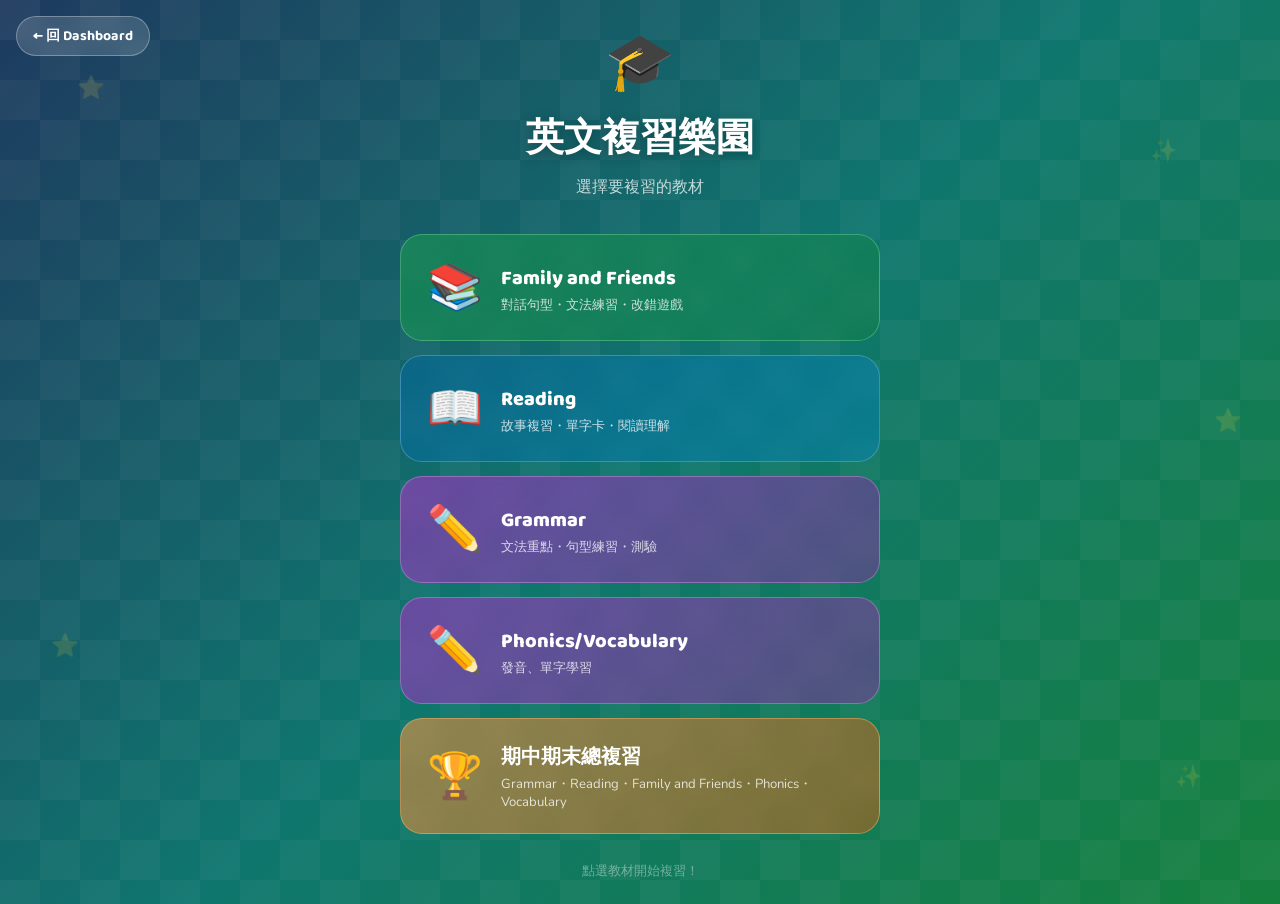
<file: index.html>
<!DOCTYPE html>
<html lang="zh-TW">
<head>
<meta charset="UTF-8">
<meta name="viewport" content="width=device-width, initial-scale=1.0">
<title>英文複習樂園</title>
<style>
@import url('https://fonts.googleapis.com/css2?family=Nunito:wght@400;700;900&family=Baloo+2:wght@700;800&display=swap');
*{margin:0;padding:0;box-sizing:border-box}
body{
  font-family:'Nunito',sans-serif;
  min-height:100vh;
  background:linear-gradient(135deg,#1e3a5f 0%,#0f766e 50%,#15803d 100%);
  display:flex;flex-direction:column;align-items:center;justify-content:center;
  padding:24px 16px;overflow-x:hidden;overflow-y:auto;position:relative;
}
body::before{
  content:'';position:absolute;inset:0;
  background:url("data:image/svg+xml,%3Csvg width='80' height='80' viewBox='0 0 80 80' xmlns='http://www.w3.org/2000/svg'%3E%3Cg fill='%23ffffff' fill-opacity='0.04'%3E%3Cpath d='M0 0h40v40H0zm40 40h40v40H40z'/%3E%3C/g%3E%3C/svg%3E");
}
/* Floating stars */
.star{position:fixed;color:rgba(255,255,255,.15);font-size:1.4em;animation:twinkle 4s ease-in-out infinite;pointer-events:none}
@keyframes twinkle{0%,100%{opacity:.1;transform:scale(1)}50%{opacity:.4;transform:scale(1.3)}}

.container{position:relative;z-index:1;width:100%;max-width:480px;text-align:center}
.logo{font-size:3.5em;margin-bottom:8px;animation:bounce .8s ease}
@keyframes bounce{0%{transform:scale(0)}70%{transform:scale(1.15)}100%{transform:scale(1)}}
h1{font-family:'Baloo 2',cursive;font-size:2.4em;color:white;text-shadow:0 3px 12px rgba(0,0,0,.3);margin-bottom:6px}
.sub{color:rgba(255,255,255,.75);font-size:.97em;margin-bottom:36px}

.cards{display:flex;flex-direction:column;gap:14px}
.card{
  background:rgba(255,255,255,.12);
  backdrop-filter:blur(10px);
  border:1.5px solid rgba(255,255,255,.25);
  border-radius:22px;padding:22px 26px;
  cursor:pointer;text-decoration:none;
  display:flex;align-items:center;gap:18px;
  transition:transform .25s,background .25s,box-shadow .25s;
  color:white;
}
.card:hover{
  transform:translateY(-4px) scale(1.02);
  background:rgba(255,255,255,.22);
  box-shadow:0 12px 32px rgba(0,0,0,.25);
}
.card .ci{font-size:2.8em;flex-shrink:0}
.card .ct{text-align:left}
.card .cn{font-family:'Baloo 2',cursive;font-size:1.25em;font-weight:800}
.card .cd{font-size:.82em;opacity:.78;margin-top:2px}

.ff-card{background:linear-gradient(135deg,rgba(22,163,74,.5),rgba(21,128,61,.4));border-color:rgba(134,239,172,.35)}
.ff-card:hover{background:linear-gradient(135deg,rgba(22,163,74,.7),rgba(21,128,61,.6))}
.rd-card{background:linear-gradient(135deg,rgba(3,105,161,.5),rgba(2,132,199,.4));border-color:rgba(147,197,253,.35)}
.rd-card:hover{background:linear-gradient(135deg,rgba(3,105,161,.7),rgba(2,132,199,.6))}
.gr-card{background:linear-gradient(135deg,rgba(192,38,211,.5),rgba(162,28,175,.4));border-color:rgba(240,171,252,.35)}
.gr-card:hover{background:linear-gradient(135deg,rgba(192,38,211,.7),rgba(162,28,175,.6))}
.mt-card{background:linear-gradient(135deg,rgba(251,146,60,.55),rgba(234,88,12,.45));border-color:rgba(253,186,116,.45)}
.mt-card:hover{background:linear-gradient(135deg,rgba(251,146,60,.75),rgba(234,88,12,.65))}
.mt-card .cn{display:flex;align-items:center;gap:6px}

.footer{margin-top:28px;color:rgba(255,255,255,.4);font-size:.8em}
.dashboard-link{position:fixed;top:16px;left:16px;background:rgba(255,255,255,.15);color:white;border:1.5px solid rgba(255,255,255,.3);border-radius:20px;padding:8px 16px;font-family:'Baloo 2',cursive;font-size:.88em;font-weight:700;cursor:pointer;text-decoration:none;backdrop-filter:blur(8px);z-index:20;transition:background .2s,transform .2s}
.dashboard-link:hover{background:rgba(255,255,255,.28);transform:translateX(-2px)}
</style>
</head>
<body>
<a class="dashboard-link" href="https://603530013.github.io/game_dashboard/">← 回 Dashboard</a>
<span class="star" style="top:8%;left:6%;animation-delay:0s">⭐</span>
<span class="star" style="top:15%;right:8%;animation-delay:.8s">✨</span>
<span class="star" style="top:70%;left:4%;animation-delay:1.6s">⭐</span>
<span class="star" style="bottom:12%;right:6%;animation-delay:.4s">✨</span>
<span class="star" style="top:45%;right:3%;animation-delay:2s">⭐</span>

<div class="container">
  <div class="logo">🎓</div>
  <h1>英文複習樂園</h1>
  <p class="sub">選擇要複習的教材</p>

  <div class="cards">
    <a class="card ff-card" href="ff-review.html">
      <span class="ci">📚</span>
      <div class="ct">
        <div class="cn">Family and Friends</div>
        <div class="cd">對話句型・文法練習・改錯遊戲</div>
      </div>
    </a>
    <a class="card rd-card" href="reading-review.html">
      <span class="ci">📖</span>
      <div class="ct">
        <div class="cn">Reading</div>
        <div class="cd">故事複習・單字卡・閱讀理解</div>
      </div>
    </a>
    <a class="card gr-card" href="grammar-review.html">
      <span class="ci">✏️</span>
      <div class="ct">
        <div class="cn">Grammar</div>
        <div class="cd">文法重點・句型練習・測驗</div>
      </div>
    </a>
    <a class="card gr-card" href="words.html">
      <span class="ci">✏️</span>
      <div class="ct">
        <div class="cn">Phonics/Vocabulary</div>
        <div class="cd">發音、單字學習</div>
      </div>
    </a>
    <a class="card mt-card" href="midterm-review.html">
      <span class="ci">🏆</span>
      <div class="ct">
        <div class="cn">期中期末總複習</div>
        <div class="cd">Grammar・Reading・Family and Friends・Phonics・Vocabulary</div>
      </div>
    </a>
  </div>

  <p class="footer">點選教材開始複習！</p>
</div>
</body>
</html>
</file>
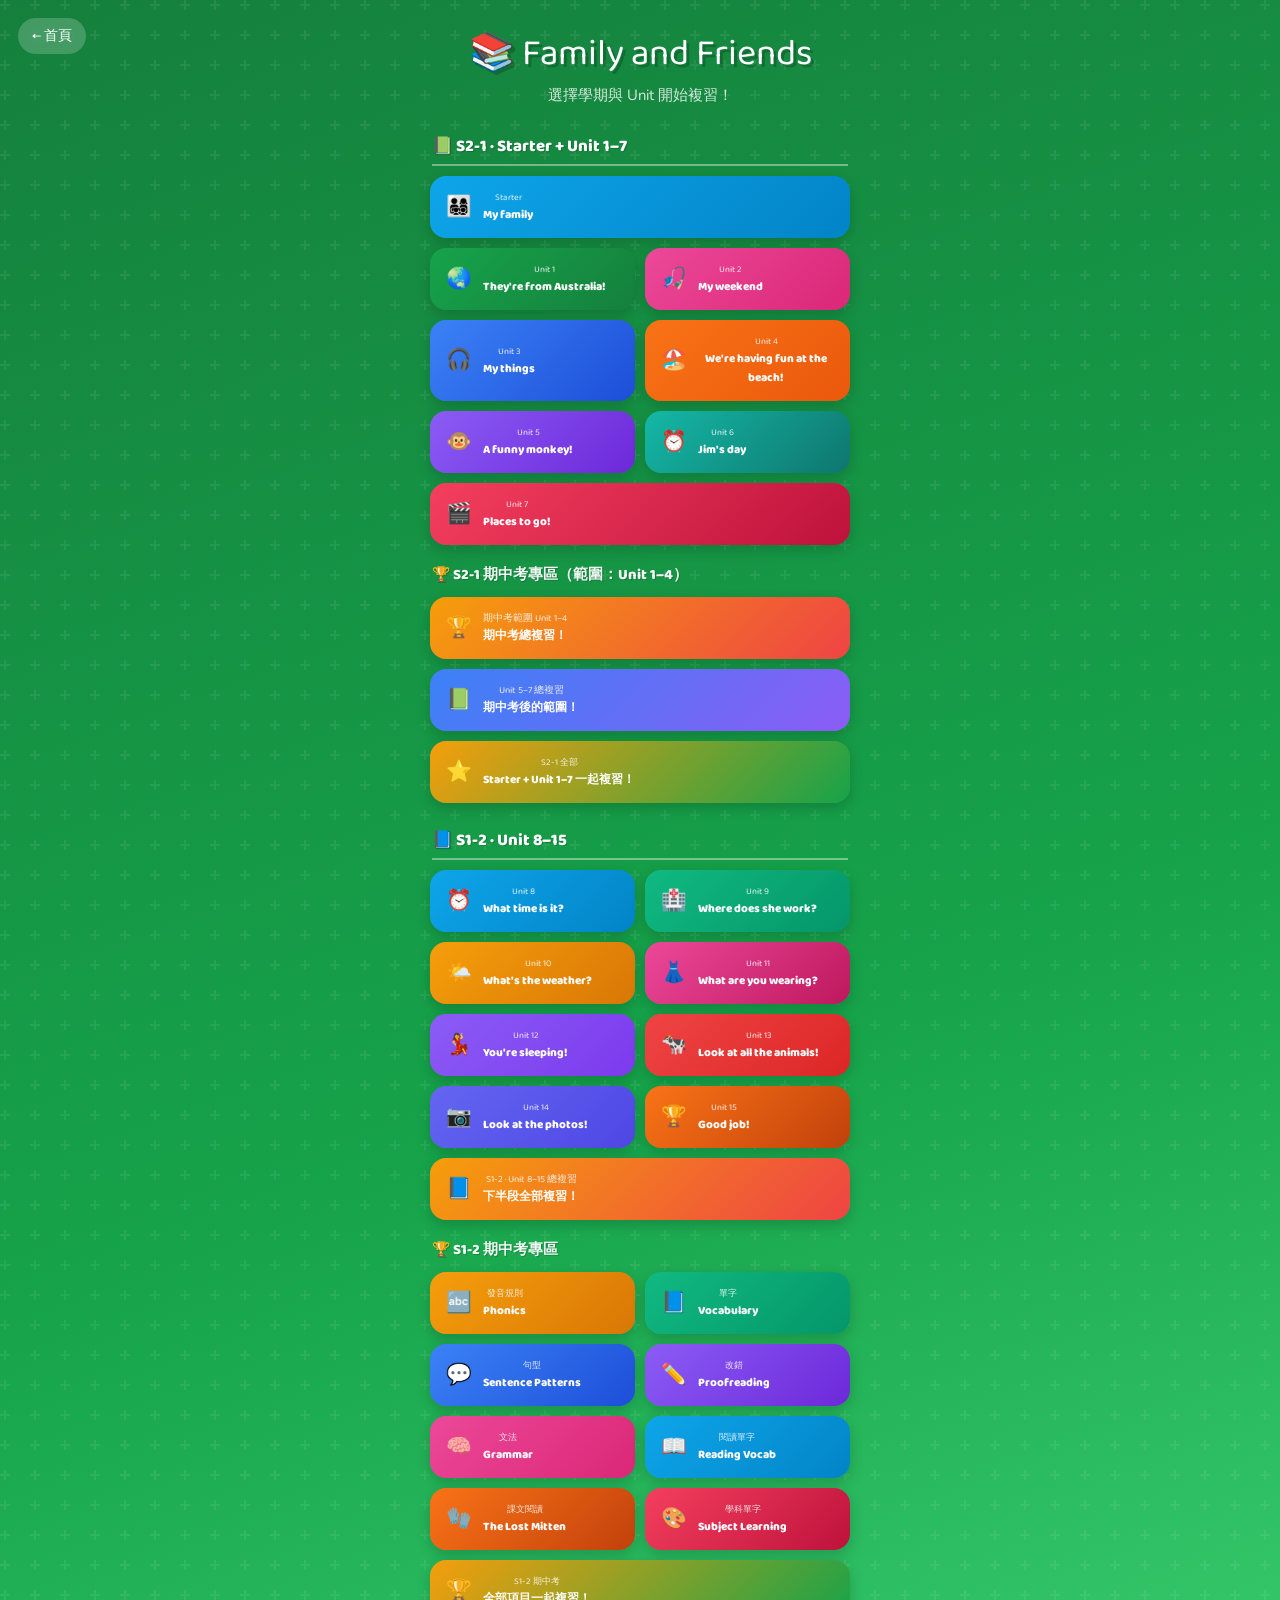
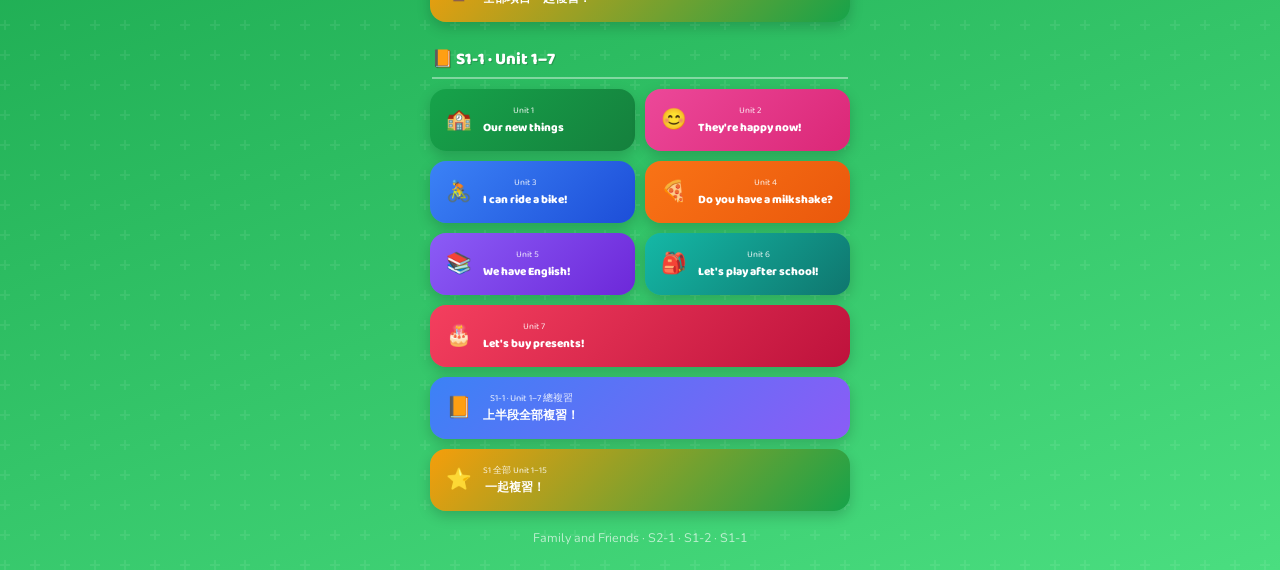
<file: ff-review.html>
﻿<!DOCTYPE html>
<html lang="zh-TW">
<head>
<meta charset="UTF-8">
<meta name="viewport" content="width=device-width, initial-scale=1.0">
<title>Family and Friends 複習</title>
<style>
@import url('https://fonts.googleapis.com/css2?family=Nunito:wght@400;700;900&family=Baloo+2:wght@700;800&display=swap');
:root{
  --green:#16a34a;--gl:#f0fdf4;--gd:#14532d;--gm:#dcfce7;
  --dark:#1e293b;--gray:#64748b;--sun:#fbbf24;
  --ok:#22c55e;--err:#ef4444;--teal:#14b8a6;
}
*{margin:0;padding:0;box-sizing:border-box}
body{font-family:'Nunito',sans-serif;min-height:100vh;overflow-x:hidden;background:linear-gradient(180deg,#f0fdf4 0%,#dcfce7 100%)}

/* ── LANDING ── */
#landing{min-height:100vh;background:linear-gradient(160deg,#15803d 0%,#16a34a 50%,#4ade80 100%);
  display:flex;flex-direction:column;align-items:center;justify-content:center;
  padding:24px 16px;position:relative;overflow:hidden}
#landing::before{content:'';position:absolute;inset:0;
  background:url("data:image/svg+xml,%3Csvg width='60' height='60' viewBox='0 0 60 60' xmlns='http://www.w3.org/2000/svg'%3E%3Cg fill='%23ffffff' fill-opacity='0.07'%3E%3Cpath d='M36 34v-4h-2v4h-4v2h4v4h2v-4h4v-2h-4zm0-30V0h-2v4h-4v2h4v4h2V6h4V4h-4zM6 34v-4H4v4H0v2h4v4h2v-4h4v-2H6zM6 4V0H4v4H0v2h4v4h2V6h4V4H6z'/%3E%3C/g%3E%3C/svg%3E")}
.ltitle{font-family:'Baloo 2',cursive;font-size:2.3em;color:white;text-shadow:3px 3px 0 rgba(0,0,0,.2);text-align:center;margin-bottom:2px;position:relative}
.lsub{color:rgba(255,255,255,.82);font-size:.93em;margin-bottom:28px;text-align:center;position:relative}
.home-link{position:absolute;top:18px;left:18px;background:rgba(255,255,255,.2);color:white;border:none;border-radius:20px;padding:7px 14px;font-family:'Baloo 2',cursive;font-size:.85em;cursor:pointer;text-decoration:none;backdrop-filter:blur(4px)}
.home-link:hover{background:rgba(255,255,255,.35)}

/* Unit grid */
.ugrid{display:grid;grid-template-columns:1fr 1fr;gap:10px;width:100%;max-width:420px;position:relative}
.ugrid-full{grid-column:1/-1}
.ubtn{border:none;border-radius:16px;padding:14px 16px;cursor:pointer;font-family:'Baloo 2',cursive;
  display:flex;align-items:center;gap:11px;transition:transform .2s,box-shadow .2s;
  box-shadow:0 5px 14px rgba(0,0,0,.18);color:white}
.ubtn:hover{transform:translateY(-3px) scale(1.02);box-shadow:0 9px 22px rgba(0,0,0,.26)}
.ubtn .icon{font-size:1.55em}
.ubtn .un{font-size:.68em;opacity:.85}
.ubtn .uname{font-size:.88em;font-weight:800}
.u-ff1{background:linear-gradient(135deg,#16a34a,#15803d)}
.u-ff2{background:linear-gradient(135deg,#ec4899,#db2777)}
.u-ff3{background:linear-gradient(135deg,#3b82f6,#1d4ed8)}
.u-ff4{background:linear-gradient(135deg,#f97316,#ea580c)}
.u-ff5{background:linear-gradient(135deg,#8b5cf6,#6d28d9)}
.u-ff6{background:linear-gradient(135deg,#14b8a6,#0f766e)}
.u-ff7{background:linear-gradient(135deg,#f43f5e,#be123c)}
.u-all{background:linear-gradient(135deg,#f59e0b,#16a34a)}
.u-g1{background:linear-gradient(135deg,#3b82f6,#8b5cf6);grid-column:1/-1;text-align:center;color:white}
.u-g2{background:linear-gradient(135deg,#f59e0b,#ef4444);grid-column:1/-1;text-align:center;color:white}
.u-g1 .un,.u-g2 .un{opacity:.85;font-size:.72em}
.u-g1 .uname,.u-g2 .uname{font-size:.9em;font-weight:800}
.u-ff8{background:linear-gradient(135deg,#0ea5e9,#0284c7)}
.u-ff9{background:linear-gradient(135deg,#10b981,#059669)}
.u-ff10{background:linear-gradient(135deg,#f59e0b,#d97706)}
.u-ff11{background:linear-gradient(135deg,#ec4899,#be185d)}
.u-ff12{background:linear-gradient(135deg,#8b5cf6,#7c3aed)}
.u-ff13{background:linear-gradient(135deg,#ef4444,#dc2626)}
.u-ff14{background:linear-gradient(135deg,#6366f1,#4f46e5)}
.u-ff15{background:linear-gradient(135deg,#f97316,#c2410c)}
.sem-title{grid-column:1/-1;color:white;font-family:'Baloo 2',cursive;font-size:1.05em;font-weight:800;margin:14px 2px 0;padding-bottom:4px;border-bottom:2px solid rgba(255,255,255,.4);text-shadow:1px 1px 0 rgba(0,0,0,.18);position:relative}
.sem-title:first-child{margin-top:0}
.sub-title{grid-column:1/-1;color:rgba(255,255,255,.95);font-family:'Baloo 2',cursive;font-size:.92em;font-weight:800;margin:8px 2px 0;text-shadow:1px 1px 0 rgba(0,0,0,.18);position:relative}
.tp{background:var(--gl);border-left:4px solid var(--green);padding:10px 14px;border-radius:10px;margin-bottom:7px;font-size:.93em;line-height:1.7;color:var(--dark)}
.tp a{color:var(--green);font-weight:700}
.story-box{background:#fffbeb;border:2px solid #fde68a;border-radius:14px;padding:14px;line-height:1.9;font-size:.95em;color:var(--dark);margin-top:8px}
.landing-note{color:rgba(255,255,255,.65);font-size:.78em;margin-top:18px;text-align:center;position:relative}

/* ── APP ── */
#app{display:none;max-width:820px;margin:0 auto;padding:13px}
.aheader{display:flex;align-items:center;gap:9px;margin-bottom:14px;flex-wrap:wrap}
.backbtn{background:white;border:none;border-radius:50%;width:38px;height:38px;font-size:1.1em;
  cursor:pointer;box-shadow:0 3px 9px rgba(0,0,0,.12);display:flex;align-items:center;justify-content:center;transition:transform .2s}
.backbtn:hover{transform:scale(1.1)}
.atitle{font-family:'Baloo 2',cursive;font-size:1.3em;color:var(--dark)}
.abadge{background:var(--green);color:white;padding:3px 10px;border-radius:11px;font-size:.74em;font-weight:700;font-family:'Baloo 2',cursive}

/* Tabs */
.tabs{display:flex;gap:5px;justify-content:center;margin-bottom:14px;flex-wrap:wrap}
.tab{background:rgba(255,255,255,.7);border:2.5px solid white;border-radius:18px;padding:7px 14px;
  font-family:'Baloo 2',cursive;font-size:.88em;font-weight:700;cursor:pointer;transition:all .22s;color:var(--dark)}
.tab.active{background:white;transform:translateY(-2px);box-shadow:0 4px 11px rgba(0,0,0,.11);color:var(--green);border-color:var(--green)}

/* Card */
.card{background:rgba(255,255,255,.93);border-radius:19px;padding:18px;margin-bottom:14px;box-shadow:0 5px 18px rgba(0,0,0,.09);animation:sup .38s ease}
@keyframes sup{from{transform:translateY(18px);opacity:0}to{transform:translateY(0);opacity:1}}
.card h2{font-family:'Baloo 2',cursive;font-size:1.2em;color:var(--dark);margin-bottom:12px}
.card h3{font-family:'Baloo 2',cursive;font-size:1em;color:var(--gd);margin:14px 0 8px}

/* Pill label */
.pill{font-family:'Baloo 2',cursive;font-size:.9em;padding:4px 12px;border-radius:11px;
  display:inline-block;margin-bottom:8px;font-weight:800;background:var(--gl);color:var(--gd)}
.pill-gold{background:#fef9c3;color:#854d0e}
.pill-blue{background:#eff6ff;color:#1e40af}

/* Grammar table */
.gtable{width:100%;border-collapse:collapse;font-size:.88em;border-radius:12px;overflow:hidden;margin-bottom:10px}
.gtable thead tr{background:var(--green);color:white}
.gtable th{padding:8px 10px;font-family:'Baloo 2',cursive;text-align:left}
.gtable tbody tr:nth-child(odd){background:var(--gl)}
.gtable tbody tr:nth-child(even){background:white}
.gtable td{padding:7px 10px;color:var(--dark)}
.gtable .en{font-weight:700;color:var(--gd)}
.gtable .zh{color:var(--gray);font-size:.88em}
.gtable .note{font-size:.8em;color:#94a3b8}

/* Dialogue box */
.dialogue{display:flex;flex-direction:column;gap:8px;margin:8px 0}
.dbubble{display:flex;align-items:flex-start;gap:9px}
.dbubble.right{flex-direction:row-reverse}
.davatar{width:32px;height:32px;border-radius:50%;flex-shrink:0;display:flex;align-items:center;justify-content:center;font-size:1.3em}
.dtext{background:#f1f5f9;border-radius:14px;padding:9px 13px;font-size:.92em;color:var(--dark);max-width:85%;line-height:1.5}
.dbubble.right .dtext{background:var(--gl);color:var(--gd)}
.dtext b{color:var(--green)}
.dname{font-size:.72em;color:#94a3b8;margin-bottom:2px}

/* Key points list */
.kp-list{list-style:none;display:flex;flex-direction:column;gap:7px}
.kp-list li{display:flex;align-items:flex-start;gap:9px;padding:9px 12px;
  border-radius:11px;background:var(--gl);border-left:4px solid var(--green);font-size:.92em}
.kp-list li .en{font-weight:700;color:var(--dark)}
.kp-list li .zh{font-size:.85em;color:var(--gray);margin-top:2px}
.kp-list .num{background:var(--green);color:white;font-family:'Baloo 2',cursive;
  font-weight:800;font-size:.9em;min-width:24px;height:24px;border-radius:50%;
  display:flex;align-items:center;justify-content:center;flex-shrink:0}

/* ── GAMES ── */
.gsel-grid{display:flex;flex-direction:column;gap:9px}
.gsbtn{border:none;border-radius:13px;padding:13px 15px;font-family:'Baloo 2',cursive;
  font-size:.95em;font-weight:700;cursor:pointer;text-align:left;color:white;
  transition:transform .2s,box-shadow .2s;box-shadow:0 4px 10px rgba(0,0,0,.13)}
.gsbtn:hover{transform:translateY(-2px);box-shadow:0 7px 14px rgba(0,0,0,.2)}
.gsb1{background:linear-gradient(135deg,#16a34a,#0d9488)}
.gsb2{background:linear-gradient(135deg,#f59e0b,#ef4444)}
.gsb3{background:linear-gradient(135deg,#8b5cf6,#ec4899)}
.gamesec{display:none}.gamesec.active{display:block}

/* --- GAME 1: FILL IN THE BLANK --- */
.sentence-group{margin-bottom:18px}
.sentence-group .sg-title{font-family:'Baloo 2',cursive;font-size:.88em;color:var(--gray);
  margin-bottom:7px;padding:3px 10px;background:#f8fafc;border-radius:8px;display:inline-block}
.fill-sentence{background:#f8f9ff;border:2px solid #e0e8ff;border-radius:12px;
  padding:13px 15px;margin-bottom:8px;font-size:1em;line-height:2.4;color:var(--dark)}
.hint-tag{display:inline-block;background:#fef3c7;color:#92400e;border-radius:10px;
  padding:2px 9px;font-size:.78em;font-weight:700;margin-right:6px;
  font-family:'Baloo 2',cursive;border:1.5px solid #fde68a;vertical-align:middle}
.hint-tag.near{background:#dbeafe;color:#1e40af;border-color:#93c5fd}
.hint-tag.far{background:#fce7f3;color:#9f1239;border-color:#fbcfe8}
.blank{display:inline-block;min-width:80px;border-bottom:3px solid var(--sun);
  text-align:center;padding:0 6px;border-radius:4px 4px 0 0;cursor:pointer;
  font-family:'Baloo 2',cursive;font-weight:700;font-size:.95em;
  background:rgba(251,191,36,.08);transition:all .2s;vertical-align:middle}
.blank.active{background:#fef9c3;border-color:var(--green);box-shadow:0 2px 8px rgba(22,163,74,.2)}
.blank.correct{background:#dcfce7;border-color:var(--ok);color:var(--gd)}
.blank.wrong{background:#fee2e2;border-color:var(--err);color:#991b1b}
.word-bank{display:flex;flex-wrap:wrap;gap:7px;padding:12px;background:#f8fafc;
  border-radius:12px;border:2px dashed #d1fae5;margin-top:10px}
.wb-chip{background:var(--green);color:white;border:none;border-radius:20px;
  padding:6px 16px;font-family:'Baloo 2',cursive;font-weight:700;font-size:.9em;
  cursor:pointer;transition:all .18s;box-shadow:0 2px 6px rgba(22,163,74,.3)}
.wb-chip:hover{background:var(--gd);transform:scale(1.05)}
.wb-chip.used{opacity:.32;pointer-events:none;background:#94a3b8}
.blank.filled{background:#e0f2fe;border-color:#38bdf8;color:#075985}
.btn:disabled{opacity:.45;cursor:not-allowed;transform:none}
.wb-label{font-size:.8em;color:var(--gray);font-weight:700;width:100%;margin-bottom:2px}

/* --- GAME 2: ERROR CORRECTION --- */
.error-sentence{background:#fff;border:2px solid #fde68a;border-radius:12px;padding:14px 16px;margin-bottom:10px}
.error-sentence .es-top{font-size:.88em;color:var(--gray);margin-bottom:8px;font-weight:700}
.error-sentence .es-sentence{font-size:1.05em;color:var(--dark);font-weight:600;line-height:1.8;margin-bottom:10px;letter-spacing:.02em}
.error-sentence .es-sentence .err-word{
  display:inline-block;border-bottom:3px dotted #f59e0b;color:#92400e;cursor:pointer;
  border-radius:4px;padding:0 2px;transition:background .2s;position:relative}
.error-sentence .es-sentence .err-word:hover{background:#fef9c3}
.err-inputs{display:flex;flex-wrap:wrap;gap:8px;margin-top:6px}
.err-field{display:flex;align-items:center;gap:6px}
.err-field label{font-size:.8em;color:var(--gray);font-weight:700;white-space:nowrap}
.err-input{border:2px solid #e2e8f0;border-radius:8px;padding:5px 10px;
  font-family:'Baloo 2',cursive;font-size:.9em;font-weight:700;
  color:var(--dark);width:130px;outline:none;transition:border .2s}
.err-input:focus{border-color:var(--green)}
.err-input.correct{background:#dcfce7;border-color:var(--ok);color:var(--gd)}
.err-input.wrong{background:#fee2e2;border-color:var(--err);color:#991b1b}
.err-answer-reveal{font-size:.83em;color:var(--ok);font-weight:700;margin-top:6px;display:none}

/* --- GAME 3: QUIZ --- */
.quiz-item{background:#fafafa;border-radius:13px;padding:13px;margin-bottom:10px;border-left:5px solid var(--green)}
.qi-q{font-weight:700;font-size:.95em;color:var(--dark);margin-bottom:8px}
.qi-opts{display:flex;flex-direction:column;gap:6px}
.qi-opt{padding:8px 13px;border-radius:10px;border:2px solid #e2e8f0;background:white;
  cursor:pointer;font-weight:700;transition:all .18s;text-align:left;
  font-family:'Nunito',sans-serif;font-size:.88em}
.qi-opt:hover{border-color:var(--green);background:var(--gl)}
.qi-opt.cor{background:#dcfce7;border-color:var(--ok)}
.qi-opt.wrg{background:#fee2e2;border-color:var(--err)}

/* Shared */
.btn{display:inline-block;padding:9px 18px;border-radius:17px;font-family:'Baloo 2',cursive;
  font-weight:700;font-size:.9em;cursor:pointer;border:none;transition:all .22s;margin:3px}
.bg{background:var(--green);color:white}.bg:hover{transform:translateY(-2px)}
.bp{background:#8b5cf6;color:white}.bp:hover{transform:translateY(-2px)}
.br{background:#e2e8f0;color:var(--dark)}.br:hover{background:#cbd5e1}
.bt{background:var(--teal);color:white}.bt:hover{transform:translateY(-2px)}
.sboard{text-align:center;padding:12px;border-radius:12px;margin-top:11px;
  background:linear-gradient(135deg,#f0fdf4,#dcfce7);font-family:'Baloo 2',cursive}
.snum{font-size:1.7em;font-weight:800;color:var(--green)}.stars{font-size:1.5em}

/* Popup */
.pov{display:none;position:fixed;inset:0;background:rgba(0,0,0,.44);z-index:999;align-items:center;justify-content:center}
.pov.show{display:flex}
.pop{background:white;border-radius:20px;padding:26px;text-align:center;max-width:275px;width:90%;
  animation:pin .3s ease;box-shadow:0 12px 34px rgba(0,0,0,.2)}
@keyframes pin{from{transform:scale(.5);opacity:0}70%{transform:scale(1.07)}to{transform:scale(1);opacity:1}}
.pop .be{font-size:3.3em;margin-bottom:8px}
.pop h3{font-family:'Baloo 2',cursive;font-size:1.38em;color:var(--dark)}
.pop p{color:#888;margin-top:4px;font-size:.9em}

.sec{display:none}.sec.active{display:block}
@media(max-width:500px){.ltitle{font-size:1.85em}.ugrid{grid-template-columns:1fr}}
</style>
</head>
<body>

<!-- LANDING -->
<div id="landing">
  <a class="home-link" href="index.html">← 首頁</a>
  <div class="ltitle">📚 Family and Friends</div>
  <div class="lsub">選擇學期與 Unit 開始複習！</div>
  <div class="ugrid">
    <div class="sem-title">📗 S2-1 · Starter + Unit 1–7</div>
    <button class="ubtn u-ff8 ugrid-full" onclick="enter('s2st')">
      <span class="icon">👨‍👩‍👧‍👦</span>
      <div><div class="un">Starter</div><div class="uname">My family</div></div>
    </button>
    <button class="ubtn u-ff1" onclick="enter('s2u1')">
      <span class="icon">🌏</span>
      <div><div class="un">Unit 1</div><div class="uname">They're from Australia!</div></div>
    </button>
    <button class="ubtn u-ff2" onclick="enter('s2u2')">
      <span class="icon">🎣</span>
      <div><div class="un">Unit 2</div><div class="uname">My weekend</div></div>
    </button>
    <button class="ubtn u-ff3" onclick="enter('s2u3')">
      <span class="icon">🎧</span>
      <div><div class="un">Unit 3</div><div class="uname">My things</div></div>
    </button>
    <button class="ubtn u-ff4" onclick="enter('s2u4')">
      <span class="icon">🏖️</span>
      <div><div class="un">Unit 4</div><div class="uname">We're having fun at the beach!</div></div>
    </button>
    <button class="ubtn u-ff5" onclick="enter('s2u5')">
      <span class="icon">🐵</span>
      <div><div class="un">Unit 5</div><div class="uname">A funny monkey!</div></div>
    </button>
    <button class="ubtn u-ff6" onclick="enter('s2u6')">
      <span class="icon">⏰</span>
      <div><div class="un">Unit 6</div><div class="uname">Jim's day</div></div>
    </button>
    <button class="ubtn u-ff7 ugrid-full" onclick="enter('s2u7')">
      <span class="icon">🎬</span>
      <div><div class="un">Unit 7</div><div class="uname">Places to go!</div></div>
    </button>
    <div class="sub-title">🏆 S2-1 期中考專區（範圍：Unit 1–4）</div>
    <button class="ubtn u-g2 ugrid-full" onclick="enterGroup('s2mid',['s2u1','s2u2','s2u3','s2u4'],'🏆 S2-1 期中考 U1~4 總複習','S2-1 期中考')">
      <span class="icon">🏆</span>
      <div><div class="un">期中考範圍 Unit 1–4</div><div class="uname">期中考總複習！</div></div>
    </button>
    <button class="ubtn u-g1 ugrid-full" onclick="enterGroup('s2late',['s2u5','s2u6','s2u7'],'📗 S2-1 U5~7 總複習','S2-1 U5~7')">
      <span class="icon">📗</span>
      <div><div class="un">Unit 5–7 總複習</div><div class="uname">期中考後的範圍！</div></div>
    </button>
    <button class="ubtn u-all ugrid-full" onclick="enterGroup('s2all',['s2st','s2u1','s2u2','s2u3','s2u4','s2u5','s2u6','s2u7'],'⭐ S2-1 全部複習','S2-1 全部')">
      <span class="icon">⭐</span>
      <div><div class="un">S2-1 全部</div><div class="uname">Starter + Unit 1–7 一起複習！</div></div>
    </button>
    <div class="sem-title">📘 S1-2 · Unit 8–15</div>
    <button class="ubtn u-ff8" onclick="enter('ff8')">
      <span class="icon">⏰</span>
      <div><div class="un">Unit 8</div><div class="uname">What time is it?</div></div>
    </button>
    <button class="ubtn u-ff9" onclick="enter('ff9')">
      <span class="icon">🏥</span>
      <div><div class="un">Unit 9</div><div class="uname">Where does she work?</div></div>
    </button>
    <button class="ubtn u-ff10" onclick="enter('ff10')">
      <span class="icon">🌤️</span>
      <div><div class="un">Unit 10</div><div class="uname">What's the weather?</div></div>
    </button>
    <button class="ubtn u-ff11" onclick="enter('ff11')">
      <span class="icon">👗</span>
      <div><div class="un">Unit 11</div><div class="uname">What are you wearing?</div></div>
    </button>
    <button class="ubtn u-ff12" onclick="enter('ff12')">
      <span class="icon">💃</span>
      <div><div class="un">Unit 12</div><div class="uname">You're sleeping!</div></div>
    </button>
    <button class="ubtn u-ff13" onclick="enter('ff13')">
      <span class="icon">🐄</span>
      <div><div class="un">Unit 13</div><div class="uname">Look at all the animals!</div></div>
    </button>
    <button class="ubtn u-ff14" onclick="enter('ff14')">
      <span class="icon">📷</span>
      <div><div class="un">Unit 14</div><div class="uname">Look at the photos!</div></div>
    </button>
    <button class="ubtn u-ff15" onclick="enter('ff15')">
      <span class="icon">🏆</span>
      <div><div class="un">Unit 15</div><div class="uname">Good job!</div></div>
    </button>
    <button class="ubtn u-g2 ugrid-full" onclick="enterGroup('ff8to15',['ff8','ff9','ff10','ff11','ff12','ff13','ff14','ff15'],'📘 S1-2 U8~15 總複習','S1-2 U8~15')">
      <span class="icon">📘</span>
      <div><div class="un">S1-2 · Unit 8–15 總複習</div><div class="uname">下半段全部複習！</div></div>
    </button>
    <div class="sub-title">🏆 S1-2 期中考專區</div>
    <button class="ubtn u-ff10" onclick="enter('s1mphonics')">
      <span class="icon">🔤</span>
      <div><div class="un">發音規則</div><div class="uname">Phonics</div></div>
    </button>
    <button class="ubtn u-ff9" onclick="enter('s1mvocabulary')">
      <span class="icon">📘</span>
      <div><div class="un">單字</div><div class="uname">Vocabulary</div></div>
    </button>
    <button class="ubtn u-ff3" onclick="enter('s1msentences')">
      <span class="icon">💬</span>
      <div><div class="un">句型</div><div class="uname">Sentence Patterns</div></div>
    </button>
    <button class="ubtn u-ff5" onclick="enter('s1mproofreading')">
      <span class="icon">✏️</span>
      <div><div class="un">改錯</div><div class="uname">Proofreading</div></div>
    </button>
    <button class="ubtn u-ff2" onclick="enter('s1mgrammar')">
      <span class="icon">🧠</span>
      <div><div class="un">文法</div><div class="uname">Grammar</div></div>
    </button>
    <button class="ubtn u-ff8" onclick="enter('s1mreading')">
      <span class="icon">📖</span>
      <div><div class="un">閱讀單字</div><div class="uname">Reading Vocab</div></div>
    </button>
    <button class="ubtn u-ff15" onclick="enter('s1mstory')">
      <span class="icon">🧤</span>
      <div><div class="un">課文閱讀</div><div class="uname">The Lost Mitten</div></div>
    </button>
    <button class="ubtn u-ff7" onclick="enter('s1msubject')">
      <span class="icon">🎨</span>
      <div><div class="un">學科單字</div><div class="uname">Subject Learning</div></div>
    </button>
    <button class="ubtn u-all ugrid-full" onclick="enterGroup('s1mall',['s1mphonics','s1mvocabulary','s1msentences','s1mproofreading','s1mgrammar','s1mreading','s1mstory','s1msubject'],'🏆 S1-2 期中考 全部複習','S1-2 期中考')">
      <span class="icon">🏆</span>
      <div><div class="un">S1-2 期中考</div><div class="uname">全部項目一起複習！</div></div>
    </button>
    <div class="sem-title">📙 S1-1 · Unit 1–7</div>
    <button class="ubtn u-ff1" onclick="enter('ff1')">
      <span class="icon">🏫</span>
      <div><div class="un">Unit 1</div><div class="uname">Our new things</div></div>
    </button>
    <button class="ubtn u-ff2" onclick="enter('ff2')">
      <span class="icon">😊</span>
      <div><div class="un">Unit 2</div><div class="uname">They're happy now!</div></div>
    </button>
    <button class="ubtn u-ff3" onclick="enter('ff3')">
      <span class="icon">🚴</span>
      <div><div class="un">Unit 3</div><div class="uname">I can ride a bike!</div></div>
    </button>
    <button class="ubtn u-ff4" onclick="enter('ff4')">
      <span class="icon">🍕</span>
      <div><div class="un">Unit 4</div><div class="uname">Do you have a milkshake?</div></div>
    </button>
    <button class="ubtn u-ff5" onclick="enter('ff5')">
      <span class="icon">📚</span>
      <div><div class="un">Unit 5</div><div class="uname">We have English!</div></div>
    </button>
    <button class="ubtn u-ff6" onclick="enter('ff6')">
      <span class="icon">🎒</span>
      <div><div class="un">Unit 6</div><div class="uname">Let's play after school!</div></div>
    </button>
    <button class="ubtn u-ff7 ugrid-full" onclick="enter('ff7')">
      <span class="icon">🎂</span>
      <div><div class="un">Unit 7</div><div class="uname">Let's buy presents!</div></div>
    </button>
    <button class="ubtn u-g1 ugrid-full" onclick="enterGroup('ff1to7',['ff1','ff2','ff3','ff4','ff5','ff6','ff7'],'📙 S1-1 U1~7 總複習','S1-1 U1~7')">
      <span class="icon">📙</span>
      <div><div class="un">S1-1 · Unit 1–7 總複習</div><div class="uname">上半段全部複習！</div></div>
    </button>
    <button class="ubtn u-all ugrid-full" onclick="enterAll()">
      <span class="icon">⭐</span>
      <div><div class="un">S1 全部 Unit 1–15</div><div class="uname">一起複習！</div></div>
    </button>
  </div>
  <p class="landing-note">Family and Friends · S2-1 · S1-2 · S1-1</p>
</div>

<!-- APP -->
<div id="app">
  <div class="aheader">
    <button class="backbtn" onclick="goBack()">←</button>
    <div class="atitle" id="atitle">複習</div>
    <span class="abadge" id="abadge"></span>
  </div>
  <div class="tabs">
    <button class="tab active" onclick="stab('review',this)">📖 重點複習</button>
    <button class="tab" onclick="stab('games',this)">🎮 練習遊戲</button>
  </div>

  <!-- REVIEW TAB -->
  <div id="sec-review" class="sec active">

    <!-- Unit 1 -->
    <div id="rv-ff1" style="display:none">

      <!-- Grammar Point -->
      <div class="card">
        <h2>📐 文法重點：This / That / These / Those</h2>
        <div class="pill">近 vs 遠 · 單數 vs 複數</div>
        <table class="gtable">
          <thead><tr><th></th><th>單數（1個）</th><th>複數（2個以上）</th></tr></thead>
          <tbody>
            <tr>
              <td><b>近的（here）</b></td>
              <td><span class="en">This is</span> a computer.<br><span class="zh">這是一台電腦。</span></td>
              <td><span class="en">These are</span> tables.<br><span class="zh">這些是桌子。</span></td>
            </tr>
            <tr>
              <td><b>遠的（there）</b></td>
              <td><span class="en">That is</span> a board.<br><span class="zh">那是一個黑板。</span></td>
              <td><span class="en">Those are</span> coat hooks.<br><span class="zh">那些是衣鉤。</span></td>
            </tr>
          </tbody>
        </table>
        <div class="pill pill-gold" style="margin-top:6px">❗ 記住</div>
        <ul class="kp-list" style="margin-top:6px">
          <li><span class="num">1</span><div><div class="en">This / That + <b>is</b>（單數）</div><div class="zh">This is my book. / That is a pen.</div></div></li>
          <li><span class="num">2</span><div><div class="en">These / Those + <b>are</b>（複數）</div><div class="zh">These are chairs. / Those are bags.</div></div></li>
        </ul>
      </div>

      <!-- Story dialogue -->
      <div class="card">
        <h2>🎭 故事對話：Our new things</h2>
        <div class="pill">6 個場景</div>
        <div class="dialogue">
          <div class="dbubble">
            <div class="davatar">👩‍🏫</div>
            <div><div class="dname">Teacher</div>
            <div class="dtext">Look! <b>These are</b> your new tables and chairs.</div></div>
          </div>
          <div class="dbubble">
            <div class="davatar">👩‍🏫</div>
            <div><div class="dname">Teacher</div>
            <div class="dtext"><b>Those are</b> your new coat hooks.</div></div>
          </div>
          <div class="dbubble right">
            <div class="davatar">🧒</div>
            <div><div class="dname">Student</div>
            <div class="dtext">Animals! 🐾</div></div>
          </div>
          <div class="dbubble">
            <div class="davatar">👩‍🏫</div>
            <div><div class="dname">Teacher</div>
            <div class="dtext"><b>That is</b> our new board. And <b>this is</b> the new computer. Look!</div></div>
          </div>
          <div class="dbubble right">
            <div class="davatar">🧒</div>
            <div><div class="dname">Students</div>
            <div class="dtext">Wow! 😲</div></div>
          </div>
          <div class="dbubble">
            <div class="davatar">👩‍🏫</div>
            <div><div class="dname">Teacher</div>
            <div class="dtext">Do you like our new things?</div></div>
          </div>
          <div class="dbubble right">
            <div class="davatar">🧒</div>
            <div><div class="dname">Students</div>
            <div class="dtext"><b>Yes, we do!</b> 🙋</div></div>
          </div>
          <div class="dbubble">
            <div class="davatar">👩‍🏫</div>
            <div><div class="dname">Teacher</div>
            <div class="dtext">And is <b>this</b> a new teddy bear, Rosy?</div></div>
          </div>
          <div class="dbubble right">
            <div class="davatar">👧</div>
            <div><div class="dname">Rosy</div>
            <div class="dtext">No… <b>This is</b> my new pencil case. Look, new pencils and pens! ✏️</div></div>
          </div>
        </div>
      </div>

      <!-- Fluency Time -->
      <div class="card">
        <h2>💬 Fluency Time：Finding things</h2>
        <div class="pill pill-blue">找東西的對話</div>
        <div class="dialogue" style="margin-top:10px">
          <div class="dbubble right">
            <div class="davatar">👧</div>
            <div><div class="dname">Kate</div>
            <div class="dtext">Dad, <b>I can't find</b> my pencil case.</div></div>
          </div>
          <div class="dbubble">
            <div class="davatar">👨</div>
            <div><div class="dname">Dad</div>
            <div class="dtext">Look <b>under</b> your pillow.</div></div>
          </div>
          <div class="dbubble right">
            <div class="davatar">👧</div>
            <div><div class="dname">Kate</div>
            <div class="dtext"><b>It isn't there.</b></div></div>
          </div>
          <div class="dbubble">
            <div class="davatar">👨</div>
            <div><div class="dname">Dad</div>
            <div class="dtext"><b>Here it is.</b> It's <b>under</b> your bed.</div></div>
          </div>
          <div class="dbubble right">
            <div class="davatar">👧</div>
            <div><div class="dname">Kate</div>
            <div class="dtext">Thanks, Dad! 😊</div></div>
          </div>
        </div>
        <div class="pill" style="margin-top:10px">🔑 重要句型</div>
        <ul class="kp-list" style="margin-top:6px">
          <li><span class="num">A</span><div><div class="en">I can't find my ____.</div><div class="zh">我找不到我的___。</div></div></li>
          <li><span class="num">B</span><div><div class="en">Look under / in / on your ____.</div><div class="zh">看看你的___下面/裡面/上面。</div></div></li>
          <li><span class="num">C</span><div><div class="en">It isn't there. / Here it is.</div><div class="zh">那裡沒有。/ 在這裡！</div></div></li>
        </ul>
      </div>
    </div>

    <!-- Unit 2 -->
    <div id="rv-ff2" style="display:none">
      <div class="card">
        <h2>📐 文法重點：be 動詞 + 感覺</h2>
        <div class="pill">We're / They're · Are...? · 回答</div>
        <table class="gtable">
          <thead><tr><th>主詞</th><th>肯定</th><th>否定</th></tr></thead>
          <tbody>
            <tr><td><b>We</b></td><td><span class="en">We're hot.</span><br><span class="zh">我們很熱。</span></td><td><span class="en">We aren't hot.</span><br><span class="zh">我們不熱。</span></td></tr>
            <tr><td><b>They</b></td><td><span class="en">They're hungry.</span><br><span class="zh">他們很餓。</span></td><td><span class="en">They aren't hungry.</span><br><span class="zh">他們不餓。</span></td></tr>
          </tbody>
        </table>
        <div class="pill pill-gold" style="margin-top:6px">❓ 疑問句</div>
        <ul class="kp-list" style="margin-top:6px">
          <li><span class="num">?</span><div><div class="en">Are they happy?</div><div class="zh">他們開心嗎？</div></div></li>
          <li><span class="num">✓</span><div><div class="en">Yes, they are.</div><div class="zh">是的，他們開心。</div></div></li>
          <li><span class="num">✗</span><div><div class="en">No, they aren't.</div><div class="zh">不，他們不開心。</div></div></li>
        </ul>
      </div>
      <div class="card">
        <h2>🗂️ 單字：Feelings 感覺</h2>
        <div class="pill">6 個單字</div>
        <ul class="kp-list" style="margin-top:6px">
          <li><span class="num">🥵</span><div><div class="en">hot</div><div class="zh">熱的</div></div></li>
          <li><span class="num">🥶</span><div><div class="en">cold</div><div class="zh">冷的</div></div></li>
          <li><span class="num">🍽️</span><div><div class="en">hungry</div><div class="zh">餓的</div></div></li>
          <li><span class="num">💧</span><div><div class="en">thirsty</div><div class="zh">渴的</div></div></li>
          <li><span class="num">😀</span><div><div class="en">happy</div><div class="zh">開心的</div></div></li>
          <li><span class="num">😢</span><div><div class="en">sad</div><div class="zh">難過的</div></div></li>
        </ul>
      </div>
      <div class="card">
        <h2>🎭 故事對話：They're happy now!</h2>
        <div class="dialogue">
          <div class="dbubble"><div class="davatar">🧒</div><div><div class="dname">Jack</div><div class="dtext">Brrr… <b>We're cold!</b> 🥶</div></div></div>
          <div class="dbubble right"><div class="davatar">👧</div><div><div class="dname">Kate</div><div class="dtext">Let's play! <b>Are you</b> hungry?</div></div></div>
          <div class="dbubble"><div class="davatar">🧒</div><div><div class="dname">Jack</div><div class="dtext">Yes, <b>I am</b>. 🍎</div></div></div>
          <div class="dbubble right"><div class="davatar">👩</div><div><div class="dname">Mom</div><div class="dtext">Here you are. Now <b>are they happy?</b></div></div></div>
          <div class="dbubble"><div class="davatar">👨</div><div><div class="dname">Dad</div><div class="dtext">Yes! <b>They're happy now!</b> 🎉</div></div></div>
        </div>
      </div>
    </div>

    <!-- Unit 3 -->
    <div id="rv-ff3" style="display:none">
      <div class="card">
        <h2>📐 文法重點：can / can't</h2>
        <div class="pill">能力 ability</div>
        <table class="gtable">
          <thead><tr><th></th><th>肯定 (✓ 會)</th><th>否定 (✗ 不會)</th></tr></thead>
          <tbody>
            <tr><td><b>I / You / He / She</b></td><td><span class="en">I can skate.</span><br><span class="zh">我會溜冰。</span></td><td><span class="en">I can't skateboard.</span><br><span class="zh">我不會玩滑板。</span></td></tr>
          </tbody>
        </table>
        <div class="pill pill-gold" style="margin-top:6px">❓ 疑問句</div>
        <ul class="kp-list" style="margin-top:6px">
          <li><span class="num">?</span><div><div class="en">Can you ride a bike?</div><div class="zh">你會騎腳踏車嗎？</div></div></li>
          <li><span class="num">✓</span><div><div class="en">Yes, I can.</div><div class="zh">會！</div></div></li>
          <li><span class="num">✗</span><div><div class="en">No, I can't.</div><div class="zh">不會。</div></div></li>
        </ul>
      </div>
      <div class="card">
        <h2>🗂️ 單字：Sports 運動</h2>
        <ul class="kp-list" style="margin-top:6px">
          <li><span class="num">🚴</span><div><div class="en">ride a bike</div><div class="zh">騎腳踏車</div></div></li>
          <li><span class="num">🐴</span><div><div class="en">ride a horse</div><div class="zh">騎馬</div></div></li>
          <li><span class="num">⛸️</span><div><div class="en">skate</div><div class="zh">溜冰</div></div></li>
          <li><span class="num">🛹</span><div><div class="en">skateboard</div><div class="zh">玩滑板</div></div></li>
          <li><span class="num">🎾</span><div><div class="en">play tennis</div><div class="zh">打網球</div></div></li>
          <li><span class="num">⚽</span><div><div class="en">play soccer</div><div class="zh">踢足球</div></div></li>
        </ul>
      </div>
      <div class="card">
        <h2>💬 Fluency Time：位置</h2>
        <div class="pill pill-blue">介系詞 prepositions</div>
        <ul class="kp-list" style="margin-top:6px">
          <li><span class="num">🔙</span><div><div class="en">behind</div><div class="zh">在…後面</div></div></li>
          <li><span class="num">⏩</span><div><div class="en">in front of</div><div class="zh">在…前面</div></div></li>
          <li><span class="num">↔️</span><div><div class="en">next to</div><div class="zh">在…旁邊</div></div></li>
          <li><span class="num">⬌</span><div><div class="en">between</div><div class="zh">在…之間</div></div></li>
        </ul>
      </div>
    </div>

    <!-- Unit 4 -->
    <div id="rv-ff4" style="display:none">
      <div class="card">
        <h2>📐 文法重點：Do / Does + have</h2>
        <div class="pill">問 & 答</div>
        <table class="gtable">
          <thead><tr><th>主詞</th><th>問句</th><th>回答</th></tr></thead>
          <tbody>
            <tr><td><b>I / you</b></td><td><span class="en">Do you have a pizza?</span></td><td><span class="en">Yes, I do. / No, I don't.</span></td></tr>
            <tr><td><b>he / she</b></td><td><span class="en">Does she have fries?</span></td><td><span class="en">Yes, she does. / No, she doesn't.</span></td></tr>
          </tbody>
        </table>
        <div class="pill pill-gold" style="margin-top:6px">❗ 記住</div>
        <ul class="kp-list" style="margin-top:6px">
          <li><span class="num">1</span><div><div class="en">I / You / We / They → <b>Do ... have</b></div><div class="zh">Do you have a salad?</div></div></li>
          <li><span class="num">2</span><div><div class="en">He / She / It → <b>Does ... have</b></div><div class="zh">Does he have chicken?</div></div></li>
        </ul>
      </div>
      <div class="card">
        <h2>🗂️ 單字：Food 食物</h2>
        <ul class="kp-list" style="margin-top:6px">
          <li><span class="num">🥗</span><div><div class="en">salad</div><div class="zh">沙拉</div></div></li>
          <li><span class="num">🍟</span><div><div class="en">fries</div><div class="zh">薯條</div></div></li>
          <li><span class="num">🍕</span><div><div class="en">pizza</div><div class="zh">披薩</div></div></li>
          <li><span class="num">🥤</span><div><div class="en">milkshake</div><div class="zh">奶昔</div></div></li>
          <li><span class="num">🥪</span><div><div class="en">cheese sandwich</div><div class="zh">起司三明治</div></div></li>
          <li><span class="num">🍗</span><div><div class="en">chicken</div><div class="zh">雞肉</div></div></li>
        </ul>
      </div>
      <div class="card">
        <h2>🎭 故事對話</h2>
        <div class="dialogue">
          <div class="dbubble right"><div class="davatar">👧</div><div><div class="dname">Rosy</div><div class="dtext"><b>Do you have</b> a milkshake?</div></div></div>
          <div class="dbubble"><div class="davatar">🧒</div><div><div class="dname">Billy</div><div class="dtext">Yes, <b>I do</b>. 🥤</div></div></div>
          <div class="dbubble right"><div class="davatar">👧</div><div><div class="dname">Rosy</div><div class="dtext"><b>Does he have</b> fries?</div></div></div>
          <div class="dbubble"><div class="davatar">🧒</div><div><div class="dname">Billy</div><div class="dtext">No, he <b>doesn't</b>. 🍕</div></div></div>
        </div>
      </div>
    </div>

    <!-- Unit 5 -->
    <div id="rv-ff5" style="display:none">
      <div class="card">
        <h2>📐 文法重點：What do ... have on ...?</h2>
        <div class="pill">問課程 · our / their</div>
        <table class="gtable">
          <thead><tr><th>問句</th><th>回答</th></tr></thead>
          <tbody>
            <tr><td><span class="en">What do we have on Monday?</span></td><td><span class="en">We have English.</span></td></tr>
            <tr><td><span class="en">What do they have on Tuesday?</span></td><td><span class="en">They have math.</span></td></tr>
          </tbody>
        </table>
        <div class="pill pill-gold" style="margin-top:6px">❗ 所有格</div>
        <ul class="kp-list" style="margin-top:6px">
          <li><span class="num">1</span><div><div class="en"><b>our</b> classroom</div><div class="zh">我們的教室</div></div></li>
          <li><span class="num">2</span><div><div class="en"><b>their</b> books</div><div class="zh">他們的書</div></div></li>
        </ul>
      </div>
      <div class="card">
        <h2>🗂️ 單字：School Subjects 科目</h2>
        <ul class="kp-list" style="margin-top:6px">
          <li><span class="num">🎨</span><div><div class="en">art</div><div class="zh">美術</div></div></li>
          <li><span class="num">➕</span><div><div class="en">math</div><div class="zh">數學</div></div></li>
          <li><span class="num">🔤</span><div><div class="en">English</div><div class="zh">英文</div></div></li>
          <li><span class="num">🔬</span><div><div class="en">science</div><div class="zh">自然</div></div></li>
          <li><span class="num">🏃</span><div><div class="en">P.E.</div><div class="zh">體育</div></div></li>
          <li><span class="num">🎵</span><div><div class="en">music</div><div class="zh">音樂</div></div></li>
        </ul>
      </div>
    </div>

    <!-- Unit 6 -->
    <div id="rv-ff6" style="display:none">
      <div class="card">
        <h2>📐 文法重點：after-school activities</h2>
        <div class="pill">I do / I don't</div>
        <table class="gtable">
          <thead><tr><th>肯定</th><th>否定</th></tr></thead>
          <tbody>
            <tr><td><span class="en">I visit my grandma on Tuesday.</span><br><span class="zh">我星期二探望奶奶。</span></td><td><span class="en">I don't go swimming on Monday.</span><br><span class="zh">我星期一不去游泳。</span></td></tr>
          </tbody>
        </table>
        <div class="pill pill-gold" style="margin-top:6px">📅 Days of the week</div>
        <ul class="kp-list" style="margin-top:6px">
          <li><span class="num">1</span><div><div class="en">Monday, Tuesday, Wednesday, Thursday</div><div class="zh">一、二、三、四</div></div></li>
          <li><span class="num">2</span><div><div class="en">Friday, Saturday, Sunday</div><div class="zh">五、六、日</div></div></li>
        </ul>
      </div>
      <div class="card">
        <h2>🗂️ 單字：After-school 活動</h2>
        <ul class="kp-list" style="margin-top:6px">
          <li><span class="num">🧹</span><div><div class="en">help my mom</div><div class="zh">幫媽媽</div></div></li>
          <li><span class="num">📝</span><div><div class="en">do my homework</div><div class="zh">做功課</div></div></li>
          <li><span class="num">👵</span><div><div class="en">visit my grandma</div><div class="zh">探望奶奶</div></div></li>
          <li><span class="num">🏊</span><div><div class="en">go swimming</div><div class="zh">去游泳</div></div></li>
          <li><span class="num">🎹</span><div><div class="en">have a music lesson</div><div class="zh">上音樂課</div></div></li>
        </ul>
      </div>
    </div>

    <!-- Unit 7 -->
    <div id="rv-ff7" style="display:none">
      <div class="card">
        <h2>📐 文法重點：What do/does ... like?</h2>
        <div class="pill">like / likes / doesn't like</div>
        <table class="gtable">
          <thead><tr><th>主詞</th><th>問句</th><th>回答</th></tr></thead>
          <tbody>
            <tr><td><b>you</b></td><td><span class="en">What do you like?</span></td><td><span class="en">I like balloons.</span></td></tr>
            <tr><td><b>he / she</b></td><td><span class="en">What does she like?</span></td><td><span class="en">She likes candy.</span></td></tr>
          </tbody>
        </table>
        <div class="pill pill-gold" style="margin-top:6px">❗ 記住</div>
        <ul class="kp-list" style="margin-top:6px">
          <li><span class="num">1</span><div><div class="en">I / You → <b>like</b></div><div class="zh">I like cake.</div></div></li>
          <li><span class="num">2</span><div><div class="en">He / She → <b>likes</b>（要加 s）</div><div class="zh">She likes cake.</div></div></li>
          <li><span class="num">3</span><div><div class="en">He / She → <b>doesn't like</b>（否定）</div><div class="zh">He doesn't like balloons.</div></div></li>
        </ul>
      </div>
      <div class="card">
        <h2>🗂️ 單字：Presents 禮物</h2>
        <ul class="kp-list" style="margin-top:6px">
          <li><span class="num">🎈</span><div><div class="en">balloon</div><div class="zh">氣球</div></div></li>
          <li><span class="num">🎂</span><div><div class="en">cake</div><div class="zh">蛋糕</div></div></li>
          <li><span class="num">🍬</span><div><div class="en">candy</div><div class="zh">糖果</div></div></li>
          <li><span class="num">🍫</span><div><div class="en">chocolate</div><div class="zh">巧克力</div></div></li>
          <li><span class="num">🎁</span><div><div class="en">present</div><div class="zh">禮物</div></div></li>
        </ul>
      </div>
      <div class="card">
        <h2>🎭 故事對話：Billy's birthday</h2>
        <div class="dialogue">
          <div class="dbubble"><div class="davatar">🧒</div><div><div class="dname">Billy</div><div class="dtext">It's my birthday tomorrow. Let's buy presents! 🎂</div></div></div>
          <div class="dbubble right"><div class="davatar">👦</div><div><div class="dname">Andy</div><div class="dtext"><b>What does he like?</b></div></div></div>
          <div class="dbubble"><div class="davatar">🧒</div><div><div class="dname">Tim</div><div class="dtext">He <b>likes</b> candy. He <b>doesn't like</b> balloons.</div></div></div>
          <div class="dbubble right"><div class="davatar">👦</div><div><div class="dname">Andy</div><div class="dtext">OK! Let's buy candy. 🍬</div></div></div>
        </div>
      </div>
    </div>

    <!-- Unit 8 -->
    <div id="rv-ff8" style="display:none">
      <div class="card">
        <h2>📐 文法重點：He/She + 日常動詞 + at + 時間</h2>
        <div class="pill">每日作息</div>
        <table class="gtable">
          <thead><tr><th>句型</th><th>例句</th><th>中文</th></tr></thead>
          <tbody>
            <tr><td>肯定</td><td><span class="en">He gets up at six o'clock.</span></td><td><span class="zh">他六點起床。</span></td></tr>
            <tr><td>肯定</td><td><span class="en">She has breakfast at seven o'clock.</span></td><td><span class="zh">她七點吃早餐。</span></td></tr>
            <tr><td>否定</td><td><span class="en">He doesn't go to bed at nine.</span></td><td><span class="zh">他不是九點睡覺。</span></td></tr>
            <tr><td>問句</td><td><span class="en">Does he get up at six o'clock?</span></td><td><span class="zh">他六點起床嗎？</span></td></tr>
          </tbody>
        </table>
        <div class="pill pill-gold" style="margin-top:6px">❗ 記住</div>
        <ul class="kp-list" style="margin-top:6px">
          <li><span class="num">1</span><div><div class="en">He / She → <b>gets up / goes / has</b>（要加 s）</div><div class="zh">He gets up. / She has breakfast. / He goes to school.</div></div></li>
          <li><span class="num">2</span><div><div class="en">It's + 數字 + <b>o'clock</b></div><div class="zh">It's seven o'clock. 現在七點整。</div></div></li>
          <li><span class="num">3</span><div><div class="en">What's the time? = What time is it?</div><div class="zh">幾點了？</div></div></li>
        </ul>
      </div>
      <div class="card">
        <h2>🗂️ 單字：Everyday activities 日常活動</h2>
        <ul class="kp-list" style="margin-top:6px">
          <li><span class="num">☀️</span><div><div class="en">get up</div><div class="zh">起床</div></div></li>
          <li><span class="num">🍳</span><div><div class="en">have breakfast</div><div class="zh">吃早餐</div></div></li>
          <li><span class="num">🏫</span><div><div class="en">go to school</div><div class="zh">上學</div></div></li>
          <li><span class="num">🏠</span><div><div class="en">go home</div><div class="zh">回家</div></div></li>
          <li><span class="num">🌙</span><div><div class="en">go to bed</div><div class="zh">睡覺</div></div></li>
          <li><span class="num">🍽️</span><div><div class="en">have dinner</div><div class="zh">吃晚餐</div></div></li>
        </ul>
      </div>
      <div class="card">
        <h2>🎭 故事對話：What time is it?</h2>
        <div class="dialogue">
          <div class="dbubble right"><div class="davatar">👧</div><div><div class="dname">Rosy</div><div class="dtext">What's the time, Dad?</div></div></div>
          <div class="dbubble"><div class="davatar">👨</div><div><div class="dname">Dad</div><div class="dtext">It's <b>six o'clock</b>. Time to <b>get up</b>! ☀️</div></div></div>
          <div class="dbubble right"><div class="davatar">👧</div><div><div class="dname">Rosy</div><div class="dtext">When does Harry <b>have breakfast</b>?</div></div></div>
          <div class="dbubble"><div class="davatar">👨</div><div><div class="dname">Dad</div><div class="dtext">He <b>has breakfast</b> at <b>seven o'clock</b>. 🍳</div></div></div>
          <div class="dbubble right"><div class="davatar">👧</div><div><div class="dname">Rosy</div><div class="dtext">And he <b>goes to school</b> at eight o'clock!</div></div></div>
          <div class="dbubble"><div class="davatar">👨</div><div><div class="dname">Dad</div><div class="dtext">That's right! He <b>goes to bed</b> at nine o'clock. 🌙</div></div></div>
        </div>
      </div>
    </div>

    <!-- Unit 9 -->
    <div id="rv-ff9" style="display:none">
      <div class="card">
        <h2>📐 文法重點：Does he/she work in a ___?</h2>
        <div class="pill">問工作地點</div>
        <table class="gtable">
          <thead><tr><th>問句</th><th>回答</th></tr></thead>
          <tbody>
            <tr><td><span class="en">Does he work in a hospital?</span></td><td><span class="en">Yes, he does. / No, he doesn't.</span></td></tr>
            <tr><td><span class="en">Does she work in a school?</span></td><td><span class="en">Yes, she does. / No, she doesn't.</span></td></tr>
          </tbody>
        </table>
        <div class="pill pill-gold" style="margin-top:6px">❗ 記住</div>
        <ul class="kp-list" style="margin-top:6px">
          <li><span class="num">1</span><div><div class="en">He/She → <b>Does</b>（疑問句開頭）</div><div class="zh">Does she work in a zoo?</div></div></li>
          <li><span class="num">2</span><div><div class="en">肯定回答：Yes, he/she <b>does.</b></div></div></li>
          <li><span class="num">3</span><div><div class="en">否定回答：No, he/she <b>doesn't.</b></div></div></li>
        </ul>
      </div>
      <div class="card">
        <h2>🗂️ 單字：Places 地點</h2>
        <ul class="kp-list" style="margin-top:6px">
          <li><span class="num">🏥</span><div><div class="en">hospital</div><div class="zh">醫院</div></div></li>
          <li><span class="num">✈️</span><div><div class="en">airport</div><div class="zh">機場</div></div></li>
          <li><span class="num">🚒</span><div><div class="en">fire station</div><div class="zh">消防局</div></div></li>
          <li><span class="num">🚔</span><div><div class="en">police station</div><div class="zh">警察局</div></div></li>
          <li><span class="num">🏪</span><div><div class="en">store</div><div class="zh">商店</div></div></li>
          <li><span class="num">🏫</span><div><div class="en">school</div><div class="zh">學校</div></div></li>
          <li><span class="num">🛒</span><div><div class="en">supermarket</div><div class="zh">超市</div></div></li>
          <li><span class="num">🏦</span><div><div class="en">bank</div><div class="zh">銀行</div></div></li>
          <li><span class="num">🦁</span><div><div class="en">zoo</div><div class="zh">動物園</div></div></li>
          <li><span class="num">🚉</span><div><div class="en">station</div><div class="zh">車站</div></div></li>
          <li><span class="num">🔧</span><div><div class="en">garage</div><div class="zh">車庫；修車廠</div></div></li>
        </ul>
      </div>
    </div>

    <!-- Unit 10 -->
    <div id="rv-ff10" style="display:none">
      <div class="card">
        <h2>📐 文法重點：What's the weather like?</h2>
        <div class="pill">問天氣 + 穿衣建議</div>
        <table class="gtable">
          <thead><tr><th>問句</th><th>回答</th></tr></thead>
          <tbody>
            <tr><td><span class="en">What's the weather like?</span></td><td><span class="en">It's sunny. / It's windy. / It's raining.</span><br><span class="zh">天氣怎麼樣？</span></td></tr>
            <tr><td><span class="en">Is it cold?</span></td><td><span class="en">Yes, it is. / No, it isn't.</span><br><span class="zh">天氣冷嗎？</span></td></tr>
          </tbody>
        </table>
        <div class="pill pill-gold" style="margin-top:6px">❗ Put on / Don't put on（命令句）</div>
        <ul class="kp-list" style="margin-top:6px">
          <li><span class="num">✅</span><div><div class="en">Put on your sun hat.</div><div class="zh">戴上太陽帽。</div></div></li>
          <li><span class="num">✅</span><div><div class="en">Take your umbrella.</div><div class="zh">帶你的雨傘。</div></div></li>
          <li><span class="num">⛔</span><div><div class="en">Don't put on your coat.</div><div class="zh">不要穿外套。</div></div></li>
          <li><span class="num">⛔</span><div><div class="en">Don't wear your hat.</div><div class="zh">不要戴帽子。</div></div></li>
        </ul>
      </div>
      <div class="card">
        <h2>🗂️ 單字：Weather & Activities</h2>
        <h3>天氣</h3>
        <ul class="kp-list">
          <li><span class="num">💨</span><div><div class="en">windy</div><div class="zh">颳風的</div></div></li>
          <li><span class="num">🌧️</span><div><div class="en">raining</div><div class="zh">下雨的</div></div></li>
          <li><span class="num">❄️</span><div><div class="en">snowing</div><div class="zh">下雪的</div></div></li>
          <li><span class="num">🔥</span><div><div class="en">hot</div><div class="zh">熱的</div></div></li>
          <li><span class="num">🥶</span><div><div class="en">cold</div><div class="zh">冷的</div></div></li>
          <li><span class="num">☀️</span><div><div class="en">sunny</div><div class="zh">晴天的</div></div></li>
        </ul>
        <h3>活動</h3>
        <ul class="kp-list">
          <li><span class="num">🪁</span><div><div class="en">fly a kite</div><div class="zh">放風箏</div></div></li>
          <li><span class="num">☃️</span><div><div class="en">make a snowman</div><div class="zh">堆雪人</div></div></li>
          <li><span class="num">⛸️</span><div><div class="en">go ice skating</div><div class="zh">去溜冰</div></div></li>
          <li><span class="num">🏃</span><div><div class="en">play outside</div><div class="zh">在外面玩</div></div></li>
        </ul>
      </div>
    </div>

    <!-- Unit 11 -->
    <div id="rv-ff11" style="display:none">
      <div class="card">
        <h2>📐 文法重點：I'm / He's / She's wearing ___</h2>
        <div class="pill">現在進行式 · 穿著</div>
        <table class="gtable">
          <thead><tr><th>主詞</th><th>句型</th><th>例句</th></tr></thead>
          <tbody>
            <tr><td><b>I</b></td><td>I'm wearing</td><td><span class="en">I'm wearing a dress.</span><br><span class="zh">我穿著一件洋裝。</span></td></tr>
            <tr><td><b>He</b></td><td>He's wearing</td><td><span class="en">He's wearing jeans.</span><br><span class="zh">他穿著牛仔褲。</span></td></tr>
            <tr><td><b>She</b></td><td>She's wearing</td><td><span class="en">She's wearing boots.</span><br><span class="zh">她穿著靴子。</span></td></tr>
          </tbody>
        </table>
        <div class="pill pill-gold" style="margin-top:6px">❓ 問句</div>
        <ul class="kp-list" style="margin-top:6px">
          <li><span class="num">?</span><div><div class="en">What are you wearing?</div><div class="zh">你穿著什麼？</div></div></li>
          <li><span class="num">?</span><div><div class="en">What is he wearing?</div><div class="zh">他穿著什麼？</div></div></li>
        </ul>
      </div>
      <div class="card">
        <h2>🗂️ 單字：Clothes 衣物</h2>
        <ul class="kp-list" style="margin-top:6px">
          <li><span class="num">👗</span><div><div class="en">skirt</div><div class="zh">裙子</div></div></li>
          <li><span class="num">🧣</span><div><div class="en">scarf</div><div class="zh">圍巾</div></div></li>
          <li><span class="num">🧤</span><div><div class="en">gloves</div><div class="zh">手套（複數）</div></div></li>
          <li><span class="num">👖</span><div><div class="en">jeans</div><div class="zh">牛仔褲（複數）</div></div></li>
          <li><span class="num">👢</span><div><div class="en">boots</div><div class="zh">靴子（複數）</div></div></li>
          <li><span class="num">👔</span><div><div class="en">shirt</div><div class="zh">襯衫</div></div></li>
          <li><span class="num">👗</span><div><div class="en">dress</div><div class="zh">洋裝</div></div></li>
          <li><span class="num">👕</span><div><div class="en">T-shirt</div><div class="zh">T恤</div></div></li>
        </ul>
      </div>
    </div>

    <!-- Unit 12 -->
    <div id="rv-ff12" style="display:none">
      <div class="card">
        <h2>📐 文法重點：現在進行式 What are ___ doing?</h2>
        <div class="pill">問正在做什麼 + 回答</div>
        <table class="gtable">
          <thead><tr><th>問句</th><th>回答</th></tr></thead>
          <tbody>
            <tr><td><span class="en">What are you doing?</span></td><td><span class="en">I'm dancing.</span><br><span class="zh">我正在跳舞。</span></td></tr>
            <tr><td><span class="en">What are we doing?</span></td><td><span class="en">We're singing.</span><br><span class="zh">我們正在唱歌。</span></td></tr>
            <tr><td><span class="en">What is he/she doing?</span></td><td><span class="en">He's/She's eating.</span><br><span class="zh">他/她正在吃東西。</span></td></tr>
            <tr><td><span class="en">What are they doing?</span></td><td><span class="en">They're making a cake.</span><br><span class="zh">他們正在做蛋糕。</span></td></tr>
          </tbody>
        </table>
        <div class="pill pill-blue" style="margin-top:6px">疑問句：Are they ___ing? / Is he/she ___ing?</div>
        <table class="gtable" style="margin-top:6px">
          <thead><tr><th>問句</th><th>肯定</th><th>否定</th></tr></thead>
          <tbody>
            <tr><td><span class="en">Are they dancing?</span></td><td><span class="en">Yes, they are.</span></td><td><span class="en">No, they aren't.</span></td></tr>
            <tr><td><span class="en">Is she sleeping?</span></td><td><span class="en">Yes, she is.</span></td><td><span class="en">No, she isn't.</span></td></tr>
          </tbody>
        </table>
        <div class="pill pill-gold" style="margin-top:6px">❗ -ing 規則</div>
        <ul class="kp-list" style="margin-top:6px">
          <li><span class="num">1</span><div><div class="en">一般：直接加 -ing</div><div class="zh">eat → eating, sing → singing, drink → drinking</div></div></li>
          <li><span class="num">2</span><div><div class="en">字尾 e 去掉再加 -ing</div><div class="zh">dance → dancing, make → making, ride → riding</div></div></li>
        </ul>
      </div>
      <div class="card">
        <h2>🗂️ 單字：Celebrations 慶典</h2>
        <ul class="kp-list" style="margin-top:6px">
          <li><span class="num">💒</span><div><div class="en">wedding</div><div class="zh">婚禮</div></div></li>
          <li><span class="num">🎂</span><div><div class="en">cake</div><div class="zh">蛋糕</div></div></li>
          <li><span class="num">🎵</span><div><div class="en">sing</div><div class="zh">唱歌</div></div></li>
          <li><span class="num">🎉</span><div><div class="en">guests</div><div class="zh">賓客</div></div></li>
          <li><span class="num">✉️</span><div><div class="en">invitation</div><div class="zh">邀請函</div></div></li>
          <li><span class="num">💃</span><div><div class="en">dance</div><div class="zh">跳舞</div></div></li>
          <li><span class="num">👰</span><div><div class="en">bride</div><div class="zh">新娘</div></div></li>
          <li><span class="num">🎸</span><div><div class="en">band</div><div class="zh">樂團</div></div></li>
          <li><span class="num">👗</span><div><div class="en">dress</div><div class="zh">洋裝</div></div></li>
          <li><span class="num">🎂</span><div><div class="en">make a cake</div><div class="zh">做蛋糕</div></div></li>
          <li><span class="num">🚗</span><div><div class="en">wash the car</div><div class="zh">洗車</div></div></li>
          <li><span class="num">💇</span><div><div class="en">brush my hair</div><div class="zh">梳頭髮</div></div></li>
          <li><span class="num">📸</span><div><div class="en">take photos</div><div class="zh">拍照</div></div></li>
          <li><span class="num">👗</span><div><div class="en">choose a dress</div><div class="zh">選洋裝</div></div></li>
        </ul>
      </div>
    </div>

    <!-- Unit 13 -->
    <div id="rv-ff13" style="display:none">
      <div class="card">
        <h2>📐 文法重點：比較級 Comparatives</h2>
        <div class="pill">bigger / smaller / taller / shorter than</div>
        <table class="gtable">
          <thead><tr><th>原形</th><th>比較級</th><th>例句</th></tr></thead>
          <tbody>
            <tr><td>big</td><td><b>bigger than</b></td><td><span class="en">A horse is bigger than a goose.</span></td></tr>
            <tr><td>small</td><td><b>smaller than</b></td><td><span class="en">A goose is smaller than a horse.</span></td></tr>
            <tr><td>tall</td><td><b>taller than</b></td><td><span class="en">Rosy is taller than Billy.</span></td></tr>
            <tr><td>short</td><td><b>shorter than</b></td><td><span class="en">Billy is shorter than Rosy.</span></td></tr>
            <tr><td>loud</td><td><b>louder than</b></td><td><span class="en">The goose is louder than the hen.</span></td></tr>
            <tr><td>fast</td><td><b>faster than</b></td><td><span class="en">The dog is faster than the cat.</span></td></tr>
          </tbody>
        </table>
        <div class="pill pill-gold" style="margin-top:6px">❗ 規則</div>
        <ul class="kp-list" style="margin-top:6px">
          <li><span class="num">1</span><div><div class="en">短形容詞 + <b>-er</b> + than</div><div class="zh">tall → taller, fast → faster, loud → louder</div></div></li>
          <li><span class="num">2</span><div><div class="en">字尾重複子音：big → big<b>g</b>er</div><div class="zh">big → bigger, fat → fatter</div></div></li>
        </ul>
      </div>
      <div class="card">
        <h2>🗂️ 單字：Farm animals & Adjectives</h2>
        <h3>農場動物</h3>
        <ul class="kp-list">
          <li><span class="num">🐄</span><div><div class="en">cow</div><div class="zh">乳牛</div></div></li>
          <li><span class="num">🐐</span><div><div class="en">goat</div><div class="zh">山羊</div></div></li>
          <li><span class="num">🐴</span><div><div class="en">horse</div><div class="zh">馬</div></div></li>
          <li><span class="num">🐑</span><div><div class="en">sheep</div><div class="zh">綿羊</div></div></li>
          <li><span class="num">🫏</span><div><div class="en">donkey</div><div class="zh">驢子</div></div></li>
          <li><span class="num">🪿</span><div><div class="en">goose</div><div class="zh">鵝</div></div></li>
        </ul>
        <h3>形容詞</h3>
        <ul class="kp-list">
          <li><span class="num">🐢</span><div><div class="en">slow</div><div class="zh">慢的</div></div></li>
          <li><span class="num">🐇</span><div><div class="en">fast</div><div class="zh">快的</div></div></li>
          <li><span class="num">🤫</span><div><div class="en">quiet</div><div class="zh">安靜的</div></div></li>
          <li><span class="num">📢</span><div><div class="en">loud</div><div class="zh">吵鬧的</div></div></li>
        </ul>
      </div>
    </div>

    <!-- Unit 14 -->
    <div id="rv-ff14" style="display:none">
      <div class="card">
        <h2>📐 文法重點：was / wasn't / were / weren't（過去式）</h2>
        <div class="pill">be 動詞過去式</div>
        <table class="gtable">
          <thead><tr><th>主詞</th><th>肯定</th><th>否定</th></tr></thead>
          <tbody>
            <tr><td><b>I / He / She / It</b></td><td><span class="en">He <b>was</b> kind.</span><br><span class="zh">他很友善。（過去）</span></td><td><span class="en">She <b>wasn't</b> wet.</span><br><span class="zh">她沒有濕。（過去）</span></td></tr>
            <tr><td><b>We / You / They</b></td><td><span class="en">They <b>were</b> in the park.</span><br><span class="zh">他們在公園。（過去）</span></td><td><span class="en">We <b>weren't</b> sad.</span><br><span class="zh">我們不難過。（過去）</span></td></tr>
          </tbody>
        </table>
        <div class="pill pill-gold" style="margin-top:6px">❓ 疑問句</div>
        <ul class="kp-list" style="margin-top:6px">
          <li><span class="num">?</span><div><div class="en">Was she dry? — Yes, she was. / No, she wasn't.</div></div></li>
          <li><span class="num">?</span><div><div class="en">Were they hungry? — Yes, they were. / No, they weren't.</div></div></li>
        </ul>
      </div>
      <div class="card">
        <h2>🗂️ 單字：Adjectives 形容詞</h2>
        <ul class="kp-list" style="margin-top:6px">
          <li><span class="num">📸</span><div><div class="en">photo</div><div class="zh">照片</div></div></li>
          <li><span class="num">☀️</span><div><div class="en">dry</div><div class="zh">乾的</div></div></li>
          <li><span class="num">😊</span><div><div class="en">kind</div><div class="zh">友善的</div></div></li>
          <li><span class="num">💧</span><div><div class="en">wet</div><div class="zh">濕的</div></div></li>
          <li><span class="num">🧊</span><div><div class="en">fridge</div><div class="zh">冰箱</div></div></li>
          <li><span class="num">😈</span><div><div class="en">bad</div><div class="zh">壞的</div></div></li>
          <li><span class="num">✨</span><div><div class="en">neat</div><div class="zh">整齊的</div></div></li>
          <li><span class="num">🗑️</span><div><div class="en">trash</div><div class="zh">垃圾</div></div></li>
          <li><span class="num">🪟</span><div><div class="en">floor</div><div class="zh">地板</div></div></li>
          <li><span class="num">🌀</span><div><div class="en">messy</div><div class="zh">凌亂的</div></div></li>
        </ul>
      </div>
    </div>

    <!-- Unit 15 -->
    <div id="rv-ff15" style="display:none">
      <div class="card">
        <h2>📐 文法重點：There were some / There weren't any</h2>
        <div class="pill">過去式 · some / any</div>
        <table class="gtable">
          <thead><tr><th>句型</th><th>例句</th><th>中文</th></tr></thead>
          <tbody>
            <tr><td>肯定</td><td><span class="en">There were some chairs.</span></td><td><span class="zh">（過去）有一些椅子。</span></td></tr>
            <tr><td>否定</td><td><span class="en">There weren't any tables.</span></td><td><span class="zh">（過去）沒有任何桌子。</span></td></tr>
            <tr><td>問句</td><td><span class="en">Were there any children?</span></td><td><span class="zh">（過去）有孩子嗎？</span></td></tr>
          </tbody>
        </table>
        <div class="pill pill-gold" style="margin-top:6px">❗ some vs any</div>
        <ul class="kp-list" style="margin-top:6px">
          <li><span class="num">✓</span><div><div class="en"><b>some</b>：用在肯定句</div><div class="zh">There were some women.</div></div></li>
          <li><span class="num">✗</span><div><div class="en"><b>any</b>：用在否定句 &amp; 問句</div><div class="zh">There weren't any men. / Were there any children?</div></div></li>
        </ul>
      </div>
      <div class="card">
        <h2>🗂️ 單字：People &amp; Ordinal Numbers</h2>
        <h3>人（不規則複數）</h3>
        <ul class="kp-list">
          <li><span class="num">👨</span><div><div class="en">man → men</div><div class="zh">男人（複數）</div></div></li>
          <li><span class="num">👩</span><div><div class="en">woman → women</div><div class="zh">女人（複數）</div></div></li>
          <li><span class="num">🧒</span><div><div class="en">child → children</div><div class="zh">小孩（複數）</div></div></li>
        </ul>
        <h3>序數 Ordinal Numbers</h3>
        <ul class="kp-list">
          <li><span class="num">🥇</span><div><div class="en">first (1st)</div><div class="zh">第一</div></div></li>
          <li><span class="num">🥈</span><div><div class="en">second (2nd)</div><div class="zh">第二</div></div></li>
          <li><span class="num">🥉</span><div><div class="en">third (3rd)</div><div class="zh">第三</div></div></li>
          <li><span class="num">4️⃣</span><div><div class="en">fourth (4th)</div><div class="zh">第四</div></div></li>
        </ul>
      </div>
    </div>

    <!-- ═════ S2-1 ═════ -->
    <div id="rv-s2st" style="display:none">
      <div class="card">
        <h2>🗂️ 單字：Family 家人</h2>
        <div class="pill">9 個單字</div>
        <ul class="kp-list" style="margin-top:6px">
          <li><span class="num">👵</span><div><div class="en">grandma</div><div class="zh">奶奶／外婆</div></div></li>
          <li><span class="num">👴</span><div><div class="en">grandpa</div><div class="zh">爺爺／外公</div></div></li>
          <li><span class="num">👩</span><div><div class="en">mom</div><div class="zh">媽媽</div></div></li>
          <li><span class="num">👨</span><div><div class="en">dad</div><div class="zh">爸爸</div></div></li>
          <li><span class="num">👩‍🦰</span><div><div class="en">aunt</div><div class="zh">阿姨／姑姑</div></div></li>
          <li><span class="num">👨‍🦱</span><div><div class="en">uncle</div><div class="zh">叔叔／舅舅</div></div></li>
          <li><span class="num">👦</span><div><div class="en">brother</div><div class="zh">兄弟</div></div></li>
          <li><span class="num">👧</span><div><div class="en">sister</div><div class="zh">姊妹</div></div></li>
          <li><span class="num">🧒</span><div><div class="en">cousin</div><div class="zh">堂（表）兄弟姊妹</div></div></li>
        </ul>
      </div>
      <div class="card">
        <h2>📐 文法：比較級 Comparatives</h2>
        <div class="pill">形容詞 + er + than</div>
        <table class="gtable">
          <thead><tr><th>原形</th><th>比較級</th><th>例句</th></tr></thead>
          <tbody>
            <tr><td><b>big</b></td><td>bigger（雙寫 g）</td><td><span class="en">The elephant is bigger than the monkey.</span><br><span class="zh">大象比猴子大。</span></td></tr>
            <tr><td><b>tall</b></td><td>taller</td><td><span class="en">The giraffe is taller than the zebra.</span><br><span class="zh">長頸鹿比斑馬高。</span></td></tr>
            <tr><td><b>fast</b></td><td>faster</td><td><span class="en">The donkey is faster than the cow.</span><br><span class="zh">驢子比牛快。</span></td></tr>
            <tr><td><b>small</b></td><td>smaller</td><td><span class="en">The goat is smaller than the horse.</span><br><span class="zh">山羊比馬小。</span></td></tr>
            <tr><td><b>slow</b></td><td>slower</td><td><span class="en">The blue car is slower than the green car.</span><br><span class="zh">藍色車比綠色車慢。</span></td></tr>
          </tbody>
        </table>
        <p style="color:var(--gray);font-size:.88em;margin-top:8px;line-height:1.6">💡 比較兩個東西時，形容詞後面加 <b>-er</b>，再接 <b>than</b>。</p>
      </div>
      <div class="card">
        <h2>📅 月份與年齡</h2>
        <div class="pill">12 個月份</div>
        <ul class="kp-list" style="margin-top:6px">
          <li><span class="num">1</span><div><div class="en">January</div><div class="zh">一月</div></div></li>
          <li><span class="num">2</span><div><div class="en">February</div><div class="zh">二月</div></div></li>
          <li><span class="num">3</span><div><div class="en">March</div><div class="zh">三月</div></div></li>
          <li><span class="num">4</span><div><div class="en">April</div><div class="zh">四月</div></div></li>
          <li><span class="num">5</span><div><div class="en">May</div><div class="zh">五月</div></div></li>
          <li><span class="num">6</span><div><div class="en">June</div><div class="zh">六月</div></div></li>
          <li><span class="num">7</span><div><div class="en">July</div><div class="zh">七月</div></div></li>
          <li><span class="num">8</span><div><div class="en">August</div><div class="zh">八月</div></div></li>
          <li><span class="num">9</span><div><div class="en">September</div><div class="zh">九月</div></div></li>
          <li><span class="num">10</span><div><div class="en">October</div><div class="zh">十月</div></div></li>
          <li><span class="num">11</span><div><div class="en">November</div><div class="zh">十一月</div></div></li>
          <li><span class="num">12</span><div><div class="en">December</div><div class="zh">十二月</div></div></li>
        </ul>
        <div class="pill pill-gold">❓ 常用問答</div>
        <div class="dialogue">
          <div class="dbubble"><div class="davatar">🧒</div><div><div class="dname">A</div><div class="dtext"><b>When's your birthday?</b></div></div></div>
          <div class="dbubble right"><div class="davatar">👧</div><div><div class="dname">B</div><div class="dtext">My birthday is <b>in</b> June.</div></div></div>
          <div class="dbubble"><div class="davatar">🧒</div><div><div class="dname">A</div><div class="dtext"><b>How old are you?</b></div></div></div>
          <div class="dbubble right"><div class="davatar">👧</div><div><div class="dname">B</div><div class="dtext">I'm nine.</div></div></div>
        </div>
      </div>
      <div class="card">
        <h2>🔢 數字 10–100</h2>
        <div class="pill">整十 + 個位</div>
        <table class="gtable">
          <thead><tr><th>數字</th><th>英文</th><th>數字</th><th>英文</th></tr></thead>
          <tbody>
            <tr><td><b>10</b></td><td>ten</td><td>60</td><td>sixty</td></tr>
            <tr><td><b>20</b></td><td>twenty</td><td>70</td><td>seventy</td></tr>
            <tr><td><b>30</b></td><td>thirty</td><td>80</td><td>eighty</td></tr>
            <tr><td><b>40</b></td><td>forty</td><td>90</td><td>ninety</td></tr>
            <tr><td><b>50</b></td><td>fifty</td><td>100</td><td>one hundred</td></tr>
          </tbody>
        </table>
        <p style="color:var(--gray);font-size:.88em;margin-top:8px;line-height:1.6">💡 21–99：整十 + 連字號 + 個位，例如 <b>twenty-one</b>、<b>sixty-three</b>、<b>ninety-four</b>。<br>注意拼字：four（4）、forty（40）、fourteen（14）不一樣！</p>
      </div>
    </div>

    <div id="rv-s2u1" style="display:none">
      <div class="card">
        <h2>🗂️ 單字：Countries 國家 & Seasons 季節</h2>
        <div class="pill">8 個國家 + 4 個季節</div>
        <ul class="kp-list" style="margin-top:6px">
          <li><span class="num">🇰🇷</span><div><div class="en">South Korea</div><div class="zh">南韓</div></div></li>
          <li><span class="num">🇻🇳</span><div><div class="en">Vietnam</div><div class="zh">越南</div></div></li>
          <li><span class="num">🇲🇽</span><div><div class="en">Mexico</div><div class="zh">墨西哥</div></div></li>
          <li><span class="num">🇪🇸</span><div><div class="en">Spain</div><div class="zh">西班牙</div></div></li>
          <li><span class="num">🇹🇭</span><div><div class="en">Thailand</div><div class="zh">泰國</div></div></li>
          <li><span class="num">🇦🇺</span><div><div class="en">Australia</div><div class="zh">澳洲</div></div></li>
          <li><span class="num">🇺🇸</span><div><div class="en">the U.S.A.</div><div class="zh">美國</div></div></li>
          <li><span class="num">🇧🇷</span><div><div class="en">Brazil</div><div class="zh">巴西</div></div></li>
          <li><span class="num">🌱</span><div><div class="en">spring</div><div class="zh">春天</div></div></li>
          <li><span class="num">☀️</span><div><div class="en">summer</div><div class="zh">夏天</div></div></li>
          <li><span class="num">🍂</span><div><div class="en">fall</div><div class="zh">秋天</div></div></li>
          <li><span class="num">❄️</span><div><div class="en">winter</div><div class="zh">冬天</div></div></li>
        </ul>
      </div>
      <div class="card">
        <h2>📐 文法：be 動詞 + from</h2>
        <div class="pill">Where are you from?</div>
        <table class="gtable">
          <thead><tr><th>主詞</th><th>肯定句</th><th>問句</th></tr></thead>
          <tbody>
            <tr><td><b>I</b></td><td><span class="en">I'm from South Korea.</span><br><span class="zh">我來自南韓。</span></td><td><span class="en">Where are you from?</span><br><span class="zh">你來自哪裡？</span></td></tr>
            <tr><td><b>He / She / It</b></td><td><span class="en">He's from Brazil.</span><br><span class="zh">他來自巴西。</span></td><td><span class="en">Where is he from?</span><br><span class="zh">他來自哪裡？</span></td></tr>
            <tr><td><b>You / We / They</b></td><td><span class="en">They're from Mexico.</span><br><span class="zh">他們來自墨西哥。</span></td><td><span class="en">Where are they from?</span><br><span class="zh">他們來自哪裡？</span></td></tr>
          </tbody>
        </table>
        <p style="color:var(--gray);font-size:.88em;margin-top:8px;line-height:1.6">💡 回答也可以說：<b>We're from Spain.</b>（我們來自西班牙）</p>
      </div>
      <div class="card">
        <h2>🔤 自然發音：Consonant blends</h2>
        <div class="pill">子音組合</div>
        <ul class="kp-list" style="margin-top:6px">
          <li><span class="num">cr</span><div><div class="en">crayon</div><div class="zh">蠟筆</div></div></li>
          <li><span class="num">br</span><div><div class="en">brush</div><div class="zh">刷子</div></div></li>
          <li><span class="num">dr</span><div><div class="en">drink</div><div class="zh">喝</div></div></li>
          <li><span class="num">sp</span><div><div class="en">spoon</div><div class="zh">湯匙</div></div></li>
          <li><span class="num">sn</span><div><div class="en">snake</div><div class="zh">蛇</div></div></li>
          <li><span class="num">pl</span><div><div class="en">play</div><div class="zh">玩</div></div></li>
        </ul>
      </div>
      <div class="card">
        <h2>✍️ 寫作：什麼時候要大寫？</h2>
        <div class="pill pill-gold">Capital letters</div>
        <table class="gtable">
          <thead><tr><th>要大寫</th><th>例子</th></tr></thead>
          <tbody>
            <tr><td><b>國家</b></td><td>Spain, Brazil, Thailand</td></tr>
            <tr><td><b>月份</b></td><td>April, December</td></tr>
            <tr><td><b>人名</b></td><td>Billy, Jenny</td></tr>
            <tr><td><b>句子開頭</b></td><td>My name is Helen.</td></tr>
          </tbody>
        </table>
      </div>
      <div class="card">
        <h2>🎭 故事對話：They're from Australia!</h2>
        <div class="dialogue">
          <div class="dbubble"><div class="davatar">👧</div><div><div class="dname">Holly</div><div class="dtext">Where are those people from?</div></div></div>
          <div class="dbubble right"><div class="davatar">👦</div><div><div class="dname">Max</div><div class="dtext">They aren't from Australia. <b>They're from Mexico.</b></div></div></div>
          <div class="dbubble"><div class="davatar">👧</div><div><div class="dname">Holly</div><div class="dtext">Look! Are they our cousins?</div></div></div>
          <div class="dbubble right"><div class="davatar">👦</div><div><div class="dname">Max</div><div class="dtext">No, Holly. <b>They're from Vietnam.</b> Our cousins are from Australia.</div></div></div>
          <div class="dbubble"><div class="davatar">👧</div><div><div class="dname">Amy</div><div class="dtext">Look behind you, Holly! I'm Amy and this is Leo.</div></div></div>
          <div class="dbubble right"><div class="davatar">👦</div><div><div class="dname">Leo</div><div class="dtext">We're your cousins. It's nice to meet you!</div></div></div>
        </div>
      </div>
      <div class="card">
        <h2>🐻 閱讀：The Lazy Bear</h2>
        <div class="pill">四季的故事</div>
        <ul class="kp-list" style="margin-top:6px">
          <li><span class="num">🌱</span><div><div class="en">Spring：warm and sunny</div><div class="zh">動物們都醒了，但熊 Bruno 還在睡。</div></div></li>
          <li><span class="num">☀️</span><div><div class="en">Summer：hot, lots of flowers</div><div class="zh">動物們很開心，Bruno 還在睡。</div></div></li>
          <li><span class="num">🍂</span><div><div class="en">Fall：red, yellow, and orange leaves</div><div class="zh">動物們想睡了，準備過冬。</div></div></li>
          <li><span class="num">❄️</span><div><div class="en">Winter：Bruno is awake!</div><div class="zh">Bruno 醒了，但大家都睡了，他很孤單。</div></div></li>
          <li><span class="num">🌱</span><div><div class="en">Spring again：Bruno is happy and hungry</div><div class="zh">春天又來了，Bruno 醒來想吃早餐！</div></div></li>
        </ul>
      </div>
      <div class="card">
        <h2>🃏 Fluency Time! 1：Playing games</h2>
        <div class="dialogue">
          <div class="dbubble"><div class="davatar">🧒</div><div><div class="dname">Tom</div><div class="dtext">Let's play Snap!</div></div></div>
          <div class="dbubble right"><div class="davatar">👧</div><div><div class="dname">Anna</div><div class="dtext">OK. That's a great idea. <b>Whose turn is it?</b></div></div></div>
          <div class="dbubble"><div class="davatar">🧒</div><div><div class="dname">Tom</div><div class="dtext"><b>It's my turn.</b> Snap!</div></div></div>
          <div class="dbubble right"><div class="davatar">👧</div><div><div class="dname">Anna</div><div class="dtext">How many cards do you have?</div></div></div>
          <div class="dbubble"><div class="davatar">🧒</div><div><div class="dname">Tom</div><div class="dtext">Ten. <b>I'm the winner!</b> I have more cards than you.</div></div></div>
          <div class="dbubble right"><div class="davatar">👧</div><div><div class="dname">Anna</div><div class="dtext"><b>Congratulations.</b></div></div></div>
        </div>
      </div>
    </div>

    <div id="rv-s2u2" style="display:none">
      <div class="card">
        <h2>🗂️ 單字：Hobbies 興趣</h2>
        <div class="pill">14 個單字</div>
        <ul class="kp-list" style="margin-top:6px">
          <li><span class="num">📚</span><div><div class="en">read comics</div><div class="zh">看漫畫</div></div></li>
          <li><span class="num">🛹</span><div><div class="en">skateboard</div><div class="zh">玩滑板</div></div></li>
          <li><span class="num">🤸</span><div><div class="en">do gymnastics</div><div class="zh">做體操</div></div></li>
          <li><span class="num">♟️</span><div><div class="en">play chess</div><div class="zh">下西洋棋</div></div></li>
          <li><span class="num">🎣</span><div><div class="en">fish</div><div class="zh">釣魚</div></div></li>
          <li><span class="num">🏀</span><div><div class="en">play basketball</div><div class="zh">打籃球</div></div></li>
          <li><span class="num">📸</span><div><div class="en">take photos</div><div class="zh">拍照</div></div></li>
          <li><span class="num">🏐</span><div><div class="en">play volleyball</div><div class="zh">打排球</div></div></li>
          <li><span class="num">🎸</span><div><div class="en">play the guitar</div><div class="zh">彈吉他</div></div></li>
          <li><span class="num">🛍️</span><div><div class="en">shop</div><div class="zh">購物</div></div></li>
          <li><span class="num">🍳</span><div><div class="en">cook</div><div class="zh">烹飪</div></div></li>
          <li><span class="num">🎨</span><div><div class="en">paint</div><div class="zh">畫畫</div></div></li>
          <li><span class="num">🎹</span><div><div class="en">play the piano</div><div class="zh">彈鋼琴</div></div></li>
          <li><span class="num">👨‍👩‍👧</span><div><div class="en">visit family</div><div class="zh">拜訪家人</div></div></li>
        </ul>
      </div>
      <div class="card">
        <h2>📐 文法：like + V-ing</h2>
        <div class="pill">喜歡做某事</div>
        <table class="gtable">
          <thead><tr><th>主詞</th><th>肯定 / 否定</th><th>問句與回答</th></tr></thead>
          <tbody>
            <tr><td><b>I / You / We / They</b></td><td><span class="en">I like reading.</span><br><span class="zh">我喜歡閱讀。</span><br><span class="en">I don't like fishing.</span><br><span class="zh">我不喜歡釣魚。</span></td><td><span class="en">Do you like playing chess?</span><br><span class="zh">你喜歡下棋嗎？</span><br><span class="en">Yes, I do. / No, I don't.</span></td></tr>
            <tr><td><b>He / She / It</b></td><td><span class="en">He likes skateboarding.</span><br><span class="zh">他喜歡滑板。</span><br><span class="en">He doesn't like fishing.</span><br><span class="zh">他不喜歡釣魚。</span></td><td><span class="en">Does he like playing chess?</span><br><span class="zh">他喜歡下棋嗎？</span><br><span class="en">Yes, he does. / No, he doesn't.</span></td></tr>
          </tbody>
        </table>
        <p style="color:var(--gray);font-size:.88em;margin-top:8px;line-height:1.6">💡 <b>like</b> 後面的動詞要加 <b>-ing</b>。<br>第三人稱單數（he / she / it）用 <b>likes</b> / <b>doesn't like</b>，問句用 <b>Does</b> + 動詞原形。</p>
      </div>
      <div class="card">
        <h2>🔤 自然發音：Magic e</h2>
        <div class="pill">魔法 e 讓母音念長音</div>
        <table class="gtable">
          <thead><tr><th>拼法</th><th>單字</th></tr></thead>
          <tbody>
            <tr><td><b>a_e</b></td><td>face（臉）、space（太空）</td></tr>
            <tr><td><b>i_e</b></td><td>kite（風箏）、bike（腳踏車）</td></tr>
            <tr><td><b>o_e</b></td><td>rope（繩子）、stone（石頭）</td></tr>
            <tr><td><b>u_e</b></td><td>June（六月）、cube（立方體）</td></tr>
          </tbody>
        </table>
      </div>
      <div class="card">
        <h2>✍️ 寫作：縮寫 Short forms</h2>
        <div class="pill">用 ' 省略符號</div>
        <table class="gtable">
          <thead><tr><th>完整形式</th><th>縮寫</th></tr></thead>
          <tbody>
            <tr><td><b>I am</b></td><td>I'm</td></tr>
            <tr><td><b>she is</b></td><td>she's</td></tr>
            <tr><td><b>it is</b></td><td>it's</td></tr>
            <tr><td><b>we are</b></td><td>we're</td></tr>
            <tr><td><b>they are</b></td><td>they're</td></tr>
            <tr><td><b>is not</b></td><td>isn't</td></tr>
            <tr><td><b>are not</b></td><td>aren't</td></tr>
            <tr><td><b>do not</b></td><td>don't</td></tr>
            <tr><td><b>does not</b></td><td>doesn't</td></tr>
          </tbody>
        </table>
      </div>
      <div class="card">
        <h2>🌍 Geography Time：Continents 七大洲</h2>
        <div class="pill">7 個大洲</div>
        <ul class="kp-list" style="margin-top:6px">
          <li><span class="num">🌍</span><div><div class="en">Europe</div><div class="zh">歐洲（例：Spain, Poland）</div></div></li>
          <li><span class="num">🌎</span><div><div class="en">North America</div><div class="zh">北美洲（例：the U.S.A., Mexico）</div></div></li>
          <li><span class="num">🌏</span><div><div class="en">Asia</div><div class="zh">亞洲（例：Thailand, South Korea）</div></div></li>
          <li><span class="num">🌎</span><div><div class="en">South America</div><div class="zh">南美洲（例：Brazil, Peru）</div></div></li>
          <li><span class="num">🌍</span><div><div class="en">Africa</div><div class="zh">非洲（例：Egypt, Morocco）</div></div></li>
          <li><span class="num">🦘</span><div><div class="en">Australia</div><div class="zh">大洋洲／澳洲</div></div></li>
          <li><span class="num">🧊</span><div><div class="en">Antarctica</div><div class="zh">南極洲（很冷，沒有人住）</div></div></li>
        </ul>
      </div>
      <div class="card">
        <h2>🎣 故事對話：My weekend</h2>
        <div class="dialogue">
          <div class="dbubble"><div class="davatar">👧</div><div><div class="dname">Amy</div><div class="dtext">I have lots of fish! Come on, Max!</div></div></div>
          <div class="dbubble right"><div class="davatar">👦</div><div><div class="dname">Max</div><div class="dtext"><b>I don't like fishing.</b> I like reading.</div></div></div>
          <div class="dbubble"><div class="davatar">👧</div><div><div class="dname">Amy</div><div class="dtext">Fishing is easy. You can read your book, too.</div></div></div>
          <div class="dbubble right"><div class="davatar">👦</div><div><div class="dname">Max</div><div class="dtext">I have a fish! Help!</div></div></div>
          <div class="dbubble"><div class="davatar">👨</div><div><div class="dname">Dad</div><div class="dtext">That's a great fish, Max!</div></div></div>
          <div class="dbubble right"><div class="davatar">👦</div><div><div class="dname">Max</div><div class="dtext">Let's stay! <b>I like fishing now!</b></div></div></div>
        </div>
      </div>
    </div>

    <div id="rv-s2u3" style="display:none">
      <div class="card">
        <h2>🗂️ 單字：My things 我的東西</h2>
        <div class="pill">8 個單字</div>
        <ul class="kp-list" style="margin-top:6px">
          <li><span class="num">💻</span><div><div class="en">computer</div><div class="zh">電腦</div></div></li>
          <li><span class="num">📺</span><div><div class="en">TV</div><div class="zh">電視</div></div></li>
          <li><span class="num">📀</span><div><div class="en">DVD player</div><div class="zh">DVD 播放機</div></div></li>
          <li><span class="num">💿</span><div><div class="en">CD player</div><div class="zh">CD 播放機</div></div></li>
          <li><span class="num">🎵</span><div><div class="en">MP3 player</div><div class="zh">MP3 播放器</div></div></li>
          <li><span class="num">📷</span><div><div class="en">camera</div><div class="zh">相機</div></div></li>
          <li><span class="num">🔛</span><div><div class="en">turn on</div><div class="zh">打開（電器）</div></div></li>
          <li><span class="num">📴</span><div><div class="en">turn off</div><div class="zh">關掉（電器）</div></div></li>
        </ul>
      </div>
      <div class="card">
        <h2>📐 文法：your / our / their</h2>
        <div class="pill">「誰的」</div>
        <table class="gtable">
          <thead><tr><th>主詞</th><th>所有格</th><th>例句</th></tr></thead>
          <tbody>
            <tr><td><b>You</b></td><td>your</td><td><span class="en">This is your CD.</span><br><span class="zh">這是你的 CD。</span></td></tr>
            <tr><td><b>We</b></td><td>our</td><td><span class="en">That's our computer.</span><br><span class="zh">那是我們的電腦。</span></td></tr>
            <tr><td><b>They</b></td><td>their</td><td><span class="en">That's their CD player.</span><br><span class="zh">那是他們的 CD 播放機。</span></td></tr>
          </tbody>
        </table>
      </div>
      <div class="card">
        <h2>🙏 文法：Can 的請求與許可</h2>
        <div class="pill">Can I ...? / Can you ...?</div>
        <ul class="kp-list" style="margin-top:6px">
          <li><span class="num">?</span><div><div class="en">Can I use your computer?</div><div class="zh">我可以用你的電腦嗎？</div></div></li>
          <li><span class="num">✓</span><div><div class="en">Yes, you can.</div><div class="zh">可以。</div></div></li>
          <li><span class="num">✗</span><div><div class="en">No, you can't.</div><div class="zh">不可以。</div></div></li>
          <li><span class="num">🙏</span><div><div class="en">Can you turn off the DVD player, please?</div><div class="zh">請你關掉 DVD 播放機好嗎？</div></div></li>
        </ul>
        <div class="pill pill-gold">📝 常見請求</div>
        <ul class="kp-list" style="margin-top:6px">
          <li><span class="num">📺</span><div><div class="en">turn on the TV</div><div class="zh">打開電視</div></div></li>
          <li><span class="num">🎧</span><div><div class="en">turn off the CD player</div><div class="zh">關掉 CD 播放機</div></div></li>
          <li><span class="num">🪟</span><div><div class="en">open the window</div><div class="zh">開窗</div></div></li>
          <li><span class="num">🚪</span><div><div class="en">close the door</div><div class="zh">關門</div></div></li>
          <li><span class="num">🧥</span><div><div class="en">put on your coat</div><div class="zh">穿上外套</div></div></li>
          <li><span class="num">📝</span><div><div class="en">help me with my homework</div><div class="zh">幫我寫功課</div></div></li>
        </ul>
      </div>
      <div class="card">
        <h2>🔤 自然發音：Words with ar</h2>
        <div class="pill">ar 念 /ɑr/</div>
        <table class="gtable">
          <thead><tr><th>單字</th><th>押韻配對</th></tr></thead>
          <tbody>
            <tr><td><b>car, park, shark, star, scarf</b></td><td>star ↔ car　｜　shark ↔ park</td></tr>
            <tr><td><b>art, farm, arm, start</b></td><td>start ↔ art　｜　arm ↔ farm</td></tr>
          </tbody>
        </table>
      </div>
      <div class="card">
        <h2>🗂️ 閱讀：Collections 收藏</h2>
        <div class="pill">6 個單字</div>
        <ul class="kp-list" style="margin-top:6px">
          <li><span class="num">🏷️</span><div><div class="en">stickers</div><div class="zh">貼紙</div></div></li>
          <li><span class="num">🖼️</span><div><div class="en">posters</div><div class="zh">海報</div></div></li>
          <li><span class="num">📚</span><div><div class="en">comics</div><div class="zh">漫畫</div></div></li>
          <li><span class="num">💌</span><div><div class="en">postcards</div><div class="zh">明信片</div></div></li>
          <li><span class="num">📌</span><div><div class="en">pins</div><div class="zh">別針／徽章</div></div></li>
          <li><span class="num">🐚</span><div><div class="en">shells</div><div class="zh">貝殼</div></div></li>
        </ul>
        <div class="pill pill-blue">👦👧 Our Collections</div>
        <ul class="kp-list" style="margin-top:6px">
          <li><span class="num">⚽</span><div><div class="en">Tony, 9：loves soccer</div><div class="zh">收集足球貼紙，有 60 張，放在特別的貼紙本裡。</div></div></li>
          <li><span class="num">📌</span><div><div class="en">Emily, 10：pin collection</div><div class="zh">有 50 個別針，戴在外套、包包和帽子上。</div></div></li>
          <li><span class="num">🐚</span><div><div class="en">Jon：shell collection</div><div class="zh">有 100 個貝殼。</div></div></li>
        </ul>
      </div>
      <div class="card">
        <h2>✍️ 寫作：標點符號 Punctuation</h2>
        <div class="pill">. , ?</div>
        <table class="gtable">
          <thead><tr><th>符號</th><th>名稱</th><th>例句</th></tr></thead>
          <tbody>
            <tr><td><b>.</b></td><td>period 句號</td><td><span class="en">I collect pins and stickers.</span><br><span class="zh">我收集別針和貼紙。</span></td></tr>
            <tr><td><b>,</b></td><td>comma 逗號</td><td><span class="en">We have a CD player, a computer, and a television.</span><br><span class="zh">列舉時用逗號隔開。</span></td></tr>
            <tr><td><b>?</b></td><td>question mark 問號</td><td><span class="en">Can I use your camera?</span><br><span class="zh">問句句尾用問號。</span></td></tr>
          </tbody>
        </table>
      </div>
    </div>

    <div id="rv-s2u4" style="display:none">
      <div class="card">
        <h2>🗂️ 單字：Water sports 水上運動</h2>
        <div class="pill">8 個單字</div>
        <ul class="kp-list" style="margin-top:6px">
          <li><span class="num">🏊</span><div><div class="en">swim</div><div class="zh">游泳</div></div></li>
          <li><span class="num">⛵</span><div><div class="en">sail</div><div class="zh">航行／開帆船</div></div></li>
          <li><span class="num">🤿</span><div><div class="en">dive</div><div class="zh">潛水</div></div></li>
          <li><span class="num">🏄</span><div><div class="en">surf</div><div class="zh">衝浪</div></div></li>
          <li><span class="num">🛶</span><div><div class="en">kayak</div><div class="zh">划獨木舟</div></div></li>
          <li><span class="num">🌬️</span><div><div class="en">windsurf</div><div class="zh">風帆衝浪</div></div></li>
          <li><span class="num">🐠</span><div><div class="en">snorkel</div><div class="zh">浮潛</div></div></li>
          <li><span class="num">🎿</span><div><div class="en">waterski</div><div class="zh">滑水</div></div></li>
        </ul>
      </div>
      <div class="card">
        <h2>🗂️ 單字：Adjectives 形容地方</h2>
        <div class="pill">6 個單字</div>
        <ul class="kp-list" style="margin-top:6px">
          <li><span class="num">🚫</span><div><div class="en">polluted</div><div class="zh">被汙染的</div></div></li>
          <li><span class="num">💧</span><div><div class="en">clean</div><div class="zh">乾淨的</div></div></li>
          <li><span class="num">⚠️</span><div><div class="en">dangerous</div><div class="zh">危險的</div></div></li>
          <li><span class="num">🛡️</span><div><div class="en">safe</div><div class="zh">安全的</div></div></li>
          <li><span class="num">🌅</span><div><div class="en">beautiful</div><div class="zh">美麗的</div></div></li>
          <li><span class="num">👎</span><div><div class="en">ugly</div><div class="zh">醜的</div></div></li>
        </ul>
      </div>
      <div class="card">
        <h2>📐 文法：現在進行式 Present progressive</h2>
        <div class="pill">be + 動詞 -ing</div>
        <table class="gtable">
          <thead><tr><th>主詞</th><th>肯定</th><th>否定</th></tr></thead>
          <tbody>
            <tr><td><b>I</b></td><td><span class="en">I'm swimming.</span><br><span class="zh">我正在游泳。</span></td><td><span class="en">I'm not swimming.</span><br><span class="zh">我沒在游泳。</span></td></tr>
            <tr><td><b>He / She / It</b></td><td><span class="en">He's surfing.</span><br><span class="zh">他正在衝浪。</span></td><td><span class="en">He isn't snorkeling.</span><br><span class="zh">他沒在浮潛。</span></td></tr>
            <tr><td><b>You / We / They</b></td><td><span class="en">We're sailing.</span><br><span class="zh">我們正在開帆船。</span></td><td><span class="en">They aren't waterskiing.</span><br><span class="zh">他們沒在滑水。</span></td></tr>
          </tbody>
        </table>
        <div class="pill pill-gold">✍️ 加 ing 的拼法</div>
        <table class="gtable">
          <thead><tr><th>規則</th><th>例子</th></tr></thead>
          <tbody>
            <tr><td><b>直接加 ing</b></td><td>sail → sailing、play → playing、cook → cooking</td></tr>
            <tr><td><b>短母音 + 一個子音：雙寫子音</b></td><td>swim → swimming、run → running</td></tr>
            <tr><td><b>字尾 e：去 e 再加 ing</b></td><td>dive → diving、ride → riding、take → taking、write → writing</td></tr>
          </tbody>
        </table>
      </div>
      <div class="card">
        <h2>🔤 自然發音：all 結尾</h2>
        <div class="pill">all 念 /ɔl/</div>
        <ul class="kp-list" style="margin-top:6px">
          <li><span class="num">⚽</span><div><div class="en">ball</div><div class="zh">球</div></div></li>
          <li><span class="num">🏬</span><div><div class="en">mall</div><div class="zh">購物中心</div></div></li>
          <li><span class="num">🧱</span><div><div class="en">wall</div><div class="zh">牆</div></div></li>
          <li><span class="num">🦒</span><div><div class="en">tall</div><div class="zh">高的</div></div></li>
          <li><span class="num">🐭</span><div><div class="en">small</div><div class="zh">小的</div></div></li>
        </ul>
      </div>
      <div class="card">
        <h2>🗣️ Fluency Time! 2：Things in common</h2>
        <table class="gtable">
          <thead><tr><th>說法</th><th>意思</th></tr></thead>
          <tbody>
            <tr><td><b>I love playing soccer!</b></td><td>我愛踢足球！</td></tr>
            <tr><td><b>I don't. I prefer playing tennis.</b></td><td>我不愛。我比較喜歡打網球。</td></tr>
            <tr><td><b>I don't like skateboarding. — <b>Neither do I.</b></b></td><td>我不喜歡滑板。— 我也不喜歡。（否定）</td></tr>
            <tr><td><b>I like playing volleyball. — <b>So do I!</b></b></td><td>我喜歡打排球。— 我也是！（肯定）</td></tr>
          </tbody>
        </table>
        <p style="color:var(--gray);font-size:.88em;margin-top:8px;line-height:1.6">💡 同意「喜歡」用 <b>So do I</b>；同意「不喜歡」用 <b>Neither do I</b>。</p>
      </div>
      <div class="card">
        <h2>🏖️ 故事對話：We're having fun at the beach!</h2>
        <div class="dialogue">
          <div class="dbubble"><div class="davatar">👧</div><div><div class="dname">Amy</div><div class="dtext">We're having fun at the beach!</div></div></div>
          <div class="dbubble right"><div class="davatar">👩</div><div><div class="dname">Mom</div><div class="dtext">Is Max in the water?</div></div></div>
          <div class="dbubble"><div class="davatar">👧</div><div><div class="dname">Amy</div><div class="dtext">No, he isn't. <b>He's reading his book.</b></div></div></div>
          <div class="dbubble right"><div class="davatar">👩</div><div><div class="dname">Mom</div><div class="dtext">Is Leo snorkeling?</div></div></div>
          <div class="dbubble"><div class="davatar">👧</div><div><div class="dname">Amy</div><div class="dtext">No, he isn't. <b>He's surfing</b> and he's very good!</div></div></div>
          <div class="dbubble right"><div class="davatar">👦</div><div><div class="dname">Max</div><div class="dtext">Oh, no! Leo is falling!</div></div></div>
          <div class="dbubble"><div class="davatar">👧</div><div><div class="dname">Amy</div><div class="dtext">Leo isn't surfing now. <b>He's swimming!</b></div></div></div>
        </div>
      </div>
    </div>

    <div id="rv-s2u5" style="display:none">
      <div class="card">
        <h2>🗂️ 單字：Zoo animals 動物園</h2>
        <div class="pill">8 個單字</div>
        <ul class="kp-list" style="margin-top:6px">
          <li><span class="num">🐧</span><div><div class="en">penguin</div><div class="zh">企鵝</div></div></li>
          <li><span class="num">🦓</span><div><div class="en">zebra</div><div class="zh">斑馬</div></div></li>
          <li><span class="num">🐵</span><div><div class="en">monkey</div><div class="zh">猴子</div></div></li>
          <li><span class="num">🦘</span><div><div class="en">kangaroo</div><div class="zh">袋鼠</div></div></li>
          <li><span class="num">🐪</span><div><div class="en">camel</div><div class="zh">駱駝</div></div></li>
          <li><span class="num">🦎</span><div><div class="en">lizard</div><div class="zh">蜥蜴</div></div></li>
          <li><span class="num">🦩</span><div><div class="en">flamingo</div><div class="zh">紅鶴</div></div></li>
          <li><span class="num">🐊</span><div><div class="en">crocodile</div><div class="zh">鱷魚</div></div></li>
        </ul>
      </div>
      <div class="card">
        <h2>🗂️ 單字：Emotions 情緒與形容</h2>
        <div class="pill">6 個單字</div>
        <ul class="kp-list" style="margin-top:6px">
          <li><span class="num">😠</span><div><div class="en">angry</div><div class="zh">生氣的</div></div></li>
          <li><span class="num">😨</span><div><div class="en">scared</div><div class="zh">害怕的</div></div></li>
          <li><span class="num">🕊️</span><div><div class="en">free</div><div class="zh">自由的</div></div></li>
          <li><span class="num">🙇</span><div><div class="en">sorry</div><div class="zh">抱歉的</div></div></li>
          <li><span class="num">😄</span><div><div class="en">funny</div><div class="zh">好笑的</div></div></li>
          <li><span class="num">🤗</span><div><div class="en">kind</div><div class="zh">善良的</div></div></li>
        </ul>
      </div>
      <div class="card">
        <h2>📐 文法：現在進行式問句與簡答</h2>
        <div class="pill">Be + 主詞 + V-ing ?</div>
        <table class="gtable">
          <thead><tr><th>主詞</th><th>問句</th><th>簡答</th></tr></thead>
          <tbody>
            <tr><td><b>I / you</b></td><td><span class="en">Are you reading?</span><br><span class="zh">你在讀書嗎？</span></td><td><span class="en">Yes, I am. / No, I'm not.</span></td></tr>
            <tr><td><b>He / She / It</b></td><td><span class="en">Is the monkey eating the sandwich?</span><br><span class="zh">猴子在吃三明治嗎？</span></td><td><span class="en">Yes, it is. / No, it isn't.</span></td></tr>
            <tr><td><b>You / We / They</b></td><td><span class="en">Are they eating?</span><br><span class="zh">他們在吃東西嗎？</span></td><td><span class="en">Yes, they are. / No, they aren't.</span></td></tr>
          </tbody>
        </table>
      </div>
      <div class="card">
        <h2>🔤 自然發音：or 與 aw</h2>
        <div class="pill">or / aw</div>
        <table class="gtable">
          <thead><tr><th>拼法</th><th>單字</th></tr></thead>
          <tbody>
            <tr><td><b>or</b></td><td>fork（叉子）、horse（馬）、corn（玉米）</td></tr>
            <tr><td><b>aw</b></td><td>straw（吸管）、paw（爪子）、yawn（打哈欠）</td></tr>
          </tbody>
        </table>
      </div>
      <div class="card">
        <h2>🦁 閱讀：The Lion and the Mouse</h2>
        <ul class="kp-list" style="margin-top:6px">
          <li><span class="num">😴</span><div><div class="en">The lion is sleeping. The mouse runs over his nose.</div><div class="zh">獅子在睡覺，老鼠跑過他的鼻子，獅子很生氣。</div></div></li>
          <li><span class="num">🙇</span><div><div class="en">"I'm very sorry," says the mouse. "I can help you one day."</div><div class="zh">老鼠說對不起，還說有一天可以幫你。</div></div></li>
          <li><span class="num">🕸️</span><div><div class="en">A big net falls over the lion. The mouse chews the net.</div><div class="zh">大網罩住獅子，老鼠咬破網子，獅子自由了。</div></div></li>
          <li><span class="num">🤗</span><div><div class="en">"You are little, but you are kind."</div><div class="zh">獅子說：你雖然小，但是很善良。</div></div></li>
        </ul>
      </div>
      <div class="card">
        <h2>🐑 Science Time：Farm animals 農場動物</h2>
        <div class="pill">6 個單字</div>
        <ul class="kp-list" style="margin-top:6px">
          <li><span class="num">🐑</span><div><div class="en">sheep</div><div class="zh">綿羊（羊毛、肉）</div></div></li>
          <li><span class="num">🐷</span><div><div class="en">pig</div><div class="zh">豬（肉）</div></div></li>
          <li><span class="num">🐄</span><div><div class="en">cow</div><div class="zh">乳牛（牛奶、肉）</div></div></li>
          <li><span class="num">🐔</span><div><div class="en">chicken</div><div class="zh">雞（蛋）</div></div></li>
          <li><span class="num">🦃</span><div><div class="en">turkey</div><div class="zh">火雞（肉）</div></div></li>
          <li><span class="num">🦙</span><div><div class="en">llama</div><div class="zh">羊駝（毛、看守其他動物）</div></div></li>
        </ul>
      </div>
      <div class="card">
        <h2>✍️ 寫作：引號 Quotation marks</h2>
        <div class="pill">" "</div>
        <table class="gtable">
          <thead><tr><th>用法</th><th>例句</th></tr></thead>
          <tbody>
            <tr><td><b>引號用來表示「有人在說話」</b></td><td><span class="en">"I can help you," says the mouse.</span><br><span class="zh">「我可以幫你，」老鼠說。</span></td></tr>
            <tr><td><b>說話內容放在引號裡</b></td><td><span class="en">"Thank you," says the lion.</span><br><span class="zh">「謝謝你，」獅子說。</span></td></tr>
          </tbody>
        </table>
      </div>
    </div>

    <div id="rv-s2u6" style="display:none">
      <div class="card">
        <h2>🗂️ 單字：Daily routine 日常作息</h2>
        <div class="pill">8 個單字</div>
        <ul class="kp-list" style="margin-top:6px">
          <li><span class="num">🚿</span><div><div class="en">have a shower</div><div class="zh">洗澡</div></div></li>
          <li><span class="num">🪥</span><div><div class="en">brush my teeth</div><div class="zh">刷牙</div></div></li>
          <li><span class="num">👕</span><div><div class="en">get dressed</div><div class="zh">穿衣服</div></div></li>
          <li><span class="num">🍳</span><div><div class="en">have breakfast</div><div class="zh">吃早餐</div></div></li>
          <li><span class="num">💇</span><div><div class="en">brush my hair</div><div class="zh">梳頭髮</div></div></li>
          <li><span class="num">⏰</span><div><div class="en">get up</div><div class="zh">起床</div></div></li>
          <li><span class="num">🚌</span><div><div class="en">catch the bus</div><div class="zh">趕公車</div></div></li>
          <li><span class="num">🚶</span><div><div class="en">walk to school</div><div class="zh">走路上學</div></div></li>
        </ul>
      </div>
      <div class="card">
        <h2>🗂️ 單字：Time words 時間詞</h2>
        <div class="pill">6 個單字</div>
        <ul class="kp-list" style="margin-top:6px">
          <li><span class="num">1️⃣</span><div><div class="en">first</div><div class="zh">首先</div></div></li>
          <li><span class="num">2️⃣</span><div><div class="en">then</div><div class="zh">然後</div></div></li>
          <li><span class="num">3️⃣</span><div><div class="en">next</div><div class="zh">接著</div></div></li>
          <li><span class="num">🏁</span><div><div class="en">finally</div><div class="zh">最後</div></div></li>
          <li><span class="num">📆</span><div><div class="en">every day</div><div class="zh">每天</div></div></li>
          <li><span class="num">🎉</span><div><div class="en">on the weekend</div><div class="zh">在週末</div></div></li>
        </ul>
      </div>
      <div class="card">
        <h2>📐 文法：簡單現在式</h2>
        <div class="pill">肯定、否定、問句</div>
        <table class="gtable">
          <thead><tr><th>主詞</th><th>肯定 / 否定</th><th>問句與回答</th></tr></thead>
          <tbody>
            <tr><td><b>I / You / We / They</b></td><td><span class="en">I have breakfast at eight o'clock.</span><br><span class="zh">我八點吃早餐。</span><br><span class="en">They don't catch the train.</span><br><span class="zh">他們不搭火車。</span></td><td><span class="en">Do you walk to school?</span><br><span class="zh">你走路上學嗎？</span><br><span class="en">Yes, I do. / No, I don't.</span></td></tr>
            <tr><td><b>He / She / It</b></td><td><span class="en">He gets up early.</span><br><span class="zh">他很早起床。</span><br><span class="en">He doesn't get up late.</span><br><span class="zh">他不會很晚起床。</span></td><td><span class="en">Does he live in a big house?</span><br><span class="zh">他住在大房子嗎？</span><br><span class="en">Yes, he does. / No, he doesn't.</span></td></tr>
          </tbody>
        </table>
        <p style="color:var(--gray);font-size:.88em;margin-top:8px;line-height:1.6">🕐 問時間：<b>What time</b> does he start work? / What time do you go to school?</p>
      </div>
      <div class="card">
        <h2>✍️ 第三人稱單數動詞變化</h2>
        <div class="pill pill-gold">He / She / It + 動詞</div>
        <table class="gtable">
          <thead><tr><th>規則</th><th>例子</th></tr></thead>
          <tbody>
            <tr><td><b>一般動詞加 s</b></td><td>get → <b>gets</b>、walk → <b>walks</b>、play → <b>plays</b></td></tr>
            <tr><td><b>sh / ch 結尾加 es</b></td><td>brush → <b>brushes</b>、watch → <b>watches</b></td></tr>
            <tr><td><b>特殊：have → has</b></td><td>Tom <b>has</b> breakfast with his family.</td></tr>
            <tr><td><b>否定與問句：動詞回到原形</b></td><td>He doesn't get up late. / Does he <b>live</b> here?</td></tr>
          </tbody>
        </table>
      </div>
      <div class="card">
        <h2>🔤 自然發音：oy 與 oi</h2>
        <div class="pill">oy / oi</div>
        <table class="gtable">
          <thead><tr><th>拼法</th><th>單字</th></tr></thead>
          <tbody>
            <tr><td><b>oy</b></td><td>boy（男孩）、toy（玩具）、oyster（牡蠣）</td></tr>
            <tr><td><b>oi</b></td><td>coin（硬幣）、oil（油）、soil（泥土）</td></tr>
          </tbody>
        </table>
      </div>
      <div class="card">
        <h2>💻 閱讀：Cyber School（Ellie, 10）</h2>
        <ul class="kp-list" style="margin-top:6px">
          <li><span class="num">🏡</span><div><div class="en">Ellie lives on a farm in Australia.</div><div class="zh">離城鎮很遠，所以不用去學校，在家上網路學校。</div></div></li>
          <li><span class="num">1️⃣</span><div><div class="en">First, I help on the farm.</div><div class="zh">首先，我幫忙農場的工作。</div></div></li>
          <li><span class="num">2️⃣</span><div><div class="en">Then, I watch my teachers on the Internet.</div><div class="zh">然後，我在網路上看老師。</div></div></li>
          <li><span class="num">3️⃣</span><div><div class="en">Next, I do my school work.</div><div class="zh">接著，我做功課。</div></div></li>
          <li><span class="num">4️⃣</span><div><div class="en">Finally, I email my work to my teacher.</div><div class="zh">最後，我把功課用電子郵件寄給老師。</div></div></li>
        </ul>
      </div>
      <div class="card">
        <h2>✍️ 寫作：Proper nouns 專有名詞</h2>
        <div class="pill pill-gold">專有名詞要大寫</div>
        <table class="gtable">
          <thead><tr><th>一般名詞</th><th>專有名詞</th></tr></thead>
          <tbody>
            <tr><td><b>girl</b></td><td>Ellie</td></tr>
            <tr><td><b>teacher</b></td><td>Mr. Green</td></tr>
            <tr><td><b>country</b></td><td>Thailand</td></tr>
            <tr><td><b>city</b></td><td>Chicago</td></tr>
            <tr><td><b>book</b></td><td>Family and Friends</td></tr>
            <tr><td><b>movie</b></td><td>Toy Story</td></tr>
          </tbody>
        </table>
      </div>
      <div class="card">
        <h2>🐑 故事對話：Jim is a jackaroo!</h2>
        <div class="dialogue">
          <div class="dbubble"><div class="davatar">👧</div><div><div class="dname">Amy</div><div class="dtext">I have an email from Jim! He's a <b>jackaroo</b>.</div></div></div>
          <div class="dbubble right"><div class="davatar">👦</div><div><div class="dname">Max</div><div class="dtext">What's a jackaroo?</div></div></div>
          <div class="dbubble"><div class="davatar">👦</div><div><div class="dname">Leo</div><div class="dtext">Jackaroos work on sheep farms.</div></div></div>
          <div class="dbubble right"><div class="davatar">👧</div><div><div class="dname">Amy</div><div class="dtext">He <b>gets up early</b> every morning. He rides a horse and looks after the sheep.</div></div></div>
          <div class="dbubble"><div class="davatar">👦</div><div><div class="dname">Max</div><div class="dtext">Does Jim see a lot of snakes?</div></div></div>
          <div class="dbubble right"><div class="davatar">👧</div><div><div class="dname">Amy</div><div class="dtext">Yes, he does.</div></div></div>
        </div>
      </div>
    </div>

    <div id="rv-s2u7" style="display:none">
      <div class="card">
        <h2>🗂️ 單字：Places in town 城鎮裡的地方</h2>
        <div class="pill">8 個單字</div>
        <ul class="kp-list" style="margin-top:6px">
          <li><span class="num">☕</span><div><div class="en">café</div><div class="zh">咖啡廳</div></div></li>
          <li><span class="num">📚</span><div><div class="en">library</div><div class="zh">圖書館</div></div></li>
          <li><span class="num">🏺</span><div><div class="en">museum</div><div class="zh">博物館</div></div></li>
          <li><span class="num">🛝</span><div><div class="en">playground</div><div class="zh">遊樂場</div></div></li>
          <li><span class="num">🛍️</span><div><div class="en">shopping mall</div><div class="zh">購物中心</div></div></li>
          <li><span class="num">🏀</span><div><div class="en">sports center</div><div class="zh">運動中心</div></div></li>
          <li><span class="num">🏊</span><div><div class="en">swimming pool</div><div class="zh">游泳池</div></div></li>
          <li><span class="num">🎬</span><div><div class="en">movie theater</div><div class="zh">電影院</div></div></li>
        </ul>
      </div>
      <div class="card">
        <h2>🗂️ 單字：Performances 表演</h2>
        <div class="pill">6 個單字</div>
        <ul class="kp-list" style="margin-top:6px">
          <li><span class="num">🎭</span><div><div class="en">play</div><div class="zh">舞台劇</div></div></li>
          <li><span class="num">🏛️</span><div><div class="en">theater</div><div class="zh">劇院</div></div></li>
          <li><span class="num">🎤</span><div><div class="en">concert</div><div class="zh">演唱會</div></div></li>
          <li><span class="num">🎬</span><div><div class="en">actor</div><div class="zh">演員</div></div></li>
          <li><span class="num">🍿</span><div><div class="en">movie</div><div class="zh">電影</div></div></li>
          <li><span class="num">🎶</span><div><div class="en">singer</div><div class="zh">歌手</div></div></li>
        </ul>
      </div>
      <div class="card">
        <h2>📐 文法：頻率副詞 always / sometimes / never</h2>
        <div class="pill">放在動詞前面</div>
        <table class="gtable">
          <thead><tr><th>符號</th><th>副詞</th><th>例句</th></tr></thead>
          <tbody>
            <tr><td><b>✓✓</b></td><td>always（總是）</td><td><span class="en">We always go to the sports center.</span><br><span class="zh">我們總是去運動中心。</span></td></tr>
            <tr><td><b>✓</b></td><td>sometimes（有時）</td><td><span class="en">I sometimes go to the library.</span><br><span class="zh">我有時去圖書館。</span></td></tr>
            <tr><td><b>✗</b></td><td>never（從不）</td><td><span class="en">She never goes to the shopping mall.</span><br><span class="zh">她從不去購物中心。</span></td></tr>
          </tbody>
        </table>
        <div class="pill pill-gold">⏱️ 時間介系詞 in / on / at</div>
        <table class="gtable">
          <thead><tr><th>介系詞</th><th>用在</th><th>例句</th></tr></thead>
          <tbody>
            <tr><td><b>in</b></td><td>月份</td><td>My birthday is <b>in</b> May.</td></tr>
            <tr><td><b>on</b></td><td>星期</td><td>He plays soccer <b>on</b> Fridays.</td></tr>
            <tr><td><b>at</b></td><td>幾點鐘</td><td>We get up <b>at</b> eight o'clock.</td></tr>
          </tbody>
        </table>
      </div>
      <div class="card">
        <h2>🔤 自然發音：ow 與 ou</h2>
        <div class="pill">ow / ou 都念 /aʊ/</div>
        <table class="gtable">
          <thead><tr><th>拼法</th><th>單字</th></tr></thead>
          <tbody>
            <tr><td><b>ow</b></td><td>cow（乳牛）、clown（小丑）、flower（花）、brown（棕色）、down（向下）</td></tr>
            <tr><td><b>ou</b></td><td>house（房子）、round（圓的）、mouse（老鼠）、out（外面）、shout（大喊）、cloud（雲）</td></tr>
          </tbody>
        </table>
      </div>
      <div class="card">
        <h2>💪 Fluency Time! 3：Things we are good at</h2>
        <table class="gtable">
          <thead><tr><th>說法</th><th>意思</th></tr></thead>
          <tbody>
            <tr><td><b>very good at …</b></td><td>很擅長…</td></tr>
            <tr><td><b>quite good at …</b></td><td>還算擅長…</td></tr>
            <tr><td><b>very bad at …</b></td><td>很不擅長…</td></tr>
            <tr><td><b>terrible at …</b></td><td>糟透了</td></tr>
          </tbody>
        </table>
        <div class="pill pill-gold">❓ 常用問答</div>
        <div class="dialogue">
          <div class="dbubble"><div class="davatar">🧒</div><div><div class="dname">A</div><div class="dtext"><b>Are you good at</b> swimming?</div></div></div>
          <div class="dbubble right"><div class="davatar">👧</div><div><div class="dname">B</div><div class="dtext">Yes, I'm <b>quite good at</b> swimming.</div></div></div>
          <div class="dbubble"><div class="davatar">🧒</div><div><div class="dname">A</div><div class="dtext">Are you good at cooking?</div></div></div>
          <div class="dbubble right"><div class="davatar">👧</div><div><div class="dname">B</div><div class="dtext">No, I'm <b>bad at</b> cooking.</div></div></div>
        </div>
      </div>
      <div class="card">
        <h2>✍️ 寫作：動詞、形容詞、介系詞</h2>
        <table class="gtable">
          <thead><tr><th>詞類</th><th>功用</th><th>例子</th></tr></thead>
          <tbody>
            <tr><td><b>Verbs 動詞</b></td><td>表示動作</td><td>walk, read, cook</td></tr>
            <tr><td><b>Adjectives 形容詞</b></td><td>描述名詞</td><td>big cake, old house, nice day</td></tr>
            <tr><td><b>Prepositions 介系詞</b></td><td>表示地點、時間、方向</td><td>on the table, at ten o'clock, to school</td></tr>
          </tbody>
        </table>
      </div>
      <div class="card">
        <h2>🎬 故事對話：Places to go!</h2>
        <div class="dialogue">
          <div class="dbubble"><div class="davatar">👩</div><div><div class="dname">Mom</div><div class="dtext">What do you want to do today?</div></div></div>
          <div class="dbubble right"><div class="davatar">👧</div><div><div class="dname">Holly</div><div class="dtext">Can we go to the shopping mall?</div></div></div>
          <div class="dbubble"><div class="davatar">👦</div><div><div class="dname">Max</div><div class="dtext">But <b>we always go</b> to the playground!</div></div></div>
          <div class="dbubble right"><div class="davatar">👧</div><div><div class="dname">Holly</div><div class="dtext">I don't like museums!</div></div></div>
          <div class="dbubble"><div class="davatar">👦</div><div><div class="dname">Leo</div><div class="dtext">We never want to do the same thing!</div></div></div>
          <div class="dbubble right"><div class="davatar">👨</div><div><div class="dname">Dad</div><div class="dtext">Surprise! I have tickets for the <b>movie theater</b>.</div></div></div>
        </div>
      </div>
    </div>

    <!-- ═════ S1-2 期中考 ═════ -->
    <div id="rv-s1mphonics" style="display:none">
      <div class="card">
        <h2>🔤 Phonics <span style="color:#94a3b8;font-size:.75em;margin-left:6px">(發音規則)</span></h2>
        <div class="tp">🎵 <b>長母音拼字規則</b></div>
        <div class="tp"><b>a</b>：a_e (cake)、ai (rain)、ay (play)</div>
        <div class="tp"><b>e</b>：ee (bee)、ea (meat)、e (he)</div>
        <div class="tp"><b>i</b>：i_e (bike)、ie (pie)、i (hi)、igh (night)、y (fly)</div>
        <div class="tp"><b>o</b>：o_e (home)、o (go)、oe (toe)、ow (snow)、oa (boat)</div>
        <div class="tp"><b>u</b>：u_e (cube)、ui (fruit)、ue (blue)</div>
        <div class="tp"><br></div>
        <div class="tp">🔡 <b>Blends 字首組合</b></div>
        <div class="tp">ch (chair)、sh (ship)、th (thank)</div>
        <div class="tp">gr (green)、br (bread)、fr (fries)、dr (drink)、tr (truck)、cr (crab)</div>
        <div class="tp">fl (flower)、pl (plant)、bl (blue)、cl (clock)、gl (glass)、sl (sleep)</div>
      </div>
    </div>

    <div id="rv-s1mvocabulary" style="display:none">
      <div class="card">
        <h2>📘 Vocabulary <span style="color:#94a3b8;font-size:.75em;margin-left:6px">(單字)</span></h2>
        <div class="tp">📚 <b>Family and Friends 單字</b></div>
        <div class="tp">🏫 Classroom：table, computer, coat hook, pencil case, whiteboard, poster, picture, drawers, cabinet</div>
        <div class="tp">😊 Adjectives：hot, cold, hungry, thirsty, happy, sad, tired, angry, scared, brave, nervous</div>
        <div class="tp">⚽ Verbs：ride a bike, ride a horse, skate, skateboard, play tennis, play soccer</div>
        <div class="tp">🍕 Food：salad, fries, pizza, milkshake, cheese, sandwich, chicken</div>
        <div class="tp">🔢 Numbers：ten, twenty, thirty, forty, fifty, sixty, seventy, eighty, ninety, one hundred</div>
        <div class="tp">📐 School Subjects：art, math, English, Chinese, science, P.E., music</div>
        <div class="tp">🏃 School Rooms：school yard, field, art room, computer room, gym</div>
      </div>
    </div>

    <div id="rv-s1msentences" style="display:none">
      <div class="card">
        <h2>💬 Sentence Patterns <span style="color:#94a3b8;font-size:.75em;margin-left:6px">(句型)</span></h2>
        <div class="tp">💬 <b>句型複習</b></div>
        <div class="tp"><b>This / That</b> is + 單數名詞 → This is a table. / That is a chair.</div>
        <div class="tp"><b>These / Those</b> are + 複數名詞 → These are pencils. / Those are rulers.</div>
        <div class="tp">Yes/No 問答：<b>Are they happy?</b> → Yes, they are. / No, they aren't.</div>
        <div class="tp"><b>Can</b> he skateboard? → Yes, he can. / No, he can't.</div>
        <div class="tp"><b>Does</b> he have milkshake? → Yes, he does. / No, he doesn't.</div>
        <div class="tp"><b>Is</b> this your book? → Yes, it is. / No, it isn't.</div>
      </div>
    </div>

    <div id="rv-s1mproofreading" style="display:none">
      <div class="card">
        <h2>✏️ Proofreading <span style="color:#94a3b8;font-size:.75em;margin-left:6px">(改錯)</span></h2>
        <div class="tp">✏️ <b>改錯 4 大規則</b></div>
        <div class="tp">1. 句首大寫：<i>this is my book.</i> → <b>T</b>his is my book<b>.</b></div>
        <div class="tp">2. 人名大寫：<i>she is miss yvonne.</i> → She is <b>M</b>iss <b>Y</b>vonne.</div>
        <div class="tp">3. 星期大寫：<i>We have art on tuesdays.</i> → ...on <b>T</b>uesdays.</div>
        <div class="tp">4. 問句加問號：<i>Is this a pen</i> → Is this a pen<b>?</b></div>
      </div>
    </div>

    <div id="rv-s1mgrammar" style="display:none">
      <div class="card">
        <h2>🧠 Grammar <span style="color:#94a3b8;font-size:.75em;margin-left:6px">(文法)</span></h2>
        <div class="tp">🧠 <b>Grammar 11 單元重點</b></div>
        <div class="tp">單元 1-2：代名詞 I/you/he/she/we/they</div>
        <div class="tp">單元 3-4：反身代名詞 myself~themselves</div>
        <div class="tp">單元 5-6：this/that/these/those</div>
        <div class="tp">單元 7-10：名詞（a/an、單複數、不可數、永遠複數）</div>
        <div class="tp">單元 11：形容詞 adjectives</div>
        <div class="tp"><br><a href="grammar-review.html" style="color:#db2777;font-weight:700">👉 前往 Grammar 完整複習</a></div>
      </div>
    </div>

    <div id="rv-s1mreading" style="display:none">
      <div class="card">
        <h2>📖 Reading Vocab <span style="color:#94a3b8;font-size:.75em;margin-left:6px">(閱讀單字)</span></h2>
        <div class="tp">📖 <b>Reading 課本單字 U1-U6</b></div>
        <div class="tp"><b>U1</b>：lay (eggs) 下蛋、warm 溫暖的、beak 鳥喙、feather 羽毛、safe 安全的</div>
        <div class="tp"><b>U2</b>：wake up 起床、take a bath 洗澡、take a nap 午睡、hurry 趕快、early 早、late 遲</div>
        <div class="tp"><b>U3</b>：plant 植物/種植、watering can 灑水器、grow 生長、vine 藤、vegetables 蔬菜、give 給、seeds 種子、flower 花、pick 摘、taste 嚐、dig 挖</div>
        <div class="tp"><b>U4</b>：rabbit 兔子、hedgehog 刺蝟、cricket 蟋蟀、bear 熊、mitten 連指手套、lose 遺失、crowded 擁擠、sleep 睡、inside 裡面、friend 朋友</div>
        <div class="tp"><b>U5</b>：different 不同、same 相同、bigger 較大、cook 煮、stove 爐子、buy 買、sink 水槽、now 現在、in the past 以前、fire 火、store 商店、wash the dishes 洗碗</div>
        <div class="tp"><b>U6</b>：wheat 小麥、machine 機器、crush 壓碎、flour 麵粉、spread 塗抹、delicious 美味、breakfast 早餐、bread 麵包、jam 果醬、grapes 葡萄、orange 柳橙、drink 喝、juice 果汁、truck 卡車、deliver 遞送</div>
      </div>
    </div>

    <div id="rv-s1mstory" style="display:none">
      <div class="card">
        <h2>🧤 The Lost Mitten <span style="color:#94a3b8;font-size:.75em;margin-left:6px">(課文閱讀)</span></h2>
        <div class="tp">🧤 <b>The Lost Mitten 課文</b></div>
        <div class="tp">Lance gets new mittens. He goes out to find firewood.</div>
        <div class="tp">But he loses a mitten! Mice find the mitten. They want to hide. They go inside.</div>
        <div class="tp">Rabbit wants to sleep. He goes in with the mice.</div>
        <div class="tp">Hedgehog is cold. He goes in with the mice and the rabbit.</div>
        <div class="tp">Bear is tired. She goes in with the mice, the rabbit, and the hedgehog.</div>
        <div class="tp">It's crowded in the mitten. Cricket sees his friends. He goes in, too.</div>
        <div class="tp">Now it's too crowded! Rip! Snap! POP! Poor Lance! His mitten is gone!</div>
        <div class="story-box">
        <b>Read aloud:</b><br>
        Lance gets new mittens. He goes out to find firewood. But he loses a mitten! Mice find the mitten. They want to hide. They go inside. Rabbit wants to sleep. He goes in with the mice. Hedgehog is cold. He goes in with the mice and the rabbit. Bear is tired. She goes in with the mice, the rabbit, and the hedgehog. It's crowded in the mitten. Cricket sees his friends. He goes in, too. Now it's too crowded! Rip! Snap! POP! Poor Lance! His mitten is gone!
        </div>
      </div>
    </div>

    <div id="rv-s1msubject" style="display:none">
      <div class="card">
        <h2>🎨 Subject Learning <span style="color:#94a3b8;font-size:.75em;margin-left:6px">(學科單字)</span></h2>
        <div class="tp">🎨 <b>Subject Learning</b></div>
        <div class="tp">📐 <b>Math Vocab</b>：whole 整個、half 一半、third 三分之一、quarter 四分之一</div>
        <div class="tp">🖼️ <b>Art Vocab</b>：artist 藝術家、mirror 鏡子、skin 皮膚、face 臉、background 背景</div>
      </div>
    </div>

  </div>

  <!-- GAMES TAB -->
  <div id="sec-games" class="sec">

    <!-- Game selector -->
    <div id="gsel" class="card">
      <h2>🎮 選擇練習！</h2>
      <div class="gsel-grid">
        <button class="gsbtn gsb1" onclick="sg('fill')">✏️ 填空練習 — 選出正確的單字填入句子！</button>
        <button class="gsbtn gsb2" onclick="sg('error')">🔍 改錯練習 — 找出句子裡的錯誤！</button>
        <button class="gsbtn gsb3" onclick="sg('quiz')">❓ 問答測驗 — 選出正確答案！</button>
      </div>
    </div>

    <!-- FILL GAME -->
    <div id="gm-fill" class="gamesec">
      <div class="card">
        <h2>✏️ 填空練習</h2>
        <p style="color:var(--gray);font-size:.85em;margin-bottom:12px">先點藍色空格選取，再點下面的單字填入。點已填的空格可以取消；全部填完再按「送出答案」一起批改！</p>
        <div id="fill-area"></div>
        <div id="fill-prog" style="text-align:center;color:var(--gray);font-size:.85em;margin-top:6px"></div>
        <div class="sboard" id="fill-score" style="display:none"></div>
        <div style="text-align:center;margin-top:12px">
          <button class="btn bt" id="fill-submit" onclick="submitFill()" disabled>✅ 送出答案</button>
          <button class="btn bg" onclick="resetFill()">🔄 再試一次</button>
          <button class="btn br" onclick="sgs()">← 選遊戲</button>
        </div>
      </div>
    </div>

    <!-- ERROR GAME -->
    <div id="gm-error" class="gamesec">
      <div class="card">
        <h2>🔍 改錯練習</h2>
        <p style="color:var(--gray);font-size:.85em;margin-bottom:6px">每個句子裡有 <b>2–3 個錯誤</b>。</p>
        <p style="color:var(--gray);font-size:.85em;margin-bottom:14px">找出錯的地方（<span style="border-bottom:3px dotted #f59e0b;color:#92400e;padding:0 3px">底線</span>）並寫出正確答案！</p>
        <div id="error-area"></div>
        <div style="text-align:center;margin-top:12px">
          <button class="btn bt" onclick="checkErrors()">✅ 檢查答案</button>
          <button class="btn bg" onclick="resetErrors()">🔄 再試一次</button>
          <button class="btn br" onclick="sgs()">← 選遊戲</button>
        </div>
        <div class="sboard" id="error-score" style="display:none;margin-top:10px">
          <div class="stars" id="error-stars"></div>
          <div class="snum" id="error-snum"></div>
          <div id="error-msg"></div>
        </div>
      </div>
    </div>

    <!-- QUIZ GAME -->
    <div id="gm-quiz" class="gamesec">
      <div class="card">
        <h2>❓ 問答測驗</h2>
        <p style="color:var(--gray);font-size:.85em;margin-bottom:12px">選出正確答案！</p>
        <div id="quiz-area"></div>
        <div style="text-align:center;margin-top:12px">
          <button class="btn bt" onclick="checkQuiz()">✅ 檢查答案</button>
          <button class="btn bg" onclick="resetQuiz()">🔄 再玩</button>
          <button class="btn br" onclick="sgs()">← 選遊戲</button>
        </div>
        <div class="sboard" id="quiz-score" style="display:none">
          <div class="stars" id="quiz-stars"></div>
          <div class="snum" id="quiz-snum"></div>
          <div id="quiz-msg"></div>
        </div>
      </div>
    </div>

  </div>
</div>

<div class="pov" id="pop">
  <div class="pop">
    <div class="be" id="pe">🎉</div>
    <h3 id="pt"></h3><p id="pm"></p>
    <button class="btn bg" onclick="cpop()" style="margin-top:11px">太棒了！😊</button>
  </div>
</div>

<script>
// ══════════════════════════════════
// DATA
// ══════════════════════════════════

const FILL_DATA = {
  ff1: [
    {
      title: 'This / That / These / Those',
      sentences: [
        { hint: '👉 在這裡 · 1個',  hintType:'near', before: '', after: ' is my new pencil case. ✏️',           ans: 'This'  },
        { hint: '👈 在那裡 · 1個',  hintType:'far',  before: '', after: ' is our new board. 📋',                 ans: 'That'  },
        { hint: '👉 在這裡 · 多個',  hintType:'near', before: '', after: ' are your new tables. 🪑🪑',           ans: 'These' },
        { hint: '👈 在那裡 · 多個',  hintType:'far',  before: '', after: ' are your new coat hooks. 🧥🧥',       ans: 'Those' },
        { hint: '👉 在這裡 · 1個',  hintType:'near', before: '', after: ' is the new computer. Look! 💻',       ans: 'This'  },
        { hint: '🎒 名詞（東西）',                    before: 'Do you like our new ', after: '?',               ans: 'things'},
      ],
      wordBank: ['This','That','These','Those','things']
    },
    {
      title: 'Finding things (Fluency Time)',
      sentences: [
        { hint: '🔍 動詞（找）',     before: "I can't ",      after: ' my pencil case.',                ans: 'find'  },
        { hint: '📍 介系詞（在…下面）', before: 'Look ',         after: ' your pillow.',                   ans: 'under' },
        { hint: '❌ 否定（不是）',    before: 'It ',           after: ' there.',                          ans: "isn't" },
        { hint: '👉 代名詞',         before: 'Here ',         after: " is. It's under your bed.",      ans: 'it' },
      ],
      wordBank: ['find','under',"isn't",'it']
    }
  ],
  ff2: [
    {
      title: "Feelings · We're / They're",
      sentences: [
        { hint: '🥶 感覺（冷）',     before: "We're ",        after: '.',                               ans: 'cold'    },
        { hint: '🍽️ 感覺（餓）',    before: "They're ",      after: '.',                               ans: 'hungry'  },
        { hint: '😀 感覺（開心）',   before: "They're ",      after: ' now!',                            ans: 'happy'   },
        { hint: '💧 感覺（渴）',     before: "We're ",        after: '.',                               ans: 'thirsty' },
        { hint: '🥵 感覺（熱）',     before: "They're ",      after: '.',                               ans: 'hot'     },
        { hint: '😢 感覺（難過）',   before: "We're ",        after: '.',                               ans: 'sad'     },
      ],
      wordBank: ['cold','hungry','happy','thirsty','hot','sad']
    },
    {
      title: 'Questions & answers',
      sentences: [
        { hint: '❓ 疑問 be',         before: '',             after: ' they happy? — Yes, they are.',    ans: 'Are'     },
        { hint: '✓ 肯定回答',         before: 'Are you hot? — Yes, we ', after: '.',                    ans: 'are'     },
        { hint: '✗ 否定回答',         before: "Are they cold? — No, they ", after: '.',                 ans: "aren't"  },
      ],
      wordBank: ['Are','are',"aren't"]
    }
  ],
  ff3: [
    {
      title: "can / can't + 運動",
      sentences: [
        { hint: '✓ 會',              before: 'I ',            after: ' ride a bike.',                    ans: 'can'    },
        { hint: '✗ 不會',             before: "I ",            after: ' skateboard.',                     ans: "can't"  },
        { hint: '🐴 動詞（騎）',       before: 'I can ',        after: ' a horse.',                        ans: 'ride'   },
        { hint: '⛸️ 動詞（溜冰）',     before: 'She can ',      after: '.',                               ans: 'skate'  },
        { hint: '🎾 動詞（打/玩）',    before: 'We can ',       after: ' tennis.',                        ans: 'play'   },
      ],
      wordBank: ['can',"can't",'ride','skate','play']
    },
    {
      title: '位置 · Prepositions',
      sentences: [
        { hint: '🔙 介系詞（後面）',  before: 'The cat is ',   after: ' the chair.',                     ans: 'behind'  },
        { hint: '↔️ 介系詞（旁邊）',  before: 'The bag is ',   after: ' to the bed.',                    ans: 'next'    },
        { hint: '⬌ 介系詞（之間）',  before: 'The ball is ',  after: ' the boxes.',                     ans: 'between' },
      ],
      wordBank: ['behind','next','between']
    }
  ],
  ff4: [
    {
      title: 'Do / Does + have',
      sentences: [
        { hint: '❓ you/we/they',    before: '',              after: ' you have a pizza?',                ans: 'Do'      },
        { hint: '❓ he/she',         before: '',              after: ' she have fries?',                  ans: 'Does'    },
        { hint: '✓ 回答 I',          before: 'Do you have a salad? — Yes, I ', after: '.',               ans: 'do'      },
        { hint: '✗ 回答 he',         before: "Does he have chicken? — No, he ", after: '.',              ans: "doesn't" },
        { hint: '🍔 動詞（擁有）',    before: 'I ',            after: ' a milkshake.',                     ans: 'have'    },
      ],
      wordBank: ['Do','Does','do',"doesn't",'have']
    },
    {
      title: 'Food 食物',
      sentences: [
        { hint: '🥗 沙拉',            before: 'I have a ',     after: '.',                                ans: 'salad'    },
        { hint: '🍟 薯條',            before: 'Do you have ',  after: '?',                                ans: 'fries'    },
        { hint: '🥤 奶昔',            before: 'She has a ',    after: '.',                                ans: 'milkshake'},
      ],
      wordBank: ['salad','fries','milkshake']
    }
  ],
  ff5: [
    {
      title: 'School subjects',
      sentences: [
        { hint: '🎨 美術',            before: 'We have ',      after: ' on Monday.',                      ans: 'art'     },
        { hint: '➕ 數學',            before: 'They have ',    after: ' on Tuesday.',                     ans: 'math'    },
        { hint: '🔬 自然',            before: 'We have ',      after: ' on Friday.',                      ans: 'science' },
        { hint: '🏃 體育',            before: 'I have ',       after: ' on Wednesday.',                   ans: 'P.E.'    },
        { hint: '🎵 音樂',            before: 'We have ',      after: ' on Thursday.',                    ans: 'music'   },
      ],
      wordBank: ['art','math','science','P.E.','music']
    },
    {
      title: 'our / their · have',
      sentences: [
        { hint: '👥 我們的',          before: "This is ",      after: ' classroom.',                      ans: 'our'     },
        { hint: '👫 他們的',          before: "Those are ",    after: ' books.',                           ans: 'their'   },
        { hint: '📚 動詞（有）',      before: 'What do we ',   after: ' on Monday?',                      ans: 'have'    },
      ],
      wordBank: ['our','their','have']
    }
  ],
  ff6: [
    {
      title: 'After-school activities',
      sentences: [
        { hint: '🧹 動詞 help',       before: 'I ',            after: ' my mom on Sunday.',               ans: 'help'   },
        { hint: '📝 動詞 do',         before: "I ",            after: ' my homework after school.',       ans: 'do'     },
        { hint: '👵 動詞 visit',      before: 'I ',            after: ' my grandma on Tuesday.',          ans: 'visit'  },
        { hint: '🏊 動詞 go',         before: 'I ',            after: ' swimming on Wednesday.',          ans: 'go'     },
        { hint: '🎹 動詞 have',       before: 'I ',            after: ' a music lesson on Friday.',       ans: 'have'   },
      ],
      wordBank: ['help','do','visit','go','have']
    },
    {
      title: 'Days of the week',
      sentences: [
        { hint: '📅 星期一',          before: 'I help my mom on ', after: '.',                            ans: 'Monday'  },
        { hint: '📅 星期三',          before: 'We go swimming on ', after: '.',                           ans: 'Wednesday'},
        { hint: '📅 星期日',          before: 'I visit my grandma on ', after: '.',                       ans: 'Sunday'  },
      ],
      wordBank: ['Monday','Wednesday','Sunday']
    }
  ],
  ff7: [
    {
      title: "like / likes / doesn't like",
      sentences: [
        { hint: '✓ I / you',          before: 'I ',            after: ' balloons.',                        ans: 'like'     },
        { hint: '✓ he / she',         before: 'She ',          after: ' candy.',                           ans: 'likes'    },
        { hint: '✗ 否定 he',          before: "He ",           after: ' like cake.',                       ans: "doesn't"  },
        { hint: '❓ 問 you',           before: 'What ',         after: ' you like?',                        ans: 'do'       },
        { hint: '❓ 問 he',            before: 'What ',         after: ' he like?',                         ans: 'does'     },
      ],
      wordBank: ['like','likes',"doesn't",'do','does']
    },
    {
      title: 'Presents 禮物',
      sentences: [
        { hint: '🎈 氣球',            before: 'I like ',       after: '.',                                 ans: 'balloons'  },
        { hint: '🎂 蛋糕',            before: 'She likes ',    after: '.',                                 ans: 'cake'      },
        { hint: '🍫 巧克力',          before: 'He likes ',     after: '.',                                 ans: 'chocolate' },
        { hint: '🎁 禮物',            before: "Let's buy ",    after: '!',                                 ans: 'presents'  },
      ],
      wordBank: ['balloons','cake','chocolate','presents']
    }
  ],
  ff8: [
    {
      title: 'Everyday activities · He/She',
      sentences: [
        { hint: '☀️ 起床', before: 'He gets ', after: " at six o'clock.", ans: 'up' },
        { hint: '🍳 早餐', before: 'She has ', after: ' at seven.', ans: 'breakfast' },
        { hint: '🏫 上學', before: 'He goes to ', after: ' at eight.', ans: 'school' },
        { hint: '🏠 回家', before: 'She goes ', after: ' at four.', ans: 'home' },
        { hint: '🌙 睡覺', before: 'He goes to ', after: " at nine o'clock.", ans: 'bed' },
        { hint: '🍽️ 晚餐', before: 'She has ', after: ' at seven.', ans: 'dinner' },
      ],
      wordBank: ['up', 'breakfast', 'school', 'home', 'bed', 'dinner']
    },
    {
      title: "What's the time?",
      sentences: [
        { hint: "⏰ 時刻用語", before: "It's seven ", after: '.', ans: "o'clock" },
        { hint: '❓ 問時間', before: "What's ", after: ' time?', ans: 'the' },
        { hint: '📅 時間介系詞', before: "He goes to school ", after: ' eight.', ans: 'at' },
      ],
      wordBank: ["o'clock", 'the', 'at']
    }
  ],
  ff9: [
    {
      title: 'Does he/she work in a ___?',
      sentences: [
        { hint: '❓ he 的問句', before: '', after: ' he work in a hospital?', ans: 'Does' },
        { hint: '✓ 肯定回答', before: 'Does she work in a school? — Yes, she ', after: '.', ans: 'does' },
        { hint: '✗ 否定回答', before: "Does he work in a zoo? — No, he ", after: '.', ans: "doesn't" },
        { hint: '🔨 動詞（工作）', before: 'Does she ', after: ' in a bank?', ans: 'work' },
      ],
      wordBank: ['Does', 'does', "doesn't", 'work']
    },
    {
      title: 'Places 地點',
      sentences: [
        { hint: '🏥 醫院', before: 'She works in a ', after: '.', ans: 'hospital' },
        { hint: '✈️ 機場', before: 'He works in an ', after: '.', ans: 'airport' },
        { hint: '🛒 超市', before: 'He works in a ', after: '.', ans: 'supermarket' },
        { hint: '🏦 銀行', before: 'She works in a ', after: '.', ans: 'bank' },
      ],
      wordBank: ['hospital', 'airport', 'supermarket', 'bank']
    }
  ],
  ff10: [
    {
      title: "What's the weather like?",
      sentences: [
        { hint: '☀️ 問天氣', before: "What's the weather ", after: '?', ans: 'like' },
        { hint: '🌤️ 晴天回答', before: "It's ", after: '.', ans: 'sunny' },
        { hint: '💨 颳風回答', before: "It's ", after: '.', ans: 'windy' },
        { hint: '🌧️ 下雨回答', before: "It's ", after: '.', ans: 'raining' },
      ],
      wordBank: ['like', 'sunny', 'windy', 'raining']
    },
    {
      title: "Put on / Don't put on 命令句",
      sentences: [
        { hint: '👒 戴帽', before: 'Put on your sun ', after: '.', ans: 'hat' },
        { hint: '☔ 帶傘', before: 'Take your ', after: '.', ans: 'umbrella' },
        { hint: '⛔ 不要穿', before: "Don't put ", after: ' your coat.', ans: 'on' },
        { hint: '⛔ 不要戴', before: "Don't ", after: ' your hat.', ans: 'wear' },
      ],
      wordBank: ['hat', 'umbrella', 'on', 'wear']
    }
  ],
ff11: [
    {
      title: "I'm / He's / She's wearing ___",
      sentences: [
        { hint: '👗 穿著（我）', before: "I'm ", after: ' a dress.', ans: 'wearing' },
        { hint: '👖 牛仔褲（他）', before: "He's wearing ", after: '.', ans: 'jeans' },
        { hint: '👢 靴子（她）', before: "She's wearing ", after: '.', ans: 'boots' },
        { hint: '🧣 圍巾（他）', before: "He's wearing a ", after: '.', ans: 'scarf' },
        { hint: '🧤 手套（她）', before: "She's wearing ", after: '.', ans: 'gloves' },
        { hint: '👔 襯衫（他）', before: "He's wearing a ", after: '.', ans: 'shirt' },
      ],
      wordBank: ['wearing', 'jeans', 'boots', 'scarf', 'gloves', 'shirt']
    },
    {
      title: 'What are you wearing? 疑問句',
      sentences: [
        { hint: '❓ 問句動詞', before: 'What ', after: ' you wearing?', ans: 'are' },
        { hint: '👗 回答（我）', before: "I'm wearing a ", after: '.', ans: 'skirt' },
        { hint: '👕 T恤', before: "He's wearing a ", after: '.', ans: 'T-shirt' },
      ],
      wordBank: ['are', 'skirt', 'T-shirt']
    }
  ],
  ff12: [
    {
      title: "What are ___ doing? 現在進行式",
      sentences: [
        { hint: '❓ 問你', before: 'What are ', after: ' doing?', ans: 'you' },
        { hint: '💃 我的回答', before: "I'm ", after: '.', ans: 'dancing' },
        { hint: '❓ 問他們', before: 'What are ', after: ' doing?', ans: 'they' },
        { hint: '🎂 他們的回答', before: "They're making a ", after: '.', ans: 'cake' },
        { hint: '❓ 問他', before: 'What is ', after: ' doing?', ans: 'he' },
      ],
      wordBank: ['you', 'dancing', 'they', 'cake', 'he']
    },
    {
      title: 'Are they ___ing? / Is he/she ___ing?',
      sentences: [
        { hint: '❓ they 的問句', before: '', after: ' they dancing?', ans: 'Are' },
        { hint: '❓ she 的問句', before: '', after: ' she sleeping?', ans: 'Is' },
        { hint: '✓ they 肯定', before: 'Are they singing? — Yes, they ', after: '.', ans: 'are' },
        { hint: "✗ she 否定", before: "Is she eating? — No, she ", after: '.', ans: "isn't" },
      ],
      wordBank: ['Are', 'Is', 'are', "isn't"]
    },
    {
      title: 'Celebrations 慶典動作',
      sentences: [
        { hint: '💒 婚禮', before: "It's a ", after: '!', ans: 'wedding' },
        { hint: '🎂 做蛋糕', before: 'They are making a ', after: '.', ans: 'cake' },
        { hint: '📸 拍照', before: 'She is taking ', after: '.', ans: 'photos' },
        { hint: '👗 選洋裝', before: 'She is choosing a ', after: '.', ans: 'dress' },
      ],
      wordBank: ['wedding', 'cake', 'photos', 'dress']
    }
  ],
ff13: [
    {
      title: 'Comparatives 比較級',
      sentences: [
        { hint: '🐴 比鵝大', before: 'A horse is ', after: ' than a goose.', ans: 'bigger' },
        { hint: '🐑 比馬小', before: 'A sheep is ', after: ' than a horse.', ans: 'smaller' },
        { hint: '🐄 比鵝高', before: 'A cow is ', after: ' than a goose.', ans: 'taller' },
        { hint: '🪿 比雞吵', before: 'The goose is ', after: ' than the hen.', ans: 'louder' },
        { hint: '🐇 比烏龜快', before: 'The rabbit is ', after: ' than the turtle.', ans: 'faster' },
      ],
      wordBank: ['bigger', 'smaller', 'taller', 'louder', 'faster']
    },
    {
      title: 'Farm animals 農場動物',
      sentences: [
        { hint: '🐄 乳牛', before: 'There is a ', after: ' behind the gate.', ans: 'cow' },
        { hint: '🐐 山羊', before: 'There is a ', after: ' next to the fence.', ans: 'goat' },
        { hint: '🐑 綿羊', before: 'There is a ', after: ' on the grass.', ans: 'sheep' },
        { hint: '🫏 驢子', before: 'There is a ', after: ' in front of the house.', ans: 'donkey' },
      ],
      wordBank: ['cow', 'goat', 'sheep', 'donkey']
    }
  ],
  ff14: [
    {
      title: 'was / wasn\'t / were / weren\'t',
      sentences: [
        { hint: '✓ he 過去式', before: 'He ', after: ' kind yesterday.', ans: 'was' },
        { hint: '✗ she 過去式否定', before: 'She ', after: ' wet.', ans: "wasn't" },
        { hint: '✓ they 過去式', before: 'They ', after: ' in the park.', ans: 'were' },
        { hint: '✗ we 過去式否定', before: 'We ', after: ' hungry.', ans: "weren't" },
        { hint: '❓ 過去式問句', before: '', after: ' he bad? — Yes, he was.', ans: 'Was' },
      ],
      wordBank: ['was', "wasn't", 'were', "weren't", 'Was']
    },
    {
      title: 'Adjectives 形容詞',
      sentences: [
        { hint: '😊 友善的', before: 'She was very ', after: '.', ans: 'kind' },
        { hint: '💧 濕的', before: 'His coat was ', after: ' from the rain.', ans: 'wet' },
        { hint: '✨ 整齊的', before: 'The room was very ', after: '.', ans: 'neat' },
        { hint: '🌀 凌亂的', before: "His room was so ", after: '!', ans: 'messy' },
      ],
      wordBank: ['kind', 'wet', 'neat', 'messy']
    }
  ],
  ff15: [
    {
      title: "There were some / There weren't any",
      sentences: [
        { hint: '✓ 有一些（過去）', before: 'There ', after: ' some chairs.', ans: 'were' },
        { hint: "✗ 沒有（過去）", before: 'There ', after: " any tables.", ans: "weren't" },
        { hint: '❓ 問句（過去）', before: 'Were there ', after: ' children?', ans: 'any' },
        { hint: '✓ 用 some', before: 'There were ', after: ' women there.', ans: 'some' },
      ],
      wordBank: ['were', "weren't", 'any', 'some']
    },
    {
      title: 'People & Ordinal Numbers',
      sentences: [
        { hint: '👨 男人複數', before: 'There are two ', after: '.', ans: 'men' },
        { hint: '👩 女人複數', before: 'There are three ', after: '.', ans: 'women' },
        { hint: '🧒 小孩複數', before: 'There are many ', after: '.', ans: 'children' },
        { hint: '🥇 第一', before: 'She is the ', after: ' to finish.', ans: 'first' },
        { hint: '🥈 第二', before: 'He came in ', after: ' place.', ans: 'second' },
      ],
      wordBank: ['men', 'women', 'children', 'first', 'second']
    }
  ]
};

const ERROR_DATA = {
  ff1: [
    { sentence: 'this is my new pencil case.', errors: [{ word: 'this', correct: 'This', reason: '句首大寫' }] },
    { sentence: 'Those is your new coat hooks.', errors: [{ word: 'is', correct: 'are', reason: 'Those 後面用 are（複數）' }] },
    { sentence: 'these are new Table.', errors: [{ word: 'these', correct: 'These', reason: '句首大寫' },{ word: 'Table', correct: 'tables', reason: '普通名詞不大寫；複數加 s' }] },
    { sentence: 'That are our new board.', errors: [{ word: 'are', correct: 'is', reason: 'That 後面用 is（單數）' }] },
    { sentence: 'I cant find my pencil case', errors: [{ word: 'cant', correct: "can't", reason: '縮寫需要有省略符號' },{ word: 'case', correct: 'case.', reason: '句尾需要句號' }] },
    { sentence: 'look under you pillow.', errors: [{ word: 'look', correct: 'Look', reason: '句首大寫' },{ word: 'you', correct: 'your', reason: '應該用 your（你的）' }] }
  ],
  ff2: [
    { sentence: 'they happy now', errors: [{ word: 'they', correct: "They're", reason: '句首大寫 + 缺 be 動詞' },{ word: 'now', correct: 'now.', reason: '句尾需要句號' }] },
    { sentence: 'we is hot.', errors: [{ word: 'we', correct: 'We', reason: '句首大寫' },{ word: 'is', correct: 'are', reason: 'We 後面用 are' }] },
    { sentence: 'Are they is hungry?', errors: [{ word: 'is', correct: '', reason: 'Are they 後面直接接形容詞（不用 is）' }] },
    { sentence: 'No, they arent.', errors: [{ word: 'arent', correct: "aren't", reason: '縮寫需要省略符號' }] }
  ],
  ff3: [
    { sentence: 'i cant ride a bike.', errors: [{ word: 'i', correct: 'I', reason: 'I 永遠大寫' },{ word: 'cant', correct: "can't", reason: '縮寫需要省略符號' }] },
    { sentence: 'She can skates.', errors: [{ word: 'skates', correct: 'skate', reason: 'can 後面接原形動詞' }] },
    { sentence: 'Do you can play tennis?', errors: [{ word: 'Do', correct: 'Can', reason: 'can 的疑問句用 Can 開頭' },{ word: 'can', correct: '', reason: '已有句首 Can，這裡不再需要 can' }] },
    { sentence: 'The cat is behinds the chair.', errors: [{ word: 'behinds', correct: 'behind', reason: '介系詞不加 s' }] }
  ],
  ff4: [
    { sentence: 'Do she have fries?', errors: [{ word: 'Do', correct: 'Does', reason: 'she 用 Does' }] },
    { sentence: 'Does you have a pizza?', errors: [{ word: 'Does', correct: 'Do', reason: 'you 用 Do' }] },
    { sentence: 'Does he has chicken?', errors: [{ word: 'has', correct: 'have', reason: 'Does 後面用原形 have' }] },
    { sentence: 'Yes, she do.', errors: [{ word: 'do', correct: 'does', reason: 'she 的回答用 does' }] }
  ],
  ff5: [
    { sentence: 'What we have on monday?', errors: [{ word: 'What', correct: 'What do', reason: '疑問句需要助動詞 do' },{ word: 'monday', correct: 'Monday', reason: '星期名稱字首大寫' }] },
    { sentence: 'We has English on Tuesday.', errors: [{ word: 'has', correct: 'have', reason: 'We 用 have' }] },
    { sentence: 'Those are they books.', errors: [{ word: 'they', correct: 'their', reason: '所有格用 their' }] }
  ],
  ff6: [
    { sentence: 'I visits my grandma on Tuesday.', errors: [{ word: 'visits', correct: 'visit', reason: 'I 用原形 visit' }] },
    { sentence: 'I dont go swimming.', errors: [{ word: 'dont', correct: "don't", reason: '縮寫需要省略符號' }] },
    { sentence: 'I help my mom on wednesday.', errors: [{ word: 'wednesday', correct: 'Wednesday', reason: '星期名稱字首大寫' }] }
  ],
  ff7: [
    { sentence: 'She like candy.', errors: [{ word: 'like', correct: 'likes', reason: 'She 用 likes（加 s）' }] },
    { sentence: "He don't like balloons.", errors: [{ word: "don't", correct: "doesn't", reason: "He 用 doesn't" }] },
    { sentence: 'What do she like?', errors: [{ word: 'do', correct: 'does', reason: 'she 用 does' }] },
    { sentence: 'I likes cake.', errors: [{ word: 'likes', correct: 'like', reason: 'I 用 like（不加 s）' }] }
  ],
  ff8: [
    { sentence: "He get up at six o'clock.", errors: [{ word: 'get', correct: 'gets', reason: 'He/She 後面動詞加 s → gets' }] },
    { sentence: 'She have breakfast at seven.', errors: [{ word: 'have', correct: 'has', reason: 'She 後面用 has' }] },
    { sentence: 'He go to school at eight.', errors: [{ word: 'go', correct: 'goes', reason: 'He 後面 go → goes' }] },
    { sentence: "It's six a'clock.", errors: [{ word: "a'clock", correct: "o'clock", reason: "是 o'clock 不是 a'clock" }] },
    { sentence: "She go to bed at nine.", errors: [{ word: 'go', correct: 'goes', reason: 'She 後面 go → goes' }] }
  ],
  ff9: [
    { sentence: 'Do she work in a hospital?', errors: [{ word: 'Do', correct: 'Does', reason: 'she 用 Does' }] },
    { sentence: 'Does he works in a school?', errors: [{ word: 'works', correct: 'work', reason: 'Does 後面用原形 work' }] },
    { sentence: 'Yes, she do.', errors: [{ word: 'do', correct: 'does', reason: 'she 的回答用 does' }] },
    { sentence: 'He work in a fire station.', errors: [{ word: 'work', correct: 'works', reason: 'He 動詞加 s → works' }] }
  ],
  ff10: [
    { sentence: "When its windy, we fly a kite.", errors: [{ word: 'its', correct: "it's", reason: "it's = it is，需要省略符號" }] },
    { sentence: "When it's snowing, we makes a snowman.", errors: [{ word: 'makes', correct: 'make', reason: 'we 後面用原形 make' }] },
    { sentence: "Don't wears your hat.", errors: [{ word: 'wears', correct: 'wear', reason: "Don't 後面用原形動詞 wear" }] },
    { sentence: "It's rain today.", errors: [{ word: 'rain', correct: 'raining', reason: "it's + 天氣用 -ing 形式：raining" }] }
  ],
  ff11: [
    { sentence: "I wearing a dress.", errors: [{ word: 'wearing', correct: "I'm wearing", reason: "缺少 I'm（be 動詞）" }] },
    { sentence: "He's wear jeans.", errors: [{ word: 'wear', correct: 'wearing', reason: "進行式用 V-ing：wearing" }] },
    { sentence: "What are you wear?", errors: [{ word: 'wear', correct: 'wearing', reason: "進行式問句也要用 wearing" }] },
    { sentence: "She's wearing a jean.", errors: [{ word: 'jean', correct: 'jeans', reason: 'jeans 永遠用複數' }] }
  ],
  ff12: [
    { sentence: "Are they dance?", errors: [{ word: 'dance', correct: 'dancing', reason: '進行式用 V-ing：dancing' }] },
    { sentence: "Is she sleeps?", errors: [{ word: 'sleeps', correct: 'sleeping', reason: '進行式用 V-ing：sleeping' }] },
    { sentence: "Yes, they is dancing.", errors: [{ word: 'is', correct: 'are', reason: 'they 用 are' }] },
    { sentence: "No, she aren't eating.", errors: [{ word: "aren't", correct: "isn't", reason: "she 用 isn't" }] }
  ],
  ff13: [
    { sentence: "A horse is more big than a goose.", errors: [{ word: 'more big', correct: 'bigger', reason: '短形容詞直接加 -er：bigger' }] },
    { sentence: "A goose is smaller then a cow.", errors: [{ word: 'then', correct: 'than', reason: '比較級用 than（不是 then）' }] },
    { sentence: "The sheep is more quiet than the cow.", errors: [{ word: 'more quiet', correct: 'quieter', reason: '短形容詞直接加 -er：quieter' }] },
    { sentence: "Cows is louder than hens.", errors: [{ word: 'is', correct: 'are', reason: 'Cows（複數）用 are' }] }
  ],
  ff14: [
    { sentence: "He were kind yesterday.", errors: [{ word: 'were', correct: 'was', reason: 'He/She/It 用 was（單數）' }] },
    { sentence: "They was in the park.", errors: [{ word: 'was', correct: 'were', reason: 'They 用 were（複數）' }] },
    { sentence: "She wasnt wet.", errors: [{ word: 'wasnt', correct: "wasn't", reason: '縮寫需要省略符號' }] },
    { sentence: "We werent hungry.", errors: [{ word: 'werent', correct: "weren't", reason: '縮寫需要省略符號' }] }
  ],
  ff15: [
    { sentence: "There was some chairs.", errors: [{ word: 'was', correct: 'were', reason: 'chairs 是複數 → were' }] },
    { sentence: "There weren't some children.", errors: [{ word: 'some', correct: 'any', reason: '否定句用 any' }] },
    { sentence: "There are two mans.", errors: [{ word: 'mans', correct: 'men', reason: 'man 的複數不規則 → men' }] },
    { sentence: "She is the 1st to finish.", errors: [{ word: '1st', correct: 'first', reason: '序數寫英文：first' }] }
  ]
};

const QUIZ_DATA = {
  ff1: [
    { q: '__ is my new pencil case. (near, 1 thing)', opts: ['This','That','These','Those'], c: 0 },
    { q: '__ are your new tables. (near, many things)', opts: ['This','That','These','Those'], c: 2 },
    { q: '__ is our new board. (far, 1 thing)', opts: ['This','That','These','Those'], c: 1 },
    { q: '__ are your new coat hooks. (far, many things)', opts: ['This','That','These','Those'], c: 3 },
    { q: 'Do you like our new things? — __, we do.', opts: ['No','Yes','Not','That'], c: 1 },
    { q: "I can't __ my pencil case.", opts: ['look','find','see','take'], c: 1 },
    { q: "It isn't there. = It is __ there.", opts: ['not','no','isn',"don't"], c: 0 },
    { q: 'Which sentence is correct?', opts: ['Those is my bags.','This are new tables.','These are new chairs.','That are a computer.'], c: 2 }
  ],
  ff2: [
    { q: "We're very ___. Let's drink water! 💧", opts: ['hot','thirsty','cold','sad'], c: 1 },
    { q: "It's snowing! We're ___. 🥶", opts: ['hot','hungry','cold','happy'], c: 2 },
    { q: "Are they hungry? — Yes, they ___.", opts: ['is','am','are',"aren't"], c: 2 },
    { q: "Are you sad? — No, we ___. We're happy!", opts: ['are',"aren't",'am','is'], c: 1 },
    { q: "___ hungry. Let's eat! 🍎", opts: ["They's","They are","They is","They"], c: 1 },
    { q: "Which is correct?", opts: ['We is hot.','They are happy.','They is sad.','We am cold.'], c: 1 }
  ],
  ff3: [
    { q: "I ___ ride a bike. 🚴", opts: ['can','cans','am','do'], c: 0 },
    { q: "She can't ___. She needs help.", opts: ['skates','skate','skating','to skate'], c: 1 },
    { q: "___ you play tennis? — Yes, I can.", opts: ['Do','Are','Can','Is'], c: 2 },
    { q: "I can ride a ___. 🐴", opts: ['bike','horse','car','ball'], c: 1 },
    { q: "The cat is ___ the boxes. (between two boxes)", opts: ['behind','next','between','in'], c: 2 },
    { q: "Which is correct?", opts: ['He can skateboards.',"I can't to skate.",'She can ride a bike.','Can you plays tennis?'], c: 2 }
  ],
  ff4: [
    { q: "___ you have a milkshake? — Yes, I do.", opts: ['Do','Does','Are','Is'], c: 0 },
    { q: "___ she have fries?", opts: ['Do','Does','Are','Have'], c: 1 },
    { q: "Does he have chicken? — No, he ___.", opts: ["don't","doesn't","isn't",'not'], c: 1 },
    { q: "I have a ___. 🍕", opts: ['salad','pizza','milkshake','fries'], c: 1 },
    { q: "Does he ___ a cheese sandwich?", opts: ['has','have','had','having'], c: 1 },
    { q: "Which is correct?", opts: ['Do she have fries?','Does he has pizza?','Do you have a salad?','Does you have chicken?'], c: 2 }
  ],
  ff5: [
    { q: "What ___ we have on Monday?", opts: ['do','does','are','is'], c: 0 },
    { q: "We have ___ on Friday. 🎨", opts: ['math','art','P.E.','science'], c: 1 },
    { q: "This is ___ classroom. (我們的)", opts: ['our','their','your','my'], c: 0 },
    { q: "Those are ___ books. (他們的)", opts: ['our','their','your','his'], c: 1 },
    { q: "We ___ English on Monday.", opts: ['has','have','having','is'], c: 1 },
    { q: "🔬 science 是什麼科目？", opts: ['美術','數學','自然','音樂'], c: 2 }
  ],
  ff6: [
    { q: "I ___ my grandma on Tuesday. 👵", opts: ['help','visit','go','do'], c: 1 },
    { q: "I ___ swimming on Wednesday. 🏊", opts: ['do','have','go','help'], c: 2 },
    { q: "I ___ my homework after school.", opts: ['do','go','have','visit'], c: 0 },
    { q: "I don't ___ my mom on Monday.", opts: ['help','helps','helping','to help'], c: 0 },
    { q: "📅 Wednesday 是星期幾？", opts: ['星期二','星期三','星期四','星期日'], c: 1 },
    { q: "Which is correct?", opts: ['I visits my grandma.','I dont go swimming.','I have a music lesson.','I helps my mom.'], c: 2 }
  ],
  ff7: [
    { q: "What ___ you like? — I like balloons. 🎈", opts: ['do','does','are','is'], c: 0 },
    { q: "What ___ she like? — She likes candy.", opts: ['do','does','are','is'], c: 1 },
    { q: "I ___ chocolate. 🍫", opts: ['like','likes','liking','do like'], c: 0 },
    { q: "He ___ cake. 🎂", opts: ['like','likes','do','to like'], c: 1 },
    { q: "She ___ like balloons. (不喜歡)", opts: ["don't","doesn't",'not',"isn't"], c: 1 },
    { q: "Which is correct?", opts: ['He like candy.',"She doesn't likes cake.","He doesn't like balloons.",'I likes chocolate.'], c: 2 }
  ],
  ff8: [
    { q: "He ___ up at six o'clock. ☀️", opts: ['get', 'gets', 'go', 'goes'], c: 1 },
    { q: "She ___ breakfast at seven.", opts: ['have', 'has', 'eat', 'eats'], c: 1 },
    { q: "He ___ to school at eight.", opts: ['go', 'goes', 'get', 'gets'], c: 1 },
    { q: "What's the time? It's ___ o'clock.", opts: ['six', 'sixth', "six's", 'a six'], c: 0 },
    { q: "He ___ to bed at nine.", opts: ['go', 'goes', 'get', 'gets'], c: 1 },
    { q: "She ___ dinner at seven.", opts: ['have', 'has', 'eat', 'eats'], c: 1 },
    { q: "Which is correct?", opts: ['She get up at six.', 'He has breakfast at seven.', 'She have dinner.', 'He go home.'], c: 1 }
  ],
  ff9: [
    { q: "___ she work in a hospital?", opts: ['Do', 'Does', 'Is', 'Are'], c: 1 },
    { q: "Does he work in a school? — Yes, he ___.", opts: ['do', 'does', 'is', 'are'], c: 1 },
    { q: "Does she work in a zoo? — No, she ___.", opts: ["don't", "doesn't", "isn't", 'no'], c: 1 },
    { q: "He works in a ___ and fixes cars. 🔧", opts: ['airport', 'hospital', 'garage', 'bank'], c: 2 },
    { q: "Does he ___ in a supermarket?", opts: ['works', 'work', 'working', 'worked'], c: 1 },
    { q: "Which is correct?", opts: ['Do she work in a zoo?', 'Does he works in a school?', 'Does she work in a hospital?', 'Do he work?'], c: 2 }
  ],
  ff10: [
    { q: "When it's ___, we fly a kite. 🪁", opts: ['raining', 'snowing', 'windy', 'sunny'], c: 2 },
    { q: "When it's ___, we make a snowman. ☃️", opts: ['hot', 'cold', 'raining', 'snowing'], c: 3 },
    { q: "Don't ___ your hat.", opts: ['wear', 'wears', 'wearing', 'wore'], c: 0 },
    { q: "🌧️ raining 是什麼天氣？", opts: ['颳風', '下雨', '下雪', '晴天'], c: 1 },
    { q: "When it's sunny, we ___ outside.", opts: ['plays', 'play', 'playing', 'played'], c: 1 },
    { q: "Which is correct?", opts: ["When its windy, we fly a kite.", "When it's snowing, we makes a snowman.", "When it's sunny, we play outside.", "Don't wears your hat."], c: 2 }
  ],
  ff11: [
    { q: "What ___ you wearing?", opts: ['is', 'are', 'am', 'be'], c: 1 },
    { q: "He's ___ jeans. 👖", opts: ['wear', 'wears', 'wearing', 'wore'], c: 2 },
    { q: "___ are boots. 👢（複數，遠的）", opts: ['This is', 'That is', 'These are', 'Those are'], c: 3 },
    { q: "👗 dress 是什麼？", opts: ['裙子', '洋裝', '圍巾', '手套'], c: 1 },
    { q: "She's wearing a ___. 🧣", opts: ['gloves', 'jeans', 'scarf', 'boots'], c: 2 },
    { q: "Which is correct?", opts: ["I wearing a skirt.", "He's wear a shirt.", "She's wearing gloves.", "What are you wear?"], c: 2 }
  ],
  ff12: [
    { q: "___ they dancing? — Yes, they are.", opts: ['Is', 'Are', 'Do', 'Does'], c: 1 },
    { q: "___ she sleeping? — No, she isn't.", opts: ['Is', 'Are', 'Do', 'Does'], c: 0 },
    { q: "Are they singing? — Yes, they ___.", opts: ['is', 'are', 'do', 'does'], c: 1 },
    { q: "Is he eating? — No, he ___.", opts: ["aren't", "isn't", "doesn't", "don't"], c: 1 },
    { q: "💒 wedding 是什麼？", opts: ['生日派對', '婚禮', '畢業典禮', '聖誕節'], c: 1 },
    { q: "dance → ___ing", opts: ['danceing', 'dancing', 'danccing', 'dansing'], c: 1 }
  ],
  ff13: [
    { q: "A horse is ___ a goose. 🐴>🪿", opts: ['bigger than', 'big than', 'more big than', 'bigger then'], c: 0 },
    { q: "A goose is ___ a horse.", opts: ['smaller than', 'small than', 'more small', 'smallest'], c: 0 },
    { q: "big → ___（比較級）", opts: ['biger', 'bigger', 'more big', 'bigest'], c: 1 },
    { q: "🐄 cow 是什麼動物？", opts: ['山羊', '馬', '乳牛', '綿羊'], c: 2 },
    { q: "The goose is ___ the hen. 📢", opts: ['louder than', 'loud than', 'more loud', 'loudest'], c: 0 },
    { q: "Which is correct?", opts: ['A cow is more tall than a sheep.', 'The horse is bigger then the goat.', 'A sheep is smaller than a cow.', 'The goose more quiet than the hen.'], c: 2 }
  ],
  ff14: [
    { q: "He ___ kind yesterday. 😊", opts: ['is', 'are', 'was', 'were'], c: 2 },
    { q: "They ___ in the park.", opts: ['is', 'are', 'was', 'were'], c: 3 },
    { q: "She ___ wet. (否定，過去)", opts: ["isn't", "wasn't", "weren't", "aren't"], c: 1 },
    { q: "We ___ hungry. (否定，過去)", opts: ["don't", "didn't", "weren't", "wasn't"], c: 2 },
    { q: "💧 wet 是什麼意思？", opts: ['乾的', '濕的', '整齊的', '凌亂的'], c: 1 },
    { q: "Which is correct?", opts: ['He were kind.', 'They was in the park.', 'She was wet.', 'We was hungry.'], c: 2 }
  ],
  ff15: [
    { q: "There ___ some chairs.", opts: ['is', 'are', 'was', 'were'], c: 3 },
    { q: "There ___ any tables.", opts: ["weren't", "wasn't", "don't", "doesn't"], c: 0 },
    { q: "man → ___（複數）", opts: ['mans', 'manes', 'men', 'menes'], c: 2 },
    { q: "woman → ___（複數）", opts: ['womans', 'women', 'womens', 'wimen'], c: 1 },
    { q: "🥇 first 是第幾？", opts: ['第一', '第二', '第三', '第四'], c: 0 },
    { q: "There weren't ___ children.", opts: ['some', 'any', 'a', 'an'], c: 1 }
  ]
};

// ══════════════════════════════════
// DATA  (S2-1 · Starter + Unit 1–7)
// ══════════════════════════════════

const S2_FILL_DATA = {
  s2st: [
    {
      title: 'Comparatives · 比較級（-er than）',
      sentences: [
        { hint: '🐘 big',   before: 'The elephant is ', after: ' than the monkey.', ans: 'bigger' },
        { hint: '🦒 tall',  before: 'The giraffe is ',  after: ' than the zebra.',  ans: 'taller' },
        { hint: '🫏 fast',  before: 'The donkey is ',   after: ' than the cow.',    ans: 'faster' },
        { hint: '🐐 small', before: 'The goat is ',     after: ' than the horse.',  ans: 'smaller' }
      ],
      wordBank: ['bigger','taller','faster','smaller','slower']
    },
    {
      title: 'Numbers · 數字加法',
      sentences: [
        { hint: '➕', before: 'ten + fifty = ',               after: '', ans: 'sixty' },
        { hint: '➕', before: 'seventy + ten = ',             after: '', ans: 'eighty' },
        { hint: '➕', before: 'twenty + twenty = ',           after: '', ans: 'forty' },
        { hint: '➕', before: 'thirty-two + twenty-seven = ', after: '', ans: 'fifty-nine' },
        { hint: '➕', before: 'ninety-two + eight = ',        after: '', ans: 'one hundred' }
      ],
      wordBank: ['sixty','eighty','forty','fifty-nine','one hundred']
    },
    {
      title: 'Family · 家人',
      sentences: [
        { hint: '👧👦 Amy & Leo',   before: "Amy is Leo's ",  after: '.', ans: 'sister' },
        { hint: '👦👧 Max & Holly', before: "Max is Holly's ", after: '.', ans: 'brother' },
        { hint: '👨 爸爸的兄弟',      before: "Dad's brother is my ", after: '.', ans: 'uncle' },
        { hint: '👵 媽媽的媽媽',      before: "Mom's mom is my ",     after: '.', ans: 'grandma' },
        { hint: '🧒🧒 阿姨叔叔的小孩', before: "My aunt and uncle's children are my ", after: '.', ans: 'cousins' }
      ],
      wordBank: ['sister','brother','uncle','grandma','cousins']
    }
  ],
  s2u1: [
    {
      title: 'Where are you from? · be + from',
      sentences: [
        { hint: '👦 Bao · 9 歲',       before: 'Bao is nine. ',                   after: ' from Vietnam. 🇻🇳',   ans: "He's" },
        { hint: '👧 Jenny · 8 歲',     before: 'Jenny is eight. ',                after: ' from Australia. 🇦🇺', ans: "She's" },
        { hint: '👭 Maria and I',      before: 'Maria and I are friends. ',       after: ' from Mexico. 🇲🇽',    ans: "We're" },
        { hint: '👬 Jack and Carl',    before: 'Jack and Carl are brothers. ',    after: ' from the U.S.A. 🇺🇸', ans: "They're" }
      ],
      wordBank: ["He's","She's","We're","They're"]
    },
    {
      title: 'The Lazy Bear · 四季',
      sentences: [
        { hint: '🌱 溫暖晴朗', before: "It's ",     after: " in the forest. It's warm and sunny.",                ans: 'spring' },
        { hint: '🌸 很熱很多花', before: "Now it's ", after: ". It's hot and there are lots of flowers.",          ans: 'summer' },
        { hint: '🍂 葉子變色', before: 'In the ',   after: ', the leaves are red, yellow, and orange.',            ans: 'fall' },
        { hint: '❄️ 動物都睡了', before: "Now it's ", after: '. The animals are all asleep in their warm homes.', ans: 'winter' }
      ],
      wordBank: ['spring','summer','fall','winter']
    },
    {
      title: 'Consonant blends · 子音組合',
      sentences: [
        { hint: '🖍️ crayon', before: '', after: 'ayon', ans: 'cr' },
        { hint: '🥤 drink',  before: '', after: 'ink',  ans: 'dr' },
        { hint: '🥄 spoon',  before: '', after: 'oon',  ans: 'sp' },
        { hint: '🐍 snake',  before: '', after: 'ake',  ans: 'sn' },
        { hint: '🎮 play',   before: '', after: 'ay',   ans: 'pl' }
      ],
      wordBank: ['cr','dr','sp','sn','pl']
    }
  ],
  s2u2: [
    {
      title: 'like / likes / don\'t like / doesn\'t like',
      sentences: [
        { hint: '😊 Lucas ✔ 排球',         before: 'Lucas ',       after: ' playing volleyball.', ans: 'likes' },
        { hint: '😞 Lucas ✘ 釣魚',         before: 'He ',          after: ' fishing.',            ans: "doesn't like" },
        { hint: '😞 Jo and Sue ✘ 體操',    before: 'Jo and Sue ',  after: ' doing gymnastics.',   ans: "don't like" },
        { hint: '😊 Jo and Sue ✔ 鋼琴',    before: 'They ',        after: ' playing the piano.',  ans: 'like' },
        { hint: '😊 Rosa ✔ 漫畫',          before: 'Rosa ',        after: ' reading comics.',     ans: 'likes' },
        { hint: '😞 Rosa ✘ 西洋棋',        before: 'She ',         after: ' playing chess.',      ans: "doesn't like" }
      ],
      wordBank: ['like','likes',"don't like","doesn't like"]
    },
    {
      title: 'Magic e · 魔法 e',
      sentences: [
        { hint: '🚲', before: 'I can ride a ',                  after: '.',            ans: 'bike' },
        { hint: '🧊', before: "I have a puzzle. It's a ",       after: '.',            ans: 'cube' },
        { hint: '🪢', before: 'My jump ',                       after: ' is very long.', ans: 'rope' },
        { hint: '🚀', before: 'Look! This toy is from ',        after: '.',            ans: 'space' },
        { hint: '🪨', before: 'The dog is sitting on a big ',   after: '.',            ans: 'stone' }
      ],
      wordBank: ['bike','cube','rope','space','stone']
    },
    {
      title: 'Continents · 七大洲',
      sentences: [
        { hint: '🌮 墨西哥', before: 'Mexico is in ',   after: '.', ans: 'North America' },
        { hint: '⚽ 巴西',   before: 'Brazil is in ',   after: '.', ans: 'South America' },
        { hint: '🐘 泰國',   before: 'Thailand is in ', after: '.', ans: 'Asia' },
        { hint: '🏜️ 埃及',   before: 'Egypt is in ',    after: '.', ans: 'Africa' },
        { hint: '🏰 西班牙', before: 'Spain is in ',    after: '.', ans: 'Europe' }
      ],
      wordBank: ['North America','South America','Asia','Africa','Europe']
    }
  ],
  s2u3: [
    {
      title: 'your / our / their',
      sentences: [
        { hint: '🙋 you 你的',  before: 'Is this ',     after: ' camera?',       ans: 'your' },
        { hint: '🙋 we 我們的', before: "Yes, it's ",   after: ' camera.',       ans: 'our' },
        { hint: '🙋 they 他們的', before: "That's ",    after: ' CD player.',    ans: 'their' },
        { hint: '🙋 we 我們的', before: 'This is ',     after: ' computer.',     ans: 'our' },
        { hint: '🙋 you 你的',  before: 'Can I use ',   after: ' MP3 player?',   ans: 'your' }
      ],
      wordBank: ['your','our','their']
    },
    {
      title: 'Can I ...? / Can you ...? 請求與許可',
      sentences: [
        { hint: '🙏 借用',     before: 'Can I ',   after: ' your computer?',                       ans: 'use' },
        { hint: '📺 打開',     before: 'Can you ', after: ' on the TV, please?',                   ans: 'turn' },
        { hint: '🪟 開窗',     before: 'Can you ', after: ' the window, please?',                  ans: 'open' },
        { hint: '✅ 可以',     before: 'Can I use your camera? — Yes, you ', after: '.',          ans: 'can' },
        { hint: '🚫 不可以',   before: 'Can we turn on the TV? — No, you ',  after: '.',          ans: "can't" }
      ],
      wordBank: ['use','turn','open','can',"can't"]
    },
    {
      title: 'Collections · Tony or Emily?',
      sentences: [
        { hint: '⚽',     before: '', after: ' loves soccer.',               ans: 'Tony' },
        { hint: '📌',     before: '', after: ' has a pin collection.',       ans: 'Emily' },
        { hint: '5️⃣0️⃣',  before: '', after: ' has 50 pins.',                ans: 'Emily' },
        { hint: '6️⃣0️⃣',  before: '', after: ' has 60 stickers.',            ans: 'Tony' },
        { hint: '📒',     before: '', after: ' has a special book.',         ans: 'Tony' },
        { hint: '🧥',     before: '', after: ' wears pins on her jackets.',  ans: 'Emily' }
      ],
      wordBank: ['Tony','Emily']
    }
  ],
  s2u4: [
    {
      title: "Present progressive · 's / 're / isn't / aren't",
      sentences: [
        { hint: '👫 They · 肯定', before: 'They ', after: ' taking photos.',        ans: "'re" },
        { hint: '👫 They · 否定', before: 'They ', after: ' drawing pictures.',     ans: "aren't" },
        { hint: '👧 She · 否定',  before: 'She ',  after: ' playing with a ball.',  ans: "isn't" },
        { hint: '👧 She · 肯定',  before: 'She ',  after: ' reading a book.',       ans: "'s" },
        { hint: '🧑‍🤝‍🧑 We · 否定',  before: 'We ',   after: ' swimming.',             ans: "aren't" },
        { hint: '🧑‍🤝‍🧑 We · 肯定',  before: 'We ',   after: ' windsurfing.',          ans: "'re" }
      ],
      wordBank: ["'s","'re","isn't","aren't"]
    },
    {
      title: 'like + V-ing · 動詞加 ing 的拼法',
      sentences: [
        { hint: '👀 watch',  before: 'I like ',                 after: ' dolphins.',  ans: 'watching' },
        { hint: '📸 take（去 e）', before: 'Do you like ',      after: ' photos?',    ans: 'taking' },
        { hint: '🍳 cook',   before: 'I like ',                 after: '.',           ans: 'cooking' },
        { hint: '✉️ write（去 e）', before: 'Does Joanna like ', after: ' emails?',    ans: 'writing' },
        { hint: '🎧 listen', before: "My friend doesn't like ", after: ' to music.',  ans: 'listening' },
        { hint: '📖 read',   before: 'Do you like ',            after: '?',           ans: 'reading' }
      ],
      wordBank: ['watching','taking','cooking','writing','listening','reading']
    },
    {
      title: 'Dolphin Dreams · 形容詞',
      sentences: [
        { hint: '🐬 不醜',   before: "Dolphins aren't ugly. They are ", after: '.',           ans: 'beautiful' },
        { hint: '🚫 髒的',   before: "Dolphins can't live in ",         after: ' water.',     ans: 'polluted' },
        { hint: '💧 乾淨的', before: 'They can live in ',               after: ' water.',     ans: 'clean' },
        { hint: '🛡️ 安全',   before: "Dolphins are safe. They aren't ", after: '.',           ans: 'dangerous' }
      ],
      wordBank: ['beautiful','polluted','clean','dangerous']
    },
    {
      title: 'all endings · all 結尾',
      sentences: [
        { hint: '🧱 牆',   before: '', after: 'all', ans: 'w' },
        { hint: '🦒 高',   before: '', after: 'all', ans: 't' },
        { hint: '🐭 小',   before: '', after: 'all', ans: 'sm' },
        { hint: '🏬 商場', before: '', after: 'all', ans: 'm' },
        { hint: '⚽ 球',   before: '', after: 'all', ans: 'b' }
      ],
      wordBank: ['w','t','sm','m','b']
    }
  ],
  s2u5: [
    {
      title: 'Questions and short answers · 現在進行式問答',
      sentences: [
        { hint: '👦 男孩在寫筆記',   before: 'Is the boy reading? — No, he ',                           after: '.', ans: "isn't" },
        { hint: '👭 女孩在下棋',     before: 'Are the girls playing chess? — Yes, they ',               after: '.', ans: 'are' },
        { hint: '🐵 猴子在玩球',     before: 'Is the monkey playing with a ball? — Yes, it ',           after: '.', ans: 'is' },
        { hint: '👩‍🍳 媽媽在煮菜',     before: 'Is Mom shopping? — No, she ',                             after: '.', ans: "isn't" },
        { hint: '🐒🍌 猴子在吃香蕉', before: 'Are the monkeys eating bananas? — Yes, they ',            after: '.', ans: 'are' }
      ],
      wordBank: ['is','are',"isn't","aren't"]
    },
    {
      title: 'Zoo animals · 動物園',
      sentences: [
        { hint: '☀️ 曬太陽',     before: 'The ', after: ' is sleeping in the sun.',            ans: 'lizard' },
        { hint: '🌊 在水裡',     before: 'The ', after: ' is swimming in the water.',          ans: 'crocodile' },
        { hint: '🩷 粉紅色・飛', before: 'The ', after: ' is flying.',                         ans: 'flamingo' },
        { hint: '🦘 跳',         before: 'The ', after: ' is jumping.',                        ans: 'kangaroo' },
        { hint: '🦓 條紋・很快', before: 'The ', after: " is running. It's very fast.",        ans: 'zebra' },
        { hint: '🐪 駝峰・餓了', before: 'The ', after: " is hungry. It's eating.",            ans: 'camel' }
      ],
      wordBank: ['lizard','crocodile','flamingo','kangaroo','zebra','camel']
    },
    {
      title: 'The Lion and the Mouse · lion or mouse?',
      sentences: [
        { hint: '😴', before: 'The ', after: ' is sleeping.',                    ans: 'lion' },
        { hint: '😠', before: 'The ', after: ' is angry.',                       ans: 'lion' },
        { hint: '🤏', before: 'The ', after: ' is little.',                      ans: 'mouse' },
        { hint: '🗣️', before: 'The ', after: ' opens its mouth and roars.',      ans: 'lion' },
        { hint: '🏃', before: 'The ', after: ' runs away.',                      ans: 'mouse' },
        { hint: '🕸️', before: 'The ', after: ' chews a hole in the net.',        ans: 'mouse' }
      ],
      wordBank: ['lion','mouse']
    },
    {
      title: 'or / aw spellings',
      sentences: [
        { hint: '🥤 straw', before: 'str', after: '',   ans: 'aw' },
        { hint: '🍴 fork',  before: 'f',   after: 'k',  ans: 'or' },
        { hint: '🐴 horse', before: 'h',   after: 'se', ans: 'or' },
        { hint: '🐾 paw',   before: 'p',   after: '',   ans: 'aw' },
        { hint: '🥱 yawn',  before: 'y',   after: 'n',  ans: 'aw' }
      ],
      wordBank: ['or','aw']
    }
  ],
  s2u6: [
    {
      title: 'Simple present · 動詞變化',
      sentences: [
        { hint: '🛏️ get up',    before: 'Jack ',         after: " at seven o'clock.",              ans: 'gets up' },
        { hint: '🪥 brush',     before: 'Emma ',         after: ' her teeth every morning.',       ans: 'brushes' },
        { hint: '🚌 not catch', before: 'Jen and Jo ',   after: ' the bus to school.',             ans: "don't catch" },
        { hint: '🍳 have',      before: 'Tom ',          after: ' breakfast with his family.',     ans: 'has' },
        { hint: '🚶 not walk',  before: 'Fred ',         after: ' to school. He takes the bus.',   ans: "doesn't walk" }
      ],
      wordBank: ['gets up','brushes',"don't catch",'has',"doesn't walk"]
    },
    {
      title: "Billy's morning · 早上的日常",
      sentences: [
        { hint: '🚿', before: "Billy gets up at seven o'clock. He ", after: ' a shower.',                       ans: 'has' },
        { hint: '👕', before: 'Then he ',                            after: ' dressed.',                        ans: 'gets' },
        { hint: '🪥', before: 'He ',                                 after: ' his teeth after breakfast.',      ans: 'brushes' },
        { hint: '🚶', before: 'He ',                                 after: ' to school with his brother.',     ans: 'walks' },
        { hint: '🌳', before: 'After school, he ',                   after: ' with his friends in the park.',   ans: 'plays' }
      ],
      wordBank: ['has','gets','brushes','walks','plays']
    },
    {
      title: 'Cyber School · 順序詞',
      sentences: [
        { hint: '1️⃣', before: '', after: ', I help on the farm.',                     ans: 'First' },
        { hint: '2️⃣', before: '', after: ', I watch my teachers on the Internet.',    ans: 'Then' },
        { hint: '3️⃣', before: '', after: ', I do my school work.',                    ans: 'Next' },
        { hint: '4️⃣', before: '', after: ', I email my work to my teacher.',          ans: 'Finally' }
      ],
      wordBank: ['First','Then','Next','Finally']
    },
    {
      title: 'oy / oi spellings',
      sentences: [
        { hint: '👦 boy',    before: 'b', after: '',     ans: 'oy' },
        { hint: '🪙 coin',   before: 'c', after: 'n',    ans: 'oi' },
        { hint: '🌱 soil',   before: 's', after: 'l',    ans: 'oi' },
        { hint: '🧸 toy',    before: 't', after: '',     ans: 'oy' },
        { hint: '🦪 oyster', before: '',  after: 'ster', ans: 'oy' },
        { hint: '🛢️ oil',    before: '',  after: 'l',    ans: 'oi' }
      ],
      wordBank: ['oy','oi']
    }
  ],
  s2u7: [
    {
      title: 'always / sometimes / never',
      sentences: [
        { hint: '✓✓ 每次', before: 'Billy ', after: ' rides his bike to school.',                    ans: 'always' },
        { hint: '✗ 從不',  before: 'They ',  after: ' watch TV.',                                    ans: 'never' },
        { hint: '✓ 有時',  before: 'Tom ',   after: ' takes photos.',                                ans: 'sometimes' },
        { hint: '✓ 有時',  before: 'Mom ',   after: ' listens to music.',                            ans: 'sometimes' },
        { hint: '✓✓ 每次', before: 'We ',    after: ' go to the playground on Saturdays.',           ans: 'always' }
      ],
      wordBank: ['always','sometimes','never']
    },
    {
      title: 'in / on / at · 時間介系詞',
      sentences: [
        { hint: '📅 月份',     before: "Emma's birthday is ",              after: ' March.',          ans: 'in' },
        { hint: '🕐 幾點',     before: 'I always have lunch ',             after: ' one o\'clock.',   ans: 'at' },
        { hint: '📆 星期',     before: 'Dad never works ',                 after: ' Saturdays.',      ans: 'on' },
        { hint: '📅 月份',     before: 'We sometimes go to the beach ',    after: ' August.',         ans: 'in' },
        { hint: '📆 星期',     before: 'You never watch TV ',              after: ' Mondays.',        ans: 'on' },
        { hint: '🕘 幾點',     before: 'The children always go to bed ',   after: ' nine o\'clock.',  ans: 'at' }
      ],
      wordBank: ['in','on','at']
    },
    {
      title: 'Places in town · 城鎮裡的地方',
      sentences: [
        { hint: '📚 借書',     before: 'I borrow books at the ',                  after: '.', ans: 'library' },
        { hint: '🛝 溜滑梯',   before: 'Children play on the slide at the ',      after: '.', ans: 'playground' },
        { hint: '🛍️ 買衣服',   before: 'We buy clothes at the shopping ',         after: '.', ans: 'mall' },
        { hint: '🏺 看古老的東西', before: 'We see old things at the ',           after: '.', ans: 'museum' },
        { hint: '🏀 運動',     before: 'We play basketball at the sports ',       after: '.', ans: 'center' },
        { hint: '🎬 看電影',   before: 'We watch movies at the movie ',           after: '.', ans: 'theater' }
      ],
      wordBank: ['library','playground','mall','museum','center','theater']
    },
    {
      title: 'ow / ou spellings',
      sentences: [
        { hint: '🟤 brown',  before: 'br', after: 'n',  ans: 'ow' },
        { hint: '⬇️ down',   before: 'd',  after: 'n',  ans: 'ow' },
        { hint: '🤡 clown',  before: 'cl', after: 'n',  ans: 'ow' },
        { hint: '🌸 flower', before: 'fl', after: 'er', ans: 'ow' },
        { hint: '☁️ cloud',  before: 'cl', after: 'd',  ans: 'ou' },
        { hint: '📣 shout',  before: 'sh', after: 't',  ans: 'ou' },
        { hint: '🏠 house',  before: 'h',  after: 'se', ans: 'ou' },
        { hint: '🐭 mouse',  before: 'm',  after: 'se', ans: 'ou' }
      ],
      wordBank: ['ow','ou']
    }
  ]
};

const S2_ERROR_DATA = {
  s2st: [
    { sentence: 'The elephant is biger than the monkey.', errors: [{ word: 'biger', correct: 'bigger', reason: 'big 要雙寫 g 再加 er' }] },
    { sentence: 'the giraffe is tall than the zebra.', errors: [{ word: 'the', correct: 'The', reason: '句首大寫' },{ word: 'tall', correct: 'taller', reason: '比較級：tall + er' }] },
    { sentence: 'My birthday is on june.', errors: [{ word: 'on', correct: 'in', reason: '月份前面用 in' },{ word: 'june', correct: 'June', reason: '月份第一個字母要大寫' }] },
    { sentence: 'sixty-three + thirty-one = ninety-for.', errors: [{ word: 'ninety-for', correct: 'ninety-four', reason: '4 是 four，拼字別寫成 for' }] }
  ],
  s2u1: [
    { sentence: "jenny is ten. she's from brazil.", errors: [{ word: 'jenny', correct: 'Jenny', reason: '人名第一個字母大寫' },{ word: "she's", correct: "She's", reason: '句首大寫' },{ word: 'brazil', correct: 'Brazil', reason: '國家名稱要大寫' }] },
    { sentence: "Bao are nine. He's from vietnam.", errors: [{ word: 'are', correct: 'is', reason: 'Bao 是單數，用 is' },{ word: 'vietnam', correct: 'Vietnam', reason: '國家名稱要大寫' }] },
    { sentence: "It's hot in australia in december.", errors: [{ word: 'australia', correct: 'Australia', reason: '國家名稱要大寫' },{ word: 'december', correct: 'December', reason: '月份要大寫' }] },
    { sentence: 'Where is they from?', errors: [{ word: 'is', correct: 'are', reason: 'they 後面用 are' }] },
    { sentence: 'is Kim from thailand?', errors: [{ word: 'is', correct: 'Is', reason: '句首大寫' },{ word: 'thailand', correct: 'Thailand', reason: '國家名稱要大寫' }] }
  ],
  s2u2: [
    { sentence: "She don't like fishing.", errors: [{ word: "don't", correct: "doesn't", reason: 'She 是第三人稱單數，用 doesn\'t' }] },
    { sentence: 'Does he likes playing chess?', errors: [{ word: 'likes', correct: 'like', reason: 'Does 後面動詞用原形' }] },
    { sentence: 'i like read comics.', errors: [{ word: 'i', correct: 'I', reason: '我 I 永遠大寫' },{ word: 'read', correct: 'reading', reason: 'like 後面接動詞 + ing' }] },
    { sentence: "They doesn't like skateboarding.", errors: [{ word: "doesn't", correct: "don't", reason: 'They 後面用 don\'t' }] },
    { sentence: 'My aunt like cooking.', errors: [{ word: 'like', correct: 'likes', reason: 'My aunt 是第三人稱單數，動詞加 s' }] }
  ],
  s2u3: [
    { sentence: 'Can I use you computer?', errors: [{ word: 'you', correct: 'your', reason: '「你的」要用 your' }] },
    { sentence: 'can i use your camera?', errors: [{ word: 'can', correct: 'Can', reason: '句首大寫' },{ word: 'i', correct: 'I', reason: '我 I 永遠大寫' }] },
    { sentence: 'Yes, you cant.', errors: [{ word: 'cant', correct: "can't", reason: '縮寫需要省略符號 \'' }] },
    { sentence: "That's they CD player.", errors: [{ word: 'they', correct: 'their', reason: '「他們的」要用 their' }] },
    { sentence: 'I collect pins and stickers', errors: [{ word: 'stickers', correct: 'stickers.', reason: '句尾需要句號' }] },
    { sentence: 'Do you have a sister.', errors: [{ word: 'sister', correct: 'sister?', reason: '問句句尾要用問號' }] }
  ],
  s2u4: [
    { sentence: 'She isnt surfing.', errors: [{ word: 'isnt', correct: "isn't", reason: '縮寫需要省略符號 \'' }] },
    { sentence: 'They is kayaking.', errors: [{ word: 'is', correct: 'are', reason: 'They 後面用 are' }] },
    { sentence: "He's swiming.", errors: [{ word: 'swiming', correct: 'swimming', reason: 'swim 要雙寫 m 再加 ing' }] },
    { sentence: "We're takeing photos.", errors: [{ word: 'takeing', correct: 'taking', reason: 'take 去掉 e 再加 ing' }] },
    { sentence: "I'm not sail.", errors: [{ word: 'sail', correct: 'sailing', reason: '現在進行式：動詞 + ing' }] }
  ],
  s2u5: [
    { sentence: 'Is the monkey eat the sandwich?', errors: [{ word: 'eat', correct: 'eating', reason: '現在進行式問句：Is + 主詞 + 動詞 ing' }] },
    { sentence: 'Are the penguins swimming? Yes, they is.', errors: [{ word: 'is', correct: 'are', reason: 'Yes, they are.（they 用 are）' }] },
    { sentence: "Is the lion sleeping? No, it aren't.", errors: [{ word: "aren't", correct: "isn't", reason: 'it 用 isn\'t' }] },
    { sentence: 'Im watching the zebras.', errors: [{ word: 'Im', correct: "I'm", reason: '縮寫 I am = I\'m' }] },
    { sentence: "Are the flamingos fly? No, they aren't.", errors: [{ word: 'fly', correct: 'flying', reason: '現在進行式：動詞 + ing' }] }
  ],
  s2u6: [
    { sentence: "He get up at seven o'clock.", errors: [{ word: 'get', correct: 'gets', reason: 'He 是第三人稱單數，動詞加 s' }] },
    { sentence: 'Emma brush her teeth every morning.', errors: [{ word: 'brush', correct: 'brushes', reason: 'brush 以 sh 結尾，加 es' }] },
    { sentence: 'Does he lives in a big house?', errors: [{ word: 'lives', correct: 'live', reason: 'Does 後面動詞用原形' }] },
    { sentence: "My mom and dad doesn't catch the bus.", errors: [{ word: "doesn't", correct: "don't", reason: 'My mom and dad 是複數，用 don\'t' }] },
    { sentence: 'ellie lives in australia.', errors: [{ word: 'ellie', correct: 'Ellie', reason: '人名要大寫' },{ word: 'australia', correct: 'Australia', reason: '國家名稱要大寫' }] },
    { sentence: 'Tom have breakfast with his family.', errors: [{ word: 'have', correct: 'has', reason: 'have 遇到 He/She/Tom 要變成 has' }] }
  ],
  s2u7: [
    { sentence: 'My birthday is on May.', errors: [{ word: 'on', correct: 'in', reason: '月份前面用 in' }] },
    { sentence: "We get up in eight o'clock.", errors: [{ word: 'in', correct: 'at', reason: '幾點鐘前面用 at' }] },
    { sentence: 'He plays soccer in Fridays.', errors: [{ word: 'in', correct: 'on', reason: '星期前面用 on' }] },
    { sentence: 'Mom sometimes listen to music.', errors: [{ word: 'listen', correct: 'listens', reason: 'Mom 是第三人稱單數，動詞加 s' }] },
    { sentence: "I'm very good in swimming.", errors: [{ word: 'in', correct: 'at', reason: 'be good at ＋ 事情' }] },
    { sentence: 'Is you good at cooking?', errors: [{ word: 'Is', correct: 'Are', reason: 'you 後面用 are' }] }
  ]
};

const S2_QUIZ_DATA = {
  s2st: [
    { q: 'The red car is ___ than the blue car. (big)', opts: ['biger','bigger','more big','biggest'], c: 1 },
    { q: 'The goat is smaller than the horse. So the horse is ___ than the goat.', opts: ['smaller','bigger','slower','taller'], c: 1 },
    { q: 'twenty + twenty = ?', opts: ['thirty','forty','fifty','fourteen'], c: 1 },
    { q: 'forty-five + thirty-five = ?', opts: ['seventy','seventy-five','eighty','ninety'], c: 2 },
    { q: "'When's your birthday?' — 'My birthday is ___ June.'", opts: ['on','at','in','to'], c: 2 },
    { q: "Amy is Leo's sister. Leo is Amy's ___.", opts: ['brother','cousin','uncle','dad'], c: 0 },
    { q: "'How old are you?' — '___'", opts: ["I'm nine.","I'm from Spain.","It's June.","Yes, I do."], c: 0 },
    { q: "Your uncle and aunt's children are your ___.", opts: ['brothers','cousins','grandpas','sisters'], c: 1 }
  ],
  s2u1: [
    { q: "Holly and Max's cousins are from ___.", opts: ['Mexico','Vietnam','Australia','Brazil'], c: 2 },
    { q: "'Where are you from?' — '___ from Mexico.'", opts: ["I'm","He's","She's","It's"], c: 0 },
    { q: 'Jack and Carl are brothers. ___ from the U.S.A.', opts: ["He's","She's","We're","They're"], c: 3 },
    { q: 'Which sentence is correct?', opts: ["she's from brazil.","She's from Brazil.","she's from Brazil.","She's from brazil."], c: 1 },
    { q: 'Bruno the bear is very ___. He is still asleep in summer!', opts: ['lazy','busy','kind','angry'], c: 0 },
    { q: '___ink (🥤 drink) — which letters?', opts: ['br','dr','cr','tr'], c: 1 },
    { q: "'Whose turn is it?' — '___'", opts: ["It's my turn.","It's a card.","I'm nine.","Yes, it is."], c: 0 },
    { q: 'In the fall, the leaves are ___.', opts: ['green','red, yellow, and orange','white','blue'], c: 1 }
  ],
  s2u2: [
    { q: 'I ___ fishing. I like reading.', opts: ["don't like","doesn't like",'likes','not like'], c: 0 },
    { q: "Max says: 'I don't like fishing. I like ___.'", opts: ['reading','chess','volleyball','cooking'], c: 0 },
    { q: 'Does Janet like playing basketball?', opts: ['Yes, she does.',"No, she doesn't.",'Yes, she is.',"No, she isn't."], c: 1 },
    { q: 'Does Kelly like reading comics?', opts: ['Yes, she does.',"No, she doesn't.",'Yes, she is.',"No, she isn't."], c: 0 },
    { q: 'Which letters make the word? k_t_ (🪁)', opts: ['a_e','i_e','o_e','u_e'], c: 1 },
    { q: 'Thailand is in ___.', opts: ['Europe','Asia','Africa','Australia'], c: 1 },
    { q: 'How many continents are there in the world?', opts: ['five','six','seven','eight'], c: 2 },
    { q: 'does not → short form', opts: ["don't","doesn't","isn't","aren't"], c: 1 }
  ],
  s2u3: [
    { q: "That's ___ CD player. (they)", opts: ['your','our','their','my'], c: 2 },
    { q: "'Can I use your camera?' — 'Yes, you ___.'", opts: ['can',"can't",'do','are'], c: 0 },
    { q: "'Can we turn on the TV?' (✗) — 'No, you ___.'", opts: ['can',"can't","don't","aren't"], c: 1 },
    { q: 'Which word has ar?', opts: ['car','cow','coin','cube'], c: 0 },
    { q: 'Which word rhymes with star?', opts: ['car','park','shark','scarf'], c: 0 },
    { q: 'Tony has a collection of 60 ___.', opts: ['pins','stickers','shells','postcards'], c: 1 },
    { q: 'Do you have lots of comics__  (which punctuation?)', opts: ['.',',','?','!'], c: 2 },
    { q: 'Can you ___ off the DVD player, please?', opts: ['turn','put','take','open'], c: 0 }
  ],
  s2u4: [
    { q: "'Is Max in the water?' — 'No, he isn't. He's ___.'", opts: ['reading','swimming','surfing','sailing'], c: 0 },
    { q: "Leo isn't snorkeling. He's ___.", opts: ['sailing','surfing','reading','diving'], c: 1 },
    { q: 'They ___ surfing. (✔)', opts: ['is','am','are',"isn't"], c: 2 },
    { q: 'dive → ?', opts: ['diveing','diving','divving','dives'], c: 1 },
    { q: 'swim → ?', opts: ['swiming','swimming','swimmming','swimes'], c: 1 },
    { q: "Dolphins can't live in ___ water.", opts: ['clean','polluted','beautiful','safe'], c: 1 },
    { q: "Tom: 'I love playing soccer!' Anna: 'I don't. I ___ playing tennis.'", opts: ['prefer','prepare','pray','please'], c: 0 },
    { q: "'I don't like fishing.' — '___ do I.'", opts: ['So','Neither','Too','Also'], c: 1 }
  ],
  s2u5: [
    { q: "The monkey is taking Max's ___.", opts: ['sandwich','book','bag','ball'], c: 1 },
    { q: 'The monkey gives the things to ___.', opts: ['Amy','Max','Holly','Leo'], c: 2 },
    { q: "'Is the crocodile sleeping?' — 'No, ___.'", opts: ["it isn't",'it is',"they aren't","he isn't"], c: 0 },
    { q: 'Which word has aw?', opts: ['horse','paw','fork','corn'], c: 1 },
    { q: 'Circle the odd one out.', opts: ['fork','sport','paw'], c: 2 },
    { q: 'The ___ is angry because the mouse runs over its nose.', opts: ['mouse','lion','monkey','zebra'], c: 1 },
    { q: 'Llamas eat ___.', opts: ['meat','fish','grass','eggs'], c: 2 },
    { q: 'Farmers keep chickens for their ___.', opts: ['wool','milk','eggs','meat'], c: 2 }
  ],
  s2u6: [
    { q: 'Jim is a ___ in Australia.', opts: ['teacher','jackaroo','doctor','singer'], c: 1 },
    { q: 'Jackaroos get up ___ every morning.', opts: ['late','early','slowly','never'], c: 1 },
    { q: "'Does Jim see a lot of snakes?' — 'Yes, he ___.'", opts: ['do','does','is','has'], c: 1 },
    { q: 'What time ___ Tom get up?', opts: ['do','does','is','are'], c: 1 },
    { q: 'Ellie lives on a farm far from town, so she does ___ School.', opts: ['Cyber','City','Sunday','Summer'], c: 0 },
    { q: 'First, I help on the farm. ___, I watch my teachers on the Internet.', opts: ['Finally','Then','Before','Last'], c: 1 },
    { q: 'Which word has oi?', opts: ['boy','toy','coin','oyster'], c: 2 },
    { q: 'Which one is a proper noun?', opts: ['teacher','girl','country','Mr. Green'], c: 3 }
  ],
  s2u7: [
    { q: 'We ___ go to the playground on Saturdays. (✓✓)', opts: ['never','sometimes','always','ever'], c: 2 },
    { q: 'She ___ goes to the shopping mall. (✗)', opts: ['always','sometimes','never','often'], c: 2 },
    { q: 'My birthday is ___ May.', opts: ['on','at','in','to'], c: 2 },
    { q: 'He plays soccer ___ Fridays.', opts: ['in','on','at','to'], c: 1 },
    { q: "We get up ___ eight o'clock.", opts: ['in','on','at','to'], c: 2 },
    { q: 'Which word has ow?', opts: ['house','cloud','clown','mouse'], c: 2 },
    { q: 'In Monsters University, are the monsters good singers?', opts: ['Yes, they are.',"No, they aren't.",'Yes, they do.',"No, they don't."], c: 1 },
    { q: "Anna: 'I'm very bad at basketball. I'm ___ at throwing!'", opts: ['good','quite good','terrible','very good'], c: 2 }
  ]
};

Object.assign(FILL_DATA, S2_FILL_DATA);
Object.assign(ERROR_DATA, S2_ERROR_DATA);
Object.assign(QUIZ_DATA, S2_QUIZ_DATA);

// ══════════════════════════════════
// DATA  (S1-2 期中考 · migrated from the old midterm-review page)
// ══════════════════════════════════
const S1M_FILL_DATA = {"s1mphonics":[{"title":"長母音 a (a_e / ai / ay)","sentences":[{"hint":"🎂 長 a","before":"c","after":"ke","ans":"a"},{"hint":"🌧️ 長 a","before":"r","after":"n","ans":"ai"},{"hint":"🎮 長 a","before":"pl","after":"","ans":"ay"},{"hint":"📆 長 a","before":"d","after":"y","ans":"a"}],"wordBank":["a","ai","ay"]},{"title":"長母音 e (ee / ea / e)","sentences":[{"hint":"🐝 長 e","before":"b","after":"","ans":"ee"},{"hint":"🍖 長 e","before":"m","after":"t","ans":"ea"},{"hint":"👦 長 e","before":"h","after":"","ans":"e"},{"hint":"🌳 長 e","before":"tr","after":"","ans":"ee"}],"wordBank":["ee","ea","e"]},{"title":"長母音 i (i_e / ie / i / igh / y)","sentences":[{"hint":"🚲 長 i","before":"b","after":"ke","ans":"i"},{"hint":"🥧 長 i","before":"p","after":"","ans":"ie"},{"hint":"👋 長 i","before":"h","after":"","ans":"i"},{"hint":"🌙 長 i","before":"n","after":"t","ans":"igh"},{"hint":"🪁 長 i","before":"fl","after":"","ans":"y"}],"wordBank":["i","ie","igh","y"]},{"title":"長母音 o (o_e / o / oe / ow / oa)","sentences":[{"hint":"🏠 長 o","before":"h","after":"me","ans":"o"},{"hint":"🦶 長 o","before":"t","after":"","ans":"oe"},{"hint":"❄️ 長 o","before":"sn","after":"","ans":"ow"},{"hint":"⛵ 長 o","before":"b","after":"t","ans":"oa"}],"wordBank":["o","oe","ow","oa"]},{"title":"長母音 u (u_e / ui / ue)","sentences":[{"hint":"🧊 長 u","before":"c","after":"be","ans":"u"},{"hint":"🍊 長 u","before":"fr","after":"t","ans":"ui"},{"hint":"🟦 長 u","before":"bl","after":"","ans":"ue"}],"wordBank":["u","ui","ue"]},{"title":"Blends 字首組合","sentences":[{"hint":"🪑 椅子","before":"","after":"air","ans":"ch"},{"hint":"🚢 船","before":"","after":"ip","ans":"sh"},{"hint":"🙏 謝","before":"","after":"ank","ans":"th"},{"hint":"🍞 麵包","before":"","after":"ead","ans":"br"},{"hint":"🟢 綠色","before":"","after":"een","ans":"gr"},{"hint":"🥤 喝","before":"","after":"ink","ans":"dr"},{"hint":"🚚 卡車","before":"","after":"uck","ans":"tr"},{"hint":"🌸 花","before":"","after":"ower","ans":"fl"},{"hint":"🕘 鐘","before":"","after":"ock","ans":"cl"},{"hint":"🟦 藍色","before":"","after":"ue","ans":"bl"}],"wordBank":["ch","sh","th","gr","br","dr","tr","fl","cl","bl"]}],"s1mvocabulary":[{"title":"Classroom 教室","sentences":[{"hint":"📋 白板","before":"The ","after":" is clean.","ans":"whiteboard"},{"hint":"🖥️ 電腦","before":"I use my ","after":" to do homework.","ans":"computer"},{"hint":"✏️ 鉛筆盒","before":"Pens are in my ","after":".","ans":"pencil case"},{"hint":"🖼️ 海報","before":"Look at the ","after":" on the wall.","ans":"poster"}],"wordBank":["whiteboard","computer","pencil case","poster"]},{"title":"Adjectives 形容詞","sentences":[{"hint":"🥵 熱","before":"I am ","after":".","ans":"hot"},{"hint":"🥶 冷","before":"They are ","after":".","ans":"cold"},{"hint":"🍔 餓","before":"He is ","after":".","ans":"hungry"},{"hint":"💪 勇敢","before":"She is ","after":".","ans":"brave"},{"hint":"😨 害怕","before":"I am ","after":".","ans":"scared"},{"hint":"😰 緊張","before":"He is ","after":".","ans":"nervous"}],"wordBank":["hot","cold","hungry","brave","scared","nervous"]},{"title":"Food 食物","sentences":[{"hint":"🥗 沙拉","before":"I eat a ","after":".","ans":"salad"},{"hint":"🍟 薯條","before":"I have some ","after":".","ans":"fries"},{"hint":"🍕 披薩","before":"She has ","after":".","ans":"pizza"},{"hint":"🥤 奶昔","before":"He drinks a ","after":".","ans":"milkshake"},{"hint":"🧀 起司","before":"I like ","after":".","ans":"cheese"},{"hint":"🥪 三明治","before":"She has a ","after":".","ans":"sandwich"}],"wordBank":["salad","fries","pizza","milkshake","cheese","sandwich"]},{"title":"Numbers 數字 10-100","sentences":[{"hint":"10","before":"","after":"","ans":"ten"},{"hint":"30","before":"","after":"","ans":"thirty"},{"hint":"50","before":"","after":"","ans":"fifty"},{"hint":"70","before":"","after":"","ans":"seventy"},{"hint":"90","before":"","after":"","ans":"ninety"},{"hint":"100","before":"","after":"","ans":"one hundred"}],"wordBank":["ten","thirty","fifty","seventy","ninety","one hundred"]},{"title":"School Subjects 科目","sentences":[{"hint":"🎨 美術","before":"We have ","after":" on Monday.","ans":"art"},{"hint":"➕ 數學","before":"They have ","after":" on Tuesday.","ans":"math"},{"hint":"🔬 自然","before":"We have ","after":" on Friday.","ans":"science"},{"hint":"🏃 體育","before":"I have ","after":" on Wednesday.","ans":"P.E."},{"hint":"🎵 音樂","before":"We have ","after":" on Thursday.","ans":"music"}],"wordBank":["art","math","science","P.E.","music"]},{"title":"School Rooms 教室空間","sentences":[{"hint":"🏫 運動場","before":"We play in the ","after":".","ans":"school yard"},{"hint":"🌳 球場","before":"We run on the ","after":".","ans":"field"},{"hint":"🎨 美術教室","before":"We paint in the ","after":".","ans":"art room"},{"hint":"💻 電腦教室","before":"We type in the ","after":".","ans":"computer room"},{"hint":"🏋️ 體育館","before":"We exercise in the ","after":".","ans":"gym"}],"wordBank":["school yard","field","art room","computer room","gym"]}],"s1msentences":[{"title":"This / That / These / Those","sentences":[{"hint":"🪑 近單","before":"","after":" is a table.","ans":"This"},{"hint":"🪑 遠單","before":"","after":" is a chair.","ans":"That"},{"hint":"✏️ 近複","before":"","after":" are pencils.","ans":"These"},{"hint":"📏 遠複","before":"","after":" are rulers.","ans":"Those"}],"wordBank":["This","That","These","Those"]},{"title":"Are / Can / Does / Is 問句回答","sentences":[{"hint":"Yes 回答 Are they happy?","before":"Yes, they ","after":".","ans":"are"},{"hint":"No 回答 Are they happy?","before":"No, they ","after":".","ans":"aren't"},{"hint":"Yes 回答 Can he skateboard?","before":"Yes, he ","after":".","ans":"can"},{"hint":"No 回答 Can he skateboard?","before":"No, he ","after":".","ans":"can't"},{"hint":"Yes 回答 Does he have milkshake?","before":"Yes, he ","after":".","ans":"does"},{"hint":"No 回答 Does he have milkshake?","before":"No, he ","after":".","ans":"doesn't"},{"hint":"Yes 回答 Is this your book?","before":"Yes, it ","after":".","ans":"is"},{"hint":"No 回答 Is this your book?","before":"No, it ","after":".","ans":"isn't"}],"wordBank":["are","aren't","can","can't","does","doesn't","is","isn't"]}],"s1mproofreading":[],"s1mgrammar":[],"s1mreading":[{"title":"U1 單字","sentences":[{"hint":"🥚 下蛋","before":"Hens ","after":" eggs.","ans":"lay"},{"hint":"🌡️ 溫暖","before":"The nest is ","after":".","ans":"warm"},{"hint":"🐦 鳥喙","before":"The bird's ","after":" is yellow.","ans":"beak"},{"hint":"🪶 羽毛","before":"A ","after":" is soft.","ans":"feather"},{"hint":"🛡️ 安全","before":"Baby birds are ","after":".","ans":"safe"}],"wordBank":["lay","warm","beak","feather","safe"]},{"title":"U2 單字","sentences":[{"hint":"⏰ 起床","before":"I ","after":" at 7.","ans":"wake up"},{"hint":"🛁 洗澡","before":"I ","after":" every day.","ans":"take a bath"},{"hint":"💤 午睡","before":"I ","after":" in the afternoon.","ans":"take a nap"},{"hint":"🏃 趕快","before":"","after":"! We are late.","ans":"Hurry"},{"hint":"🌅 早","before":"I wake up ","after":".","ans":"early"}],"wordBank":["wake up","take a bath","take a nap","Hurry","early"]},{"title":"U3 單字","sentences":[{"hint":"🌱 種植","before":"I ","after":" seeds.","ans":"plant"},{"hint":"🌿 藤","before":"The ","after":" is long.","ans":"vine"},{"hint":"🥕 蔬菜","before":"I eat ","after":".","ans":"vegetables"},{"hint":"🌸 花","before":"A red ","after":" is pretty.","ans":"flower"},{"hint":"✂️ 摘","before":"I ","after":" the flowers.","ans":"pick"}],"wordBank":["plant","vine","vegetables","flower","pick"]},{"title":"U4 單字","sentences":[{"hint":"🐰 兔子","before":"A ","after":" hops.","ans":"rabbit"},{"hint":"🦔 刺蝟","before":"A ","after":" has spikes.","ans":"hedgehog"},{"hint":"🧤 手套","before":"I lost my ","after":".","ans":"mitten"},{"hint":"😟 擁擠","before":"It is ","after":" inside.","ans":"crowded"},{"hint":"🤝 朋友","before":"My ","after":" is kind.","ans":"friend"}],"wordBank":["rabbit","hedgehog","mitten","crowded","friend"]},{"title":"U5 單字","sentences":[{"hint":"❓ 不同","before":"They are ","after":".","ans":"different"},{"hint":"🔥 火","before":"A ","after":" is hot.","ans":"fire"},{"hint":"🏬 商店","before":"I go to the ","after":".","ans":"store"},{"hint":"⏱️ 現在","before":"Things are different ","after":".","ans":"now"},{"hint":"🍳 煮","before":"Mom ","after":" on the stove.","ans":"cooks"}],"wordBank":["different","fire","store","now","cooks"]},{"title":"U6 單字","sentences":[{"hint":"🌾 小麥","before":"Farmers grow ","after":".","ans":"wheat"},{"hint":"🥖 麵包","before":"I eat ","after":" for breakfast.","ans":"bread"},{"hint":"🍓 果醬","before":"Spread ","after":" on bread.","ans":"jam"},{"hint":"🍊 柳橙","before":"I have an ","after":".","ans":"orange"},{"hint":"🧃 果汁","before":"I drink ","after":".","ans":"juice"},{"hint":"🚚 卡車","before":"A ","after":" delivers bread.","ans":"truck"}],"wordBank":["wheat","bread","jam","orange","juice","truck"]}],"s1mstory":[],"s1msubject":[]};
const S1M_ERROR_DATA = {"s1mphonics":[],"s1mvocabulary":[],"s1msentences":[{"sentence":"This are a table.","errors":[{"word":"are","correct":"is","reason":"This 後面用 is"}]},{"sentence":"These is pencils.","errors":[{"word":"is","correct":"are","reason":"These 後面用 are"}]},{"sentence":"Those is rulers.","errors":[{"word":"is","correct":"are","reason":"複數用 are"}]},{"sentence":"Can he skateboards?","errors":[{"word":"skateboards","correct":"skateboard","reason":"Can 後面用原形動詞"}]},{"sentence":"Does he has milkshake?","errors":[{"word":"has","correct":"have","reason":"Does 後面用原形 have"}]},{"sentence":"Is this you book?","errors":[{"word":"you","correct":"your","reason":"應用所有格 your"}]}],"s1mproofreading":[{"sentence":"this is my book","errors":[{"word":"this","correct":"This","reason":"句首大寫"},{"word":"book","correct":"book.","reason":"句尾加句號"}]},{"sentence":"she is miss yvonne.","errors":[{"word":"she","correct":"She","reason":"句首大寫"},{"word":"miss","correct":"Miss","reason":"名字大寫"},{"word":"yvonne","correct":"Yvonne.","reason":"名字大寫"}]},{"sentence":"We have art on tuesdays.","errors":[{"word":"tuesdays","correct":"Tuesdays.","reason":"星期名大寫"}]},{"sentence":"Is this a pen","errors":[{"word":"pen","correct":"pen?","reason":"問句用問號"}]},{"sentence":"i am hungry","errors":[{"word":"i","correct":"I","reason":"I 永遠大寫"},{"word":"hungry","correct":"hungry.","reason":"句尾加句號"}]},{"sentence":"can he skate","errors":[{"word":"can","correct":"Can","reason":"句首大寫"},{"word":"skate","correct":"skate?","reason":"問句用問號"}]},{"sentence":"my name is mary","errors":[{"word":"my","correct":"My","reason":"句首大寫"},{"word":"mary","correct":"Mary.","reason":"名字大寫；加句號"}]}],"s1mgrammar":[],"s1mreading":[],"s1mstory":[],"s1msubject":[]};
const S1M_QUIZ_DATA = {"s1mphonics":[{"q":"cake 的長 a 是哪一種拼法？","opts":["a_e","ai","ay","a"],"c":0},{"q":"play 的長 a 拼法是？","opts":["a_e","ai","ay","a"],"c":2},{"q":"meat 的長 e 拼法是？","opts":["ee","ea","e","y"],"c":1},{"q":"night 的長 i 拼法是？","opts":["i_e","ie","igh","y"],"c":2},{"q":"snow 的長 o 拼法是？","opts":["o_e","oe","ow","oa"],"c":2},{"q":"fruit 的長 u 拼法是？","opts":["u_e","ui","ue","u"],"c":1},{"q":"chair 的 blend 是？","opts":["ch","sh","th","gr"],"c":0},{"q":"truck 的 blend 是？","opts":["tr","dr","br","fr"],"c":0},{"q":"flower 的 blend 是？","opts":["fl","pl","bl","cl"],"c":0},{"q":"blue 的 blend 是？","opts":["bl","pl","cl","gl"],"c":0}],"s1mvocabulary":[{"q":"🥗 沙拉 是？","opts":["pizza","salad","cheese","fries"],"c":1},{"q":"🍟 薯條 是？","opts":["fries","chicken","milkshake","cheese"],"c":0},{"q":"🥤 奶昔 是？","opts":["juice","soda","milkshake","milk"],"c":2},{"q":"50 是？","opts":["fifteen","fifty","fivety","five"],"c":1},{"q":"70 是？","opts":["seventeen","sevty","seventy","seven"],"c":2},{"q":"😨 害怕 是？","opts":["scared","angry","tired","brave"],"c":0},{"q":"💪 勇敢 是？","opts":["scared","brave","nervous","sad"],"c":1},{"q":"📋 白板 是？","opts":["poster","whiteboard","drawer","cabinet"],"c":1},{"q":"🎨 美術 是？","opts":["art","music","science","P.E."],"c":0},{"q":"🏃 體育 是？","opts":["gym","field","P.E.","yard"],"c":2},{"q":"🏋️ 體育館 是？","opts":["gym","field","school yard","art room"],"c":0}],"s1msentences":[{"q":"___ is a chair. (遠的一張)","opts":["This","These","That","Those"],"c":2},{"q":"___ are pencils. (近的)","opts":["This","These","That","Those"],"c":1},{"q":"Are they happy? → Yes, they ___.","opts":["is","are","am","aren't"],"c":1},{"q":"Can he skateboard? → No, he ___.","opts":["can","doesn't","can't","isn't"],"c":2},{"q":"Does he have milkshake? → Yes, he ___.","opts":["is","can","does","has"],"c":2},{"q":"Is this your book? → No, it ___.","opts":["aren't","can't","isn't","doesn't"],"c":2}],"s1mproofreading":[{"q":"哪個是「我」，一定要大寫？","opts":["me","I","my","i"],"c":1},{"q":"星期一 Monday 要？","opts":["全大寫","首字大寫","全小寫","不用大寫"],"c":1},{"q":"人名要？","opts":["小寫","首字大寫","全大寫","都可以"],"c":1},{"q":"問句最後要？","opts":["句號 .","問號 ?","驚嘆號 !","什麼都不用"],"c":1},{"q":"陳述句最後要？","opts":["句號 .","問號 ?","驚嘆號 !","什麼都不用"],"c":0}],"s1mgrammar":[{"q":"John can swim → ___ can swim.","opts":["She","I","He","They"],"c":2},{"q":"She hurt ___ (她自己).","opts":["himself","herself","itself","myself"],"c":1},{"q":"___ is a pencil (近).","opts":["That","These","This","Those"],"c":2},{"q":"___ are trees (遠).","opts":["These","Those","This","That"],"c":1},{"q":"___ elephant","opts":["a","an","the","無"],"c":1},{"q":"box 的複數是？","opts":["boxs","boxes","boxies","box"],"c":1},{"q":"water 是？","opts":["可數","不可數","都可以","不知道"],"c":1},{"q":"「眼鏡」是？","opts":["spectacle","spectacles","glass","glasses"],"c":1},{"q":"a ___ cat (胖)","opts":["fats","a fat","fat","fatty"],"c":2}],"s1mreading":[{"q":"🥚 下蛋 lay eggs 的 lay 是？","opts":["吃","放/產","跑","睡"],"c":1},{"q":"🐦 鳥喙 是？","opts":["feather","beak","wing","claw"],"c":1},{"q":"🛁 take a ___","opts":["nap","bath","walk","sleep"],"c":1},{"q":"💤 take a ___ (午睡)","opts":["nap","bath","walk","sleep"],"c":0},{"q":"🌱 植物是？","opts":["plant","flour","vine","seed"],"c":0},{"q":"🦔 刺蝟 是？","opts":["rabbit","hedgehog","cricket","bear"],"c":1},{"q":"🧤 連指手套 是？","opts":["glove","mitten","sock","scarf"],"c":1},{"q":"擁擠 是？","opts":["crowded","empty","cold","warm"],"c":0},{"q":"🌾 小麥 是？","opts":["rice","wheat","flour","bread"],"c":1},{"q":"🚚 卡車 是？","opts":["car","truck","bus","train"],"c":1},{"q":"遞送 是？","opts":["deliver","delicious","taste","pick"],"c":0},{"q":"在過去 in the ___","opts":["now","past","future","ago"],"c":1}],"s1mstory":[{"q":"Who gets new mittens?","opts":["Mice","Lance","Rabbit","Bear"],"c":1},{"q":"What does Lance go out to find?","opts":["food","friends","firewood","flowers"],"c":2},{"q":"Who finds the mitten first?","opts":["Rabbit","Bear","Mice","Cricket"],"c":2},{"q":"Why does Rabbit go in?","opts":["cold","hungry","sleepy","afraid"],"c":2},{"q":"Why does Hedgehog go in?","opts":["cold","hungry","sleepy","afraid"],"c":0},{"q":"Why does Bear go in?","opts":["cold","hungry","tired","angry"],"c":2},{"q":"Who is the last to go in?","opts":["Bear","Cricket","Hedgehog","Rabbit"],"c":1},{"q":"What happens at the end?","opts":["They share food","The mitten breaks","They sleep","Lance finds it"],"c":1},{"q":"What does 'crowded' mean?","opts":["空的","擁擠","冷的","安靜"],"c":1},{"q":"What sound does the mitten make?","opts":["Rip! Snap! POP!","Bang!","Crash!","Boom!"],"c":0}],"s1msubject":[{"q":"1/2 是？","opts":["whole","half","third","quarter"],"c":1},{"q":"1/4 是？","opts":["whole","half","third","quarter"],"c":3},{"q":"1/3 是？","opts":["whole","half","third","quarter"],"c":2},{"q":"整個 是?","opts":["whole","half","third","quarter"],"c":0},{"q":"畫家 是？","opts":["artist","mirror","face","background"],"c":0},{"q":"鏡子 是？","opts":["artist","mirror","skin","face"],"c":1},{"q":"皮膚 是？","opts":["skin","face","background","mirror"],"c":0},{"q":"背景 是？","opts":["skin","face","mirror","background"],"c":3},{"q":"臉 是？","opts":["skin","face","background","mirror"],"c":1}]};
Object.assign(FILL_DATA, S1M_FILL_DATA);
Object.assign(ERROR_DATA, S1M_ERROR_DATA);
Object.assign(QUIZ_DATA, S1M_QUIZ_DATA);

// ══════════════════════════════════
// STATE
// ══════════════════════════════════
let currentUnit = 'ff1';
let fillActive  = null;
let fillAnswers = {};
let quizSel     = {};

// ══════════════════════════════════
// NAVIGATION
// ══════════════════════════════════
const UNIT_TITLES = {
  ff1: 'Unit 1 · Our new things',
  ff2: "Unit 2 · They're happy now!",
  ff3: 'Unit 3 · I can ride a bike!',
  ff4: 'Unit 4 · Do you have a milkshake?',
  ff5: 'Unit 5 · We have English!',
  ff6: "Unit 6 · Let's play after school!",
  ff7: "Unit 7 · Let's buy presents!",
  ff8: "Unit 8 · What time is it?",
  ff9: "Unit 9 · Where does she work?",
  ff10: "Unit 10 · What's the weather?",
  ff11: "Unit 11 · What are you wearing?",
  ff12: "Unit 12 · You're sleeping!",
  ff13: "Unit 13 · Look at all the animals!",
  ff14: "Unit 14 · Look at the photos!",
  ff15: "Unit 15 · Good job!",
  all: '全部 · Units 1–15'
};
const UNIT_BADGES = {
  ff1:'📚 Unit 1',  ff2:'📚 Unit 2',  ff3:'📚 Unit 3',
  ff4:'📚 Unit 4',  ff5:'📚 Unit 5',  ff6:'📚 Unit 6',
  ff7:'📚 Unit 7',  ff8:'📚 Unit 8',  ff9:'📚 Unit 9',
  ff10:'📚 Unit 10', ff11:'📚 Unit 11', ff12:'📚 Unit 12',
  ff13:'📚 Unit 13', ff14:'📚 Unit 14', ff15:'📚 Unit 15',
  all:'⭐ Unit 1–15'
};
const ALL_UNITS = ['ff1','ff2','ff3','ff4','ff5','ff6','ff7','ff8','ff9','ff10','ff11','ff12','ff13','ff14','ff15'];

Object.assign(UNIT_TITLES, {
  s2st: 'Starter · My family',
  s2u1: "Unit 1 · They're from Australia!",
  s2u2: 'Unit 2 · My weekend',
  s2u3: 'Unit 3 · My things',
  s2u4: "Unit 4 · We're having fun at the beach!",
  s2u5: 'Unit 5 · A funny monkey!',
  s2u6: "Unit 6 · Jim's day",
  s2u7: 'Unit 7 · Places to go!'
});
Object.assign(UNIT_BADGES, {
  s2st: '📗 S2-1 Starter', s2u1: '📗 S2-1 U1', s2u2: '📗 S2-1 U2', s2u3: '📗 S2-1 U3',
  s2u4: '📗 S2-1 U4', s2u5: '📗 S2-1 U5', s2u6: '📗 S2-1 U6', s2u7: '📗 S2-1 U7'
});

Object.assign(UNIT_TITLES, {
  s1mphonics: "S1-2 期中考 · Phonics 發音規則",
  s1mvocabulary: "S1-2 期中考 · Vocabulary 單字",
  s1msentences: "S1-2 期中考 · Sentence Patterns 句型",
  s1mproofreading: "S1-2 期中考 · Proofreading 改錯",
  s1mgrammar: "S1-2 期中考 · Grammar 文法",
  s1mreading: "S1-2 期中考 · Reading Vocab 閱讀單字",
  s1mstory: "S1-2 期中考 · The Lost Mitten 課文閱讀",
  s1msubject: "S1-2 期中考 · Subject Learning 學科單字"
});
Object.assign(UNIT_BADGES, {
  s1mphonics: '🏆 S1-2 期中 🔤',
  s1mvocabulary: '🏆 S1-2 期中 📘',
  s1msentences: '🏆 S1-2 期中 💬',
  s1mproofreading: '🏆 S1-2 期中 ✏️',
  s1mgrammar: '🏆 S1-2 期中 🧠',
  s1mreading: '🏆 S1-2 期中 📖',
  s1mstory: '🏆 S1-2 期中 🧤',
  s1msubject: '🏆 S1-2 期中 🎨'
});

function enter(key) {
  currentUnit = key;
  document.getElementById('landing').style.display = 'none';
  document.getElementById('app').style.display = 'block';
  document.getElementById('atitle').textContent = UNIT_TITLES[key] || key;
  document.getElementById('abadge').textContent = UNIT_BADGES[key] || key.toUpperCase();
  document.querySelectorAll('[id^="rv-"]').forEach(el => el.style.display = 'none');
  if (key === 'all') {
    ALL_UNITS.forEach(u => {
      const el = document.getElementById('rv-' + u);
      if (el) el.style.display = 'block';
    });
  } else {
    const rv = document.getElementById('rv-' + key);
    if (rv) rv.style.display = 'block';
  }
  stab('review', document.querySelectorAll('.tab')[0]);
}
function enterAll() {
  FILL_DATA.all = [];
  ERROR_DATA.all = [];
  QUIZ_DATA.all = [];
  ALL_UNITS.forEach(u => {
    (FILL_DATA[u]  || []).forEach(g => FILL_DATA.all.push(g));
    (ERROR_DATA[u] || []).forEach(e => ERROR_DATA.all.push(e));
    (QUIZ_DATA[u]  || []).forEach(q => QUIZ_DATA.all.push(q));
  });
  enter('all');
}
function enterGroup(groupKey, units, title, badge) {
  FILL_DATA[groupKey] = [];
  ERROR_DATA[groupKey] = [];
  QUIZ_DATA[groupKey] = [];
  units.forEach(u => {
    (FILL_DATA[u]  || []).forEach(g => FILL_DATA[groupKey].push(g));
    (ERROR_DATA[u] || []).forEach(e => ERROR_DATA[groupKey].push(e));
    (QUIZ_DATA[u]  || []).forEach(q => QUIZ_DATA[groupKey].push(q));
  });
  UNIT_TITLES[groupKey] = title;
  UNIT_BADGES[groupKey] = badge;
  currentUnit = groupKey;
  document.getElementById('landing').style.display = 'none';
  document.getElementById('app').style.display = 'block';
  document.getElementById('atitle').textContent = title;
  document.getElementById('abadge').textContent = badge;
  document.querySelectorAll('[id^="rv-"]').forEach(el => el.style.display = 'none');
  units.forEach(u => { const el = document.getElementById('rv-' + u); if (el) el.style.display = 'block'; });
  stab('review', document.querySelectorAll('.tab')[0]);
}
function goBack() {
  document.getElementById('app').style.display = 'none';
  document.getElementById('landing').style.display = 'flex';
}
function stab(id, el) {
  document.querySelectorAll('.sec').forEach(s => s.classList.remove('active'));
  document.querySelectorAll('.tab').forEach(t => t.classList.remove('active'));
  document.getElementById('sec-' + id).classList.add('active');
  if (el) el.classList.add('active');
  if (id === 'games') sgs();
}
function sgs() {
  document.getElementById('gsel').style.display = 'block';
  document.querySelectorAll('.gamesec').forEach(g => g.classList.remove('active'));
  [['gsb1', FILL_DATA], ['gsb2', ERROR_DATA], ['gsb3', QUIZ_DATA]].forEach(([cls, data]) => {
    const b = document.querySelector('.' + cls);
    if (b) b.style.display = (data[currentUnit] || []).length ? '' : 'none';
  });
}
function sg(g) {
  document.getElementById('gsel').style.display = 'none';
  document.querySelectorAll('.gamesec').forEach(s => s.classList.remove('active'));
  document.getElementById('gm-' + g).classList.add('active');
  if (g === 'fill')  initFill();
  if (g === 'error') initError();
  if (g === 'quiz')  initQuiz();
}
function spop(e, t, m) { document.getElementById('pe').textContent=e; document.getElementById('pt').textContent=t; document.getElementById('pm').textContent=m; document.getElementById('pop').classList.add('show'); }
function cpop() { document.getElementById('pop').classList.remove('show'); }

// ══════════════════════════════════
// GAME 1: FILL IN THE BLANK
// ══════════════════════════════════
function initFill() {
  fillActive  = null;
  fillAnswers = {};
  document.getElementById('fill-score').style.display = 'none';
  updFillUI();

  const groups = FILL_DATA[currentUnit] || [];
  const area   = document.getElementById('fill-area');
  area.innerHTML = '';

  groups.forEach((group, gi) => {
    const grpDiv = document.createElement('div');
    grpDiv.className = 'sentence-group';

    const titleEl = document.createElement('div');
    titleEl.className = 'sg-title';
    titleEl.textContent = group.title;
    grpDiv.appendChild(titleEl);

    group.sentences.forEach((s, si) => {
      const key = gi + '-' + si;
      const div = document.createElement('div');
      div.className = 'fill-sentence';
      const hintHTML = s.hint
        ? `<span class="hint-tag ${s.hintType||''}">${s.hint}</span>`
        : '';
      div.innerHTML = hintHTML + s.before +
        `<span class="blank" id="bk-${key}" onclick="activateBlank('${key}',${gi},${si})">&nbsp;&nbsp;&nbsp;&nbsp;&nbsp;&nbsp;</span>` +
        s.after;
      grpDiv.appendChild(div);
    });

    const bankDiv = document.createElement('div');
    bankDiv.className = 'word-bank';
    bankDiv.innerHTML = '<span class="wb-label">單字庫：</span>';
    const usedWords = new Set();
    const shuffledBank = group.wordBank.slice();
    for (let i = shuffledBank.length - 1; i > 0; i--) {
      const j = Math.floor(Math.random() * (i + 1));
      [shuffledBank[i], shuffledBank[j]] = [shuffledBank[j], shuffledBank[i]];
    }
    shuffledBank.forEach(w => {
      if (!usedWords.has(w)) {
        usedWords.add(w);
        const btn = document.createElement('button');
        btn.className = 'wb-chip';
        btn.id = 'wc-' + gi + '-' + encodeURIComponent(w);
        btn.textContent = w;
        btn.onclick = () => pickWord(gi, w);
        bankDiv.appendChild(btn);
      }
    });
    grpDiv.appendChild(bankDiv);
    area.appendChild(grpDiv);
  });
}

function blankEmpty(key) {
  const bk = document.getElementById('bk-' + key);
  if (bk) { bk.innerHTML = '&nbsp;&nbsp;&nbsp;&nbsp;&nbsp;&nbsp;'; bk.classList.remove('active', 'filled', 'correct', 'wrong'); }
}
function fillTotals() {
  const total = FILL_DATA[currentUnit].reduce((n, g) => n + g.sentences.length, 0);
  return { total, filled: Object.keys(fillAnswers).length };
}
function updFillUI() {
  const { total, filled } = fillTotals();
  document.getElementById('fill-prog').textContent = '已填 ' + filled + ' / ' + total + (filled === total ? '　👉 可以按「送出答案」了！' : '');
  document.getElementById('fill-submit').disabled = filled < total;
}
function activateBlank(key, gi, si) {
  if (fillAnswers[key]) {            // clicking a filled blank cancels it
    delete fillAnswers[key];
    blankEmpty(key);
    document.getElementById('fill-score').style.display = 'none';
  }
  document.querySelectorAll('.blank').forEach(b => b.classList.remove('active'));
  fillActive = { key, gi, si };
  const bk = document.getElementById('bk-' + key);
  if (bk) bk.classList.add('active');
  updFillUI();
}

function pickWord(gi, word) {
  if (!fillActive || fillActive.gi !== gi) {
    const group = FILL_DATA[currentUnit][gi];
    fillActive = null;
    for (let si = 0; si < group.sentences.length; si++) {
      const k = gi + '-' + si;
      if (!fillAnswers[k]) { fillActive = { key: k, gi, si }; break; }
    }
    if (!fillActive) return;
  }
  const { key } = fillActive;
  const bk = document.getElementById('bk-' + key);
  fillAnswers[key] = word;
  bk.textContent = word;
  bk.classList.remove('active', 'correct', 'wrong');
  bk.classList.add('filled');
  fillActive = null;
  updFillUI();
}

function submitFill() {
  let ok = 0, total = 0;
  FILL_DATA[currentUnit].forEach((group, gi) => group.sentences.forEach((s, si) => {
    total++;
    const k = gi + '-' + si, bk = document.getElementById('bk-' + k);
    bk.classList.remove('filled', 'active', 'correct', 'wrong');
    if (fillAnswers[k] === s.ans) { bk.classList.add('correct'); ok++; } else bk.classList.add('wrong');
  }));
  const all = ok === total, sc = document.getElementById('fill-score');
  sc.style.display = 'block';
  sc.innerHTML = '<div class="stars">' + (all ? '🎉🎉🎉' : ok / total >= .6 ? '⭐⭐' : '💪') + '</div>' +
    '<div style="font-weight:700;color:var(--green);font-size:1.05em">' + (all ? '全部填對了！太棒了！' : '答對 ' + ok + ' / ' + total + '　紅色的空格點一下可以取消，再換別的單字') + '</div>';
  spop(all ? '🎉' : '💪', all ? '全部填對了！' : ok + ' / ' + total + ' 答對', all ? '每個空格都答對了！超厲害！' : '紅色的空格點一下就能取消重填喔！');
}

function resetFill() { initFill(); }

// ══════════════════════════════════
// GAME 2: ERROR CORRECTION
// ══════════════════════════════════
function initError() {
  document.getElementById('error-score').style.display = 'none';
  const data = ERROR_DATA[currentUnit] || [];
  const area = document.getElementById('error-area');
  area.innerHTML = '';

  data.forEach((item, idx) => {
    const div = document.createElement('div');
    div.className = 'error-sentence';

    let displaySentence = item.sentence;
    item.errors.forEach(err => {
      const re = new RegExp('\\b' + escapeRE(err.word) + '\\b');
      displaySentence = displaySentence.replace(re,
        `<span class="err-word" title="這裡有錯誤！">${err.word}</span>`);
    });

    div.innerHTML = `
      <div class="es-top">句子 ${idx + 1}（共 ${item.errors.length} 個錯誤）</div>
      <div class="es-sentence">${displaySentence}</div>
      <div class="err-inputs">
        ${item.errors.map((err, ei) => `
          <div class="err-field">
            <label>❌ "${err.word}" →</label>
            <input class="err-input" id="ei-${idx}-${ei}"
              type="text" placeholder="正確答案" autocomplete="off"
              spellcheck="false">
          </div>
        `).join('')}
      </div>
      <div class="err-answer-reveal" id="ear-${idx}"></div>
    `;
    area.appendChild(div);
  });
}

function escapeRE(str) {
  return str.replace(/[.*+?^${}()|[\]\\]/g, '\\$&');
}

function checkErrors() {
  const data  = ERROR_DATA[currentUnit] || [];
  let correct = 0, total = 0;

  data.forEach((item, idx) => {
    item.errors.forEach((err, ei) => {
      total++;
      const input = document.getElementById('ei-' + idx + '-' + ei);
      const val   = input.value.trim();
      input.classList.remove('correct', 'wrong');
      if (val === err.correct) {
        input.classList.add('correct');
        correct++;
      } else {
        input.classList.add('wrong');
      }
      const reveal = document.getElementById('ear-' + idx);
      if (reveal) {
        reveal.style.display = 'block';
        reveal.innerHTML = item.errors.map(e =>
          `<span style="margin-right:10px">✅ "${e.word}" → <b>${e.correct}</b> <span style="color:var(--gray);font-size:.82em">(${e.reason})</span></span>`
        ).join('');
      }
    });
  });

  const pct = correct / total;
  document.getElementById('error-score').style.display = 'block';
  document.getElementById('error-stars').textContent = pct >= 1 ? '⭐⭐⭐' : pct >= .6 ? '⭐⭐' : '⭐';
  document.getElementById('error-snum').textContent  = correct + ' / ' + total + ' 答對';
  const msgs = ['再仔細看看！📖','不錯喔，繼續加油！💪','答得很好！🎯','全對！太厲害了！🏆'];
  document.getElementById('error-msg').textContent   = msgs[pct >= 1 ? 3 : pct >= .75 ? 2 : pct >= .5 ? 1 : 0];
  if (pct >= .8) spop('🏆', correct + '/' + total + ' 正確！', pct === 1 ? '改錯全對！真的太厲害了！' : '答得很好！繼續加油！');
}

function resetErrors() { initError(); }

// ══════════════════════════════════
// GAME 3: QUIZ
// ══════════════════════════════════
function initQuiz() {
  quizSel = {};
  document.getElementById('quiz-score').style.display = 'none';
  const data = QUIZ_DATA[currentUnit] || [];
  document.getElementById('quiz-area').innerHTML = data.map((q, qi) => `
    <div class="quiz-item">
      <div class="qi-q">Q${qi + 1}: ${q.q}</div>
      <div class="qi-opts">
        ${q.opts.map((opt, oi) =>
          `<button class="qi-opt" id="qo-${qi}-${oi}" onclick="selQ(${qi},${oi})">${opt}</button>`
        ).join('')}
      </div>
    </div>
  `).join('');
}

function selQ(qi, oi) {
  const data = QUIZ_DATA[currentUnit];
  data[qi].opts.forEach((_, i) => {
    const el = document.getElementById('qo-' + qi + '-' + i);
    el.classList.remove('cor', 'wrg');
    el.style.background = '';
    el.style.borderColor = '#e2e8f0';
  });
  quizSel[qi] = oi;
  const el = document.getElementById('qo-' + qi + '-' + oi);
  el.style.background = '#f0fdf4';
  el.style.borderColor = 'var(--green)';
}

function checkQuiz() {
  const data  = QUIZ_DATA[currentUnit] || [];
  let correct = 0;
  data.forEach((q, qi) => {
    const sel = quizSel[qi];
    q.opts.forEach((_, oi) => {
      const el = document.getElementById('qo-' + qi + '-' + oi);
      el.style.background = '';
      el.style.borderColor = '#e2e8f0';
      el.classList.remove('cor', 'wrg');
    });
    if (sel !== undefined) {
      if (sel === q.c) { document.getElementById('qo-' + qi + '-' + sel).classList.add('cor'); correct++; }
      else { document.getElementById('qo-' + qi + '-' + sel).classList.add('wrg'); document.getElementById('qo-' + qi + '-' + q.c).classList.add('cor'); }
    } else {
      document.getElementById('qo-' + qi + '-' + q.c).classList.add('cor');
    }
  });
  const tot = data.length, pct = correct / tot;
  document.getElementById('quiz-score').style.display = 'block';
  document.getElementById('quiz-stars').textContent = pct >= 1 ? '⭐⭐⭐' : pct >= .6 ? '⭐⭐' : '⭐';
  document.getElementById('quiz-snum').textContent  = correct + ' / ' + tot;
  const msgs = ['再多練習幾次！📖','不錯！繼續加油！💪','答得很好！🎯','全對！太厲害了！🏆'];
  document.getElementById('quiz-msg').textContent   = msgs[pct >= 1 ? 3 : pct >= .75 ? 2 : pct >= .5 ? 1 : 0];
  if (pct >= .75) spop('⭐', correct + '/' + tot + ' 分！', pct === 1 ? '全部答對！超厲害！' : '答得很好！繼續加油！');
}

function resetQuiz() { initQuiz(); }

</script>
</body>
</html>
</file>
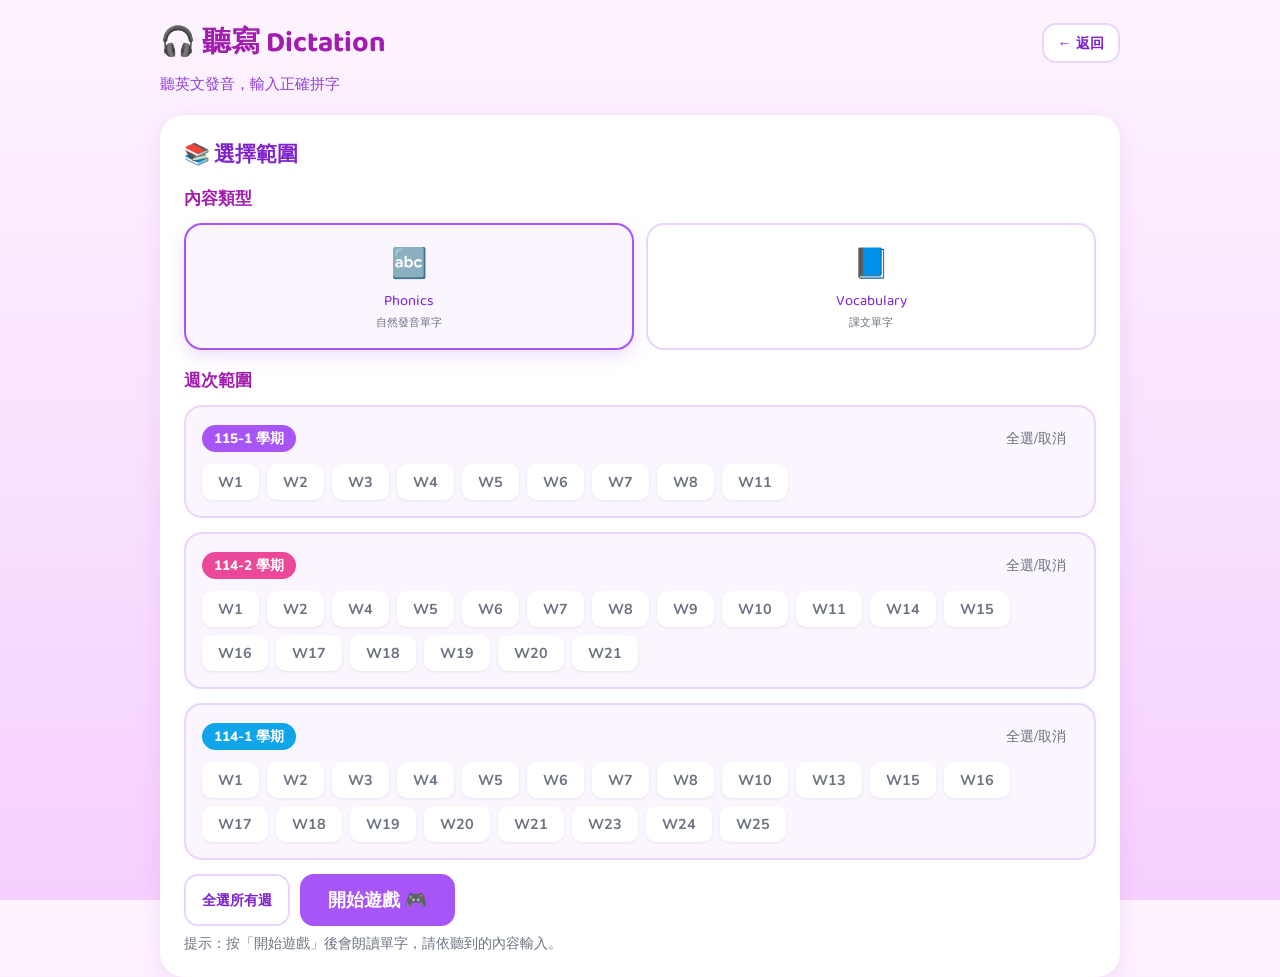
<file: game-dictation.html>
<!DOCTYPE html>
<html lang="zh-TW">
<head>
<meta charset="UTF-8">
<meta name="viewport" content="width=device-width, initial-scale=1.0">
<title>聽寫 Dictation · 單字複習</title>
<link rel="stylesheet" href="games-common.css">
<style>
.play-btn{
  background:#a855f7;color:white;border:none;border-radius:999px;
  width:80px;height:80px;cursor:pointer;font-size:2em;
  box-shadow:0 6px 20px rgba(168,85,247,.3);transition:transform .15s;
}
.play-btn:hover{transform:scale(1.08);background:#9333ea}
.play-btn:disabled{background:#d4d4d8;box-shadow:none;cursor:not-allowed}
.wrong-list{margin-top:16px;text-align:left}
.wrong-list h3{font-family:'Baloo 2',cursive;font-size:1.05em;color:#a21caf;margin-bottom:10px}
.wrong-item{
  background:#fef2f2;border:2px solid #fecaca;border-radius:14px;
  padding:10px 14px;margin-bottom:8px;
}
.wrong-item .wi-ans{font-family:'Baloo 2',cursive;font-size:1.1em;color:#7e22ce;font-weight:800}
.wrong-item .wi-def{font-size:.9em;color:#6b7280;margin-left:6px}
.wrong-item .wi-user{font-size:.9em;color:#b91c1c;margin-top:4px}
.wrong-item .wi-user b{color:#991b1b}
.review-list{
  display:flex;flex-direction:column;gap:8px;
  max-height:420px;overflow-y:auto;margin:14px 0;
  padding-right:4px;
}
.review-item{
  display:flex;align-items:center;gap:12px;
  background:#faf5ff;border:2px solid #e9d5ff;border-radius:14px;
  padding:8px 14px;
}
.review-item .ri-play{
  background:#a855f7;color:white;border:none;border-radius:999px;
  width:40px;height:40px;min-width:40px;cursor:pointer;font-size:1.1em;
  display:flex;align-items:center;justify-content:center;flex-shrink:0;
}
.review-item .ri-play:hover{background:#9333ea}
.review-item .ri-word{font-family:'Baloo 2',cursive;font-size:1.1em;color:#7e22ce;font-weight:800}
.review-item .ri-def{font-size:.9em;color:#6b7280;margin-left:8px}
</style>
</head>
<body>
<div class="wrap">
  <header class="page-hd">
    <h1>🎧 聽寫 Dictation</h1>
    <a class="back" href="words.html">← 返回</a>
  </header>
  <p class="page-sub">聽英文發音，輸入正確拼字</p>

  <!-- Step 1: 範圍選擇 -->
  <div id="setup" class="card">
    <h2>📚 選擇範圍</h2>
    <h3>內容類型</h3>
    <div class="type-grid">
      <button class="type-card on" data-type="phonics"><div class="emoji">🔤</div><div class="nm">Phonics</div><div class="ds">自然發音單字</div></button>
      <button class="type-card" data-type="vocab"><div class="emoji">📘</div><div class="nm">Vocabulary</div><div class="ds">課文單字</div></button>
    </div>
    <h3>週次範圍</h3>
    <div id="week-selector"></div>
    <div class="btn-row">
      <button class="btn-outline" id="btn-all">全選所有週</button>
      <button class="btn btn-lg" id="btn-start">開始遊戲 🎮</button>
    </div>
    <p class="small mt-8">提示：按「開始遊戲」後會朗讀單字，請依聽到的內容輸入。</p>
  </div>

  <!-- Step 1.5: 單字預習 -->
  <div id="review" class="card hidden">
    <div class="flex-between mb-12">
      <button class="btn-ghost" id="btn-review-back">← 返回</button>
      <span id="review-count" class="small"></span>
    </div>
    <h2>🔊 開始前先聽聽看</h2>
    <p class="small mb-12">點擊單字旁的喇叭圖示，先聽聽這次範圍內的所有單字！</p>
    <div id="review-list" class="review-list"></div>
    <div class="btn-row" style="justify-content:center">
      <button class="btn btn-lg" id="btn-review-start">開始測驗 🎮</button>
    </div>
  </div>

  <!-- Step 2: 遊戲 -->
  <div id="play" class="card hidden">
    <div class="flex-between mb-12">
      <button class="btn-ghost" id="btn-exit">← 離開</button>
      <span id="q-count" class="small"></span>
    </div>
    <div class="progress"><div class="bar" id="progress-bar" style="width:0%"></div></div>
    <div class="prog-meta">
      <span>進度</span>
      <span id="score-text">✅ 0　❌ 0</span>
    </div>
    <div class="question-box">
      <div class="qhint">點擊播放聆聽</div>
      <button class="play-btn" id="btn-play">🔊</button>
      <div class="def-hint hidden" id="def-hint"></div>
    </div>
    <div class="input-wrap">
      <input type="text" id="answer-input" placeholder="輸入你聽到的單字..." autocomplete="off" autocapitalize="off" spellcheck="false">
    </div>
    <div class="btn-row" style="justify-content:center">
      <button class="btn-outline" id="btn-hint">顯示提示</button>
      <button class="btn" id="btn-check">確認 ✔</button>
    </div>
    <div id="feedback" class="hidden"></div>
    <div class="btn-row hidden" id="nav-row" style="justify-content:center">
      <button class="btn btn-lg" id="btn-next">下一題 →</button>
    </div>
  </div>

  <!-- Step 3: 結果 -->
  <div id="result" class="card hidden">
    <h2>🎉 完成！</h2>
    <div class="stat-row">
      <div class="stat-box"><div class="n" id="r-correct">0</div><div class="l">答對</div></div>
      <div class="stat-box"><div class="n" id="r-wrong">0</div><div class="l">答錯</div></div>
      <div class="stat-box"><div class="n" id="r-rate">0%</div><div class="l">正確率</div></div>
    </div>
    <div id="wrong-list" class="wrong-list hidden">
      <h3>📝 錯題回顧</h3>
      <div id="wrong-items"></div>
    </div>
    <div class="btn-row">
      <button class="btn" id="btn-again">再玩一次 🔁</button>
      <a class="btn-outline" href="words.html" style="text-decoration:none;display:inline-block">選其他遊戲</a>
    </div>
  </div>
</div>

<script src="data/phonics-115-1.js"></script>
<script src="data/vocabulary-115-1.js"></script>
<script src="data/phonics-114-2.js"></script>
<script src="data/vocabulary-114-2.js"></script>
<script src="data/phonics-114-1.js"></script>
<script src="data/vocabulary-114-1.js"></script>
<script src="games-common.js"></script>
<script>
(function(){
  var $setup = document.getElementById('setup');
  var $review = document.getElementById('review');
  var $play = document.getElementById('play');
  var $result = document.getElementById('result');
  var $weekSel = document.getElementById('week-selector');
  var $typeCards = document.querySelectorAll('.type-card');
  var $input = document.getElementById('answer-input');
  var $btnPlay = document.getElementById('btn-play');
  var $btnCheck = document.getElementById('btn-check');
  var $btnNext = document.getElementById('btn-next');
  var $btnHint = document.getElementById('btn-hint');
  var $btnExit = document.getElementById('btn-exit');
  var $btnAll = document.getElementById('btn-all');
  var $btnStart = document.getElementById('btn-start');
  var $btnAgain = document.getElementById('btn-again');
  var $reviewList = document.getElementById('review-list');
  var $reviewCount = document.getElementById('review-count');
  var $btnReviewBack = document.getElementById('btn-review-back');
  var $btnReviewStart = document.getElementById('btn-review-start');
  var $defHint = document.getElementById('def-hint');
  var $progress = document.getElementById('progress-bar');
  var $qCount = document.getElementById('q-count');
  var $scoreText = document.getElementById('score-text');
  var $feedback = document.getElementById('feedback');
  var $navRow = document.getElementById('nav-row');

  var contentType = 'phonics';
  var selector = buildWeekSelector($weekSel, contentType);

  $typeCards.forEach(function(c){
    c.addEventListener('click', function(){
      $typeCards.forEach(function(x){x.classList.remove('on');});
      c.classList.add('on');
      contentType = c.dataset.type;
      selector = buildWeekSelector($weekSel, contentType);
    });
  });

  $btnAll.addEventListener('click', function(){ selector.selectAll(); });

  var questions = [];
  var pendingItems = [];
  var idx = 0, correct = 0, wrong = 0;
  var answered = false;
  var wrongList = [];

  $btnStart.addEventListener('click', function(){
    var sel = selector.getSelection();
    var items = filterItems({type: contentType, weeks: sel.weeks});
    if(items.length===0){ alert('請先選擇至少一個週次！'); return; }
    pendingItems = items;
    showReview(items);
  });

  function showReview(items){
    $reviewCount.textContent = '共 ' + items.length + ' 個單字';
    $reviewList.innerHTML = '';
    items.forEach(function(it){
      var a = it.answers[0];
      var row = el('div', {cls:'review-item'}, [
        el('button', {cls:'ri-play', text:'🔊', on:{click:function(){ speak(it.audioText); }}}),
        el('div', {}, [
          el('span', {cls:'ri-word', text:a.word}),
          el('span', {cls:'ri-def', text:a.def})
        ])
      ]);
      $reviewList.appendChild(row);
    });
    $setup.classList.add('hidden');
    $review.classList.remove('hidden');
  }

  $btnReviewBack.addEventListener('click', function(){
    $review.classList.add('hidden');
    $setup.classList.remove('hidden');
  });

  $btnReviewStart.addEventListener('click', function(){
    questions = shuffle(pendingItems);
    idx = 0; correct = 0; wrong = 0;
    wrongList = [];
    $review.classList.add('hidden');
    $result.classList.add('hidden');
    $play.classList.remove('hidden');
    showQuestion();
  });

  function showQuestion(){
    answered = false;
    var q = questions[idx];
    $input.value = '';
    $input.classList.remove('correct','wrong');
    $input.disabled = false;
    $feedback.classList.add('hidden');
    $defHint.classList.add('hidden');
    $defHint.textContent = '';
    $navRow.classList.add('hidden');
    $btnCheck.disabled = false;
    $btnHint.disabled = false;

    var pct = ((idx) / questions.length) * 100;
    $progress.style.width = pct + '%';
    $qCount.textContent = '第 ' + (idx+1) + ' / ' + questions.length + ' 題';
    $scoreText.textContent = '✅ ' + correct + '　❌ ' + wrong;

    // 自動朗讀
    setTimeout(function(){ speak(q.audioText); }, 300);
    $input.focus();
  }

  $btnPlay.addEventListener('click', function(){
    var q = questions[idx];
    if(q) speak(q.audioText);
  });

  $btnHint.addEventListener('click', function(){
    var q = questions[idx];
    if(!q) return;
    $defHint.textContent = '💡 ' + q.answers[0].def;
    $defHint.classList.remove('hidden');
    $btnHint.disabled = true;
  });

  function check(){
    if(answered) return;
    var q = questions[idx];
    var rawUser = ($input.value || '').trim();
    var user = rawUser.toLowerCase();
    var ans = q.answers[0].word.toLowerCase();
    answered = true;
    $btnCheck.disabled = true;
    $input.disabled = true;

    if(user === ans){
      correct++;
      $input.classList.add('correct');
      $feedback.className = 'feedback ok';
      $feedback.textContent = '🎉 正確！';
    } else {
      wrong++;
      $input.classList.add('wrong');
      $feedback.className = 'feedback ng';
      $feedback.textContent = '答錯了！正確答案：' + q.answers[0].word + '（' + q.answers[0].def + '）';
      wrongList.push({
        word: q.answers[0].word,
        def: q.answers[0].def,
        userAnswer: rawUser || '（空白未作答）'
      });
    }
    $feedback.classList.remove('hidden');
    $scoreText.textContent = '✅ ' + correct + '　❌ ' + wrong;
    $navRow.classList.remove('hidden');
  }
  $btnCheck.addEventListener('click', check);
  onEnter($input, check);

  $btnNext.addEventListener('click', function(){
    if(idx+1 >= questions.length){ showResult(); }
    else { idx++; showQuestion(); }
  });

  function showResult(){
    $play.classList.add('hidden');
    $result.classList.remove('hidden');
    document.getElementById('r-correct').textContent = correct;
    document.getElementById('r-wrong').textContent = wrong;
    var total = correct + wrong;
    var rate = total>0 ? Math.round(correct/total*100) : 0;
    document.getElementById('r-rate').textContent = rate + '%';

    var $wrongList = document.getElementById('wrong-list');
    var $wrongItems = document.getElementById('wrong-items');
    $wrongItems.innerHTML = '';
    if(wrongList.length === 0){
      $wrongList.classList.add('hidden');
    } else {
      wrongList.forEach(function(w){
        var item = el('div', {cls:'wrong-item'}, [
          el('div', {}, [
            el('span', {cls:'wi-ans', text: w.word}),
            el('span', {cls:'wi-def', text: w.def})
          ]),
          el('div', {cls:'wi-user'}, [
            '你的答案：',
            el('b', {text: w.userAnswer})
          ])
        ]);
        $wrongItems.appendChild(item);
      });
      $wrongList.classList.remove('hidden');
    }
  }

  $btnExit.addEventListener('click', function(){
    if(confirm('確定要離開目前遊戲？')){
      $play.classList.add('hidden');
      $setup.classList.remove('hidden');
    }
  });
  $btnAgain.addEventListener('click', function(){
    $result.classList.add('hidden');
    $setup.classList.remove('hidden');
  });
})();
</script>
</body>
</html>
</file>
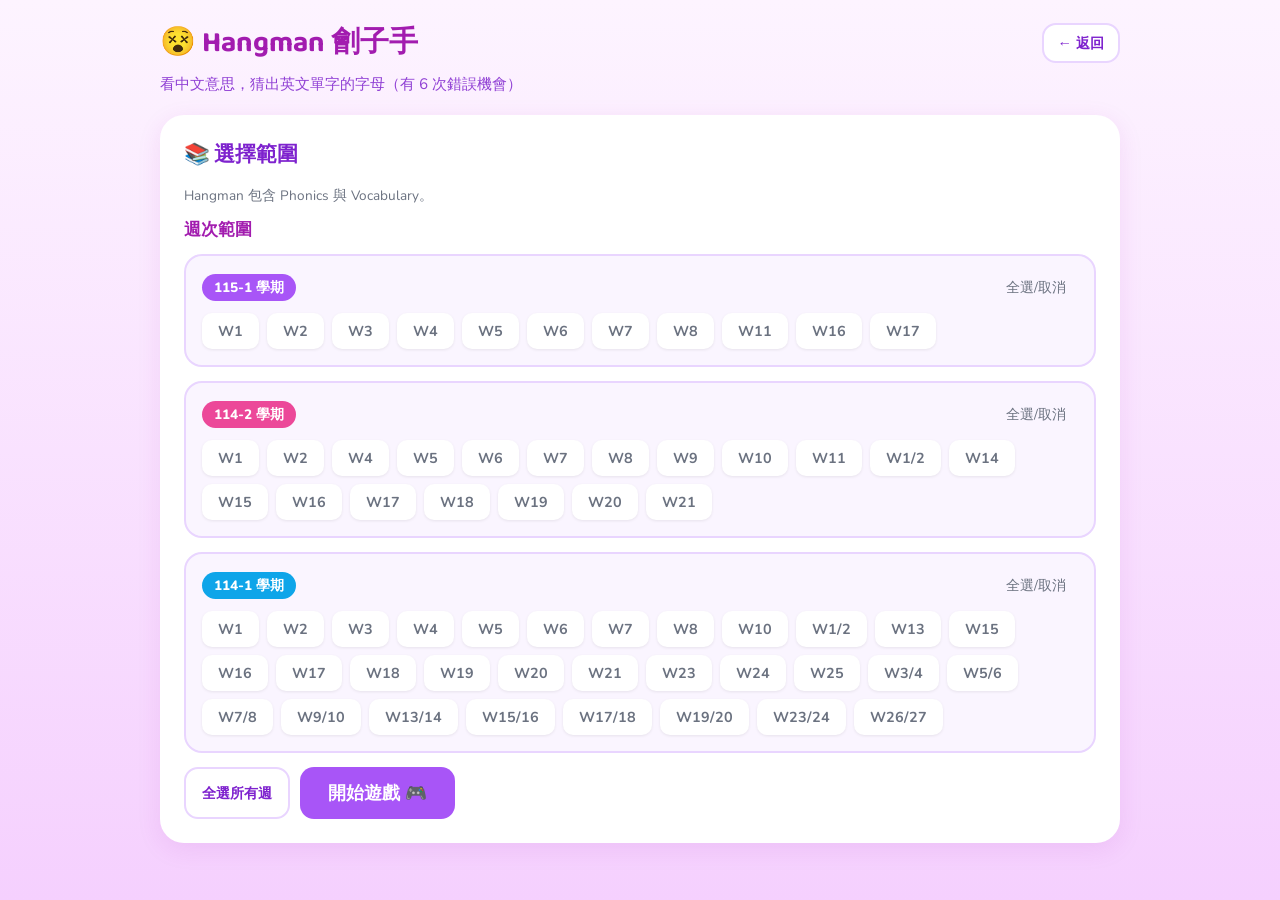
<file: game-hangman.html>
<!DOCTYPE html>
<html lang="zh-TW">
<head>
<meta charset="UTF-8">
<meta name="viewport" content="width=device-width, initial-scale=1.0">
<title>Hangman 劊子手 · 單字複習</title>
<link rel="stylesheet" href="games-common.css">
<style>
.hm-wrap{display:flex;flex-direction:column;align-items:center;gap:14px}
.hm-stage{
  background:#faf5ff;border:2px dashed #d8b4fe;border-radius:18px;
  padding:14px;width:200px;
}
.hm-svg{display:block;margin:0 auto}
.hm-line{stroke:#7e22ce;stroke-width:4;stroke-linecap:round;fill:none}
.hm-body{stroke:#dc2626;stroke-width:4;stroke-linecap:round;fill:none}
.hm-clue{
  background:#fef3c7;border:2px solid #fbbf24;border-radius:14px;
  padding:14px 18px;text-align:center;width:100%;max-width:480px;
}
.hm-clue .lab{font-size:.85em;color:#92400e;font-weight:800;margin-bottom:4px}
.hm-clue .def{font-family:'Baloo 2',cursive;font-size:1.2em;color:#78350f}
.hm-letters{
  display:flex;flex-wrap:wrap;justify-content:center;gap:6px;
  font-family:'Baloo 2',cursive;font-size:1.6em;color:#1f2937;
  letter-spacing:2px;margin:6px 0;
}
.hm-letter{
  display:inline-block;min-width:32px;text-align:center;
  border-bottom:3px solid #a855f7;padding-bottom:2px;
}
.hm-letter.gap{border:none;width:14px}
.hm-keys{
  display:grid;grid-template-columns:repeat(7,1fr);gap:6px;
  width:100%;max-width:420px;
}
@media(max-width:480px){.hm-keys{grid-template-columns:repeat(7,1fr);gap:4px}}
.hm-key{
  background:#ede9fe;color:#6d28d9;border:none;border-radius:8px;
  padding:8px 0;font-family:'Baloo 2',cursive;font-size:1em;font-weight:800;
  cursor:pointer;transition:all .12s;
}
.hm-key:hover:not(:disabled){background:#ddd6fe;transform:translateY(-1px)}
.hm-key:disabled{opacity:.35;cursor:not-allowed}
.hm-key.right{background:#dcfce7;color:#15803d}
.hm-key.wrong{background:#fee2e2;color:#b91c1c}
.hm-status{
  font-family:'Baloo 2',cursive;font-size:1.2em;
  padding:8px 16px;border-radius:14px;text-align:center;
}
.hm-status.win{background:#dcfce7;color:#15803d}
.hm-status.lose{background:#fee2e2;color:#b91c1c}
</style>
</head>
<body>
<div class="wrap">
  <header class="page-hd">
    <h1>😵 Hangman 劊子手</h1>
    <a class="back" href="words.html">← 返回</a>
  </header>
  <p class="page-sub">看中文意思，猜出英文單字的字母（有 6 次錯誤機會）</p>

  <div id="setup" class="card">
    <h2>📚 選擇範圍</h2>
    <p class="small mb-12">Hangman 包含 Phonics 與 Vocabulary。</p>
    <h3>週次範圍</h3>
    <div id="week-selector"></div>
    <div class="btn-row">
      <button class="btn-outline" id="btn-all">全選所有週</button>
      <button class="btn btn-lg" id="btn-start">開始遊戲 🎮</button>
    </div>
  </div>

  <div id="play" class="card hidden">
    <div class="flex-between mb-12">
      <button class="btn-ghost" id="btn-exit">← 離開</button>
      <span id="hm-progress" class="small"></span>
    </div>
    <div class="hm-wrap">
      <div class="hm-stage">
        <svg class="hm-svg" width="170" height="200" viewBox="0 0 170 200">
          <!-- 木架 -->
          <line class="hm-line" x1="10" y1="190" x2="160" y2="190"/>
          <line class="hm-line" x1="40" y1="190" x2="40" y2="10"/>
          <line class="hm-line" x1="40" y1="10" x2="120" y2="10"/>
          <line class="hm-line" x1="120" y1="10" x2="120" y2="40"/>
          <!-- 身體部位（依錯誤次數顯示） -->
          <circle id="hm-head" class="hm-body hidden" cx="120" cy="55" r="15"/>
          <line id="hm-torso" class="hm-body hidden" x1="120" y1="70" x2="120" y2="125"/>
          <line id="hm-larm" class="hm-body hidden" x1="120" y1="85" x2="100" y2="105"/>
          <line id="hm-rarm" class="hm-body hidden" x1="120" y1="85" x2="140" y2="105"/>
          <line id="hm-lleg" class="hm-body hidden" x1="120" y1="125" x2="105" y2="155"/>
          <line id="hm-rleg" class="hm-body hidden" x1="120" y1="125" x2="135" y2="155"/>
        </svg>
      </div>
      <div class="hm-clue">
        <div class="lab">中文意思</div>
        <div class="def" id="hm-def">—</div>
      </div>
      <div class="hm-letters" id="hm-letters"></div>
      <div class="hm-status hidden" id="hm-status"></div>
      <div class="hm-keys" id="hm-keys"></div>
      <div class="btn-row" style="justify-content:center">
        <button class="btn" id="btn-next">下一題 →</button>
      </div>
      <p class="small">錯誤次數：<b id="hm-errors">0</b> / 6</p>
    </div>
  </div>

  <div id="result" class="card hidden">
    <h2>🎉 結果</h2>
    <div class="stat-row">
      <div class="stat-box"><div class="n" id="r-win">0</div><div class="l">猜對</div></div>
      <div class="stat-box"><div class="n" id="r-lose">0</div><div class="l">猜錯</div></div>
      <div class="stat-box"><div class="n" id="r-rate">0%</div><div class="l">勝率</div></div>
    </div>
    <div class="btn-row">
      <button class="btn" id="btn-again">再玩一次 🔁</button>
      <a class="btn-outline" href="words.html" style="text-decoration:none">選其他遊戲</a>
    </div>
  </div>
</div>

<script src="data/phonics-115-1.js"></script>
<script src="data/vocabulary-115-1.js"></script>
<script src="data/phonics-114-2.js"></script>
<script src="data/vocabulary-114-2.js"></script>
<script src="data/phonics-114-1.js"></script>
<script src="data/vocabulary-114-1.js"></script>
<script src="games-common.js"></script>
<script>
(function(){
  var MAX_WRONG = 6;
  var BODY_PARTS = ['hm-head','hm-torso','hm-larm','hm-rarm','hm-lleg','hm-rleg'];
  var TOTAL_QS = 8;

  var $setup = document.getElementById('setup');
  var $play = document.getElementById('play');
  var $result = document.getElementById('result');
  var $weekSel = document.getElementById('week-selector');
  var $btnAll = document.getElementById('btn-all');
  var $btnStart = document.getElementById('btn-start');
  var $btnExit = document.getElementById('btn-exit');
  var $btnAgain = document.getElementById('btn-again');
  var $btnNext = document.getElementById('btn-next');
  var $def = document.getElementById('hm-def');
  var $letters = document.getElementById('hm-letters');
  var $keys = document.getElementById('hm-keys');
  var $status = document.getElementById('hm-status');
  var $errors = document.getElementById('hm-errors');
  var $progress = document.getElementById('hm-progress');

  var selector = buildWeekSelector($weekSel, 'all');
  $btnAll.addEventListener('click', function(){ selector.selectAll(); });

  var pool = [];
  var idx = 0;
  var wins = 0, losses = 0;
  var current = null; // {word, def}
  var guessed = new Set();
  var wrongCount = 0;
  var ended = false;

  $btnStart.addEventListener('click', function(){
    var sel = selector.getSelection();
    var items = filterItems({type:'all', weeks: sel.weeks});
    var seen = {};
    pool = [];
    items.forEach(function(it){
      var w = (it.answers[0].word||'').toUpperCase();
      if(/^[A-Z]+$|^[A-Z]+( [A-Z]+)+$/.test(w) && w.length>=3 && w.length<=12 && !seen[w]){
        seen[w] = true;
        pool.push({word:w, def: it.answers[0].def});
      }
    });
    if(pool.length===0){ alert('請選擇至少一個週次！'); return; }
    pool = shuffle(pool).slice(0, Math.min(TOTAL_QS, pool.length));
    idx = 0; wins = 0; losses = 0;
    $setup.classList.add('hidden');
    $result.classList.add('hidden');
    $play.classList.remove('hidden');
    nextQuestion();
  });

  function nextQuestion(){
    if(idx >= pool.length){ showResult(); return; }
    current = pool[idx];
    guessed = new Set();
    wrongCount = 0;
    ended = false;
    $status.classList.add('hidden');
    $btnNext.disabled = true;
    $errors.textContent = '0';
    BODY_PARTS.forEach(function(id){
      var p = document.getElementById(id);
      if(p) p.classList.add('hidden');
    });
    $def.textContent = current.def;
    $progress.textContent = '第 ' + (idx+1) + ' / ' + pool.length + ' 題';
    renderLetters();
    renderKeys();
  }

  function renderLetters(){
    $letters.innerHTML = '';
    var word = current.word;
    for(var i=0;i<word.length;i++){
      var ch = word[i];
      if(ch===' '){
        $letters.appendChild(el('span',{cls:'hm-letter gap'}));
      } else {
        var shown = (guessed.has(ch) || ended) ? ch : '';
        $letters.appendChild(el('span',{cls:'hm-letter',text:shown}));
      }
    }
  }

  function renderKeys(){
    $keys.innerHTML = '';
    var letters = 'ABCDEFGHIJKLMNOPQRSTUVWXYZ';
    for(var i=0;i<letters.length;i++){
      (function(L){
        var btn = el('button',{cls:'hm-key',text:L,on:{click:function(){ guess(L); }}});
        btn.dataset.letter = L;
        if(guessed.has(L)){
          btn.disabled = true;
          if(current.word.indexOf(L)>=0) btn.classList.add('right');
          else btn.classList.add('wrong');
        }
        $keys.appendChild(btn);
      })(letters[i]);
    }
  }

  function guess(L){
    if(ended || guessed.has(L)) return;
    guessed.add(L);
    var hit = current.word.indexOf(L) >= 0;
    if(!hit){
      wrongCount++;
      $errors.textContent = wrongCount;
      var partId = BODY_PARTS[wrongCount-1];
      if(partId){
        var p = document.getElementById(partId);
        if(p) p.classList.remove('hidden');
      }
      if(wrongCount >= MAX_WRONG){
        ended = true;
        losses++;
        $status.className = 'hm-status lose';
        $status.textContent = '😢 失敗！答案是：' + current.word;
        $status.classList.remove('hidden');
        $btnNext.disabled = false;
      }
    } else {
      // 檢查是否全部猜出
      var allHit = true;
      for(var i=0;i<current.word.length;i++){
        var ch = current.word[i];
        if(ch===' ') continue;
        if(!guessed.has(ch)){ allHit = false; break; }
      }
      if(allHit){
        ended = true;
        wins++;
        $status.className = 'hm-status win';
        $status.textContent = '🎉 答對了！';
        $status.classList.remove('hidden');
        $btnNext.disabled = false;
        speak(current.word);
      }
    }
    renderLetters();
    renderKeys();
  }

  $btnNext.addEventListener('click', function(){
    idx++;
    nextQuestion();
  });

  function showResult(){
    $play.classList.add('hidden');
    $result.classList.remove('hidden');
    document.getElementById('r-win').textContent = wins;
    document.getElementById('r-lose').textContent = losses;
    var total = wins + losses;
    document.getElementById('r-rate').textContent = total>0 ? Math.round(wins/total*100)+'%' : '0%';
  }

  $btnExit.addEventListener('click', function(){
    if(confirm('確定要離開目前遊戲？')){
      $play.classList.add('hidden');
      $setup.classList.remove('hidden');
    }
  });
  $btnAgain.addEventListener('click', function(){
    $result.classList.add('hidden');
    $setup.classList.remove('hidden');
  });
})();
</script>
</body>
</html>
</file>
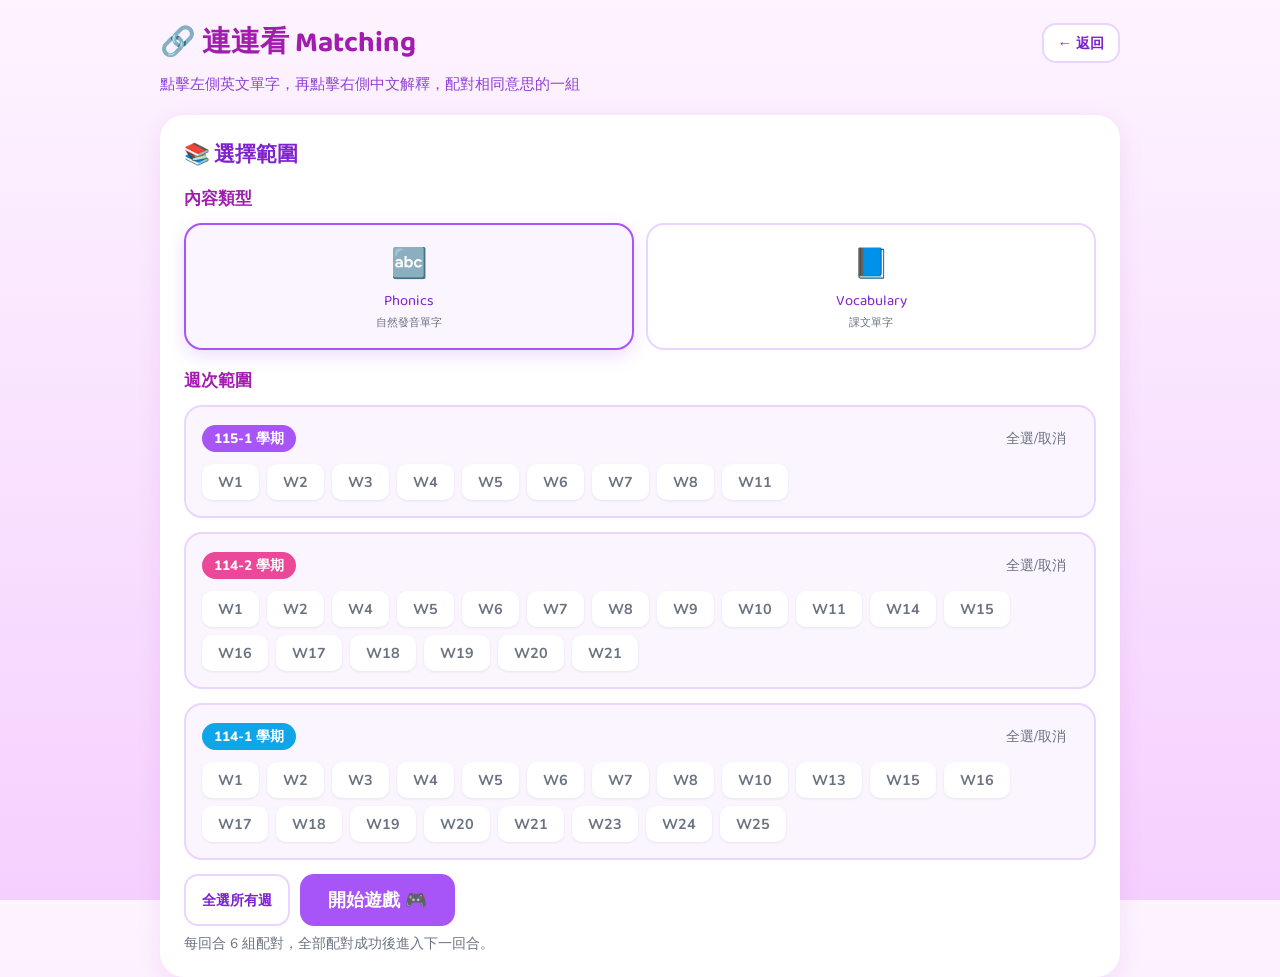
<file: game-matching.html>
<!DOCTYPE html>
<html lang="zh-TW">
<head>
<meta charset="UTF-8">
<meta name="viewport" content="width=device-width, initial-scale=1.0">
<title>連連看 Matching · 單字複習</title>
<link rel="stylesheet" href="games-common.css">
<style>
.match-wrap{display:grid;grid-template-columns:1fr 1fr;gap:20px;margin-top:8px}
@media(max-width:600px){.match-wrap{grid-template-columns:1fr 1fr;gap:10px}}
.match-col{display:flex;flex-direction:column;gap:10px}
.match-item{
  background:white;border:2px solid #e9d5ff;border-radius:14px;padding:12px 14px;
  cursor:pointer;transition:all .15s;font-family:inherit;text-align:center;
  font-size:1em;color:#1f2937;line-height:1.4;
}
.match-item:hover{border-color:#a855f7;background:#faf5ff}
.match-item.sel{background:#fef3c7;border-color:#f59e0b;color:#92400e;box-shadow:0 4px 14px rgba(245,158,11,.25)}
.match-item.matched{background:#dcfce7;border-color:#16a34a;color:#15803d;cursor:default;opacity:.75}
.match-item.shake{animation:shake .35s}
@keyframes shake{
  0%,100%{transform:translateX(0)}
  25%{transform:translateX(-6px)}
  75%{transform:translateX(6px)}
}
.match-word{font-family:'Baloo 2',cursive;font-size:1.15em}
.match-def{font-size:.95em}
.match-info{
  display:flex;justify-content:space-between;gap:10px;margin-bottom:12px;
  font-size:.9em;color:#7e22ce;flex-wrap:wrap;
}
.round-pill{background:#ede9fe;color:#6d28d9;padding:4px 14px;border-radius:999px;font-weight:800}
</style>
</head>
<body>
<div class="wrap">
  <header class="page-hd">
    <h1>🔗 連連看 Matching</h1>
    <a class="back" href="words.html">← 返回</a>
  </header>
  <p class="page-sub">點擊左側英文單字，再點擊右側中文解釋，配對相同意思的一組</p>

  <div id="setup" class="card">
    <h2>📚 選擇範圍</h2>
    <h3>內容類型</h3>
    <div class="type-grid">
      <button class="type-card on" data-type="phonics"><div class="emoji">🔤</div><div class="nm">Phonics</div><div class="ds">自然發音單字</div></button>
      <button class="type-card" data-type="vocab"><div class="emoji">📘</div><div class="nm">Vocabulary</div><div class="ds">課文單字</div></button>
    </div>
    <h3>週次範圍</h3>
    <div id="week-selector"></div>
    <div class="btn-row">
      <button class="btn-outline" id="btn-all">全選所有週</button>
      <button class="btn btn-lg" id="btn-start">開始遊戲 🎮</button>
    </div>
    <p class="small mt-8">每回合 6 組配對，全部配對成功後進入下一回合。</p>
  </div>

  <div id="play" class="card hidden">
    <div class="flex-between mb-12">
      <button class="btn-ghost" id="btn-exit">← 離開</button>
      <span class="round-pill" id="round-text">回合 1</span>
    </div>
    <div class="match-info">
      <span id="match-count">已配對 0 / 0</span>
      <span id="attempt-text">嘗試次數：0</span>
    </div>
    <div class="match-wrap">
      <div class="match-col" id="col-left"></div>
      <div class="match-col" id="col-right"></div>
    </div>
    <div class="btn-row hidden" id="next-row" style="justify-content:center">
      <button class="btn btn-lg" id="btn-next">下一回合 →</button>
    </div>
  </div>

  <div id="result" class="card hidden">
    <h2>🎉 完成！</h2>
    <div class="stat-row">
      <div class="stat-box"><div class="n" id="r-round">0</div><div class="l">完成回合</div></div>
      <div class="stat-box"><div class="n" id="r-pairs">0</div><div class="l">配對總數</div></div>
      <div class="stat-box"><div class="n" id="r-attempts">0</div><div class="l">嘗試次數</div></div>
    </div>
    <div class="btn-row">
      <button class="btn" id="btn-again">再玩一次 🔁</button>
      <a class="btn-outline" href="words.html" style="text-decoration:none">選其他遊戲</a>
    </div>
  </div>
</div>

<script src="data/phonics-115-1.js"></script>
<script src="data/vocabulary-115-1.js"></script>
<script src="data/phonics-114-2.js"></script>
<script src="data/vocabulary-114-2.js"></script>
<script src="data/phonics-114-1.js"></script>
<script src="data/vocabulary-114-1.js"></script>
<script src="games-common.js"></script>
<script>
(function(){
  var PAIRS_PER_ROUND = 6;
  var $setup = document.getElementById('setup');
  var $play = document.getElementById('play');
  var $result = document.getElementById('result');
  var $weekSel = document.getElementById('week-selector');
  var $typeCards = document.querySelectorAll('.type-card');
  var $left = document.getElementById('col-left');
  var $right = document.getElementById('col-right');
  var $btnAll = document.getElementById('btn-all');
  var $btnStart = document.getElementById('btn-start');
  var $btnNext = document.getElementById('btn-next');
  var $btnExit = document.getElementById('btn-exit');
  var $btnAgain = document.getElementById('btn-again');
  var $roundText = document.getElementById('round-text');
  var $matchCount = document.getElementById('match-count');
  var $attemptText = document.getElementById('attempt-text');
  var $nextRow = document.getElementById('next-row');

  var contentType = 'phonics';
  var selector = buildWeekSelector($weekSel, contentType);
  $typeCards.forEach(function(c){
    c.addEventListener('click', function(){
      $typeCards.forEach(function(x){x.classList.remove('on');});
      c.classList.add('on');
      contentType = c.dataset.type;
      selector = buildWeekSelector($weekSel, contentType);
    });
  });
  $btnAll.addEventListener('click', function(){ selector.selectAll(); });

  var pool = [];
  var round = 0;
  var totalPairs = 0;
  var totalAttempts = 0;
  var matchedInRound = 0;
  var currentPairs = [];
  var selLeft = null;
  var selRight = null;

  $btnStart.addEventListener('click', function(){
    var sel = selector.getSelection();
    var items = filterItems({type: contentType, weeks: sel.weeks});
    if(items.length===0){ alert('請先選擇至少一個週次！'); return; }
    // 去重（同字不同 id 可能存在；依 word 去重）
    var seen = {};
    pool = [];
    items.forEach(function(it){
      var w = it.answers[0].word.toLowerCase();
      if(!seen[w]){ seen[w] = true; pool.push(it); }
    });
    pool = shuffle(pool);
    round = 0; totalPairs = 0; totalAttempts = 0;
    $setup.classList.add('hidden');
    $result.classList.add('hidden');
    $play.classList.remove('hidden');
    startRound();
  });

  function startRound(){
    round++;
    matchedInRound = 0;
    selLeft = null;
    selRight = null;
    $nextRow.classList.add('hidden');
    // 抽 N 題
    var n = Math.min(PAIRS_PER_ROUND, pool.length);
    currentPairs = pool.splice(0, n);
    if(currentPairs.length===0){ showResult(); return; }

    $roundText.textContent = '回合 ' + round;
    $matchCount.textContent = '已配對 0 / ' + currentPairs.length;
    $attemptText.textContent = '嘗試次數：' + totalAttempts;

    var lefts = currentPairs.map(function(p, i){ return {idx:i, word:p.answers[0].word}; });
    var rights = shuffle(currentPairs.map(function(p, i){ return {idx:i, def:p.answers[0].def}; }));

    $left.innerHTML = ''; $right.innerHTML = '';
    lefts.forEach(function(l){
      var e = el('button',{cls:'match-item',on:{click:function(){ pickLeft(l.idx, e); }}},[
        el('div',{cls:'match-word',text:l.word})
      ]);
      e.dataset.idx = l.idx;
      e.dataset.side = 'left';
      $left.appendChild(e);
    });
    rights.forEach(function(r){
      var e = el('button',{cls:'match-item',on:{click:function(){ pickRight(r.idx, e); }}},[
        el('div',{cls:'match-def',text:r.def})
      ]);
      e.dataset.idx = r.idx;
      e.dataset.side = 'right';
      $right.appendChild(e);
    });
  }

  function pickLeft(idx, elem){
    if(elem.classList.contains('matched')) return;
    // 取消之前選的（同一邊）
    Array.from($left.children).forEach(function(c){c.classList.remove('sel');});
    elem.classList.add('sel');
    selLeft = {idx:idx, elem:elem};
    if(selRight) tryMatch();
  }
  function pickRight(idx, elem){
    if(elem.classList.contains('matched')) return;
    // 取消之前選的（同一邊）
    Array.from($right.children).forEach(function(c){c.classList.remove('sel');});
    elem.classList.add('sel');
    selRight = {idx:idx, elem:elem};
    if(selLeft) tryMatch();
  }
  function tryMatch(){
    totalAttempts++;
    $attemptText.textContent = '嘗試次數：' + totalAttempts;

    var lElem = selLeft.elem, rElem = selRight.elem;
    var matchedIdx = selLeft.idx;
    if(selLeft.idx === selRight.idx){
      // 配對成功
      lElem.classList.remove('sel');
      rElem.classList.remove('sel');
      lElem.classList.add('matched');
      rElem.classList.add('matched');
      selLeft = null; selRight = null;
      matchedInRound++;
      totalPairs++;
      $matchCount.textContent = '已配對 ' + matchedInRound + ' / ' + currentPairs.length;
      // 播放單字發音
      var word = currentPairs[matchedIdx].answers[0].word;
      if(word) speak(word);
      if(matchedInRound >= currentPairs.length){
        if(pool.length === 0){
          setTimeout(showResult, 600);
        } else {
          $nextRow.classList.remove('hidden');
        }
      }
    } else {
      // 配對失敗
      lElem.classList.add('shake');
      rElem.classList.add('shake');
      setTimeout(function(){
        lElem.classList.remove('shake','sel');
        rElem.classList.remove('shake','sel');
      }, 400);
      selLeft = null;
      selRight = null;
    }
  }

  $btnNext.addEventListener('click', startRound);

  function showResult(){
    $play.classList.add('hidden');
    $result.classList.remove('hidden');
    document.getElementById('r-round').textContent = round;
    document.getElementById('r-pairs').textContent = totalPairs;
    document.getElementById('r-attempts').textContent = totalAttempts;
  }

  $btnExit.addEventListener('click', function(){
    if(confirm('確定要離開目前遊戲？')){
      $play.classList.add('hidden');
      $setup.classList.remove('hidden');
    }
  });
  $btnAgain.addEventListener('click', function(){
    $result.classList.add('hidden');
    $setup.classList.remove('hidden');
  });
})();
</script>
</body>
</html>
</file>
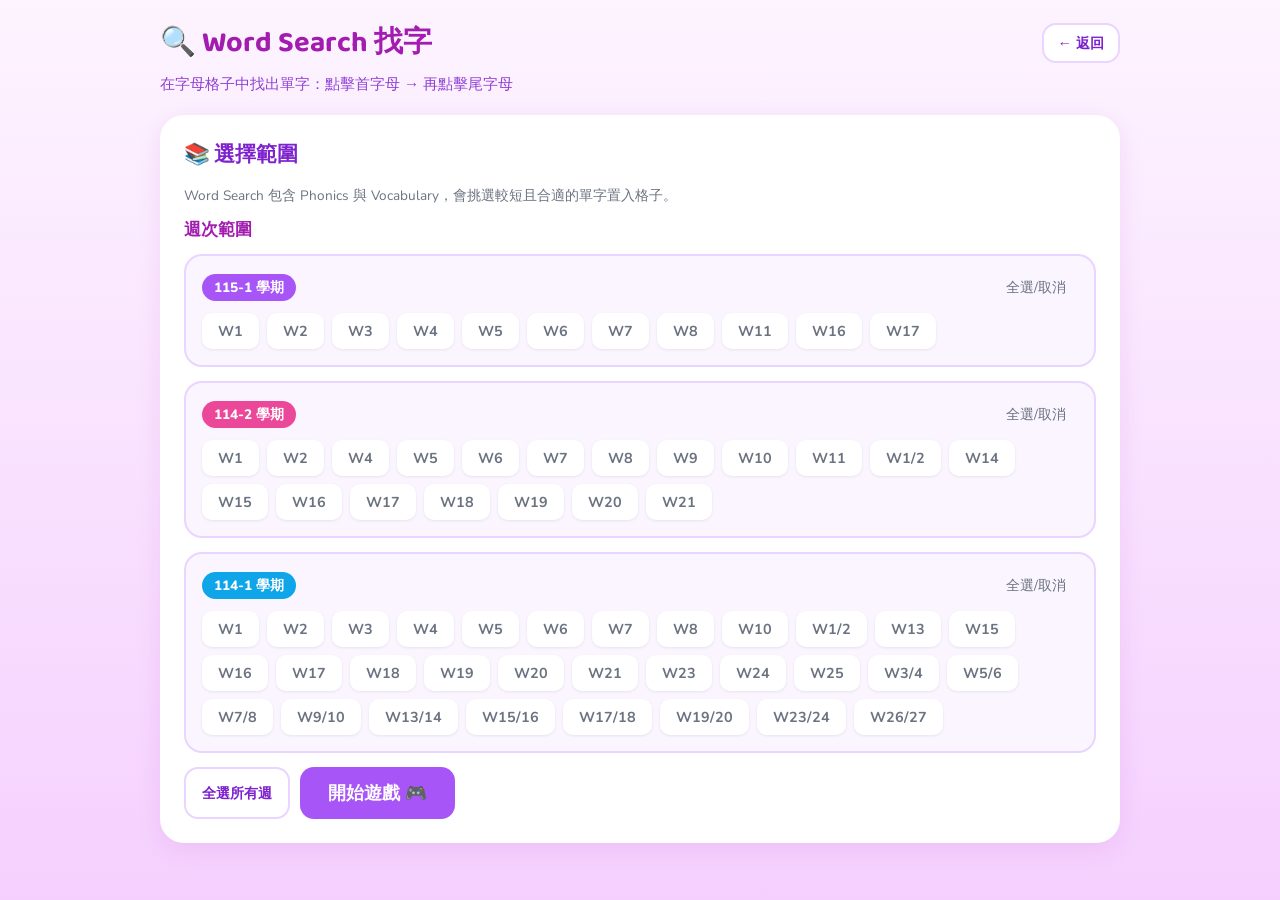
<file: game-wordsearch.html>
<!DOCTYPE html>
<html lang="zh-TW">
<head>
<meta charset="UTF-8">
<meta name="viewport" content="width=device-width, initial-scale=1.0">
<title>Word Search 找字 · 單字複習</title>
<link rel="stylesheet" href="games-common.css">
<style>
.ws-wrap{display:flex;flex-direction:column;align-items:center;gap:14px}
.ws-grid{
  display:grid;gap:3px;padding:10px;background:#ede9fe;border-radius:14px;
  user-select:none;touch-action:none;
}
.ws-cell{
  width:32px;height:32px;background:white;border-radius:6px;
  display:flex;align-items:center;justify-content:center;
  font-family:'Baloo 2',cursive;font-size:1em;color:#1f2937;
  cursor:pointer;transition:background .1s;
}
@media(max-width:600px){
  .ws-cell{width:26px;height:26px;font-size:.9em}
}
.ws-cell.start{background:#fde68a;color:#78350f}
.ws-cell.end-preview{background:#fbbf24;color:#78350f}
.ws-cell.found{background:#86efac;color:#14532d}
.ws-cell.hint{box-shadow:inset 0 0 0 2px #a855f7}
.ws-words{
  display:flex;flex-wrap:wrap;gap:8px;justify-content:center;
  background:#faf5ff;border-radius:14px;padding:12px;
}
.ws-word{
  background:white;border:2px solid #e9d5ff;border-radius:10px;
  padding:4px 12px;font-weight:700;color:#6b7280;font-size:.95em;
}
.ws-word.found{background:#dcfce7;border-color:#16a34a;color:#15803d;text-decoration:line-through}
.ws-meta{display:flex;justify-content:space-between;gap:10px;font-size:.9em;color:#7e22ce}
</style>
</head>
<body>
<div class="wrap">
  <header class="page-hd">
    <h1>🔍 Word Search 找字</h1>
    <a class="back" href="words.html">← 返回</a>
  </header>
  <p class="page-sub">在字母格子中找出單字：點擊首字母 → 再點擊尾字母</p>

  <div id="setup" class="card">
    <h2>📚 選擇範圍</h2>
    <p class="small mb-12">Word Search 包含 Phonics 與 Vocabulary，會挑選較短且合適的單字置入格子。</p>
    <h3>週次範圍</h3>
    <div id="week-selector"></div>
    <div class="btn-row">
      <button class="btn-outline" id="btn-all">全選所有週</button>
      <button class="btn btn-lg" id="btn-start">開始遊戲 🎮</button>
    </div>
  </div>

  <div id="play" class="card hidden">
    <div class="flex-between mb-12">
      <button class="btn-ghost" id="btn-exit">← 離開</button>
      <span id="ws-progress" class="small"></span>
    </div>
    <div class="ws-wrap">
      <div class="ws-grid" id="grid"></div>
      <div class="ws-meta">
        <span id="ws-hint-msg" class="small"></span>
      </div>
      <div class="ws-words" id="word-list"></div>
      <div class="btn-row">
        <button class="btn-outline" id="btn-hint">顯示提示 💡</button>
        <button class="btn-outline" id="btn-reshuffle">重新洗牌 🔀</button>
      </div>
    </div>
  </div>

  <div id="result" class="card hidden">
    <h2>🎉 全部找到了！</h2>
    <div class="stat-row">
      <div class="stat-box"><div class="n" id="r-words">0</div><div class="l">找到單字</div></div>
      <div class="stat-box"><div class="n" id="r-time">0s</div><div class="l">花費時間</div></div>
    </div>
    <div class="btn-row">
      <button class="btn" id="btn-again">再玩一次 🔁</button>
      <a class="btn-outline" href="words.html" style="text-decoration:none">選其他遊戲</a>
    </div>
  </div>
</div>

<script src="data/phonics-115-1.js"></script>
<script src="data/vocabulary-115-1.js"></script>
<script src="data/phonics-114-2.js"></script>
<script src="data/vocabulary-114-2.js"></script>
<script src="data/phonics-114-1.js"></script>
<script src="data/vocabulary-114-1.js"></script>
<script src="games-common.js"></script>
<script>
(function(){
  var GRID = 10;
  var MAX_WORDS = 8;

  var $setup = document.getElementById('setup');
  var $play = document.getElementById('play');
  var $result = document.getElementById('result');
  var $weekSel = document.getElementById('week-selector');
  var $grid = document.getElementById('grid');
  var $wordList = document.getElementById('word-list');
  var $btnAll = document.getElementById('btn-all');
  var $btnStart = document.getElementById('btn-start');
  var $btnExit = document.getElementById('btn-exit');
  var $btnAgain = document.getElementById('btn-again');
  var $btnHint = document.getElementById('btn-hint');
  var $btnReshuffle = document.getElementById('btn-reshuffle');
  var $progress = document.getElementById('ws-progress');
  var $hintMsg = document.getElementById('ws-hint-msg');

  var selector = buildWeekSelector($weekSel, 'all');
  $btnAll.addEventListener('click', function(){ selector.selectAll(); });

  var gridData = []; // 2D array of letters
  var placements = []; // {word, cells:[[r,c],...]}
  var foundWords = new Set();
  var startCell = null;
  var startTime = 0;

  $btnStart.addEventListener('click', function(){
    startGame();
  });
  $btnReshuffle.addEventListener('click', function(){
    startGame();
  });

  function pickWords(){
    var sel = selector.getSelection();
    var items = filterItems({type:'all', weeks: sel.weeks});
    if(items.length===0) return null;
    // 抽取單純字母單字（不含空格、連字號），長度 3-8
    var seen = {};
    var candidates = [];
    items.forEach(function(it){
      var w = (it.answers[0].word||'').toUpperCase();
      if(/^[A-Z]+$/.test(w) && w.length>=3 && w.length<=8 && !seen[w]){
        seen[w] = true;
        candidates.push(w);
      }
    });
    if(candidates.length<3) return null;
    candidates = shuffle(candidates);
    return candidates.slice(0, Math.min(MAX_WORDS, candidates.length));
  }

  function placeWord(word){
    var dirs = [[0,1],[1,0],[1,1],[-1,1]]; // 4 directions (可加入反向)
    for(var tries=0; tries<80; tries++){
      var d = dirs[Math.floor(Math.random()*dirs.length)];
      var dr = d[0], dc = d[1];
      var maxR = GRID - (dr>=0 ? word.length : 1) - (dr<0 ? word.length-1 : 0);
      var maxC = GRID - (dc>=0 ? word.length : 1);
      var minR = dr<0 ? word.length-1 : 0;
      var r = minR + Math.floor(Math.random()*(GRID - word.length*(dr!==0?1:0) - (dr<0?-(word.length-1):0) ));
      var c = Math.floor(Math.random()*(GRID - word.length*(dc!==0?1:0)));
      // 簡單邊界檢查
      var endR = r + dr*(word.length-1);
      var endC = c + dc*(word.length-1);
      if(endR<0 || endR>=GRID || endC<0 || endC>=GRID) continue;
      var ok = true;
      for(var i=0;i<word.length;i++){
        var rr = r + dr*i, cc = c + dc*i;
        var cur = gridData[rr][cc];
        if(cur && cur !== word[i]){ ok=false; break; }
      }
      if(!ok) continue;
      var cells = [];
      for(var i=0;i<word.length;i++){
        var rr = r + dr*i, cc = c + dc*i;
        gridData[rr][cc] = word[i];
        cells.push([rr,cc]);
      }
      return {word:word, cells:cells};
    }
    return null;
  }

  function fillRandom(){
    var letters = 'ABCDEFGHIJKLMNOPQRSTUVWXYZ';
    for(var r=0;r<GRID;r++){
      for(var c=0;c<GRID;c++){
        if(!gridData[r][c]) gridData[r][c] = letters[Math.floor(Math.random()*26)];
      }
    }
  }

  function startGame(){
    var words = pickWords();
    if(!words){ alert('請選擇至少一個週次，且該範圍需有足夠 3-8 字母的單字'); return; }
    gridData = [];
    for(var r=0;r<GRID;r++){
      var row = [];
      for(var c=0;c<GRID;c++) row.push('');
      gridData.push(row);
    }
    placements = [];
    words.forEach(function(w){
      var p = placeWord(w);
      if(p) placements.push(p);
    });
    fillRandom();
    foundWords = new Set();
    startCell = null;
    startTime = Date.now();

    $setup.classList.add('hidden');
    $result.classList.add('hidden');
    $play.classList.remove('hidden');
    renderGrid();
    renderWords();
    updateProgress();
  }

  function renderGrid(){
    $grid.style.gridTemplateColumns = 'repeat('+GRID+',1fr)';
    $grid.innerHTML = '';
    for(var r=0;r<GRID;r++){
      for(var c=0;c<GRID;c++){
        (function(r,c){
          var cell = el('div',{cls:'ws-cell', text: gridData[r][c]});
          cell.dataset.r = r; cell.dataset.c = c;
          cell.addEventListener('click', function(){ clickCell(r,c,cell); });
          $grid.appendChild(cell);
        })(r,c);
      }
    }
    markFoundCells();
  }
  function renderWords(){
    $wordList.innerHTML = '';
    placements.forEach(function(p){
      var e = el('span',{cls:'ws-word' + (foundWords.has(p.word)?' found':''), text: p.word});
      e.dataset.word = p.word;
      $wordList.appendChild(e);
    });
  }
  function markFoundCells(){
    placements.forEach(function(p){
      if(foundWords.has(p.word)){
        p.cells.forEach(function(rc){
          var cell = $grid.querySelector('.ws-cell[data-r="'+rc[0]+'"][data-c="'+rc[1]+'"]');
          if(cell) cell.classList.add('found');
        });
      }
    });
  }
  function updateProgress(){
    $progress.textContent = '已找到 ' + foundWords.size + ' / ' + placements.length;
  }

  function clickCell(r,c,cell){
    if(cell.classList.contains('found')) return;
    if(!startCell){
      startCell = {r:r,c:c,elem:cell};
      cell.classList.add('start');
      $hintMsg.textContent = '起點已選 → 點擊尾字母選取整個單字';
      return;
    }
    // 第二次點：計算方向是否合法
    var dr = Math.sign(r - startCell.r);
    var dc = Math.sign(c - startCell.c);
    var len = Math.max(Math.abs(r - startCell.r), Math.abs(c - startCell.c)) + 1;
    var valid = true;
    if(dr!==0 && dc!==0 && Math.abs(r-startCell.r) !== Math.abs(c-startCell.c)) valid = false;
    var collected = [];
    if(valid){
      for(var i=0;i<len;i++){
        var rr = startCell.r + dr*i;
        var cc = startCell.c + dc*i;
        if(rr<0||rr>=GRID||cc<0||cc>=GRID){ valid=false; break; }
        collected.push(gridData[rr][cc]);
      }
    }
    var picked = collected.join('');
    var match = null;
    if(valid){
      match = placements.find(function(p){
        if(foundWords.has(p.word)) return false;
        if(p.word !== picked) return false;
        if(p.cells.length !== len) return false;
        // 驗證完全一致的路徑
        for(var i=0;i<len;i++){
          var rr = startCell.r + dr*i;
          var cc = startCell.c + dc*i;
          if(p.cells[i][0]!==rr || p.cells[i][1]!==cc) return false;
        }
        return true;
      });
    }
    if(match){
      foundWords.add(match.word);
      startCell.elem.classList.remove('start');
      match.cells.forEach(function(rc){
        var cc = $grid.querySelector('.ws-cell[data-r="'+rc[0]+'"][data-c="'+rc[1]+'"]');
        if(cc) cc.classList.add('found');
      });
      renderWords();
      updateProgress();
      speak(match.word);
      $hintMsg.textContent = '✅ 找到：' + match.word;
      if(foundWords.size >= placements.length){
        setTimeout(showResult, 600);
      }
    } else {
      startCell.elem.classList.remove('start');
      $hintMsg.textContent = '❌ 這不是一個列表中的單字';
    }
    startCell = null;
  }

  $btnHint.addEventListener('click', function(){
    var remain = placements.filter(function(p){ return !foundWords.has(p.word); });
    if(remain.length===0) return;
    var p = remain[Math.floor(Math.random()*remain.length)];
    var first = p.cells[0];
    var cell = $grid.querySelector('.ws-cell[data-r="'+first[0]+'"][data-c="'+first[1]+'"]');
    if(cell){
      cell.classList.add('hint');
      setTimeout(function(){ cell.classList.remove('hint'); }, 1500);
      $hintMsg.textContent = '💡 提示：' + p.word + ' 起點已標示';
    }
  });

  function showResult(){
    $play.classList.add('hidden');
    $result.classList.remove('hidden');
    document.getElementById('r-words').textContent = foundWords.size;
    var secs = Math.round((Date.now()-startTime)/1000);
    document.getElementById('r-time').textContent = secs + 's';
  }

  $btnExit.addEventListener('click', function(){
    if(confirm('確定要離開目前遊戲？')){
      $play.classList.add('hidden');
      $setup.classList.remove('hidden');
    }
  });
  $btnAgain.addEventListener('click', function(){
    $result.classList.add('hidden');
    $setup.classList.remove('hidden');
  });
})();
</script>
</body>
</html>
</file>
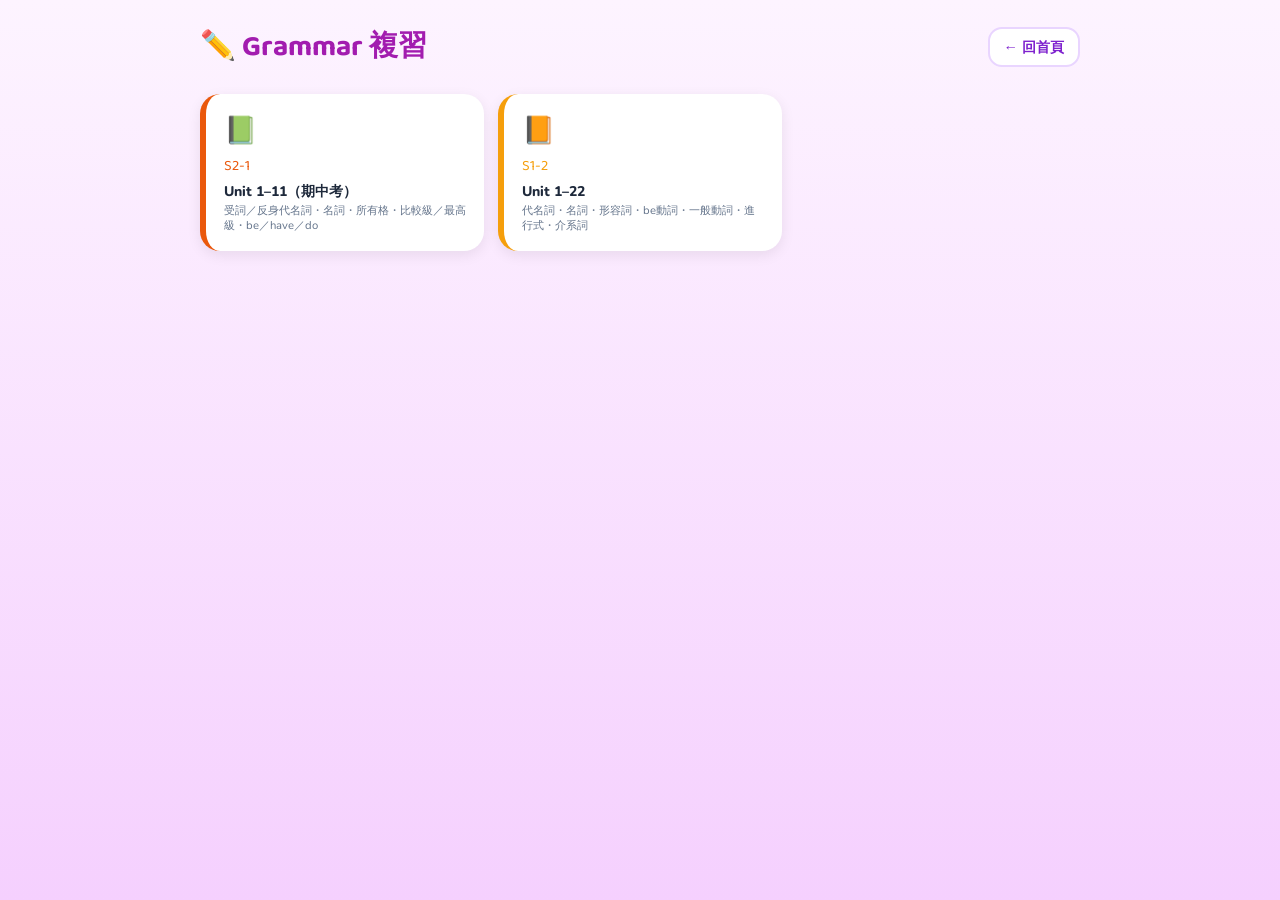
<file: grammar-review.html>
﻿<!DOCTYPE html>
<html lang="zh-TW">
<head>
<meta charset="UTF-8">
<meta name="viewport" content="width=device-width, initial-scale=1.0">
<title>Grammar 複習</title>
<style>
@import url('https://fonts.googleapis.com/css2?family=Nunito:wght@400;700;900&family=Baloo+2:wght@700;800&display=swap');
*{margin:0;padding:0;box-sizing:border-box}
body{font-family:'Nunito',sans-serif;min-height:100vh;background:linear-gradient(180deg,#fdf4ff,#f5d0fe);padding:24px}
.wrap{max-width:880px;margin:0 auto}
.hd{display:flex;align-items:center;justify-content:space-between;margin-bottom:24px}
.hd h1{font-family:'Baloo 2',cursive;font-size:1.8em;color:#a21caf}
.hd .back{background:#fff;border:2px solid #e9d5ff;border-radius:14px;padding:8px 14px;
  color:#7e22ce;font-weight:700;text-decoration:none;font-size:.9em}
.hd .back:hover{background:#f3e8ff}
.landing-grid{display:grid;grid-template-columns:repeat(auto-fill,minmax(220px,1fr));gap:14px;margin-bottom:24px}
.u-btn{background:white;border-radius:20px;padding:18px;box-shadow:0 4px 14px rgba(0,0,0,.08);
  cursor:pointer;border:none;font-family:inherit;text-align:left;transition:transform .2s}
.u-btn:hover{transform:translateY(-3px);box-shadow:0 8px 22px rgba(0,0,0,.12)}
.u-btn .unum{font-family:'Baloo 2',cursive;font-size:1.1em;margin-bottom:4px}
.u-btn .utit{font-weight:800;color:#1e293b;font-size:1.05em;margin-bottom:2px}
.u-btn .ucn{color:#64748b;font-size:.85em}
.u-btn .uicon{font-size:2em;margin-bottom:6px}
.u-all{background:linear-gradient(135deg,#fbcfe8,#f9a8d4);grid-column:1/-1;text-align:center}
.u-all .uicon{font-size:2.4em}
.u-all .utit{font-size:1.2em;color:#831843}
.u-g1{background:linear-gradient(135deg,#3b82f6,#8b5cf6);color:white}
.u-g2{background:linear-gradient(135deg,#f59e0b,#ef4444);color:white}
.u-g1 .unum,.u-g2 .unum{color:rgba(255,255,255,.9)}
.u-g1 .utit,.u-g2 .utit{color:white}
.u-g1 .ucn,.u-g2 .ucn{color:rgba(255,255,255,.8)}
.u-all .unum{color:#db2777}
.card{background:white;border-radius:24px;padding:24px;margin-bottom:20px;box-shadow:0 6px 20px rgba(0,0,0,.07)}
.card h2{font-family:'Baloo 2',cursive;font-size:1.3em;color:#7e22ce;margin-bottom:14px;display:flex;align-items:center;gap:8px}
.tp{background:#faf5ff;border-left:4px solid #a855f7;padding:12px 16px;border-radius:10px;margin-bottom:8px;font-size:.95em;line-height:1.7;color:#334155}
.fill-group{background:#fef3c7;border-radius:14px;padding:14px;margin-bottom:12px}
.fill-group h3{color:#92400e;font-weight:800;margin-bottom:8px;font-size:1em}
.fill-sentence{font-size:1.02em;margin-bottom:8px;line-height:1.9;color:#1f2937}
.hint-tag{display:inline-block;background:#fff;border-radius:8px;padding:2px 8px;margin-right:8px;font-size:.85em;color:#92400e;border:1px dashed #fbbf24}
.blank{display:inline-block;min-width:90px;border-bottom:2px solid #d97706;padding:2px 6px;margin:0 4px;background:#fffbeb;border-radius:6px;cursor:pointer;font-weight:700;color:#b45309}
.blank.active{background:#fef3c7;border-bottom-color:#b45309}
.blank.correct{background:#dcfce7;border-bottom-color:#16a34a;color:#15803d}
.blank.wrong{background:#fee2e2;border-bottom-color:#dc2626;color:#b91c1c}
.word-bank{margin-top:10px;padding-top:10px;border-top:1px dashed #fbbf24}
.wb-label{font-weight:700;color:#92400e;margin-right:8px}
.wb-chip{display:inline-block;background:#fff;border:2px solid #fbbf24;border-radius:14px;padding:6px 14px;margin:4px 4px;cursor:pointer;font-weight:700;color:#92400e;font-family:inherit;font-size:.9em}
.wb-chip:hover{background:#fef3c7}
.wb-chip.used{opacity:.35}
.err-item{background:#e0f2fe;border-radius:12px;padding:12px 14px;margin-bottom:10px}
.err-sentence{font-size:1.05em;line-height:1.9;color:#075985}
.err-word{display:inline-block;padding:1px 6px;margin:0 2px;border-radius:6px;background:#fff;border:2px solid #7dd3fc;cursor:pointer;font-weight:700;color:#0c4a6e}
.err-word.picked{background:#fef3c7;border-color:#f59e0b}
.err-word.correct-ok{background:#dcfce7;border-color:#16a34a;color:#15803d}
.err-word.wrong-pick{background:#fee2e2;border-color:#dc2626;color:#b91c1c}
.err-correction{display:none;margin-top:6px;padding:6px 10px;background:#fff;border-radius:8px;font-size:.9em;color:#0c4a6e}
.err-correction.show{display:block}
.q-item{background:#fce7f3;border-radius:12px;padding:14px;margin-bottom:12px}
.q-item .qq{font-weight:800;color:#831843;margin-bottom:8px;font-size:1em}
.q-opts{display:grid;grid-template-columns:repeat(auto-fill,minmax(150px,1fr));gap:8px}
.q-opt{background:#fff;border:2px solid #fbcfe8;border-radius:12px;padding:8px 12px;cursor:pointer;font-family:inherit;font-weight:700;color:#831843;text-align:left;font-size:.9em}
.q-opt:hover{background:#fdf2f8}
.q-opt.cor{background:#dcfce7;border-color:#16a34a;color:#15803d}
.q-opt.wrg{background:#fee2e2;border-color:#dc2626;color:#b91c1c}
.actions{display:flex;gap:10px;flex-wrap:wrap;justify-content:center;margin-top:14px}
.btn{padding:10px 20px;border-radius:14px;font-family:'Baloo 2',cursive;font-weight:700;border:none;cursor:pointer;font-size:.95em}
.bt{background:#a855f7;color:white}
.bt:hover{background:#9333ea}
.bg{background:#facc15;color:#713f12}
.bg:hover{background:#eab308}
.br{background:#64748b;color:white}
.br:hover{background:#475569}
.score{text-align:center;margin-top:12px;font-family:'Baloo 2',cursive;color:#7e22ce;display:none}
.score .stars{font-size:2em}
.score .snum{font-size:1.4em;font-weight:800}
.hidden{display:none!important}
.sem-head{font-family:'Baloo 2',cursive;font-weight:800;color:#a21caf;font-size:1.15em;margin:0 2px 12px}
.pop{position:fixed;inset:0;background:rgba(0,0,0,.4);display:none;align-items:center;justify-content:center;z-index:999}
.pop.show{display:flex}
.pop-inner{background:white;border-radius:24px;padding:36px 28px;text-align:center;max-width:340px;width:90%;box-shadow:0 20px 60px rgba(0,0,0,.2);animation:pop .4s ease-out}
@keyframes pop{from{transform:scale(.6);opacity:0}to{transform:scale(1);opacity:1}}
.pop-inner .emo{font-size:4em;margin-bottom:8px}
.pop-inner h3{font-family:'Baloo 2',cursive;font-size:1.4em;color:#a21caf;margin-bottom:6px}
.pop-inner p{color:#64748b;margin-bottom:16px}
.pop-inner .ok{background:#a855f7;color:white;border:none;padding:10px 26px;border-radius:20px;font-family:'Baloo 2',cursive;font-weight:700;cursor:pointer}
</style>
</head>
<body>
<div class="wrap">
<div class="hd">
  <h1>✏️ Grammar 複習</h1>
  <a class="back" href="index.html">← 回首頁</a>
</div>

<div id="sem-select">
  <div class="landing-grid">
    <button class="u-btn" style="border-left:6px solid #ea580c" onclick="enterSemester('s2')">
      <div class="uicon">📗</div>
      <div class="unum" style="color:#ea580c">S2-1</div>
      <div class="utit">Unit 1–11（期中考）</div>
      <div class="ucn">受詞／反身代名詞・名詞・所有格・比較級／最高級・be／have／do</div>
    </button>
    <button class="u-btn" style="border-left:6px solid #f59e0b" onclick="enterSemester('s1')">
      <div class="uicon">📙</div>
      <div class="unum" style="color:#f59e0b">S1-2</div>
      <div class="utit">Unit 1–22</div>
      <div class="ucn">代名詞・名詞・形容詞・be動詞・一般動詞・進行式・介系詞</div>
    </button>
  </div>
</div>

<div id="landing-s2" class="hidden">
  <div class="sem-head">📗 S2-1 · 期中考 Unit 1–11</div>
  <div class="landing-grid">
    <button class="u-btn" style="border-left:6px solid #a855f7" onclick="enterUnit('s2g1')">
      <div class="uicon">👉</div>
      <div class="unum" style="color:#a855f7">Unit 1</div>
      <div class="utit">Object Pronouns</div>
      <div class="ucn">受詞代名詞</div>
    </button>
    <button class="u-btn" style="border-left:6px solid #8b5cf6" onclick="enterUnit('s2g2')">
      <div class="uicon">🪞</div>
      <div class="unum" style="color:#8b5cf6">Unit 2</div>
      <div class="utit">Reflexive Pronouns</div>
      <div class="ucn">反身代名詞</div>
    </button>
    <button class="u-btn" style="border-left:6px solid #6366f1" onclick="enterUnit('s2g3')">
      <div class="uicon">🍅</div>
      <div class="unum" style="color:#6366f1">Unit 3</div>
      <div class="utit">Singular and Plural Nouns</div>
      <div class="ucn">單數與複數名詞（規則與不規則）</div>
    </button>
    <button class="u-btn" style="border-left:6px solid #3b82f6" onclick="enterUnit('s2g4')">
      <div class="uicon">👖</div>
      <div class="unum" style="color:#3b82f6">Unit 4</div>
      <div class="utit">Nouns (with No Singular Form)</div>
      <div class="ucn">沒有單數形的名詞</div>
    </button>
    <button class="u-btn" style="border-left:6px solid #06b6d4" onclick="enterUnit('s2g5')">
      <div class="uicon">🐱</div>
      <div class="unum" style="color:#06b6d4">Unit 5</div>
      <div class="utit">Possessive Nouns (Singular)</div>
      <div class="ucn">單數所有格名詞</div>
    </button>
    <button class="u-btn" style="border-left:6px solid #14b8a6" onclick="enterUnit('s2g6')">
      <div class="uicon">🐶</div>
      <div class="unum" style="color:#14b8a6">Unit 6</div>
      <div class="utit">Possessive Nouns (Plural)</div>
      <div class="ucn">複數所有格名詞</div>
    </button>
    <button class="u-btn" style="border-left:6px solid #10b981" onclick="enterUnit('s2g7')">
      <div class="uicon">📏</div>
      <div class="unum" style="color:#10b981">Unit 7</div>
      <div class="utit">Comparison of Adjectives: Comparative Degree</div>
      <div class="ucn">形容詞比較級</div>
    </button>
    <button class="u-btn" style="border-left:6px solid #84cc16" onclick="enterUnit('s2g8')">
      <div class="uicon">🏆</div>
      <div class="unum" style="color:#84cc16">Unit 8</div>
      <div class="utit">Comparison of Adjectives: Superlative Degree</div>
      <div class="ucn">形容詞最高級</div>
    </button>
    <button class="u-btn" style="border-left:6px solid #eab308" onclick="enterUnit('s2g9')">
      <div class="uicon">🅱️</div>
      <div class="unum" style="color:#eab308">Unit 9</div>
      <div class="utit">“Is”, “Are”, “Am”, “Was” and “Were”</div>
      <div class="ucn">be 動詞的現在式與過去式</div>
    </button>
    <button class="u-btn" style="border-left:6px solid #f97316" onclick="enterUnit('s2g10')">
      <div class="uicon">🤲</div>
      <div class="unum" style="color:#f97316">Unit 10</div>
      <div class="utit">“Has”, “Have” and “Had”</div>
      <div class="ucn">have 的現在式與過去式</div>
    </button>
    <button class="u-btn" style="border-left:6px solid #ef4444" onclick="enterUnit('s2g11')">
      <div class="uicon">🛠️</div>
      <div class="unum" style="color:#ef4444">Unit 11</div>
      <div class="utit">“Do”, “Does” and “Did”</div>
      <div class="ucn">do 的現在式與過去式</div>
    </button>
    <button class="u-btn u-all" onclick="enterGroup('s2gall',['s2g1','s2g2','s2g3','s2g4','s2g5','s2g6','s2g7','s2g8','s2g9','s2g10','s2g11'],'S2-1 Unit 1–11 全部複習')">
      <div class="uicon">🌟</div>
      <div class="unum">S2-1 Unit 1–11</div>
      <div class="utit">全部一起複習</div>
      <div class="ucn">11 單元綜合練習</div>
    </button>
  </div>
  <div class="actions" style="margin-top:0"><button class="btn br" onclick="backToSemester()">← 回學期選擇</button></div>
</div>

<div id="landing" class="hidden">
  <div class="sem-head">📙 S1-2 · Unit 1–22</div>
  <div class="landing-grid">
    <button class="u-btn" style="border-left:6px solid #a855f7" onclick="enterUnit(1)">
      <div class="uicon">👤</div>
      <div class="unum" style="color:#a855f7">Unit 1</div>
      <div class="utit">Singular Pronouns</div>
      <div class="ucn">單數代名詞</div>
    </button>
    <button class="u-btn" style="border-left:6px solid #8b5cf6" onclick="enterUnit(2)">
      <div class="uicon">👥</div>
      <div class="unum" style="color:#8b5cf6">Unit 2</div>
      <div class="utit">Plural Pronouns</div>
      <div class="ucn">複數代名詞</div>
    </button>
    <button class="u-btn" style="border-left:6px solid #6366f1" onclick="enterUnit(3)">
      <div class="uicon">🪞</div>
      <div class="unum" style="color:#6366f1">Unit 3</div>
      <div class="utit">Singular Reflexive Pronouns</div>
      <div class="ucn">單數反身代名詞</div>
    </button>
    <button class="u-btn" style="border-left:6px solid #3b82f6" onclick="enterUnit(4)">
      <div class="uicon">👥🪞</div>
      <div class="unum" style="color:#3b82f6">Unit 4</div>
      <div class="utit">Plural Reflexive Pronouns</div>
      <div class="ucn">複數反身代名詞</div>
    </button>
    <button class="u-btn" style="border-left:6px solid #06b6d4" onclick="enterUnit(5)">
      <div class="uicon">👉</div>
      <div class="unum" style="color:#06b6d4">Unit 5</div>
      <div class="utit">Singular Demonstrative</div>
      <div class="ucn">單數指示代名詞</div>
    </button>
    <button class="u-btn" style="border-left:6px solid #14b8a6" onclick="enterUnit(6)">
      <div class="uicon">👉👉</div>
      <div class="unum" style="color:#14b8a6">Unit 6</div>
      <div class="utit">Plural Demonstrative</div>
      <div class="ucn">複數指示代名詞</div>
    </button>
    <button class="u-btn" style="border-left:6px solid #10b981" onclick="enterUnit(7)">
      <div class="uicon">👓</div>
      <div class="unum" style="color:#10b981">Unit 7</div>
      <div class="utit">Nouns (No Singular Form)</div>
      <div class="ucn">沒有單數的名詞</div>
    </button>
    <button class="u-btn" style="border-left:6px solid #84cc16" onclick="enterUnit(8)">
      <div class="uicon">1️⃣</div>
      <div class="unum" style="color:#84cc16">Unit 8</div>
      <div class="utit">Singular Countable (A/An)</div>
      <div class="ucn">單數可數名詞</div>
    </button>
    <button class="u-btn" style="border-left:6px solid #eab308" onclick="enterUnit(9)">
      <div class="uicon">🔢</div>
      <div class="unum" style="color:#eab308">Unit 9</div>
      <div class="utit">Plural Countable Nouns</div>
      <div class="ucn">複數可數名詞</div>
    </button>
    <button class="u-btn" style="border-left:6px solid #f97316" onclick="enterUnit(10)">
      <div class="uicon">🥛</div>
      <div class="unum" style="color:#f97316">Unit 10</div>
      <div class="utit">Uncountable Nouns</div>
      <div class="ucn">不可數名詞</div>
    </button>
    <button class="u-btn" style="border-left:6px solid #ef4444" onclick="enterUnit(11)">
      <div class="uicon">🎨</div>
      <div class="unum" style="color:#ef4444">Unit 11</div>
      <div class="utit">Adjectives</div>
      <div class="ucn">形容詞</div>
    </button>
    <button class="u-btn" style="border-left:6px solid #f43f5e" onclick="enterUnit(12)">
      <div class="uicon">🏷️</div>
      <div class="unum" style="color:#f43f5e">Unit 12</div>
      <div class="utit">Possessive Adj. (Singular)</div>
      <div class="ucn">單數所有格形容詞</div>
    </button>
    <button class="u-btn" style="border-left:6px solid #ec4899" onclick="enterUnit(13)">
      <div class="uicon">👨‍👩‍👦‍👦</div>
      <div class="unum" style="color:#ec4899">Unit 13</div>
      <div class="utit">Possessive Adj. (Plural)</div>
      <div class="ucn">複數所有格形容詞</div>
    </button>
    <button class="u-btn" style="border-left:6px solid #d946ef" onclick="enterUnit(14)">
      <div class="uicon">🔤</div>
      <div class="unum" style="color:#d946ef">Unit 14</div>
      <div class="utit">Am, Is and Are</div>
      <div class="ucn">be動詞 (am/is/are)</div>
    </button>
    <button class="u-btn" style="border-left:6px solid #8b5cf6" onclick="enterUnit(15)">
      <div class="uicon">✋</div>
      <div class="unum" style="color:#8b5cf6">Unit 15</div>
      <div class="utit">Has and Have</div>
      <div class="ucn">has / have</div>
    </button>
    <button class="u-btn" style="border-left:6px solid #4f46e5" onclick="enterUnit(16)">
      <div class="uicon">✅</div>
      <div class="unum" style="color:#4f46e5">Unit 16</div>
      <div class="utit">Do and Does</div>
      <div class="ucn">do / does</div>
    </button>
    <button class="u-btn" style="border-left:6px solid #0284c7" onclick="enterUnit(17)">
      <div class="uicon">🕐</div>
      <div class="unum" style="color:#0284c7">Unit 17</div>
      <div class="utit">Simple Present Tense</div>
      <div class="ucn">簡單現在式</div>
    </button>
    <button class="u-btn" style="border-left:6px solid #0891b2" onclick="enterUnit(18)">
      <div class="uicon">▶️</div>
      <div class="unum" style="color:#0891b2">Unit 18</div>
      <div class="utit">Present Continuous Tense</div>
      <div class="ucn">現在進行式</div>
    </button>
    <button class="u-btn" style="border-left:6px solid #059669" onclick="enterUnit(19)">
      <div class="uicon">📍</div>
      <div class="unum" style="color:#059669">Unit 19</div>
      <div class="utit">Prepositions</div>
      <div class="ucn">介系詞</div>
    </button>
    <button class="u-btn" style="border-left:6px solid #65a30d" onclick="enterUnit(20)">
      <div class="uicon">🔗</div>
      <div class="unum" style="color:#65a30d">Unit 20</div>
      <div class="utit">Conjunctions</div>
      <div class="ucn">連接詞 (and/or)</div>
    </button>
    <button class="u-btn" style="border-left:6px solid #ca8a04" onclick="enterUnit(21)">
      <div class="uicon">❓</div>
      <div class="unum" style="color:#ca8a04">Unit 21</div>
      <div class="utit">Question Words</div>
      <div class="ucn">疑問詞 (Who/What)</div>
    </button>
    <button class="u-btn" style="border-left:6px solid #ea580c" onclick="enterUnit(22)">
      <div class="uicon">🚫</div>
      <div class="unum" style="color:#ea580c">Unit 22</div>
      <div class="utit">Negative Statements</div>
      <div class="ucn">否定句</div>
    </button>
    <button class="u-btn u-g1" onclick="enterGroup('g1to11',[1,2,3,4,5,6,7,8,9,10,11],'Unit 1–11 總複習')">
      <div class="uicon">📘</div>
      <div class="unum">Unit 1–11</div>
      <div class="utit">上半段 總複習</div>
      <div class="ucn">代名詞 → 名詞 → 形容詞 → 所有格</div>
    </button>
    <button class="u-btn u-g2" onclick="enterGroup('g12to22',[12,13,14,15,16,17,18,19,20,21,22],'Unit 12–22 總複習')">
      <div class="uicon">📙</div>
      <div class="unum">Unit 12–22</div>
      <div class="utit">下半段 總複習</div>
      <div class="ucn">be動詞 → 一般動詞 → 進行式 → 介系詞</div>
    </button>
    <button class="u-btn u-all" onclick="enterUnit('all')">
      <div class="uicon">🌟</div>
      <div class="unum">Unit 1-22</div>
      <div class="utit">全部一起複習</div>
      <div class="ucn">22 單元綜合練習</div>
    </button>
  </div>
  <div class="actions" style="margin-top:0"><button class="btn br" onclick="backToSemester()">← 回學期選擇</button></div>
</div>

<div id="rv-s2g1" class="card hidden" style="border-top:6px solid #a855f7">
  <h2>👉 Unit 1 · Object Pronouns <span style="color:#94a3b8;font-size:.75em;margin-left:8px">(受詞代名詞)</span></h2>
  <div class="tp">受詞代名詞 (object pronouns)：<b>me, you, him, her, it, us, them</b></div>
  <div class="tp">受詞代名詞通常放在<b>動詞（或介系詞）後面</b></div>
  <div class="tp">例：This is my mother. She loves <b>me</b>. ／ I am returning it to <b>you</b>.</div>
  <div class="tp">例：Mr Lee is showing <b>her</b> a picture. ／ Do not disturb <b>them</b>.</div>
  <div class="tp">例：We like stories. Our teacher is telling <b>us</b> a story.</div>

  <h3 style="margin-top:18px;margin-bottom:8px;color:#92400e">📝 填空練習</h3>
  <div id="fill-s2g1"></div>
  <div class="actions">
    <button class="btn bt" onclick="checkFill('s2g1')">✅ 檢查填空</button>
    <button class="btn bg" onclick="initFill('s2g1')">🔄 再玩</button>
  </div>

  <h3 style="margin-top:22px;margin-bottom:8px;color:#0369a1">🔍 找出錯誤</h3>
  <div id="err-s2g1"></div>
  <div class="actions">
    <button class="btn bt" onclick="checkErrors('s2g1')">✅ 檢查答案</button>
    <button class="btn bg" onclick="initError('s2g1')">🔄 再玩</button>
  </div>

  <h3 style="margin-top:22px;margin-bottom:8px;color:#9d174d">🎯 選擇題</h3>
  <div id="quiz-s2g1"></div>
  <div class="actions">
    <button class="btn bt" onclick="checkQuiz('s2g1')">✅ 檢查答案</button>
    <button class="btn bg" onclick="initQuiz('s2g1')">🔄 再玩</button>
  </div>
  <div class="score" id="quiz-score-s2g1">
    <div class="stars" id="quiz-stars-s2g1"></div>
    <div class="snum" id="quiz-snum-s2g1"></div>
    <div id="quiz-msg-s2g1"></div>
  </div>

  <div class="actions" style="margin-top:22px;border-top:1px dashed #e2e8f0;padding-top:16px">
    <button class="btn br" onclick="backToLanding()">← 回單元選擇</button>
  </div>
</div>
<div id="rv-s2g2" class="card hidden" style="border-top:6px solid #8b5cf6">
  <h2>🪞 Unit 2 · Reflexive Pronouns <span style="color:#94a3b8;font-size:.75em;margin-left:8px">(反身代名詞)</span></h2>
  <div class="tp">反身代名詞 (reflexive pronouns)：<b>myself, yourself, himself, herself, itself, yourselves, themselves, ourselves</b></div>
  <div class="tp">反身代名詞<b>指回做動作的人</b>（doer of the action）</div>
  <div class="tp">例：We enjoyed <b>ourselves</b> at John’s birthday party.</div>
  <div class="tp">例：The soldiers pulled <b>themselves</b> up the wall. ／ I forced <b>myself</b> through the hole.</div>
  <div class="tp">例：You can see <b>yourself</b> in this mirror. ／ She rewarded <b>herself</b> with a piece of cake.</div>

  <h3 style="margin-top:18px;margin-bottom:8px;color:#92400e">📝 填空練習</h3>
  <div id="fill-s2g2"></div>
  <div class="actions">
    <button class="btn bt" onclick="checkFill('s2g2')">✅ 檢查填空</button>
    <button class="btn bg" onclick="initFill('s2g2')">🔄 再玩</button>
  </div>

  <h3 style="margin-top:22px;margin-bottom:8px;color:#0369a1">🔍 找出錯誤</h3>
  <div id="err-s2g2"></div>
  <div class="actions">
    <button class="btn bt" onclick="checkErrors('s2g2')">✅ 檢查答案</button>
    <button class="btn bg" onclick="initError('s2g2')">🔄 再玩</button>
  </div>

  <h3 style="margin-top:22px;margin-bottom:8px;color:#9d174d">🎯 選擇題</h3>
  <div id="quiz-s2g2"></div>
  <div class="actions">
    <button class="btn bt" onclick="checkQuiz('s2g2')">✅ 檢查答案</button>
    <button class="btn bg" onclick="initQuiz('s2g2')">🔄 再玩</button>
  </div>
  <div class="score" id="quiz-score-s2g2">
    <div class="stars" id="quiz-stars-s2g2"></div>
    <div class="snum" id="quiz-snum-s2g2"></div>
    <div id="quiz-msg-s2g2"></div>
  </div>

  <div class="actions" style="margin-top:22px;border-top:1px dashed #e2e8f0;padding-top:16px">
    <button class="btn br" onclick="backToLanding()">← 回單元選擇</button>
  </div>
</div>
<div id="rv-s2g3" class="card hidden" style="border-top:6px solid #6366f1">
  <h2>🍅 Unit 3 · Singular and Plural Nouns <span style="color:#94a3b8;font-size:.75em;margin-left:8px">(單數與複數名詞（規則與不規則）)</span></h2>
  <div class="tp">① 加 <b>s</b>：desk → desks、bag → bags</div>
  <div class="tp">② 字尾 <b>s, sh, ch, x</b> 加 <b>es</b>：dress → dresses、box → boxes</div>
  <div class="tp">③ 字尾 <b>o</b> 加 <b>es</b>：tomato → tomatoes、potato → potatoes</div>
  <div class="tp">④ <b>子音 + y</b>：去 y 加 <b>ies</b>：housefly → houseflies、puppy → puppies</div>
  <div class="tp">⑤ <b>f / fe</b> 改成 <b>ves</b>：leaf → leaves、knife → knives</div>
  <div class="tp">⑥ 不規則：child → children、man → men、woman → women、foot → feet、tooth → teeth、mouse → mice</div>

  <h3 style="margin-top:18px;margin-bottom:8px;color:#92400e">📝 填空練習</h3>
  <div id="fill-s2g3"></div>
  <div class="actions">
    <button class="btn bt" onclick="checkFill('s2g3')">✅ 檢查填空</button>
    <button class="btn bg" onclick="initFill('s2g3')">🔄 再玩</button>
  </div>

  <h3 style="margin-top:22px;margin-bottom:8px;color:#0369a1">🔍 找出錯誤</h3>
  <div id="err-s2g3"></div>
  <div class="actions">
    <button class="btn bt" onclick="checkErrors('s2g3')">✅ 檢查答案</button>
    <button class="btn bg" onclick="initError('s2g3')">🔄 再玩</button>
  </div>

  <h3 style="margin-top:22px;margin-bottom:8px;color:#9d174d">🎯 選擇題</h3>
  <div id="quiz-s2g3"></div>
  <div class="actions">
    <button class="btn bt" onclick="checkQuiz('s2g3')">✅ 檢查答案</button>
    <button class="btn bg" onclick="initQuiz('s2g3')">🔄 再玩</button>
  </div>
  <div class="score" id="quiz-score-s2g3">
    <div class="stars" id="quiz-stars-s2g3"></div>
    <div class="snum" id="quiz-snum-s2g3"></div>
    <div id="quiz-msg-s2g3"></div>
  </div>

  <div class="actions" style="margin-top:22px;border-top:1px dashed #e2e8f0;padding-top:16px">
    <button class="btn br" onclick="backToLanding()">← 回單元選擇</button>
  </div>
</div>
<div id="rv-s2g4" class="card hidden" style="border-top:6px solid #3b82f6">
  <h2>👖 Unit 4 · Nouns (with No Singular Form) <span style="color:#94a3b8;font-size:.75em;margin-left:8px">(沒有單數形的名詞)</span></h2>
  <div class="tp">大部分可數名詞的複數是加 <b>s / es</b>：tiger → tigers、brush → brushes、mango → mangoes</div>
  <div class="tp">有些名詞<b>沒有複數形</b>（不可數）：oil、ice cream、water</div>
  <div class="tp">有些名詞<b>沒有單數形</b>（成雙的東西）：<b>pants, shorts, pyjamas, socks, trousers, jeans</b></div>
  <div class="tp">成雙的工具、眼鏡：<b>scissors, glasses, tongs, binoculars, tweezers, clippers, spectacles</b></div>
  <div class="tp">要數它們時用 <b>a pair of</b>：a pair of scissors、two pairs of socks</div>

  <h3 style="margin-top:18px;margin-bottom:8px;color:#92400e">📝 填空練習</h3>
  <div id="fill-s2g4"></div>
  <div class="actions">
    <button class="btn bt" onclick="checkFill('s2g4')">✅ 檢查填空</button>
    <button class="btn bg" onclick="initFill('s2g4')">🔄 再玩</button>
  </div>

  <h3 style="margin-top:22px;margin-bottom:8px;color:#0369a1">🔍 找出錯誤</h3>
  <div id="err-s2g4"></div>
  <div class="actions">
    <button class="btn bt" onclick="checkErrors('s2g4')">✅ 檢查答案</button>
    <button class="btn bg" onclick="initError('s2g4')">🔄 再玩</button>
  </div>

  <h3 style="margin-top:22px;margin-bottom:8px;color:#9d174d">🎯 選擇題</h3>
  <div id="quiz-s2g4"></div>
  <div class="actions">
    <button class="btn bt" onclick="checkQuiz('s2g4')">✅ 檢查答案</button>
    <button class="btn bg" onclick="initQuiz('s2g4')">🔄 再玩</button>
  </div>
  <div class="score" id="quiz-score-s2g4">
    <div class="stars" id="quiz-stars-s2g4"></div>
    <div class="snum" id="quiz-snum-s2g4"></div>
    <div id="quiz-msg-s2g4"></div>
  </div>

  <div class="actions" style="margin-top:22px;border-top:1px dashed #e2e8f0;padding-top:16px">
    <button class="btn br" onclick="backToLanding()">← 回單元選擇</button>
  </div>
</div>
<div id="rv-s2g5" class="card hidden" style="border-top:6px solid #06b6d4">
  <h2>🐱 Unit 5 · Possessive Nouns (Singular) <span style="color:#94a3b8;font-size:.75em;margin-left:8px">(單數所有格名詞)</span></h2>
  <div class="tp">所有格名詞表示「<b>誰的</b>」（ownership）</div>
  <div class="tp">單數名詞所有格：在單數名詞後面加 <b>’s</b></div>
  <div class="tp">例：Peter’s book、this girl’s dress、Mr Lee’s son、the man’s hat、the teacher’s car、the dog’s tail</div>
  <div class="tp">例：Peter has a new book. → <b>Peter’s</b> new book is on the table.</div>

  <h3 style="margin-top:18px;margin-bottom:8px;color:#92400e">📝 填空練習</h3>
  <div id="fill-s2g5"></div>
  <div class="actions">
    <button class="btn bt" onclick="checkFill('s2g5')">✅ 檢查填空</button>
    <button class="btn bg" onclick="initFill('s2g5')">🔄 再玩</button>
  </div>

  <h3 style="margin-top:22px;margin-bottom:8px;color:#0369a1">🔍 找出錯誤</h3>
  <div id="err-s2g5"></div>
  <div class="actions">
    <button class="btn bt" onclick="checkErrors('s2g5')">✅ 檢查答案</button>
    <button class="btn bg" onclick="initError('s2g5')">🔄 再玩</button>
  </div>

  <h3 style="margin-top:22px;margin-bottom:8px;color:#9d174d">🎯 選擇題</h3>
  <div id="quiz-s2g5"></div>
  <div class="actions">
    <button class="btn bt" onclick="checkQuiz('s2g5')">✅ 檢查答案</button>
    <button class="btn bg" onclick="initQuiz('s2g5')">🔄 再玩</button>
  </div>
  <div class="score" id="quiz-score-s2g5">
    <div class="stars" id="quiz-stars-s2g5"></div>
    <div class="snum" id="quiz-snum-s2g5"></div>
    <div id="quiz-msg-s2g5"></div>
  </div>

  <div class="actions" style="margin-top:22px;border-top:1px dashed #e2e8f0;padding-top:16px">
    <button class="btn br" onclick="backToLanding()">← 回單元選擇</button>
  </div>
</div>
<div id="rv-s2g6" class="card hidden" style="border-top:6px solid #14b8a6">
  <h2>🐶 Unit 6 · Possessive Nouns (Plural) <span style="color:#94a3b8;font-size:.75em;margin-left:8px">(複數所有格名詞)</span></h2>
  <div class="tp">複數名詞以 <b>s</b> 結尾：只加 <b>’</b>（撇號）</div>
  <div class="tp">例：the boys’ ball、the dogs’ tails、the pupils’ bags、the sisters’ dresses</div>
  <div class="tp">複數名詞<b>不以 s 結尾</b>：加 <b>’s</b></div>
  <div class="tp">例：the men’s hats、the children’s balloons、the mice’s tails、the women’s clothes</div>

  <h3 style="margin-top:18px;margin-bottom:8px;color:#92400e">📝 填空練習</h3>
  <div id="fill-s2g6"></div>
  <div class="actions">
    <button class="btn bt" onclick="checkFill('s2g6')">✅ 檢查填空</button>
    <button class="btn bg" onclick="initFill('s2g6')">🔄 再玩</button>
  </div>

  <h3 style="margin-top:22px;margin-bottom:8px;color:#0369a1">🔍 找出錯誤</h3>
  <div id="err-s2g6"></div>
  <div class="actions">
    <button class="btn bt" onclick="checkErrors('s2g6')">✅ 檢查答案</button>
    <button class="btn bg" onclick="initError('s2g6')">🔄 再玩</button>
  </div>

  <h3 style="margin-top:22px;margin-bottom:8px;color:#9d174d">🎯 選擇題</h3>
  <div id="quiz-s2g6"></div>
  <div class="actions">
    <button class="btn bt" onclick="checkQuiz('s2g6')">✅ 檢查答案</button>
    <button class="btn bg" onclick="initQuiz('s2g6')">🔄 再玩</button>
  </div>
  <div class="score" id="quiz-score-s2g6">
    <div class="stars" id="quiz-stars-s2g6"></div>
    <div class="snum" id="quiz-snum-s2g6"></div>
    <div id="quiz-msg-s2g6"></div>
  </div>

  <div class="actions" style="margin-top:22px;border-top:1px dashed #e2e8f0;padding-top:16px">
    <button class="btn br" onclick="backToLanding()">← 回單元選擇</button>
  </div>
</div>
<div id="rv-s2g7" class="card hidden" style="border-top:6px solid #10b981">
  <h2>📏 Unit 7 · Comparison of Adjectives: Comparative Degree <span style="color:#94a3b8;font-size:.75em;margin-left:8px">(形容詞比較級)</span></h2>
  <div class="tp">形容詞有三個等級：原級 (positive)、比較級 (comparative)、最高級 (superlative)</div>
  <div class="tp">原級是形容詞的基本形：long、short、thick、clean、beautiful、interesting</div>
  <div class="tp"><b>比較兩個</b>人、事、物時用<b>比較級</b>：longer、shorter、thicker、cleaner、<b>more</b> beautiful、<b>more</b> interesting</div>
  <div class="tp">後面通常接 <b>than</b>：The black rope is <b>longer than</b> the white rope.</div>
  <div class="tp">例：Mary’s dress is <b>more beautiful than</b> May’s dress. ／ The comic book is <b>more interesting than</b> the storybook.</div>

  <h3 style="margin-top:18px;margin-bottom:8px;color:#92400e">📝 填空練習</h3>
  <div id="fill-s2g7"></div>
  <div class="actions">
    <button class="btn bt" onclick="checkFill('s2g7')">✅ 檢查填空</button>
    <button class="btn bg" onclick="initFill('s2g7')">🔄 再玩</button>
  </div>

  <h3 style="margin-top:22px;margin-bottom:8px;color:#0369a1">🔍 找出錯誤</h3>
  <div id="err-s2g7"></div>
  <div class="actions">
    <button class="btn bt" onclick="checkErrors('s2g7')">✅ 檢查答案</button>
    <button class="btn bg" onclick="initError('s2g7')">🔄 再玩</button>
  </div>

  <h3 style="margin-top:22px;margin-bottom:8px;color:#9d174d">🎯 選擇題</h3>
  <div id="quiz-s2g7"></div>
  <div class="actions">
    <button class="btn bt" onclick="checkQuiz('s2g7')">✅ 檢查答案</button>
    <button class="btn bg" onclick="initQuiz('s2g7')">🔄 再玩</button>
  </div>
  <div class="score" id="quiz-score-s2g7">
    <div class="stars" id="quiz-stars-s2g7"></div>
    <div class="snum" id="quiz-snum-s2g7"></div>
    <div id="quiz-msg-s2g7"></div>
  </div>

  <div class="actions" style="margin-top:22px;border-top:1px dashed #e2e8f0;padding-top:16px">
    <button class="btn br" onclick="backToLanding()">← 回單元選擇</button>
  </div>
</div>
<div id="rv-s2g8" class="card hidden" style="border-top:6px solid #84cc16">
  <h2>🏆 Unit 8 · Comparison of Adjectives: Superlative Degree <span style="color:#94a3b8;font-size:.75em;margin-left:8px">(形容詞最高級)</span></h2>
  <div class="tp"><b>比較三個（或以上）</b>的人、事、物時用<b>最高級</b>，前面通常加 <b>the</b></div>
  <div class="tp">tall → <b>tallest</b>、cheap → <b>cheapest</b>、long → longest、short → shortest、thick → thickest、clean → cleanest</div>
  <div class="tp">長的形容詞用 <b>most</b>：<b>most</b> beautiful、<b>most</b> interesting</div>
  <div class="tp">例：These ropes are long. The black one is <b>the longest</b>.</div>
  <div class="tp">例：The flowers are beautiful. The rose is <b>the most beautiful</b> of all.</div>

  <h3 style="margin-top:18px;margin-bottom:8px;color:#92400e">📝 填空練習</h3>
  <div id="fill-s2g8"></div>
  <div class="actions">
    <button class="btn bt" onclick="checkFill('s2g8')">✅ 檢查填空</button>
    <button class="btn bg" onclick="initFill('s2g8')">🔄 再玩</button>
  </div>

  <h3 style="margin-top:22px;margin-bottom:8px;color:#0369a1">🔍 找出錯誤</h3>
  <div id="err-s2g8"></div>
  <div class="actions">
    <button class="btn bt" onclick="checkErrors('s2g8')">✅ 檢查答案</button>
    <button class="btn bg" onclick="initError('s2g8')">🔄 再玩</button>
  </div>

  <h3 style="margin-top:22px;margin-bottom:8px;color:#9d174d">🎯 選擇題</h3>
  <div id="quiz-s2g8"></div>
  <div class="actions">
    <button class="btn bt" onclick="checkQuiz('s2g8')">✅ 檢查答案</button>
    <button class="btn bg" onclick="initQuiz('s2g8')">🔄 再玩</button>
  </div>
  <div class="score" id="quiz-score-s2g8">
    <div class="stars" id="quiz-stars-s2g8"></div>
    <div class="snum" id="quiz-snum-s2g8"></div>
    <div id="quiz-msg-s2g8"></div>
  </div>

  <div class="actions" style="margin-top:22px;border-top:1px dashed #e2e8f0;padding-top:16px">
    <button class="btn br" onclick="backToLanding()">← 回單元選擇</button>
  </div>
</div>
<div id="rv-s2g9" class="card hidden" style="border-top:6px solid #eab308">
  <h2>🅱️ Unit 9 · “Is”, “Are”, “Am”, “Was” and “Were” <span style="color:#94a3b8;font-size:.75em;margin-left:8px">(be 動詞的現在式與過去式)</span></h2>
  <div class="tp"><b>am, is, are</b> 是現在式，<b>was, were</b> 是過去式</div>
  <div class="tp"><b>am</b> 搭配 <b>I</b>；<b>is</b> 搭配 she, he 和單數名詞；<b>are</b> 搭配 you, they, we 和複數名詞</div>
  <div class="tp">過去式：<b>is / am → was</b>；<b>are → were</b></div>
  <div class="tp">現在：She is seven years old. ／ They are in Primary 2A.</div>
  <div class="tp">過去：She <b>was</b> six years old last year. ／ They <b>were</b> in Primary 1A last year.</div>
  <div class="tp">時間提示：this year, now, every morning（現在）／ last year, yesterday, last week, last night（過去）</div>

  <h3 style="margin-top:18px;margin-bottom:8px;color:#92400e">📝 填空練習</h3>
  <div id="fill-s2g9"></div>
  <div class="actions">
    <button class="btn bt" onclick="checkFill('s2g9')">✅ 檢查填空</button>
    <button class="btn bg" onclick="initFill('s2g9')">🔄 再玩</button>
  </div>

  <h3 style="margin-top:22px;margin-bottom:8px;color:#0369a1">🔍 找出錯誤</h3>
  <div id="err-s2g9"></div>
  <div class="actions">
    <button class="btn bt" onclick="checkErrors('s2g9')">✅ 檢查答案</button>
    <button class="btn bg" onclick="initError('s2g9')">🔄 再玩</button>
  </div>

  <h3 style="margin-top:22px;margin-bottom:8px;color:#9d174d">🎯 選擇題</h3>
  <div id="quiz-s2g9"></div>
  <div class="actions">
    <button class="btn bt" onclick="checkQuiz('s2g9')">✅ 檢查答案</button>
    <button class="btn bg" onclick="initQuiz('s2g9')">🔄 再玩</button>
  </div>
  <div class="score" id="quiz-score-s2g9">
    <div class="stars" id="quiz-stars-s2g9"></div>
    <div class="snum" id="quiz-snum-s2g9"></div>
    <div id="quiz-msg-s2g9"></div>
  </div>

  <div class="actions" style="margin-top:22px;border-top:1px dashed #e2e8f0;padding-top:16px">
    <button class="btn br" onclick="backToLanding()">← 回單元選擇</button>
  </div>
</div>
<div id="rv-s2g10" class="card hidden" style="border-top:6px solid #f97316">
  <h2>🤲 Unit 10 · “Has”, “Have” and “Had” <span style="color:#94a3b8;font-size:.75em;margin-left:8px">(have 的現在式與過去式)</span></h2>
  <div class="tp"><b>has, have</b> 是現在式，<b>had</b> 是過去式</div>
  <div class="tp"><b>has</b> 搭配 she, he 和單數名詞；<b>have</b> 搭配 I, you, they, we 和複數名詞</div>
  <div class="tp">過去式：<b>has / have → had</b>（不分主詞）</div>
  <div class="tp">現在：She has a pencil. ／ They have milk for breakfast every morning.</div>
  <div class="tp">過去：I <b>had</b> measles last month. ／ They <b>had</b> eggs for breakfast yesterday.</div>

  <h3 style="margin-top:18px;margin-bottom:8px;color:#92400e">📝 填空練習</h3>
  <div id="fill-s2g10"></div>
  <div class="actions">
    <button class="btn bt" onclick="checkFill('s2g10')">✅ 檢查填空</button>
    <button class="btn bg" onclick="initFill('s2g10')">🔄 再玩</button>
  </div>

  <h3 style="margin-top:22px;margin-bottom:8px;color:#0369a1">🔍 找出錯誤</h3>
  <div id="err-s2g10"></div>
  <div class="actions">
    <button class="btn bt" onclick="checkErrors('s2g10')">✅ 檢查答案</button>
    <button class="btn bg" onclick="initError('s2g10')">🔄 再玩</button>
  </div>

  <h3 style="margin-top:22px;margin-bottom:8px;color:#9d174d">🎯 選擇題</h3>
  <div id="quiz-s2g10"></div>
  <div class="actions">
    <button class="btn bt" onclick="checkQuiz('s2g10')">✅ 檢查答案</button>
    <button class="btn bg" onclick="initQuiz('s2g10')">🔄 再玩</button>
  </div>
  <div class="score" id="quiz-score-s2g10">
    <div class="stars" id="quiz-stars-s2g10"></div>
    <div class="snum" id="quiz-snum-s2g10"></div>
    <div id="quiz-msg-s2g10"></div>
  </div>

  <div class="actions" style="margin-top:22px;border-top:1px dashed #e2e8f0;padding-top:16px">
    <button class="btn br" onclick="backToLanding()">← 回單元選擇</button>
  </div>
</div>
<div id="rv-s2g11" class="card hidden" style="border-top:6px solid #ef4444">
  <h2>🛠️ Unit 11 · “Do”, “Does” and “Did” <span style="color:#94a3b8;font-size:.75em;margin-left:8px">(do 的現在式與過去式)</span></h2>
  <div class="tp"><b>do, does</b> 是現在式，<b>did</b> 是過去式</div>
  <div class="tp"><b>do</b> 搭配 I, they, you, we 和複數名詞；<b>does</b> 搭配 he, she 和單數名詞</div>
  <div class="tp">過去式：<b>do / does → did</b></div>
  <div class="tp">現在：You do the work here every day. ／ She does the work here every day.</div>
  <div class="tp">過去：The boys <b>did</b> the work here yesterday.</div>
  <div class="tp">回答問句：Do they …? → Yes, they <b>do</b>. / No, they <b>don’t</b>.；Does she …? → Yes, she <b>does</b>. / No, she <b>doesn’t</b>.；Did you …? → Yes, I <b>did</b>.</div>

  <h3 style="margin-top:18px;margin-bottom:8px;color:#92400e">📝 填空練習</h3>
  <div id="fill-s2g11"></div>
  <div class="actions">
    <button class="btn bt" onclick="checkFill('s2g11')">✅ 檢查填空</button>
    <button class="btn bg" onclick="initFill('s2g11')">🔄 再玩</button>
  </div>

  <h3 style="margin-top:22px;margin-bottom:8px;color:#0369a1">🔍 找出錯誤</h3>
  <div id="err-s2g11"></div>
  <div class="actions">
    <button class="btn bt" onclick="checkErrors('s2g11')">✅ 檢查答案</button>
    <button class="btn bg" onclick="initError('s2g11')">🔄 再玩</button>
  </div>

  <h3 style="margin-top:22px;margin-bottom:8px;color:#9d174d">🎯 選擇題</h3>
  <div id="quiz-s2g11"></div>
  <div class="actions">
    <button class="btn bt" onclick="checkQuiz('s2g11')">✅ 檢查答案</button>
    <button class="btn bg" onclick="initQuiz('s2g11')">🔄 再玩</button>
  </div>
  <div class="score" id="quiz-score-s2g11">
    <div class="stars" id="quiz-stars-s2g11"></div>
    <div class="snum" id="quiz-snum-s2g11"></div>
    <div id="quiz-msg-s2g11"></div>
  </div>

  <div class="actions" style="margin-top:22px;border-top:1px dashed #e2e8f0;padding-top:16px">
    <button class="btn br" onclick="backToLanding()">← 回單元選擇</button>
  </div>
</div>
<div id="rv-s2gall" class="card hidden" style="border-top:6px solid #db2777">
  <h2>🌟 S2-1 Unit 1–11 全部複習 <span style="color:#94a3b8;font-size:.75em;margin-left:8px">(期中考綜合練習)</span></h2>
  <div class="tp">🎯 S2-1 期中考：Unit 1–11 綜合複習</div>
  <div class="tp">代名詞：受詞 (me, you, him, her, it, us, them)｜反身 (myself, yourself, himself, herself, itself, yourselves, themselves, ourselves)</div>
  <div class="tp">名詞：單複數規則 (-s / -es / -ies / -ves / 不規則)｜沒有單數形 (pants, scissors, glasses...)｜所有格 (’s / s’)</div>
  <div class="tp">形容詞：比較級 (-er / more ... than)｜最高級 (the -est / the most ...)</div>
  <div class="tp">動詞：am / is / are / was / were｜has / have / had｜do / does / did</div>

  <h3 style="margin-top:18px;margin-bottom:8px;color:#92400e">📝 填空練習</h3>
  <div id="fill-s2gall"></div>
  <div class="actions">
    <button class="btn bt" onclick="checkFill('s2gall')">✅ 檢查填空</button>
    <button class="btn bg" onclick="initFill('s2gall')">🔄 再玩</button>
  </div>

  <h3 style="margin-top:22px;margin-bottom:8px;color:#0369a1">🔍 找出錯誤</h3>
  <div id="err-s2gall"></div>
  <div class="actions">
    <button class="btn bt" onclick="checkErrors('s2gall')">✅ 檢查答案</button>
    <button class="btn bg" onclick="initError('s2gall')">🔄 再玩</button>
  </div>

  <h3 style="margin-top:22px;margin-bottom:8px;color:#9d174d">🎯 選擇題</h3>
  <div id="quiz-s2gall"></div>
  <div class="actions">
    <button class="btn bt" onclick="checkQuiz('s2gall')">✅ 檢查答案</button>
    <button class="btn bg" onclick="initQuiz('s2gall')">🔄 再玩</button>
  </div>
  <div class="score" id="quiz-score-s2gall">
    <div class="stars" id="quiz-stars-s2gall"></div>
    <div class="snum" id="quiz-snum-s2gall"></div>
    <div id="quiz-msg-s2gall"></div>
  </div>

  <div class="actions" style="margin-top:22px;border-top:1px dashed #e2e8f0;padding-top:16px">
    <button class="btn br" onclick="backToLanding()">← 回單元選擇</button>
  </div>
</div>
<div id="rv-1" class="card hidden" style="border-top:6px solid #a855f7">
  <h2>👤 Unit 1 · Singular Pronouns <span style="color:#94a3b8;font-size:.75em;margin-left:8px">(單數代名詞)</span></h2>
  <div class="tp">單數代名詞：<b>I, you, he, she</b>（一個人或一個東西）</div>
  <div class="tp">代名詞 (pronoun) 取代「名詞」</div>
  <div class="tp">例：John can swim → <b>He</b> can swim.</div>
  <div class="tp">例：My mother is tired. <b>She</b> needs a rest.</div>

  <h3 style="margin-top:18px;margin-bottom:8px;color:#92400e">📝 填空練習</h3>
  <div id="fill-1"></div>
  <div class="actions">
    <button class="btn bt" onclick="checkFill('1')">✅ 檢查填空</button>
    <button class="btn bg" onclick="initFill('1')">🔄 再玩</button>
  </div>

  <h3 style="margin-top:22px;margin-bottom:8px;color:#0369a1">🔍 找出錯誤</h3>
  <div id="err-1"></div>
  <div class="actions">
    <button class="btn bt" onclick="checkErrors('1')">✅ 檢查答案</button>
    <button class="btn bg" onclick="initError('1')">🔄 再玩</button>
  </div>

  <h3 style="margin-top:22px;margin-bottom:8px;color:#9d174d">🎯 選擇題</h3>
  <div id="quiz-1"></div>
  <div class="actions">
    <button class="btn bt" onclick="checkQuiz('1')">✅ 檢查答案</button>
    <button class="btn bg" onclick="initQuiz('1')">🔄 再玩</button>
  </div>
  <div class="score" id="quiz-score-1">
    <div class="stars" id="quiz-stars-1"></div>
    <div class="snum" id="quiz-snum-1"></div>
    <div id="quiz-msg-1"></div>
  </div>

  <div class="actions" style="margin-top:22px;border-top:1px dashed #e2e8f0;padding-top:16px">
    <button class="btn br" onclick="backToLanding()">← 回單元選擇</button>
  </div>
</div>
<div id="rv-2" class="card hidden" style="border-top:6px solid #8b5cf6">
  <h2>👥 Unit 2 · Plural Pronouns <span style="color:#94a3b8;font-size:.75em;margin-left:8px">(複數代名詞)</span></h2>
  <div class="tp">複數代名詞：<b>we, you, they</b>（兩個或以上）</div>
  <div class="tp">例：The lions → <b>They</b> are sleeping.</div>
  <div class="tp">例：Peter and I → <b>We</b> are boys.</div>

  <h3 style="margin-top:18px;margin-bottom:8px;color:#92400e">📝 填空練習</h3>
  <div id="fill-2"></div>
  <div class="actions">
    <button class="btn bt" onclick="checkFill('2')">✅ 檢查填空</button>
    <button class="btn bg" onclick="initFill('2')">🔄 再玩</button>
  </div>

  <h3 style="margin-top:22px;margin-bottom:8px;color:#0369a1">🔍 找出錯誤</h3>
  <div id="err-2"></div>
  <div class="actions">
    <button class="btn bt" onclick="checkErrors('2')">✅ 檢查答案</button>
    <button class="btn bg" onclick="initError('2')">🔄 再玩</button>
  </div>

  <h3 style="margin-top:22px;margin-bottom:8px;color:#9d174d">🎯 選擇題</h3>
  <div id="quiz-2"></div>
  <div class="actions">
    <button class="btn bt" onclick="checkQuiz('2')">✅ 檢查答案</button>
    <button class="btn bg" onclick="initQuiz('2')">🔄 再玩</button>
  </div>
  <div class="score" id="quiz-score-2">
    <div class="stars" id="quiz-stars-2"></div>
    <div class="snum" id="quiz-snum-2"></div>
    <div id="quiz-msg-2"></div>
  </div>

  <div class="actions" style="margin-top:22px;border-top:1px dashed #e2e8f0;padding-top:16px">
    <button class="btn br" onclick="backToLanding()">← 回單元選擇</button>
  </div>
</div>
<div id="rv-3" class="card hidden" style="border-top:6px solid #6366f1">
  <h2>🪞 Unit 3 · Singular Reflexive Pronouns <span style="color:#94a3b8;font-size:.75em;margin-left:8px">(單數反身代名詞)</span></h2>
  <div class="tp">單數反身代名詞：<b>myself, yourself, himself, herself, itself</b></div>
  <div class="tp">指回「動作的人自己」</div>
  <div class="tp">例：I am drying <b>myself</b>.</div>
  <div class="tp">例：She hurt <b>herself</b>.</div>

  <h3 style="margin-top:18px;margin-bottom:8px;color:#92400e">📝 填空練習</h3>
  <div id="fill-3"></div>
  <div class="actions">
    <button class="btn bt" onclick="checkFill('3')">✅ 檢查填空</button>
    <button class="btn bg" onclick="initFill('3')">🔄 再玩</button>
  </div>

  <h3 style="margin-top:22px;margin-bottom:8px;color:#0369a1">🔍 找出錯誤</h3>
  <div id="err-3"></div>
  <div class="actions">
    <button class="btn bt" onclick="checkErrors('3')">✅ 檢查答案</button>
    <button class="btn bg" onclick="initError('3')">🔄 再玩</button>
  </div>

  <h3 style="margin-top:22px;margin-bottom:8px;color:#9d174d">🎯 選擇題</h3>
  <div id="quiz-3"></div>
  <div class="actions">
    <button class="btn bt" onclick="checkQuiz('3')">✅ 檢查答案</button>
    <button class="btn bg" onclick="initQuiz('3')">🔄 再玩</button>
  </div>
  <div class="score" id="quiz-score-3">
    <div class="stars" id="quiz-stars-3"></div>
    <div class="snum" id="quiz-snum-3"></div>
    <div id="quiz-msg-3"></div>
  </div>

  <div class="actions" style="margin-top:22px;border-top:1px dashed #e2e8f0;padding-top:16px">
    <button class="btn br" onclick="backToLanding()">← 回單元選擇</button>
  </div>
</div>
<div id="rv-4" class="card hidden" style="border-top:6px solid #3b82f6">
  <h2>👥🪞 Unit 4 · Plural Reflexive Pronouns <span style="color:#94a3b8;font-size:.75em;margin-left:8px">(複數反身代名詞)</span></h2>
  <div class="tp">複數反身代名詞：<b>ourselves, yourselves, themselves</b></div>
  <div class="tp">例：We cooled <b>ourselves</b>.</div>
  <div class="tp">例：They were ashamed of <b>themselves</b>.</div>

  <h3 style="margin-top:18px;margin-bottom:8px;color:#92400e">📝 填空練習</h3>
  <div id="fill-4"></div>
  <div class="actions">
    <button class="btn bt" onclick="checkFill('4')">✅ 檢查填空</button>
    <button class="btn bg" onclick="initFill('4')">🔄 再玩</button>
  </div>

  <h3 style="margin-top:22px;margin-bottom:8px;color:#0369a1">🔍 找出錯誤</h3>
  <div id="err-4"></div>
  <div class="actions">
    <button class="btn bt" onclick="checkErrors('4')">✅ 檢查答案</button>
    <button class="btn bg" onclick="initError('4')">🔄 再玩</button>
  </div>

  <h3 style="margin-top:22px;margin-bottom:8px;color:#9d174d">🎯 選擇題</h3>
  <div id="quiz-4"></div>
  <div class="actions">
    <button class="btn bt" onclick="checkQuiz('4')">✅ 檢查答案</button>
    <button class="btn bg" onclick="initQuiz('4')">🔄 再玩</button>
  </div>
  <div class="score" id="quiz-score-4">
    <div class="stars" id="quiz-stars-4"></div>
    <div class="snum" id="quiz-snum-4"></div>
    <div id="quiz-msg-4"></div>
  </div>

  <div class="actions" style="margin-top:22px;border-top:1px dashed #e2e8f0;padding-top:16px">
    <button class="btn br" onclick="backToLanding()">← 回單元選擇</button>
  </div>
</div>
<div id="rv-5" class="card hidden" style="border-top:6px solid #06b6d4">
  <h2>👉 Unit 5 · Singular Demonstrative <span style="color:#94a3b8;font-size:.75em;margin-left:8px">(單數指示代名詞)</span></h2>
  <div class="tp"><b>this</b>👉 附近的單數；<b>that</b>👉 較遠的單數</div>
  <div class="tp">例：<b>This</b> is a pencil. / <b>That</b> is a table.</div>

  <h3 style="margin-top:18px;margin-bottom:8px;color:#92400e">📝 填空練習</h3>
  <div id="fill-5"></div>
  <div class="actions">
    <button class="btn bt" onclick="checkFill('5')">✅ 檢查填空</button>
    <button class="btn bg" onclick="initFill('5')">🔄 再玩</button>
  </div>

  <h3 style="margin-top:22px;margin-bottom:8px;color:#0369a1">🔍 找出錯誤</h3>
  <div id="err-5"></div>
  <div class="actions">
    <button class="btn bt" onclick="checkErrors('5')">✅ 檢查答案</button>
    <button class="btn bg" onclick="initError('5')">🔄 再玩</button>
  </div>

  <h3 style="margin-top:22px;margin-bottom:8px;color:#9d174d">🎯 選擇題</h3>
  <div id="quiz-5"></div>
  <div class="actions">
    <button class="btn bt" onclick="checkQuiz('5')">✅ 檢查答案</button>
    <button class="btn bg" onclick="initQuiz('5')">🔄 再玩</button>
  </div>
  <div class="score" id="quiz-score-5">
    <div class="stars" id="quiz-stars-5"></div>
    <div class="snum" id="quiz-snum-5"></div>
    <div id="quiz-msg-5"></div>
  </div>

  <div class="actions" style="margin-top:22px;border-top:1px dashed #e2e8f0;padding-top:16px">
    <button class="btn br" onclick="backToLanding()">← 回單元選擇</button>
  </div>
</div>
<div id="rv-6" class="card hidden" style="border-top:6px solid #14b8a6">
  <h2>👉👉 Unit 6 · Plural Demonstrative <span style="color:#94a3b8;font-size:.75em;margin-left:8px">(複數指示代名詞)</span></h2>
  <div class="tp"><b>these</b>👉👉 附近的複數；<b>those</b>👉👉 較遠的複數</div>
  <div class="tp">例：<b>These</b> are flowers. / <b>Those</b> are trees.</div>

  <h3 style="margin-top:18px;margin-bottom:8px;color:#92400e">📝 填空練習</h3>
  <div id="fill-6"></div>
  <div class="actions">
    <button class="btn bt" onclick="checkFill('6')">✅ 檢查填空</button>
    <button class="btn bg" onclick="initFill('6')">🔄 再玩</button>
  </div>

  <h3 style="margin-top:22px;margin-bottom:8px;color:#0369a1">🔍 找出錯誤</h3>
  <div id="err-6"></div>
  <div class="actions">
    <button class="btn bt" onclick="checkErrors('6')">✅ 檢查答案</button>
    <button class="btn bg" onclick="initError('6')">🔄 再玩</button>
  </div>

  <h3 style="margin-top:22px;margin-bottom:8px;color:#9d174d">🎯 選擇題</h3>
  <div id="quiz-6"></div>
  <div class="actions">
    <button class="btn bt" onclick="checkQuiz('6')">✅ 檢查答案</button>
    <button class="btn bg" onclick="initQuiz('6')">🔄 再玩</button>
  </div>
  <div class="score" id="quiz-score-6">
    <div class="stars" id="quiz-stars-6"></div>
    <div class="snum" id="quiz-snum-6"></div>
    <div id="quiz-msg-6"></div>
  </div>

  <div class="actions" style="margin-top:22px;border-top:1px dashed #e2e8f0;padding-top:16px">
    <button class="btn br" onclick="backToLanding()">← 回單元選擇</button>
  </div>
</div>
<div id="rv-7" class="card hidden" style="border-top:6px solid #10b981">
  <h2>👓 Unit 7 · Nouns (No Singular Form) <span style="color:#94a3b8;font-size:.75em;margin-left:8px">(沒有單數的名詞)</span></h2>
  <div class="tp">大多數複數名詞字尾加 <b>-s</b> 或 <b>-es</b></div>
  <div class="tp">有些永遠複數：spectacles 眼鏡、trousers 褲子、pyjamas 睡衣</div>

  <h3 style="margin-top:18px;margin-bottom:8px;color:#92400e">📝 填空練習</h3>
  <div id="fill-7"></div>
  <div class="actions">
    <button class="btn bt" onclick="checkFill('7')">✅ 檢查填空</button>
    <button class="btn bg" onclick="initFill('7')">🔄 再玩</button>
  </div>

  <h3 style="margin-top:22px;margin-bottom:8px;color:#0369a1">🔍 找出錯誤</h3>
  <div id="err-7"></div>
  <div class="actions">
    <button class="btn bt" onclick="checkErrors('7')">✅ 檢查答案</button>
    <button class="btn bg" onclick="initError('7')">🔄 再玩</button>
  </div>

  <h3 style="margin-top:22px;margin-bottom:8px;color:#9d174d">🎯 選擇題</h3>
  <div id="quiz-7"></div>
  <div class="actions">
    <button class="btn bt" onclick="checkQuiz('7')">✅ 檢查答案</button>
    <button class="btn bg" onclick="initQuiz('7')">🔄 再玩</button>
  </div>
  <div class="score" id="quiz-score-7">
    <div class="stars" id="quiz-stars-7"></div>
    <div class="snum" id="quiz-snum-7"></div>
    <div id="quiz-msg-7"></div>
  </div>

  <div class="actions" style="margin-top:22px;border-top:1px dashed #e2e8f0;padding-top:16px">
    <button class="btn br" onclick="backToLanding()">← 回單元選擇</button>
  </div>
</div>
<div id="rv-8" class="card hidden" style="border-top:6px solid #84cc16">
  <h2>1️⃣ Unit 8 · Singular Countable (A/An) <span style="color:#94a3b8;font-size:.75em;margin-left:8px">(單數可數名詞)</span></h2>
  <div class="tp">單數可數用 <b>a / an</b></div>
  <div class="tp"><b>a</b> + 子音開頭：a cat, a book</div>
  <div class="tp"><b>an</b> + 母音開頭 (a/e/i/o/u)：an apple, an elephant</div>

  <h3 style="margin-top:18px;margin-bottom:8px;color:#92400e">📝 填空練習</h3>
  <div id="fill-8"></div>
  <div class="actions">
    <button class="btn bt" onclick="checkFill('8')">✅ 檢查填空</button>
    <button class="btn bg" onclick="initFill('8')">🔄 再玩</button>
  </div>

  <h3 style="margin-top:22px;margin-bottom:8px;color:#0369a1">🔍 找出錯誤</h3>
  <div id="err-8"></div>
  <div class="actions">
    <button class="btn bt" onclick="checkErrors('8')">✅ 檢查答案</button>
    <button class="btn bg" onclick="initError('8')">🔄 再玩</button>
  </div>

  <h3 style="margin-top:22px;margin-bottom:8px;color:#9d174d">🎯 選擇題</h3>
  <div id="quiz-8"></div>
  <div class="actions">
    <button class="btn bt" onclick="checkQuiz('8')">✅ 檢查答案</button>
    <button class="btn bg" onclick="initQuiz('8')">🔄 再玩</button>
  </div>
  <div class="score" id="quiz-score-8">
    <div class="stars" id="quiz-stars-8"></div>
    <div class="snum" id="quiz-snum-8"></div>
    <div id="quiz-msg-8"></div>
  </div>

  <div class="actions" style="margin-top:22px;border-top:1px dashed #e2e8f0;padding-top:16px">
    <button class="btn br" onclick="backToLanding()">← 回單元選擇</button>
  </div>
</div>
<div id="rv-9" class="card hidden" style="border-top:6px solid #eab308">
  <h2>🔢 Unit 9 · Plural Countable Nouns <span style="color:#94a3b8;font-size:.75em;margin-left:8px">(複數可數名詞)</span></h2>
  <div class="tp">複數可數名詞</div>
  <div class="tp">加 -s → chairs、加 -es (s/x/ch/sh) → boxes、matches</div>
  <div class="tp">子音+y → ies → housefly → houseflies</div>

  <h3 style="margin-top:18px;margin-bottom:8px;color:#92400e">📝 填空練習</h3>
  <div id="fill-9"></div>
  <div class="actions">
    <button class="btn bt" onclick="checkFill('9')">✅ 檢查填空</button>
    <button class="btn bg" onclick="initFill('9')">🔄 再玩</button>
  </div>

  <h3 style="margin-top:22px;margin-bottom:8px;color:#0369a1">🔍 找出錯誤</h3>
  <div id="err-9"></div>
  <div class="actions">
    <button class="btn bt" onclick="checkErrors('9')">✅ 檢查答案</button>
    <button class="btn bg" onclick="initError('9')">🔄 再玩</button>
  </div>

  <h3 style="margin-top:22px;margin-bottom:8px;color:#9d174d">🎯 選擇題</h3>
  <div id="quiz-9"></div>
  <div class="actions">
    <button class="btn bt" onclick="checkQuiz('9')">✅ 檢查答案</button>
    <button class="btn bg" onclick="initQuiz('9')">🔄 再玩</button>
  </div>
  <div class="score" id="quiz-score-9">
    <div class="stars" id="quiz-stars-9"></div>
    <div class="snum" id="quiz-snum-9"></div>
    <div id="quiz-msg-9"></div>
  </div>

  <div class="actions" style="margin-top:22px;border-top:1px dashed #e2e8f0;padding-top:16px">
    <button class="btn br" onclick="backToLanding()">← 回單元選擇</button>
  </div>
</div>
<div id="rv-10" class="card hidden" style="border-top:6px solid #f97316">
  <h2>🥛 Unit 10 · Uncountable Nouns <span style="color:#94a3b8;font-size:.75em;margin-left:8px">(不可數名詞)</span></h2>
  <div class="tp">不可數名詞：water, milk, rice, sugar, butter, sand, bread</div>
  <div class="tp">不能用 two waters；要用量詞 a glass of water</div>

  <h3 style="margin-top:18px;margin-bottom:8px;color:#92400e">📝 填空練習</h3>
  <div id="fill-10"></div>
  <div class="actions">
    <button class="btn bt" onclick="checkFill('10')">✅ 檢查填空</button>
    <button class="btn bg" onclick="initFill('10')">🔄 再玩</button>
  </div>

  <h3 style="margin-top:22px;margin-bottom:8px;color:#0369a1">🔍 找出錯誤</h3>
  <div id="err-10"></div>
  <div class="actions">
    <button class="btn bt" onclick="checkErrors('10')">✅ 檢查答案</button>
    <button class="btn bg" onclick="initError('10')">🔄 再玩</button>
  </div>

  <h3 style="margin-top:22px;margin-bottom:8px;color:#9d174d">🎯 選擇題</h3>
  <div id="quiz-10"></div>
  <div class="actions">
    <button class="btn bt" onclick="checkQuiz('10')">✅ 檢查答案</button>
    <button class="btn bg" onclick="initQuiz('10')">🔄 再玩</button>
  </div>
  <div class="score" id="quiz-score-10">
    <div class="stars" id="quiz-stars-10"></div>
    <div class="snum" id="quiz-snum-10"></div>
    <div id="quiz-msg-10"></div>
  </div>

  <div class="actions" style="margin-top:22px;border-top:1px dashed #e2e8f0;padding-top:16px">
    <button class="btn br" onclick="backToLanding()">← 回單元選擇</button>
  </div>
</div>
<div id="rv-11" class="card hidden" style="border-top:6px solid #ef4444">
  <h2>🎨 Unit 11 · Adjectives <span style="color:#94a3b8;font-size:.75em;margin-left:8px">(形容詞)</span></h2>
  <div class="tp">形容詞 adjectives 形容名詞</div>
  <div class="tp">位置 1：名詞前 → a fat cat</div>
  <div class="tp">位置 2：be 動詞後 → The house is big.</div>

  <h3 style="margin-top:18px;margin-bottom:8px;color:#92400e">📝 填空練習</h3>
  <div id="fill-11"></div>
  <div class="actions">
    <button class="btn bt" onclick="checkFill('11')">✅ 檢查填空</button>
    <button class="btn bg" onclick="initFill('11')">🔄 再玩</button>
  </div>

  <h3 style="margin-top:22px;margin-bottom:8px;color:#0369a1">🔍 找出錯誤</h3>
  <div id="err-11"></div>
  <div class="actions">
    <button class="btn bt" onclick="checkErrors('11')">✅ 檢查答案</button>
    <button class="btn bg" onclick="initError('11')">🔄 再玩</button>
  </div>

  <h3 style="margin-top:22px;margin-bottom:8px;color:#9d174d">🎯 選擇題</h3>
  <div id="quiz-11"></div>
  <div class="actions">
    <button class="btn bt" onclick="checkQuiz('11')">✅ 檢查答案</button>
    <button class="btn bg" onclick="initQuiz('11')">🔄 再玩</button>
  </div>
  <div class="score" id="quiz-score-11">
    <div class="stars" id="quiz-stars-11"></div>
    <div class="snum" id="quiz-snum-11"></div>
    <div id="quiz-msg-11"></div>
  </div>

  <div class="actions" style="margin-top:22px;border-top:1px dashed #e2e8f0;padding-top:16px">
    <button class="btn br" onclick="backToLanding()">← 回單元選擇</button>
  </div>
</div>

<div id="rv-12" class="card hidden" style="border-top:6px solid #f43f5e">
  <h2>🏷️ Unit 12 · Possessive Adjectives (Singular) <span style="color:#94a3b8;font-size:.75em;margin-left:8px">(單數所有格形容詞)</span></h2>
  <div class="tp">單數所有格形容詞：<b>my, your, his, her, its</b></div>
  <div class="tp">用來說明東西屬於誰 (to whom or to what something belongs)</div>
  <div class="tp">例：I have a book. → <b>My</b> book is new.</div>
  <div class="tp">例：Mary has a doll. → <b>Her</b> doll is pretty.</div>
  <div class="tp">例：The dog has a tail. → <b>Its</b> tail is short.</div>

  <h3 style="margin-top:18px;margin-bottom:8px;color:#92400e">📝 填空練習</h3>
  <div id="fill-12"></div>
  <div class="actions">
    <button class="btn bt" onclick="checkFill('12')">✅ 檢查填空</button>
    <button class="btn bg" onclick="initFill('12')">🔄 再玩</button>
  </div>

  <h3 style="margin-top:22px;margin-bottom:8px;color:#0369a1">🔍 找出錯誤</h3>
  <div id="err-12"></div>
  <div class="actions">
    <button class="btn bt" onclick="checkErrors('12')">✅ 檢查答案</button>
    <button class="btn bg" onclick="initError('12')">🔄 再玩</button>
  </div>

  <h3 style="margin-top:22px;margin-bottom:8px;color:#9d174d">🎯 選擇題</h3>
  <div id="quiz-12"></div>
  <div class="actions">
    <button class="btn bt" onclick="checkQuiz('12')">✅ 檢查答案</button>
    <button class="btn bg" onclick="initQuiz('12')">🔄 再玩</button>
  </div>
  <div class="score" id="quiz-score-12">
    <div class="stars" id="quiz-stars-12"></div>
    <div class="snum" id="quiz-snum-12"></div>
    <div id="quiz-msg-12"></div>
  </div>
  <div class="actions" style="margin-top:22px;border-top:1px dashed #e2e8f0;padding-top:16px">
    <button class="btn br" onclick="backToLanding()">← 回單元選擇</button>
  </div>
</div>
<div id="rv-13" class="card hidden" style="border-top:6px solid #ec4899">
  <h2>👨‍👩‍👦‍👦 Unit 13 · Possessive Adjectives (Plural) <span style="color:#94a3b8;font-size:.75em;margin-left:8px">(複數所有格形容詞)</span></h2>
  <div class="tp">複數所有格形容詞：<b>our, their, your</b></div>
  <div class="tp">例：Miss Lee is <b>our</b> teacher. (我們的老師)</div>
  <div class="tp">例：That is <b>their</b> house. (他們的房子)</div>
  <div class="tp">例：These are <b>your</b> books. (你們的書)</div>

  <h3 style="margin-top:18px;margin-bottom:8px;color:#92400e">📝 填空練習</h3>
  <div id="fill-13"></div>
  <div class="actions">
    <button class="btn bt" onclick="checkFill('13')">✅ 檢查填空</button>
    <button class="btn bg" onclick="initFill('13')">🔄 再玩</button>
  </div>

  <h3 style="margin-top:22px;margin-bottom:8px;color:#0369a1">🔍 找出錯誤</h3>
  <div id="err-13"></div>
  <div class="actions">
    <button class="btn bt" onclick="checkErrors('13')">✅ 檢查答案</button>
    <button class="btn bg" onclick="initError('13')">🔄 再玩</button>
  </div>

  <h3 style="margin-top:22px;margin-bottom:8px;color:#9d174d">🎯 選擇題</h3>
  <div id="quiz-13"></div>
  <div class="actions">
    <button class="btn bt" onclick="checkQuiz('13')">✅ 檢查答案</button>
    <button class="btn bg" onclick="initQuiz('13')">🔄 再玩</button>
  </div>
  <div class="score" id="quiz-score-13">
    <div class="stars" id="quiz-stars-13"></div>
    <div class="snum" id="quiz-snum-13"></div>
    <div id="quiz-msg-13"></div>
  </div>
  <div class="actions" style="margin-top:22px;border-top:1px dashed #e2e8f0;padding-top:16px">
    <button class="btn br" onclick="backToLanding()">← 回單元選擇</button>
  </div>
</div>
<div id="rv-14" class="card hidden" style="border-top:6px solid #d946ef">
  <h2>🔤 Unit 14 · "Am", "Is" and "Are" <span style="color:#94a3b8;font-size:.75em;margin-left:8px">(be動詞)</span></h2>
  <div class="tp">這三個是 "to be" 動詞的形式</div>
  <div class="tp"><b>Am</b> 用於 I</div>
  <div class="tp"><b>Is</b> 用於 she, he 和單數名詞</div>
  <div class="tp"><b>Are</b> 用於 you, they, we 和複數名詞</div>
  <div class="tp">例：I <b>am</b> a pupil. / She <b>is</b> a doctor. / They <b>are</b> teachers.</div>

  <h3 style="margin-top:18px;margin-bottom:8px;color:#92400e">📝 填空練習</h3>
  <div id="fill-14"></div>
  <div class="actions">
    <button class="btn bt" onclick="checkFill('14')">✅ 檢查填空</button>
    <button class="btn bg" onclick="initFill('14')">🔄 再玩</button>
  </div>

  <h3 style="margin-top:22px;margin-bottom:8px;color:#0369a1">🔍 找出錯誤</h3>
  <div id="err-14"></div>
  <div class="actions">
    <button class="btn bt" onclick="checkErrors('14')">✅ 檢查答案</button>
    <button class="btn bg" onclick="initError('14')">🔄 再玩</button>
  </div>

  <h3 style="margin-top:22px;margin-bottom:8px;color:#9d174d">🎯 選擇題</h3>
  <div id="quiz-14"></div>
  <div class="actions">
    <button class="btn bt" onclick="checkQuiz('14')">✅ 檢查答案</button>
    <button class="btn bg" onclick="initQuiz('14')">🔄 再玩</button>
  </div>
  <div class="score" id="quiz-score-14">
    <div class="stars" id="quiz-stars-14"></div>
    <div class="snum" id="quiz-snum-14"></div>
    <div id="quiz-msg-14"></div>
  </div>
  <div class="actions" style="margin-top:22px;border-top:1px dashed #e2e8f0;padding-top:16px">
    <button class="btn br" onclick="backToLanding()">← 回單元選擇</button>
  </div>
</div>
<div id="rv-15" class="card hidden" style="border-top:6px solid #8b5cf6">
  <h2>✋ Unit 15 · "Has" and "Have" <span style="color:#94a3b8;font-size:.75em;margin-left:8px">(has/have)</span></h2>
  <div class="tp">這兩個是 "to have" 動詞的形式</div>
  <div class="tp"><b>Has</b> 用於 she, he 和單數名詞</div>
  <div class="tp"><b>Have</b> 用於 I, you, they, we 和複數名詞</div>
  <div class="tp">例：She <b>has</b> a fever. / I <b>have</b> a brother. / They <b>have</b> two dogs.</div>

  <h3 style="margin-top:18px;margin-bottom:8px;color:#92400e">📝 填空練習</h3>
  <div id="fill-15"></div>
  <div class="actions">
    <button class="btn bt" onclick="checkFill('15')">✅ 檢查填空</button>
    <button class="btn bg" onclick="initFill('15')">🔄 再玩</button>
  </div>

  <h3 style="margin-top:22px;margin-bottom:8px;color:#0369a1">🔍 找出錯誤</h3>
  <div id="err-15"></div>
  <div class="actions">
    <button class="btn bt" onclick="checkErrors('15')">✅ 檢查答案</button>
    <button class="btn bg" onclick="initError('15')">🔄 再玩</button>
  </div>

  <h3 style="margin-top:22px;margin-bottom:8px;color:#9d174d">🎯 選擇題</h3>
  <div id="quiz-15"></div>
  <div class="actions">
    <button class="btn bt" onclick="checkQuiz('15')">✅ 檢查答案</button>
    <button class="btn bg" onclick="initQuiz('15')">🔄 再玩</button>
  </div>
  <div class="score" id="quiz-score-15">
    <div class="stars" id="quiz-stars-15"></div>
    <div class="snum" id="quiz-snum-15"></div>
    <div id="quiz-msg-15"></div>
  </div>
  <div class="actions" style="margin-top:22px;border-top:1px dashed #e2e8f0;padding-top:16px">
    <button class="btn br" onclick="backToLanding()">← 回單元選擇</button>
  </div>
</div>
<div id="rv-16" class="card hidden" style="border-top:6px solid #4f46e5">
  <h2>✅ Unit 16 · "Do" and "Does" <span style="color:#94a3b8;font-size:.75em;margin-left:8px">(do/does)</span></h2>
  <div class="tp">這兩個是 "to do" 動詞的形式</div>
  <div class="tp"><b>Do</b> 用於 I, you, they, we 和複數名詞</div>
  <div class="tp"><b>Does</b> 用於 he, she 和單數名詞</div>
  <div class="tp">例：I <b>do</b> my work quickly. / She <b>does</b> her work slowly.</div>

  <h3 style="margin-top:18px;margin-bottom:8px;color:#92400e">📝 填空練習</h3>
  <div id="fill-16"></div>
  <div class="actions">
    <button class="btn bt" onclick="checkFill('16')">✅ 檢查填空</button>
    <button class="btn bg" onclick="initFill('16')">🔄 再玩</button>
  </div>

  <h3 style="margin-top:22px;margin-bottom:8px;color:#0369a1">🔍 找出錯誤</h3>
  <div id="err-16"></div>
  <div class="actions">
    <button class="btn bt" onclick="checkErrors('16')">✅ 檢查答案</button>
    <button class="btn bg" onclick="initError('16')">🔄 再玩</button>
  </div>

  <h3 style="margin-top:22px;margin-bottom:8px;color:#9d174d">🎯 選擇題</h3>
  <div id="quiz-16"></div>
  <div class="actions">
    <button class="btn bt" onclick="checkQuiz('16')">✅ 檢查答案</button>
    <button class="btn bg" onclick="initQuiz('16')">🔄 再玩</button>
  </div>
  <div class="score" id="quiz-score-16">
    <div class="stars" id="quiz-stars-16"></div>
    <div class="snum" id="quiz-snum-16"></div>
    <div id="quiz-msg-16"></div>
  </div>
  <div class="actions" style="margin-top:22px;border-top:1px dashed #e2e8f0;padding-top:16px">
    <button class="btn br" onclick="backToLanding()">← 回單元選擇</button>
  </div>
</div>
<div id="rv-17" class="card hidden" style="border-top:6px solid #0284c7">
  <h2>🕐 Unit 17 · Simple Present Tense <span style="color:#94a3b8;font-size:.75em;margin-left:8px">(簡單現在式)</span></h2>
  <div class="tp">簡單現在式用於描述<b>習慣性動作</b>或<b>一般事實</b></div>
  <div class="tp">動詞有兩種形式：<b>base form</b> 和 <b>base + s</b></div>
  <div class="tp">I / You / We / They / 複數名詞 → 用 <b>base form</b>（原形）</div>
  <div class="tp">She / He / It / 單數名詞 → 用 <b>base + s</b>（加 s）</div>
  <div class="tp">例：speak → speaks, run → runs, like → likes, go → goes</div>

  <h3 style="margin-top:18px;margin-bottom:8px;color:#92400e">📝 填空練習</h3>
  <div id="fill-17"></div>
  <div class="actions">
    <button class="btn bt" onclick="checkFill('17')">✅ 檢查填空</button>
    <button class="btn bg" onclick="initFill('17')">🔄 再玩</button>
  </div>

  <h3 style="margin-top:22px;margin-bottom:8px;color:#0369a1">🔍 找出錯誤</h3>
  <div id="err-17"></div>
  <div class="actions">
    <button class="btn bt" onclick="checkErrors('17')">✅ 檢查答案</button>
    <button class="btn bg" onclick="initError('17')">🔄 再玩</button>
  </div>

  <h3 style="margin-top:22px;margin-bottom:8px;color:#9d174d">🎯 選擇題</h3>
  <div id="quiz-17"></div>
  <div class="actions">
    <button class="btn bt" onclick="checkQuiz('17')">✅ 檢查答案</button>
    <button class="btn bg" onclick="initQuiz('17')">🔄 再玩</button>
  </div>
  <div class="score" id="quiz-score-17">
    <div class="stars" id="quiz-stars-17"></div>
    <div class="snum" id="quiz-snum-17"></div>
    <div id="quiz-msg-17"></div>
  </div>
  <div class="actions" style="margin-top:22px;border-top:1px dashed #e2e8f0;padding-top:16px">
    <button class="btn br" onclick="backToLanding()">← 回單元選擇</button>
  </div>
</div>
<div id="rv-18" class="card hidden" style="border-top:6px solid #0891b2">
  <h2>▶️ Unit 18 · Present Continuous Tense <span style="color:#94a3b8;font-size:.75em;margin-left:8px">(現在進行式)</span></h2>
  <div class="tp">現在進行式用於描述<b>正在發生的動作</b></div>
  <div class="tp">結構：<b>am / is / are + 動詞 -ing</b>（現在分詞）</div>
  <div class="tp">I → am + -ing / She, He, It → is + -ing / You, We, They → are + -ing</div>
  <div class="tp">例：I <b>am writing</b> the answer. / The baby <b>is sleeping</b> soundly.</div>
  <div class="tp">例：The boys <b>are waiting</b> for their parents.</div>

  <h3 style="margin-top:18px;margin-bottom:8px;color:#92400e">📝 填空練習</h3>
  <div id="fill-18"></div>
  <div class="actions">
    <button class="btn bt" onclick="checkFill('18')">✅ 檢查填空</button>
    <button class="btn bg" onclick="initFill('18')">🔄 再玩</button>
  </div>

  <h3 style="margin-top:22px;margin-bottom:8px;color:#0369a1">🔍 找出錯誤</h3>
  <div id="err-18"></div>
  <div class="actions">
    <button class="btn bt" onclick="checkErrors('18')">✅ 檢查答案</button>
    <button class="btn bg" onclick="initError('18')">🔄 再玩</button>
  </div>

  <h3 style="margin-top:22px;margin-bottom:8px;color:#9d174d">🎯 選擇題</h3>
  <div id="quiz-18"></div>
  <div class="actions">
    <button class="btn bt" onclick="checkQuiz('18')">✅ 檢查答案</button>
    <button class="btn bg" onclick="initQuiz('18')">🔄 再玩</button>
  </div>
  <div class="score" id="quiz-score-18">
    <div class="stars" id="quiz-stars-18"></div>
    <div class="snum" id="quiz-snum-18"></div>
    <div id="quiz-msg-18"></div>
  </div>
  <div class="actions" style="margin-top:22px;border-top:1px dashed #e2e8f0;padding-top:16px">
    <button class="btn br" onclick="backToLanding()">← 回單元選擇</button>
  </div>
</div>
<div id="rv-19" class="card hidden" style="border-top:6px solid #059669">
  <h2>📍 Unit 19 · Prepositions <span style="color:#94a3b8;font-size:.75em;margin-left:8px">(介系詞)</span></h2>
  <div class="tp">介系詞用於表示<b>位置、地點或移動方向</b></div>
  <div class="tp">位置介系詞：<b>on</b> (在上面), <b>in</b> (在裡面), <b>above</b> (在上方), <b>under</b> (在下面), <b>in front of</b> (在前面), <b>behind</b> (在後面)</div>
  <div class="tp">移動介系詞：<b>to</b> (到), <b>from</b> (從)</div>
  <div class="tp">例：The book is <b>on</b> the chair. / The stick is <b>in</b> the box.</div>

  <h3 style="margin-top:18px;margin-bottom:8px;color:#92400e">📝 填空練習</h3>
  <div id="fill-19"></div>
  <div class="actions">
    <button class="btn bt" onclick="checkFill('19')">✅ 檢查填空</button>
    <button class="btn bg" onclick="initFill('19')">🔄 再玩</button>
  </div>

  <h3 style="margin-top:22px;margin-bottom:8px;color:#0369a1">🔍 找出錯誤</h3>
  <div id="err-19"></div>
  <div class="actions">
    <button class="btn bt" onclick="checkErrors('19')">✅ 檢查答案</button>
    <button class="btn bg" onclick="initError('19')">🔄 再玩</button>
  </div>

  <h3 style="margin-top:22px;margin-bottom:8px;color:#9d174d">🎯 選擇題</h3>
  <div id="quiz-19"></div>
  <div class="actions">
    <button class="btn bt" onclick="checkQuiz('19')">✅ 檢查答案</button>
    <button class="btn bg" onclick="initQuiz('19')">🔄 再玩</button>
  </div>
  <div class="score" id="quiz-score-19">
    <div class="stars" id="quiz-stars-19"></div>
    <div class="snum" id="quiz-snum-19"></div>
    <div id="quiz-msg-19"></div>
  </div>
  <div class="actions" style="margin-top:22px;border-top:1px dashed #e2e8f0;padding-top:16px">
    <button class="btn br" onclick="backToLanding()">← 回單元選擇</button>
  </div>
</div>
<div id="rv-20" class="card hidden" style="border-top:6px solid #65a30d">
  <h2>🔗 Unit 20 · Conjunctions <span style="color:#94a3b8;font-size:.75em;margin-left:8px">(連接詞)</span></h2>
  <div class="tp">連接詞是用來<b>連接單字或句子</b>的詞</div>
  <div class="tp"><b>and</b>：連接相似或附加的內容（兩者都有）</div>
  <div class="tp"><b>or</b>：連接選項（二選一）</div>
  <div class="tp">例：Mrs Lee has a daughter <b>and</b> a son. (兩個都有)</div>
  <div class="tp">例：Is this a pen <b>or</b> a pencil? (選一個)</div>

  <h3 style="margin-top:18px;margin-bottom:8px;color:#92400e">📝 填空練習</h3>
  <div id="fill-20"></div>
  <div class="actions">
    <button class="btn bt" onclick="checkFill('20')">✅ 檢查填空</button>
    <button class="btn bg" onclick="initFill('20')">🔄 再玩</button>
  </div>

  <h3 style="margin-top:22px;margin-bottom:8px;color:#0369a1">🔍 找出錯誤</h3>
  <div id="err-20"></div>
  <div class="actions">
    <button class="btn bt" onclick="checkErrors('20')">✅ 檢查答案</button>
    <button class="btn bg" onclick="initError('20')">🔄 再玩</button>
  </div>

  <h3 style="margin-top:22px;margin-bottom:8px;color:#9d174d">🎯 選擇題</h3>
  <div id="quiz-20"></div>
  <div class="actions">
    <button class="btn bt" onclick="checkQuiz('20')">✅ 檢查答案</button>
    <button class="btn bg" onclick="initQuiz('20')">🔄 再玩</button>
  </div>
  <div class="score" id="quiz-score-20">
    <div class="stars" id="quiz-stars-20"></div>
    <div class="snum" id="quiz-snum-20"></div>
    <div id="quiz-msg-20"></div>
  </div>
  <div class="actions" style="margin-top:22px;border-top:1px dashed #e2e8f0;padding-top:16px">
    <button class="btn br" onclick="backToLanding()">← 回單元選擇</button>
  </div>
</div>
<div id="rv-21" class="card hidden" style="border-top:6px solid #ca8a04">
  <h2>❓ Unit 21 · Question Words <span style="color:#94a3b8;font-size:.75em;margin-left:8px">(疑問詞)</span></h2>
  <div class="tp">疑問詞用來詢問資訊</div>
  <div class="tp"><b>Who</b>：詢問<b>人名</b>（Who is this? This is Alan.）</div>
  <div class="tp"><b>What</b>：詢問<b>事物、活動或職業</b>（What is this? It is a rabbit.）</div>
  <div class="tp">例：<b>What</b> is his job? He is a postman.</div>
  <div class="tp">例：<b>Who</b> are they? They are Alan and Mary.</div>

  <h3 style="margin-top:18px;margin-bottom:8px;color:#92400e">📝 填空練習</h3>
  <div id="fill-21"></div>
  <div class="actions">
    <button class="btn bt" onclick="checkFill('21')">✅ 檢查填空</button>
    <button class="btn bg" onclick="initFill('21')">🔄 再玩</button>
  </div>

  <h3 style="margin-top:22px;margin-bottom:8px;color:#0369a1">🔍 找出錯誤</h3>
  <div id="err-21"></div>
  <div class="actions">
    <button class="btn bt" onclick="checkErrors('21')">✅ 檢查答案</button>
    <button class="btn bg" onclick="initError('21')">🔄 再玩</button>
  </div>

  <h3 style="margin-top:22px;margin-bottom:8px;color:#9d174d">🎯 選擇題</h3>
  <div id="quiz-21"></div>
  <div class="actions">
    <button class="btn bt" onclick="checkQuiz('21')">✅ 檢查答案</button>
    <button class="btn bg" onclick="initQuiz('21')">🔄 再玩</button>
  </div>
  <div class="score" id="quiz-score-21">
    <div class="stars" id="quiz-stars-21"></div>
    <div class="snum" id="quiz-snum-21"></div>
    <div id="quiz-msg-21"></div>
  </div>
  <div class="actions" style="margin-top:22px;border-top:1px dashed #e2e8f0;padding-top:16px">
    <button class="btn br" onclick="backToLanding()">← 回單元選擇</button>
  </div>
</div>
<div id="rv-22" class="card hidden" style="border-top:6px solid #ea580c">
  <h2>🚫 Unit 22 · Negative and Affirmative Statements <span style="color:#94a3b8;font-size:.75em;margin-left:8px">(否定句與肯定句)</span></h2>
  <div class="tp">肯定句 (Affirmative) 是正面的句子</div>
  <div class="tp">否定句 (Negative) 含有 <b>not</b></div>
  <div class="tp">例：This is an umbrella. → This is <b>not</b> a stick.</div>
  <div class="tp">例：They like balloons. → They do <b>not</b> like balloons.</div>
  <div class="tp">例：I have a pen. → I do <b>not</b> have a pen.</div>

  <h3 style="margin-top:18px;margin-bottom:8px;color:#92400e">📝 填空練習</h3>
  <div id="fill-22"></div>
  <div class="actions">
    <button class="btn bt" onclick="checkFill('22')">✅ 檢查填空</button>
    <button class="btn bg" onclick="initFill('22')">🔄 再玩</button>
  </div>

  <h3 style="margin-top:22px;margin-bottom:8px;color:#0369a1">🔍 找出錯誤</h3>
  <div id="err-22"></div>
  <div class="actions">
    <button class="btn bt" onclick="checkErrors('22')">✅ 檢查答案</button>
    <button class="btn bg" onclick="initError('22')">🔄 再玩</button>
  </div>

  <h3 style="margin-top:22px;margin-bottom:8px;color:#9d174d">🎯 選擇題</h3>
  <div id="quiz-22"></div>
  <div class="actions">
    <button class="btn bt" onclick="checkQuiz('22')">✅ 檢查答案</button>
    <button class="btn bg" onclick="initQuiz('22')">🔄 再玩</button>
  </div>
  <div class="score" id="quiz-score-22">
    <div class="stars" id="quiz-stars-22"></div>
    <div class="snum" id="quiz-snum-22"></div>
    <div id="quiz-msg-22"></div>
  </div>
  <div class="actions" style="margin-top:22px;border-top:1px dashed #e2e8f0;padding-top:16px">
    <button class="btn br" onclick="backToLanding()">← 回單元選擇</button>
  </div>
</div><div id="rv-g1to11" class="card hidden" style="border-top:6px solid #3b82f6">
    <h2>📘 Unit 1–11 總複習 <span style="color:#94a3b8;font-size:.75em;margin-left:8px">(綜合練習)</span></h2>
    <div class="tp">代名詞：I / you / he / she / we / they | 反身代名詞：myself / yourself / herself...</div>
    <div class="tp">名詞：a / an | 單複數規則 (-s/-es/-ies) | 不可數名詞 | 永遠複數名詞</div>
    <div class="tp">形容詞：a fat cat (名詞前) / It is big. (be動詞後)</div>
    <div class="tp">所有格形容詞：my / your / his / her / its (單數) | our / their / your (複數)</div>
    <h3 style="margin-top:18px;margin-bottom:8px;color:#92400e">📝 填空練習</h3>
    <div id="fill-g1to11"></div>
    <div class="actions"><button class="btn bt" onclick="checkFill('g1to11')">✅ 檢查填空</button><button class="btn bg" onclick="initFill('g1to11')">🔄 再玩</button></div>
    <h3 style="margin-top:22px;margin-bottom:8px;color:#0369a1">🔍 找出錯誤</h3>
    <div id="err-g1to11"></div>
    <div class="actions"><button class="btn bt" onclick="checkErrors('g1to11')">✅ 檢查答案</button><button class="btn bg" onclick="initError('g1to11')">🔄 再玩</button></div>
    <h3 style="margin-top:22px;margin-bottom:8px;color:#9d174d">🎯 選擇題</h3>
    <div id="quiz-g1to11"></div>
    <div class="actions"><button class="btn bt" onclick="checkQuiz('g1to11')">✅ 檢查答案</button><button class="btn bg" onclick="initQuiz('g1to11')">🔄 再玩</button></div>
    <div class="score" id="quiz-score-g1to11"><div class="stars" id="quiz-stars-g1to11"></div><div class="snum" id="quiz-snum-g1to11"></div><div id="quiz-msg-g1to11"></div></div>
    <div class="actions" style="margin-top:22px;border-top:1px dashed #e2e8f0;padding-top:16px"><button class="btn br" onclick="backToLanding()">← 回單元選擇</button></div>
  </div>

  <div id="rv-g12to22" class="card hidden" style="border-top:6px solid #f97316">
    <h2>📙 Unit 12–22 總複習 <span style="color:#94a3b8;font-size:.75em;margin-left:8px">(綜合練習)</span></h2>
    <div class="tp">所有格形容詞：my/your/our/their | be動詞：am / is / are | has / have</div>
    <div class="tp">一般動詞：do / does | 簡單現在式：base / base+s | 現在進行式：am/is/are + -ing</div>
    <div class="tp">介系詞：on / in / above / under / in front of / behind / to / from</div>
    <div class="tp">連接詞：and / or | 疑問詞：Who / What | 否定句：not</div>
    <h3 style="margin-top:18px;margin-bottom:8px;color:#92400e">📝 填空練習</h3>
    <div id="fill-g12to22"></div>
    <div class="actions"><button class="btn bt" onclick="checkFill('g12to22')">✅ 檢查填空</button><button class="btn bg" onclick="initFill('g12to22')">🔄 再玩</button></div>
    <h3 style="margin-top:22px;margin-bottom:8px;color:#0369a1">🔍 找出錯誤</h3>
    <div id="err-g12to22"></div>
    <div class="actions"><button class="btn bt" onclick="checkErrors('g12to22')">✅ 檢查答案</button><button class="btn bg" onclick="initError('g12to22')">🔄 再玩</button></div>
    <h3 style="margin-top:22px;margin-bottom:8px;color:#9d174d">🎯 選擇題</h3>
    <div id="quiz-g12to22"></div>
    <div class="actions"><button class="btn bt" onclick="checkQuiz('g12to22')">✅ 檢查答案</button><button class="btn bg" onclick="initQuiz('g12to22')">🔄 再玩</button></div>
    <div class="score" id="quiz-score-g12to22"><div class="stars" id="quiz-stars-g12to22"></div><div class="snum" id="quiz-snum-g12to22"></div><div id="quiz-msg-g12to22"></div></div>
    <div class="actions" style="margin-top:22px;border-top:1px dashed #e2e8f0;padding-top:16px"><button class="btn br" onclick="backToLanding()">← 回單元選擇</button></div>
  </div>

  <div id="rv-all" class="card hidden" style="border-top:6px solid #db2777">
  <h2>🌟 Unit 1-22 全部複習 <span style="color:#94a3b8;font-size:.75em;margin-left:8px">(綜合練習)</span></h2>
  <div class="tp">🎯 Unit 1-22 綜合複習</div>
  <div class="tp">代名詞：單數 (I,you,he,she)、複數 (we,you,they) | 反身代名詞：myself/herself/ourselves...</div>
  <div class="tp">名詞：a/an、單複數規則、不可數、永遠複數 | 形容詞：a fat cat / It is big.</div>
  <div class="tp">所有格形容詞：my/your/his/her/its (單數) | our/their/your (複數)</div>
  <div class="tp">be動詞：am(I) / is(she,he) / are(you,they,we) | has(she,he) / have(I,you,they,we)</div>
  <div class="tp">do(I,you,they,we) / does(he,she) | 簡單現在式：base/base+s | 進行式：am/is/are+-ing</div>
  <div class="tp">介系詞：on/in/above/under/in front of/behind/to/from | 連接詞：and(兩者)/or(選一)</div>
  <div class="tp">疑問詞：Who(問人) / What(問事物/職業) | 否定句：含有 not</div>

  <h3 style="margin-top:18px;margin-bottom:8px;color:#92400e">📝 填空練習</h3>
  <div id="fill-all"></div>
  <div class="actions">
    <button class="btn bt" onclick="checkFill('all')">✅ 檢查填空</button>
    <button class="btn bg" onclick="initFill('all')">🔄 再玩</button>
  </div>

  <h3 style="margin-top:22px;margin-bottom:8px;color:#0369a1">🔍 找出錯誤</h3>
  <div id="err-all"></div>
  <div class="actions">
    <button class="btn bt" onclick="checkErrors('all')">✅ 檢查答案</button>
    <button class="btn bg" onclick="initError('all')">🔄 再玩</button>
  </div>

  <h3 style="margin-top:22px;margin-bottom:8px;color:#9d174d">🎯 選擇題</h3>
  <div id="quiz-all"></div>
  <div class="actions">
    <button class="btn bt" onclick="checkQuiz('all')">✅ 檢查答案</button>
    <button class="btn bg" onclick="initQuiz('all')">🔄 再玩</button>
  </div>
  <div class="score" id="quiz-score-all">
    <div class="stars" id="quiz-stars-all"></div>
    <div class="snum" id="quiz-snum-all"></div>
    <div id="quiz-msg-all"></div>
  </div>

  <div class="actions" style="margin-top:22px;border-top:1px dashed #e2e8f0;padding-top:16px">
    <button class="btn br" onclick="backToLanding()">← 回單元選擇</button>
  </div>
</div>

<div class="pop" id="pop">
  <div class="pop-inner">
    <div class="emo" id="pop-emo">🎉</div>
    <h3 id="pop-title">Great!</h3>
    <p id="pop-msg"></p>
    <button class="ok" onclick="closePop()">好！</button>
  </div>
</div>

</div>

<script>
var FILL_DATA = {"1": [{"title": "I / You / He / She", "sentences": [{"hint": "👦 我", "before": "", "after": " am Simon.", "ans": "I"}, {"hint": "👧 你", "before": "", "after": " are Mary.", "ans": "You"}, {"hint": "👩 她", "before": "", "after": " is Miss Lee.", "ans": "She"}, {"hint": "👨 他", "before": "", "after": " is Mr Tan.", "ans": "He"}, {"hint": "👨 他 (John)", "before": "", "after": " can swim very fast.", "ans": "He"}, {"hint": "👩 她 (mother)", "before": "", "after": " needs a rest.", "ans": "She"}], "wordBank": ["I", "You", "He", "She"]}], "2": [{"title": "We / You / They", "sentences": [{"hint": "👨‍👩‍👦 我們", "before": "", "after": " are boys.", "ans": "We"}, {"hint": "👧👧 你們", "before": "", "after": " are girls.", "ans": "You"}, {"hint": "👨‍🏫 他們", "before": "", "after": " are teachers.", "ans": "They"}, {"hint": "🦁 他們(lions)", "before": "The lions are in the cage. ", "after": " are sleeping.", "ans": "They"}, {"hint": "我+他=我們", "before": "Peter and I are tall. ", "after": " are brothers.", "ans": "We"}], "wordBank": ["We", "You", "They"]}], "3": [{"title": "Reflexive (單數)", "sentences": [{"hint": "🧴 我自己", "before": "I am drying ", "after": " with a towel.", "ans": "myself"}, {"hint": "⌚ 你自己", "before": "You have bought ", "after": " a new watch.", "ans": "yourself"}, {"hint": "✂️ 他自己", "before": "He cut ", "after": " accidentally.", "ans": "himself"}, {"hint": "🤕 她自己", "before": "She fell and hurt ", "after": ".", "ans": "herself"}, {"hint": "🐱 它自己", "before": "The cat hid ", "after": " under the table.", "ans": "itself"}], "wordBank": ["myself", "yourself", "himself", "herself", "itself"]}], "4": [{"title": "Reflexive (複數)", "sentences": [{"hint": "🧼 你們自己", "before": "You can wash ", "after": " with soap.", "ans": "yourselves"}, {"hint": "😳 他們自己", "before": "They were ashamed of ", "after": ".", "ans": "themselves"}, {"hint": "🌬️ 我們自己", "before": "We cooled ", "after": " under the fan.", "ans": "ourselves"}, {"hint": "🏃 我們自己", "before": "We saved ", "after": " by running away.", "ans": "ourselves"}, {"hint": "🏊 他們自己", "before": "They taught ", "after": " to swim.", "ans": "themselves"}], "wordBank": ["ourselves", "yourselves", "themselves"]}], "5": [{"title": "this / that", "sentences": [{"hint": "✏️ 近的 (this)", "before": "", "after": " is a pencil.", "ans": "This"}, {"hint": "🪑 遠的 (that)", "before": "", "after": " is a table.", "ans": "That"}, {"hint": "📦 近的疑問", "before": "What is ", "after": " in the box?", "ans": "this"}, {"hint": "🗿 遠的疑問", "before": "What is ", "after": " behind the rock?", "ans": "that"}], "wordBank": ["This", "That", "this", "that"]}], "6": [{"title": "these / those", "sentences": [{"hint": "🌸🌸 近的", "before": "", "after": " are flowers.", "ans": "These"}, {"hint": "🌳🌳 遠的", "before": "", "after": " are trees.", "ans": "Those"}, {"hint": "📦 近的疑問", "before": "What are ", "after": " in the box?", "ans": "these"}, {"hint": "🗿 遠的疑問", "before": "What are ", "after": " behind the rock?", "ans": "those"}], "wordBank": ["These", "Those", "these", "those"]}], "7": [{"title": "沒有單數形的名詞", "sentences": [{"hint": "👓 眼鏡", "before": "My dad wears ", "after": ".", "ans": "spectacles"}, {"hint": "👖 長褲", "before": "I wear ", "after": ".", "ans": "trousers"}, {"hint": "🛏️ 睡衣", "before": "I sleep in my ", "after": ".", "ans": "pyjamas"}, {"hint": "🍎🍎 apple→?", "before": "I see three ", "after": ".", "ans": "apples"}, {"hint": "🥛🥛 glass→?", "before": "There are two ", "after": ".", "ans": "glasses"}], "wordBank": ["spectacles", "trousers", "pyjamas", "apples", "glasses"]}], "8": [{"title": "a / an", "sentences": [{"hint": "🍎 母音開頭", "before": "I have ", "after": " apple.", "ans": "an"}, {"hint": "🐱 子音開頭", "before": "I have ", "after": " cat.", "ans": "a"}, {"hint": "👩‍🏫 子音開頭", "before": "She is ", "after": " teacher.", "ans": "a"}, {"hint": "🐘 母音開頭", "before": "It is ", "after": " elephant.", "ans": "an"}, {"hint": "📙 子音開頭", "before": "This is ", "after": " book.", "ans": "a"}, {"hint": "🕗 母音開頭", "before": "It was ", "after": " hour ago.", "ans": "an"}], "wordBank": ["a", "an"]}], "9": [{"title": "複數可數名詞", "sentences": [{"hint": "🪑🪑 chair→?", "before": "Two ", "after": " in the room.", "ans": "chairs"}, {"hint": "🐯🐯 tiger→?", "before": "Three ", "after": " in the zoo.", "ans": "tigers"}, {"hint": "📦📦 box→?", "before": "Four ", "after": " on the table.", "ans": "boxes"}, {"hint": "🔥🔥 match→?", "before": "Five ", "after": " in the packet.", "ans": "matches"}, {"hint": "🐎🐎 horse→?", "before": "Six ", "after": " are running.", "ans": "horses"}, {"hint": "🪥🪥 brush→?", "before": "Two ", "after": " in the cup.", "ans": "brushes"}], "wordBank": ["chairs", "tigers", "boxes", "matches", "horses", "brushes"]}], "10": [{"title": "不可數名詞", "sentences": [{"hint": "💧 水", "before": "I drink ", "after": " every day.", "ans": "water"}, {"hint": "🥛 牛奶", "before": "She has ", "after": " for breakfast.", "ans": "milk"}, {"hint": "🍚 米飯", "before": "We eat ", "after": " for lunch.", "ans": "rice"}, {"hint": "🍯 糖", "before": "Please pass me the ", "after": ".", "ans": "sugar"}, {"hint": "🍞 麵包", "before": "I have ", "after": " with butter.", "ans": "bread"}], "wordBank": ["water", "milk", "rice", "sugar", "bread"]}], "11": [{"title": "形容詞", "sentences": [{"hint": "🐱 胖", "before": "a ", "after": " cat", "ans": "fat"}, {"hint": "🌙 冷", "before": "a ", "after": " night", "ans": "cold"}, {"hint": "📙 厚", "before": "a ", "after": " book", "ans": "thick"}, {"hint": "🏠 大", "before": "The house is ", "after": ".", "ans": "big"}, {"hint": "🪨 重", "before": "The stone is ", "after": ".", "ans": "heavy"}, {"hint": "😊 開心", "before": "They are ", "after": ".", "ans": "happy"}], "wordBank": ["fat", "cold", "thick", "big", "heavy", "happy"]}], "12": [{"title": "my / your / his / her / its", "sentences": [{"hint": "📕 我的 (I)", "before": "I have a book. ", "after": " book is new.", "ans": "My"}, {"hint": "✏️ 你的 (You)", "before": "You have a pencil. ", "after": " pencil is long.", "ans": "Your"}, {"hint": "🎒 他的 (David)", "before": "David has a bag. ", "after": " bag is red.", "ans": "His"}, {"hint": "🪆 她的 (Mary)", "before": "Mary has a doll. ", "after": " doll is pretty.", "ans": "Her"}, {"hint": "🐕 它的 (dog)", "before": "The dog has a tail. ", "after": " tail is short.", "ans": "Its"}], "wordBank": ["My", "Your", "His", "Her", "Its"]}], "13": [{"title": "our / their / your", "sentences": [{"hint": "👩‍🏫 我們的 (our)", "before": "Miss Lee is a teacher. She is ", "after": " teacher.", "ans": "our"}, {"hint": "🏠 他們的 (their)", "before": "My friends live in that house. That is ", "after": " house.", "ans": "their"}, {"hint": "📚 你們的 (your)", "before": "These are ", "after": " books.", "ans": "your"}, {"hint": "🏫 我們的 (our)", "before": "This is ", "after": " classroom.", "ans": "our"}, {"hint": "⛵ 他們的 (their)", "before": "That is ", "after": " boat.", "ans": "their"}], "wordBank": ["our", "their", "your"]}], "14": [{"title": "am / is / are", "sentences": [{"hint": "🧒 I", "before": "I ", "after": " a pupil.", "ans": "am"}, {"hint": "👩 She", "before": "She ", "after": " a doctor.", "ans": "is"}, {"hint": "👨 He", "before": "He ", "after": " a singer.", "ans": "is"}, {"hint": "👨‍👩‍👦 They", "before": "They ", "after": " teachers.", "ans": "are"}, {"hint": "👫 We", "before": "We ", "after": " happy.", "ans": "are"}, {"hint": "🐁 It", "before": "It ", "after": " a small animal.", "ans": "is"}], "wordBank": ["am", "is", "are"]}], "15": [{"title": "has / have", "sentences": [{"hint": "👧 She", "before": "She ", "after": " a new bag.", "ans": "has"}, {"hint": "👨 He", "before": "He ", "after": " a fever.", "ans": "has"}, {"hint": "🧒 I", "before": "I ", "after": " a brother.", "ans": "have"}, {"hint": "👨‍👩‍👦 They", "before": "They ", "after": " two dogs.", "ans": "have"}, {"hint": "👫 We", "before": "We ", "after": " many books.", "ans": "have"}], "wordBank": ["has", "have"]}], "16": [{"title": "do / does", "sentences": [{"hint": "🧒 I", "before": "I ", "after": " my work quickly.", "ans": "do"}, {"hint": "👩 She", "before": "She ", "after": " her work slowly.", "ans": "does"}, {"hint": "👨 He", "before": "He ", "after": " not like cats.", "ans": "does"}, {"hint": "👨‍👩‍👦 They", "before": "They ", "after": " not speak Mandarin.", "ans": "do"}, {"hint": "👫 We", "before": "We ", "after": " our work together.", "ans": "do"}], "wordBank": ["do", "does"]}], "17": [{"title": "簡單現在式 (base/base+s)", "sentences": [{"hint": "👩 She (go)", "before": "She ", "after": " to school by bus.", "ans": "goes"}, {"hint": "🧒 I (jog)", "before": "I ", "after": " in the park every evening.", "ans": "jog"}, {"hint": "👨 He (speak)", "before": "He ", "after": " English well.", "ans": "speaks"}, {"hint": "👧👧 They (like)", "before": "They ", "after": " apples.", "ans": "like"}, {"hint": "🐈 cat (meow)", "before": "A cat ", "after": " and a dog barks.", "ans": "meows"}, {"hint": "👩 Miss Sun (drive)", "before": "Miss Sun ", "after": " to work.", "ans": "drives"}], "wordBank": ["goes", "jog", "speaks", "like", "meows", "drives"]}], "18": [{"title": "現在進行式 (am/is/are+-ing)", "sentences": [{"hint": "🧒 I (write)", "before": "I ", "after": " the answer.", "ans": "am writing"}, {"hint": "👶 baby (sleep)", "before": "The baby ", "after": " soundly.", "ans": "is sleeping"}, {"hint": "👦👦 boys (wait)", "before": "The boys ", "after": " for their parents.", "ans": "are waiting"}, {"hint": "👧 She (sweep)", "before": "She ", "after": " the floor.", "ans": "is sweeping"}, {"hint": "🐦 birds (sing)", "before": "The birds ", "after": ".", "ans": "are singing"}], "wordBank": ["am writing", "is sleeping", "are waiting", "is sweeping", "are singing"]}], "19": [{"title": "介系詞 (on/in/above/under/in front of/behind)", "sentences": [{"hint": "📗 on (在上面)", "before": "The book is ", "after": " the chair.", "ans": "on"}, {"hint": "📦 in (在裡面)", "before": "The stick is ", "after": " the box.", "ans": "in"}, {"hint": "🌸 above (在上方)", "before": "The bee is ", "after": " the flower.", "ans": "above"}, {"hint": "🛋 under (在下面)", "before": "The basket is ", "after": " the table.", "ans": "under"}, {"hint": "📺 in front of (在前面)", "before": "The girl is ", "after": " the television set.", "ans": "in front of"}, {"hint": "🚪 behind (在後面)", "before": "The boy is ", "after": " the door.", "ans": "behind"}], "wordBank": ["on", "in", "above", "under", "in front of", "behind"]}], "20": [{"title": "and / or", "sentences": [{"hint": "➕ and (兩者都有)", "before": "Mrs Lee has a daughter ", "after": " a son.", "ans": "and"}, {"hint": "❓ or (選一個)", "before": "Is this a pen ", "after": " a pencil?", "ans": "or"}, {"hint": "➕ and (兩種顏色)", "before": "The dress is black ", "after": " white.", "ans": "and"}, {"hint": "❓ or (選一個)", "before": "He must come with his mother ", "after": " his father.", "ans": "or"}, {"hint": "➕ and (加上)", "before": "This flag has a crescent ", "after": " five stars.", "ans": "and"}], "wordBank": ["and", "or"]}], "21": [{"title": "Who / What", "sentences": [{"hint": "人名用 Who", "before": "", "after": " is this? This is Alan.", "ans": "Who"}, {"hint": "東西用 What", "before": "", "after": " is this? It is a rabbit.", "ans": "What"}, {"hint": "職業用 What", "before": "", "after": " is his job? He is a postman.", "ans": "What"}, {"hint": "一群人用 Who", "before": "", "after": " are they? They are Alan and Mary.", "ans": "Who"}, {"hint": "東西用 What", "before": "", "after": " are those? Those are birds.", "ans": "What"}], "wordBank": ["Who", "What"]}], "22": [{"title": "否定句 (not)", "sentences": [{"hint": "🚫 is not", "before": "This is ", "after": " a stick. It is an umbrella.", "ans": "not"}, {"hint": "🚫 do not", "before": "They do ", "after": " like balloons.", "ans": "not"}, {"hint": "🚫 do not", "before": "I do ", "after": " have a pen.", "ans": "not"}, {"hint": "🚫 is not", "before": "She is ", "after": " hungry. She is thirsty.", "ans": "not"}, {"hint": "🚫 do not", "before": "We do ", "after": " like sour oranges.", "ans": "not"}], "wordBank": ["not"]}], "all": [{"title": "代名詞 (1-2)", "sentences": [{"hint": "👧 Mary", "before": "", "after": " am Mary.", "ans": "I"}, {"hint": "👨 Mr Tan", "before": "", "after": " is Mr Tan.", "ans": "He"}, {"hint": "👨‍👩‍👦 我們", "before": "", "after": " are boys.", "ans": "We"}, {"hint": "🦁 lions", "before": "The lions are sleeping. ", "after": " are in the cage.", "ans": "They"}], "wordBank": ["I", "He", "We", "They"]}, {"title": "反身代名詞 (3-4)", "sentences": [{"hint": "🧴 我自己", "before": "I am drying ", "after": ".", "ans": "myself"}, {"hint": "🤕 她自己", "before": "She hurt ", "after": ".", "ans": "herself"}, {"hint": "🌬️ 我們", "before": "We cooled ", "after": ".", "ans": "ourselves"}, {"hint": "🏊 他們", "before": "They taught ", "after": " to swim.", "ans": "themselves"}], "wordBank": ["myself", "herself", "ourselves", "themselves"]}, {"title": "指示代名詞 (5-6)", "sentences": [{"hint": "✏️ 近的單", "before": "", "after": " is a pencil.", "ans": "This"}, {"hint": "🪑 遠的單", "before": "", "after": " is a table.", "ans": "That"}, {"hint": "🌸🌸 近的複", "before": "", "after": " are flowers.", "ans": "These"}, {"hint": "🌳🌳 遠的複", "before": "", "after": " are trees.", "ans": "Those"}], "wordBank": ["This", "That", "These", "Those"]}, {"title": "名詞 (7-10)", "sentences": [{"hint": "🍎 母音", "before": "I eat ", "after": " apple.", "ans": "an"}, {"hint": "🐱 子音", "before": "I have ", "after": " cat.", "ans": "a"}, {"hint": "📦 box 複", "before": "Four ", "after": " on the table.", "ans": "boxes"}, {"hint": "💧 不可數", "before": "I drink ", "after": " every day.", "ans": "water"}, {"hint": "👓 永遠複", "before": "My dad wears ", "after": ".", "ans": "spectacles"}], "wordBank": ["a", "an", "boxes", "water", "spectacles"]}, {"title": "形容詞 (11)", "sentences": [{"hint": "🐱 胖", "before": "a ", "after": " cat", "ans": "fat"}, {"hint": "🏠 大", "before": "The house is ", "after": ".", "ans": "big"}, {"hint": "😊 開心", "before": "They are ", "after": ".", "ans": "happy"}], "wordBank": ["fat", "big", "happy"]}]};
var ERROR_DATA = {"1": [{"sentence": "i am six years old.", "errors": [{"word": "i", "correct": "I", "reason": "I 永遠大寫"}]}, {"sentence": "He are my neighbour.", "errors": [{"word": "are", "correct": "is", "reason": "He 用 is"}]}, {"sentence": "she am Miss Lee.", "errors": [{"word": "she", "correct": "She", "reason": "句首大寫"}, {"word": "am", "correct": "is", "reason": "She 用 is"}]}, {"sentence": "you is tall.", "errors": [{"word": "you", "correct": "You", "reason": "句首大寫"}, {"word": "is", "correct": "are", "reason": "You 用 are"}]}], "2": [{"sentence": "they is boys.", "errors": [{"word": "they", "correct": "They", "reason": "句首大寫"}, {"word": "is", "correct": "are", "reason": "They 用 are"}]}, {"sentence": "we am hungry.", "errors": [{"word": "we", "correct": "We", "reason": "句首大寫"}, {"word": "am", "correct": "are", "reason": "We 用 are"}]}, {"sentence": "The lions is sleeping.", "errors": [{"word": "is", "correct": "are", "reason": "複數 lions 用 are"}]}, {"sentence": "Peter and I is tall.", "errors": [{"word": "is", "correct": "are", "reason": "我們 (We) 用 are"}]}], "3": [{"sentence": "I am drying myselves.", "errors": [{"word": "myselves", "correct": "myself", "reason": "單數用 myself"}]}, {"sentence": "She hurt himself.", "errors": [{"word": "himself", "correct": "herself", "reason": "She 用 herself"}]}, {"sentence": "He cut herself.", "errors": [{"word": "herself", "correct": "himself", "reason": "He 用 himself"}]}, {"sentence": "The cat hid himself.", "errors": [{"word": "himself", "correct": "itself", "reason": "貓 (it) 用 itself"}]}], "4": [{"sentence": "We saved ourself.", "errors": [{"word": "ourself", "correct": "ourselves", "reason": "We 用 ourselves"}]}, {"sentence": "They taught himselves to swim.", "errors": [{"word": "himselves", "correct": "themselves", "reason": "They 用 themselves"}]}, {"sentence": "You can wash yourself, everyone.", "errors": [{"word": "yourself", "correct": "yourselves", "reason": "everyone 這裡表大家用 yourselves"}]}], "5": [{"sentence": "these is a pencil.", "errors": [{"word": "these", "correct": "This", "reason": "單數用 This"}]}, {"sentence": "That are a table.", "errors": [{"word": "are", "correct": "is", "reason": "單數用 is"}]}, {"sentence": "this is a pencil", "errors": [{"word": "this", "correct": "This", "reason": "句首大寫"}, {"word": "pencil", "correct": "pencil.", "reason": "句尾需要句號"}]}], "6": [{"sentence": "this are flowers.", "errors": [{"word": "this", "correct": "These", "reason": "複數用 These"}]}, {"sentence": "Those is trees.", "errors": [{"word": "is", "correct": "are", "reason": "複數用 are"}]}, {"sentence": "that are my books.", "errors": [{"word": "that", "correct": "Those", "reason": "複數用 Those"}]}], "7": [{"sentence": "I wear a trouser.", "errors": [{"word": "a", "correct": "", "reason": "trousers 永遠複數"}, {"word": "trouser", "correct": "trousers", "reason": "永遠複數"}]}, {"sentence": "Bring me the spectacle.", "errors": [{"word": "spectacle", "correct": "spectacles", "reason": "永遠複數"}]}, {"sentence": "I sleep in my pyjama.", "errors": [{"word": "pyjama", "correct": "pyjamas", "reason": "永遠複數"}]}], "8": [{"sentence": "I eat a apple.", "errors": [{"word": "a", "correct": "an", "reason": "apple 母音用 an"}]}, {"sentence": "She is an teacher.", "errors": [{"word": "an", "correct": "a", "reason": "teacher 子音用 a"}]}, {"sentence": "It is a elephant.", "errors": [{"word": "a", "correct": "an", "reason": "elephant 母音用 an"}]}, {"sentence": "This is an book.", "errors": [{"word": "an", "correct": "a", "reason": "book 子音用 a"}]}], "9": [{"sentence": "Two tiger in the zoo.", "errors": [{"word": "tiger", "correct": "tigers", "reason": "複數加 s"}]}, {"sentence": "Three box on the table.", "errors": [{"word": "box", "correct": "boxes", "reason": "字尾 x 加 es"}]}, {"sentence": "Four match in the packet.", "errors": [{"word": "match", "correct": "matches", "reason": "字尾 ch 加 es"}]}, {"sentence": "Five horse are running.", "errors": [{"word": "horse", "correct": "horses", "reason": "複數加 s"}]}], "10": [{"sentence": "I drink two waters.", "errors": [{"word": "two", "correct": "", "reason": "water 不可數"}, {"word": "waters", "correct": "water", "reason": "water 不可數"}]}, {"sentence": "Please pass me three sugars.", "errors": [{"word": "three", "correct": "", "reason": "sugar 不可數"}, {"word": "sugars", "correct": "sugar", "reason": "sugar 不可數"}]}, {"sentence": "I want a rice.", "errors": [{"word": "a", "correct": "", "reason": "rice 不可數不用 a"}]}], "11": [{"sentence": "The house big is.", "errors": [{"word": "big", "correct": "is", "reason": "順序錯"}, {"word": "is", "correct": "big.", "reason": "應是 is big"}]}, {"sentence": "They are happys.", "errors": [{"word": "happys", "correct": "happy", "reason": "形容詞不加 s"}]}, {"sentence": "The stone is heavys.", "errors": [{"word": "heavys", "correct": "heavy", "reason": "形容詞不加 s"}]}], "12": [{"sentence": "Mary has a doll. His doll is pretty.", "errors": [{"word": "His", "correct": "Her", "reason": "Mary 是她 用 Her"}]}, {"sentence": "The dog has a tail. Their tail is short.", "errors": [{"word": "Their", "correct": "Its", "reason": "單一動物用 Its"}]}, {"sentence": "I have a book. Your book is new.", "errors": [{"word": "Your", "correct": "My", "reason": "我的用 My"}]}, {"sentence": "David has a bag. Her bag is on the chair.", "errors": [{"word": "Her", "correct": "His", "reason": "David 是他 用 His"}]}], "13": [{"sentence": "Miss Lee is a teacher. She is their teacher.", "errors": [{"word": "their", "correct": "our", "reason": "我們的老師用 our"}]}, {"sentence": "My friends live in that house. That is our house.", "errors": [{"word": "our", "correct": "their", "reason": "他們的房子用 their"}]}, {"sentence": "These are his books. Put them away.", "errors": [{"word": "his", "correct": "your", "reason": "你們的書用 your"}]}], "14": [{"sentence": "I is a pupil.", "errors": [{"word": "is", "correct": "am", "reason": "I 用 am"}]}, {"sentence": "She are a doctor.", "errors": [{"word": "are", "correct": "is", "reason": "She 用 is"}]}, {"sentence": "We is happy.", "errors": [{"word": "is", "correct": "are", "reason": "We 用 are"}]}, {"sentence": "He are a singer.", "errors": [{"word": "are", "correct": "is", "reason": "He 用 is"}]}], "15": [{"sentence": "She have a new bag.", "errors": [{"word": "have", "correct": "has", "reason": "She 用 has"}]}, {"sentence": "He have a fever.", "errors": [{"word": "have", "correct": "has", "reason": "He 用 has"}]}, {"sentence": "I has a brother.", "errors": [{"word": "has", "correct": "have", "reason": "I 用 have"}]}, {"sentence": "They has two dogs.", "errors": [{"word": "has", "correct": "have", "reason": "They 用 have"}]}], "16": [{"sentence": "She do her work slowly.", "errors": [{"word": "do", "correct": "does", "reason": "She 用 does"}]}, {"sentence": "He do not like cats.", "errors": [{"word": "do", "correct": "does", "reason": "He 用 does"}]}, {"sentence": "I does my work quickly.", "errors": [{"word": "does", "correct": "do", "reason": "I 用 do"}]}, {"sentence": "They does not speak English.", "errors": [{"word": "does", "correct": "do", "reason": "They 用 do"}]}], "17": [{"sentence": "She go to school by bus.", "errors": [{"word": "go", "correct": "goes", "reason": "She 用 goes"}]}, {"sentence": "He speak English well.", "errors": [{"word": "speak", "correct": "speaks", "reason": "He 用 speaks"}]}, {"sentence": "They likes apples.", "errors": [{"word": "likes", "correct": "like", "reason": "They 用 like (原形)"}]}, {"sentence": "The baby sleep in the afternoon.", "errors": [{"word": "sleep", "correct": "sleeps", "reason": "The baby 用 sleeps"}]}], "18": [{"sentence": "The cat is sleep on the chair.", "errors": [{"word": "sleep", "correct": "sleeping", "reason": "進行式加 -ing"}]}, {"sentence": "They is playing football.", "errors": [{"word": "is", "correct": "are", "reason": "They 用 are"}]}, {"sentence": "I are writing the answer.", "errors": [{"word": "are", "correct": "am", "reason": "I 用 am"}]}, {"sentence": "He am singing a song.", "errors": [{"word": "am", "correct": "is", "reason": "He 用 is"}]}], "19": [{"sentence": "The book is in the chair.", "errors": [{"word": "in", "correct": "on", "reason": "on 在上面"}]}, {"sentence": "The stick is on the box.", "errors": [{"word": "on", "correct": "in", "reason": "in 在裡面"}]}, {"sentence": "The bee is under the flower.", "errors": [{"word": "under", "correct": "above", "reason": "above 在上方"}]}, {"sentence": "The basket is above the table.", "errors": [{"word": "above", "correct": "under", "reason": "under 在下面"}]}], "20": [{"sentence": "Is this a pen and a pencil?", "errors": [{"word": "and", "correct": "or", "reason": "選一個用 or"}]}, {"sentence": "The dress is black or white.", "errors": [{"word": "or", "correct": "and", "reason": "兩者都有用 and"}]}, {"sentence": "Mrs Lee has a daughter or a son.", "errors": [{"word": "or", "correct": "and", "reason": "兩者都有用 and"}]}], "21": [{"sentence": "What is this? This is Alan.", "errors": [{"word": "What", "correct": "Who", "reason": "問人名用 Who"}]}, {"sentence": "Who is this? It is a rabbit.", "errors": [{"word": "Who", "correct": "What", "reason": "問東西用 What"}]}, {"sentence": "Who is his job? He is a postman.", "errors": [{"word": "Who", "correct": "What", "reason": "問職業用 What"}]}], "22": [{"sentence": "This is not a umbrella.", "errors": [{"word": "a", "correct": "an", "reason": "umbrella 母音用 an"}]}, {"sentence": "They do not likes balloons.", "errors": [{"word": "likes", "correct": "like", "reason": "do not 後用原形動詞"}]}, {"sentence": "I does not have a pen.", "errors": [{"word": "does", "correct": "do", "reason": "I 用 do not"}]}, {"sentence": "She are not hungry.", "errors": [{"word": "are", "correct": "is", "reason": "She 用 is not"}]}], "all": [{"sentence": "i am six years old.", "errors": [{"word": "i", "correct": "I", "reason": "I 永遠大寫"}]}, {"sentence": "He are my neighbour.", "errors": [{"word": "are", "correct": "is", "reason": "He 用 is"}]}, {"sentence": "We saved ourself.", "errors": [{"word": "ourself", "correct": "ourselves", "reason": "We 用 ourselves"}]}, {"sentence": "this are flowers.", "errors": [{"word": "this", "correct": "These", "reason": "複數用 These"}]}, {"sentence": "I eat a apple.", "errors": [{"word": "a", "correct": "an", "reason": "apple 母音用 an"}]}, {"sentence": "Two tiger in the zoo.", "errors": [{"word": "tiger", "correct": "tigers", "reason": "複數加 s"}]}, {"sentence": "I drink two waters.", "errors": [{"word": "two", "correct": "", "reason": "water 不可數"}, {"word": "waters", "correct": "water", "reason": "water 不可數"}]}, {"sentence": "They are happys.", "errors": [{"word": "happys", "correct": "happy", "reason": "形容詞不加 s"}]}]};
var QUIZ_DATA = {"1": [{"q": "Mary 說：___ am Mary.", "opts": ["I", "You", "He", "She"], "c": 0}, {"q": "介紹 Miss Lee：___ is Miss Lee.", "opts": ["He", "She", "You", "I"], "c": 1}, {"q": "介紹 Mr Tan：___ is Mr Tan.", "opts": ["She", "I", "He", "You"], "c": 2}, {"q": "John 會游泳：___ can swim very fast.", "opts": ["She", "I", "You", "He"], "c": 3}, {"q": "媽媽累了：___ needs a rest.", "opts": ["He", "She", "It", "I"], "c": 1}], "2": [{"q": "Peter and I → ___ are brothers.", "opts": ["They", "You", "We", "She"], "c": 2}, {"q": "The lions → ___ are in the cage.", "opts": ["We", "They", "You", "He"], "c": 1}, {"q": "You and Mary → ___ are girls.", "opts": ["They", "We", "I", "You"], "c": 3}, {"q": "he / she / it 的複數是？", "opts": ["we", "you", "they", "I"], "c": 2}], "3": [{"q": "I am drying ___ with a towel.", "opts": ["yourself", "myself", "himself", "itself"], "c": 1}, {"q": "She fell and hurt ___.", "opts": ["herself", "himself", "itself", "myself"], "c": 0}, {"q": "He cut ___ accidentally.", "opts": ["herself", "itself", "himself", "yourself"], "c": 2}, {"q": "The cat hid ___.", "opts": ["himself", "itself", "herself", "yourself"], "c": 1}], "4": [{"q": "We saved ___.", "opts": ["themselves", "yourselves", "ourselves", "himself"], "c": 2}, {"q": "They taught ___ to swim.", "opts": ["ourselves", "themselves", "yourselves", "herself"], "c": 1}, {"q": "You (大家) can wash ___.", "opts": ["yourself", "yourselves", "themselves", "ourselves"], "c": 1}, {"q": "The students gave ___ a treat.", "opts": ["themselves", "ourselves", "yourselves", "itself"], "c": 0}], "5": [{"q": "近的東西用哪個？", "opts": ["that", "this", "these", "those"], "c": 1}, {"q": "遠的東西用哪個？", "opts": ["this", "these", "that", "those"], "c": 2}, {"q": "___ is a pencil. (我手上的)", "opts": ["That", "These", "This", "Those"], "c": 2}, {"q": "What is ___ behind the rock?", "opts": ["this", "that", "these", "those"], "c": 1}], "6": [{"q": "近的一群用哪個？", "opts": ["this", "that", "these", "those"], "c": 2}, {"q": "遠的一群用哪個？", "opts": ["this", "that", "these", "those"], "c": 3}, {"q": "___ are my books (在我旁邊)", "opts": ["That", "This", "Those", "These"], "c": 3}, {"q": "___ are trees (遠方)", "opts": ["These", "Those", "This", "That"], "c": 1}], "7": [{"q": "🥽 眼鏡的英文？", "opts": ["spectacle", "spectacles", "glass", "glasses"], "c": 1}, {"q": "👖 長褲的英文？", "opts": ["trouser", "trousers", "pant", "pants"], "c": 1}, {"q": "🛏️ 睡衣的英文？", "opts": ["pyjama", "pyjamas", "sleep", "sleeps"], "c": 1}, {"q": "apple 的複數？", "opts": ["apple", "apples", "apple's", "applees"], "c": 1}], "8": [{"q": "___ apple", "opts": ["a", "an", "the", "無"], "c": 1}, {"q": "___ cat", "opts": ["a", "an", "the", "無"], "c": 0}, {"q": "___ elephant", "opts": ["a", "an", "the", "無"], "c": 1}, {"q": "___ teacher", "opts": ["a", "an", "the", "無"], "c": 0}, {"q": "___ hour", "opts": ["a", "an", "the", "無"], "c": 1}], "9": [{"q": "box 的複數？", "opts": ["boxs", "boxes", "boxies", "box"], "c": 1}, {"q": "match 的複數？", "opts": ["matchs", "matches", "matchies", "match"], "c": 1}, {"q": "chair 的複數？", "opts": ["chaires", "chairs", "chairies", "chair"], "c": 1}, {"q": "housefly 的複數？", "opts": ["houseflys", "houseflies", "housefly", "houseflyes"], "c": 1}], "10": [{"q": "Water 是？", "opts": ["可數", "不可數", "都可以", "不知道"], "c": 1}, {"q": "Book 是？", "opts": ["可數", "不可數", "都可以", "不知道"], "c": 0}, {"q": "正確？", "opts": ["two waters", "a water", "some water", "three waters"], "c": 2}, {"q": "喝牛奶怎麼說？", "opts": ["a milk", "two milks", "a glass of milk", "three milks"], "c": 2}], "11": [{"q": "順序正確？", "opts": ["a cat fat", "a fat cat", "fat a cat", "cat a fat"], "c": 1}, {"q": "The house is ___.", "opts": ["bigs", "big", "bigly", "a big"], "c": 1}, {"q": "They are ___.", "opts": ["happy", "happys", "happying", "a happy"], "c": 0}, {"q": "a ___ book (厚)", "opts": ["thicks", "a thick", "thick", "thicker"], "c": 2}], "12": [{"q": "I have a book. ___ book is new.", "opts": ["My", "Your", "His", "Her"], "c": 0}, {"q": "Mary has a doll. ___ doll is pretty.", "opts": ["His", "Her", "Its", "My"], "c": 1}, {"q": "The dog has a tail. ___ tail is short.", "opts": ["His", "Her", "Their", "Its"], "c": 3}, {"q": "David has a bag. ___ bag is red.", "opts": ["Her", "My", "His", "Your"], "c": 2}, {"q": "You have a pencil. ___ pencil is long.", "opts": ["My", "Your", "His", "Her"], "c": 1}], "13": [{"q": "Miss Lee is a teacher. She is ___ teacher.", "opts": ["their", "your", "our", "its"], "c": 2}, {"q": "My friends live in that house. That is ___ house.", "opts": ["our", "your", "its", "their"], "c": 3}, {"q": "These books belong to you. These are ___ books.", "opts": ["our", "your", "their", "its"], "c": 1}, {"q": "我們的 (我和同學) 教室 → ___ classroom", "opts": ["their", "your", "our", "its"], "c": 2}], "14": [{"q": "I ___ a pupil.", "opts": ["is", "are", "am", "be"], "c": 2}, {"q": "She ___ a doctor.", "opts": ["am", "are", "be", "is"], "c": 3}, {"q": "They ___ teachers.", "opts": ["am", "is", "are", "be"], "c": 2}, {"q": "He ___ a singer.", "opts": ["am", "are", "is", "be"], "c": 2}, {"q": "We ___ happy.", "opts": ["is", "am", "be", "are"], "c": 3}], "15": [{"q": "She ___ a new bag.", "opts": ["have", "has", "had", "is"], "c": 1}, {"q": "I ___ a brother.", "opts": ["has", "have", "is", "are"], "c": 1}, {"q": "They ___ two dogs.", "opts": ["has", "is", "have", "are"], "c": 2}, {"q": "He ___ a fever.", "opts": ["have", "are", "has", "is"], "c": 2}, {"q": "We ___ many books.", "opts": ["has", "have", "is", "are"], "c": 1}], "16": [{"q": "I ___ my work quickly.", "opts": ["does", "do", "is", "am"], "c": 1}, {"q": "She ___ her work slowly.", "opts": ["do", "are", "does", "is"], "c": 2}, {"q": "He ___ not like cats.", "opts": ["do", "does", "is", "am"], "c": 1}, {"q": "They ___ not speak Mandarin.", "opts": ["does", "is", "do", "am"], "c": 2}], "17": [{"q": "She ___ to school by bus.", "opts": ["go", "goes", "going", "gone"], "c": 1}, {"q": "They ___ apples.", "opts": ["likes", "liking", "like", "liked"], "c": 2}, {"q": "He ___ English well.", "opts": ["speak", "speaking", "spoken", "speaks"], "c": 3}, {"q": "The baby ___ in the afternoon.", "opts": ["sleep", "sleeping", "sleeps", "slept"], "c": 2}, {"q": "I ___ in the park every evening.", "opts": ["jogs", "jogging", "jog", "jogged"], "c": 2}], "18": [{"q": "I ___ the answer.", "opts": ["is writing", "are writing", "am writing", "writing"], "c": 2}, {"q": "The baby ___ soundly.", "opts": ["am sleeping", "are sleeping", "is sleeping", "sleeping"], "c": 2}, {"q": "The boys ___ for their parents.", "opts": ["is waiting", "am waiting", "are waiting", "waiting"], "c": 2}, {"q": "She ___ the floor.", "opts": ["are sweeping", "am sweeping", "sweeping", "is sweeping"], "c": 3}, {"q": "現在進行式的結構是？", "opts": ["do/does + V", "am/is/are + V-ing", "V + s/es", "have/has + V"], "c": 1}], "19": [{"q": "The book is ___ the chair. (在上面)", "opts": ["in", "above", "on", "under"], "c": 2}, {"q": "The stick is ___ the box. (在裡面)", "opts": ["on", "in", "above", "behind"], "c": 1}, {"q": "The bee is ___ the flower. (在上方)", "opts": ["under", "in", "behind", "above"], "c": 3}, {"q": "The basket is ___ the table. (在下面)", "opts": ["on", "above", "under", "in front of"], "c": 2}, {"q": "The girl is ___ the TV set. (在前面)", "opts": ["behind", "above", "under", "in front of"], "c": 3}], "20": [{"q": "Mrs Lee has a daughter ___ a son. (兩個都有)", "opts": ["or", "but", "and", "so"], "c": 2}, {"q": "Is this a pen ___ a pencil? (二選一)", "opts": ["and", "but", "so", "or"], "c": 3}, {"q": "The dress is black ___ white. (兩色都有)", "opts": ["or", "and", "but", "so"], "c": 1}, {"q": "and 和 or 叫做什麼？", "opts": ["代名詞", "形容詞", "連接詞", "介系詞"], "c": 2}], "21": [{"q": "This is Alan. → ___ is this?", "opts": ["What", "Who", "Where", "When"], "c": 1}, {"q": "It is a rabbit. → ___ is this?", "opts": ["Who", "Where", "What", "When"], "c": 2}, {"q": "He is a postman. → ___ is his job?", "opts": ["Who", "Where", "When", "What"], "c": 3}, {"q": "They are Alan and Mary. → ___ are they?", "opts": ["What", "Where", "Who", "When"], "c": 2}, {"q": "問人名用什麼疑問詞？", "opts": ["What", "Where", "When", "Who"], "c": 3}], "22": [{"q": "This is ___ a stick. (不是棍子)", "opts": ["no", "not", "dont", "never"], "c": 1}, {"q": "They ___ not like balloons.", "opts": ["does", "is", "do", "am"], "c": 2}, {"q": "I ___ not have a pen.", "opts": ["does", "is", "am", "do"], "c": 3}, {"q": "She ___ not hungry.", "opts": ["do", "does", "am", "is"], "c": 3}, {"q": "否定句的特色是什麼？", "opts": ["句子很長", "有 not", "有問號", "有驚嘆號"], "c": 1}], "all": [{"q": "John can swim → ___ can swim.", "opts": ["She", "I", "He", "They"], "c": 2}, {"q": "複數 he/she/it →", "opts": ["we", "you", "they", "I"], "c": 2}, {"q": "She fell and hurt ___.", "opts": ["herself", "himself", "itself", "myself"], "c": 0}, {"q": "We taught ___ to swim.", "opts": ["themselves", "ourselves", "yourselves", "herself"], "c": 1}, {"q": "近的單數用：", "opts": ["that", "this", "these", "those"], "c": 1}, {"q": "遠的複數用：", "opts": ["this", "that", "these", "those"], "c": 3}, {"q": "___ elephant", "opts": ["a", "an", "the", "無"], "c": 1}, {"q": "box 的複數是：", "opts": ["boxs", "boxes", "boxies", "box"], "c": 1}, {"q": "Water 是？", "opts": ["可數", "不可數", "都可以", "不知道"], "c": 1}, {"q": "眼鏡的英文：", "opts": ["spectacle", "spectacles", "glass", "glasses"], "c": 1}, {"q": "The house is ___.", "opts": ["bigs", "big", "bigly", "a big"], "c": 1}, {"q": "a ___ book (厚)", "opts": ["thicks", "a thick", "thick", "thicker"], "c": 2}]};
Object.assign(FILL_DATA, {"s2g1":[{"title":"選出正確的受詞代名詞","sentences":[{"hint":"","before":"Mrs Lee is my teacher. Mrs Lee is talking to ","after":".","ans":"me"},{"hint":"","before":"This is your book. I am returning it to ","after":".","ans":"you"},{"hint":"","before":"The boys are running. The dog is chasing ","after":".","ans":"them"},{"hint":"","before":"Mary is upset. The man is scolding ","after":".","ans":"her"},{"hint":"","before":"Mrs Ho is our English teacher. She is telling ","after":" a story.","ans":"us"},{"hint":"","before":"Peter has a parcel. He is tying ","after":" with a string.","ans":"it"},{"hint":"","before":"The boy looks frightened. The man is shouting at ","after":".","ans":"him"}],"wordBank":["me","you","them","her","us","it","him"]},{"title":"Carl the boy scout（故事填空）","sentences":[{"hint":"","before":"Last Sunday, he saw an old man. He helped ","after":" to cross the road.","ans":"him"},{"hint":"","before":"On Monday, he saw an old woman. He helped ","after":" to carry her basket.","ans":"her"},{"hint":"","before":"On Tuesday, he saw a kitten. He helped ","after":" down the tree.","ans":"it"},{"hint":"","before":"On Wednesday, he saw two policemen chasing a thief. He helped ","after":" to catch the thief.","ans":"them"},{"hint":"","before":"Yesterday, a reporter came. Carl spoke to ","after":".","ans":"her"},{"hint":"","before":"The reporter took a photograph of ","after":".","ans":"him"}],"wordBank":["him","her","it","them"]}],"s2g2":[{"title":"課本例句與 Level 1","sentences":[{"hint":"","before":"We enjoyed ","after":" at John’s birthday party.","ans":"ourselves"},{"hint":"","before":"The soldiers pulled ","after":" up the wall.","ans":"themselves"},{"hint":"","before":"I forced ","after":" through the hole.","ans":"myself"},{"hint":"","before":"You can see ","after":" in this mirror.","ans":"yourself"},{"hint":"","before":"She rewarded ","after":" with a piece of yummy chocolate cake.","ans":"herself"},{"hint":"","before":"The playful monkey swings ","after":" from tree to tree.","ans":"itself"},{"hint":"","before":"Sam bought ","after":" a bowl of noodles.","ans":"himself"},{"hint":"","before":"Please help ","after":" to the food on the table.","ans":"yourselves"}],"wordBank":["ourselves","themselves","myself","yourself","herself","itself","himself","yourselves"]},{"title":"Level 2：填入反身代名詞","sentences":[{"hint":"","before":"The children are hiding ","after":" in an old hut.","ans":"themselves"},{"hint":"","before":"The boys have behaved ","after":" very well.","ans":"themselves"},{"hint":"","before":"The bird cleaned ","after":" with its beak.","ans":"itself"},{"hint":"","before":"I know how to look after ","after":".","ans":"myself"},{"hint":"","before":"We should train ","after":" every day.","ans":"ourselves"},{"hint":"","before":"Jane baked ","after":" a loaf of bread.","ans":"herself"},{"hint":"","before":"The gang leader called ","after":" Big Boss.","ans":"himself"}],"wordBank":["themselves","itself","myself","ourselves","herself","himself"]},{"title":"Level 3：Clay animals（故事填空）","sentences":[{"hint":"","before":"The students are making animals with clay. Alex is going to make ","after":" a tiger.","ans":"himself"},{"hint":"","before":"Anne is going to make ","after":" a cat.","ans":"herself"},{"hint":"","before":"Mabel and Kathy are going to make ","after":" some kittens.","ans":"themselves"},{"hint":"","before":"“What are you going to make for ","after":", Max?” asks Mrs Tam.","ans":"yourself"},{"hint":"","before":"“I’m going to make ","after":" a giraffe with a long, long neck,” replies Max.","ans":"myself"}],"wordBank":["himself","herself","themselves","yourself","myself"]}],"s2g3":[{"title":"Level 1：寫出複數","sentences":[{"hint":"","before":"pupil → ","after":"","ans":"pupils"},{"hint":"","before":"party → ","after":"","ans":"parties"},{"hint":"","before":"tooth → ","after":"","ans":"teeth"},{"hint":"","before":"wolf → ","after":"","ans":"wolves"},{"hint":"","before":"mango → ","after":"","ans":"mangoes"},{"hint":"","before":"sweet → ","after":"","ans":"sweets"},{"hint":"","before":"tiger → ","after":"","ans":"tigers"},{"hint":"","before":"class → ","after":"","ans":"classes"},{"hint":"","before":"story → ","after":"","ans":"stories"},{"hint":"","before":"church → ","after":"","ans":"churches"}],"wordBank":["pupils","parties","teeth","wolves","mangoes","sweets","tigers","classes","stories","churches"]},{"title":"Level 2：填入括號內單字的複數","sentences":[{"hint":"toy","before":"Please put the ","after":" away.","ans":"toys"},{"hint":"box","before":"The ","after":" are dirty.","ans":"boxes"},{"hint":"bee","before":"There are ","after":" in the garden.","ans":"bees"},{"hint":"player","before":"The ","after":" are practising in the field.","ans":"players"},{"hint":"branch","before":"The workers are cutting down the ","after":".","ans":"branches"},{"hint":"man","before":"Two ","after":" carried the sofa away.","ans":"men"},{"hint":"grape","before":"These ","after":" are sour.","ans":"grapes"},{"hint":"tooth","before":"Tom brushed his ","after":" carefully.","ans":"teeth"},{"hint":"fireman","before":"Several ","after":" put out the fire quickly.","ans":"firemen"},{"hint":"lady","before":"The ","after":" are waiting in the room.","ans":"ladies"},{"hint":"ant","before":"There are many ","after":" on the cake.","ans":"ants"},{"hint":"mouse","before":"I saw two ","after":" in the kitchen.","ans":"mice"}],"wordBank":["toys","boxes","bees","players","branches","men","grapes","teeth","firemen","ladies","ants","mice"]},{"title":"Level 3：Two friendly women（故事填空）","sentences":[{"hint":"woman","before":"Once upon a time, there were two friendly ","after":".","ans":"women"},{"hint":"pet","before":"They had many ","after":".","ans":"pets"},{"hint":"cat","before":"They had three large ","after":".","ans":"cats"},{"hint":"mouse","before":"They had six white ","after":".","ans":"mice"},{"hint":"bird","before":"They had two black ","after":".","ans":"birds"},{"hint":"goose","before":"They had two noisy ","after":".","ans":"geese"},{"hint":"house","before":"The two old women and their pets lived happily together in two small ","after":".","ans":"houses"},{"hint":"strawberry","before":"The houses were made of bread and ","after":".","ans":"strawberries"}],"wordBank":["women","pets","cats","mice","birds","geese","houses","strawberries"]}],"s2g4":[{"title":"Level 2：填入適合的單字","sentences":[{"hint":"","before":"The cowboy is wearing a pair of blue ","after":".","ans":"jeans"},{"hint":"","before":"You can see the bird in the tree with a pair of ","after":".","ans":"binoculars"},{"hint":"","before":"I cut my finger nails with a pair of ","after":".","ans":"clippers"},{"hint":"","before":"He is using a pair of ","after":" to pick up the ice cubes.","ans":"tongs"},{"hint":"","before":"The man is cutting the cloth with a pair of sharp ","after":".","ans":"scissors"},{"hint":"","before":"Do you wear ","after":" to bed?","ans":"pyjamas"},{"hint":"","before":"Mary plucks her eyebrows with a pair of ","after":".","ans":"tweezers"},{"hint":"","before":"Annabel has only one pair of ","after":".","ans":"shorts"},{"hint":"","before":"My brother bought two new pairs of ","after":" last week.","ans":"socks"},{"hint":"","before":"Can you read that sign with your new ","after":"?","ans":"glasses"}],"wordBank":["jeans","binoculars","clippers","tongs","scissors","pyjamas","tweezers","shorts","socks","glasses"]},{"title":"Level 3：Johnny（選出正確的字）","sentences":[{"hint":"","before":"Johnny works in a ","after":".","ans":"farm"},{"hint":"","before":"He has many pairs of ","after":".","ans":"jeans"},{"hint":"","before":"Johnny also has many pairs of ","after":".","ans":"boots"},{"hint":"","before":"Johnny cannot see very well but he does not want to wear ","after":".","ans":"spectacles"},{"hint":"","before":"Funny Johnny reads with a magnifying ","after":".","ans":"glass"}],"wordBank":["farm","jeans","boots","spectacles","glass"]}],"s2g5":[{"title":"Level 1：選出正確的字","sentences":[{"hint":"","before":"This is ","after":" kite. Sam likes his kite very much.","ans":"Sam’s"},{"hint":"","before":"The ","after":" new toy is on the floor.","ans":"baby’s"},{"hint":"","before":"She is ","after":" sister. She is my classmate.","ans":"Mary’s"},{"hint":"","before":"My ","after":" dog can run fast.","ans":"friend’s"},{"hint":"","before":"","after":" dresses are in the wardrobe.","ans":"Miss Chin’s"},{"hint":"","before":"This is the ","after":" car. He drives it every day.","ans":"man’s"},{"hint":"","before":"Look at ","after":" parrot. It can talk.","ans":"Peter’s"},{"hint":"","before":"","after":" school bag is on the yellow chair.","ans":"Anne’s"},{"hint":"","before":"","after":" cat is sleeping under the table.","ans":"Linda’s"},{"hint":"","before":"","after":" new bicycle is in the storeroom.","ans":"Molly’s"}],"wordBank":["Sam’s","baby’s","Mary’s","friend’s","Miss Chin’s","man’s","Peter’s","Anne’s","Linda’s","Molly’s"]},{"title":"Level 2：寫出正確的所有格","sentences":[{"hint":"John","before":"Where is ","after":" mobile phone?","ans":"John’s"},{"hint":"Melissa","before":"Is that ","after":" pet?","ans":"Melissa’s"},{"hint":"Miss Lee","before":"This is ","after":" new house.","ans":"Miss Lee’s"},{"hint":"Carl","before":"","after":" shoes are behind the door.","ans":"Carl’s"},{"hint":"woman","before":"The ","after":" umbrella has a hole.","ans":"woman’s"},{"hint":"man","before":"That poor ","after":" trousers are torn.","ans":"man’s"},{"hint":"uncle","before":"My ","after":" car is at the car park.","ans":"uncle’s"},{"hint":"pupil","before":"That ","after":" uniform is dirty.","ans":"pupil’s"},{"hint":"bird","before":"This ","after":" beak is strong and sharp.","ans":"bird’s"},{"hint":"butterfly","before":"This ","after":" wings are pretty.","ans":"butterfly’s"},{"hint":"postman","before":"The ","after":" bag is full of letters.","ans":"postman’s"},{"hint":"hawker","before":"This ","after":" stall is clean and tidy.","ans":"hawker’s"}],"wordBank":["John’s","Melissa’s","Miss Lee’s","Carl’s","woman’s","man’s","uncle’s","pupil’s","bird’s","butterfly’s","postman’s","hawker’s"]},{"title":"Level 3：Micky 老鼠對話","sentences":[{"hint":"","before":"This is ","after":" room.","ans":"Tom’s"},{"hint":"","before":"Look, Aunty. Those must be ","after":" sweets. May I have one?","ans":"Tom’s"},{"hint":"","before":"Whose basket is that? It is ","after":" basket.","ans":"Kitty’s"},{"hint":"","before":"She is ","after":" cat.","ans":"Mary’s"},{"hint":"","before":"No, dear. That’s ","after":" milk.","ans":"Kitty’s"},{"hint":"","before":"Do not go near the ","after":" basket. It is dangerous.","ans":"cat’s"}],"wordBank":["Tom’s","Kitty’s","Mary’s","cat’s"]}],"s2g6":[{"title":"Level 1：選出正確的字","sentences":[{"hint":"","before":"The teacher is checking the ","after":" teeth.","ans":"boys’"},{"hint":"","before":"She is marking the ","after":" books.","ans":"pupils’"},{"hint":"","before":"The ","after":" cars are at the car park.","ans":"teachers’"},{"hint":"","before":"The ","after":" caps are crooked.","ans":"soldiers’"},{"hint":"","before":"The ","after":" changing room is there.","ans":"ladies’"},{"hint":"","before":"These are my ","after":" marbles.","ans":"brothers’"},{"hint":"","before":"The ","after":" coach is ready to start the training session.","ans":"players’"},{"hint":"","before":"The ","after":" cage is big and strong.","ans":"animals’"},{"hint":"","before":"The ","after":" shoes are on that shelf.","ans":"workers’"},{"hint":"","before":"They are my ","after":" friends.","ans":"parents’"}],"wordBank":["boys’","pupils’","teachers’","soldiers’","ladies’","brothers’","players’","animals’","workers’","parents’"]},{"title":"Level 2：不規則複數 + 其他","sentences":[{"hint":"children","before":"This shop sells ","after":" toys.","ans":"children’s"},{"hint":"men","before":"The ","after":" boots are black.","ans":"men’s"},{"hint":"policemen","before":"The ","after":" car is at the gate.","ans":"policemen’s"},{"hint":"firemen","before":"The ","after":" boots are heavy.","ans":"firemen’s"},{"hint":"fishermen","before":"The ","after":" boat is sinking.","ans":"fishermen’s"},{"hint":"boys","before":"The ","after":" bicycles are under the trees.","ans":"boys’"},{"hint":"butchers","before":"The ","after":" knives are sharp.","ans":"butchers’"},{"hint":"pupils","before":"Mr Lee is marking the ","after":" compositions.","ans":"pupils’"},{"hint":"dancers","before":"The ","after":" costumes were beautiful.","ans":"dancers’"},{"hint":"visitors","before":"The ","after":" cars are parked along the road.","ans":"visitors’"}],"wordBank":["children’s","men’s","policemen’s","firemen’s","fishermen’s","boys’","butchers’","pupils’","dancers’","visitors’"]},{"title":"Level 3：At the zoo（故事填空）","sentences":[{"hint":"","before":"Today is ","after":" Day.","ans":"Children’s"},{"hint":"","before":"","after":" children are at the zoo.","ans":"Mr Chin’s"},{"hint":"","before":"The children are looking at the tigers. They are afraid of the ","after":" sharp teeth.","ans":"tigers’"},{"hint":"","before":"The children love the elephants. The ","after":" trunks are strong.","ans":"elephants’"},{"hint":"","before":"The children laugh at the monkeys. The ","after":" tails look like walking sticks.","ans":"monkeys’"},{"hint":"","before":"Here are the lions. The ","after":" cubs are sleeping.","ans":"lions’"},{"hint":"","before":"Mr Chin tells his children not to stand too close to the ","after":" cage.","ans":"bears’"}],"wordBank":["Children’s","Mr Chin’s","tigers’","elephants’","monkeys’","lions’","bears’"]}],"s2g7":[{"title":"Level 2：寫出比較級","sentences":[{"hint":"fast","before":"The train is ","after":" than the bus.","ans":"faster"},{"hint":"low","before":"The desk is ","after":" than the table.","ans":"lower"},{"hint":"expensive","before":"The ring is ","after":" than the watch.","ans":"more expensive"},{"hint":"kind","before":"Mrs Lee is ","after":" than Mr Lee.","ans":"kinder"},{"hint":"large","before":"The swan is ","after":" than the duck.","ans":"larger"},{"hint":"light","before":"The tennis ball is ","after":" than the football.","ans":"lighter"},{"hint":"heavy","before":"The cake is ","after":" than the bun.","ans":"heavier"},{"hint":"cheap","before":"The string is ","after":" than the belt.","ans":"cheaper"},{"hint":"old","before":"Mr Chin is ","after":" than Mr Lee.","ans":"older"},{"hint":"beautiful","before":"The butterfly is ","after":" than the moth.","ans":"more beautiful"},{"hint":"long","before":"My fingers are ","after":" than my toes.","ans":"longer"},{"hint":"deep","before":"This hole is ","after":" than that hole.","ans":"deeper"},{"hint":"sweet","before":"The papaya is ","after":" than the mango.","ans":"sweeter"},{"hint":"cool","before":"Today is ","after":" than yesterday.","ans":"cooler"},{"hint":"colourful","before":"Your umbrella is ","after":" than mine.","ans":"more colourful"}],"wordBank":["faster","lower","more expensive","kinder","larger","lighter","heavier","cheaper","older","more beautiful","longer","deeper","sweeter","cooler","more colourful"]},{"title":"Level 3：Mark and Daniel（故事填空）","sentences":[{"hint":"old","before":"Mark and Daniel are brothers. Mark is ","after":" than Daniel.","ans":"older"},{"hint":"tall","before":"But Daniel is ","after":" than Mark.","ans":"taller"},{"hint":"fat","before":"Daniel is also ","after":" than Mark.","ans":"fatter"},{"hint":"thin","before":"Mark is ","after":" than Daniel.","ans":"thinner"},{"hint":"short","before":"Mark is also ","after":" than Daniel.","ans":"shorter"},{"hint":"happy","before":"Mark is usually ","after":" than Daniel too.","ans":"happier"},{"hint":"sad","before":"Daniel usually looks ","after":" than Mark.","ans":"sadder"},{"hint":"smart","before":"Daniel is ","after":" than Mark.","ans":"smarter"},{"hint":"lucky","before":"But Mark is always ","after":" than Daniel.","ans":"luckier"}],"wordBank":["older","taller","fatter","thinner","shorter","happier","sadder","smarter","luckier"]},{"title":"Level 1：看圖選字","sentences":[{"hint":"","before":"The stick is ","after":" than the ruler.","ans":"shorter"},{"hint":"","before":"Mr Lee is ","after":" than Mr Chin.","ans":"taller"},{"hint":"","before":"The woman is ","after":" than the man.","ans":"thinner"},{"hint":"","before":"Anita is ","after":" than Jane.","ans":"more helpful"},{"hint":"","before":"This end of the pool is ","after":" than that end.","ans":"deeper"},{"hint":"","before":"The rock is ","after":" than the stone.","ans":"heavier"},{"hint":"","before":"The bus is ","after":" than the car.","ans":"bigger"},{"hint":"","before":"Miss Hanny is ","after":" than Miss Chin.","ans":"happier"},{"hint":"","before":"The drain is ","after":" than the road.","ans":"narrower"},{"hint":"","before":"The exercise book is ","after":" than the textbook.","ans":"thinner"}],"wordBank":["shorter","taller","thinner","more helpful","deeper","heavier","bigger","happier","narrower"]}],"s2g8":[{"title":"Level 1：選出最高級","sentences":[{"hint":"","before":"Kenny is the ","after":" boy.","ans":"tallest"},{"hint":"","before":"The giraffe has the ","after":" neck.","ans":"longest"},{"hint":"","before":"Mary’s doll is the ","after":".","ans":"smallest"},{"hint":"","before":"Alex has the ","after":" marks.","ans":"highest"},{"hint":"","before":"The water from the tap is the ","after":".","ans":"cleanest"},{"hint":"","before":"The packet of cotton wool is the ","after":".","ans":"lightest"},{"hint":"","before":"The ostrich lays the ","after":" egg.","ans":"biggest"},{"hint":"","before":"The mouse is the ","after":" animal.","ans":"smallest"}],"wordBank":["tallest","longest","smallest","highest","cleanest","lightest","biggest"]},{"title":"Level 2：寫出最高級","sentences":[{"hint":"long","before":"Sarah has the ","after":" hair in her family.","ans":"longest"},{"hint":"clever","before":"George is the ","after":" boy in his class.","ans":"cleverest"},{"hint":"pretty","before":"Miss Chin is the ","after":" teacher in the school.","ans":"prettiest"},{"hint":"interesting","before":"This is the ","after":" film I have watched.","ans":"most interesting"},{"hint":"quiet","before":"Sam is the ","after":" boy in the team.","ans":"quietest"},{"hint":"talkative","before":"Michelle is the ","after":" girl I know.","ans":"most talkative"},{"hint":"dangerous","before":"Of all the animals in the world, I think the snake is the ","after":".","ans":"most dangerous"},{"hint":"fast","before":"Among the girls, Anna is the ","after":" runner.","ans":"fastest"},{"hint":"smart","before":"In my family, my father is the ","after":".","ans":"smartest"},{"hint":"helpful","before":"Dave is the ","after":" pupil in my class.","ans":"most helpful"},{"hint":"cheap","before":"The teddy bear is the ","after":" toy in the shop.","ans":"cheapest"},{"hint":"lazy","before":"James is the ","after":" person at home.","ans":"laziest"},{"hint":"big","before":"This is the ","after":" shop in town.","ans":"biggest"},{"hint":"kind","before":"Among my friends, Mary is the ","after":".","ans":"kindest"},{"hint":"easy","before":"This test is the ","after":".","ans":"easiest"}],"wordBank":["longest","cleverest","prettiest","most interesting","quietest","most talkative","most dangerous","fastest","smartest","most helpful","cheapest","laziest","biggest","kindest","easiest"]},{"title":"Level 3：考試對話","sentences":[{"hint":"","before":"This is the ","after":" test.","ans":"most difficult"},{"hint":"","before":"Yes, it is. I’ve got the ","after":" marks.","ans":"lowest"},{"hint":"","before":"Who has got the ","after":" marks?","ans":"highest"},{"hint":"","before":"May has got the ","after":" marks.","ans":"highest"},{"hint":"","before":"She is the ","after":" pupil in our class.","ans":"smartest"},{"hint":"","before":"She is also the ","after":" monitor.","ans":"most helpful"},{"hint":"","before":"And the ","after":", too.","ans":"prettiest"}],"wordBank":["most difficult","lowest","highest","smartest","most helpful","prettiest"]}],"s2g9":[{"title":"Level 1：選 am / is / are / was / were","sentences":[{"hint":"","before":"Helen ","after":" seven years old this year.","ans":"is"},{"hint":"","before":"My brother ","after":" ten years old last year.","ans":"was"},{"hint":"","before":"I ","after":" a pupil. I go to Riverside School.","ans":"am"},{"hint":"","before":"You ","after":" late yesterday.","ans":"were"},{"hint":"","before":"The principal ","after":" in his office every morning.","ans":"is"},{"hint":"","before":"Yesterday ","after":" Sunday.","ans":"was"},{"hint":"","before":"They ","after":" in the room now.","ans":"are"},{"hint":"","before":"She ","after":" ill last week.","ans":"was"},{"hint":"","before":"Nathan ","after":" Dave’s brother. They go to the same school.","ans":"is"},{"hint":"","before":"I ","after":" at home last night.","ans":"was"}],"wordBank":["is","was","am","were","are"]},{"title":"Level 2：填入 be 動詞","sentences":[{"hint":"","before":"The postman ","after":" here just now.","ans":"was"},{"hint":"","before":"Marilyn and Mathew ","after":" absent yesterday.","ans":"were"},{"hint":"","before":"You ","after":" in the classroom a while ago.","ans":"were"},{"hint":"","before":"Margaret ","after":" my cousin. We like to play together.","ans":"is"},{"hint":"","before":"My uncle ","after":" a doctor. He has a clinic nearby.","ans":"is"},{"hint":"","before":"We ","after":" at the beach last Sunday.","ans":"were"},{"hint":"","before":"Mr Wand ","after":" always very helpful.","ans":"is"},{"hint":"","before":"Peter and Steven ","after":" in the same class last year.","ans":"were"},{"hint":"","before":"Today ","after":" a cold day.","ans":"is"},{"hint":"","before":"Kyle has a new radio. He ","after":" happy.","ans":"is"},{"hint":"","before":"Sunny ","after":" a fierce dog. Do not go near him.","ans":"is"},{"hint":"","before":"Anne ","after":" a quiet girl. She does not like to talk much.","ans":"is"}],"wordBank":["was","were","is"]},{"title":"Level 3：Peter and Anne（故事填空）","sentences":[{"hint":"","before":"Peter and Anne ","after":" at home tonight.","ans":"are"},{"hint":"","before":"Anne ","after":" in her room.","ans":"is"},{"hint":"","before":"Peter ","after":" in his room.","ans":"is"},{"hint":"","before":"Last night, Peter and Anne ","after":" not at home.","ans":"were"},{"hint":"","before":"They ","after":" at the cinema.","ans":"were"},{"hint":"","before":"I ","after":" at the cinema too.","ans":"was"},{"hint":"","before":"The cinema ","after":" crowded.","ans":"was"}],"wordBank":["are","is","were","was"]}],"s2g10":[{"title":"Level 1：選 has / have / had","sentences":[{"hint":"","before":"The monkey ","after":" a long tail.","ans":"has"},{"hint":"","before":"Parrots ","after":" beautiful feathers.","ans":"have"},{"hint":"","before":"May ","after":" a sore throat last week.","ans":"had"},{"hint":"","before":"We ","after":" chicken for dinner last night.","ans":"had"},{"hint":"","before":"A crab ","after":" ten legs.","ans":"has"},{"hint":"","before":"Papayas ","after":" small seeds.","ans":"have"},{"hint":"","before":"George ","after":" a new bicycle.","ans":"has"},{"hint":"","before":"Mr and Mrs Wand ","after":" two children.","ans":"have"},{"hint":"","before":"He ","after":" chickenpox last year.","ans":"had"},{"hint":"","before":"I ","after":" two siblings.","ans":"have"}],"wordBank":["has","have","had"]},{"title":"Level 2：填入 has / have / had","sentences":[{"hint":"","before":"Sandy ","after":" long hair. Her hair is neat.","ans":"has"},{"hint":"","before":"That woman ","after":" a dog. It is a poodle.","ans":"has"},{"hint":"","before":"Last year I ","after":" a parrot. It flew away.","ans":"had"},{"hint":"","before":"He ","after":" a bad cough yesterday.","ans":"had"},{"hint":"","before":"We ","after":" a good teacher. We like her.","ans":"have"},{"hint":"","before":"This tree ","after":" beautiful flowers. The flowers are pink.","ans":"has"},{"hint":"","before":"He ","after":" a fever last night. He did not sleep well.","ans":"had"},{"hint":"","before":"Mrs Fan ","after":" two sons. Their names are John and Peter.","ans":"has"},{"hint":"","before":"She ","after":" a Japanese doll. It is a pretty doll.","ans":"has"},{"hint":"","before":"Winston ","after":" an aquarium. He keeps goldfish in it.","ans":"has"},{"hint":"","before":"That hen ","after":" five chicks. They are all yellow in colour.","ans":"has"},{"hint":"","before":"Rabbits ","after":" long ears.","ans":"have"},{"hint":"","before":"George ","after":" a stomachache just now.","ans":"had"}],"wordBank":["has","had","have"]},{"title":"Level 3：George’s teeth（故事填空）","sentences":[{"hint":"","before":"When George was a baby, he ","after":" no teeth.","ans":"had"},{"hint":"","before":"Now, George ","after":" a set of beautiful teeth.","ans":"has"},{"hint":"","before":"George ","after":" two sisters.","ans":"has"},{"hint":"","before":"His sisters ","after":" beautiful teeth too.","ans":"have"},{"hint":"","before":"George ","after":" a grandmother.","ans":"has"},{"hint":"","before":"His grandmother ","after":" no teeth.","ans":"has"}],"wordBank":["had","has","have"]}],"s2g11":[{"title":"Level 1：選 do / does / did","sentences":[{"hint":"","before":"Kenneth ","after":" his work carefully.","ans":"does"},{"hint":"","before":"Mr Lee always ","after":" his work in the office.","ans":"does"},{"hint":"","before":"We ","after":" our work in the study room.","ans":"do"},{"hint":"","before":"They ","after":" their work there last night.","ans":"did"},{"hint":"","before":"I ","after":" my work in the evening.","ans":"do"},{"hint":"","before":"The workers ","after":" the repair at night.","ans":"do"},{"hint":"","before":"You ","after":" your work well.","ans":"did"},{"hint":"","before":"She ","after":" her work just now.","ans":"did"},{"hint":"","before":"He ","after":" his work yesterday.","ans":"did"},{"hint":"","before":"They usually ","after":" their work carefully.","ans":"do"}],"wordBank":["does","do","did"]},{"title":"Level 2：簡答","sentences":[{"hint":"","before":"Do the pupils know the answer? No, they ","after":".","ans":"don’t"},{"hint":"","before":"Does the old man like children? No, he ","after":".","ans":"doesn’t"},{"hint":"","before":"Does Mrs Lee work here? Yes, she ","after":".","ans":"does"},{"hint":"","before":"Did you watch the programme last night? Yes, I ","after":".","ans":"did"},{"hint":"","before":"Do they understand English? Yes, they ","after":".","ans":"do"},{"hint":"","before":"Does Mrs Honey drink coffee? No, she ","after":".","ans":"doesn’t"},{"hint":"","before":"Does your dog bite strangers? No, it ","after":".","ans":"doesn’t"},{"hint":"","before":"Do the pupils enjoy reading comic books? Yes, they ","after":".","ans":"do"},{"hint":"","before":"Did Miss Chin punish Mike yesterday? Yes, she ","after":".","ans":"did"}],"wordBank":["don’t","doesn’t","does","did","do"]},{"title":"Level 3：Mr Singh and Mrs Wu（故事填空）","sentences":[{"hint":"","before":"This is Mr Singh. He ","after":" not understand Mandarin.","ans":"does"},{"hint":"","before":"This is Mrs Wu. She ","after":" not understand English.","ans":"does"},{"hint":"","before":"Mr Singh and Mrs Wu are neighbours. But they ","after":" not speak to each other.","ans":"do"},{"hint":"","before":"Mr Singh ","after":" not visit Mrs Wu.","ans":"does"},{"hint":"","before":"Mrs Wu ","after":" not visit Mr Singh.","ans":"does"},{"hint":"","before":"Yesterday, Mr Singh ","after":" something kind. He found Mrs Wu’s kitten in a drain.","ans":"did"}],"wordBank":["does","do","did"]}]});
Object.assign(ERROR_DATA, {"s2g1":[{"sentence":"Miss Lee wants to see I after school.","errors":[{"word":"I","correct":"me","reason":"動詞後面用受詞代名詞"}]},{"sentence":"My mother wants to speak to she alone.","errors":[{"word":"she","correct":"her","reason":"介系詞後面用受詞代名詞"}]},{"sentence":"The policeman is looking at they now.","errors":[{"word":"they","correct":"them","reason":"介系詞後面用 them"}]},{"sentence":"That bully pushed we against the wall.","errors":[{"word":"we","correct":"us","reason":"動詞後面用 us"}]},{"sentence":"The kind man is giving he some money.","errors":[{"word":"he","correct":"him","reason":"動詞後面用 him"}]},{"sentence":"I go to school with they every morning.","errors":[{"word":"they","correct":"them","reason":"with 後面用 them"}]}],"s2g2":[{"sentence":"I introduced me to my new neighbour.","errors":[{"word":"me","correct":"myself","reason":"做動作的人就是接受者，要用反身代名詞"}]},{"sentence":"We hurt us while playing football.","errors":[{"word":"us","correct":"ourselves","reason":"主詞是 We → ourselves"}]},{"sentence":"You can cool you by sitting under the fan.","errors":[{"word":"you","correct":"yourself","reason":"主詞是 You → yourself"}]},{"sentence":"The swimmers are training them at the pool.","errors":[{"word":"them","correct":"themselves","reason":"主詞是 The swimmers → themselves"}]},{"sentence":"That lonely woman likes to talk to she alone.","errors":[{"word":"she","correct":"herself","reason":"woman → herself"}]},{"sentence":"The playful monkey swings it from tree to tree.","errors":[{"word":"it","correct":"itself","reason":"monkey → itself"}]},{"sentence":"She rewarded she with a new dress.","errors":[{"word":"she","correct":"herself","reason":"主詞是 She → herself"}]}],"s2g3":[{"sentence":"There are many ant on the cake.","errors":[{"word":"ant","correct":"ants","reason":"多隻要用複數"}]},{"sentence":"I saw two mouses in the kitchen.","errors":[{"word":"mouses","correct":"mice","reason":"mouse 的複數是 mice"}]},{"sentence":"Tom brushed his tooths carefully.","errors":[{"word":"tooths","correct":"teeth","reason":"tooth 的複數是 teeth"}]},{"sentence":"Mary bought some mangos yesterday.","errors":[{"word":"mangos","correct":"mangoes","reason":"o 結尾加 es"}]},{"sentence":"The storys are interesting.","errors":[{"word":"storys","correct":"stories","reason":"子音 + y → ies"}]},{"sentence":"Several fireman put out the fire quickly.","errors":[{"word":"fireman","correct":"firemen","reason":"fireman 的複數是 firemen"}]},{"sentence":"The ladys are waiting in the room.","errors":[{"word":"ladys","correct":"ladies","reason":"子音 + y → ies"}]},{"sentence":"Two man carried the sofa away.","errors":[{"word":"man","correct":"men","reason":"man 的複數是 men"}]},{"sentence":"There are two wolfs in the zoo.","errors":[{"word":"wolfs","correct":"wolves","reason":"f 改成 ves"}]}],"s2g4":[{"sentence":"Do you wear pyjama to bed every night?","errors":[{"word":"pyjama","correct":"pyjamas","reason":"pyjamas 沒有單數形"}]},{"sentence":"My trouser are too long for me.","errors":[{"word":"trouser","correct":"trousers","reason":"trousers 沒有單數形"}]},{"sentence":"I need to wear glass to see clearly.","errors":[{"word":"glass","correct":"glasses","reason":"眼鏡是 glasses"}]},{"sentence":"Mary plucks her eyebrows with a pair of tweezer carefully.","errors":[{"word":"tweezer","correct":"tweezers","reason":"tweezers 沒有單數形"}]},{"sentence":"My brother bought two new pairs of sock last week.","errors":[{"word":"sock","correct":"socks","reason":"pairs of 後面用複數"}]},{"sentence":"He is using a pair of tong to pick up the ice cubes.","errors":[{"word":"tong","correct":"tongs","reason":"tongs 沒有單數形"}]},{"sentence":"She cut her nails with a pair of clipper yesterday.","errors":[{"word":"clipper","correct":"clippers","reason":"clippers 沒有單數形"}]}],"s2g5":[{"sentence":"This is Sam kite.","errors":[{"word":"Sam","correct":"Sam’s","reason":"要加 ’s 表示「Sam 的」"}]},{"sentence":"The babys new toy is on the floor.","errors":[{"word":"babys","correct":"baby’s","reason":"所有格是 baby’s"}]},{"sentence":"Look at Peter parrot. It can talk.","errors":[{"word":"Peter","correct":"Peter’s","reason":"Peter 的鸚鵡 → Peter’s"}]},{"sentence":"My friend dog can run fast.","errors":[{"word":"friend","correct":"friend’s","reason":"朋友的狗 → friend’s"}]},{"sentence":"That poor mans trousers are torn.","errors":[{"word":"mans","correct":"man’s","reason":"所有格是 man’s"}]},{"sentence":"The postmans bag is full of letters.","errors":[{"word":"postmans","correct":"postman’s","reason":"所有格是 postman’s"}]},{"sentence":"Where is Johns mobile phone?","errors":[{"word":"Johns","correct":"John’s","reason":"所有格是 John’s"}]},{"sentence":"This bird beak is strong and sharp.","errors":[{"word":"bird","correct":"bird’s","reason":"鳥的嘴 → bird’s"}]}],"s2g6":[{"sentence":"The boys bicycles are under the trees.","errors":[{"word":"boys","correct":"boys’","reason":"複數 s 結尾 → 加 ’"}]},{"sentence":"The childrens toys are in the box.","errors":[{"word":"childrens","correct":"children’s","reason":"不規則複數 → 加 ’s"}]},{"sentence":"The mens boots are black.","errors":[{"word":"mens","correct":"men’s","reason":"不規則複數 → 加 ’s"}]},{"sentence":"These are my brothers marbles.","errors":[{"word":"brothers","correct":"brothers’","reason":"複數 s 結尾 → 加 ’"}]},{"sentence":"The fishermens boat is sinking.","errors":[{"word":"fishermens","correct":"fishermen’s","reason":"fishermen 不以 s 結尾 → 加 ’s"}]},{"sentence":"The workers canteen is next to the car park.","errors":[{"word":"workers","correct":"workers’","reason":"複數 s 結尾 → 加 ’"}]},{"sentence":"The womens clothes are pretty.","errors":[{"word":"womens","correct":"women’s","reason":"women 不以 s 結尾 → 加 ’s"}]},{"sentence":"The teachers cars are at the car park.","errors":[{"word":"teachers","correct":"teachers’","reason":"複數 s 結尾 → 加 ’"}]}],"s2g7":[{"sentence":"The swan is large than the duck.","errors":[{"word":"large","correct":"larger","reason":"比較級 + than"}]},{"sentence":"Today is cool than yesterday.","errors":[{"word":"cool","correct":"cooler","reason":"比較級 + than"}]},{"sentence":"My fingers are long than my toes.","errors":[{"word":"long","correct":"longer","reason":"比較級 + than"}]},{"sentence":"The papaya is sweet than the mango.","errors":[{"word":"sweet","correct":"sweeter","reason":"比較級 + than"}]},{"sentence":"Mark is old than Daniel.","errors":[{"word":"old","correct":"older","reason":"比較級 + than"}]},{"sentence":"The butterfly is beautiful than the moth.","errors":[{"word":"beautiful","correct":"more beautiful","reason":"長的形容詞用 more"}]},{"sentence":"The train is fast than the bus.","errors":[{"word":"fast","correct":"faster","reason":"比較級 + than"}]},{"sentence":"The ring is expensiver than the watch.","errors":[{"word":"expensiver","correct":"more expensive","reason":"長的形容詞用 more"}]}],"s2g8":[{"sentence":"Sam is the quiet boy in the team.","errors":[{"word":"quiet","correct":"quietest","reason":"三個以上用最高級"}]},{"sentence":"Anna is the fast runner among the girls.","errors":[{"word":"fast","correct":"fastest","reason":"三個以上用最高級"}]},{"sentence":"Sarah has the long hair in her family.","errors":[{"word":"long","correct":"longest","reason":"the + 最高級"}]},{"sentence":"James is the lazy person at home.","errors":[{"word":"lazy","correct":"laziest","reason":"y 改 i 加 est"}]},{"sentence":"Michelle is the more talkative girl I know.","errors":[{"word":"more","correct":"most","reason":"最高級用 most"}]},{"sentence":"Of all animals, the snake is the dangerousest animal.","errors":[{"word":"dangerousest","correct":"most dangerous","reason":"長的形容詞用 most"}]},{"sentence":"George is the cleverer boy in his class.","errors":[{"word":"cleverer","correct":"cleverest","reason":"全班 → 最高級"}]},{"sentence":"Dave is the helpfulest pupil in my class.","errors":[{"word":"helpfulest","correct":"most helpful","reason":"長的形容詞用 most"}]}],"s2g9":[{"sentence":"Helen were seven years old this year.","errors":[{"word":"were","correct":"is","reason":"this year 是現在，Helen 是單數 → is"}]},{"sentence":"You was late yesterday.","errors":[{"word":"was","correct":"were","reason":"You 的過去式是 were"}]},{"sentence":"They is in the room now.","errors":[{"word":"is","correct":"are","reason":"They → are"}]},{"sentence":"I is a pupil.","errors":[{"word":"is","correct":"am","reason":"I → am"}]},{"sentence":"My brother are ten years old last year.","errors":[{"word":"are","correct":"was","reason":"last year 是過去，單數 → was"}]},{"sentence":"She were ill last week.","errors":[{"word":"were","correct":"was","reason":"She 的過去式是 was"}]},{"sentence":"We was at the beach last Sunday.","errors":[{"word":"was","correct":"were","reason":"We 的過去式是 were"}]},{"sentence":"Today were a cold day.","errors":[{"word":"were","correct":"is","reason":"Today 是現在 → is"}]}],"s2g10":[{"sentence":"The monkey have a long tail.","errors":[{"word":"have","correct":"has","reason":"monkey 是單數 → has"}]},{"sentence":"Parrots has beautiful feathers.","errors":[{"word":"has","correct":"have","reason":"Parrots 是複數 → have"}]},{"sentence":"We has chicken for dinner last night.","errors":[{"word":"has","correct":"had","reason":"last night 是過去 → had"}]},{"sentence":"May have a sore throat last week.","errors":[{"word":"have","correct":"had","reason":"last week 是過去 → had"}]},{"sentence":"A crab have ten legs.","errors":[{"word":"have","correct":"has","reason":"A crab 是單數 → has"}]},{"sentence":"Mr and Mrs Wand has two children.","errors":[{"word":"has","correct":"have","reason":"Mr and Mrs Wand 是複數 → have"}]},{"sentence":"He have chickenpox last year.","errors":[{"word":"have","correct":"had","reason":"last year 是過去 → had"}]},{"sentence":"I has two siblings.","errors":[{"word":"has","correct":"have","reason":"I → have"}]}],"s2g11":[{"sentence":"Kenneth do his work carefully.","errors":[{"word":"do","correct":"does","reason":"Kenneth 是單數 → does"}]},{"sentence":"We does our work in the study room.","errors":[{"word":"does","correct":"do","reason":"We → do"}]},{"sentence":"They does their work there last night.","errors":[{"word":"does","correct":"did","reason":"last night 是過去 → did"}]},{"sentence":"She do her work just now.","errors":[{"word":"do","correct":"did","reason":"just now 是過去 → did"}]},{"sentence":"Mr Lee always do his work in the office.","errors":[{"word":"do","correct":"does","reason":"Mr Lee 是單數 → does"}]},{"sentence":"The workers does the repair at night.","errors":[{"word":"does","correct":"do","reason":"The workers 是複數 → do"}]},{"sentence":"He do his work yesterday.","errors":[{"word":"do","correct":"did","reason":"yesterday 是過去 → did"}]},{"sentence":"You does your work well.","errors":[{"word":"does","correct":"did","reason":"You 不用 does；well 配過去 → did"}]}]});
Object.assign(QUIZ_DATA, {"s2g1":[{"q":"Mrs Lee is my teacher. Mrs Lee is talking to ___.","opts":["I","me","him","they"],"c":1},{"q":"The boys are running. The dog is chasing ___.","opts":["they","him","it","them"],"c":3},{"q":"Mary is upset. The man is scolding ___.","opts":["she","her","us","him"],"c":1},{"q":"My hands are dirty. I wash ___ with soap and water.","opts":["it","him","they","them"],"c":3},{"q":"The fish are on the table. The cat is looking at ___ hungrily.","opts":["it","them","him","they"],"c":1},{"q":"Mr Lee has a box of sweets. He is giving ___ some sweets.","opts":["we","I","her","us"],"c":3},{"q":"Peter has a parcel. He is tying ___ with a string.","opts":["them","it","him","they"],"c":1},{"q":"下列哪一個是受詞代名詞？","opts":["we","they","I","us"],"c":3}],"s2g2":[{"q":"We enjoyed ___ at John’s birthday party.","opts":["us","ourself","ourselves","myself"],"c":2},{"q":"The soldiers pulled ___ up the wall.","opts":["themselves","them","theirselves","himself"],"c":0},{"q":"I forced ___ through the hole.","opts":["me","I","myself","itself"],"c":2},{"q":"You can see ___ in this mirror.","opts":["yourself","you","yourselves","himself"],"c":0},{"q":"Please help ___ to the food on the table.（對很多人說）","opts":["yourself","ourselves","yourselves","you"],"c":2},{"q":"The bird cleaned ___ with its beak.","opts":["itself","himself","it","themselves"],"c":0},{"q":"She rewarded ___ with a piece of cake.","opts":["her","himself","herself","she"],"c":2},{"q":"反身代名詞 (reflexive pronoun) 是指回哪裡？","opts":["做動作的人","句子的最後一個字","動作的接受者以外的人","名詞的複數"],"c":0}],"s2g3":[{"q":"tooth 的複數是？","opts":["tooths","teeths","tooth","teeth"],"c":3},{"q":"wolf 的複數是？","opts":["wolfs","wolves","wolfes","wolf"],"c":1},{"q":"party 的複數是？","opts":["partys","partyes","partis","parties"],"c":3},{"q":"mango 的複數是？","opts":["mangos","mangoes","mangoies","mangues"],"c":1},{"q":"story 的複數是？","opts":["storys","storyes","storeis","stories"],"c":3},{"q":"class 的複數是？","opts":["class","classes","classs","clases"],"c":1},{"q":"mouse 的複數是？","opts":["mouses","mices","mouse","mice"],"c":3},{"q":"woman 的複數是？","opts":["womans","women","womens","womanes"],"c":1},{"q":"church 的複數是？","opts":["churchs","churchies","churchen","churches"],"c":3},{"q":"knife 的複數是？","opts":["knifes","knives","knifs","knifees"],"c":1}],"s2g4":[{"q":"I cut my finger nails with a pair of ___.","opts":["clippers","clipper","clip","clippering"],"c":0},{"q":"The cowboy is wearing a pair of blue ___.","opts":["jean","jeaning","jeans","jeanes"],"c":2},{"q":"Do you wear ___ to bed?","opts":["pyjamas","pyjama","a pyjama","pyjamases"],"c":0},{"q":"He is using a pair of ___ to pick up the ice cubes.","opts":["tong","tonges","tongs","tonging"],"c":2},{"q":"May I use your pair of ___?","opts":["scissors","scissor","a scissor","scissorses"],"c":0},{"q":"下列哪一個名詞「沒有單數形」？","opts":["tiger","mango","shorts","brush"],"c":2},{"q":"下列哪一個名詞「不可數、沒有複數形」？","opts":["water","socks","pants","glasses"],"c":0},{"q":"Mary plucks her eyebrows with a pair of ___.","opts":["tweezer","tweezeres","tweezers","tweezing"],"c":2}],"s2g5":[{"q":"This is ___ kite.（Sam 的）","opts":["Sams","Sam’s","Sam","Sams’"],"c":1},{"q":"The ___ new toy is on the floor.（baby 的）","opts":["babys","babies","baby","baby’s"],"c":3},{"q":"Where is ___ mobile phone?（John 的）","opts":["Johns","John’s","John","Johns’"],"c":1},{"q":"Look at ___ parrot.（Peter 的）","opts":["Peters","Peter","Peters’","Peter’s"],"c":3},{"q":"The ___ umbrella has a hole.（woman 的）","opts":["womans","woman’s","women","womans’"],"c":1},{"q":"This ___ beak is strong and sharp.（bird 的）","opts":["birds","birds’","bird","bird’s"],"c":3},{"q":"單數名詞所有格要怎麼表示？","opts":["加 s","加 ’s","加 es","加 ’"],"c":1},{"q":"Do not go near the ___ basket.（cat 的）","opts":["cats","cats’","cat","cat’s"],"c":3}],"s2g6":[{"q":"The teacher is checking the ___ teeth.（很多男孩）","opts":["boys","boy’s","boys’","boys’s"],"c":2},{"q":"This shop sells ___ toys.","opts":["children’s","childrens’","childrens","children"],"c":0},{"q":"The ___ boots are black.（很多男人）","opts":["mens’","mens","men’s","men"],"c":2},{"q":"The ___ car is at the gate.（很多警察）","opts":["policemen’s","policemens’","policemen’","policeman’s"],"c":0},{"q":"These are my ___ marbles.（很多兄弟）","opts":["brother’s","brothers’s","brothers’","brothers"],"c":2},{"q":"複數名詞「以 s 結尾」變所有格要怎麼寫？","opts":["只加 ’","加 ’s","加 es","加 s"],"c":0},{"q":"複數名詞「不以 s 結尾」變所有格要怎麼寫？","opts":["只加 ’","加 es","加 ’s","不用變"],"c":2},{"q":"The ___ cage is big and strong.（很多動物）","opts":["animals’","animal’s","animals’s","animals"],"c":0}],"s2g7":[{"q":"The black rope is ___ than the white rope.","opts":["long","longest","more long","longer"],"c":3},{"q":"The Science book is ___ than the Chinese book.","opts":["thick","thicker","thickest","more thick"],"c":1},{"q":"Mary’s dress is ___ than May’s dress.","opts":["beautifuler","most beautiful","beautiful","more beautiful"],"c":3},{"q":"The comic book is ___ than the storybook.","opts":["interestinger","more interesting","most interesting","interesting"],"c":1},{"q":"The train is ___ than the bus.","opts":["fast","fastest","more fast","faster"],"c":3},{"q":"happy 的比較級是？","opts":["more happy","happier","happyer","happiest"],"c":1},{"q":"sad 的比較級是？","opts":["sader","more sad","saddest","sadder"],"c":3},{"q":"比較「兩個」東西時用哪一種等級？","opts":["原級","比較級","最高級","都可以"],"c":1}],"s2g8":[{"q":"Kenny is the ___ boy.","opts":["tallest","taller","tall","most tall"],"c":0},{"q":"The giraffe has the ___ neck.","opts":["longer","long","longest","most long"],"c":2},{"q":"This is the ___ film I have watched.","opts":["most interesting","interestingest","more interesting","interesting"],"c":0},{"q":"Anna is the ___ runner among the girls.","opts":["faster","fast","fastest","most fast"],"c":2},{"q":"happy 的最高級是？","opts":["happiest","most happy","happyest","happier"],"c":0},{"q":"big 的最高級是？","opts":["bigest","most big","biggest","bigger"],"c":2},{"q":"lazy 的最高級是？","opts":["laziest","lazyest","most lazy","lazier"],"c":0},{"q":"比較「三個以上」時用哪一種等級？","opts":["比較級","原級","最高級","都可以"],"c":2}],"s2g9":[{"q":"Helen ___ seven years old this year.","opts":["was","is","are","am"],"c":1},{"q":"My brother ___ ten years old last year.","opts":["is","were","are","was"],"c":3},{"q":"You ___ late yesterday.","opts":["was","were","are","is"],"c":1},{"q":"They ___ in the room now.","opts":["were","is","was","are"],"c":3},{"q":"I ___ at home last night.","opts":["am","was","were","is"],"c":1},{"q":"Peter and Steven ___ in the same class last year.","opts":["was","are","is","were"],"c":3},{"q":"We ___ at the beach last Sunday.","opts":["was","were","are","is"],"c":1},{"q":"am 和 is 的過去式是？","opts":["were","be","been","was"],"c":3}],"s2g10":[{"q":"The monkey ___ a long tail.","opts":["have","had a","has","having"],"c":2},{"q":"Parrots ___ beautiful feathers.","opts":["have","has","having","is"],"c":0},{"q":"May ___ a sore throat last week.","opts":["has","have","had","having"],"c":2},{"q":"We ___ chicken for dinner last night.","opts":["had","have","has","having"],"c":0},{"q":"A crab ___ ten legs.","opts":["have","had","has","are"],"c":2},{"q":"Mr and Mrs Wand ___ two children.","opts":["have","has","is","having"],"c":0},{"q":"I ___ two siblings.","opts":["has","am","have","is"],"c":2},{"q":"has 和 have 的過去式是？","opts":["had","haved","has","having"],"c":0}],"s2g11":[{"q":"Kenneth ___ his work carefully.","opts":["do","did","doing","does"],"c":3},{"q":"We ___ our work in the study room.","opts":["does","do","is","doing"],"c":1},{"q":"They ___ their work there last night.","opts":["do","does","doing","did"],"c":3},{"q":"I ___ my work in the evening.","opts":["does","do","did","doing"],"c":1},{"q":"Does Mrs Lee work here? Yes, she ___.","opts":["do","did","is","does"],"c":3},{"q":"Did you watch the programme last night? Yes, I ___.","opts":["do","did","does","was"],"c":1},{"q":"Do they understand English? Yes, they ___.","opts":["does","did","are","do"],"c":3},{"q":"do 和 does 的過去式是？","opts":["done","did","doed","does"],"c":1}]});

var currentUnit = null;
var currentSem = null;
function enterSemester(sem){
  currentSem = sem;
  document.getElementById('sem-select').classList.add('hidden');
  document.getElementById('landing').classList.toggle('hidden', sem!=='s1');
  document.getElementById('landing-s2').classList.toggle('hidden', sem!=='s2');
  window.scrollTo({top:0,behavior:'smooth'});
}
function backToSemester(){
  currentSem = null;
  document.getElementById('landing').classList.add('hidden');
  document.getElementById('landing-s2').classList.add('hidden');
  document.getElementById('sem-select').classList.remove('hidden');
  window.scrollTo({top:0,behavior:'smooth'});
}
function hideLandings(){
  ['landing','landing-s2','sem-select'].forEach(function(id){ document.getElementById(id).classList.add('hidden'); });
}
var fillState = {};
var fillActive = null;
var errSel = {};
var quizSel = {};

function shuffle(arr){var a=arr.slice();for(var i=a.length-1;i>0;i--){var j=Math.floor(Math.random()*(i+1));var t=a[i];a[i]=a[j];a[j]=t;}return a;}

function enterUnit(uid){
  currentUnit = uid;
  hideLandings();
  document.querySelectorAll('[id^="rv-"]').forEach(function(el){ el.classList.add('hidden'); });
  document.getElementById('rv-'+uid).classList.remove('hidden');
  initFill(uid); initError(uid); initQuiz(uid);
  window.scrollTo({top:0,behavior:'smooth'});
}
function enterGroup(groupKey, units, title) {
  FILL_DATA[groupKey] = [];
  ERROR_DATA[groupKey] = [];
  QUIZ_DATA[groupKey] = [];
  units.forEach(function(u) {
    (FILL_DATA[u]  || []).forEach(function(g){ FILL_DATA[groupKey].push(g); });
    (ERROR_DATA[u] || []).forEach(function(e){ ERROR_DATA[groupKey].push(e); });
    (QUIZ_DATA[u]  || []).forEach(function(q){ QUIZ_DATA[groupKey].push(q); });
  });
  currentUnit = groupKey;
  hideLandings();
  document.querySelectorAll('[id^="rv-"]').forEach(function(el){ el.classList.add('hidden'); });
  document.getElementById('rv-'+groupKey).classList.remove('hidden');
  initFill(groupKey); initError(groupKey); initQuiz(groupKey);
  window.scrollTo({top:0,behavior:'smooth'});
}
function backToLanding(){
  currentUnit = null;
  document.querySelectorAll('[id^="rv-"]').forEach(function(el){ el.classList.add('hidden'); });
  document.getElementById(currentSem==='s2'?'landing-s2':'landing').classList.remove('hidden');
  window.scrollTo({top:0,behavior:'smooth'});
}

function initFill(uid){
  fillActive=null; fillState['u'+uid]={};
  var area=document.getElementById('fill-'+uid); area.innerHTML='';
  var groups=FILL_DATA[uid]||[];
  groups.forEach(function(group,gi){
    var grpDiv=document.createElement('div'); grpDiv.className='fill-group';
    var titleEl=document.createElement('h3'); titleEl.textContent=group.title; grpDiv.appendChild(titleEl);
    group.sentences.forEach(function(s,si){
      var key=gi+'-'+si;
      var div=document.createElement('div'); div.className='fill-sentence';
      var hintHTML=s.hint?'<span class="hint-tag">'+s.hint+'</span>':'';
      div.innerHTML=hintHTML+s.before+'<span class="blank" id="bk-'+uid+'-'+key+'" onclick="activateBlank(\''+uid+'\',\''+key+'\','+gi+','+si+')">&nbsp;&nbsp;&nbsp;&nbsp;&nbsp;&nbsp;</span>'+s.after;
      grpDiv.appendChild(div);
    });
    var bankDiv=document.createElement('div'); bankDiv.className='word-bank';
    bankDiv.innerHTML='<span class="wb-label">單字庫：</span>';
    var seen={};
    shuffle(group.wordBank).forEach(function(w){
      if(seen[w])return; seen[w]=true;
      var btn=document.createElement('button'); btn.className='wb-chip';
      btn.id='wc-'+uid+'-'+gi+'-'+encodeURIComponent(w);
      btn.textContent=w;
      btn.onclick=(function(ww){return function(){pickWord(uid,gi,ww);};})(w);
      bankDiv.appendChild(btn);
    });
    grpDiv.appendChild(bankDiv); area.appendChild(grpDiv);
  });
}

function activateBlank(uid,key,gi,si){
  var st=fillState['u'+uid]||{};
  if(st[key]){ // clicking a filled blank cancels it so the word can be used elsewhere
    delete st[key];
    var old=document.getElementById('bk-'+uid+'-'+key);
    if(old){old.innerHTML='&nbsp;&nbsp;&nbsp;&nbsp;&nbsp;&nbsp;'; old.classList.remove('correct','wrong');}
  }
  document.querySelectorAll('#rv-'+uid+' .blank').forEach(function(b){b.classList.remove('active');});
  fillActive={uid:uid,key:key,gi:gi,si:si};
  var bk=document.getElementById('bk-'+uid+'-'+key); if(bk)bk.classList.add('active');
}

function pickWord(uid,gi,word){
  if(!fillActive||fillActive.uid!==uid||fillActive.gi!==gi){
    var groups=FILL_DATA[uid]; var group=groups[gi];
    for(var si=0;si<group.sentences.length;si++){
      var k=gi+'-'+si;
      if(!(fillState['u'+uid]||{})[k]){ fillActive={uid:uid,key:k,gi:gi,si:si}; break; }
    }
    if(!fillActive||fillActive.gi!==gi)return;
  }
  var key=fillActive.key;
  fillState['u'+uid]=fillState['u'+uid]||{};
  fillState['u'+uid][key]=word;
  var bk=document.getElementById('bk-'+uid+'-'+key);
  if(bk){bk.textContent=word; bk.classList.remove('active','correct','wrong');}
  fillActive=null;
}

function checkFill(uid){
  var groups=FILL_DATA[uid]||[]; var total=0,correct=0;
  groups.forEach(function(group,gi){
    group.sentences.forEach(function(s,si){
      total++;
      var key=gi+'-'+si;
      var ans=(fillState['u'+uid]||{})[key];
      var bk=document.getElementById('bk-'+uid+'-'+key); if(!bk)return;
      bk.classList.remove('correct','wrong');
      if(ans&&ans.toLowerCase()===s.ans.toLowerCase()){bk.classList.add('correct'); correct++;}
      else{bk.classList.add('wrong'); if(ans)bk.textContent=ans+' ❌ (答: '+s.ans+')'; else bk.textContent='(答: '+s.ans+')';}
    });
  });
  if(correct===total)spop('🎉','太棒了！','全部答對！'+correct+'/'+total);
  else spop('💪','繼續加油','答對 '+correct+'/'+total);
}

function initError(uid){
  errSel['u'+uid]={};
  var area=document.getElementById('err-'+uid); area.innerHTML='';
  var data=ERROR_DATA[uid]||[];
  data.forEach(function(item,idx){
    var wrap=document.createElement('div'); wrap.className='err-item';
    var s=document.createElement('div'); s.className='err-sentence';
    var words=item.sentence.split(' ');
    words.forEach(function(w,wi){
      var span=document.createElement('span'); span.className='err-word'; span.textContent=w;
      span.id='ew-'+uid+'-'+idx+'-'+wi;
      span.onclick=(function(i,j){return function(){toggleErrWord(uid,i,j);};})(idx,wi);
      s.appendChild(span); s.appendChild(document.createTextNode(' '));
    });
    wrap.appendChild(s);
    var corr=document.createElement('div'); corr.className='err-correction'; corr.id='ec-'+uid+'-'+idx;
    wrap.appendChild(corr); area.appendChild(wrap);
  });
}

function toggleErrWord(uid,idx,wi){
  errSel['u'+uid]=errSel['u'+uid]||{};
  errSel['u'+uid][idx]=errSel['u'+uid][idx]||{};
  var el=document.getElementById('ew-'+uid+'-'+idx+'-'+wi);
  if(errSel['u'+uid][idx][wi]){delete errSel['u'+uid][idx][wi]; el.classList.remove('picked');}
  else{errSel['u'+uid][idx][wi]=true; el.classList.add('picked');}
}

function checkErrors(uid){
  var data=ERROR_DATA[uid]||[]; var total=0,correct=0;
  data.forEach(function(item,idx){
    var words=item.sentence.split(' ');
    var errorWords={};
    item.errors.forEach(function(e){
      for(var i=0;i<words.length;i++){
        if(words[i]===e.word&&!errorWords[i]){errorWords[i]=e; break;}
      }
    });
    var picked=errSel['u'+uid]?(errSel['u'+uid][idx]||{}):{};
    words.forEach(function(w,wi){
      var el=document.getElementById('ew-'+uid+'-'+idx+'-'+wi);
      el.classList.remove('picked','correct-ok','wrong-pick');
      var isError=!!errorWords[wi]; var isPicked=!!picked[wi];
      if(isError&&isPicked){el.classList.add('correct-ok'); total++; correct++;}
      else if(isError&&!isPicked){el.classList.add('wrong-pick'); total++;}
      else if(!isError&&isPicked){el.classList.add('wrong-pick');}
    });
    var ec=document.getElementById('ec-'+uid+'-'+idx);
    var parts=item.errors.map(function(e){
      var show=e.correct===''?'（刪除）':e.correct;
      return '「'+e.word+'」→「'+show+'」'+(e.reason?'（'+e.reason+'）':'');
    });
    var fixed=words.slice();
    item.errors.forEach(function(e){
      for(var i=0;i<fixed.length;i++){if(fixed[i]===e.word){fixed[i]=e.correct; break;}}
    });
    fixed=fixed.filter(function(x){return x!=='';});
    ec.innerHTML='<b>正確：</b>'+fixed.join(' ')+'<br>'+parts.join('；');
    ec.classList.add('show');
  });
  if(total>0&&correct===total)spop('🎉','答對了！','找出所有錯誤！');
  else spop('💪','再試試','有些還沒找到喔');
}

function initQuiz(uid){
  quizSel['u'+uid]={};
  var area=document.getElementById('quiz-'+uid); area.innerHTML='';
  document.getElementById('quiz-score-'+uid).style.display='none';
  var data=QUIZ_DATA[uid]||[];
  data.forEach(function(q,qi){
    var wrap=document.createElement('div'); wrap.className='q-item';
    var qd=document.createElement('div'); qd.className='qq';
    qd.textContent=(qi+1)+'. '+q.q; wrap.appendChild(qd);
    var opts=document.createElement('div'); opts.className='q-opts';
    q.opts.forEach(function(o,oi){
      var btn=document.createElement('button'); btn.className='q-opt';
      btn.id='qo-'+uid+'-'+qi+'-'+oi;
      btn.textContent=String.fromCharCode(65+oi)+'. '+o;
      btn.onclick=(function(i,j){return function(){selQ(uid,i,j);};})(qi,oi);
      opts.appendChild(btn);
    });
    wrap.appendChild(opts); area.appendChild(wrap);
  });
}

function selQ(uid,qi,oi){
  var data=QUIZ_DATA[uid];
  data[qi].opts.forEach(function(_,i){
    var el=document.getElementById('qo-'+uid+'-'+qi+'-'+i);
    el.classList.remove('cor','wrg'); el.style.background='';
  });
  quizSel['u'+uid]=quizSel['u'+uid]||{}; quizSel['u'+uid][qi]=oi;
  document.getElementById('qo-'+uid+'-'+qi+'-'+oi).style.background='#f0fdf4';
}

function checkQuiz(uid){
  var data=QUIZ_DATA[uid]||[]; var correct=0;
  data.forEach(function(q,qi){
    var sel=(quizSel['u'+uid]||{})[qi];
    q.opts.forEach(function(_,oi){
      var el=document.getElementById('qo-'+uid+'-'+qi+'-'+oi);
      el.style.background=''; el.classList.remove('cor','wrg');
    });
    if(sel!==undefined){
      if(sel===q.c){document.getElementById('qo-'+uid+'-'+qi+'-'+sel).classList.add('cor'); correct++;}
      else{document.getElementById('qo-'+uid+'-'+qi+'-'+sel).classList.add('wrg');
           document.getElementById('qo-'+uid+'-'+qi+'-'+q.c).classList.add('cor');}
    } else {
      document.getElementById('qo-'+uid+'-'+qi+'-'+q.c).classList.add('cor');
    }
  });
  var tot=data.length; var pct=tot?correct/tot:0;
  document.getElementById('quiz-score-'+uid).style.display='block';
  document.getElementById('quiz-stars-'+uid).textContent=pct>=1?'⭐⭐⭐':pct>=.6?'⭐⭐':'⭐';
  document.getElementById('quiz-snum-'+uid).textContent=correct+' / '+tot;
  var msgs=['再多練習幾次！📖','不錯！繼續加油！💪','答得很好！🎯','全對！太厲害了！🏆'];
  document.getElementById('quiz-msg-'+uid).textContent=msgs[pct>=1?3:pct>=.75?2:pct>=.5?1:0];
  if(pct>=.75)spop('⭐',correct+'/'+tot+' 分！',pct===1?'全部答對！超厲害！':'答得很好！繼續加油！');
}

function spop(emo,title,msg){
  document.getElementById('pop-emo').textContent=emo;
  document.getElementById('pop-title').textContent=title;
  document.getElementById('pop-msg').textContent=msg;
  document.getElementById('pop').classList.add('show');
}
function closePop(){document.getElementById('pop').classList.remove('show');}
</script>
</body>
</html>
</file>
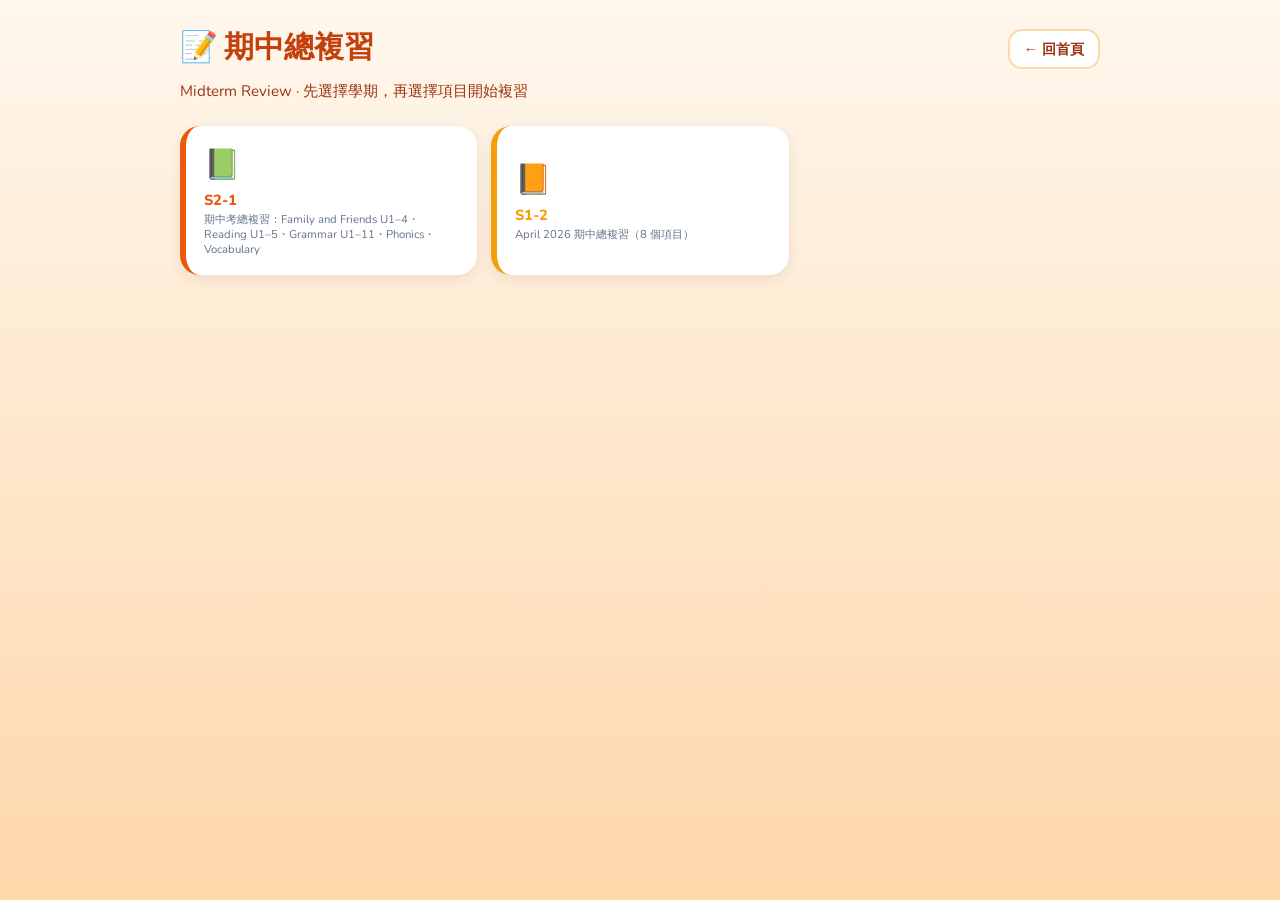
<file: midterm-review.html>
<!DOCTYPE html>
<html lang="zh-TW">
<head>
<meta charset="UTF-8">
<meta name="viewport" content="width=device-width, initial-scale=1.0">
<title>期中總複習 Midterm Review</title>
<style>
@import url('https://fonts.googleapis.com/css2?family=Nunito:wght@400;700;900&family=Baloo+2:wght@700;800&display=swap');
*{margin:0;padding:0;box-sizing:border-box}
body{font-family:'Nunito',sans-serif;min-height:100vh;background:linear-gradient(180deg,#fff7ed,#fed7aa);padding:24px}
.wrap{max-width:920px;margin:0 auto}
.hd{display:flex;align-items:center;justify-content:space-between;margin-bottom:8px}
.hd h1{font-family:'Baloo 2',cursive;font-size:1.9em;color:#c2410c}
.hd .back{background:#fff;border:2px solid #fed7aa;border-radius:14px;padding:8px 14px;
  color:#9a3412;font-weight:700;text-decoration:none;font-size:.9em}
.hd .back:hover{background:#ffedd5}
.subtle{color:#9a3412;font-size:.95em;margin-bottom:24px}
.landing-grid{display:grid;grid-template-columns:repeat(auto-fill,minmax(220px,1fr));gap:14px;margin-bottom:24px}
.s-btn{background:white;border-radius:20px;padding:18px;box-shadow:0 4px 14px rgba(0,0,0,.08);
  cursor:pointer;border:none;font-family:inherit;text-align:left;transition:transform .2s}
.s-btn:hover{transform:translateY(-3px);box-shadow:0 8px 22px rgba(0,0,0,.12)}
.s-btn .sicon{font-size:2.2em;margin-bottom:6px}
.s-btn .stit{font-weight:800;color:#1e293b;font-size:1.1em}
.s-btn .scn{color:#64748b;font-size:.85em;margin-top:2px}
.card{background:white;border-radius:24px;padding:24px;margin-bottom:20px;box-shadow:0 6px 20px rgba(0,0,0,.07)}
.card h2{font-family:'Baloo 2',cursive;font-size:1.35em;color:#c2410c;margin-bottom:14px;display:flex;align-items:center;gap:8px}
.tp{background:#fff7ed;border-left:4px solid #fb923c;padding:12px 16px;border-radius:10px;margin-bottom:8px;font-size:.95em;line-height:1.7;color:#334155}
.fill-group{background:#fef3c7;border-radius:14px;padding:14px;margin-bottom:12px}
.fill-group h3{color:#92400e;font-weight:800;margin-bottom:8px;font-size:1em}
.fill-sentence{font-size:1.02em;margin-bottom:8px;line-height:1.9;color:#1f2937}
.hint-tag{display:inline-block;background:#fff;border-radius:8px;padding:2px 8px;margin-right:8px;font-size:.85em;color:#92400e;border:1px dashed #fbbf24}
.blank{display:inline-block;min-width:90px;border-bottom:2px solid #d97706;padding:2px 6px;margin:0 4px;background:#fffbeb;border-radius:6px;cursor:pointer;font-weight:700;color:#b45309}
.blank.active{background:#fef3c7;border-bottom-color:#b45309}
.blank.correct{background:#dcfce7;border-bottom-color:#16a34a;color:#15803d}
.blank.wrong{background:#fee2e2;border-bottom-color:#dc2626;color:#b91c1c}
.word-bank{margin-top:10px;padding-top:10px;border-top:1px dashed #fbbf24}
.wb-label{font-weight:700;color:#92400e;margin-right:8px}
.wb-chip{display:inline-block;background:#fff;border:2px solid #fbbf24;border-radius:14px;padding:6px 14px;margin:4px 4px;cursor:pointer;font-weight:700;color:#92400e;font-family:inherit;font-size:.9em}
.wb-chip:hover{background:#fef3c7}
.err-item{background:#e0f2fe;border-radius:12px;padding:12px 14px;margin-bottom:10px}
.err-sentence{font-size:1.05em;line-height:1.9;color:#075985}
.err-word{display:inline-block;padding:1px 6px;margin:0 2px;border-radius:6px;background:#fff;border:2px solid #7dd3fc;cursor:pointer;font-weight:700;color:#0c4a6e}
.err-word.picked{background:#fef3c7;border-color:#f59e0b}
.err-word.correct-ok{background:#dcfce7;border-color:#16a34a;color:#15803d}
.err-word.wrong-pick{background:#fee2e2;border-color:#dc2626;color:#b91c1c}
.err-correction{display:none;margin-top:6px;padding:6px 10px;background:#fff;border-radius:8px;font-size:.9em;color:#0c4a6e}
.err-correction.show{display:block}
.q-item{background:#fce7f3;border-radius:12px;padding:14px;margin-bottom:12px}
.q-item .qq{font-weight:800;color:#831843;margin-bottom:8px;font-size:1em}
.q-opts{display:grid;grid-template-columns:repeat(auto-fill,minmax(150px,1fr));gap:8px}
.q-opt{background:#fff;border:2px solid #fbcfe8;border-radius:12px;padding:8px 12px;cursor:pointer;font-family:inherit;font-weight:700;color:#831843;text-align:left;font-size:.9em}
.q-opt:hover{background:#fdf2f8}
.q-opt.cor{background:#dcfce7;border-color:#16a34a;color:#15803d}
.q-opt.wrg{background:#fee2e2;border-color:#dc2626;color:#b91c1c}
.actions{display:flex;gap:10px;flex-wrap:wrap;justify-content:center;margin-top:14px}
.btn{padding:10px 20px;border-radius:14px;font-family:'Baloo 2',cursive;font-weight:700;border:none;cursor:pointer;font-size:.95em}
.bt{background:#fb923c;color:white}
.bt:hover{background:#ea580c}
.bg{background:#facc15;color:#713f12}
.bg:hover{background:#eab308}
.br{background:#64748b;color:white}
.br:hover{background:#475569}
.score{text-align:center;margin-top:12px;font-family:'Baloo 2',cursive;color:#c2410c;display:none}
.score .stars{font-size:2em}
.score .snum{font-size:1.4em;font-weight:800}
.hidden{display:none!important}
.pop{position:fixed;inset:0;background:rgba(0,0,0,.4);display:none;align-items:center;justify-content:center;z-index:999}
.pop.show{display:flex}
.pop-inner{background:white;border-radius:24px;padding:36px 28px;text-align:center;max-width:340px;width:90%;box-shadow:0 20px 60px rgba(0,0,0,.2);animation:pop .4s ease-out}
@keyframes pop{from{transform:scale(.6);opacity:0}to{transform:scale(1);opacity:1}}
.pop-inner .emo{font-size:4em;margin-bottom:8px}
.pop-inner h3{font-family:'Baloo 2',cursive;font-size:1.4em;color:#c2410c;margin-bottom:6px}
.pop-inner p{color:#64748b;margin-bottom:16px}
.pop-inner .ok{background:#fb923c;color:white;border:none;padding:10px 26px;border-radius:20px;font-family:'Baloo 2',cursive;font-weight:700;cursor:pointer}
.story-box{background:#fff7ed;border:2px solid #fed7aa;border-radius:14px;padding:16px;line-height:2;font-size:1em;color:#1e293b;margin-bottom:12px}
.sem-head{font-family:'Baloo 2',cursive;font-size:1.2em;font-weight:800;color:#9a3412;margin:4px 2px 12px}
.grp-head{font-family:'Baloo 2',cursive;font-weight:800;color:#c2410c;font-size:1em;margin:6px 2px 10px}
.s-btn:disabled:hover{transform:none;box-shadow:0 4px 14px rgba(0,0,0,.08)}
.ffr{--ac:#ea580c;--acl:#fff7ed;--acd:#9a3412;--dark:#1e293b;--gray:#64748b}
.ffr .pill{font-family:'Baloo 2',cursive;font-size:.9em;padding:4px 12px;border-radius:11px;display:inline-block;margin-bottom:8px;font-weight:800;background:var(--acl);color:var(--acd)}
.ffr .pill-gold{background:#fef9c3;color:#854d0e}
.ffr .pill-blue{background:#eff6ff;color:#1e40af}
.ffr .gtable{width:100%;border-collapse:collapse;font-size:.88em;border-radius:12px;overflow:hidden;margin-bottom:10px}
.ffr .gtable thead tr{background:var(--ac);color:#fff}
.ffr .gtable th{padding:8px 10px;font-family:'Baloo 2',cursive;text-align:left}
.ffr .gtable tbody tr:nth-child(odd){background:var(--acl)}
.ffr .gtable tbody tr:nth-child(even){background:#fff}
.ffr .gtable td{padding:7px 10px;color:var(--dark)}
.ffr .gtable .en{font-weight:700;color:var(--acd)}
.ffr .zh{color:var(--gray);font-size:.88em}
.ffr .kp-list{list-style:none;display:flex;flex-direction:column;gap:7px}
.ffr .kp-list li{display:flex;align-items:flex-start;gap:9px;padding:9px 12px;border-radius:11px;background:var(--acl);border-left:4px solid var(--ac);font-size:.92em}
.ffr .kp-list li .en{font-weight:700;color:var(--dark)}
.ffr .kp-list li .zh{font-size:.85em;color:var(--gray);margin-top:2px}
.ffr .kp-list .num{background:var(--ac);color:#fff;font-family:'Baloo 2',cursive;font-weight:800;font-size:.9em;min-width:24px;height:24px;border-radius:50%;display:flex;align-items:center;justify-content:center;flex-shrink:0}
.ffr .dialogue{display:flex;flex-direction:column;gap:8px;margin:8px 0}
.ffr .dbubble{display:flex;align-items:flex-start;gap:9px}
.ffr .dbubble.right{flex-direction:row-reverse}
.ffr .davatar{width:32px;height:32px;border-radius:50%;flex-shrink:0;display:flex;align-items:center;justify-content:center;font-size:1.3em}
.ffr .dtext{background:#f1f5f9;border-radius:14px;padding:9px 13px;font-size:.92em;color:var(--dark);max-width:85%;line-height:1.5}
.ffr .dbubble.right .dtext{background:var(--acl);color:var(--acd)}
.ffr .dtext b{color:var(--ac)}
.ffr .dname{font-size:.72em;color:#94a3b8;margin-bottom:2px}
</style>
</head>
<body>
<div class="wrap">
<div class="hd">
  <h1>📝 期中總複習</h1>
  <a class="back" href="index.html">← 回首頁</a>
</div>
<p class="subtle">Midterm Review · 先選擇學期，再選擇項目開始複習</p>

<div id="sem-select">
  <div class="landing-grid">
    <button class="s-btn" style="border-left:6px solid #ea580c" onclick="enterSemester('s2')">
      <div class="sicon">📗</div>
      <div class="stit" style="color:#ea580c">S2-1</div>
      <div class="scn">期中考總複習：Family and Friends U1–4・Reading U1–5・Grammar U1–11・Phonics・Vocabulary</div>
    </button>
    <button class="s-btn" style="border-left:6px solid #f59e0b" onclick="enterSemester('s1')">
      <div class="sicon">📙</div>
      <div class="stit" style="color:#f59e0b">S1-2</div>
      <div class="scn">April 2026 期中總複習（8 個項目）</div>
    </button>
  </div>
</div>

<div id="landing-s2" class="hidden">
  <div class="sem-head">📗 S2-1 · 期中考總複習</div>
  <div class="grp-head">📚 Family and Friends（Unit 1–4）</div>
  <div class="landing-grid">
    <button class="s-btn" style="border-left:6px solid #ea580c" onclick="enterSection('s2u1')">
      <div class="sicon">🌏</div>
      <div class="stit" style="color:#ea580c">Unit 1</div>
      <div class="scn">They're from Australia!</div>
    </button>
    <button class="s-btn" style="border-left:6px solid #ea580c" onclick="enterSection('s2u2')">
      <div class="sicon">🎣</div>
      <div class="stit" style="color:#ea580c">Unit 2</div>
      <div class="scn">My weekend</div>
    </button>
    <button class="s-btn" style="border-left:6px solid #ea580c" onclick="enterSection('s2u3')">
      <div class="sicon">🎧</div>
      <div class="stit" style="color:#ea580c">Unit 3</div>
      <div class="scn">My things</div>
    </button>
    <button class="s-btn" style="border-left:6px solid #ea580c" onclick="enterSection('s2u4')">
      <div class="sicon">🏖️</div>
      <div class="stit" style="color:#ea580c">Unit 4</div>
      <div class="scn">We're having fun at the beach!</div>
    </button>
  </div>
  <div class="grp-head">🔤 Phonics／📘 Vocabulary（W1–W8、W11）</div>
  <div class="landing-grid">
    <button class="s-btn" style="border-left:6px solid #f59e0b" onclick="enterSection('s2phonics')">
      <div class="sicon">🔤</div>
      <div class="stit" style="color:#f59e0b">Phonics</div>
      <div class="scn">發音／拼字</div>
    </button>
    <button class="s-btn" style="border-left:6px solid #10b981" onclick="enterSection('s2vocab')">
      <div class="sicon">📘</div>
      <div class="stit" style="color:#10b981">Vocabulary</div>
      <div class="scn">單字</div>
    </button>
  </div>
  <div class="grp-head">📖 Phonics 課本故事（克漏字）</div>
  <div class="landing-grid">
    <button class="s-btn" style="border-left:6px solid #f59e0b" onclick="enterSection('s2story1')">
      <div class="sicon">🏙️</div>
      <div class="stit" style="color:#f59e0b">Unit 1</div>
      <div class="scn">All Around the Town</div>
    </button>
    <button class="s-btn" style="border-left:6px solid #f59e0b" onclick="enterSection('s2story2')">
      <div class="sicon">⛺</div>
      <div class="stit" style="color:#f59e0b">Unit 2</div>
      <div class="scn">At Work, At Play</div>
    </button>
  </div>
  <div class="grp-head">📖 Reading（Unit 1–5）</div>
  <div class="landing-grid">
    <button class="s-btn" style="border-left:6px solid #06b6d4" onclick="enterSection('s2reading')">
      <div class="sicon">📖</div>
      <div class="stit" style="color:#06b6d4">Reading</div>
      <div class="scn">課文閱讀 Unit 1–5</div>
    </button>
  </div>
  <div class="grp-head">🧠 Grammar（Unit 1–11）</div>
  <div class="landing-grid">
    <button class="s-btn" style="border-left:6px solid #a855f7" onclick="enterSection('s2g1')">
      <div class="sicon">👉</div>
      <div class="stit" style="color:#a855f7">Unit 1</div>
      <div class="scn">Object Pronouns</div>
    </button>
    <button class="s-btn" style="border-left:6px solid #8b5cf6" onclick="enterSection('s2g2')">
      <div class="sicon">🪞</div>
      <div class="stit" style="color:#8b5cf6">Unit 2</div>
      <div class="scn">Reflexive Pronouns</div>
    </button>
    <button class="s-btn" style="border-left:6px solid #6366f1" onclick="enterSection('s2g3')">
      <div class="sicon">🍅</div>
      <div class="stit" style="color:#6366f1">Unit 3</div>
      <div class="scn">Singular and Plural Nouns</div>
    </button>
    <button class="s-btn" style="border-left:6px solid #3b82f6" onclick="enterSection('s2g4')">
      <div class="sicon">👖</div>
      <div class="stit" style="color:#3b82f6">Unit 4</div>
      <div class="scn">Nouns (with No Singular Form)</div>
    </button>
    <button class="s-btn" style="border-left:6px solid #06b6d4" onclick="enterSection('s2g5')">
      <div class="sicon">🐱</div>
      <div class="stit" style="color:#06b6d4">Unit 5</div>
      <div class="scn">Possessive Nouns (Singular)</div>
    </button>
    <button class="s-btn" style="border-left:6px solid #14b8a6" onclick="enterSection('s2g6')">
      <div class="sicon">🐶</div>
      <div class="stit" style="color:#14b8a6">Unit 6</div>
      <div class="scn">Possessive Nouns (Plural)</div>
    </button>
    <button class="s-btn" style="border-left:6px solid #10b981" onclick="enterSection('s2g7')">
      <div class="sicon">📏</div>
      <div class="stit" style="color:#10b981">Unit 7</div>
      <div class="scn">Comparison of Adjectives: Comparative Degree</div>
    </button>
    <button class="s-btn" style="border-left:6px solid #84cc16" onclick="enterSection('s2g8')">
      <div class="sicon">🏆</div>
      <div class="stit" style="color:#84cc16">Unit 8</div>
      <div class="scn">Comparison of Adjectives: Superlative Degree</div>
    </button>
    <button class="s-btn" style="border-left:6px solid #eab308" onclick="enterSection('s2g9')">
      <div class="sicon">🅱️</div>
      <div class="stit" style="color:#eab308">Unit 9</div>
      <div class="scn">"Is", "Are", "Am", "Was" and "Were"</div>
    </button>
    <button class="s-btn" style="border-left:6px solid #f97316" onclick="enterSection('s2g10')">
      <div class="sicon">🤲</div>
      <div class="stit" style="color:#f97316">Unit 10</div>
      <div class="scn">"Has", "Have" and "Had"</div>
    </button>
    <button class="s-btn" style="border-left:6px solid #ef4444" onclick="enterSection('s2g11')">
      <div class="sicon">🛠️</div>
      <div class="stit" style="color:#ef4444">Unit 11</div>
      <div class="scn">"Do", "Does" and "Did"</div>
    </button>
  </div>
  <div class="grp-head">📝 期中考複習卷（老師發的考卷）</div>
  <div class="landing-grid">
    <button class="s-btn" style="border-left:6px solid #0ea5e9" onclick="enterSection('s2mock')">
      <div class="sicon">📝</div>
      <div class="stit" style="color:#0ea5e9">複習卷</div>
      <div class="scn">Writing U1–2 · FF U1–4</div>
    </button>
  </div>
  <div class="actions" style="margin-top:0"><button class="btn br" onclick="backToSemester()">← 回學期選擇</button></div>
</div>

<div id="landing" class="hidden">
  <div class="sem-head">📙 S1-2 · April 2026 Midterm Test Review</div>
  <div class="landing-grid">
    <button class="s-btn" style="border-left:6px solid #f59e0b" onclick="enterSection('phonics')">
      <div class="sicon">🔤</div>
      <div class="stit" style="color:#f59e0b">Phonics</div>
      <div class="scn">發音規則</div>
    </button>
    <button class="s-btn" style="border-left:6px solid #10b981" onclick="enterSection('vocabulary')">
      <div class="sicon">📘</div>
      <div class="stit" style="color:#10b981">Vocabulary</div>
      <div class="scn">單字</div>
    </button>
    <button class="s-btn" style="border-left:6px solid #3b82f6" onclick="enterSection('sentences')">
      <div class="sicon">💬</div>
      <div class="stit" style="color:#3b82f6">Sentence Patterns</div>
      <div class="scn">句型</div>
    </button>
    <button class="s-btn" style="border-left:6px solid #8b5cf6" onclick="enterSection('proofreading')">
      <div class="sicon">✏️</div>
      <div class="stit" style="color:#8b5cf6">Proofreading</div>
      <div class="scn">改錯</div>
    </button>
    <button class="s-btn" style="border-left:6px solid #ec4899" onclick="enterSection('grammar')">
      <div class="sicon">🧠</div>
      <div class="stit" style="color:#ec4899">Grammar</div>
      <div class="scn">文法</div>
    </button>
    <button class="s-btn" style="border-left:6px solid #06b6d4" onclick="enterSection('reading')">
      <div class="sicon">📖</div>
      <div class="stit" style="color:#06b6d4">Reading Vocab</div>
      <div class="scn">閱讀單字</div>
    </button>
    <button class="s-btn" style="border-left:6px solid #f97316" onclick="enterSection('story')">
      <div class="sicon">🧤</div>
      <div class="stit" style="color:#f97316">The Lost Mitten</div>
      <div class="scn">課文閱讀</div>
    </button>
    <button class="s-btn" style="border-left:6px solid #ef4444" onclick="enterSection('subject')">
      <div class="sicon">🎨</div>
      <div class="stit" style="color:#ef4444">Subject Learning</div>
      <div class="scn">學科單字</div>
    </button>
  </div>
  <div class="actions" style="margin-top:0"><button class="btn br" onclick="backToSemester()">← 回學期選擇</button></div>
</div>

<div id="rv-phonics" class="card hidden" style="border-top:6px solid #f59e0b">
  <h2>🔤 Phonics <span style="color:#94a3b8;font-size:.75em;margin-left:8px">(發音規則)</span></h2>
  <div class="tp">🎵 <b>長母音拼字規則</b></div>
  <div class="tp"><b>a</b>：a_e (cake)、ai (rain)、ay (play)</div>
  <div class="tp"><b>e</b>：ee (bee)、ea (meat)、e (he)</div>
  <div class="tp"><b>i</b>：i_e (bike)、ie (pie)、i (hi)、igh (night)、y (fly)</div>
  <div class="tp"><b>o</b>：o_e (home)、o (go)、oe (toe)、ow (snow)、oa (boat)</div>
  <div class="tp"><b>u</b>：u_e (cube)、ui (fruit)、ue (blue)</div>
  <div class="tp"><br></div>
  <div class="tp">🔡 <b>Blends 字首組合</b></div>
  <div class="tp">ch (chair)、sh (ship)、th (thank)</div>
  <div class="tp">gr (green)、br (bread)、fr (fries)、dr (drink)、tr (truck)、cr (crab)</div>
  <div class="tp">fl (flower)、pl (plant)、bl (blue)、cl (clock)、gl (glass)、sl (sleep)</div>

  <h3 style="margin-top:18px;margin-bottom:8px;color:#92400e">📝 填空練習</h3>
  <div id="fill-phonics"></div>
  <div class="actions">
    <button class="btn bt" onclick="checkFill('phonics')">✅ 檢查填空</button>
    <button class="btn bg" onclick="initFill('phonics')">🔄 再玩</button>
  </div>

  <h3 style="margin-top:22px;margin-bottom:8px;color:#9d174d">🎯 選擇題</h3>
  <div id="quiz-phonics"></div>
  <div class="actions">
    <button class="btn bt" onclick="checkQuiz('phonics')">✅ 檢查答案</button>
    <button class="btn bg" onclick="initQuiz('phonics')">🔄 再玩</button>
  </div>
  <div class="score" id="quiz-score-phonics">
    <div class="stars" id="quiz-stars-phonics"></div>
    <div class="snum" id="quiz-snum-phonics"></div>
    <div id="quiz-msg-phonics"></div>
  </div>

  <div class="actions" style="margin-top:22px;border-top:1px dashed #e2e8f0;padding-top:16px">
    <button class="btn br" onclick="backToLanding()">← 回項目選擇</button>
  </div>
</div>
<div id="rv-vocabulary" class="card hidden" style="border-top:6px solid #10b981">
  <h2>📘 Vocabulary <span style="color:#94a3b8;font-size:.75em;margin-left:8px">(單字)</span></h2>
  <div class="tp">📚 <b>Family and Friends 單字</b></div>
  <div class="tp">🏫 Classroom：table, computer, coat hook, pencil case, whiteboard, poster, picture, drawers, cabinet</div>
  <div class="tp">😊 Adjectives：hot, cold, hungry, thirsty, happy, sad, tired, angry, scared, brave, nervous</div>
  <div class="tp">⚽ Verbs：ride a bike, ride a horse, skate, skateboard, play tennis, play soccer</div>
  <div class="tp">🍕 Food：salad, fries, pizza, milkshake, cheese, sandwich, chicken</div>
  <div class="tp">🔢 Numbers：ten, twenty, thirty, forty, fifty, sixty, seventy, eighty, ninety, one hundred</div>
  <div class="tp">📐 School Subjects：art, math, English, Chinese, science, P.E., music</div>
  <div class="tp">🏃 School Rooms：school yard, field, art room, computer room, gym</div>

  <h3 style="margin-top:18px;margin-bottom:8px;color:#92400e">📝 填空練習</h3>
  <div id="fill-vocabulary"></div>
  <div class="actions">
    <button class="btn bt" onclick="checkFill('vocabulary')">✅ 檢查填空</button>
    <button class="btn bg" onclick="initFill('vocabulary')">🔄 再玩</button>
  </div>

  <h3 style="margin-top:22px;margin-bottom:8px;color:#9d174d">🎯 選擇題</h3>
  <div id="quiz-vocabulary"></div>
  <div class="actions">
    <button class="btn bt" onclick="checkQuiz('vocabulary')">✅ 檢查答案</button>
    <button class="btn bg" onclick="initQuiz('vocabulary')">🔄 再玩</button>
  </div>
  <div class="score" id="quiz-score-vocabulary">
    <div class="stars" id="quiz-stars-vocabulary"></div>
    <div class="snum" id="quiz-snum-vocabulary"></div>
    <div id="quiz-msg-vocabulary"></div>
  </div>

  <div class="actions" style="margin-top:22px;border-top:1px dashed #e2e8f0;padding-top:16px">
    <button class="btn br" onclick="backToLanding()">← 回項目選擇</button>
  </div>
</div>
<div id="rv-sentences" class="card hidden" style="border-top:6px solid #3b82f6">
  <h2>💬 Sentence Patterns <span style="color:#94a3b8;font-size:.75em;margin-left:8px">(句型)</span></h2>
  <div class="tp">💬 <b>句型複習</b></div>
  <div class="tp"><b>This / That</b> is + 單數名詞 → This is a table. / That is a chair.</div>
  <div class="tp"><b>These / Those</b> are + 複數名詞 → These are pencils. / Those are rulers.</div>
  <div class="tp">Yes/No 問答：<b>Are they happy?</b> → Yes, they are. / No, they aren't.</div>
  <div class="tp"><b>Can</b> he skateboard? → Yes, he can. / No, he can't.</div>
  <div class="tp"><b>Does</b> he have milkshake? → Yes, he does. / No, he doesn't.</div>
  <div class="tp"><b>Is</b> this your book? → Yes, it is. / No, it isn't.</div>

  <h3 style="margin-top:18px;margin-bottom:8px;color:#92400e">📝 填空練習</h3>
  <div id="fill-sentences"></div>
  <div class="actions">
    <button class="btn bt" onclick="checkFill('sentences')">✅ 檢查填空</button>
    <button class="btn bg" onclick="initFill('sentences')">🔄 再玩</button>
  </div>

  <h3 style="margin-top:22px;margin-bottom:8px;color:#0369a1">🔍 找出錯誤</h3>
  <div id="err-sentences"></div>
  <div class="actions">
    <button class="btn bt" onclick="checkErrors('sentences')">✅ 檢查答案</button>
    <button class="btn bg" onclick="initError('sentences')">🔄 再玩</button>
  </div>

  <h3 style="margin-top:22px;margin-bottom:8px;color:#9d174d">🎯 選擇題</h3>
  <div id="quiz-sentences"></div>
  <div class="actions">
    <button class="btn bt" onclick="checkQuiz('sentences')">✅ 檢查答案</button>
    <button class="btn bg" onclick="initQuiz('sentences')">🔄 再玩</button>
  </div>
  <div class="score" id="quiz-score-sentences">
    <div class="stars" id="quiz-stars-sentences"></div>
    <div class="snum" id="quiz-snum-sentences"></div>
    <div id="quiz-msg-sentences"></div>
  </div>

  <div class="actions" style="margin-top:22px;border-top:1px dashed #e2e8f0;padding-top:16px">
    <button class="btn br" onclick="backToLanding()">← 回項目選擇</button>
  </div>
</div>
<div id="rv-proofreading" class="card hidden" style="border-top:6px solid #8b5cf6">
  <h2>✏️ Proofreading <span style="color:#94a3b8;font-size:.75em;margin-left:8px">(改錯)</span></h2>
  <div class="tp">✏️ <b>改錯 4 大規則</b></div>
  <div class="tp">1. 句首大寫：<i>this is my book.</i> → <b>T</b>his is my book<b>.</b></div>
  <div class="tp">2. 人名大寫：<i>she is miss yvonne.</i> → She is <b>M</b>iss <b>Y</b>vonne.</div>
  <div class="tp">3. 星期大寫：<i>We have art on tuesdays.</i> → ...on <b>T</b>uesdays.</div>
  <div class="tp">4. 問句加問號：<i>Is this a pen</i> → Is this a pen<b>?</b></div>

  <h3 style="margin-top:22px;margin-bottom:8px;color:#0369a1">🔍 找出錯誤</h3>
  <div id="err-proofreading"></div>
  <div class="actions">
    <button class="btn bt" onclick="checkErrors('proofreading')">✅ 檢查答案</button>
    <button class="btn bg" onclick="initError('proofreading')">🔄 再玩</button>
  </div>

  <h3 style="margin-top:22px;margin-bottom:8px;color:#9d174d">🎯 選擇題</h3>
  <div id="quiz-proofreading"></div>
  <div class="actions">
    <button class="btn bt" onclick="checkQuiz('proofreading')">✅ 檢查答案</button>
    <button class="btn bg" onclick="initQuiz('proofreading')">🔄 再玩</button>
  </div>
  <div class="score" id="quiz-score-proofreading">
    <div class="stars" id="quiz-stars-proofreading"></div>
    <div class="snum" id="quiz-snum-proofreading"></div>
    <div id="quiz-msg-proofreading"></div>
  </div>

  <div class="actions" style="margin-top:22px;border-top:1px dashed #e2e8f0;padding-top:16px">
    <button class="btn br" onclick="backToLanding()">← 回項目選擇</button>
  </div>
</div>
<div id="rv-grammar" class="card hidden" style="border-top:6px solid #ec4899">
  <h2>🧠 Grammar <span style="color:#94a3b8;font-size:.75em;margin-left:8px">(文法)</span></h2>
  <div class="tp">🧠 <b>Grammar 11 單元重點</b></div>
  <div class="tp">單元 1-2：代名詞 I/you/he/she/we/they</div>
  <div class="tp">單元 3-4：反身代名詞 myself~themselves</div>
  <div class="tp">單元 5-6：this/that/these/those</div>
  <div class="tp">單元 7-10：名詞（a/an、單複數、不可數、永遠複數）</div>
  <div class="tp">單元 11：形容詞 adjectives</div>
  <div class="tp"><br><a href="grammar-review.html" style="color:#db2777;font-weight:700">👉 前往 Grammar 完整複習</a></div>

  <h3 style="margin-top:22px;margin-bottom:8px;color:#9d174d">🎯 選擇題</h3>
  <div id="quiz-grammar"></div>
  <div class="actions">
    <button class="btn bt" onclick="checkQuiz('grammar')">✅ 檢查答案</button>
    <button class="btn bg" onclick="initQuiz('grammar')">🔄 再玩</button>
  </div>
  <div class="score" id="quiz-score-grammar">
    <div class="stars" id="quiz-stars-grammar"></div>
    <div class="snum" id="quiz-snum-grammar"></div>
    <div id="quiz-msg-grammar"></div>
  </div>

  <div class="actions" style="margin-top:22px;border-top:1px dashed #e2e8f0;padding-top:16px">
    <button class="btn br" onclick="backToLanding()">← 回項目選擇</button>
  </div>
</div>
<div id="rv-reading" class="card hidden" style="border-top:6px solid #06b6d4">
  <h2>📖 Reading Vocab <span style="color:#94a3b8;font-size:.75em;margin-left:8px">(閱讀單字)</span></h2>
  <div class="tp">📖 <b>Reading 課本單字 U1-U6</b></div>
  <div class="tp"><b>U1</b>：lay (eggs) 下蛋、warm 溫暖的、beak 鳥喙、feather 羽毛、safe 安全的</div>
  <div class="tp"><b>U2</b>：wake up 起床、take a bath 洗澡、take a nap 午睡、hurry 趕快、early 早、late 遲</div>
  <div class="tp"><b>U3</b>：plant 植物/種植、watering can 灑水器、grow 生長、vine 藤、vegetables 蔬菜、give 給、seeds 種子、flower 花、pick 摘、taste 嚐、dig 挖</div>
  <div class="tp"><b>U4</b>：rabbit 兔子、hedgehog 刺蝟、cricket 蟋蟀、bear 熊、mitten 連指手套、lose 遺失、crowded 擁擠、sleep 睡、inside 裡面、friend 朋友</div>
  <div class="tp"><b>U5</b>：different 不同、same 相同、bigger 較大、cook 煮、stove 爐子、buy 買、sink 水槽、now 現在、in the past 以前、fire 火、store 商店、wash the dishes 洗碗</div>
  <div class="tp"><b>U6</b>：wheat 小麥、machine 機器、crush 壓碎、flour 麵粉、spread 塗抹、delicious 美味、breakfast 早餐、bread 麵包、jam 果醬、grapes 葡萄、orange 柳橙、drink 喝、juice 果汁、truck 卡車、deliver 遞送</div>

  <h3 style="margin-top:18px;margin-bottom:8px;color:#92400e">📝 填空練習</h3>
  <div id="fill-reading"></div>
  <div class="actions">
    <button class="btn bt" onclick="checkFill('reading')">✅ 檢查填空</button>
    <button class="btn bg" onclick="initFill('reading')">🔄 再玩</button>
  </div>

  <h3 style="margin-top:22px;margin-bottom:8px;color:#9d174d">🎯 選擇題</h3>
  <div id="quiz-reading"></div>
  <div class="actions">
    <button class="btn bt" onclick="checkQuiz('reading')">✅ 檢查答案</button>
    <button class="btn bg" onclick="initQuiz('reading')">🔄 再玩</button>
  </div>
  <div class="score" id="quiz-score-reading">
    <div class="stars" id="quiz-stars-reading"></div>
    <div class="snum" id="quiz-snum-reading"></div>
    <div id="quiz-msg-reading"></div>
  </div>

  <div class="actions" style="margin-top:22px;border-top:1px dashed #e2e8f0;padding-top:16px">
    <button class="btn br" onclick="backToLanding()">← 回項目選擇</button>
  </div>
</div>
<div id="rv-story" class="card hidden" style="border-top:6px solid #f97316">
  <h2>🧤 The Lost Mitten <span style="color:#94a3b8;font-size:.75em;margin-left:8px">(課文閱讀)</span></h2>
  <div class="tp">🧤 <b>The Lost Mitten 課文</b></div>
  <div class="tp">Lance gets new mittens. He goes out to find firewood.</div>
  <div class="tp">But he loses a mitten! Mice find the mitten. They want to hide. They go inside.</div>
  <div class="tp">Rabbit wants to sleep. He goes in with the mice.</div>
  <div class="tp">Hedgehog is cold. He goes in with the mice and the rabbit.</div>
  <div class="tp">Bear is tired. She goes in with the mice, the rabbit, and the hedgehog.</div>
  <div class="tp">It's crowded in the mitten. Cricket sees his friends. He goes in, too.</div>
  <div class="tp">Now it's too crowded! Rip! Snap! POP! Poor Lance! His mitten is gone!</div>
  <div class="story-box">
    <b>Read aloud:</b><br>
    Lance gets new mittens. He goes out to find firewood. But he loses a mitten! Mice find the mitten. They want to hide. They go inside. Rabbit wants to sleep. He goes in with the mice. Hedgehog is cold. He goes in with the mice and the rabbit. Bear is tired. She goes in with the mice, the rabbit, and the hedgehog. It's crowded in the mitten. Cricket sees his friends. He goes in, too. Now it's too crowded! Rip! Snap! POP! Poor Lance! His mitten is gone!
  </div>

  <h3 style="margin-top:22px;margin-bottom:8px;color:#9d174d">🎯 選擇題</h3>
  <div id="quiz-story"></div>
  <div class="actions">
    <button class="btn bt" onclick="checkQuiz('story')">✅ 檢查答案</button>
    <button class="btn bg" onclick="initQuiz('story')">🔄 再玩</button>
  </div>
  <div class="score" id="quiz-score-story">
    <div class="stars" id="quiz-stars-story"></div>
    <div class="snum" id="quiz-snum-story"></div>
    <div id="quiz-msg-story"></div>
  </div>

  <div class="actions" style="margin-top:22px;border-top:1px dashed #e2e8f0;padding-top:16px">
    <button class="btn br" onclick="backToLanding()">← 回項目選擇</button>
  </div>
</div>
<div id="rv-subject" class="card hidden" style="border-top:6px solid #ef4444">
  <h2>🎨 Subject Learning <span style="color:#94a3b8;font-size:.75em;margin-left:8px">(學科單字)</span></h2>
  <div class="tp">🎨 <b>Subject Learning</b></div>
  <div class="tp">📐 <b>Math Vocab</b>：whole 整個、half 一半、third 三分之一、quarter 四分之一</div>
  <div class="tp">🖼️ <b>Art Vocab</b>：artist 藝術家、mirror 鏡子、skin 皮膚、face 臉、background 背景</div>

  <h3 style="margin-top:22px;margin-bottom:8px;color:#9d174d">🎯 選擇題</h3>
  <div id="quiz-subject"></div>
  <div class="actions">
    <button class="btn bt" onclick="checkQuiz('subject')">✅ 檢查答案</button>
    <button class="btn bg" onclick="initQuiz('subject')">🔄 再玩</button>
  </div>
  <div class="score" id="quiz-score-subject">
    <div class="stars" id="quiz-stars-subject"></div>
    <div class="snum" id="quiz-snum-subject"></div>
    <div id="quiz-msg-subject"></div>
  </div>

  <div class="actions" style="margin-top:22px;border-top:1px dashed #e2e8f0;padding-top:16px">
    <button class="btn br" onclick="backToLanding()">← 回項目選擇</button>
  </div>
</div>

<div id="rv-s2u1" class="ffr hidden">
      <div class="card">
        <h2>🗂️ 單字：Countries 國家 & Seasons 季節</h2>
        <div class="pill">8 個國家 + 4 個季節</div>
        <ul class="kp-list" style="margin-top:6px">
          <li><span class="num">🇰🇷</span><div><div class="en">South Korea</div><div class="zh">南韓</div></div></li>
          <li><span class="num">🇻🇳</span><div><div class="en">Vietnam</div><div class="zh">越南</div></div></li>
          <li><span class="num">🇲🇽</span><div><div class="en">Mexico</div><div class="zh">墨西哥</div></div></li>
          <li><span class="num">🇪🇸</span><div><div class="en">Spain</div><div class="zh">西班牙</div></div></li>
          <li><span class="num">🇹🇭</span><div><div class="en">Thailand</div><div class="zh">泰國</div></div></li>
          <li><span class="num">🇦🇺</span><div><div class="en">Australia</div><div class="zh">澳洲</div></div></li>
          <li><span class="num">🇺🇸</span><div><div class="en">the U.S.A.</div><div class="zh">美國</div></div></li>
          <li><span class="num">🇧🇷</span><div><div class="en">Brazil</div><div class="zh">巴西</div></div></li>
          <li><span class="num">🌱</span><div><div class="en">spring</div><div class="zh">春天</div></div></li>
          <li><span class="num">☀️</span><div><div class="en">summer</div><div class="zh">夏天</div></div></li>
          <li><span class="num">🍂</span><div><div class="en">fall</div><div class="zh">秋天</div></div></li>
          <li><span class="num">❄️</span><div><div class="en">winter</div><div class="zh">冬天</div></div></li>
        </ul>
      </div>
      <div class="card">
        <h2>📐 文法：be 動詞 + from</h2>
        <div class="pill">Where are you from?</div>
        <table class="gtable">
          <thead><tr><th>主詞</th><th>肯定句</th><th>問句</th></tr></thead>
          <tbody>
            <tr><td><b>I</b></td><td><span class="en">I'm from South Korea.</span><br><span class="zh">我來自南韓。</span></td><td><span class="en">Where are you from?</span><br><span class="zh">你來自哪裡？</span></td></tr>
            <tr><td><b>He / She / It</b></td><td><span class="en">He's from Brazil.</span><br><span class="zh">他來自巴西。</span></td><td><span class="en">Where is he from?</span><br><span class="zh">他來自哪裡？</span></td></tr>
            <tr><td><b>You / We / They</b></td><td><span class="en">They're from Mexico.</span><br><span class="zh">他們來自墨西哥。</span></td><td><span class="en">Where are they from?</span><br><span class="zh">他們來自哪裡？</span></td></tr>
          </tbody>
        </table>
        <p style="color:var(--gray);font-size:.88em;margin-top:8px;line-height:1.6">💡 回答也可以說：<b>We're from Spain.</b>（我們來自西班牙）</p>
      </div>
      <div class="card">
        <h2>🔤 自然發音：Consonant blends</h2>
        <div class="pill">子音組合</div>
        <ul class="kp-list" style="margin-top:6px">
          <li><span class="num">cr</span><div><div class="en">crayon</div><div class="zh">蠟筆</div></div></li>
          <li><span class="num">br</span><div><div class="en">brush</div><div class="zh">刷子</div></div></li>
          <li><span class="num">dr</span><div><div class="en">drink</div><div class="zh">喝</div></div></li>
          <li><span class="num">sp</span><div><div class="en">spoon</div><div class="zh">湯匙</div></div></li>
          <li><span class="num">sn</span><div><div class="en">snake</div><div class="zh">蛇</div></div></li>
          <li><span class="num">pl</span><div><div class="en">play</div><div class="zh">玩</div></div></li>
        </ul>
      </div>
      <div class="card">
        <h2>✍️ 寫作：什麼時候要大寫？</h2>
        <div class="pill pill-gold">Capital letters</div>
        <table class="gtable">
          <thead><tr><th>要大寫</th><th>例子</th></tr></thead>
          <tbody>
            <tr><td><b>國家</b></td><td>Spain, Brazil, Thailand</td></tr>
            <tr><td><b>月份</b></td><td>April, December</td></tr>
            <tr><td><b>人名</b></td><td>Billy, Jenny</td></tr>
            <tr><td><b>句子開頭</b></td><td>My name is Helen.</td></tr>
          </tbody>
        </table>
      </div>
      <div class="card">
        <h2>🎭 故事對話：They're from Australia!</h2>
        <div class="dialogue">
          <div class="dbubble"><div class="davatar">👧</div><div><div class="dname">Holly</div><div class="dtext">Where are those people from?</div></div></div>
          <div class="dbubble right"><div class="davatar">👦</div><div><div class="dname">Max</div><div class="dtext">They aren't from Australia. <b>They're from Mexico.</b></div></div></div>
          <div class="dbubble"><div class="davatar">👧</div><div><div class="dname">Holly</div><div class="dtext">Look! Are they our cousins?</div></div></div>
          <div class="dbubble right"><div class="davatar">👦</div><div><div class="dname">Max</div><div class="dtext">No, Holly. <b>They're from Vietnam.</b> Our cousins are from Australia.</div></div></div>
          <div class="dbubble"><div class="davatar">👧</div><div><div class="dname">Amy</div><div class="dtext">Look behind you, Holly! I'm Amy and this is Leo.</div></div></div>
          <div class="dbubble right"><div class="davatar">👦</div><div><div class="dname">Leo</div><div class="dtext">We're your cousins. It's nice to meet you!</div></div></div>
        </div>
      </div>
      <div class="card">
        <h2>🐻 閱讀：The Lazy Bear</h2>
        <div class="pill">四季的故事</div>
        <ul class="kp-list" style="margin-top:6px">
          <li><span class="num">🌱</span><div><div class="en">Spring：warm and sunny</div><div class="zh">動物們都醒了，但熊 Bruno 還在睡。</div></div></li>
          <li><span class="num">☀️</span><div><div class="en">Summer：hot, lots of flowers</div><div class="zh">動物們很開心，Bruno 還在睡。</div></div></li>
          <li><span class="num">🍂</span><div><div class="en">Fall：red, yellow, and orange leaves</div><div class="zh">動物們想睡了，準備過冬。</div></div></li>
          <li><span class="num">❄️</span><div><div class="en">Winter：Bruno is awake!</div><div class="zh">Bruno 醒了，但大家都睡了，他很孤單。</div></div></li>
          <li><span class="num">🌱</span><div><div class="en">Spring again：Bruno is happy and hungry</div><div class="zh">春天又來了，Bruno 醒來想吃早餐！</div></div></li>
        </ul>
      </div>
      <div class="card">
        <h2>🃏 Fluency Time! 1：Playing games</h2>
        <div class="dialogue">
          <div class="dbubble"><div class="davatar">🧒</div><div><div class="dname">Tom</div><div class="dtext">Let's play Snap!</div></div></div>
          <div class="dbubble right"><div class="davatar">👧</div><div><div class="dname">Anna</div><div class="dtext">OK. That's a great idea. <b>Whose turn is it?</b></div></div></div>
          <div class="dbubble"><div class="davatar">🧒</div><div><div class="dname">Tom</div><div class="dtext"><b>It's my turn.</b> Snap!</div></div></div>
          <div class="dbubble right"><div class="davatar">👧</div><div><div class="dname">Anna</div><div class="dtext">How many cards do you have?</div></div></div>
          <div class="dbubble"><div class="davatar">🧒</div><div><div class="dname">Tom</div><div class="dtext">Ten. <b>I'm the winner!</b> I have more cards than you.</div></div></div>
          <div class="dbubble right"><div class="davatar">👧</div><div><div class="dname">Anna</div><div class="dtext"><b>Congratulations.</b></div></div></div>
        </div>
      </div>
  <div class="card" style="border-top:6px solid #ea580c">
    <h2>🌏 Unit 1 練習 <span style="color:#94a3b8;font-size:.75em;margin-left:8px">(They're from Australia!)</span></h2>
    <h3 style="margin-top:4px;margin-bottom:8px;color:#92400e">📝 填空練習</h3>
    <div id="fill-s2u1"></div>
    <div class="actions">
      <button class="btn bt" onclick="checkFill('s2u1')">✅ 檢查填空</button>
      <button class="btn bg" onclick="initFill('s2u1')">🔄 再玩</button>
    </div>
    <h3 style="margin-top:22px;margin-bottom:8px;color:#0369a1">🔍 找出錯誤</h3>
    <div id="err-s2u1"></div>
    <div class="actions">
      <button class="btn bt" onclick="checkErrors('s2u1')">✅ 檢查答案</button>
      <button class="btn bg" onclick="initError('s2u1')">🔄 再玩</button>
    </div>
    <h3 style="margin-top:22px;margin-bottom:8px;color:#9d174d">🎯 選擇題</h3>
    <div id="quiz-s2u1"></div>
    <div class="actions">
      <button class="btn bt" onclick="checkQuiz('s2u1')">✅ 檢查答案</button>
      <button class="btn bg" onclick="initQuiz('s2u1')">🔄 再玩</button>
    </div>
    <div class="score" id="quiz-score-s2u1">
      <div class="stars" id="quiz-stars-s2u1"></div>
      <div class="snum" id="quiz-snum-s2u1"></div>
      <div id="quiz-msg-s2u1"></div>
    </div>
    <div class="actions" style="margin-top:22px;border-top:1px dashed #e2e8f0;padding-top:16px">
      <button class="btn br" onclick="backToLanding()">← 回項目選擇</button>
    </div>
  </div>
</div>
<div id="rv-s2u2" class="ffr hidden">
      <div class="card">
        <h2>🗂️ 單字：Hobbies 興趣</h2>
        <div class="pill">14 個單字</div>
        <ul class="kp-list" style="margin-top:6px">
          <li><span class="num">📚</span><div><div class="en">read comics</div><div class="zh">看漫畫</div></div></li>
          <li><span class="num">🛹</span><div><div class="en">skateboard</div><div class="zh">玩滑板</div></div></li>
          <li><span class="num">🤸</span><div><div class="en">do gymnastics</div><div class="zh">做體操</div></div></li>
          <li><span class="num">♟️</span><div><div class="en">play chess</div><div class="zh">下西洋棋</div></div></li>
          <li><span class="num">🎣</span><div><div class="en">fish</div><div class="zh">釣魚</div></div></li>
          <li><span class="num">🏀</span><div><div class="en">play basketball</div><div class="zh">打籃球</div></div></li>
          <li><span class="num">📸</span><div><div class="en">take photos</div><div class="zh">拍照</div></div></li>
          <li><span class="num">🏐</span><div><div class="en">play volleyball</div><div class="zh">打排球</div></div></li>
          <li><span class="num">🎸</span><div><div class="en">play the guitar</div><div class="zh">彈吉他</div></div></li>
          <li><span class="num">🛍️</span><div><div class="en">shop</div><div class="zh">購物</div></div></li>
          <li><span class="num">🍳</span><div><div class="en">cook</div><div class="zh">烹飪</div></div></li>
          <li><span class="num">🎨</span><div><div class="en">paint</div><div class="zh">畫畫</div></div></li>
          <li><span class="num">🎹</span><div><div class="en">play the piano</div><div class="zh">彈鋼琴</div></div></li>
          <li><span class="num">👨‍👩‍👧</span><div><div class="en">visit family</div><div class="zh">拜訪家人</div></div></li>
        </ul>
      </div>
      <div class="card">
        <h2>📐 文法：like + V-ing</h2>
        <div class="pill">喜歡做某事</div>
        <table class="gtable">
          <thead><tr><th>主詞</th><th>肯定 / 否定</th><th>問句與回答</th></tr></thead>
          <tbody>
            <tr><td><b>I / You / We / They</b></td><td><span class="en">I like reading.</span><br><span class="zh">我喜歡閱讀。</span><br><span class="en">I don't like fishing.</span><br><span class="zh">我不喜歡釣魚。</span></td><td><span class="en">Do you like playing chess?</span><br><span class="zh">你喜歡下棋嗎？</span><br><span class="en">Yes, I do. / No, I don't.</span></td></tr>
            <tr><td><b>He / She / It</b></td><td><span class="en">He likes skateboarding.</span><br><span class="zh">他喜歡滑板。</span><br><span class="en">He doesn't like fishing.</span><br><span class="zh">他不喜歡釣魚。</span></td><td><span class="en">Does he like playing chess?</span><br><span class="zh">他喜歡下棋嗎？</span><br><span class="en">Yes, he does. / No, he doesn't.</span></td></tr>
          </tbody>
        </table>
        <p style="color:var(--gray);font-size:.88em;margin-top:8px;line-height:1.6">💡 <b>like</b> 後面的動詞要加 <b>-ing</b>。<br>第三人稱單數（he / she / it）用 <b>likes</b> / <b>doesn't like</b>，問句用 <b>Does</b> + 動詞原形。</p>
      </div>
      <div class="card">
        <h2>🔤 自然發音：Magic e</h2>
        <div class="pill">魔法 e 讓母音念長音</div>
        <table class="gtable">
          <thead><tr><th>拼法</th><th>單字</th></tr></thead>
          <tbody>
            <tr><td><b>a_e</b></td><td>face（臉）、space（太空）</td></tr>
            <tr><td><b>i_e</b></td><td>kite（風箏）、bike（腳踏車）</td></tr>
            <tr><td><b>o_e</b></td><td>rope（繩子）、stone（石頭）</td></tr>
            <tr><td><b>u_e</b></td><td>June（六月）、cube（立方體）</td></tr>
          </tbody>
        </table>
      </div>
      <div class="card">
        <h2>✍️ 寫作：縮寫 Short forms</h2>
        <div class="pill">用 ' 省略符號</div>
        <table class="gtable">
          <thead><tr><th>完整形式</th><th>縮寫</th></tr></thead>
          <tbody>
            <tr><td><b>I am</b></td><td>I'm</td></tr>
            <tr><td><b>she is</b></td><td>she's</td></tr>
            <tr><td><b>it is</b></td><td>it's</td></tr>
            <tr><td><b>we are</b></td><td>we're</td></tr>
            <tr><td><b>they are</b></td><td>they're</td></tr>
            <tr><td><b>is not</b></td><td>isn't</td></tr>
            <tr><td><b>are not</b></td><td>aren't</td></tr>
            <tr><td><b>do not</b></td><td>don't</td></tr>
            <tr><td><b>does not</b></td><td>doesn't</td></tr>
          </tbody>
        </table>
      </div>
      <div class="card">
        <h2>🌍 Geography Time：Continents 七大洲</h2>
        <div class="pill">7 個大洲</div>
        <ul class="kp-list" style="margin-top:6px">
          <li><span class="num">🌍</span><div><div class="en">Europe</div><div class="zh">歐洲（例：Spain, Poland）</div></div></li>
          <li><span class="num">🌎</span><div><div class="en">North America</div><div class="zh">北美洲（例：the U.S.A., Mexico）</div></div></li>
          <li><span class="num">🌏</span><div><div class="en">Asia</div><div class="zh">亞洲（例：Thailand, South Korea）</div></div></li>
          <li><span class="num">🌎</span><div><div class="en">South America</div><div class="zh">南美洲（例：Brazil, Peru）</div></div></li>
          <li><span class="num">🌍</span><div><div class="en">Africa</div><div class="zh">非洲（例：Egypt, Morocco）</div></div></li>
          <li><span class="num">🦘</span><div><div class="en">Australia</div><div class="zh">大洋洲／澳洲</div></div></li>
          <li><span class="num">🧊</span><div><div class="en">Antarctica</div><div class="zh">南極洲（很冷，沒有人住）</div></div></li>
        </ul>
      </div>
      <div class="card">
        <h2>🎣 故事對話：My weekend</h2>
        <div class="dialogue">
          <div class="dbubble"><div class="davatar">👧</div><div><div class="dname">Amy</div><div class="dtext">I have lots of fish! Come on, Max!</div></div></div>
          <div class="dbubble right"><div class="davatar">👦</div><div><div class="dname">Max</div><div class="dtext"><b>I don't like fishing.</b> I like reading.</div></div></div>
          <div class="dbubble"><div class="davatar">👧</div><div><div class="dname">Amy</div><div class="dtext">Fishing is easy. You can read your book, too.</div></div></div>
          <div class="dbubble right"><div class="davatar">👦</div><div><div class="dname">Max</div><div class="dtext">I have a fish! Help!</div></div></div>
          <div class="dbubble"><div class="davatar">👨</div><div><div class="dname">Dad</div><div class="dtext">That's a great fish, Max!</div></div></div>
          <div class="dbubble right"><div class="davatar">👦</div><div><div class="dname">Max</div><div class="dtext">Let's stay! <b>I like fishing now!</b></div></div></div>
        </div>
      </div>
  <div class="card" style="border-top:6px solid #ea580c">
    <h2>🎣 Unit 2 練習 <span style="color:#94a3b8;font-size:.75em;margin-left:8px">(My weekend)</span></h2>
    <h3 style="margin-top:4px;margin-bottom:8px;color:#92400e">📝 填空練習</h3>
    <div id="fill-s2u2"></div>
    <div class="actions">
      <button class="btn bt" onclick="checkFill('s2u2')">✅ 檢查填空</button>
      <button class="btn bg" onclick="initFill('s2u2')">🔄 再玩</button>
    </div>
    <h3 style="margin-top:22px;margin-bottom:8px;color:#0369a1">🔍 找出錯誤</h3>
    <div id="err-s2u2"></div>
    <div class="actions">
      <button class="btn bt" onclick="checkErrors('s2u2')">✅ 檢查答案</button>
      <button class="btn bg" onclick="initError('s2u2')">🔄 再玩</button>
    </div>
    <h3 style="margin-top:22px;margin-bottom:8px;color:#9d174d">🎯 選擇題</h3>
    <div id="quiz-s2u2"></div>
    <div class="actions">
      <button class="btn bt" onclick="checkQuiz('s2u2')">✅ 檢查答案</button>
      <button class="btn bg" onclick="initQuiz('s2u2')">🔄 再玩</button>
    </div>
    <div class="score" id="quiz-score-s2u2">
      <div class="stars" id="quiz-stars-s2u2"></div>
      <div class="snum" id="quiz-snum-s2u2"></div>
      <div id="quiz-msg-s2u2"></div>
    </div>
    <div class="actions" style="margin-top:22px;border-top:1px dashed #e2e8f0;padding-top:16px">
      <button class="btn br" onclick="backToLanding()">← 回項目選擇</button>
    </div>
  </div>
</div>
<div id="rv-s2u3" class="ffr hidden">
      <div class="card">
        <h2>🗂️ 單字：My things 我的東西</h2>
        <div class="pill">8 個單字</div>
        <ul class="kp-list" style="margin-top:6px">
          <li><span class="num">💻</span><div><div class="en">computer</div><div class="zh">電腦</div></div></li>
          <li><span class="num">📺</span><div><div class="en">TV</div><div class="zh">電視</div></div></li>
          <li><span class="num">📀</span><div><div class="en">DVD player</div><div class="zh">DVD 播放機</div></div></li>
          <li><span class="num">💿</span><div><div class="en">CD player</div><div class="zh">CD 播放機</div></div></li>
          <li><span class="num">🎵</span><div><div class="en">MP3 player</div><div class="zh">MP3 播放器</div></div></li>
          <li><span class="num">📷</span><div><div class="en">camera</div><div class="zh">相機</div></div></li>
          <li><span class="num">🔛</span><div><div class="en">turn on</div><div class="zh">打開（電器）</div></div></li>
          <li><span class="num">📴</span><div><div class="en">turn off</div><div class="zh">關掉（電器）</div></div></li>
        </ul>
      </div>
      <div class="card">
        <h2>📐 文法：your / our / their</h2>
        <div class="pill">「誰的」</div>
        <table class="gtable">
          <thead><tr><th>主詞</th><th>所有格</th><th>例句</th></tr></thead>
          <tbody>
            <tr><td><b>You</b></td><td>your</td><td><span class="en">This is your CD.</span><br><span class="zh">這是你的 CD。</span></td></tr>
            <tr><td><b>We</b></td><td>our</td><td><span class="en">That's our computer.</span><br><span class="zh">那是我們的電腦。</span></td></tr>
            <tr><td><b>They</b></td><td>their</td><td><span class="en">That's their CD player.</span><br><span class="zh">那是他們的 CD 播放機。</span></td></tr>
          </tbody>
        </table>
      </div>
      <div class="card">
        <h2>🙏 文法：Can 的請求與許可</h2>
        <div class="pill">Can I ...? / Can you ...?</div>
        <ul class="kp-list" style="margin-top:6px">
          <li><span class="num">?</span><div><div class="en">Can I use your computer?</div><div class="zh">我可以用你的電腦嗎？</div></div></li>
          <li><span class="num">✓</span><div><div class="en">Yes, you can.</div><div class="zh">可以。</div></div></li>
          <li><span class="num">✗</span><div><div class="en">No, you can't.</div><div class="zh">不可以。</div></div></li>
          <li><span class="num">🙏</span><div><div class="en">Can you turn off the DVD player, please?</div><div class="zh">請你關掉 DVD 播放機好嗎？</div></div></li>
        </ul>
        <div class="pill pill-gold">📝 常見請求</div>
        <ul class="kp-list" style="margin-top:6px">
          <li><span class="num">📺</span><div><div class="en">turn on the TV</div><div class="zh">打開電視</div></div></li>
          <li><span class="num">🎧</span><div><div class="en">turn off the CD player</div><div class="zh">關掉 CD 播放機</div></div></li>
          <li><span class="num">🪟</span><div><div class="en">open the window</div><div class="zh">開窗</div></div></li>
          <li><span class="num">🚪</span><div><div class="en">close the door</div><div class="zh">關門</div></div></li>
          <li><span class="num">🧥</span><div><div class="en">put on your coat</div><div class="zh">穿上外套</div></div></li>
          <li><span class="num">📝</span><div><div class="en">help me with my homework</div><div class="zh">幫我寫功課</div></div></li>
        </ul>
      </div>
      <div class="card">
        <h2>🔤 自然發音：Words with ar</h2>
        <div class="pill">ar 念 /ɑr/</div>
        <table class="gtable">
          <thead><tr><th>單字</th><th>押韻配對</th></tr></thead>
          <tbody>
            <tr><td><b>car, park, shark, star, scarf</b></td><td>star ↔ car　｜　shark ↔ park</td></tr>
            <tr><td><b>art, farm, arm, start</b></td><td>start ↔ art　｜　arm ↔ farm</td></tr>
          </tbody>
        </table>
      </div>
      <div class="card">
        <h2>🗂️ 閱讀：Collections 收藏</h2>
        <div class="pill">6 個單字</div>
        <ul class="kp-list" style="margin-top:6px">
          <li><span class="num">🏷️</span><div><div class="en">stickers</div><div class="zh">貼紙</div></div></li>
          <li><span class="num">🖼️</span><div><div class="en">posters</div><div class="zh">海報</div></div></li>
          <li><span class="num">📚</span><div><div class="en">comics</div><div class="zh">漫畫</div></div></li>
          <li><span class="num">💌</span><div><div class="en">postcards</div><div class="zh">明信片</div></div></li>
          <li><span class="num">📌</span><div><div class="en">pins</div><div class="zh">別針／徽章</div></div></li>
          <li><span class="num">🐚</span><div><div class="en">shells</div><div class="zh">貝殼</div></div></li>
        </ul>
        <div class="pill pill-blue">👦👧 Our Collections</div>
        <ul class="kp-list" style="margin-top:6px">
          <li><span class="num">⚽</span><div><div class="en">Tony, 9：loves soccer</div><div class="zh">收集足球貼紙，有 60 張，放在特別的貼紙本裡。</div></div></li>
          <li><span class="num">📌</span><div><div class="en">Emily, 10：pin collection</div><div class="zh">有 50 個別針，戴在外套、包包和帽子上。</div></div></li>
          <li><span class="num">🐚</span><div><div class="en">Jon：shell collection</div><div class="zh">有 100 個貝殼。</div></div></li>
        </ul>
      </div>
      <div class="card">
        <h2>✍️ 寫作：標點符號 Punctuation</h2>
        <div class="pill">. , ?</div>
        <table class="gtable">
          <thead><tr><th>符號</th><th>名稱</th><th>例句</th></tr></thead>
          <tbody>
            <tr><td><b>.</b></td><td>period 句號</td><td><span class="en">I collect pins and stickers.</span><br><span class="zh">我收集別針和貼紙。</span></td></tr>
            <tr><td><b>,</b></td><td>comma 逗號</td><td><span class="en">We have a CD player, a computer, and a television.</span><br><span class="zh">列舉時用逗號隔開。</span></td></tr>
            <tr><td><b>?</b></td><td>question mark 問號</td><td><span class="en">Can I use your camera?</span><br><span class="zh">問句句尾用問號。</span></td></tr>
          </tbody>
        </table>
      </div>
  <div class="card" style="border-top:6px solid #ea580c">
    <h2>🎧 Unit 3 練習 <span style="color:#94a3b8;font-size:.75em;margin-left:8px">(My things)</span></h2>
    <h3 style="margin-top:4px;margin-bottom:8px;color:#92400e">📝 填空練習</h3>
    <div id="fill-s2u3"></div>
    <div class="actions">
      <button class="btn bt" onclick="checkFill('s2u3')">✅ 檢查填空</button>
      <button class="btn bg" onclick="initFill('s2u3')">🔄 再玩</button>
    </div>
    <h3 style="margin-top:22px;margin-bottom:8px;color:#0369a1">🔍 找出錯誤</h3>
    <div id="err-s2u3"></div>
    <div class="actions">
      <button class="btn bt" onclick="checkErrors('s2u3')">✅ 檢查答案</button>
      <button class="btn bg" onclick="initError('s2u3')">🔄 再玩</button>
    </div>
    <h3 style="margin-top:22px;margin-bottom:8px;color:#9d174d">🎯 選擇題</h3>
    <div id="quiz-s2u3"></div>
    <div class="actions">
      <button class="btn bt" onclick="checkQuiz('s2u3')">✅ 檢查答案</button>
      <button class="btn bg" onclick="initQuiz('s2u3')">🔄 再玩</button>
    </div>
    <div class="score" id="quiz-score-s2u3">
      <div class="stars" id="quiz-stars-s2u3"></div>
      <div class="snum" id="quiz-snum-s2u3"></div>
      <div id="quiz-msg-s2u3"></div>
    </div>
    <div class="actions" style="margin-top:22px;border-top:1px dashed #e2e8f0;padding-top:16px">
      <button class="btn br" onclick="backToLanding()">← 回項目選擇</button>
    </div>
  </div>
</div>
<div id="rv-s2u4" class="ffr hidden">
      <div class="card">
        <h2>🗂️ 單字：Water sports 水上運動</h2>
        <div class="pill">8 個單字</div>
        <ul class="kp-list" style="margin-top:6px">
          <li><span class="num">🏊</span><div><div class="en">swim</div><div class="zh">游泳</div></div></li>
          <li><span class="num">⛵</span><div><div class="en">sail</div><div class="zh">航行／開帆船</div></div></li>
          <li><span class="num">🤿</span><div><div class="en">dive</div><div class="zh">潛水</div></div></li>
          <li><span class="num">🏄</span><div><div class="en">surf</div><div class="zh">衝浪</div></div></li>
          <li><span class="num">🛶</span><div><div class="en">kayak</div><div class="zh">划獨木舟</div></div></li>
          <li><span class="num">🌬️</span><div><div class="en">windsurf</div><div class="zh">風帆衝浪</div></div></li>
          <li><span class="num">🐠</span><div><div class="en">snorkel</div><div class="zh">浮潛</div></div></li>
          <li><span class="num">🎿</span><div><div class="en">waterski</div><div class="zh">滑水</div></div></li>
        </ul>
      </div>
      <div class="card">
        <h2>🗂️ 單字：Adjectives 形容地方</h2>
        <div class="pill">6 個單字</div>
        <ul class="kp-list" style="margin-top:6px">
          <li><span class="num">🚫</span><div><div class="en">polluted</div><div class="zh">被汙染的</div></div></li>
          <li><span class="num">💧</span><div><div class="en">clean</div><div class="zh">乾淨的</div></div></li>
          <li><span class="num">⚠️</span><div><div class="en">dangerous</div><div class="zh">危險的</div></div></li>
          <li><span class="num">🛡️</span><div><div class="en">safe</div><div class="zh">安全的</div></div></li>
          <li><span class="num">🌅</span><div><div class="en">beautiful</div><div class="zh">美麗的</div></div></li>
          <li><span class="num">👎</span><div><div class="en">ugly</div><div class="zh">醜的</div></div></li>
        </ul>
      </div>
      <div class="card">
        <h2>📐 文法：現在進行式 Present progressive</h2>
        <div class="pill">be + 動詞 -ing</div>
        <table class="gtable">
          <thead><tr><th>主詞</th><th>肯定</th><th>否定</th></tr></thead>
          <tbody>
            <tr><td><b>I</b></td><td><span class="en">I'm swimming.</span><br><span class="zh">我正在游泳。</span></td><td><span class="en">I'm not swimming.</span><br><span class="zh">我沒在游泳。</span></td></tr>
            <tr><td><b>He / She / It</b></td><td><span class="en">He's surfing.</span><br><span class="zh">他正在衝浪。</span></td><td><span class="en">He isn't snorkeling.</span><br><span class="zh">他沒在浮潛。</span></td></tr>
            <tr><td><b>You / We / They</b></td><td><span class="en">We're sailing.</span><br><span class="zh">我們正在開帆船。</span></td><td><span class="en">They aren't waterskiing.</span><br><span class="zh">他們沒在滑水。</span></td></tr>
          </tbody>
        </table>
        <div class="pill pill-gold">✍️ 加 ing 的拼法</div>
        <table class="gtable">
          <thead><tr><th>規則</th><th>例子</th></tr></thead>
          <tbody>
            <tr><td><b>直接加 ing</b></td><td>sail → sailing、play → playing、cook → cooking</td></tr>
            <tr><td><b>短母音 + 一個子音：雙寫子音</b></td><td>swim → swimming、run → running</td></tr>
            <tr><td><b>字尾 e：去 e 再加 ing</b></td><td>dive → diving、ride → riding、take → taking、write → writing</td></tr>
          </tbody>
        </table>
      </div>
      <div class="card">
        <h2>🔤 自然發音：all 結尾</h2>
        <div class="pill">all 念 /ɔl/</div>
        <ul class="kp-list" style="margin-top:6px">
          <li><span class="num">⚽</span><div><div class="en">ball</div><div class="zh">球</div></div></li>
          <li><span class="num">🏬</span><div><div class="en">mall</div><div class="zh">購物中心</div></div></li>
          <li><span class="num">🧱</span><div><div class="en">wall</div><div class="zh">牆</div></div></li>
          <li><span class="num">🦒</span><div><div class="en">tall</div><div class="zh">高的</div></div></li>
          <li><span class="num">🐭</span><div><div class="en">small</div><div class="zh">小的</div></div></li>
        </ul>
      </div>
      <div class="card">
        <h2>🗣️ Fluency Time! 2：Things in common</h2>
        <table class="gtable">
          <thead><tr><th>說法</th><th>意思</th></tr></thead>
          <tbody>
            <tr><td><b>I love playing soccer!</b></td><td>我愛踢足球！</td></tr>
            <tr><td><b>I don't. I prefer playing tennis.</b></td><td>我不愛。我比較喜歡打網球。</td></tr>
            <tr><td><b>I don't like skateboarding. — <b>Neither do I.</b></b></td><td>我不喜歡滑板。— 我也不喜歡。（否定）</td></tr>
            <tr><td><b>I like playing volleyball. — <b>So do I!</b></b></td><td>我喜歡打排球。— 我也是！（肯定）</td></tr>
          </tbody>
        </table>
        <p style="color:var(--gray);font-size:.88em;margin-top:8px;line-height:1.6">💡 同意「喜歡」用 <b>So do I</b>；同意「不喜歡」用 <b>Neither do I</b>。</p>
      </div>
      <div class="card">
        <h2>🏖️ 故事對話：We're having fun at the beach!</h2>
        <div class="dialogue">
          <div class="dbubble"><div class="davatar">👧</div><div><div class="dname">Amy</div><div class="dtext">We're having fun at the beach!</div></div></div>
          <div class="dbubble right"><div class="davatar">👩</div><div><div class="dname">Mom</div><div class="dtext">Is Max in the water?</div></div></div>
          <div class="dbubble"><div class="davatar">👧</div><div><div class="dname">Amy</div><div class="dtext">No, he isn't. <b>He's reading his book.</b></div></div></div>
          <div class="dbubble right"><div class="davatar">👩</div><div><div class="dname">Mom</div><div class="dtext">Is Leo snorkeling?</div></div></div>
          <div class="dbubble"><div class="davatar">👧</div><div><div class="dname">Amy</div><div class="dtext">No, he isn't. <b>He's surfing</b> and he's very good!</div></div></div>
          <div class="dbubble right"><div class="davatar">👦</div><div><div class="dname">Max</div><div class="dtext">Oh, no! Leo is falling!</div></div></div>
          <div class="dbubble"><div class="davatar">👧</div><div><div class="dname">Amy</div><div class="dtext">Leo isn't surfing now. <b>He's swimming!</b></div></div></div>
        </div>
      </div>
  <div class="card" style="border-top:6px solid #ea580c">
    <h2>🏖️ Unit 4 練習 <span style="color:#94a3b8;font-size:.75em;margin-left:8px">(We're having fun at the beach!)</span></h2>
    <h3 style="margin-top:4px;margin-bottom:8px;color:#92400e">📝 填空練習</h3>
    <div id="fill-s2u4"></div>
    <div class="actions">
      <button class="btn bt" onclick="checkFill('s2u4')">✅ 檢查填空</button>
      <button class="btn bg" onclick="initFill('s2u4')">🔄 再玩</button>
    </div>
    <h3 style="margin-top:22px;margin-bottom:8px;color:#0369a1">🔍 找出錯誤</h3>
    <div id="err-s2u4"></div>
    <div class="actions">
      <button class="btn bt" onclick="checkErrors('s2u4')">✅ 檢查答案</button>
      <button class="btn bg" onclick="initError('s2u4')">🔄 再玩</button>
    </div>
    <h3 style="margin-top:22px;margin-bottom:8px;color:#9d174d">🎯 選擇題</h3>
    <div id="quiz-s2u4"></div>
    <div class="actions">
      <button class="btn bt" onclick="checkQuiz('s2u4')">✅ 檢查答案</button>
      <button class="btn bg" onclick="initQuiz('s2u4')">🔄 再玩</button>
    </div>
    <div class="score" id="quiz-score-s2u4">
      <div class="stars" id="quiz-stars-s2u4"></div>
      <div class="snum" id="quiz-snum-s2u4"></div>
      <div id="quiz-msg-s2u4"></div>
    </div>
    <div class="actions" style="margin-top:22px;border-top:1px dashed #e2e8f0;padding-top:16px">
      <button class="btn br" onclick="backToLanding()">← 回項目選擇</button>
    </div>
  </div>
</div>
<div id="rv-s2story1" class="card hidden" style="border-top:6px solid #f59e0b">
  <h2>🏙️ Phonics Unit 1 課本故事 <span style="color:#94a3b8;font-size:.75em;margin-left:8px">(Initial, Medial, and Final Consonants)</span></h2>
  <div class="tp">📚 <b>Theme：All Around the Town</b>　折小書的頁序已依 1 → 2 → 3 → 4 整理（題目前的 p.1～p.4 就是小書頁碼）</div>
  <div class="tp">✏️ 先點藍色空格，再點下面的單字填入；點已填的空格可以取消。全部填完再按「檢查填空」。</div>

  <h3 style="margin-top:18px;margin-bottom:8px;color:#92400e">📝 課本故事克漏字</h3>
  <div id="fill-s2story1"></div>
  <div class="actions">
    <button class="btn bt" onclick="checkFill('s2story1')">✅ 檢查填空</button>
    <button class="btn bg" onclick="initFill('s2story1')">🔄 再玩</button>
  </div>

  <div class="actions" style="margin-top:22px;border-top:1px dashed #e2e8f0;padding-top:16px">
    <button class="btn br" onclick="backToLanding()">← 回項目選擇</button>
  </div>
</div>
<div id="rv-s2story2" class="card hidden" style="border-top:6px solid #f59e0b">
  <h2>⛺ Phonics Unit 2 課本故事 <span style="color:#94a3b8;font-size:.75em;margin-left:8px">(Short Vowels)</span></h2>
  <div class="tp">📚 <b>Theme：At Work, At Play</b>　折小書的頁序已依 1 → 2 → 3 → 4 整理（題目前的 p.1～p.4 就是小書頁碼）</div>
  <div class="tp">✏️ 先點藍色空格，再點下面的單字填入；點已填的空格可以取消。全部填完再按「檢查填空」。</div>

  <h3 style="margin-top:18px;margin-bottom:8px;color:#92400e">📝 課本故事克漏字</h3>
  <div id="fill-s2story2"></div>
  <div class="actions">
    <button class="btn bt" onclick="checkFill('s2story2')">✅ 檢查填空</button>
    <button class="btn bg" onclick="initFill('s2story2')">🔄 再玩</button>
  </div>

  <div class="actions" style="margin-top:22px;border-top:1px dashed #e2e8f0;padding-top:16px">
    <button class="btn br" onclick="backToLanding()">← 回項目選擇</button>
  </div>
</div>
<div id="rv-s2g1" class="card hidden" style="border-top:6px solid #a855f7">
  <h2>👉 Grammar Unit 1 · Object Pronouns <span style="color:#94a3b8;font-size:.75em;margin-left:8px">(受詞代名詞)</span></h2>
  <div class="tp">受詞代名詞 (object pronouns)：<b>me, you, him, her, it, us, them</b></div>
  <div class="tp">受詞代名詞通常放在<b>動詞（或介系詞）後面</b></div>
  <div class="tp">例：This is my mother. She loves <b>me</b>. ／ I am returning it to <b>you</b>.</div>
  <div class="tp">例：Mr Lee is showing <b>her</b> a picture. ／ Do not disturb <b>them</b>.</div>
  <div class="tp">例：We like stories. Our teacher is telling <b>us</b> a story.</div>

  <h3 style="margin-top:18px;margin-bottom:8px;color:#92400e">📝 填空練習</h3>
  <div id="fill-s2g1"></div>
  <div class="actions">
    <button class="btn bt" onclick="checkFill('s2g1')">✅ 檢查填空</button>
    <button class="btn bg" onclick="initFill('s2g1')">🔄 再玩</button>
  </div>

  <h3 style="margin-top:22px;margin-bottom:8px;color:#0369a1">🔍 找出錯誤</h3>
  <div id="err-s2g1"></div>
  <div class="actions">
    <button class="btn bt" onclick="checkErrors('s2g1')">✅ 檢查答案</button>
    <button class="btn bg" onclick="initError('s2g1')">🔄 再玩</button>
  </div>

  <h3 style="margin-top:22px;margin-bottom:8px;color:#9d174d">🎯 選擇題</h3>
  <div id="quiz-s2g1"></div>
  <div class="actions">
    <button class="btn bt" onclick="checkQuiz('s2g1')">✅ 檢查答案</button>
    <button class="btn bg" onclick="initQuiz('s2g1')">🔄 再玩</button>
  </div>
  <div class="score" id="quiz-score-s2g1">
    <div class="stars" id="quiz-stars-s2g1"></div>
    <div class="snum" id="quiz-snum-s2g1"></div>
    <div id="quiz-msg-s2g1"></div>
  </div>

  <div class="actions" style="margin-top:22px;border-top:1px dashed #e2e8f0;padding-top:16px">
    <button class="btn br" onclick="backToLanding()">← 回項目選擇</button>
  </div>
</div>
<div id="rv-s2g2" class="card hidden" style="border-top:6px solid #8b5cf6">
  <h2>🪞 Grammar Unit 2 · Reflexive Pronouns <span style="color:#94a3b8;font-size:.75em;margin-left:8px">(反身代名詞)</span></h2>
  <div class="tp">反身代名詞 (reflexive pronouns)：<b>myself, yourself, himself, herself, itself, yourselves, themselves, ourselves</b></div>
  <div class="tp">反身代名詞<b>指回做動作的人</b>（doer of the action）</div>
  <div class="tp">例：We enjoyed <b>ourselves</b> at John’s birthday party.</div>
  <div class="tp">例：The soldiers pulled <b>themselves</b> up the wall. ／ I forced <b>myself</b> through the hole.</div>
  <div class="tp">例：You can see <b>yourself</b> in this mirror. ／ She rewarded <b>herself</b> with a piece of cake.</div>

  <h3 style="margin-top:18px;margin-bottom:8px;color:#92400e">📝 填空練習</h3>
  <div id="fill-s2g2"></div>
  <div class="actions">
    <button class="btn bt" onclick="checkFill('s2g2')">✅ 檢查填空</button>
    <button class="btn bg" onclick="initFill('s2g2')">🔄 再玩</button>
  </div>

  <h3 style="margin-top:22px;margin-bottom:8px;color:#0369a1">🔍 找出錯誤</h3>
  <div id="err-s2g2"></div>
  <div class="actions">
    <button class="btn bt" onclick="checkErrors('s2g2')">✅ 檢查答案</button>
    <button class="btn bg" onclick="initError('s2g2')">🔄 再玩</button>
  </div>

  <h3 style="margin-top:22px;margin-bottom:8px;color:#9d174d">🎯 選擇題</h3>
  <div id="quiz-s2g2"></div>
  <div class="actions">
    <button class="btn bt" onclick="checkQuiz('s2g2')">✅ 檢查答案</button>
    <button class="btn bg" onclick="initQuiz('s2g2')">🔄 再玩</button>
  </div>
  <div class="score" id="quiz-score-s2g2">
    <div class="stars" id="quiz-stars-s2g2"></div>
    <div class="snum" id="quiz-snum-s2g2"></div>
    <div id="quiz-msg-s2g2"></div>
  </div>

  <div class="actions" style="margin-top:22px;border-top:1px dashed #e2e8f0;padding-top:16px">
    <button class="btn br" onclick="backToLanding()">← 回項目選擇</button>
  </div>
</div>
<div id="rv-s2g3" class="card hidden" style="border-top:6px solid #6366f1">
  <h2>🍅 Grammar Unit 3 · Singular and Plural Nouns <span style="color:#94a3b8;font-size:.75em;margin-left:8px">(單數與複數名詞（規則與不規則）)</span></h2>
  <div class="tp">① 加 <b>s</b>：desk → desks、bag → bags</div>
  <div class="tp">② 字尾 <b>s, sh, ch, x</b> 加 <b>es</b>：dress → dresses、box → boxes</div>
  <div class="tp">③ 字尾 <b>o</b> 加 <b>es</b>：tomato → tomatoes、potato → potatoes</div>
  <div class="tp">④ <b>子音 + y</b>：去 y 加 <b>ies</b>：housefly → houseflies、puppy → puppies</div>
  <div class="tp">⑤ <b>f / fe</b> 改成 <b>ves</b>：leaf → leaves、knife → knives</div>
  <div class="tp">⑥ 不規則：child → children、man → men、woman → women、foot → feet、tooth → teeth、mouse → mice</div>

  <h3 style="margin-top:18px;margin-bottom:8px;color:#92400e">📝 填空練習</h3>
  <div id="fill-s2g3"></div>
  <div class="actions">
    <button class="btn bt" onclick="checkFill('s2g3')">✅ 檢查填空</button>
    <button class="btn bg" onclick="initFill('s2g3')">🔄 再玩</button>
  </div>

  <h3 style="margin-top:22px;margin-bottom:8px;color:#0369a1">🔍 找出錯誤</h3>
  <div id="err-s2g3"></div>
  <div class="actions">
    <button class="btn bt" onclick="checkErrors('s2g3')">✅ 檢查答案</button>
    <button class="btn bg" onclick="initError('s2g3')">🔄 再玩</button>
  </div>

  <h3 style="margin-top:22px;margin-bottom:8px;color:#9d174d">🎯 選擇題</h3>
  <div id="quiz-s2g3"></div>
  <div class="actions">
    <button class="btn bt" onclick="checkQuiz('s2g3')">✅ 檢查答案</button>
    <button class="btn bg" onclick="initQuiz('s2g3')">🔄 再玩</button>
  </div>
  <div class="score" id="quiz-score-s2g3">
    <div class="stars" id="quiz-stars-s2g3"></div>
    <div class="snum" id="quiz-snum-s2g3"></div>
    <div id="quiz-msg-s2g3"></div>
  </div>

  <div class="actions" style="margin-top:22px;border-top:1px dashed #e2e8f0;padding-top:16px">
    <button class="btn br" onclick="backToLanding()">← 回項目選擇</button>
  </div>
</div>
<div id="rv-s2g4" class="card hidden" style="border-top:6px solid #3b82f6">
  <h2>👖 Grammar Unit 4 · Nouns (with No Singular Form) <span style="color:#94a3b8;font-size:.75em;margin-left:8px">(沒有單數形的名詞)</span></h2>
  <div class="tp">大部分可數名詞的複數是加 <b>s / es</b>：tiger → tigers、brush → brushes、mango → mangoes</div>
  <div class="tp">有些名詞<b>沒有複數形</b>（不可數）：oil、ice cream、water</div>
  <div class="tp">有些名詞<b>沒有單數形</b>（成雙的東西）：<b>pants, shorts, pyjamas, socks, trousers, jeans</b></div>
  <div class="tp">成雙的工具、眼鏡：<b>scissors, glasses, tongs, binoculars, tweezers, clippers, spectacles</b></div>
  <div class="tp">要數它們時用 <b>a pair of</b>：a pair of scissors、two pairs of socks</div>

  <h3 style="margin-top:18px;margin-bottom:8px;color:#92400e">📝 填空練習</h3>
  <div id="fill-s2g4"></div>
  <div class="actions">
    <button class="btn bt" onclick="checkFill('s2g4')">✅ 檢查填空</button>
    <button class="btn bg" onclick="initFill('s2g4')">🔄 再玩</button>
  </div>

  <h3 style="margin-top:22px;margin-bottom:8px;color:#0369a1">🔍 找出錯誤</h3>
  <div id="err-s2g4"></div>
  <div class="actions">
    <button class="btn bt" onclick="checkErrors('s2g4')">✅ 檢查答案</button>
    <button class="btn bg" onclick="initError('s2g4')">🔄 再玩</button>
  </div>

  <h3 style="margin-top:22px;margin-bottom:8px;color:#9d174d">🎯 選擇題</h3>
  <div id="quiz-s2g4"></div>
  <div class="actions">
    <button class="btn bt" onclick="checkQuiz('s2g4')">✅ 檢查答案</button>
    <button class="btn bg" onclick="initQuiz('s2g4')">🔄 再玩</button>
  </div>
  <div class="score" id="quiz-score-s2g4">
    <div class="stars" id="quiz-stars-s2g4"></div>
    <div class="snum" id="quiz-snum-s2g4"></div>
    <div id="quiz-msg-s2g4"></div>
  </div>

  <div class="actions" style="margin-top:22px;border-top:1px dashed #e2e8f0;padding-top:16px">
    <button class="btn br" onclick="backToLanding()">← 回項目選擇</button>
  </div>
</div>
<div id="rv-s2g5" class="card hidden" style="border-top:6px solid #06b6d4">
  <h2>🐱 Grammar Unit 5 · Possessive Nouns (Singular) <span style="color:#94a3b8;font-size:.75em;margin-left:8px">(單數所有格名詞)</span></h2>
  <div class="tp">所有格名詞表示「<b>誰的</b>」（ownership）</div>
  <div class="tp">單數名詞所有格：在單數名詞後面加 <b>’s</b></div>
  <div class="tp">例：Peter’s book、this girl’s dress、Mr Lee’s son、the man’s hat、the teacher’s car、the dog’s tail</div>
  <div class="tp">例：Peter has a new book. → <b>Peter’s</b> new book is on the table.</div>

  <h3 style="margin-top:18px;margin-bottom:8px;color:#92400e">📝 填空練習</h3>
  <div id="fill-s2g5"></div>
  <div class="actions">
    <button class="btn bt" onclick="checkFill('s2g5')">✅ 檢查填空</button>
    <button class="btn bg" onclick="initFill('s2g5')">🔄 再玩</button>
  </div>

  <h3 style="margin-top:22px;margin-bottom:8px;color:#0369a1">🔍 找出錯誤</h3>
  <div id="err-s2g5"></div>
  <div class="actions">
    <button class="btn bt" onclick="checkErrors('s2g5')">✅ 檢查答案</button>
    <button class="btn bg" onclick="initError('s2g5')">🔄 再玩</button>
  </div>

  <h3 style="margin-top:22px;margin-bottom:8px;color:#9d174d">🎯 選擇題</h3>
  <div id="quiz-s2g5"></div>
  <div class="actions">
    <button class="btn bt" onclick="checkQuiz('s2g5')">✅ 檢查答案</button>
    <button class="btn bg" onclick="initQuiz('s2g5')">🔄 再玩</button>
  </div>
  <div class="score" id="quiz-score-s2g5">
    <div class="stars" id="quiz-stars-s2g5"></div>
    <div class="snum" id="quiz-snum-s2g5"></div>
    <div id="quiz-msg-s2g5"></div>
  </div>

  <div class="actions" style="margin-top:22px;border-top:1px dashed #e2e8f0;padding-top:16px">
    <button class="btn br" onclick="backToLanding()">← 回項目選擇</button>
  </div>
</div>
<div id="rv-s2g6" class="card hidden" style="border-top:6px solid #14b8a6">
  <h2>🐶 Grammar Unit 6 · Possessive Nouns (Plural) <span style="color:#94a3b8;font-size:.75em;margin-left:8px">(複數所有格名詞)</span></h2>
  <div class="tp">複數名詞以 <b>s</b> 結尾：只加 <b>’</b>（撇號）</div>
  <div class="tp">例：the boys’ ball、the dogs’ tails、the pupils’ bags、the sisters’ dresses</div>
  <div class="tp">複數名詞<b>不以 s 結尾</b>：加 <b>’s</b></div>
  <div class="tp">例：the men’s hats、the children’s balloons、the mice’s tails、the women’s clothes</div>

  <h3 style="margin-top:18px;margin-bottom:8px;color:#92400e">📝 填空練習</h3>
  <div id="fill-s2g6"></div>
  <div class="actions">
    <button class="btn bt" onclick="checkFill('s2g6')">✅ 檢查填空</button>
    <button class="btn bg" onclick="initFill('s2g6')">🔄 再玩</button>
  </div>

  <h3 style="margin-top:22px;margin-bottom:8px;color:#0369a1">🔍 找出錯誤</h3>
  <div id="err-s2g6"></div>
  <div class="actions">
    <button class="btn bt" onclick="checkErrors('s2g6')">✅ 檢查答案</button>
    <button class="btn bg" onclick="initError('s2g6')">🔄 再玩</button>
  </div>

  <h3 style="margin-top:22px;margin-bottom:8px;color:#9d174d">🎯 選擇題</h3>
  <div id="quiz-s2g6"></div>
  <div class="actions">
    <button class="btn bt" onclick="checkQuiz('s2g6')">✅ 檢查答案</button>
    <button class="btn bg" onclick="initQuiz('s2g6')">🔄 再玩</button>
  </div>
  <div class="score" id="quiz-score-s2g6">
    <div class="stars" id="quiz-stars-s2g6"></div>
    <div class="snum" id="quiz-snum-s2g6"></div>
    <div id="quiz-msg-s2g6"></div>
  </div>

  <div class="actions" style="margin-top:22px;border-top:1px dashed #e2e8f0;padding-top:16px">
    <button class="btn br" onclick="backToLanding()">← 回項目選擇</button>
  </div>
</div>
<div id="rv-s2g7" class="card hidden" style="border-top:6px solid #10b981">
  <h2>📏 Grammar Unit 7 · Comparison of Adjectives: Comparative Degree <span style="color:#94a3b8;font-size:.75em;margin-left:8px">(形容詞比較級)</span></h2>
  <div class="tp">形容詞有三個等級：原級 (positive)、比較級 (comparative)、最高級 (superlative)</div>
  <div class="tp">原級是形容詞的基本形：long、short、thick、clean、beautiful、interesting</div>
  <div class="tp"><b>比較兩個</b>人、事、物時用<b>比較級</b>：longer、shorter、thicker、cleaner、<b>more</b> beautiful、<b>more</b> interesting</div>
  <div class="tp">後面通常接 <b>than</b>：The black rope is <b>longer than</b> the white rope.</div>
  <div class="tp">例：Mary’s dress is <b>more beautiful than</b> May’s dress. ／ The comic book is <b>more interesting than</b> the storybook.</div>

  <h3 style="margin-top:18px;margin-bottom:8px;color:#92400e">📝 填空練習</h3>
  <div id="fill-s2g7"></div>
  <div class="actions">
    <button class="btn bt" onclick="checkFill('s2g7')">✅ 檢查填空</button>
    <button class="btn bg" onclick="initFill('s2g7')">🔄 再玩</button>
  </div>

  <h3 style="margin-top:22px;margin-bottom:8px;color:#0369a1">🔍 找出錯誤</h3>
  <div id="err-s2g7"></div>
  <div class="actions">
    <button class="btn bt" onclick="checkErrors('s2g7')">✅ 檢查答案</button>
    <button class="btn bg" onclick="initError('s2g7')">🔄 再玩</button>
  </div>

  <h3 style="margin-top:22px;margin-bottom:8px;color:#9d174d">🎯 選擇題</h3>
  <div id="quiz-s2g7"></div>
  <div class="actions">
    <button class="btn bt" onclick="checkQuiz('s2g7')">✅ 檢查答案</button>
    <button class="btn bg" onclick="initQuiz('s2g7')">🔄 再玩</button>
  </div>
  <div class="score" id="quiz-score-s2g7">
    <div class="stars" id="quiz-stars-s2g7"></div>
    <div class="snum" id="quiz-snum-s2g7"></div>
    <div id="quiz-msg-s2g7"></div>
  </div>

  <div class="actions" style="margin-top:22px;border-top:1px dashed #e2e8f0;padding-top:16px">
    <button class="btn br" onclick="backToLanding()">← 回項目選擇</button>
  </div>
</div>
<div id="rv-s2g8" class="card hidden" style="border-top:6px solid #84cc16">
  <h2>🏆 Grammar Unit 8 · Comparison of Adjectives: Superlative Degree <span style="color:#94a3b8;font-size:.75em;margin-left:8px">(形容詞最高級)</span></h2>
  <div class="tp"><b>比較三個（或以上）</b>的人、事、物時用<b>最高級</b>，前面通常加 <b>the</b></div>
  <div class="tp">tall → <b>tallest</b>、cheap → <b>cheapest</b>、long → longest、short → shortest、thick → thickest、clean → cleanest</div>
  <div class="tp">長的形容詞用 <b>most</b>：<b>most</b> beautiful、<b>most</b> interesting</div>
  <div class="tp">例：These ropes are long. The black one is <b>the longest</b>.</div>
  <div class="tp">例：The flowers are beautiful. The rose is <b>the most beautiful</b> of all.</div>

  <h3 style="margin-top:18px;margin-bottom:8px;color:#92400e">📝 填空練習</h3>
  <div id="fill-s2g8"></div>
  <div class="actions">
    <button class="btn bt" onclick="checkFill('s2g8')">✅ 檢查填空</button>
    <button class="btn bg" onclick="initFill('s2g8')">🔄 再玩</button>
  </div>

  <h3 style="margin-top:22px;margin-bottom:8px;color:#0369a1">🔍 找出錯誤</h3>
  <div id="err-s2g8"></div>
  <div class="actions">
    <button class="btn bt" onclick="checkErrors('s2g8')">✅ 檢查答案</button>
    <button class="btn bg" onclick="initError('s2g8')">🔄 再玩</button>
  </div>

  <h3 style="margin-top:22px;margin-bottom:8px;color:#9d174d">🎯 選擇題</h3>
  <div id="quiz-s2g8"></div>
  <div class="actions">
    <button class="btn bt" onclick="checkQuiz('s2g8')">✅ 檢查答案</button>
    <button class="btn bg" onclick="initQuiz('s2g8')">🔄 再玩</button>
  </div>
  <div class="score" id="quiz-score-s2g8">
    <div class="stars" id="quiz-stars-s2g8"></div>
    <div class="snum" id="quiz-snum-s2g8"></div>
    <div id="quiz-msg-s2g8"></div>
  </div>

  <div class="actions" style="margin-top:22px;border-top:1px dashed #e2e8f0;padding-top:16px">
    <button class="btn br" onclick="backToLanding()">← 回項目選擇</button>
  </div>
</div>
<div id="rv-s2g9" class="card hidden" style="border-top:6px solid #eab308">
  <h2>🅱️ Grammar Unit 9 · “Is”, “Are”, “Am”, “Was” and “Were” <span style="color:#94a3b8;font-size:.75em;margin-left:8px">(be 動詞的現在式與過去式)</span></h2>
  <div class="tp"><b>am, is, are</b> 是現在式，<b>was, were</b> 是過去式</div>
  <div class="tp"><b>am</b> 搭配 <b>I</b>；<b>is</b> 搭配 she, he 和單數名詞；<b>are</b> 搭配 you, they, we 和複數名詞</div>
  <div class="tp">過去式：<b>is / am → was</b>；<b>are → were</b></div>
  <div class="tp">現在：She is seven years old. ／ They are in Primary 2A.</div>
  <div class="tp">過去：She <b>was</b> six years old last year. ／ They <b>were</b> in Primary 1A last year.</div>
  <div class="tp">時間提示：this year, now, every morning（現在）／ last year, yesterday, last week, last night（過去）</div>

  <h3 style="margin-top:18px;margin-bottom:8px;color:#92400e">📝 填空練習</h3>
  <div id="fill-s2g9"></div>
  <div class="actions">
    <button class="btn bt" onclick="checkFill('s2g9')">✅ 檢查填空</button>
    <button class="btn bg" onclick="initFill('s2g9')">🔄 再玩</button>
  </div>

  <h3 style="margin-top:22px;margin-bottom:8px;color:#0369a1">🔍 找出錯誤</h3>
  <div id="err-s2g9"></div>
  <div class="actions">
    <button class="btn bt" onclick="checkErrors('s2g9')">✅ 檢查答案</button>
    <button class="btn bg" onclick="initError('s2g9')">🔄 再玩</button>
  </div>

  <h3 style="margin-top:22px;margin-bottom:8px;color:#9d174d">🎯 選擇題</h3>
  <div id="quiz-s2g9"></div>
  <div class="actions">
    <button class="btn bt" onclick="checkQuiz('s2g9')">✅ 檢查答案</button>
    <button class="btn bg" onclick="initQuiz('s2g9')">🔄 再玩</button>
  </div>
  <div class="score" id="quiz-score-s2g9">
    <div class="stars" id="quiz-stars-s2g9"></div>
    <div class="snum" id="quiz-snum-s2g9"></div>
    <div id="quiz-msg-s2g9"></div>
  </div>

  <div class="actions" style="margin-top:22px;border-top:1px dashed #e2e8f0;padding-top:16px">
    <button class="btn br" onclick="backToLanding()">← 回項目選擇</button>
  </div>
</div>
<div id="rv-s2g10" class="card hidden" style="border-top:6px solid #f97316">
  <h2>🤲 Grammar Unit 10 · “Has”, “Have” and “Had” <span style="color:#94a3b8;font-size:.75em;margin-left:8px">(have 的現在式與過去式)</span></h2>
  <div class="tp"><b>has, have</b> 是現在式，<b>had</b> 是過去式</div>
  <div class="tp"><b>has</b> 搭配 she, he 和單數名詞；<b>have</b> 搭配 I, you, they, we 和複數名詞</div>
  <div class="tp">過去式：<b>has / have → had</b>（不分主詞）</div>
  <div class="tp">現在：She has a pencil. ／ They have milk for breakfast every morning.</div>
  <div class="tp">過去：I <b>had</b> measles last month. ／ They <b>had</b> eggs for breakfast yesterday.</div>

  <h3 style="margin-top:18px;margin-bottom:8px;color:#92400e">📝 填空練習</h3>
  <div id="fill-s2g10"></div>
  <div class="actions">
    <button class="btn bt" onclick="checkFill('s2g10')">✅ 檢查填空</button>
    <button class="btn bg" onclick="initFill('s2g10')">🔄 再玩</button>
  </div>

  <h3 style="margin-top:22px;margin-bottom:8px;color:#0369a1">🔍 找出錯誤</h3>
  <div id="err-s2g10"></div>
  <div class="actions">
    <button class="btn bt" onclick="checkErrors('s2g10')">✅ 檢查答案</button>
    <button class="btn bg" onclick="initError('s2g10')">🔄 再玩</button>
  </div>

  <h3 style="margin-top:22px;margin-bottom:8px;color:#9d174d">🎯 選擇題</h3>
  <div id="quiz-s2g10"></div>
  <div class="actions">
    <button class="btn bt" onclick="checkQuiz('s2g10')">✅ 檢查答案</button>
    <button class="btn bg" onclick="initQuiz('s2g10')">🔄 再玩</button>
  </div>
  <div class="score" id="quiz-score-s2g10">
    <div class="stars" id="quiz-stars-s2g10"></div>
    <div class="snum" id="quiz-snum-s2g10"></div>
    <div id="quiz-msg-s2g10"></div>
  </div>

  <div class="actions" style="margin-top:22px;border-top:1px dashed #e2e8f0;padding-top:16px">
    <button class="btn br" onclick="backToLanding()">← 回項目選擇</button>
  </div>
</div>
<div id="rv-s2mock" class="card hidden" style="border-top:6px solid #0ea5e9">
  <h2>📝 期中考複習卷 <span style="color:#94a3b8;font-size:.75em;margin-left:8px">(Writing U1–2 · Family and Friends U1–4)</span></h2>
  <div class="tp">⚠️ <b>最常錯的 4 件事</b></div>
  <div class="tp">① <b>he / she / it / 一個人</b>，動詞要加 s：Tom <b>likes</b> …、It <b>has</b> …、She <b>doesn't</b> …</div>
  <div class="tp">② <b>很多個</b>要加 s：two <b>dogs</b>、more <b>books</b>；複數主詞用 <b>are</b>：The books <b>are</b> …</div>
  <div class="tp">③ <b>一個</b>前面別忘了 <b>a / an</b>：I saw <b>a</b> lion.、<b>an</b> egg</div>
  <div class="tp">④ <b>can / will</b> 後面接原形動詞：can <b>swim</b>（不是 swimming）、<b>will</b> go（不是 with）</div>
  <div class="tp">🕒 時態看時間詞：<b>Tomorrow / next … / in two years</b> → will + 原形；<b>Yesterday / last … / … ago / this morning</b> → 過去式；<b>always / never / every day</b> → 現在式</div>
  <div class="tp">✍️ 句子開頭大寫、I 永遠大寫；問句用 <b>?</b>，一般句用 <b>.</b>；列三樣東西：a, b, and c</div>
  <div class="tp">💡 Fact 是可以查證的事實（My bag is blue.）；Opinion 是自己的感覺（My bag is pretty.）</div>

  <h3 style="margin-top:18px;margin-bottom:8px;color:#92400e">📝 填空練習</h3>
  <div id="fill-s2mock"></div>
  <div class="actions">
    <button class="btn bt" onclick="checkFill('s2mock')">✅ 檢查填空</button>
    <button class="btn bg" onclick="initFill('s2mock')">🔄 再玩</button>
  </div>

  <h3 style="margin-top:22px;margin-bottom:8px;color:#0369a1">🔍 找出錯誤</h3>
  <div id="err-s2mock"></div>
  <div class="actions">
    <button class="btn bt" onclick="checkErrors('s2mock')">✅ 檢查答案</button>
    <button class="btn bg" onclick="initError('s2mock')">🔄 再玩</button>
  </div>

  <h3 style="margin-top:22px;margin-bottom:8px;color:#9d174d">🎯 選擇題</h3>
  <div id="quiz-s2mock"></div>
  <div class="actions">
    <button class="btn bt" onclick="checkQuiz('s2mock')">✅ 檢查答案</button>
    <button class="btn bg" onclick="initQuiz('s2mock')">🔄 再玩</button>
  </div>
  <div class="score" id="quiz-score-s2mock">
    <div class="stars" id="quiz-stars-s2mock"></div>
    <div class="snum" id="quiz-snum-s2mock"></div>
    <div id="quiz-msg-s2mock"></div>
  </div>

  <div class="actions" style="margin-top:22px;border-top:1px dashed #e2e8f0;padding-top:16px">
    <button class="btn br" onclick="backToLanding()">← 回項目選擇</button>
  </div>
</div>
<div id="rv-s2g11" class="card hidden" style="border-top:6px solid #ef4444">
  <h2>🛠️ Grammar Unit 11 · “Do”, “Does” and “Did” <span style="color:#94a3b8;font-size:.75em;margin-left:8px">(do 的現在式與過去式)</span></h2>
  <div class="tp"><b>do, does</b> 是現在式，<b>did</b> 是過去式</div>
  <div class="tp"><b>do</b> 搭配 I, they, you, we 和複數名詞；<b>does</b> 搭配 he, she 和單數名詞</div>
  <div class="tp">過去式：<b>do / does → did</b></div>
  <div class="tp">現在：You do the work here every day. ／ She does the work here every day.</div>
  <div class="tp">過去：The boys <b>did</b> the work here yesterday.</div>
  <div class="tp">回答問句：Do they …? → Yes, they <b>do</b>. / No, they <b>don’t</b>.；Does she …? → Yes, she <b>does</b>. / No, she <b>doesn’t</b>.；Did you …? → Yes, I <b>did</b>.</div>

  <h3 style="margin-top:18px;margin-bottom:8px;color:#92400e">📝 填空練習</h3>
  <div id="fill-s2g11"></div>
  <div class="actions">
    <button class="btn bt" onclick="checkFill('s2g11')">✅ 檢查填空</button>
    <button class="btn bg" onclick="initFill('s2g11')">🔄 再玩</button>
  </div>

  <h3 style="margin-top:22px;margin-bottom:8px;color:#0369a1">🔍 找出錯誤</h3>
  <div id="err-s2g11"></div>
  <div class="actions">
    <button class="btn bt" onclick="checkErrors('s2g11')">✅ 檢查答案</button>
    <button class="btn bg" onclick="initError('s2g11')">🔄 再玩</button>
  </div>

  <h3 style="margin-top:22px;margin-bottom:8px;color:#9d174d">🎯 選擇題</h3>
  <div id="quiz-s2g11"></div>
  <div class="actions">
    <button class="btn bt" onclick="checkQuiz('s2g11')">✅ 檢查答案</button>
    <button class="btn bg" onclick="initQuiz('s2g11')">🔄 再玩</button>
  </div>
  <div class="score" id="quiz-score-s2g11">
    <div class="stars" id="quiz-stars-s2g11"></div>
    <div class="snum" id="quiz-snum-s2g11"></div>
    <div id="quiz-msg-s2g11"></div>
  </div>

  <div class="actions" style="margin-top:22px;border-top:1px dashed #e2e8f0;padding-top:16px">
    <button class="btn br" onclick="backToLanding()">← 回項目選擇</button>
  </div>
</div>
<div id="rv-s2phonics" class="card hidden" style="border-top:6px solid #f59e0b">
  <h2>🔤 Phonics <span style="color:#94a3b8;font-size:.75em;margin-left:8px">(發音／拼字 · S2-1 W1–W8、W11)</span></h2>
  <div class="tp">🔤 <b>期中考範圍：W1–W8、W11</b></div>
  <div class="tp"><b>W1</b>：point 指 / 點、coin 硬幣、toy 玩具、soy milk 豆漿、noisy 吵鬧的、boil 煮沸、oink 豬叫聲、enjoy 享受、cowboy 牛仔、oyster 牡蠣</div>
  <div class="tp"><b>W2</b>：sauce 醬汁、pause 暫停、August 八月、fault 過錯、because 因為、draw 畫、paw 爪子、claw 爪、straw 吸管、awesome 很棒的</div>
  <div class="tp"><b>W3</b>：house 房子、mouth 嘴巴、count 數、cloud 雲、bounce 彈跳、flower 花、flour 麵粉、crown 皇冠、cow 牛、brown 棕色的、down 向下</div>
  <div class="tp"><b>W4</b>：boot 靴子、moon 月亮、school 學校、spoon 湯匙、room 房間、cook 煮、wood 木頭、book 書、good 好的、foot 腳</div>
  <div class="tp"><b>W5</b>：packrat 囤積狂 / 林鼠、backpack 背包、trashcan 垃圾桶、magnet 磁鐵、handbag 手提包、blast 爆炸、flapjack 鬆餅、catnap 小睡、plastic 塑膠、sandbag 沙包</div>
  <div class="tp"><b>W6</b>：dinner 晚餐、insect 昆蟲、kitten 小貓、sister 姊妹、window 窗戶、fishstick 魚條、windmill 風車、bigwig 大人物、misfit 格格不入的人、pinprick 針刺</div>
  <div class="tp"><b>W7</b>：mug 馬克杯、rug 地毯、cub 幼獸、tub 浴缸、sun 太陽、fun 樂趣、duck 鴨子、luck 運氣、bus 公車、fussy 挑剔的</div>
  <div class="tp"><b>W8</b>：stock 庫存、top 頂端、stop 停止、pot 鍋子、spot 斑點、lock 鎖、block 積木、box 箱子、log 圓木、sock 襪子</div>
  <div class="tp"><b>W11</b>：bike 腳踏車、bite 咬、dime 十分錢硬幣、smile 微笑、mine 我的 / 礦坑、kite 風箏、pine 松樹、nine 九、line 線、shine 發光</div>

  <h3 style="margin-top:18px;margin-bottom:8px;color:#92400e">📝 填空練習</h3>
  <div id="fill-s2phonics"></div>
  <div class="actions">
    <button class="btn bt" onclick="checkFill('s2phonics')">✅ 檢查填空</button>
    <button class="btn bg" onclick="initFill('s2phonics')">🔄 再玩</button>
  </div>

  <h3 style="margin-top:22px;margin-bottom:8px;color:#9d174d">🎯 選擇題</h3>
  <div id="quiz-s2phonics"></div>
  <div class="actions">
    <button class="btn bt" onclick="checkQuiz('s2phonics')">✅ 檢查答案</button>
    <button class="btn bg" onclick="initQuiz('s2phonics')">🔄 再玩</button>
  </div>
  <div class="score" id="quiz-score-s2phonics">
    <div class="stars" id="quiz-stars-s2phonics"></div>
    <div class="snum" id="quiz-snum-s2phonics"></div>
    <div id="quiz-msg-s2phonics"></div>
  </div>

  <div class="actions" style="margin-top:22px;border-top:1px dashed #e2e8f0;padding-top:16px">
    <button class="btn br" onclick="backToLanding()">← 回項目選擇</button>
  </div>
</div>
<div id="rv-s2vocab" class="card hidden" style="border-top:6px solid #10b981">
  <h2>📘 Vocabulary <span style="color:#94a3b8;font-size:.75em;margin-left:8px">(單字 · S2-1 W1–W8、W11)</span></h2>
  <div class="tp">📘 <b>期中考範圍：W1–W8、W11</b></div>
  <div class="tp"><b>W1</b>：January 一月、February 二月、March 三月、April 四月、May 五月、June 六月、July 七月、August 八月、September 九月、October 十月、November 十一月、December 十二月、month 月份、year 年、calendar 月曆 / 日曆</div>
  <div class="tp"><b>W2</b>：South Korea 南韓、Vietnam 越南、Mexico 墨西哥、Spain 西班牙、Thailand 泰國、Taiwan 台灣、Australia 澳洲、USA 美國、America 美國、Brazil 巴西、Monday 星期一、Tuesday 星期二、Wednesday 星期三、Thursday 星期四、Friday 星期五、Saturday 星期六、Sunday 星期日</div>
  <div class="tp"><b>W3</b>：stretch 伸展、take off 起飛、sleepy 想睡覺的、rest 休息、gray 灰色的、dry 乾的、boat 船、fluffy 蓬鬆的、happens 發生、change 改變、color 顏色、trip 旅行、teach 教、tell 告訴、clouds 雲</div>
  <div class="tp"><b>W4</b>：read comics 看漫畫、skateboard 玩滑板、do gymnastics 做體操、play chess 下棋、fish 釣魚、play basketball 打籃球、take photos 拍照、play volleyball 打排球、play the guitar 彈吉他、shop 購物、cook 烹調、paint 上漆、play the piano 彈鋼琴、visit family 探望家人、continents 洲</div>
  <div class="tp"><b>W5</b>：computer 電腦、television 電視、TV 電視、DVD player DVD播放器、cellphone 手機、camera 相機、turn on 打開、turn off 關掉、project 專題計畫、collection 收藏、sticker 貼紙、boring 讓人覺得無聊的、broken 壞掉的、comics 漫畫、pin 圖釘、shell 貝殼</div>
  <div class="tp"><b>W6</b>：sunrise 日出、sunset 日落、sunlight 陽光、mark 標記、sundial 日晷、shadow 影子、noon 正午、TV show 電視節目、dawn 黎明、dusk 黃昏、twilight 暮光、midnight 半夜、the next day 隔天、rock 岩石、tell time 看時間</div>
  <div class="tp"><b>W7</b>：favorite 最喜愛的、interesting 覺得有趣的、match 配對、ordinary 平凡的、downstairs 樓下、brightest 最明亮的、medicine 藥物、swimsuit 泳裝、powerful 強大的、greatest 最偉大的</div>
  <div class="tp"><b>W8</b>：factory 工廠、repeat 重複、explore 探索、postcard 明信片、summer 夏天、autumn 秋天、earth 地球、pharmacy 藥局、precise 精準的、swift 敏捷的</div>
  <div class="tp"><b>W11</b>：wheels 輪子、button 鈕扣、propeller 螺旋槳、laundry 待洗衣物、elementary 初級的、humidity 濕度、feather 羽毛、dangerous 危險的、volcano 火山、handle 把手</div>

  <h3 style="margin-top:18px;margin-bottom:8px;color:#92400e">📝 填空練習</h3>
  <div id="fill-s2vocab"></div>
  <div class="actions">
    <button class="btn bt" onclick="checkFill('s2vocab')">✅ 檢查填空</button>
    <button class="btn bg" onclick="initFill('s2vocab')">🔄 再玩</button>
  </div>

  <h3 style="margin-top:22px;margin-bottom:8px;color:#9d174d">🎯 選擇題</h3>
  <div id="quiz-s2vocab"></div>
  <div class="actions">
    <button class="btn bt" onclick="checkQuiz('s2vocab')">✅ 檢查答案</button>
    <button class="btn bg" onclick="initQuiz('s2vocab')">🔄 再玩</button>
  </div>
  <div class="score" id="quiz-score-s2vocab">
    <div class="stars" id="quiz-stars-s2vocab"></div>
    <div class="snum" id="quiz-snum-s2vocab"></div>
    <div id="quiz-msg-s2vocab"></div>
  </div>

  <div class="actions" style="margin-top:22px;border-top:1px dashed #e2e8f0;padding-top:16px">
    <button class="btn br" onclick="backToLanding()">← 回項目選擇</button>
  </div>
</div>
<div id="rv-s2reading" class="card hidden" style="border-top:6px solid #06b6d4">
  <h2>📖 Reading <span style="color:#94a3b8;font-size:.75em;margin-left:8px">(S2-1 期中考 Unit 1–5)</span></h2>
  <div class="tp">📖 <b>期中考範圍：Reading Unit 1–5</b>（11/13 考試）</div>
  <div class="tp"><b>Unit 1 · Mix and Match</b>（混搭配對）— Sequence（順序）</div>
  <div class="tp">🔤 pack 打包、sweater 毛衣、scarf 圍巾、ski suit 滑雪裝、swimsuit 泳衣、match 配成對</div>
  <div class="tp">📖 威爾一家要去滑雪旅行，該打包了。威爾需要毛衣、圍巾和一頂暖帽。他的滑雪裝和滑雪襪在樓下。莎拉不小心把泳衣和 T 恤放進行李。莎拉把七雙襪子配成對，威爾稱讚她。</div>
  <div class="tp"><b>Unit 2 · A Bird Named Fern</b>（名叫 Fern 的小鳥）— Cause and Effect（因果）</div>
  <div class="tp">🔤 stretch 伸展、take off 起飛、sleepy 想睡的、rest 休息、gray 灰色的、dry 弄乾</div>
  <div class="tp">📖 Fern 在天空看到一艘白色大「船」。Fern 伸展翅膀起飛。船變成蓬鬆的床，Fern 想睡覺、想休息。她卻穿過床掉下去，同樣的事又發生一次。雲床從白色變成灰色，下雨了，Fern 全身濕透。Fern 飛回家，爸爸媽媽幫她擦乾，並教她認識雲。</div>
  <div class="tp"><b>Unit 3 · Sally's Sundial</b>（莎莉的日晷）— Main Idea and Key Details（主旨與細節）</div>
  <div class="tp">🔤 sunrise 日出、shadow 影子、sundial 日晷、mark 標記、sunlight 陽光、sunset 日落</div>
  <div class="tp">📖 莎莉日出時醒來，看見房間裡有個影子。奶奶說：那只是 Bert，牠早上的影子很長。中午太陽高掛，Bert 的影子變短了。隔天她們做了日晷，莎莉每小時用石頭標出影子。陽光移動，就能告訴我們時間。日落時日晷完成了，她們的影子又變長了。</div>
  <div class="tp"><b>Unit 4 · Robot Helpers</b>（機器人幫手）— Problem and Solution（問題與解決）</div>
  <div class="tp">🔤 boring 無聊的、factory 工廠、repeat 重複、break 休息、volcano 火山、explore 探索</div>
  <div class="tp">📖 機器人在很多方面幫助人類。它們幫我們做無聊的工作，像打掃和家事。在工廠裡，機器人重複做同樣的工作，而且從不休息！機器人也做困難的工作：靠近火山、潛入深海、探索太空。醫院裡的機器人幫助醫生和護士。寵物機器人很可愛，會唱歌跳舞，讓人微笑。</div>
  <div class="tp"><b>Unit 5 · What's That Sound?</b>（那是什麼聲音？）— Problem and Solution（問題與解決）</div>
  <div class="tp">🔤 sound 聲音、cut 切、saw 鋸子、sweep 掃（地）、broom 掃帚、woodpecker 啄木鳥</div>
  <div class="tp">📖 吉伯特和瑪塔聽到一個聲音：「那是什麼聲音？」爸爸正在用鋸子鋸木頭——不是這個聲音。爺爺正在用掃帚掃地——也不是這個聲音。安娜在拍球——還是不是這個聲音。原來是啄木鳥！是牠的嘴在發出聲音。</div>

  <h3 style="margin-top:18px;margin-bottom:8px;color:#92400e">📝 填空練習</h3>
  <div id="fill-s2reading"></div>
  <div class="actions">
    <button class="btn bt" onclick="checkFill('s2reading')">✅ 檢查填空</button>
    <button class="btn bg" onclick="initFill('s2reading')">🔄 再玩</button>
  </div>

  <h3 style="margin-top:22px;margin-bottom:8px;color:#9d174d">🎯 選擇題</h3>
  <div id="quiz-s2reading"></div>
  <div class="actions">
    <button class="btn bt" onclick="checkQuiz('s2reading')">✅ 檢查答案</button>
    <button class="btn bg" onclick="initQuiz('s2reading')">🔄 再玩</button>
  </div>
  <div class="score" id="quiz-score-s2reading">
    <div class="stars" id="quiz-stars-s2reading"></div>
    <div class="snum" id="quiz-snum-s2reading"></div>
    <div id="quiz-msg-s2reading"></div>
  </div>

  <div class="actions" style="margin-top:22px;border-top:1px dashed #e2e8f0;padding-top:16px">
    <button class="btn br" onclick="backToLanding()">← 回項目選擇</button>
  </div>
</div>

<div class="pop" id="pop">
  <div class="pop-inner">
    <div class="emo" id="pop-emo">🎉</div>
    <h3 id="pop-title">Great!</h3>
    <p id="pop-msg"></p>
    <button class="ok" onclick="closePop()">好！</button>
  </div>
</div>

</div>

<script>
var FILL_DATA = {"phonics": [{"title": "長母音 a (a_e / ai / ay)", "sentences": [{"hint": "🎂 長 a", "before": "c", "after": "ke", "ans": "a"}, {"hint": "🌧️ 長 a", "before": "r", "after": "n", "ans": "ai"}, {"hint": "🎮 長 a", "before": "pl", "after": "", "ans": "ay"}, {"hint": "📆 長 a", "before": "d", "after": "y", "ans": "a"}], "wordBank": ["a", "ai", "ay"]}, {"title": "長母音 e (ee / ea / e)", "sentences": [{"hint": "🐝 長 e", "before": "b", "after": "", "ans": "ee"}, {"hint": "🍖 長 e", "before": "m", "after": "t", "ans": "ea"}, {"hint": "👦 長 e", "before": "h", "after": "", "ans": "e"}, {"hint": "🌳 長 e", "before": "tr", "after": "", "ans": "ee"}], "wordBank": ["ee", "ea", "e"]}, {"title": "長母音 i (i_e / ie / i / igh / y)", "sentences": [{"hint": "🚲 長 i", "before": "b", "after": "ke", "ans": "i"}, {"hint": "🥧 長 i", "before": "p", "after": "", "ans": "ie"}, {"hint": "👋 長 i", "before": "h", "after": "", "ans": "i"}, {"hint": "🌙 長 i", "before": "n", "after": "t", "ans": "igh"}, {"hint": "🪁 長 i", "before": "fl", "after": "", "ans": "y"}], "wordBank": ["i", "ie", "igh", "y"]}, {"title": "長母音 o (o_e / o / oe / ow / oa)", "sentences": [{"hint": "🏠 長 o", "before": "h", "after": "me", "ans": "o"}, {"hint": "🦶 長 o", "before": "t", "after": "", "ans": "oe"}, {"hint": "❄️ 長 o", "before": "sn", "after": "", "ans": "ow"}, {"hint": "⛵ 長 o", "before": "b", "after": "t", "ans": "oa"}], "wordBank": ["o", "oe", "ow", "oa"]}, {"title": "長母音 u (u_e / ui / ue)", "sentences": [{"hint": "🧊 長 u", "before": "c", "after": "be", "ans": "u"}, {"hint": "🍊 長 u", "before": "fr", "after": "t", "ans": "ui"}, {"hint": "🟦 長 u", "before": "bl", "after": "", "ans": "ue"}], "wordBank": ["u", "ui", "ue"]}, {"title": "Blends 字首組合", "sentences": [{"hint": "🪑 椅子", "before": "", "after": "air", "ans": "ch"}, {"hint": "🚢 船", "before": "", "after": "ip", "ans": "sh"}, {"hint": "🙏 謝", "before": "", "after": "ank", "ans": "th"}, {"hint": "🍞 麵包", "before": "", "after": "ead", "ans": "br"}, {"hint": "🟢 綠色", "before": "", "after": "een", "ans": "gr"}, {"hint": "🥤 喝", "before": "", "after": "ink", "ans": "dr"}, {"hint": "🚚 卡車", "before": "", "after": "uck", "ans": "tr"}, {"hint": "🌸 花", "before": "", "after": "ower", "ans": "fl"}, {"hint": "🕘 鐘", "before": "", "after": "ock", "ans": "cl"}, {"hint": "🟦 藍色", "before": "", "after": "ue", "ans": "bl"}], "wordBank": ["ch", "sh", "th", "gr", "br", "dr", "tr", "fl", "cl", "bl"]}], "vocabulary": [{"title": "Classroom 教室", "sentences": [{"hint": "📋 白板", "before": "The ", "after": " is clean.", "ans": "whiteboard"}, {"hint": "🖥️ 電腦", "before": "I use my ", "after": " to do homework.", "ans": "computer"}, {"hint": "✏️ 鉛筆盒", "before": "Pens are in my ", "after": ".", "ans": "pencil case"}, {"hint": "🖼️ 海報", "before": "Look at the ", "after": " on the wall.", "ans": "poster"}], "wordBank": ["whiteboard", "computer", "pencil case", "poster"]}, {"title": "Adjectives 形容詞", "sentences": [{"hint": "🥵 熱", "before": "I am ", "after": ".", "ans": "hot"}, {"hint": "🥶 冷", "before": "They are ", "after": ".", "ans": "cold"}, {"hint": "🍔 餓", "before": "He is ", "after": ".", "ans": "hungry"}, {"hint": "💪 勇敢", "before": "She is ", "after": ".", "ans": "brave"}, {"hint": "😨 害怕", "before": "I am ", "after": ".", "ans": "scared"}, {"hint": "😰 緊張", "before": "He is ", "after": ".", "ans": "nervous"}], "wordBank": ["hot", "cold", "hungry", "brave", "scared", "nervous"]}, {"title": "Food 食物", "sentences": [{"hint": "🥗 沙拉", "before": "I eat a ", "after": ".", "ans": "salad"}, {"hint": "🍟 薯條", "before": "I have some ", "after": ".", "ans": "fries"}, {"hint": "🍕 披薩", "before": "She has ", "after": ".", "ans": "pizza"}, {"hint": "🥤 奶昔", "before": "He drinks a ", "after": ".", "ans": "milkshake"}, {"hint": "🧀 起司", "before": "I like ", "after": ".", "ans": "cheese"}, {"hint": "🥪 三明治", "before": "She has a ", "after": ".", "ans": "sandwich"}], "wordBank": ["salad", "fries", "pizza", "milkshake", "cheese", "sandwich"]}, {"title": "Numbers 數字 10-100", "sentences": [{"hint": "10", "before": "", "after": "", "ans": "ten"}, {"hint": "30", "before": "", "after": "", "ans": "thirty"}, {"hint": "50", "before": "", "after": "", "ans": "fifty"}, {"hint": "70", "before": "", "after": "", "ans": "seventy"}, {"hint": "90", "before": "", "after": "", "ans": "ninety"}, {"hint": "100", "before": "", "after": "", "ans": "one hundred"}], "wordBank": ["ten", "thirty", "fifty", "seventy", "ninety", "one hundred"]}, {"title": "School Subjects 科目", "sentences": [{"hint": "🎨 美術", "before": "We have ", "after": " on Monday.", "ans": "art"}, {"hint": "➕ 數學", "before": "They have ", "after": " on Tuesday.", "ans": "math"}, {"hint": "🔬 自然", "before": "We have ", "after": " on Friday.", "ans": "science"}, {"hint": "🏃 體育", "before": "I have ", "after": " on Wednesday.", "ans": "P.E."}, {"hint": "🎵 音樂", "before": "We have ", "after": " on Thursday.", "ans": "music"}], "wordBank": ["art", "math", "science", "P.E.", "music"]}, {"title": "School Rooms 教室空間", "sentences": [{"hint": "🏫 運動場", "before": "We play in the ", "after": ".", "ans": "school yard"}, {"hint": "🌳 球場", "before": "We run on the ", "after": ".", "ans": "field"}, {"hint": "🎨 美術教室", "before": "We paint in the ", "after": ".", "ans": "art room"}, {"hint": "💻 電腦教室", "before": "We type in the ", "after": ".", "ans": "computer room"}, {"hint": "🏋️ 體育館", "before": "We exercise in the ", "after": ".", "ans": "gym"}], "wordBank": ["school yard", "field", "art room", "computer room", "gym"]}], "sentences": [{"title": "This / That / These / Those", "sentences": [{"hint": "🪑 近單", "before": "", "after": " is a table.", "ans": "This"}, {"hint": "🪑 遠單", "before": "", "after": " is a chair.", "ans": "That"}, {"hint": "✏️ 近複", "before": "", "after": " are pencils.", "ans": "These"}, {"hint": "📏 遠複", "before": "", "after": " are rulers.", "ans": "Those"}], "wordBank": ["This", "That", "These", "Those"]}, {"title": "Are / Can / Does / Is 問句回答", "sentences": [{"hint": "Yes 回答 Are they happy?", "before": "Yes, they ", "after": ".", "ans": "are"}, {"hint": "No 回答 Are they happy?", "before": "No, they ", "after": ".", "ans": "aren't"}, {"hint": "Yes 回答 Can he skateboard?", "before": "Yes, he ", "after": ".", "ans": "can"}, {"hint": "No 回答 Can he skateboard?", "before": "No, he ", "after": ".", "ans": "can't"}, {"hint": "Yes 回答 Does he have milkshake?", "before": "Yes, he ", "after": ".", "ans": "does"}, {"hint": "No 回答 Does he have milkshake?", "before": "No, he ", "after": ".", "ans": "doesn't"}, {"hint": "Yes 回答 Is this your book?", "before": "Yes, it ", "after": ".", "ans": "is"}, {"hint": "No 回答 Is this your book?", "before": "No, it ", "after": ".", "ans": "isn't"}], "wordBank": ["are", "aren't", "can", "can't", "does", "doesn't", "is", "isn't"]}], "proofreading": [], "grammar": [], "reading": [{"title": "U1 單字", "sentences": [{"hint": "🥚 下蛋", "before": "Hens ", "after": " eggs.", "ans": "lay"}, {"hint": "🌡️ 溫暖", "before": "The nest is ", "after": ".", "ans": "warm"}, {"hint": "🐦 鳥喙", "before": "The bird's ", "after": " is yellow.", "ans": "beak"}, {"hint": "🪶 羽毛", "before": "A ", "after": " is soft.", "ans": "feather"}, {"hint": "🛡️ 安全", "before": "Baby birds are ", "after": ".", "ans": "safe"}], "wordBank": ["lay", "warm", "beak", "feather", "safe"]}, {"title": "U2 單字", "sentences": [{"hint": "⏰ 起床", "before": "I ", "after": " at 7.", "ans": "wake up"}, {"hint": "🛁 洗澡", "before": "I ", "after": " every day.", "ans": "take a bath"}, {"hint": "💤 午睡", "before": "I ", "after": " in the afternoon.", "ans": "take a nap"}, {"hint": "🏃 趕快", "before": "", "after": "! We are late.", "ans": "Hurry"}, {"hint": "🌅 早", "before": "I wake up ", "after": ".", "ans": "early"}], "wordBank": ["wake up", "take a bath", "take a nap", "Hurry", "early"]}, {"title": "U3 單字", "sentences": [{"hint": "🌱 種植", "before": "I ", "after": " seeds.", "ans": "plant"}, {"hint": "🌿 藤", "before": "The ", "after": " is long.", "ans": "vine"}, {"hint": "🥕 蔬菜", "before": "I eat ", "after": ".", "ans": "vegetables"}, {"hint": "🌸 花", "before": "A red ", "after": " is pretty.", "ans": "flower"}, {"hint": "✂️ 摘", "before": "I ", "after": " the flowers.", "ans": "pick"}], "wordBank": ["plant", "vine", "vegetables", "flower", "pick"]}, {"title": "U4 單字", "sentences": [{"hint": "🐰 兔子", "before": "A ", "after": " hops.", "ans": "rabbit"}, {"hint": "🦔 刺蝟", "before": "A ", "after": " has spikes.", "ans": "hedgehog"}, {"hint": "🧤 手套", "before": "I lost my ", "after": ".", "ans": "mitten"}, {"hint": "😟 擁擠", "before": "It is ", "after": " inside.", "ans": "crowded"}, {"hint": "🤝 朋友", "before": "My ", "after": " is kind.", "ans": "friend"}], "wordBank": ["rabbit", "hedgehog", "mitten", "crowded", "friend"]}, {"title": "U5 單字", "sentences": [{"hint": "❓ 不同", "before": "They are ", "after": ".", "ans": "different"}, {"hint": "🔥 火", "before": "A ", "after": " is hot.", "ans": "fire"}, {"hint": "🏬 商店", "before": "I go to the ", "after": ".", "ans": "store"}, {"hint": "⏱️ 現在", "before": "Things are different ", "after": ".", "ans": "now"}, {"hint": "🍳 煮", "before": "Mom ", "after": " on the stove.", "ans": "cooks"}], "wordBank": ["different", "fire", "store", "now", "cooks"]}, {"title": "U6 單字", "sentences": [{"hint": "🌾 小麥", "before": "Farmers grow ", "after": ".", "ans": "wheat"}, {"hint": "🥖 麵包", "before": "I eat ", "after": " for breakfast.", "ans": "bread"}, {"hint": "🍓 果醬", "before": "Spread ", "after": " on bread.", "ans": "jam"}, {"hint": "🍊 柳橙", "before": "I have an ", "after": ".", "ans": "orange"}, {"hint": "🧃 果汁", "before": "I drink ", "after": ".", "ans": "juice"}, {"hint": "🚚 卡車", "before": "A ", "after": " delivers bread.", "ans": "truck"}], "wordBank": ["wheat", "bread", "jam", "orange", "juice", "truck"]}], "story": [], "subject": []};
var ERROR_DATA = {"phonics": [], "vocabulary": [], "sentences": [{"sentence": "This are a table.", "errors": [{"word": "are", "correct": "is", "reason": "This 後面用 is"}]}, {"sentence": "These is pencils.", "errors": [{"word": "is", "correct": "are", "reason": "These 後面用 are"}]}, {"sentence": "Those is rulers.", "errors": [{"word": "is", "correct": "are", "reason": "複數用 are"}]}, {"sentence": "Can he skateboards?", "errors": [{"word": "skateboards", "correct": "skateboard", "reason": "Can 後面用原形動詞"}]}, {"sentence": "Does he has milkshake?", "errors": [{"word": "has", "correct": "have", "reason": "Does 後面用原形 have"}]}, {"sentence": "Is this you book?", "errors": [{"word": "you", "correct": "your", "reason": "應用所有格 your"}]}], "proofreading": [{"sentence": "this is my book", "errors": [{"word": "this", "correct": "This", "reason": "句首大寫"}, {"word": "book", "correct": "book.", "reason": "句尾加句號"}]}, {"sentence": "she is miss yvonne.", "errors": [{"word": "she", "correct": "She", "reason": "句首大寫"}, {"word": "miss", "correct": "Miss", "reason": "名字大寫"}, {"word": "yvonne.", "correct": "Yvonne.", "reason": "名字大寫"}]}, {"sentence": "We have art on tuesdays.", "errors": [{"word": "tuesdays.", "correct": "Tuesdays.", "reason": "星期名大寫"}]}, {"sentence": "Is this a pen", "errors": [{"word": "pen", "correct": "pen?", "reason": "問句用問號"}]}, {"sentence": "i am hungry", "errors": [{"word": "i", "correct": "I", "reason": "I 永遠大寫"}, {"word": "hungry", "correct": "hungry.", "reason": "句尾加句號"}]}, {"sentence": "can he skate", "errors": [{"word": "can", "correct": "Can", "reason": "句首大寫"}, {"word": "skate", "correct": "skate?", "reason": "問句用問號"}]}, {"sentence": "my name is mary", "errors": [{"word": "my", "correct": "My", "reason": "句首大寫"}, {"word": "mary", "correct": "Mary", "reason": "名字大寫"}, {"word": "mary", "correct": "Mary.", "reason": "加句號"}]}], "grammar": [], "reading": [], "story": [], "subject": []};
var QUIZ_DATA = {"phonics": [{"q": "cake 的長 a 是哪一種拼法？", "opts": ["a_e", "ai", "ay", "a"], "c": 0}, {"q": "play 的長 a 拼法是？", "opts": ["a_e", "ai", "ay", "a"], "c": 2}, {"q": "meat 的長 e 拼法是？", "opts": ["ee", "ea", "e", "y"], "c": 1}, {"q": "night 的長 i 拼法是？", "opts": ["i_e", "ie", "igh", "y"], "c": 2}, {"q": "snow 的長 o 拼法是？", "opts": ["o_e", "oe", "ow", "oa"], "c": 2}, {"q": "fruit 的長 u 拼法是？", "opts": ["u_e", "ui", "ue", "u"], "c": 1}, {"q": "chair 的 blend 是？", "opts": ["ch", "sh", "th", "gr"], "c": 0}, {"q": "truck 的 blend 是？", "opts": ["tr", "dr", "br", "fr"], "c": 0}, {"q": "flower 的 blend 是？", "opts": ["fl", "pl", "bl", "cl"], "c": 0}, {"q": "blue 的 blend 是？", "opts": ["bl", "pl", "cl", "gl"], "c": 0}], "vocabulary": [{"q": "🥗 沙拉 是？", "opts": ["pizza", "salad", "cheese", "fries"], "c": 1}, {"q": "🍟 薯條 是？", "opts": ["fries", "chicken", "milkshake", "cheese"], "c": 0}, {"q": "🥤 奶昔 是？", "opts": ["juice", "soda", "milkshake", "milk"], "c": 2}, {"q": "50 是？", "opts": ["fifteen", "fifty", "fivety", "five"], "c": 1}, {"q": "70 是？", "opts": ["seventeen", "sevty", "seventy", "seven"], "c": 2}, {"q": "😨 害怕 是？", "opts": ["scared", "angry", "tired", "brave"], "c": 0}, {"q": "💪 勇敢 是？", "opts": ["scared", "brave", "nervous", "sad"], "c": 1}, {"q": "📋 白板 是？", "opts": ["poster", "whiteboard", "drawer", "cabinet"], "c": 1}, {"q": "🎨 美術 是？", "opts": ["art", "music", "science", "P.E."], "c": 0}, {"q": "🏃 體育 是？", "opts": ["gym", "field", "P.E.", "yard"], "c": 2}, {"q": "🏋️ 體育館 是？", "opts": ["gym", "field", "school yard", "art room"], "c": 0}], "sentences": [{"q": "___ is a chair. (遠的一張)", "opts": ["This", "These", "That", "Those"], "c": 2}, {"q": "___ are pencils. (近的)", "opts": ["This", "These", "That", "Those"], "c": 1}, {"q": "Are they happy? → Yes, they ___.", "opts": ["is", "are", "am", "aren't"], "c": 1}, {"q": "Can he skateboard? → No, he ___.", "opts": ["can", "doesn't", "can't", "isn't"], "c": 2}, {"q": "Does he have milkshake? → Yes, he ___.", "opts": ["is", "can", "does", "has"], "c": 2}, {"q": "Is this your book? → No, it ___.", "opts": ["aren't", "can't", "isn't", "doesn't"], "c": 2}], "proofreading": [{"q": "哪個是「我」，一定要大寫？", "opts": ["me", "I", "my", "i"], "c": 1}, {"q": "星期一 Monday 要？", "opts": ["全大寫", "首字大寫", "全小寫", "不用大寫"], "c": 1}, {"q": "人名要？", "opts": ["小寫", "首字大寫", "全大寫", "都可以"], "c": 1}, {"q": "問句最後要？", "opts": ["句號 .", "問號 ?", "驚嘆號 !", "什麼都不用"], "c": 1}, {"q": "陳述句最後要？", "opts": ["句號 .", "問號 ?", "驚嘆號 !", "什麼都不用"], "c": 0}], "grammar": [{"q": "John can swim → ___ can swim.", "opts": ["She", "I", "He", "They"], "c": 2}, {"q": "She hurt ___ (她自己).", "opts": ["himself", "herself", "itself", "myself"], "c": 1}, {"q": "___ is a pencil (近).", "opts": ["That", "These", "This", "Those"], "c": 2}, {"q": "___ are trees (遠).", "opts": ["These", "Those", "This", "That"], "c": 1}, {"q": "___ elephant", "opts": ["a", "an", "the", "無"], "c": 1}, {"q": "box 的複數是？", "opts": ["boxs", "boxes", "boxies", "box"], "c": 1}, {"q": "water 是？", "opts": ["可數", "不可數", "都可以", "不知道"], "c": 1}, {"q": "「眼鏡」是？", "opts": ["spectacle", "spectacles", "glass", "glasses"], "c": 1}, {"q": "a ___ cat (胖)", "opts": ["fats", "a fat", "fat", "fatty"], "c": 2}], "reading": [{"q": "🥚 下蛋 lay eggs 的 lay 是？", "opts": ["吃", "放/產", "跑", "睡"], "c": 1}, {"q": "🐦 鳥喙 是？", "opts": ["feather", "beak", "wing", "claw"], "c": 1}, {"q": "🛁 take a ___", "opts": ["nap", "bath", "walk", "sleep"], "c": 1}, {"q": "💤 take a ___ (午睡)", "opts": ["nap", "bath", "walk", "sleep"], "c": 0}, {"q": "🌱 植物是？", "opts": ["plant", "flour", "vine", "seed"], "c": 0}, {"q": "🦔 刺蝟 是？", "opts": ["rabbit", "hedgehog", "cricket", "bear"], "c": 1}, {"q": "🧤 連指手套 是？", "opts": ["glove", "mitten", "sock", "scarf"], "c": 1}, {"q": "擁擠 是？", "opts": ["crowded", "empty", "cold", "warm"], "c": 0}, {"q": "🌾 小麥 是？", "opts": ["rice", "wheat", "flour", "bread"], "c": 1}, {"q": "🚚 卡車 是？", "opts": ["car", "truck", "bus", "train"], "c": 1}, {"q": "遞送 是？", "opts": ["deliver", "deliver", "taste", "pick"], "c": 0}, {"q": "在過去 in the ___", "opts": ["now", "past", "future", "ago"], "c": 1}], "story": [{"q": "Who gets new mittens?", "opts": ["Mice", "Lance", "Rabbit", "Bear"], "c": 1}, {"q": "What does Lance go out to find?", "opts": ["food", "friends", "firewood", "flowers"], "c": 2}, {"q": "Who finds the mitten first?", "opts": ["Rabbit", "Bear", "Mice", "Cricket"], "c": 2}, {"q": "Why does Rabbit go in?", "opts": ["cold", "hungry", "sleepy", "afraid"], "c": 2}, {"q": "Why does Hedgehog go in?", "opts": ["cold", "hungry", "sleepy", "afraid"], "c": 0}, {"q": "Why does Bear go in?", "opts": ["cold", "hungry", "tired", "angry"], "c": 2}, {"q": "Who is the last to go in?", "opts": ["Bear", "Cricket", "Hedgehog", "Rabbit"], "c": 1}, {"q": "What happens at the end?", "opts": ["They share food", "The mitten breaks", "They sleep", "Lance finds it"], "c": 1}, {"q": "What does 'crowded' mean?", "opts": ["空的", "擁擠", "冷的", "安靜"], "c": 1}, {"q": "What sound does the mitten make?", "opts": ["Rip! Snap! POP!", "Bang!", "Crash!", "Boom!"], "c": 0}], "subject": [{"q": "1/2 是？", "opts": ["whole", "half", "third", "quarter"], "c": 1}, {"q": "1/4 是？", "opts": ["whole", "half", "third", "quarter"], "c": 3}, {"q": "1/3 是？", "opts": ["whole", "half", "third", "quarter"], "c": 2}, {"q": "整個 是?", "opts": ["whole", "half", "third", "quarter"], "c": 0}, {"q": "畫家 是？", "opts": ["artist", "mirror", "face", "background"], "c": 0}, {"q": "鏡子 是？", "opts": ["artist", "mirror", "skin", "face"], "c": 1}, {"q": "皮膚 是？", "opts": ["skin", "face", "background", "mirror"], "c": 0}, {"q": "背景 是？", "opts": ["skin", "face", "mirror", "background"], "c": 3}, {"q": "臉 是？", "opts": ["skin", "face", "background", "mirror"], "c": 1}]};

Object.assign(FILL_DATA, {"s2u1":[{"title":"Where are you from? · be + from","sentences":[{"hint":"👦 Bao · 9 歲","before":"Bao is nine. ","after":" from Vietnam. 🇻🇳","ans":"He's"},{"hint":"👧 Jenny · 8 歲","before":"Jenny is eight. ","after":" from Australia. 🇦🇺","ans":"She's"},{"hint":"👭 Maria and I","before":"Maria and I are friends. ","after":" from Mexico. 🇲🇽","ans":"We're"},{"hint":"👬 Jack and Carl","before":"Jack and Carl are brothers. ","after":" from the U.S.A. 🇺🇸","ans":"They're"}],"wordBank":["He's","She's","We're","They're"]},{"title":"The Lazy Bear · 四季","sentences":[{"hint":"🌱 溫暖晴朗","before":"It's ","after":" in the forest. It's warm and sunny.","ans":"spring"},{"hint":"🌸 很熱很多花","before":"Now it's ","after":". It's hot and there are lots of flowers.","ans":"summer"},{"hint":"🍂 葉子變色","before":"In the ","after":", the leaves are red, yellow, and orange.","ans":"fall"},{"hint":"❄️ 動物都睡了","before":"Now it's ","after":". The animals are all asleep in their warm homes.","ans":"winter"}],"wordBank":["spring","summer","fall","winter"]},{"title":"Consonant blends · 子音組合","sentences":[{"hint":"🖍️ 蠟筆","before":"","after":"ayon","ans":"cr"},{"hint":"🥤 喝","before":"","after":"ink","ans":"dr"},{"hint":"🥄 湯匙","before":"","after":"oon","ans":"sp"},{"hint":"🐍 蛇","before":"","after":"ake","ans":"sn"},{"hint":"🎮 玩","before":"","after":"ay","ans":"pl"}],"wordBank":["cr","dr","sp","sn","pl"]}],"s2u2":[{"title":"like / likes / don't like / doesn't like","sentences":[{"hint":"😊 Lucas ✔ 排球","before":"Lucas ","after":" playing volleyball.","ans":"likes"},{"hint":"😞 Lucas ✘ 釣魚","before":"He ","after":" fishing.","ans":"doesn't like"},{"hint":"😞 Jo and Sue ✘ 體操","before":"Jo and Sue ","after":" doing gymnastics.","ans":"don't like"},{"hint":"😊 Jo and Sue ✔ 鋼琴","before":"They ","after":" playing the piano.","ans":"like"},{"hint":"😊 Rosa ✔ 漫畫","before":"Rosa ","after":" reading comics.","ans":"likes"},{"hint":"😞 Rosa ✘ 西洋棋","before":"She ","after":" playing chess.","ans":"doesn't like"}],"wordBank":["like","likes","don't like","doesn't like"]},{"title":"Magic e · 魔法 e","sentences":[{"hint":"🚲","before":"I can ride a ","after":".","ans":"bike"},{"hint":"🧊","before":"I have a puzzle. It's a ","after":".","ans":"cube"},{"hint":"🪢","before":"My jump ","after":" is very long.","ans":"rope"},{"hint":"🚀","before":"Look! This toy is from ","after":".","ans":"space"},{"hint":"🪨","before":"The dog is sitting on a big ","after":".","ans":"stone"}],"wordBank":["bike","cube","rope","space","stone"]},{"title":"Continents · 七大洲","sentences":[{"hint":"🌮 墨西哥","before":"Mexico is in ","after":".","ans":"North America"},{"hint":"⚽ 巴西","before":"Brazil is in ","after":".","ans":"South America"},{"hint":"🐘 泰國","before":"Thailand is in ","after":".","ans":"Asia"},{"hint":"🏜️ 埃及","before":"Egypt is in ","after":".","ans":"Africa"},{"hint":"🏰 西班牙","before":"Spain is in ","after":".","ans":"Europe"}],"wordBank":["North America","South America","Asia","Africa","Europe"]}],"s2u3":[{"title":"your / our / their","sentences":[{"hint":"🙋 you 你的","before":"Is this ","after":" camera?","ans":"your"},{"hint":"🙋 we 我們的","before":"Yes, it's ","after":" camera.","ans":"our"},{"hint":"🙋 they 他們的","before":"That's ","after":" CD player.","ans":"their"},{"hint":"🙋 we 我們的","before":"This is ","after":" computer.","ans":"our"},{"hint":"🙋 you 你的","before":"Can I use ","after":" MP3 player?","ans":"your"}],"wordBank":["your","our","their"]},{"title":"Can I ...? / Can you ...? 請求與許可","sentences":[{"hint":"🙏 借用","before":"Can I ","after":" your computer?","ans":"use"},{"hint":"📺 打開","before":"Can you ","after":" on the TV, please?","ans":"turn"},{"hint":"🪟 開窗","before":"Can you ","after":" the window, please?","ans":"open"},{"hint":"✅ 可以","before":"Can I use your camera? — Yes, you ","after":".","ans":"can"},{"hint":"🚫 不可以","before":"Can we turn on the TV? — No, you ","after":".","ans":"can't"}],"wordBank":["use","turn","open","can","can't"]},{"title":"Collections · Tony or Emily?","sentences":[{"hint":"⚽","before":"","after":" loves soccer.","ans":"Tony"},{"hint":"📌","before":"","after":" has a pin collection.","ans":"Emily"},{"hint":"5️⃣0️⃣","before":"","after":" has 50 pins.","ans":"Emily"},{"hint":"6️⃣0️⃣","before":"","after":" has 60 stickers.","ans":"Tony"},{"hint":"📒","before":"","after":" has a special book.","ans":"Tony"},{"hint":"🧥","before":"","after":" wears pins on her jackets.","ans":"Emily"}],"wordBank":["Tony","Emily"]}],"s2u4":[{"title":"Present progressive · 's / 're / isn't / aren't","sentences":[{"hint":"👫 They · 肯定","before":"They ","after":" taking photos.","ans":"'re"},{"hint":"👫 They · 否定","before":"They ","after":" drawing pictures.","ans":"aren't"},{"hint":"👧 She · 否定","before":"She ","after":" playing with a ball.","ans":"isn't"},{"hint":"👧 She · 肯定","before":"She ","after":" reading a book.","ans":"'s"},{"hint":"🧑‍🤝‍🧑 We · 否定","before":"We ","after":" swimming.","ans":"aren't"},{"hint":"🧑‍🤝‍🧑 We · 肯定","before":"We ","after":" windsurfing.","ans":"'re"}],"wordBank":["'s","'re","isn't","aren't"]},{"title":"like + V-ing · 動詞加 ing 的拼法","sentences":[{"hint":"👀 watch","before":"I like ","after":" dolphins.","ans":"watching"},{"hint":"📸 take（去 e）","before":"Do you like ","after":" photos?","ans":"taking"},{"hint":"🍳 cook","before":"I like ","after":".","ans":"cooking"},{"hint":"✉️ write（去 e）","before":"Does Joanna like ","after":" emails?","ans":"writing"},{"hint":"🎧 listen","before":"My friend doesn't like ","after":" to music.","ans":"listening"},{"hint":"📖 read","before":"Do you like ","after":"?","ans":"reading"}],"wordBank":["watching","taking","cooking","writing","listening","reading"]},{"title":"Dolphin Dreams · 形容詞","sentences":[{"hint":"🐬 不醜","before":"Dolphins aren't ugly. They are ","after":".","ans":"beautiful"},{"hint":"🚫 髒的","before":"Dolphins can't live in ","after":" water.","ans":"polluted"},{"hint":"💧 乾淨的","before":"They can live in ","after":" water.","ans":"clean"},{"hint":"🛡️ 安全","before":"Dolphins are safe. They aren't ","after":".","ans":"dangerous"}],"wordBank":["beautiful","polluted","clean","dangerous"]},{"title":"all endings · all 結尾","sentences":[{"hint":"🧱 牆","before":"","after":"all","ans":"w"},{"hint":"🦒 高","before":"","after":"all","ans":"t"},{"hint":"🐭 小","before":"","after":"all","ans":"sm"},{"hint":"🏬 商場","before":"","after":"all","ans":"m"},{"hint":"⚽ 球","before":"","after":"all","ans":"b"}],"wordBank":["w","t","sm","m","b"]}]});
Object.assign(ERROR_DATA, {"s2u1":[{"sentence":"jenny is ten. she's from brazil.","errors":[{"word":"jenny","correct":"Jenny","reason":"人名第一個字母大寫"},{"word":"she's","correct":"She's","reason":"句首大寫"},{"word":"brazil.","correct":"Brazil.","reason":"國家名稱要大寫"}]},{"sentence":"Bao are nine. He's from vietnam.","errors":[{"word":"are","correct":"is","reason":"Bao 是單數，用 is"},{"word":"vietnam.","correct":"Vietnam.","reason":"國家名稱要大寫"}]},{"sentence":"It's hot in australia in december.","errors":[{"word":"australia","correct":"Australia","reason":"國家名稱要大寫"},{"word":"december.","correct":"December.","reason":"月份要大寫"}]},{"sentence":"Where is they from?","errors":[{"word":"is","correct":"are","reason":"they 後面用 are"}]},{"sentence":"is Kim from thailand?","errors":[{"word":"is","correct":"Is","reason":"句首大寫"},{"word":"thailand?","correct":"Thailand?","reason":"國家名稱要大寫"}]}],"s2u2":[{"sentence":"She don't like fishing.","errors":[{"word":"don't","correct":"doesn't","reason":"She 是第三人稱單數，用 doesn't"}]},{"sentence":"Does he likes playing chess?","errors":[{"word":"likes","correct":"like","reason":"Does 後面動詞用原形"}]},{"sentence":"i like read comics.","errors":[{"word":"i","correct":"I","reason":"我 I 永遠大寫"},{"word":"read","correct":"reading","reason":"like 後面接動詞 + ing"}]},{"sentence":"They doesn't like skateboarding.","errors":[{"word":"doesn't","correct":"don't","reason":"They 後面用 don't"}]},{"sentence":"My aunt like cooking.","errors":[{"word":"like","correct":"likes","reason":"My aunt 是第三人稱單數，動詞加 s"}]}],"s2u3":[{"sentence":"Can I use you computer?","errors":[{"word":"you","correct":"your","reason":"「你的」要用 your"}]},{"sentence":"can i use your camera?","errors":[{"word":"can","correct":"Can","reason":"句首大寫"},{"word":"i","correct":"I","reason":"我 I 永遠大寫"}]},{"sentence":"Yes, you cant.","errors":[{"word":"cant.","correct":"can't.","reason":"縮寫需要省略符號 '"}]},{"sentence":"That's they CD player.","errors":[{"word":"they","correct":"their","reason":"「他們的」要用 their"}]},{"sentence":"I collect pins and stickers","errors":[{"word":"stickers","correct":"stickers.","reason":"句尾需要句號"}]},{"sentence":"Do you have a sister.","errors":[{"word":"sister.","correct":"sister?","reason":"問句句尾要用問號"}]}],"s2u4":[{"sentence":"She isnt surfing.","errors":[{"word":"isnt","correct":"isn't","reason":"縮寫需要省略符號 '"}]},{"sentence":"They is kayaking.","errors":[{"word":"is","correct":"are","reason":"They 後面用 are"}]},{"sentence":"He's swiming.","errors":[{"word":"swiming.","correct":"swimming.","reason":"swim 要雙寫 m 再加 ing"}]},{"sentence":"We're takeing photos.","errors":[{"word":"takeing","correct":"taking","reason":"take 去掉 e 再加 ing"}]},{"sentence":"I'm not sail.","errors":[{"word":"sail.","correct":"sailing.","reason":"現在進行式：動詞 + ing"}]}]});
Object.assign(QUIZ_DATA, {"s2u1":[{"q":"Holly and Max's cousins are from ___.","opts":["Mexico","Vietnam","Australia","Brazil"],"c":2},{"q":"'Where are you from?' — '___ from Mexico.'","opts":["I'm","He's","She's","It's"],"c":0},{"q":"Jack and Carl are brothers. ___ from the U.S.A.","opts":["He's","She's","We're","They're"],"c":3},{"q":"Which sentence is correct?","opts":["she's from brazil.","She's from Brazil.","she's from Brazil.","She's from brazil."],"c":1},{"q":"Bruno the bear is very ___. He is still asleep in summer!","opts":["lazy","busy","kind","angry"],"c":0},{"q":"___ink (🥤 喝) — which letters?","opts":["br","dr","cr","tr"],"c":1},{"q":"'Whose turn is it?' — '___'","opts":["It's my turn.","It's a card.","I'm nine.","Yes, it is."],"c":0},{"q":"In the fall, the leaves are ___.","opts":["green","red, yellow, and orange","white","blue"],"c":1}],"s2u2":[{"q":"I ___ fishing. I like reading.","opts":["don't like","doesn't like","likes","not like"],"c":0},{"q":"Max says: 'I don't like fishing. I like ___.'","opts":["reading","chess","volleyball","cooking"],"c":0},{"q":"Does Janet like playing basketball?","opts":["Yes, she does.","No, she doesn't.","Yes, she is.","No, she isn't."],"c":1},{"q":"Does Kelly like reading comics?","opts":["Yes, she does.","No, she doesn't.","Yes, she is.","No, she isn't."],"c":0},{"q":"Which letters make the word? k_t_ (🪁)","opts":["a_e","i_e","o_e","u_e"],"c":1},{"q":"Thailand is in ___.","opts":["Europe","Asia","Africa","Australia"],"c":1},{"q":"How many continents are there in the world?","opts":["five","six","seven","eight"],"c":2},{"q":"does not → short form","opts":["don't","doesn't","isn't","aren't"],"c":1}],"s2u3":[{"q":"That's ___ CD player. (they)","opts":["your","our","their","my"],"c":2},{"q":"'Can I use your camera?' — 'Yes, you ___.'","opts":["can","can't","do","are"],"c":0},{"q":"'Can we turn on the TV?' (✗) — 'No, you ___.'","opts":["can","can't","don't","aren't"],"c":1},{"q":"Which word has ar?","opts":["car","cow","coin","cube"],"c":0},{"q":"Which word rhymes with star?","opts":["car","park","shark","scarf"],"c":0},{"q":"Tony has a collection of 60 ___.","opts":["pins","stickers","shells","postcards"],"c":1},{"q":"Do you have lots of comics__  (which punctuation?)","opts":[".",",","?","!"],"c":2},{"q":"Can you ___ off the DVD player, please?","opts":["turn","put","take","open"],"c":0}],"s2u4":[{"q":"'Is Max in the water?' — 'No, he isn't. He's ___.'","opts":["reading","swimming","surfing","sailing"],"c":0},{"q":"Leo isn't snorkeling. He's ___.","opts":["sailing","surfing","reading","diving"],"c":1},{"q":"They ___ surfing. (✔)","opts":["is","am","are","isn't"],"c":2},{"q":"dive → ?","opts":["diveing","diving","divving","dives"],"c":1},{"q":"swim → ?","opts":["swiming","swimming","swimmming","swimes"],"c":1},{"q":"Dolphins can't live in ___ water.","opts":["clean","polluted","beautiful","safe"],"c":1},{"q":"Tom: 'I love playing soccer!' Anna: 'I don't. I ___ playing tennis.'","opts":["prefer","prepare","pray","please"],"c":0},{"q":"'I don't like fishing.' — '___ do I.'","opts":["So","Neither","Too","Also"],"c":1}]});
Object.assign(FILL_DATA, {"s2phonics":[{"title":"W1 · 10 個單字","sentences":[{"hint":"指 / 點","before":"","after":"","ans":"point"},{"hint":"硬幣","before":"","after":"","ans":"coin"},{"hint":"玩具","before":"","after":"","ans":"toy"},{"hint":"豆漿","before":"","after":"","ans":"soy milk"},{"hint":"吵鬧的","before":"","after":"","ans":"noisy"},{"hint":"煮沸","before":"","after":"","ans":"boil"},{"hint":"豬叫聲","before":"","after":"","ans":"oink"},{"hint":"享受","before":"","after":"","ans":"enjoy"},{"hint":"牛仔","before":"","after":"","ans":"cowboy"},{"hint":"牡蠣","before":"","after":"","ans":"oyster"}],"wordBank":["point","coin","toy","soy milk","noisy","boil","oink","enjoy","cowboy","oyster"]},{"title":"W2 · 10 個單字","sentences":[{"hint":"醬汁","before":"","after":"","ans":"sauce"},{"hint":"暫停","before":"","after":"","ans":"pause"},{"hint":"八月","before":"","after":"","ans":"August"},{"hint":"過錯","before":"","after":"","ans":"fault"},{"hint":"因為","before":"","after":"","ans":"because"},{"hint":"畫","before":"","after":"","ans":"draw"},{"hint":"爪子","before":"","after":"","ans":"paw"},{"hint":"爪","before":"","after":"","ans":"claw"},{"hint":"吸管","before":"","after":"","ans":"straw"},{"hint":"很棒的","before":"","after":"","ans":"awesome"}],"wordBank":["sauce","pause","August","fault","because","draw","paw","claw","straw","awesome"]},{"title":"W3 · 11 個單字","sentences":[{"hint":"房子","before":"","after":"","ans":"house"},{"hint":"嘴巴","before":"","after":"","ans":"mouth"},{"hint":"數","before":"","after":"","ans":"count"},{"hint":"雲","before":"","after":"","ans":"cloud"},{"hint":"彈跳","before":"","after":"","ans":"bounce"},{"hint":"花","before":"","after":"","ans":"flower"},{"hint":"麵粉","before":"","after":"","ans":"flour"},{"hint":"皇冠","before":"","after":"","ans":"crown"},{"hint":"牛","before":"","after":"","ans":"cow"},{"hint":"棕色的","before":"","after":"","ans":"brown"},{"hint":"向下","before":"","after":"","ans":"down"}],"wordBank":["house","mouth","count","cloud","bounce","flower","flour","crown","cow","brown","down"]},{"title":"W4 · 10 個單字","sentences":[{"hint":"靴子","before":"","after":"","ans":"boot"},{"hint":"月亮","before":"","after":"","ans":"moon"},{"hint":"學校","before":"","after":"","ans":"school"},{"hint":"湯匙","before":"","after":"","ans":"spoon"},{"hint":"房間","before":"","after":"","ans":"room"},{"hint":"煮","before":"","after":"","ans":"cook"},{"hint":"木頭","before":"","after":"","ans":"wood"},{"hint":"書","before":"","after":"","ans":"book"},{"hint":"好的","before":"","after":"","ans":"good"},{"hint":"腳","before":"","after":"","ans":"foot"}],"wordBank":["boot","moon","school","spoon","room","cook","wood","book","good","foot"]},{"title":"W5 · 10 個單字","sentences":[{"hint":"囤積狂 / 林鼠","before":"","after":"","ans":"packrat"},{"hint":"背包","before":"","after":"","ans":"backpack"},{"hint":"垃圾桶","before":"","after":"","ans":"trashcan"},{"hint":"磁鐵","before":"","after":"","ans":"magnet"},{"hint":"手提包","before":"","after":"","ans":"handbag"},{"hint":"爆炸","before":"","after":"","ans":"blast"},{"hint":"鬆餅","before":"","after":"","ans":"flapjack"},{"hint":"小睡","before":"","after":"","ans":"catnap"},{"hint":"塑膠","before":"","after":"","ans":"plastic"},{"hint":"沙包","before":"","after":"","ans":"sandbag"}],"wordBank":["packrat","backpack","trashcan","magnet","handbag","blast","flapjack","catnap","plastic","sandbag"]},{"title":"W6 · 10 個單字","sentences":[{"hint":"晚餐","before":"","after":"","ans":"dinner"},{"hint":"昆蟲","before":"","after":"","ans":"insect"},{"hint":"小貓","before":"","after":"","ans":"kitten"},{"hint":"姊妹","before":"","after":"","ans":"sister"},{"hint":"窗戶","before":"","after":"","ans":"window"},{"hint":"魚條","before":"","after":"","ans":"fishstick"},{"hint":"風車","before":"","after":"","ans":"windmill"},{"hint":"大人物","before":"","after":"","ans":"bigwig"},{"hint":"格格不入的人","before":"","after":"","ans":"misfit"},{"hint":"針刺","before":"","after":"","ans":"pinprick"}],"wordBank":["dinner","insect","kitten","sister","window","fishstick","windmill","bigwig","misfit","pinprick"]},{"title":"W7 · 10 個單字","sentences":[{"hint":"馬克杯","before":"","after":"","ans":"mug"},{"hint":"地毯","before":"","after":"","ans":"rug"},{"hint":"幼獸","before":"","after":"","ans":"cub"},{"hint":"浴缸","before":"","after":"","ans":"tub"},{"hint":"太陽","before":"","after":"","ans":"sun"},{"hint":"樂趣","before":"","after":"","ans":"fun"},{"hint":"鴨子","before":"","after":"","ans":"duck"},{"hint":"運氣","before":"","after":"","ans":"luck"},{"hint":"公車","before":"","after":"","ans":"bus"},{"hint":"挑剔的","before":"","after":"","ans":"fussy"}],"wordBank":["mug","rug","cub","tub","sun","fun","duck","luck","bus","fussy"]},{"title":"W8 · 10 個單字","sentences":[{"hint":"庫存","before":"","after":"","ans":"stock"},{"hint":"頂端","before":"","after":"","ans":"top"},{"hint":"停止","before":"","after":"","ans":"stop"},{"hint":"鍋子","before":"","after":"","ans":"pot"},{"hint":"斑點","before":"","after":"","ans":"spot"},{"hint":"鎖","before":"","after":"","ans":"lock"},{"hint":"積木","before":"","after":"","ans":"block"},{"hint":"箱子","before":"","after":"","ans":"box"},{"hint":"圓木","before":"","after":"","ans":"log"},{"hint":"襪子","before":"","after":"","ans":"sock"}],"wordBank":["stock","top","stop","pot","spot","lock","block","box","log","sock"]},{"title":"W11 · 10 個單字","sentences":[{"hint":"腳踏車","before":"","after":"","ans":"bike"},{"hint":"咬","before":"","after":"","ans":"bite"},{"hint":"十分錢硬幣","before":"","after":"","ans":"dime"},{"hint":"微笑","before":"","after":"","ans":"smile"},{"hint":"我的 / 礦坑","before":"","after":"","ans":"mine"},{"hint":"風箏","before":"","after":"","ans":"kite"},{"hint":"松樹","before":"","after":"","ans":"pine"},{"hint":"九","before":"","after":"","ans":"nine"},{"hint":"線","before":"","after":"","ans":"line"},{"hint":"發光","before":"","after":"","ans":"shine"}],"wordBank":["bike","bite","dime","smile","mine","kite","pine","nine","line","shine"]}],"s2vocab":[{"title":"W1 · 15 個單字","sentences":[{"hint":"一月","before":"","after":"","ans":"January"},{"hint":"二月","before":"","after":"","ans":"February"},{"hint":"三月","before":"","after":"","ans":"March"},{"hint":"四月","before":"","after":"","ans":"April"},{"hint":"五月","before":"","after":"","ans":"May"},{"hint":"六月","before":"","after":"","ans":"June"},{"hint":"七月","before":"","after":"","ans":"July"},{"hint":"八月","before":"","after":"","ans":"August"},{"hint":"九月","before":"","after":"","ans":"September"},{"hint":"十月","before":"","after":"","ans":"October"},{"hint":"十一月","before":"","after":"","ans":"November"},{"hint":"十二月","before":"","after":"","ans":"December"},{"hint":"月份","before":"","after":"","ans":"month"},{"hint":"年","before":"","after":"","ans":"year"},{"hint":"月曆 / 日曆","before":"","after":"","ans":"calendar"}],"wordBank":["January","February","March","April","May","June","July","August","September","October","November","December","month","year","calendar"]},{"title":"W2 · 17 個單字","sentences":[{"hint":"南韓","before":"","after":"","ans":"South Korea"},{"hint":"越南","before":"","after":"","ans":"Vietnam"},{"hint":"墨西哥","before":"","after":"","ans":"Mexico"},{"hint":"西班牙","before":"","after":"","ans":"Spain"},{"hint":"泰國","before":"","after":"","ans":"Thailand"},{"hint":"台灣","before":"","after":"","ans":"Taiwan"},{"hint":"澳洲","before":"","after":"","ans":"Australia"},{"hint":"美國","before":"","after":"","ans":"USA"},{"hint":"巴西","before":"","after":"","ans":"Brazil"},{"hint":"星期一","before":"","after":"","ans":"Monday"},{"hint":"星期二","before":"","after":"","ans":"Tuesday"},{"hint":"星期三","before":"","after":"","ans":"Wednesday"},{"hint":"星期四","before":"","after":"","ans":"Thursday"},{"hint":"星期五","before":"","after":"","ans":"Friday"},{"hint":"星期六","before":"","after":"","ans":"Saturday"},{"hint":"星期日","before":"","after":"","ans":"Sunday"}],"wordBank":["South Korea","Vietnam","Mexico","Spain","Thailand","Taiwan","Australia","USA","Brazil","Monday","Tuesday","Wednesday","Thursday","Friday","Saturday","Sunday"]},{"title":"W3 · 15 個單字","sentences":[{"hint":"伸展","before":"","after":"","ans":"stretch"},{"hint":"起飛","before":"","after":"","ans":"take off"},{"hint":"想睡覺的","before":"","after":"","ans":"sleepy"},{"hint":"休息","before":"","after":"","ans":"rest"},{"hint":"灰色的","before":"","after":"","ans":"gray"},{"hint":"乾的","before":"","after":"","ans":"dry"},{"hint":"船","before":"","after":"","ans":"boat"},{"hint":"蓬鬆的","before":"","after":"","ans":"fluffy"},{"hint":"發生","before":"","after":"","ans":"happens"},{"hint":"改變","before":"","after":"","ans":"change"},{"hint":"顏色","before":"","after":"","ans":"color"},{"hint":"旅行","before":"","after":"","ans":"trip"},{"hint":"教","before":"","after":"","ans":"teach"},{"hint":"告訴","before":"","after":"","ans":"tell"},{"hint":"雲","before":"","after":"","ans":"clouds"}],"wordBank":["stretch","take off","sleepy","rest","gray","dry","boat","fluffy","happens","change","color","trip","teach","tell","clouds"]},{"title":"W4 · 15 個單字","sentences":[{"hint":"看漫畫","before":"","after":"","ans":"read comics"},{"hint":"玩滑板","before":"","after":"","ans":"skateboard"},{"hint":"做體操","before":"","after":"","ans":"do gymnastics"},{"hint":"下棋","before":"","after":"","ans":"play chess"},{"hint":"釣魚","before":"","after":"","ans":"fish"},{"hint":"打籃球","before":"","after":"","ans":"play basketball"},{"hint":"拍照","before":"","after":"","ans":"take photos"},{"hint":"打排球","before":"","after":"","ans":"play volleyball"},{"hint":"彈吉他","before":"","after":"","ans":"play the guitar"},{"hint":"購物","before":"","after":"","ans":"shop"},{"hint":"烹調","before":"","after":"","ans":"cook"},{"hint":"上漆","before":"","after":"","ans":"paint"},{"hint":"彈鋼琴","before":"","after":"","ans":"play the piano"},{"hint":"探望家人","before":"","after":"","ans":"visit family"},{"hint":"洲","before":"","after":"","ans":"continents"}],"wordBank":["read comics","skateboard","do gymnastics","play chess","fish","play basketball","take photos","play volleyball","play the guitar","shop","cook","paint","play the piano","visit family","continents"]},{"title":"W5 · 16 個單字","sentences":[{"hint":"電腦","before":"","after":"","ans":"computer"},{"hint":"電視","before":"","after":"","ans":"television"},{"hint":"DVD播放器","before":"","after":"","ans":"DVD player"},{"hint":"手機","before":"","after":"","ans":"cellphone"},{"hint":"相機","before":"","after":"","ans":"camera"},{"hint":"打開","before":"","after":"","ans":"turn on"},{"hint":"關掉","before":"","after":"","ans":"turn off"},{"hint":"專題計畫","before":"","after":"","ans":"project"},{"hint":"收藏","before":"","after":"","ans":"collection"},{"hint":"貼紙","before":"","after":"","ans":"sticker"},{"hint":"讓人覺得無聊的","before":"","after":"","ans":"boring"},{"hint":"壞掉的","before":"","after":"","ans":"broken"},{"hint":"漫畫","before":"","after":"","ans":"comics"},{"hint":"圖釘","before":"","after":"","ans":"pin"},{"hint":"貝殼","before":"","after":"","ans":"shell"}],"wordBank":["computer","television","DVD player","cellphone","camera","turn on","turn off","project","collection","sticker","boring","broken","comics","pin","shell"]},{"title":"W6 · 15 個單字","sentences":[{"hint":"日出","before":"","after":"","ans":"sunrise"},{"hint":"日落","before":"","after":"","ans":"sunset"},{"hint":"陽光","before":"","after":"","ans":"sunlight"},{"hint":"標記","before":"","after":"","ans":"mark"},{"hint":"日晷","before":"","after":"","ans":"sundial"},{"hint":"影子","before":"","after":"","ans":"shadow"},{"hint":"正午","before":"","after":"","ans":"noon"},{"hint":"電視節目","before":"","after":"","ans":"TV show"},{"hint":"黎明","before":"","after":"","ans":"dawn"},{"hint":"黃昏","before":"","after":"","ans":"dusk"},{"hint":"暮光","before":"","after":"","ans":"twilight"},{"hint":"半夜","before":"","after":"","ans":"midnight"},{"hint":"隔天","before":"","after":"","ans":"the next day"},{"hint":"岩石","before":"","after":"","ans":"rock"},{"hint":"看時間","before":"","after":"","ans":"tell time"}],"wordBank":["sunrise","sunset","sunlight","mark","sundial","shadow","noon","TV show","dawn","dusk","twilight","midnight","the next day","rock","tell time"]},{"title":"W7 · 10 個單字","sentences":[{"hint":"最喜愛的","before":"","after":"","ans":"favorite"},{"hint":"覺得有趣的","before":"","after":"","ans":"interesting"},{"hint":"配對","before":"","after":"","ans":"match"},{"hint":"平凡的","before":"","after":"","ans":"ordinary"},{"hint":"樓下","before":"","after":"","ans":"downstairs"},{"hint":"最明亮的","before":"","after":"","ans":"brightest"},{"hint":"藥物","before":"","after":"","ans":"medicine"},{"hint":"泳裝","before":"","after":"","ans":"swimsuit"},{"hint":"強大的","before":"","after":"","ans":"powerful"},{"hint":"最偉大的","before":"","after":"","ans":"greatest"}],"wordBank":["favorite","interesting","match","ordinary","downstairs","brightest","medicine","swimsuit","powerful","greatest"]},{"title":"W8 · 10 個單字","sentences":[{"hint":"工廠","before":"","after":"","ans":"factory"},{"hint":"重複","before":"","after":"","ans":"repeat"},{"hint":"探索","before":"","after":"","ans":"explore"},{"hint":"明信片","before":"","after":"","ans":"postcard"},{"hint":"夏天","before":"","after":"","ans":"summer"},{"hint":"秋天","before":"","after":"","ans":"autumn"},{"hint":"地球","before":"","after":"","ans":"earth"},{"hint":"藥局","before":"","after":"","ans":"pharmacy"},{"hint":"精準的","before":"","after":"","ans":"precise"},{"hint":"敏捷的","before":"","after":"","ans":"swift"}],"wordBank":["factory","repeat","explore","postcard","summer","autumn","earth","pharmacy","precise","swift"]},{"title":"W11 · 10 個單字","sentences":[{"hint":"輪子","before":"","after":"","ans":"wheels"},{"hint":"鈕扣","before":"","after":"","ans":"button"},{"hint":"螺旋槳","before":"","after":"","ans":"propeller"},{"hint":"待洗衣物","before":"","after":"","ans":"laundry"},{"hint":"初級的","before":"","after":"","ans":"elementary"},{"hint":"濕度","before":"","after":"","ans":"humidity"},{"hint":"羽毛","before":"","after":"","ans":"feather"},{"hint":"危險的","before":"","after":"","ans":"dangerous"},{"hint":"火山","before":"","after":"","ans":"volcano"},{"hint":"把手","before":"","after":"","ans":"handle"}],"wordBank":["wheels","button","propeller","laundry","elementary","humidity","feather","dangerous","volcano","handle"]}]});
Object.assign(QUIZ_DATA, {"s2phonics":[{"q":"「指 / 點」的英文是？","opts":["point","enjoy","fault","awesome"],"c":0},{"q":"「享受」的英文是？","opts":["because","enjoy","house","flour"],"c":1},{"q":"「因為」的英文是？","opts":["mouth","crown","because","school"],"c":2},{"q":"「嘴巴」的英文是？","opts":["cow","spoon","foot","mouth"],"c":3},{"q":"「牛」的英文是？","opts":["cow","room","packrat","flapjack"],"c":0},{"q":"「房間」的英文是？","opts":["backpack","room","catnap","sister"],"c":1},{"q":"「背包」的英文是？","opts":["plastic","window","backpack","mug"],"c":2},{"q":"「塑膠」的英文是？","opts":["fishstick","rug","luck","plastic"],"c":3},{"q":"「魚條」的英文是？","opts":["fishstick","cub","bus","spot"],"c":0},{"q":"「幼獸」的英文是？","opts":["fussy","cub","lock","bite"],"c":1},{"q":"「挑剔的」的英文是？","opts":["block","dime","fussy","line"],"c":2},{"q":"「積木」的英文是？","opts":["smile","shine","boil","block"],"c":3}],"s2vocab":[{"q":"「一月」的英文是？","opts":["January","August","year","Thailand"],"c":0},{"q":"「十一月」的英文是？","opts":["Mexico","November","Brazil","Saturday"],"c":1},{"q":"「台灣」的英文是？","opts":["Thursday","sleepy","Taiwan","happens"],"c":2},{"q":"「星期日」的英文是？","opts":["boat","teach","play chess","Sunday"],"c":3},{"q":"「改變」的英文是？","opts":["change","skateboard","play volleyball","visit family"],"c":0},{"q":"「釣魚」的英文是？","opts":["paint","fish","DVD player","collection"],"c":1},{"q":"「洲」的英文是？","opts":["turn off","comics","continents","mark"],"c":2},{"q":"「貼紙」的英文是？","opts":["sunset","TV show","rock","sticker"],"c":3},{"q":"「日晷」的英文是？","opts":["sundial","midnight","match","powerful"],"c":0},{"q":"「看時間」的英文是？","opts":["medicine","tell time","explore","precise"],"c":1},{"q":"「最偉大的」的英文是？","opts":["earth","propeller","greatest","volcano"],"c":2},{"q":"「敏捷的」的英文是？","opts":["feather","March","September","swift"],"c":3}]});
Object.assign(FILL_DATA, {"s2story1":[{"title":"📜 Read Aloud：The Folk Who Live in Backward Town（詩）","sentences":[{"hint":"","before":"The folk who live in Backward ","after":"","ans":"Town"},{"hint":"","before":"Are inside out and upside ","after":".","ans":"down"},{"hint":"","before":"They wear their ","after":" inside their heads","ans":"hats"},{"hint":"","before":"And go to sleep ","after":" their beds.","ans":"beneath"},{"hint":"","before":"They only eat the apple ","after":"","ans":"peeling"},{"hint":"","before":"And take their walks across the ","after":".","ans":"ceiling"}],"wordBank":["Town","down","hats","beneath","peeling","ceiling"]},{"title":"📖 Take-home book：Home Sweet Home!","sentences":[{"hint":"p.1","before":"Everyone needs a place to ","after":"!","ans":"live"},{"hint":"p.1","before":"In many large ","after":", people live in tall apartment buildings.","ans":"cities"},{"hint":"p.2","before":"In Asia, many herders travel with their goats and ","after":" to find food for them.","ans":"sheep"},{"hint":"p.2","before":"The herders carry their homes, called ","after":", with them.","ans":"yurts"},{"hint":"p.3","before":"A houseboat is a home that stays in the ","after":" all year long.","ans":"water"},{"hint":"p.3","before":"In China these boats are known as ","after":".","ans":"sampans"},{"hint":"p.4","before":"Maybe houses of the ","after":" will be bubbles, towers, or rockets in space.","ans":"future"},{"hint":"p.4","before":"The sun's ","after":" may be used for heat and light.","ans":"energy"}],"wordBank":["live","cities","sheep","yurts","water","sampans","future","energy"]}],"s2story2":[{"title":"📜 Read Aloud：Fun in the Park","sentences":[{"hint":"","before":"New York is a big ","after":". People work hard.","ans":"city"},{"hint":"","before":"Many people go to Central ","after":" to have fun.","ans":"Park"},{"hint":"","before":"The park is in the ","after":" of the city.","ans":"middle"},{"hint":"","before":"Kids play ","after":" in the park.","ans":"baseball"},{"hint":"","before":"Some people sail boats, ride bikes, or ","after":".","ans":"jog"},{"hint":"","before":"Families go to the park to have a ","after":" or visit the zoo.","ans":"picnic"},{"hint":"","before":"In the winter, many families ","after":" on one of two ice-skating rinks.","ans":"skate"},{"hint":"","before":"Others go ","after":" or play in the snow.","ans":"sledding"}],"wordBank":["city","Park","middle","baseball","jog","picnic","skate","sledding"]},{"title":"📖 Take-home book：Hello From Camp!（一封信）","sentences":[{"hint":"p.1","before":"Well, here I am at Camp ","after":"!","ans":"Windsong"},{"hint":"p.1","before":"The bus ","after":" was fun.","ans":"ride"},{"hint":"p.1","before":"We talked and laughed, and I made a new ","after":", Beth.","ans":"friend"},{"hint":"p.2","before":"As soon as we got here, we went up the ","after":" and set up our tents.","ans":"hill"},{"hint":"p.2","before":"Then, we hiked around the ","after":".","ans":"pond"},{"hint":"p.2","before":"I saw a box ","after":" about to dive into the water.","ans":"turtle"},{"hint":"p.3","before":"We used sign ","after":" and made dolls from corn husks.","ans":"language"},{"hint":"p.4","before":"After dinner, we sat around the ","after":", played games, and sang songs.","ans":"campfire"},{"hint":"p.4","before":"I am having a great ","after":". Please write soon.","ans":"time"}],"wordBank":["Windsong","ride","friend","hill","pond","turtle","language","campfire","time"]}]});
Object.assign(FILL_DATA, {"s2g1":[{"title":"選出正確的受詞代名詞","sentences":[{"hint":"","before":"Mrs Lee is my teacher. Mrs Lee is talking to ","after":".","ans":"me"},{"hint":"","before":"This is your book. I am returning it to ","after":".","ans":"you"},{"hint":"","before":"The boys are running. The dog is chasing ","after":".","ans":"them"},{"hint":"","before":"Mary is upset. The man is scolding ","after":".","ans":"her"},{"hint":"","before":"Mrs Ho is our English teacher. She is telling ","after":" a story.","ans":"us"},{"hint":"","before":"Peter has a parcel. He is tying ","after":" with a string.","ans":"it"},{"hint":"","before":"The boy looks frightened. The man is shouting at ","after":".","ans":"him"}],"wordBank":["me","you","them","her","us","it","him"]},{"title":"Carl the boy scout（故事填空）","sentences":[{"hint":"","before":"Last Sunday, he saw an old man. He helped ","after":" to cross the road.","ans":"him"},{"hint":"","before":"On Monday, he saw an old woman. He helped ","after":" to carry her basket.","ans":"her"},{"hint":"","before":"On Tuesday, he saw a kitten. He helped ","after":" down the tree.","ans":"it"},{"hint":"","before":"On Wednesday, he saw two policemen chasing a thief. He helped ","after":" to catch the thief.","ans":"them"},{"hint":"","before":"Yesterday, a reporter came. Carl spoke to ","after":".","ans":"her"},{"hint":"","before":"The reporter took a photograph of ","after":".","ans":"him"}],"wordBank":["him","her","it","them"]}],"s2g2":[{"title":"課本例句與 Level 1","sentences":[{"hint":"","before":"We enjoyed ","after":" at John’s birthday party.","ans":"ourselves"},{"hint":"","before":"The soldiers pulled ","after":" up the wall.","ans":"themselves"},{"hint":"","before":"I forced ","after":" through the hole.","ans":"myself"},{"hint":"","before":"You can see ","after":" in this mirror.","ans":"yourself"},{"hint":"","before":"She rewarded ","after":" with a piece of yummy chocolate cake.","ans":"herself"},{"hint":"","before":"The playful monkey swings ","after":" from tree to tree.","ans":"itself"},{"hint":"","before":"Sam bought ","after":" a bowl of noodles.","ans":"himself"},{"hint":"","before":"Please help ","after":" to the food on the table.","ans":"yourselves"}],"wordBank":["ourselves","themselves","myself","yourself","herself","itself","himself","yourselves"]},{"title":"Level 2：填入反身代名詞","sentences":[{"hint":"","before":"The children are hiding ","after":" in an old hut.","ans":"themselves"},{"hint":"","before":"The boys have behaved ","after":" very well.","ans":"themselves"},{"hint":"","before":"The bird cleaned ","after":" with its beak.","ans":"itself"},{"hint":"","before":"I know how to look after ","after":".","ans":"myself"},{"hint":"","before":"We should train ","after":" every day.","ans":"ourselves"},{"hint":"","before":"Jane baked ","after":" a loaf of bread.","ans":"herself"},{"hint":"","before":"The gang leader called ","after":" Big Boss.","ans":"himself"}],"wordBank":["themselves","itself","myself","ourselves","herself","himself"]},{"title":"Level 3：Clay animals（故事填空）","sentences":[{"hint":"","before":"The students are making animals with clay. Alex is going to make ","after":" a tiger.","ans":"himself"},{"hint":"","before":"Anne is going to make ","after":" a cat.","ans":"herself"},{"hint":"","before":"Mabel and Kathy are going to make ","after":" some kittens.","ans":"themselves"},{"hint":"","before":"“What are you going to make for ","after":", Max?” asks Mrs Tam.","ans":"yourself"},{"hint":"","before":"“I’m going to make ","after":" a giraffe with a long, long neck,” replies Max.","ans":"myself"}],"wordBank":["himself","herself","themselves","yourself","myself"]}],"s2g3":[{"title":"Level 1：寫出複數","sentences":[{"hint":"","before":"pupil → ","after":"","ans":"pupils"},{"hint":"","before":"party → ","after":"","ans":"parties"},{"hint":"","before":"tooth → ","after":"","ans":"teeth"},{"hint":"","before":"wolf → ","after":"","ans":"wolves"},{"hint":"","before":"mango → ","after":"","ans":"mangoes"},{"hint":"","before":"sweet → ","after":"","ans":"sweets"},{"hint":"","before":"tiger → ","after":"","ans":"tigers"},{"hint":"","before":"class → ","after":"","ans":"classes"},{"hint":"","before":"story → ","after":"","ans":"stories"},{"hint":"","before":"church → ","after":"","ans":"churches"}],"wordBank":["pupils","parties","teeth","wolves","mangoes","sweets","tigers","classes","stories","churches"]},{"title":"Level 2：填入括號內單字的複數","sentences":[{"hint":"toy","before":"Please put the ","after":" away.","ans":"toys"},{"hint":"box","before":"The ","after":" are dirty.","ans":"boxes"},{"hint":"bee","before":"There are ","after":" in the garden.","ans":"bees"},{"hint":"player","before":"The ","after":" are practising in the field.","ans":"players"},{"hint":"branch","before":"The workers are cutting down the ","after":".","ans":"branches"},{"hint":"man","before":"Two ","after":" carried the sofa away.","ans":"men"},{"hint":"grape","before":"These ","after":" are sour.","ans":"grapes"},{"hint":"tooth","before":"Tom brushed his ","after":" carefully.","ans":"teeth"},{"hint":"fireman","before":"Several ","after":" put out the fire quickly.","ans":"firemen"},{"hint":"lady","before":"The ","after":" are waiting in the room.","ans":"ladies"},{"hint":"ant","before":"There are many ","after":" on the cake.","ans":"ants"},{"hint":"mouse","before":"I saw two ","after":" in the kitchen.","ans":"mice"}],"wordBank":["toys","boxes","bees","players","branches","men","grapes","teeth","firemen","ladies","ants","mice"]},{"title":"Level 3：Two friendly women（故事填空）","sentences":[{"hint":"woman","before":"Once upon a time, there were two friendly ","after":".","ans":"women"},{"hint":"pet","before":"They had many ","after":".","ans":"pets"},{"hint":"cat","before":"They had three large ","after":".","ans":"cats"},{"hint":"mouse","before":"They had six white ","after":".","ans":"mice"},{"hint":"bird","before":"They had two black ","after":".","ans":"birds"},{"hint":"goose","before":"They had two noisy ","after":".","ans":"geese"},{"hint":"house","before":"The two old women and their pets lived happily together in two small ","after":".","ans":"houses"},{"hint":"strawberry","before":"The houses were made of bread and ","after":".","ans":"strawberries"}],"wordBank":["women","pets","cats","mice","birds","geese","houses","strawberries"]}],"s2g4":[{"title":"Level 2：填入適合的單字","sentences":[{"hint":"","before":"The cowboy is wearing a pair of blue ","after":".","ans":"jeans"},{"hint":"","before":"You can see the bird in the tree with a pair of ","after":".","ans":"binoculars"},{"hint":"","before":"I cut my finger nails with a pair of ","after":".","ans":"clippers"},{"hint":"","before":"He is using a pair of ","after":" to pick up the ice cubes.","ans":"tongs"},{"hint":"","before":"The man is cutting the cloth with a pair of sharp ","after":".","ans":"scissors"},{"hint":"","before":"Do you wear ","after":" to bed?","ans":"pyjamas"},{"hint":"","before":"Mary plucks her eyebrows with a pair of ","after":".","ans":"tweezers"},{"hint":"","before":"Annabel has only one pair of ","after":".","ans":"shorts"},{"hint":"","before":"My brother bought two new pairs of ","after":" last week.","ans":"socks"},{"hint":"","before":"Can you read that sign with your new ","after":"?","ans":"glasses"}],"wordBank":["jeans","binoculars","clippers","tongs","scissors","pyjamas","tweezers","shorts","socks","glasses"]},{"title":"Level 3：Johnny（選出正確的字）","sentences":[{"hint":"","before":"Johnny works in a ","after":".","ans":"farm"},{"hint":"","before":"He has many pairs of ","after":".","ans":"jeans"},{"hint":"","before":"Johnny also has many pairs of ","after":".","ans":"boots"},{"hint":"","before":"Johnny cannot see very well but he does not want to wear ","after":".","ans":"spectacles"},{"hint":"","before":"Funny Johnny reads with a magnifying ","after":".","ans":"glass"}],"wordBank":["farm","jeans","boots","spectacles","glass"]}],"s2g5":[{"title":"Level 1：選出正確的字","sentences":[{"hint":"","before":"This is ","after":" kite. Sam likes his kite very much.","ans":"Sam’s"},{"hint":"","before":"The ","after":" new toy is on the floor.","ans":"baby’s"},{"hint":"","before":"She is ","after":" sister. She is my classmate.","ans":"Mary’s"},{"hint":"","before":"My ","after":" dog can run fast.","ans":"friend’s"},{"hint":"","before":"","after":" dresses are in the wardrobe.","ans":"Miss Chin’s"},{"hint":"","before":"This is the ","after":" car. He drives it every day.","ans":"man’s"},{"hint":"","before":"Look at ","after":" parrot. It can talk.","ans":"Peter’s"},{"hint":"","before":"","after":" school bag is on the yellow chair.","ans":"Anne’s"},{"hint":"","before":"","after":" cat is sleeping under the table.","ans":"Linda’s"},{"hint":"","before":"","after":" new bicycle is in the storeroom.","ans":"Molly’s"}],"wordBank":["Sam’s","baby’s","Mary’s","friend’s","Miss Chin’s","man’s","Peter’s","Anne’s","Linda’s","Molly’s"]},{"title":"Level 2：寫出正確的所有格","sentences":[{"hint":"John","before":"Where is ","after":" mobile phone?","ans":"John’s"},{"hint":"Melissa","before":"Is that ","after":" pet?","ans":"Melissa’s"},{"hint":"Miss Lee","before":"This is ","after":" new house.","ans":"Miss Lee’s"},{"hint":"Carl","before":"","after":" shoes are behind the door.","ans":"Carl’s"},{"hint":"woman","before":"The ","after":" umbrella has a hole.","ans":"woman’s"},{"hint":"man","before":"That poor ","after":" trousers are torn.","ans":"man’s"},{"hint":"uncle","before":"My ","after":" car is at the car park.","ans":"uncle’s"},{"hint":"pupil","before":"That ","after":" uniform is dirty.","ans":"pupil’s"},{"hint":"bird","before":"This ","after":" beak is strong and sharp.","ans":"bird’s"},{"hint":"butterfly","before":"This ","after":" wings are pretty.","ans":"butterfly’s"},{"hint":"postman","before":"The ","after":" bag is full of letters.","ans":"postman’s"},{"hint":"hawker","before":"This ","after":" stall is clean and tidy.","ans":"hawker’s"}],"wordBank":["John’s","Melissa’s","Miss Lee’s","Carl’s","woman’s","man’s","uncle’s","pupil’s","bird’s","butterfly’s","postman’s","hawker’s"]},{"title":"Level 3：Micky 老鼠對話","sentences":[{"hint":"","before":"This is ","after":" room.","ans":"Tom’s"},{"hint":"","before":"Look, Aunty. Those must be ","after":" sweets. May I have one?","ans":"Tom’s"},{"hint":"","before":"Whose basket is that? It is ","after":" basket.","ans":"Kitty’s"},{"hint":"","before":"She is ","after":" cat.","ans":"Mary’s"},{"hint":"","before":"No, dear. That’s ","after":" milk.","ans":"Kitty’s"},{"hint":"","before":"Do not go near the ","after":" basket. It is dangerous.","ans":"cat’s"}],"wordBank":["Tom’s","Kitty’s","Mary’s","cat’s"]}],"s2g6":[{"title":"Level 1：選出正確的字","sentences":[{"hint":"","before":"The teacher is checking the ","after":" teeth.","ans":"boys’"},{"hint":"","before":"She is marking the ","after":" books.","ans":"pupils’"},{"hint":"","before":"The ","after":" cars are at the car park.","ans":"teachers’"},{"hint":"","before":"The ","after":" caps are crooked.","ans":"soldiers’"},{"hint":"","before":"The ","after":" changing room is there.","ans":"ladies’"},{"hint":"","before":"These are my ","after":" marbles.","ans":"brothers’"},{"hint":"","before":"The ","after":" coach is ready to start the training session.","ans":"players’"},{"hint":"","before":"The ","after":" cage is big and strong.","ans":"animals’"},{"hint":"","before":"The ","after":" shoes are on that shelf.","ans":"workers’"},{"hint":"","before":"They are my ","after":" friends.","ans":"parents’"}],"wordBank":["boys’","pupils’","teachers’","soldiers’","ladies’","brothers’","players’","animals’","workers’","parents’"]},{"title":"Level 2：不規則複數 + 其他","sentences":[{"hint":"children","before":"This shop sells ","after":" toys.","ans":"children’s"},{"hint":"men","before":"The ","after":" boots are black.","ans":"men’s"},{"hint":"policemen","before":"The ","after":" car is at the gate.","ans":"policemen’s"},{"hint":"firemen","before":"The ","after":" boots are heavy.","ans":"firemen’s"},{"hint":"fishermen","before":"The ","after":" boat is sinking.","ans":"fishermen’s"},{"hint":"boys","before":"The ","after":" bicycles are under the trees.","ans":"boys’"},{"hint":"butchers","before":"The ","after":" knives are sharp.","ans":"butchers’"},{"hint":"pupils","before":"Mr Lee is marking the ","after":" compositions.","ans":"pupils’"},{"hint":"dancers","before":"The ","after":" costumes were beautiful.","ans":"dancers’"},{"hint":"visitors","before":"The ","after":" cars are parked along the road.","ans":"visitors’"}],"wordBank":["children’s","men’s","policemen’s","firemen’s","fishermen’s","boys’","butchers’","pupils’","dancers’","visitors’"]},{"title":"Level 3：At the zoo（故事填空）","sentences":[{"hint":"","before":"Today is ","after":" Day.","ans":"Children’s"},{"hint":"","before":"","after":" children are at the zoo.","ans":"Mr Chin’s"},{"hint":"","before":"The children are looking at the tigers. They are afraid of the ","after":" sharp teeth.","ans":"tigers’"},{"hint":"","before":"The children love the elephants. The ","after":" trunks are strong.","ans":"elephants’"},{"hint":"","before":"The children laugh at the monkeys. The ","after":" tails look like walking sticks.","ans":"monkeys’"},{"hint":"","before":"Here are the lions. The ","after":" cubs are sleeping.","ans":"lions’"},{"hint":"","before":"Mr Chin tells his children not to stand too close to the ","after":" cage.","ans":"bears’"}],"wordBank":["Children’s","Mr Chin’s","tigers’","elephants’","monkeys’","lions’","bears’"]}],"s2g7":[{"title":"Level 2：寫出比較級","sentences":[{"hint":"fast","before":"The train is ","after":" than the bus.","ans":"faster"},{"hint":"low","before":"The desk is ","after":" than the table.","ans":"lower"},{"hint":"expensive","before":"The ring is ","after":" than the watch.","ans":"more expensive"},{"hint":"kind","before":"Mrs Lee is ","after":" than Mr Lee.","ans":"kinder"},{"hint":"large","before":"The swan is ","after":" than the duck.","ans":"larger"},{"hint":"light","before":"The tennis ball is ","after":" than the football.","ans":"lighter"},{"hint":"heavy","before":"The cake is ","after":" than the bun.","ans":"heavier"},{"hint":"cheap","before":"The string is ","after":" than the belt.","ans":"cheaper"},{"hint":"old","before":"Mr Chin is ","after":" than Mr Lee.","ans":"older"},{"hint":"beautiful","before":"The butterfly is ","after":" than the moth.","ans":"more beautiful"},{"hint":"long","before":"My fingers are ","after":" than my toes.","ans":"longer"},{"hint":"deep","before":"This hole is ","after":" than that hole.","ans":"deeper"},{"hint":"sweet","before":"The papaya is ","after":" than the mango.","ans":"sweeter"},{"hint":"cool","before":"Today is ","after":" than yesterday.","ans":"cooler"},{"hint":"colourful","before":"Your umbrella is ","after":" than mine.","ans":"more colourful"}],"wordBank":["faster","lower","more expensive","kinder","larger","lighter","heavier","cheaper","older","more beautiful","longer","deeper","sweeter","cooler","more colourful"]},{"title":"Level 3：Mark and Daniel（故事填空）","sentences":[{"hint":"old","before":"Mark and Daniel are brothers. Mark is ","after":" than Daniel.","ans":"older"},{"hint":"tall","before":"But Daniel is ","after":" than Mark.","ans":"taller"},{"hint":"fat","before":"Daniel is also ","after":" than Mark.","ans":"fatter"},{"hint":"thin","before":"Mark is ","after":" than Daniel.","ans":"thinner"},{"hint":"short","before":"Mark is also ","after":" than Daniel.","ans":"shorter"},{"hint":"happy","before":"Mark is usually ","after":" than Daniel too.","ans":"happier"},{"hint":"sad","before":"Daniel usually looks ","after":" than Mark.","ans":"sadder"},{"hint":"smart","before":"Daniel is ","after":" than Mark.","ans":"smarter"},{"hint":"lucky","before":"But Mark is always ","after":" than Daniel.","ans":"luckier"}],"wordBank":["older","taller","fatter","thinner","shorter","happier","sadder","smarter","luckier"]},{"title":"Level 1：看圖選字","sentences":[{"hint":"","before":"The stick is ","after":" than the ruler.","ans":"shorter"},{"hint":"","before":"Mr Lee is ","after":" than Mr Chin.","ans":"taller"},{"hint":"","before":"The woman is ","after":" than the man.","ans":"thinner"},{"hint":"","before":"Anita is ","after":" than Jane.","ans":"more helpful"},{"hint":"","before":"This end of the pool is ","after":" than that end.","ans":"deeper"},{"hint":"","before":"The rock is ","after":" than the stone.","ans":"heavier"},{"hint":"","before":"The bus is ","after":" than the car.","ans":"bigger"},{"hint":"","before":"Miss Hanny is ","after":" than Miss Chin.","ans":"happier"},{"hint":"","before":"The drain is ","after":" than the road.","ans":"narrower"},{"hint":"","before":"The exercise book is ","after":" than the textbook.","ans":"thinner"}],"wordBank":["shorter","taller","thinner","more helpful","deeper","heavier","bigger","happier","narrower"]}],"s2g8":[{"title":"Level 1：選出最高級","sentences":[{"hint":"","before":"Kenny is the ","after":" boy.","ans":"tallest"},{"hint":"","before":"The giraffe has the ","after":" neck.","ans":"longest"},{"hint":"","before":"Mary’s doll is the ","after":".","ans":"smallest"},{"hint":"","before":"Alex has the ","after":" marks.","ans":"highest"},{"hint":"","before":"The water from the tap is the ","after":".","ans":"cleanest"},{"hint":"","before":"The packet of cotton wool is the ","after":".","ans":"lightest"},{"hint":"","before":"The ostrich lays the ","after":" egg.","ans":"biggest"},{"hint":"","before":"The mouse is the ","after":" animal.","ans":"smallest"}],"wordBank":["tallest","longest","smallest","highest","cleanest","lightest","biggest"]},{"title":"Level 2：寫出最高級","sentences":[{"hint":"long","before":"Sarah has the ","after":" hair in her family.","ans":"longest"},{"hint":"clever","before":"George is the ","after":" boy in his class.","ans":"cleverest"},{"hint":"pretty","before":"Miss Chin is the ","after":" teacher in the school.","ans":"prettiest"},{"hint":"interesting","before":"This is the ","after":" film I have watched.","ans":"most interesting"},{"hint":"quiet","before":"Sam is the ","after":" boy in the team.","ans":"quietest"},{"hint":"talkative","before":"Michelle is the ","after":" girl I know.","ans":"most talkative"},{"hint":"dangerous","before":"Of all the animals in the world, I think the snake is the ","after":".","ans":"most dangerous"},{"hint":"fast","before":"Among the girls, Anna is the ","after":" runner.","ans":"fastest"},{"hint":"smart","before":"In my family, my father is the ","after":".","ans":"smartest"},{"hint":"helpful","before":"Dave is the ","after":" pupil in my class.","ans":"most helpful"},{"hint":"cheap","before":"The teddy bear is the ","after":" toy in the shop.","ans":"cheapest"},{"hint":"lazy","before":"James is the ","after":" person at home.","ans":"laziest"},{"hint":"big","before":"This is the ","after":" shop in town.","ans":"biggest"},{"hint":"kind","before":"Among my friends, Mary is the ","after":".","ans":"kindest"},{"hint":"easy","before":"This test is the ","after":".","ans":"easiest"}],"wordBank":["longest","cleverest","prettiest","most interesting","quietest","most talkative","most dangerous","fastest","smartest","most helpful","cheapest","laziest","biggest","kindest","easiest"]},{"title":"Level 3：考試對話","sentences":[{"hint":"","before":"This is the ","after":" test.","ans":"most difficult"},{"hint":"","before":"Yes, it is. I’ve got the ","after":" marks.","ans":"lowest"},{"hint":"","before":"Who has got the ","after":" marks?","ans":"highest"},{"hint":"","before":"May has got the ","after":" marks.","ans":"highest"},{"hint":"","before":"She is the ","after":" pupil in our class.","ans":"smartest"},{"hint":"","before":"She is also the ","after":" monitor.","ans":"most helpful"},{"hint":"","before":"And the ","after":", too.","ans":"prettiest"}],"wordBank":["most difficult","lowest","highest","smartest","most helpful","prettiest"]}],"s2g9":[{"title":"Level 1：選 am / is / are / was / were","sentences":[{"hint":"","before":"Helen ","after":" seven years old this year.","ans":"is"},{"hint":"","before":"My brother ","after":" ten years old last year.","ans":"was"},{"hint":"","before":"I ","after":" a pupil. I go to Riverside School.","ans":"am"},{"hint":"","before":"You ","after":" late yesterday.","ans":"were"},{"hint":"","before":"The principal ","after":" in his office every morning.","ans":"is"},{"hint":"","before":"Yesterday ","after":" Sunday.","ans":"was"},{"hint":"","before":"They ","after":" in the room now.","ans":"are"},{"hint":"","before":"She ","after":" ill last week.","ans":"was"},{"hint":"","before":"Nathan ","after":" Dave’s brother. They go to the same school.","ans":"is"},{"hint":"","before":"I ","after":" at home last night.","ans":"was"}],"wordBank":["is","was","am","were","are"]},{"title":"Level 2：填入 be 動詞","sentences":[{"hint":"","before":"The postman ","after":" here just now.","ans":"was"},{"hint":"","before":"Marilyn and Mathew ","after":" absent yesterday.","ans":"were"},{"hint":"","before":"You ","after":" in the classroom a while ago.","ans":"were"},{"hint":"","before":"Margaret ","after":" my cousin. We like to play together.","ans":"is"},{"hint":"","before":"My uncle ","after":" a doctor. He has a clinic nearby.","ans":"is"},{"hint":"","before":"We ","after":" at the beach last Sunday.","ans":"were"},{"hint":"","before":"Mr Wand ","after":" always very helpful.","ans":"is"},{"hint":"","before":"Peter and Steven ","after":" in the same class last year.","ans":"were"},{"hint":"","before":"Today ","after":" a cold day.","ans":"is"},{"hint":"","before":"Kyle has a new radio. He ","after":" happy.","ans":"is"},{"hint":"","before":"Sunny ","after":" a fierce dog. Do not go near him.","ans":"is"},{"hint":"","before":"Anne ","after":" a quiet girl. She does not like to talk much.","ans":"is"}],"wordBank":["was","were","is"]},{"title":"Level 3：Peter and Anne（故事填空）","sentences":[{"hint":"","before":"Peter and Anne ","after":" at home tonight.","ans":"are"},{"hint":"","before":"Anne ","after":" in her room.","ans":"is"},{"hint":"","before":"Peter ","after":" in his room.","ans":"is"},{"hint":"","before":"Last night, Peter and Anne ","after":" not at home.","ans":"were"},{"hint":"","before":"They ","after":" at the cinema.","ans":"were"},{"hint":"","before":"I ","after":" at the cinema too.","ans":"was"},{"hint":"","before":"The cinema ","after":" crowded.","ans":"was"}],"wordBank":["are","is","were","was"]}],"s2g10":[{"title":"Level 1：選 has / have / had","sentences":[{"hint":"","before":"The monkey ","after":" a long tail.","ans":"has"},{"hint":"","before":"Parrots ","after":" beautiful feathers.","ans":"have"},{"hint":"","before":"May ","after":" a sore throat last week.","ans":"had"},{"hint":"","before":"We ","after":" chicken for dinner last night.","ans":"had"},{"hint":"","before":"A crab ","after":" ten legs.","ans":"has"},{"hint":"","before":"Papayas ","after":" small seeds.","ans":"have"},{"hint":"","before":"George ","after":" a new bicycle.","ans":"has"},{"hint":"","before":"Mr and Mrs Wand ","after":" two children.","ans":"have"},{"hint":"","before":"He ","after":" chickenpox last year.","ans":"had"},{"hint":"","before":"I ","after":" two siblings.","ans":"have"}],"wordBank":["has","have","had"]},{"title":"Level 2：填入 has / have / had","sentences":[{"hint":"","before":"Sandy ","after":" long hair. Her hair is neat.","ans":"has"},{"hint":"","before":"That woman ","after":" a dog. It is a poodle.","ans":"has"},{"hint":"","before":"Last year I ","after":" a parrot. It flew away.","ans":"had"},{"hint":"","before":"He ","after":" a bad cough yesterday.","ans":"had"},{"hint":"","before":"We ","after":" a good teacher. We like her.","ans":"have"},{"hint":"","before":"This tree ","after":" beautiful flowers. The flowers are pink.","ans":"has"},{"hint":"","before":"He ","after":" a fever last night. He did not sleep well.","ans":"had"},{"hint":"","before":"Mrs Fan ","after":" two sons. Their names are John and Peter.","ans":"has"},{"hint":"","before":"She ","after":" a Japanese doll. It is a pretty doll.","ans":"has"},{"hint":"","before":"Winston ","after":" an aquarium. He keeps goldfish in it.","ans":"has"},{"hint":"","before":"That hen ","after":" five chicks. They are all yellow in colour.","ans":"has"},{"hint":"","before":"Rabbits ","after":" long ears.","ans":"have"},{"hint":"","before":"George ","after":" a stomachache just now.","ans":"had"}],"wordBank":["has","had","have"]},{"title":"Level 3：George’s teeth（故事填空）","sentences":[{"hint":"","before":"When George was a baby, he ","after":" no teeth.","ans":"had"},{"hint":"","before":"Now, George ","after":" a set of beautiful teeth.","ans":"has"},{"hint":"","before":"George ","after":" two sisters.","ans":"has"},{"hint":"","before":"His sisters ","after":" beautiful teeth too.","ans":"have"},{"hint":"","before":"George ","after":" a grandmother.","ans":"has"},{"hint":"","before":"His grandmother ","after":" no teeth.","ans":"has"}],"wordBank":["had","has","have"]}],"s2g11":[{"title":"Level 1：選 do / does / did","sentences":[{"hint":"","before":"Kenneth ","after":" his work carefully.","ans":"does"},{"hint":"","before":"Mr Lee always ","after":" his work in the office.","ans":"does"},{"hint":"","before":"We ","after":" our work in the study room.","ans":"do"},{"hint":"","before":"They ","after":" their work there last night.","ans":"did"},{"hint":"","before":"I ","after":" my work in the evening.","ans":"do"},{"hint":"","before":"The workers ","after":" the repair at night.","ans":"do"},{"hint":"","before":"You ","after":" your work well.","ans":"did"},{"hint":"","before":"She ","after":" her work just now.","ans":"did"},{"hint":"","before":"He ","after":" his work yesterday.","ans":"did"},{"hint":"","before":"They usually ","after":" their work carefully.","ans":"do"}],"wordBank":["does","do","did"]},{"title":"Level 2：簡答","sentences":[{"hint":"","before":"Do the pupils know the answer? No, they ","after":".","ans":"don’t"},{"hint":"","before":"Does the old man like children? No, he ","after":".","ans":"doesn’t"},{"hint":"","before":"Does Mrs Lee work here? Yes, she ","after":".","ans":"does"},{"hint":"","before":"Did you watch the programme last night? Yes, I ","after":".","ans":"did"},{"hint":"","before":"Do they understand English? Yes, they ","after":".","ans":"do"},{"hint":"","before":"Does Mrs Honey drink coffee? No, she ","after":".","ans":"doesn’t"},{"hint":"","before":"Does your dog bite strangers? No, it ","after":".","ans":"doesn’t"},{"hint":"","before":"Do the pupils enjoy reading comic books? Yes, they ","after":".","ans":"do"},{"hint":"","before":"Did Miss Chin punish Mike yesterday? Yes, she ","after":".","ans":"did"}],"wordBank":["don’t","doesn’t","does","did","do"]},{"title":"Level 3：Mr Singh and Mrs Wu（故事填空）","sentences":[{"hint":"","before":"This is Mr Singh. He ","after":" not understand Mandarin.","ans":"does"},{"hint":"","before":"This is Mrs Wu. She ","after":" not understand English.","ans":"does"},{"hint":"","before":"Mr Singh and Mrs Wu are neighbours. But they ","after":" not speak to each other.","ans":"do"},{"hint":"","before":"Mr Singh ","after":" not visit Mrs Wu.","ans":"does"},{"hint":"","before":"Mrs Wu ","after":" not visit Mr Singh.","ans":"does"},{"hint":"","before":"Yesterday, Mr Singh ","after":" something kind. He found Mrs Wu’s kitten in a drain.","ans":"did"}],"wordBank":["does","do","did"]}]});
Object.assign(ERROR_DATA, {"s2g1":[{"sentence":"Miss Lee wants to see I after school.","errors":[{"word":"I","correct":"me","reason":"動詞後面用受詞代名詞"}]},{"sentence":"My mother wants to speak to she alone.","errors":[{"word":"she","correct":"her","reason":"介系詞後面用受詞代名詞"}]},{"sentence":"The policeman is looking at they now.","errors":[{"word":"they","correct":"them","reason":"介系詞後面用 them"}]},{"sentence":"That bully pushed we against the wall.","errors":[{"word":"we","correct":"us","reason":"動詞後面用 us"}]},{"sentence":"The kind man is giving he some money.","errors":[{"word":"he","correct":"him","reason":"動詞後面用 him"}]},{"sentence":"I go to school with they every morning.","errors":[{"word":"they","correct":"them","reason":"with 後面用 them"}]}],"s2g2":[{"sentence":"I introduced me to my new neighbour.","errors":[{"word":"me","correct":"myself","reason":"做動作的人就是接受者，要用反身代名詞"}]},{"sentence":"We hurt us while playing football.","errors":[{"word":"us","correct":"ourselves","reason":"主詞是 We → ourselves"}]},{"sentence":"You can cool you by sitting under the fan.","errors":[{"word":"you","correct":"yourself","reason":"主詞是 You → yourself"}]},{"sentence":"The swimmers are training them at the pool.","errors":[{"word":"them","correct":"themselves","reason":"主詞是 The swimmers → themselves"}]},{"sentence":"That lonely woman likes to talk to she alone.","errors":[{"word":"she","correct":"herself","reason":"woman → herself"}]},{"sentence":"The playful monkey swings it from tree to tree.","errors":[{"word":"it","correct":"itself","reason":"monkey → itself"}]},{"sentence":"She rewarded she with a new dress.","errors":[{"word":"she","correct":"herself","reason":"主詞是 She → herself"}]}],"s2g3":[{"sentence":"There are many ant on the cake.","errors":[{"word":"ant","correct":"ants","reason":"多隻要用複數"}]},{"sentence":"I saw two mouses in the kitchen.","errors":[{"word":"mouses","correct":"mice","reason":"mouse 的複數是 mice"}]},{"sentence":"Tom brushed his tooths carefully.","errors":[{"word":"tooths","correct":"teeth","reason":"tooth 的複數是 teeth"}]},{"sentence":"Mary bought some mangos yesterday.","errors":[{"word":"mangos","correct":"mangoes","reason":"o 結尾加 es"}]},{"sentence":"The storys are interesting.","errors":[{"word":"storys","correct":"stories","reason":"子音 + y → ies"}]},{"sentence":"Several fireman put out the fire quickly.","errors":[{"word":"fireman","correct":"firemen","reason":"fireman 的複數是 firemen"}]},{"sentence":"The ladys are waiting in the room.","errors":[{"word":"ladys","correct":"ladies","reason":"子音 + y → ies"}]},{"sentence":"Two man carried the sofa away.","errors":[{"word":"man","correct":"men","reason":"man 的複數是 men"}]},{"sentence":"There are two wolfs in the zoo.","errors":[{"word":"wolfs","correct":"wolves","reason":"f 改成 ves"}]}],"s2g4":[{"sentence":"Do you wear pyjama to bed every night?","errors":[{"word":"pyjama","correct":"pyjamas","reason":"pyjamas 沒有單數形"}]},{"sentence":"My trouser are too long for me.","errors":[{"word":"trouser","correct":"trousers","reason":"trousers 沒有單數形"}]},{"sentence":"I need to wear glass to see clearly.","errors":[{"word":"glass","correct":"glasses","reason":"眼鏡是 glasses"}]},{"sentence":"Mary plucks her eyebrows with a pair of tweezer carefully.","errors":[{"word":"tweezer","correct":"tweezers","reason":"tweezers 沒有單數形"}]},{"sentence":"My brother bought two new pairs of sock last week.","errors":[{"word":"sock","correct":"socks","reason":"pairs of 後面用複數"}]},{"sentence":"He is using a pair of tong to pick up the ice cubes.","errors":[{"word":"tong","correct":"tongs","reason":"tongs 沒有單數形"}]},{"sentence":"She cut her nails with a pair of clipper yesterday.","errors":[{"word":"clipper","correct":"clippers","reason":"clippers 沒有單數形"}]}],"s2g5":[{"sentence":"This is Sam kite.","errors":[{"word":"Sam","correct":"Sam’s","reason":"要加 ’s 表示「Sam 的」"}]},{"sentence":"The babys new toy is on the floor.","errors":[{"word":"babys","correct":"baby’s","reason":"所有格是 baby’s"}]},{"sentence":"Look at Peter parrot. It can talk.","errors":[{"word":"Peter","correct":"Peter’s","reason":"Peter 的鸚鵡 → Peter’s"}]},{"sentence":"My friend dog can run fast.","errors":[{"word":"friend","correct":"friend’s","reason":"朋友的狗 → friend’s"}]},{"sentence":"That poor mans trousers are torn.","errors":[{"word":"mans","correct":"man’s","reason":"所有格是 man’s"}]},{"sentence":"The postmans bag is full of letters.","errors":[{"word":"postmans","correct":"postman’s","reason":"所有格是 postman’s"}]},{"sentence":"Where is Johns mobile phone?","errors":[{"word":"Johns","correct":"John’s","reason":"所有格是 John’s"}]},{"sentence":"This bird beak is strong and sharp.","errors":[{"word":"bird","correct":"bird’s","reason":"鳥的嘴 → bird’s"}]}],"s2g6":[{"sentence":"The boys bicycles are under the trees.","errors":[{"word":"boys","correct":"boys’","reason":"複數 s 結尾 → 加 ’"}]},{"sentence":"The childrens toys are in the box.","errors":[{"word":"childrens","correct":"children’s","reason":"不規則複數 → 加 ’s"}]},{"sentence":"The mens boots are black.","errors":[{"word":"mens","correct":"men’s","reason":"不規則複數 → 加 ’s"}]},{"sentence":"These are my brothers marbles.","errors":[{"word":"brothers","correct":"brothers’","reason":"複數 s 結尾 → 加 ’"}]},{"sentence":"The fishermens boat is sinking.","errors":[{"word":"fishermens","correct":"fishermen’s","reason":"fishermen 不以 s 結尾 → 加 ’s"}]},{"sentence":"The workers canteen is next to the car park.","errors":[{"word":"workers","correct":"workers’","reason":"複數 s 結尾 → 加 ’"}]},{"sentence":"The womens clothes are pretty.","errors":[{"word":"womens","correct":"women’s","reason":"women 不以 s 結尾 → 加 ’s"}]},{"sentence":"The teachers cars are at the car park.","errors":[{"word":"teachers","correct":"teachers’","reason":"複數 s 結尾 → 加 ’"}]}],"s2g7":[{"sentence":"The swan is large than the duck.","errors":[{"word":"large","correct":"larger","reason":"比較級 + than"}]},{"sentence":"Today is cool than yesterday.","errors":[{"word":"cool","correct":"cooler","reason":"比較級 + than"}]},{"sentence":"My fingers are long than my toes.","errors":[{"word":"long","correct":"longer","reason":"比較級 + than"}]},{"sentence":"The papaya is sweet than the mango.","errors":[{"word":"sweet","correct":"sweeter","reason":"比較級 + than"}]},{"sentence":"Mark is old than Daniel.","errors":[{"word":"old","correct":"older","reason":"比較級 + than"}]},{"sentence":"The butterfly is beautiful than the moth.","errors":[{"word":"beautiful","correct":"more beautiful","reason":"長的形容詞用 more"}]},{"sentence":"The train is fast than the bus.","errors":[{"word":"fast","correct":"faster","reason":"比較級 + than"}]},{"sentence":"The ring is expensiver than the watch.","errors":[{"word":"expensiver","correct":"more expensive","reason":"長的形容詞用 more"}]}],"s2g8":[{"sentence":"Sam is the quiet boy in the team.","errors":[{"word":"quiet","correct":"quietest","reason":"三個以上用最高級"}]},{"sentence":"Anna is the fast runner among the girls.","errors":[{"word":"fast","correct":"fastest","reason":"三個以上用最高級"}]},{"sentence":"Sarah has the long hair in her family.","errors":[{"word":"long","correct":"longest","reason":"the + 最高級"}]},{"sentence":"James is the lazy person at home.","errors":[{"word":"lazy","correct":"laziest","reason":"y 改 i 加 est"}]},{"sentence":"Michelle is the more talkative girl I know.","errors":[{"word":"more","correct":"most","reason":"最高級用 most"}]},{"sentence":"Of all animals, the snake is the dangerousest animal.","errors":[{"word":"dangerousest","correct":"most dangerous","reason":"長的形容詞用 most"}]},{"sentence":"George is the cleverer boy in his class.","errors":[{"word":"cleverer","correct":"cleverest","reason":"全班 → 最高級"}]},{"sentence":"Dave is the helpfulest pupil in my class.","errors":[{"word":"helpfulest","correct":"most helpful","reason":"長的形容詞用 most"}]}],"s2g9":[{"sentence":"Helen were seven years old this year.","errors":[{"word":"were","correct":"is","reason":"this year 是現在，Helen 是單數 → is"}]},{"sentence":"You was late yesterday.","errors":[{"word":"was","correct":"were","reason":"You 的過去式是 were"}]},{"sentence":"They is in the room now.","errors":[{"word":"is","correct":"are","reason":"They → are"}]},{"sentence":"I is a pupil.","errors":[{"word":"is","correct":"am","reason":"I → am"}]},{"sentence":"My brother are ten years old last year.","errors":[{"word":"are","correct":"was","reason":"last year 是過去，單數 → was"}]},{"sentence":"She were ill last week.","errors":[{"word":"were","correct":"was","reason":"She 的過去式是 was"}]},{"sentence":"We was at the beach last Sunday.","errors":[{"word":"was","correct":"were","reason":"We 的過去式是 were"}]},{"sentence":"Today were a cold day.","errors":[{"word":"were","correct":"is","reason":"Today 是現在 → is"}]}],"s2g10":[{"sentence":"The monkey have a long tail.","errors":[{"word":"have","correct":"has","reason":"monkey 是單數 → has"}]},{"sentence":"Parrots has beautiful feathers.","errors":[{"word":"has","correct":"have","reason":"Parrots 是複數 → have"}]},{"sentence":"We has chicken for dinner last night.","errors":[{"word":"has","correct":"had","reason":"last night 是過去 → had"}]},{"sentence":"May have a sore throat last week.","errors":[{"word":"have","correct":"had","reason":"last week 是過去 → had"}]},{"sentence":"A crab have ten legs.","errors":[{"word":"have","correct":"has","reason":"A crab 是單數 → has"}]},{"sentence":"Mr and Mrs Wand has two children.","errors":[{"word":"has","correct":"have","reason":"Mr and Mrs Wand 是複數 → have"}]},{"sentence":"He have chickenpox last year.","errors":[{"word":"have","correct":"had","reason":"last year 是過去 → had"}]},{"sentence":"I has two siblings.","errors":[{"word":"has","correct":"have","reason":"I → have"}]}],"s2g11":[{"sentence":"Kenneth do his work carefully.","errors":[{"word":"do","correct":"does","reason":"Kenneth 是單數 → does"}]},{"sentence":"We does our work in the study room.","errors":[{"word":"does","correct":"do","reason":"We → do"}]},{"sentence":"They does their work there last night.","errors":[{"word":"does","correct":"did","reason":"last night 是過去 → did"}]},{"sentence":"She do her work just now.","errors":[{"word":"do","correct":"did","reason":"just now 是過去 → did"}]},{"sentence":"Mr Lee always do his work in the office.","errors":[{"word":"do","correct":"does","reason":"Mr Lee 是單數 → does"}]},{"sentence":"The workers does the repair at night.","errors":[{"word":"does","correct":"do","reason":"The workers 是複數 → do"}]},{"sentence":"He do his work yesterday.","errors":[{"word":"do","correct":"did","reason":"yesterday 是過去 → did"}]},{"sentence":"You does your work well.","errors":[{"word":"does","correct":"did","reason":"You 不用 does；well 配過去 → did"}]}]});
Object.assign(QUIZ_DATA, {"s2g1":[{"q":"Mrs Lee is my teacher. Mrs Lee is talking to ___.","opts":["I","me","him","they"],"c":1},{"q":"The boys are running. The dog is chasing ___.","opts":["they","him","it","them"],"c":3},{"q":"Mary is upset. The man is scolding ___.","opts":["she","her","us","him"],"c":1},{"q":"My hands are dirty. I wash ___ with soap and water.","opts":["it","him","they","them"],"c":3},{"q":"The fish are on the table. The cat is looking at ___ hungrily.","opts":["it","them","him","they"],"c":1},{"q":"Mr Lee has a box of sweets. He is giving ___ some sweets.","opts":["we","I","her","us"],"c":3},{"q":"Peter has a parcel. He is tying ___ with a string.","opts":["them","it","him","they"],"c":1},{"q":"下列哪一個是受詞代名詞？","opts":["we","they","I","us"],"c":3}],"s2g2":[{"q":"We enjoyed ___ at John’s birthday party.","opts":["us","ourself","ourselves","myself"],"c":2},{"q":"The soldiers pulled ___ up the wall.","opts":["themselves","them","theirselves","himself"],"c":0},{"q":"I forced ___ through the hole.","opts":["me","I","myself","itself"],"c":2},{"q":"You can see ___ in this mirror.","opts":["yourself","you","yourselves","himself"],"c":0},{"q":"Please help ___ to the food on the table.（對很多人說）","opts":["yourself","ourselves","yourselves","you"],"c":2},{"q":"The bird cleaned ___ with its beak.","opts":["itself","himself","it","themselves"],"c":0},{"q":"She rewarded ___ with a piece of cake.","opts":["her","himself","herself","she"],"c":2},{"q":"反身代名詞 (reflexive pronoun) 是指回哪裡？","opts":["做動作的人","句子的最後一個字","動作的接受者以外的人","名詞的複數"],"c":0}],"s2g3":[{"q":"tooth 的複數是？","opts":["tooths","teeths","tooth","teeth"],"c":3},{"q":"wolf 的複數是？","opts":["wolfs","wolves","wolfes","wolf"],"c":1},{"q":"party 的複數是？","opts":["partys","partyes","partis","parties"],"c":3},{"q":"mango 的複數是？","opts":["mangos","mangoes","mangoies","mangues"],"c":1},{"q":"story 的複數是？","opts":["storys","storyes","storeis","stories"],"c":3},{"q":"class 的複數是？","opts":["class","classes","classs","clases"],"c":1},{"q":"mouse 的複數是？","opts":["mouses","mices","mouse","mice"],"c":3},{"q":"woman 的複數是？","opts":["womans","women","womens","womanes"],"c":1},{"q":"church 的複數是？","opts":["churchs","churchies","churchen","churches"],"c":3},{"q":"knife 的複數是？","opts":["knifes","knives","knifs","knifees"],"c":1}],"s2g4":[{"q":"I cut my finger nails with a pair of ___.","opts":["clippers","clipper","clip","clippering"],"c":0},{"q":"The cowboy is wearing a pair of blue ___.","opts":["jean","jeaning","jeans","jeanes"],"c":2},{"q":"Do you wear ___ to bed?","opts":["pyjamas","pyjama","a pyjama","pyjamases"],"c":0},{"q":"He is using a pair of ___ to pick up the ice cubes.","opts":["tong","tonges","tongs","tonging"],"c":2},{"q":"May I use your pair of ___?","opts":["scissors","scissor","a scissor","scissorses"],"c":0},{"q":"下列哪一個名詞「沒有單數形」？","opts":["tiger","mango","shorts","brush"],"c":2},{"q":"下列哪一個名詞「不可數、沒有複數形」？","opts":["water","socks","pants","glasses"],"c":0},{"q":"Mary plucks her eyebrows with a pair of ___.","opts":["tweezer","tweezeres","tweezers","tweezing"],"c":2}],"s2g5":[{"q":"This is ___ kite.（Sam 的）","opts":["Sams","Sam’s","Sam","Sams’"],"c":1},{"q":"The ___ new toy is on the floor.（baby 的）","opts":["babys","babies","baby","baby’s"],"c":3},{"q":"Where is ___ mobile phone?（John 的）","opts":["Johns","John’s","John","Johns’"],"c":1},{"q":"Look at ___ parrot.（Peter 的）","opts":["Peters","Peter","Peters’","Peter’s"],"c":3},{"q":"The ___ umbrella has a hole.（woman 的）","opts":["womans","woman’s","women","womans’"],"c":1},{"q":"This ___ beak is strong and sharp.（bird 的）","opts":["birds","birds’","bird","bird’s"],"c":3},{"q":"單數名詞所有格要怎麼表示？","opts":["加 s","加 ’s","加 es","加 ’"],"c":1},{"q":"Do not go near the ___ basket.（cat 的）","opts":["cats","cats’","cat","cat’s"],"c":3}],"s2g6":[{"q":"The teacher is checking the ___ teeth.（很多男孩）","opts":["boys","boy’s","boys’","boys’s"],"c":2},{"q":"This shop sells ___ toys.","opts":["children’s","childrens’","childrens","children"],"c":0},{"q":"The ___ boots are black.（很多男人）","opts":["mens’","mens","men’s","men"],"c":2},{"q":"The ___ car is at the gate.（很多警察）","opts":["policemen’s","policemens’","policemen’","policeman’s"],"c":0},{"q":"These are my ___ marbles.（很多兄弟）","opts":["brother’s","brothers’s","brothers’","brothers"],"c":2},{"q":"複數名詞「以 s 結尾」變所有格要怎麼寫？","opts":["只加 ’","加 ’s","加 es","加 s"],"c":0},{"q":"複數名詞「不以 s 結尾」變所有格要怎麼寫？","opts":["只加 ’","加 es","加 ’s","不用變"],"c":2},{"q":"The ___ cage is big and strong.（很多動物）","opts":["animals’","animal’s","animals’s","animals"],"c":0}],"s2g7":[{"q":"The black rope is ___ than the white rope.","opts":["long","longest","more long","longer"],"c":3},{"q":"The Science book is ___ than the Chinese book.","opts":["thick","thicker","thickest","more thick"],"c":1},{"q":"Mary’s dress is ___ than May’s dress.","opts":["beautifuler","most beautiful","beautiful","more beautiful"],"c":3},{"q":"The comic book is ___ than the storybook.","opts":["interestinger","more interesting","most interesting","interesting"],"c":1},{"q":"The train is ___ than the bus.","opts":["fast","fastest","more fast","faster"],"c":3},{"q":"happy 的比較級是？","opts":["more happy","happier","happyer","happiest"],"c":1},{"q":"sad 的比較級是？","opts":["sader","more sad","saddest","sadder"],"c":3},{"q":"比較「兩個」東西時用哪一種等級？","opts":["原級","比較級","最高級","都可以"],"c":1}],"s2g8":[{"q":"Kenny is the ___ boy.","opts":["tallest","taller","tall","most tall"],"c":0},{"q":"The giraffe has the ___ neck.","opts":["longer","long","longest","most long"],"c":2},{"q":"This is the ___ film I have watched.","opts":["most interesting","interestingest","more interesting","interesting"],"c":0},{"q":"Anna is the ___ runner among the girls.","opts":["faster","fast","fastest","most fast"],"c":2},{"q":"happy 的最高級是？","opts":["happiest","most happy","happyest","happier"],"c":0},{"q":"big 的最高級是？","opts":["bigest","most big","biggest","bigger"],"c":2},{"q":"lazy 的最高級是？","opts":["laziest","lazyest","most lazy","lazier"],"c":0},{"q":"比較「三個以上」時用哪一種等級？","opts":["比較級","原級","最高級","都可以"],"c":2}],"s2g9":[{"q":"Helen ___ seven years old this year.","opts":["was","is","are","am"],"c":1},{"q":"My brother ___ ten years old last year.","opts":["is","were","are","was"],"c":3},{"q":"You ___ late yesterday.","opts":["was","were","are","is"],"c":1},{"q":"They ___ in the room now.","opts":["were","is","was","are"],"c":3},{"q":"I ___ at home last night.","opts":["am","was","were","is"],"c":1},{"q":"Peter and Steven ___ in the same class last year.","opts":["was","are","is","were"],"c":3},{"q":"We ___ at the beach last Sunday.","opts":["was","were","are","is"],"c":1},{"q":"am 和 is 的過去式是？","opts":["were","be","been","was"],"c":3}],"s2g10":[{"q":"The monkey ___ a long tail.","opts":["have","had a","has","having"],"c":2},{"q":"Parrots ___ beautiful feathers.","opts":["have","has","having","is"],"c":0},{"q":"May ___ a sore throat last week.","opts":["has","have","had","having"],"c":2},{"q":"We ___ chicken for dinner last night.","opts":["had","have","has","having"],"c":0},{"q":"A crab ___ ten legs.","opts":["have","had","has","are"],"c":2},{"q":"Mr and Mrs Wand ___ two children.","opts":["have","has","is","having"],"c":0},{"q":"I ___ two siblings.","opts":["has","am","have","is"],"c":2},{"q":"has 和 have 的過去式是？","opts":["had","haved","has","having"],"c":0}],"s2g11":[{"q":"Kenneth ___ his work carefully.","opts":["do","did","doing","does"],"c":3},{"q":"We ___ our work in the study room.","opts":["does","do","is","doing"],"c":1},{"q":"They ___ their work there last night.","opts":["do","does","doing","did"],"c":3},{"q":"I ___ my work in the evening.","opts":["does","do","did","doing"],"c":1},{"q":"Does Mrs Lee work here? Yes, she ___.","opts":["do","did","is","does"],"c":3},{"q":"Did you watch the programme last night? Yes, I ___.","opts":["do","did","does","was"],"c":1},{"q":"Do they understand English? Yes, they ___.","opts":["does","did","are","do"],"c":3},{"q":"do 和 does 的過去式是？","opts":["done","did","doed","does"],"c":1}]});
Object.assign(FILL_DATA, {"s2reading":[{"title":"U1 Mix and Match（混搭配對）","sentences":[{"hint":"","before":"Will needs his ","after":" for the ski trip.","ans":"ski suit"},{"hint":"","before":"Will's ski socks and ski suit are ","after":".","ans":"downstairs"},{"hint":"","before":"Sara ","after":" seven pairs of socks.","ans":"matches"},{"hint":"","before":"Sara packs a ","after":" and a T-shirt.","ans":"swimsuit"},{"hint":"","before":"Will needs sweaters, a ","after":", and a warm hat.","ans":"scarf"},{"hint":"","before":"It is time to ","after":".","ans":"pack"}],"wordBank":["ski suit","downstairs","matches","swimsuit","scarf","pack"]},{"title":"U2 A Bird Named Fern（名叫 Fern 的小鳥）","sentences":[{"hint":"","before":"Fern sees a big, white ","after":" in the sky.","ans":"boat"},{"hint":"","before":"Fern ","after":" her wings and takes off.","ans":"stretches"},{"hint":"","before":"Fern is ","after":". She wants to rest.","ans":"sleepy"},{"hint":"","before":"Fern is sleepy. She wants to ","after":".","ans":"rest"},{"hint":"","before":"The beds change color to ","after":" and it rains.","ans":"gray"},{"hint":"","before":"Mom and Dad ","after":" Fern.","ans":"dry"}],"wordBank":["boat","stretches","sleepy","rest","gray","dry"]},{"title":"U3 Sally's Sundial（莎莉的日晷）","sentences":[{"hint":"","before":"Sally wakes up at ","after":".","ans":"sunrise"},{"hint":"","before":"Sally sees a ","after":" in her room.","ans":"shadow"},{"hint":"","before":"A ","after":" tells the time with shadows.","ans":"sundial"},{"hint":"","before":"Sally can ","after":" the shadow with a rock.","ans":"mark"},{"hint":"","before":"The ","after":" moves and tells the time.","ans":"sunlight"},{"hint":"","before":"Sally can watch her TV show at ","after":".","ans":"sunset"}],"wordBank":["sunrise","shadow","sundial","mark","sunlight","sunset"]},{"title":"U4 Robot Helpers（機器人幫手）","sentences":[{"hint":"","before":"Some jobs in the house are ","after":".","ans":"boring"},{"hint":"","before":"These robots work in a ","after":".","ans":"factory"},{"hint":"","before":"Robots ","after":" the same task many times.","ans":"repeat"},{"hint":"","before":"Robots never take a ","after":".","ans":"break"},{"hint":"","before":"Robots can go near hot ","after":".","ans":"volcanoes"},{"hint":"","before":"Robots can ","after":" space.","ans":"explore"}],"wordBank":["boring","factory","repeat","break","volcanoes","explore"]},{"title":"U5 What's That Sound?（那是什麼聲音？）","sentences":[{"hint":"","before":"Gilbert and Marta hear a ","after":".","ans":"sound"},{"hint":"","before":"Dad is ","after":" wood with a saw.","ans":"cutting"},{"hint":"","before":"Dad uses a ","after":" to cut the wood.","ans":"saw"},{"hint":"","before":"Grandpa is ","after":" with a broom.","ans":"sweeping"},{"hint":"","before":"Grandpa uses a ","after":" to sweep.","ans":"broom"},{"hint":"","before":"A ","after":" is making the sound.","ans":"woodpecker"}],"wordBank":["sound","cutting","saw","sweeping","broom","woodpecker"]}]});
Object.assign(QUIZ_DATA, {"s2reading":[{"q":"U1: What does Will need for the ski trip?","opts":["A swimsuit and a T-shirt","Sweaters, a scarf, and a warm hat","Sandals and a hat","A beach towel"],"c":1},{"q":"U1: Where are Will's ski suit and ski socks?","opts":["Under the bed","In the car","Downstairs","At the beach"],"c":2},{"q":"U1: Who wants to help Will?","opts":["Mom","Dad","Grandma","Sara"],"c":3},{"q":"U1: Why does Will take out the swimsuit?","opts":["They are not going to the beach.","It is too small.","It is dirty.","It is lost."],"c":0},{"q":"U1: What can Sara do well?","opts":["Ski","Match socks","Swim","Cook"],"c":1},{"q":"U2: What does Fern see in the sky?","opts":["A rainbow","A kite","A big, white boat","A plane"],"c":2},{"q":"U2: Why does Fern want to rest?","opts":["She is hungry.","She is cold.","She is wet.","She is sleepy."],"c":3},{"q":"U2: What happens when Fern tries to rest on the bed?","opts":["She falls through it.","She sleeps well.","She flies home.","She eats it."],"c":0},{"q":"U2: What color do the clouds change to?","opts":["Blue","Gray","Pink","Black"],"c":1},{"q":"U2: Who gets wet?","opts":["Mom","Dad","Fern","The boat"],"c":2},{"q":"U3: Whose shadow does Sally see in her room?","opts":["Grandma's","Dad's","Her own","Bert's"],"c":3},{"q":"U3: When is Bert's shadow short?","opts":["At noon","At sunrise","At sunset","At night"],"c":0},{"q":"U3: Who takes Bert for a walk?","opts":["Sally","Sally and Grandma","Grandma","Dad"],"c":1},{"q":"U3: What does Sally use to mark the shadow?","opts":["A pen","A stick","A rock","A ball"],"c":2},{"q":"U3: When are the shadows long again?","opts":["At noon","At midnight","At lunch","At sunset"],"c":3},{"q":"U4: What robot can do jobs in the house?","opts":["A robot vacuum","A pet robot","A space robot","A hospital robot"],"c":0},{"q":"U4: Where do robots repeat the same task many times?","opts":["At school","In a factory","At the beach","In a park"],"c":1},{"q":"U4: What hot place can robots go near?","opts":["Playgrounds","Kitchens","Volcanoes","Stores"],"c":2},{"q":"U4: Where do robots help doctors and nurses?","opts":["In a factory","At school","At home","In a hospital"],"c":3},{"q":"U4: What robot can sing and dance?","opts":["A pet robot","A robot vacuum","A factory robot","A space robot"],"c":0},{"q":"U5: What is Dad using to cut the wood?","opts":["A broom","A saw","A ball","A beak"],"c":1},{"q":"U5: What is Grandpa doing?","opts":["Cutting wood","Bouncing a ball","Sweeping with a broom","Looking at a tree"],"c":2},{"q":"U5: Who is bouncing a ball?","opts":["Marta","Gilbert","Dad","Ana"],"c":3},{"q":"U5: Which sound is the bouncing ball?","opts":["Bam, bam, bam","Zing, zing, zing","Swish, swish, swish","Tap-tap-tap"],"c":0},{"q":"U5: What is making the sound they hear?","opts":["Dad","A woodpecker","Grandpa","Ana"],"c":1}]});

Object.assign(FILL_DATA, {"s2mock":[{"title": "① 動詞時態：看時間詞（Tomorrow / Yesterday / always …）", "sentences": [{"hint": "(eat)", "before": "Tomorrow I ", "ans": "will eat", "after": " a sandwich."}, {"hint": "(cook)", "before": "Last night Dad ", "ans": "cooked", "after": " noodles."}, {"hint": "(play)", "before": "Yesterday they ", "ans": "played", "after": " basketball."}, {"hint": "(walk)", "before": "We always ", "ans": "walk", "after": " to school."}, {"hint": "(visit)", "before": "In two years I ", "ans": "will visit", "after": " Korea."}, {"hint": "(swim)", "before": "Two days ago I ", "ans": "swam", "after": " in the pool."}, {"hint": "(draw)", "before": "Last Friday she ", "ans": "drew", "after": " a horse in Art class."}, {"hint": "(eat)", "before": "This morning I ", "ans": "ate", "after": " some eggs."}], "wordBank": ["will eat", "ate", "eats", "cooked", "will cook", "played", "plays", "walk", "walked", "will visit", "visited", "swam", "swim", "drew", "draw"]}, {"title": "② he / she / it / 一個人 → 動詞加 s", "sentences": [{"hint": "🎨 Amy", "before": "Amy ", "ans": "paints", "after": " pictures every day."}, {"hint": "🧑‍🤝‍🧑 We", "before": "We ", "ans": "read", "after": " books at school."}, {"hint": "👨‍🍳 Dad", "before": "Dad ", "ans": "makes", "after": " pizza in the kitchen."}, {"hint": "🐶 my dog", "before": "My dog ", "ans": "has", "after": " a long tail."}, {"hint": "👩 Grandma · 否定", "before": "Grandma ", "ans": "doesn't", "after": " like snakes."}, {"hint": "👦 He · never", "before": "He never ", "ans": "watches", "after": " TV at night."}], "wordBank": ["paints", "paint", "read", "reads", "makes", "make", "has", "have", "doesn't", "don't", "watches", "watch"]}, {"title": "③ can / will 後面接原形動詞", "sentences": [{"hint": "🦅 can", "before": "An eagle can ", "ans": "fly", "after": " very high."}, {"hint": "📅 未來", "before": "We ", "ans": "will", "after": " go to the park on Sunday."}, {"hint": "🐯 can", "before": "The tiger can ", "ans": "run", "after": " fast."}, {"hint": "🎂 未來", "before": "She will ", "ans": "bake", "after": " a cake for my birthday."}], "wordBank": ["fly", "flying", "flies", "will", "with", "run", "running", "bake", "bakes"]}, {"title": "④ 別忘了 a 和複數 s", "sentences": [{"hint": "🦒 一隻", "before": "I saw ", "ans": "a", "after": " giraffe at the zoo."}, {"hint": "🃏 很多張", "before": "Tom has more ", "ans": "cards", "after": " than me."}, {"hint": "⭐ 很多張", "before": "My ", "ans": "stickers", "after": " are in a box."}, {"hint": "🍎 一個", "before": "Can I have ", "ans": "an", "after": " apple?"}, {"hint": "👟 一雙", "before": "Her shoes ", "ans": "are", "after": " new."}], "wordBank": ["a", "an", "card", "cards", "sticker", "stickers", "is", "are"]}, {"title": "⑤ is / isn't / are / aren't", "sentences": [{"hint": "✔", "before": "Is the cat sleepy? Yes, it ", "ans": "is", "after": "."}, {"hint": "✘", "before": "Are the boys tired? No, they ", "ans": "aren't", "after": "."}, {"hint": "✔", "before": "Are you and Lily friends? Yes, we ", "ans": "are", "after": "."}, {"hint": "✘", "before": "Is the turtle fast? No, it ", "ans": "isn't", "after": "."}], "wordBank": ["is", "isn't", "are", "aren't"]}]});
Object.assign(ERROR_DATA, {"s2mock":[{"sentence": "My dog have a long tail.", "errors": [{"word": "have", "correct": "has", "reason": "My dog 是一隻 → has"}]}, {"sentence": "It can fighting very well.", "errors": [{"word": "fighting", "correct": "fight", "reason": "can 後面接原形動詞"}]}, {"sentence": "She with visit her grandma next week.", "errors": [{"word": "with", "correct": "will", "reason": "未來要用 will"}]}, {"sentence": "I have more pencil than you.", "errors": [{"word": "pencil", "correct": "pencils", "reason": "more 後面用複數"}]}, {"sentence": "Sam collect stamps and coins.", "errors": [{"word": "collect", "correct": "collects", "reason": "Sam 是一個人 → 動詞加 s"}]}, {"sentence": "They is very funny.", "errors": [{"word": "is", "correct": "are", "reason": "They 用 are"}]}, {"sentence": "My sister don't like spiders.", "errors": [{"word": "don't", "correct": "doesn't", "reason": "My sister 是一個人 → doesn't"}]}, {"sentence": "Mom never play video games.", "errors": [{"word": "play", "correct": "plays", "reason": "Mom 是一個人 → plays"}]}, {"sentence": "I sleeps in my bedroom.", "errors": [{"word": "sleeps", "correct": "sleep", "reason": "I 後面動詞不加 s"}]}, {"sentence": "Your shoes is pretty.", "errors": [{"word": "is", "correct": "are", "reason": "shoes 是複數 → are"}]}, {"sentence": "Yesterday we go to the beach.", "errors": [{"word": "go", "correct": "went", "reason": "Yesterday → 過去式"}]}, {"sentence": "Tomorrow I eated pizza.", "errors": [{"word": "eated", "correct": "will eat", "reason": "Tomorrow → 未來式；eat 的過去式是 ate"}]}]});
Object.assign(QUIZ_DATA, {"s2mock":[{"q": "哪一句的字的順序正確？", "opts": ["We will go on a trip next week.", "We go will on a trip next week.", "We will on a trip go next week.", "Next week will we go on a trip."], "c": 0}, {"q": "哪一句的字的順序正確？", "opts": ["Does like Bob fishing?", "Does Bob like fishing?", "Bob does like fishing?", "Like Bob does fishing?"], "c": 1}, {"q": "哪一句的字的順序正確？", "opts": ["Mary worked as a teacher.", "Mary as a teacher worked.", "Worked Mary as a teacher.", "Mary worked a teacher as."], "c": 0}, {"q": "哪一句的大寫和標點都正確？（canyouswimwithme）", "opts": ["can you swim with me?", "Can you swim with me.", "Can you swim with me?", "Can You swim with me?"], "c": 2}, {"q": "哪一句的大寫和標點都正確？（ilikereadingdancingandsinging）", "opts": ["I like reading dancing and singing.", "I like reading, dancing, and singing.", "i like reading, dancing, and singing.", "I like reading, dancing, and singing?"], "c": 1}, {"q": "哪一句的大寫和標點都正確？（ihaveadogacatandafish）", "opts": ["I have a dog, a cat, and fish.", "I have dog, cat, and fish.", "I have a dog, a cat, and a fish.", "I have a dog a cat and a fish."], "c": 2}, {"q": "哪一句是 Fact（事實）？", "opts": ["Pizza is yummy.", "My bag is blue.", "Cats are cute.", "Math is boring."], "c": 1}, {"q": "哪一句是 Opinion（意見）？", "opts": ["A rose is a flower.", "My shoes are black.", "My shoes are pretty.", "Taipei is a city."], "c": 2}, {"q": "What did you see at the zoo? 哪一個回答正確？", "opts": ["I see monkey.", "I saw monkey.", "I saw a monkey.", "I seeing a monkey."], "c": 2}, {"q": "Is the tiger fast? 哪一個回答正確？", "opts": ["No, it aren't.", "No, it isn't.", "No, they isn't.", "No, it not."], "c": 1}]});
var currentSection = null;
var currentSem = null;
function enterSemester(sem){
  currentSem = sem;
  document.getElementById('sem-select').classList.add('hidden');
  document.getElementById('landing').classList.toggle('hidden', sem!=='s1');
  document.getElementById('landing-s2').classList.toggle('hidden', sem!=='s2');
  window.scrollTo({top:0,behavior:'smooth'});
}
function backToSemester(){
  currentSem = null;
  document.getElementById('landing').classList.add('hidden');
  document.getElementById('landing-s2').classList.add('hidden');
  document.getElementById('sem-select').classList.remove('hidden');
  window.scrollTo({top:0,behavior:'smooth'});
}
var fillState = {};
var fillActive = null;
var errSel = {};
var quizSel = {};

function shuffle(arr){var a=arr.slice();for(var i=a.length-1;i>0;i--){var j=Math.floor(Math.random()*(i+1));var t=a[i];a[i]=a[j];a[j]=t;}return a;}

function enterSection(uid){
  currentSection = uid;
  ['landing','landing-s2','sem-select'].forEach(function(id){ document.getElementById(id).classList.add('hidden'); });
  document.querySelectorAll('[id^="rv-"]').forEach(function(el){ el.classList.add('hidden'); });
  document.getElementById('rv-'+uid).classList.remove('hidden');
  if (FILL_DATA[uid] && FILL_DATA[uid].length) initFill(uid);
  if (ERROR_DATA[uid] && ERROR_DATA[uid].length) initError(uid);
  if (QUIZ_DATA[uid] && QUIZ_DATA[uid].length) initQuiz(uid);
  window.scrollTo({top:0,behavior:'smooth'});
}
function backToLanding(){
  currentSection = null;
  document.querySelectorAll('[id^="rv-"]').forEach(function(el){ el.classList.add('hidden'); });
  document.getElementById(currentSem==='s2'?'landing-s2':'landing').classList.remove('hidden');
  window.scrollTo({top:0,behavior:'smooth'});
}

function initFill(uid){
  fillActive=null; fillState['u'+uid]={};
  var area=document.getElementById('fill-'+uid); if(!area)return; area.innerHTML='';
  var groups=FILL_DATA[uid]||[];
  groups.forEach(function(group,gi){
    var grpDiv=document.createElement('div'); grpDiv.className='fill-group';
    var titleEl=document.createElement('h3'); titleEl.textContent=group.title; grpDiv.appendChild(titleEl);
    group.sentences.forEach(function(s,si){
      var key=gi+'-'+si;
      var div=document.createElement('div'); div.className='fill-sentence';
      var hintHTML=s.hint?'<span class="hint-tag">'+s.hint+'</span>':'';
      div.innerHTML=hintHTML+s.before+'<span class="blank" id="bk-'+uid+'-'+key+'" onclick="activateBlank(\''+uid+'\',\''+key+'\','+gi+','+si+')">&nbsp;&nbsp;&nbsp;&nbsp;&nbsp;&nbsp;</span>'+s.after;
      grpDiv.appendChild(div);
    });
    var bankDiv=document.createElement('div'); bankDiv.className='word-bank';
    bankDiv.innerHTML='<span class="wb-label">單字庫：</span>';
    var seen={};
    shuffle(group.wordBank).forEach(function(w){
      if(seen[w])return; seen[w]=true;
      var btn=document.createElement('button'); btn.className='wb-chip';
      btn.id='wc-'+uid+'-'+gi+'-'+encodeURIComponent(w);
      btn.textContent=w;
      btn.onclick=(function(ww){return function(){pickWord(uid,gi,ww);};})(w);
      bankDiv.appendChild(btn);
    });
    grpDiv.appendChild(bankDiv); area.appendChild(grpDiv);
  });
}

function activateBlank(uid,key,gi,si){
  var st=fillState['u'+uid]||{};
  if(st[key]){ // clicking a filled blank cancels it so the word can be used elsewhere
    delete st[key];
    var old=document.getElementById('bk-'+uid+'-'+key);
    if(old){old.innerHTML='&nbsp;&nbsp;&nbsp;&nbsp;&nbsp;&nbsp;'; old.classList.remove('correct','wrong');}
  }
  document.querySelectorAll('#rv-'+uid+' .blank').forEach(function(b){b.classList.remove('active');});
  fillActive={uid:uid,key:key,gi:gi,si:si};
  var bk=document.getElementById('bk-'+uid+'-'+key); if(bk)bk.classList.add('active');
}

function pickWord(uid,gi,word){
  if(!fillActive||fillActive.uid!==uid||fillActive.gi!==gi){
    var groups=FILL_DATA[uid]; var group=groups[gi];
    for(var si=0;si<group.sentences.length;si++){
      var k=gi+'-'+si;
      if(!(fillState['u'+uid]||{})[k]){ fillActive={uid:uid,key:k,gi:gi,si:si}; break; }
    }
    if(!fillActive||fillActive.gi!==gi)return;
  }
  var key=fillActive.key;
  fillState['u'+uid]=fillState['u'+uid]||{};
  fillState['u'+uid][key]=word;
  var bk=document.getElementById('bk-'+uid+'-'+key);
  if(bk){bk.textContent=word; bk.classList.remove('active','correct','wrong');}
  fillActive=null;
}

function checkFill(uid){
  var groups=FILL_DATA[uid]||[]; var total=0,correct=0;
  groups.forEach(function(group,gi){
    group.sentences.forEach(function(s,si){
      total++;
      var key=gi+'-'+si;
      var ans=(fillState['u'+uid]||{})[key];
      var bk=document.getElementById('bk-'+uid+'-'+key); if(!bk)return;
      bk.classList.remove('correct','wrong');
      if(ans&&ans.toLowerCase()===s.ans.toLowerCase()){bk.classList.add('correct'); correct++;}
      else{bk.classList.add('wrong'); if(ans)bk.textContent=ans+' ❌ (答: '+s.ans+')'; else bk.textContent='(答: '+s.ans+')';}
    });
  });
  if(correct===total)spop('🎉','太棒了！','全部答對！'+correct+'/'+total);
  else spop('💪','繼續加油','答對 '+correct+'/'+total);
}

function initError(uid){
  errSel['u'+uid]={};
  var area=document.getElementById('err-'+uid); if(!area)return; area.innerHTML='';
  var data=ERROR_DATA[uid]||[];
  data.forEach(function(item,idx){
    var wrap=document.createElement('div'); wrap.className='err-item';
    var s=document.createElement('div'); s.className='err-sentence';
    var words=item.sentence.split(' ');
    words.forEach(function(w,wi){
      var span=document.createElement('span'); span.className='err-word'; span.textContent=w;
      span.id='ew-'+uid+'-'+idx+'-'+wi;
      span.onclick=(function(i,j){return function(){toggleErrWord(uid,i,j);};})(idx,wi);
      s.appendChild(span); s.appendChild(document.createTextNode(' '));
    });
    wrap.appendChild(s);
    var corr=document.createElement('div'); corr.className='err-correction'; corr.id='ec-'+uid+'-'+idx;
    wrap.appendChild(corr); area.appendChild(wrap);
  });
}

function toggleErrWord(uid,idx,wi){
  errSel['u'+uid]=errSel['u'+uid]||{};
  errSel['u'+uid][idx]=errSel['u'+uid][idx]||{};
  var el=document.getElementById('ew-'+uid+'-'+idx+'-'+wi);
  if(errSel['u'+uid][idx][wi]){delete errSel['u'+uid][idx][wi]; el.classList.remove('picked');}
  else{errSel['u'+uid][idx][wi]=true; el.classList.add('picked');}
}

function checkErrors(uid){
  var data=ERROR_DATA[uid]||[]; var total=0,correct=0;
  data.forEach(function(item,idx){
    var words=item.sentence.split(' ');
    var errorWords={};
    item.errors.forEach(function(e){
      for(var i=0;i<words.length;i++){
        if(words[i]===e.word&&!errorWords[i]){errorWords[i]=e; break;}
      }
    });
    var picked=errSel['u'+uid]?(errSel['u'+uid][idx]||{}):{};
    words.forEach(function(w,wi){
      var el=document.getElementById('ew-'+uid+'-'+idx+'-'+wi);
      el.classList.remove('picked','correct-ok','wrong-pick');
      var isError=!!errorWords[wi]; var isPicked=!!picked[wi];
      if(isError&&isPicked){el.classList.add('correct-ok'); total++; correct++;}
      else if(isError&&!isPicked){el.classList.add('wrong-pick'); total++;}
      else if(!isError&&isPicked){el.classList.add('wrong-pick');}
    });
    var ec=document.getElementById('ec-'+uid+'-'+idx);
    var parts=item.errors.map(function(e){
      var show=e.correct===''?'（刪除）':e.correct;
      return '「'+e.word+'」→「'+show+'」'+(e.reason?'（'+e.reason+'）':'');
    });
    var fixed=words.slice();
    item.errors.forEach(function(e){
      for(var i=0;i<fixed.length;i++){if(fixed[i]===e.word){fixed[i]=e.correct; break;}}
    });
    fixed=fixed.filter(function(x){return x!=='';});
    ec.innerHTML='<b>正確：</b>'+fixed.join(' ')+'<br>'+parts.join('；');
    ec.classList.add('show');
  });
  if(total>0&&correct===total)spop('🎉','答對了！','找出所有錯誤！');
  else spop('💪','再試試','有些還沒找到喔');
}

function initQuiz(uid){
  quizSel['u'+uid]={};
  var area=document.getElementById('quiz-'+uid); if(!area)return; area.innerHTML='';
  var sd=document.getElementById('quiz-score-'+uid); if(sd)sd.style.display='none';
  var data=QUIZ_DATA[uid]||[];
  data.forEach(function(q,qi){
    var wrap=document.createElement('div'); wrap.className='q-item';
    var qd=document.createElement('div'); qd.className='qq';
    qd.textContent=(qi+1)+'. '+q.q; wrap.appendChild(qd);
    var opts=document.createElement('div'); opts.className='q-opts';
    q.opts.forEach(function(o,oi){
      var btn=document.createElement('button'); btn.className='q-opt';
      btn.id='qo-'+uid+'-'+qi+'-'+oi;
      btn.textContent=String.fromCharCode(65+oi)+'. '+o;
      btn.onclick=(function(i,j){return function(){selQ(uid,i,j);};})(qi,oi);
      opts.appendChild(btn);
    });
    wrap.appendChild(opts); area.appendChild(wrap);
  });
}

function selQ(uid,qi,oi){
  var data=QUIZ_DATA[uid];
  data[qi].opts.forEach(function(_,i){
    var el=document.getElementById('qo-'+uid+'-'+qi+'-'+i);
    el.classList.remove('cor','wrg'); el.style.background='';
  });
  quizSel['u'+uid]=quizSel['u'+uid]||{}; quizSel['u'+uid][qi]=oi;
  document.getElementById('qo-'+uid+'-'+qi+'-'+oi).style.background='#f0fdf4';
}

function checkQuiz(uid){
  var data=QUIZ_DATA[uid]||[]; var correct=0;
  data.forEach(function(q,qi){
    var sel=(quizSel['u'+uid]||{})[qi];
    q.opts.forEach(function(_,oi){
      var el=document.getElementById('qo-'+uid+'-'+qi+'-'+oi);
      el.style.background=''; el.classList.remove('cor','wrg');
    });
    if(sel!==undefined){
      if(sel===q.c){document.getElementById('qo-'+uid+'-'+qi+'-'+sel).classList.add('cor'); correct++;}
      else{document.getElementById('qo-'+uid+'-'+qi+'-'+sel).classList.add('wrg');
           document.getElementById('qo-'+uid+'-'+qi+'-'+q.c).classList.add('cor');}
    } else {
      document.getElementById('qo-'+uid+'-'+qi+'-'+q.c).classList.add('cor');
    }
  });
  var tot=data.length; var pct=tot?correct/tot:0;
  var sd=document.getElementById('quiz-score-'+uid); if(sd)sd.style.display='block';
  var st=document.getElementById('quiz-stars-'+uid); if(st)st.textContent=pct>=1?'⭐⭐⭐':pct>=.6?'⭐⭐':'⭐';
  var sn=document.getElementById('quiz-snum-'+uid); if(sn)sn.textContent=correct+' / '+tot;
  var msgs=['再多練習幾次！📖','不錯！繼續加油！💪','答得很好！🎯','全對！太厲害了！🏆'];
  var sm=document.getElementById('quiz-msg-'+uid); if(sm)sm.textContent=msgs[pct>=1?3:pct>=.75?2:pct>=.5?1:0];
  if(pct>=.75)spop('⭐',correct+'/'+tot+' 分！',pct===1?'全部答對！超厲害！':'答得很好！繼續加油！');
}

function spop(emo,title,msg){
  document.getElementById('pop-emo').textContent=emo;
  document.getElementById('pop-title').textContent=title;
  document.getElementById('pop-msg').textContent=msg;
  document.getElementById('pop').classList.add('show');
}
function closePop(){document.getElementById('pop').classList.remove('show');}
</script>
</body>
</html>
</file>
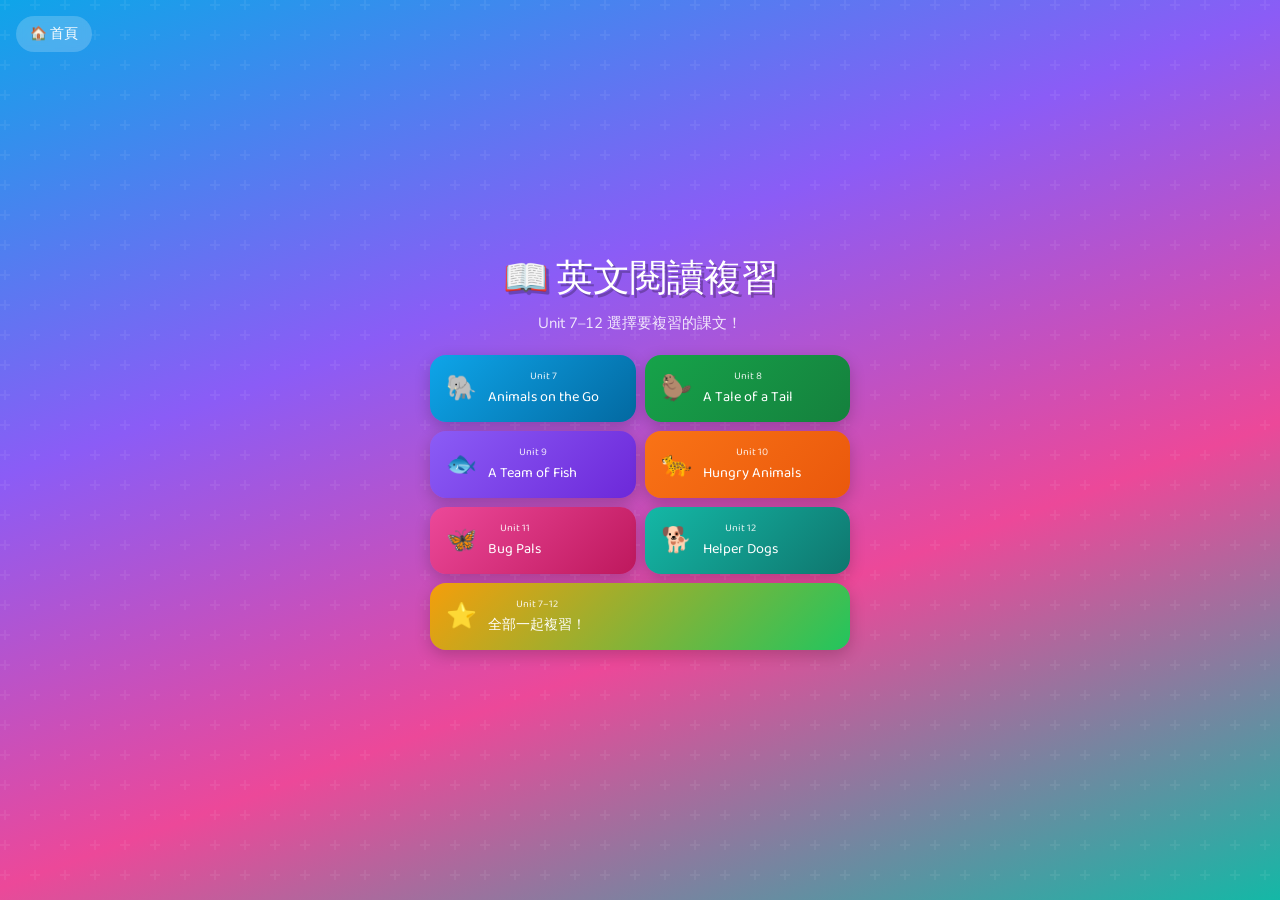
<file: reading-review-2.html>
<!DOCTYPE html>
<html lang="zh-TW">
<head>
<meta charset="UTF-8">
<meta name="viewport" content="width=device-width, initial-scale=1.0">
<title>英文複習 Unit 7–12</title>
<style>
@import url('https://fonts.googleapis.com/css2?family=Nunito:wght@400;700;900&family=Baloo+2:wght@700;800&display=swap');
:root{
  --u7:#0ea5e9;--u7l:#f0f9ff;--u7d:#0369a1;
  --u8:#16a34a;--u8l:#f0fdf4;--u8d:#14532d;
  --u9:#8b5cf6;--u9l:#f5f3ff;--u9d:#6d28d9;
  --u10:#f97316;--u10l:#fff7ed;--u10d:#c2410c;
  --u11:#ec4899;--u11l:#fdf2f8;--u11d:#9d174d;
  --u12:#14b8a6;--u12l:#f0fdfa;--u12d:#0f766e;
  --grass:#22c55e;--red:#ef4444;--dark:#1e293b;
  --teal:#14b8a6;--pink:#ec4899;--sun:#fbbf24;
}
*{margin:0;padding:0;box-sizing:border-box}
body{font-family:'Nunito',sans-serif;min-height:100vh;overflow-x:hidden;background:#f0f9ff}
#landing{min-height:100vh;background:linear-gradient(160deg,#0ea5e9 0%,#8b5cf6 35%,#ec4899 65%,#14b8a6 100%);display:flex;flex-direction:column;align-items:center;justify-content:center;padding:20px 16px;position:relative;overflow:hidden}
#landing::before{content:'';position:absolute;inset:0;background:url("data:image/svg+xml,%3Csvg width='60' height='60' viewBox='0 0 60 60' xmlns='http://www.w3.org/2000/svg'%3E%3Cg fill='%23ffffff' fill-opacity='0.06'%3E%3Cpath d='M36 34v-4h-2v4h-4v2h4v4h2v-4h4v-2h-4zm0-30V0h-2v4h-4v2h4v4h2V6h4V4h-4zM6 34v-4H4v4H0v2h4v4h2v-4h4v-2H6zM6 4V0H4v4H0v2h4v4h2V6h4V4H6z'/%3E%3C/g%3E%3C/svg%3E")}
.home-link{position:absolute;top:16px;left:16px;background:rgba(255,255,255,.2);color:white;border:none;border-radius:20px;padding:7px 14px;font-family:'Baloo 2',cursive;font-size:.85em;cursor:pointer;text-decoration:none;backdrop-filter:blur(4px)}
.home-link:hover{background:rgba(255,255,255,.35)}
.ltitle{font-family:'Baloo 2',cursive;font-size:2.3em;color:white;text-shadow:3px 3px 0 rgba(0,0,0,.25);text-align:center;margin-bottom:4px;position:relative}
.lsub{color:rgba(255,255,255,.85);font-size:.93em;margin-bottom:22px;text-align:center;position:relative}
.ugrid{display:grid;grid-template-columns:1fr 1fr;gap:9px;width:100%;max-width:420px;position:relative}
.ugrid-full{grid-column:1/-1}
.ubtn{border:none;border-radius:16px;padding:13px 16px;cursor:pointer;font-family:'Baloo 2',cursive;font-size:.97em;display:flex;align-items:center;gap:11px;transition:transform .2s,box-shadow .2s;box-shadow:0 5px 16px rgba(0,0,0,.2);color:white}
.ubtn:hover{transform:translateY(-3px) scale(1.02);box-shadow:0 9px 22px rgba(0,0,0,.28)}
.ubtn .icon{font-size:1.6em}
.ubtn .lbl .un{font-size:.68em;opacity:.85}
.ubtn .lbl .uname{font-size:.93em}
.bu7{background:linear-gradient(135deg,#0ea5e9,#0369a1)}
.bu8{background:linear-gradient(135deg,#16a34a,#15803d)}
.bu9{background:linear-gradient(135deg,#8b5cf6,#6d28d9)}
.bu10{background:linear-gradient(135deg,#f97316,#ea580c)}
.bu11{background:linear-gradient(135deg,#ec4899,#be185d)}
.bu12{background:linear-gradient(135deg,#14b8a6,#0f766e)}
.ball{background:linear-gradient(135deg,#f59e0b,#22c55e)}
#app{display:none;max-width:820px;margin:0 auto;padding:13px}
body.mu7{background:linear-gradient(180deg,#f0f9ff,#bae6fd)}
body.mu8{background:linear-gradient(180deg,#f0fdf4,#bbf7d0)}
body.mu9{background:linear-gradient(180deg,#f5f3ff,#ddd6fe)}
body.mu10{background:linear-gradient(180deg,#fff7ed,#fed7aa)}
body.mu11{background:linear-gradient(180deg,#fdf2f8,#fbcfe8)}
body.mu12{background:linear-gradient(180deg,#f0fdfa,#99f6e4)}
body.mall{background:linear-gradient(180deg,#e0f2fe,#dcfce7)}
.aheader{display:flex;align-items:center;gap:9px;margin-bottom:14px;flex-wrap:wrap}
.backbtn{background:white;border:none;border-radius:50%;width:38px;height:38px;font-size:1.1em;cursor:pointer;box-shadow:0 3px 9px rgba(0,0,0,.12);display:flex;align-items:center;justify-content:center;transition:transform .2s}
.backbtn:hover{transform:scale(1.1)}
.atitle{font-family:'Baloo 2',cursive;font-size:1.3em;color:var(--dark)}
.badges{display:flex;gap:5px;flex-wrap:wrap}
.bdg{padding:3px 9px;border-radius:11px;font-size:.74em;font-weight:700;font-family:'Baloo 2',cursive;color:white}
.b7{background:var(--u7)}.b8{background:var(--u8)}.b9{background:var(--u9)}.b10{background:var(--u10)}.b11{background:var(--u11)}.b12{background:var(--u12)}
.tabs{display:flex;gap:5px;justify-content:center;margin-bottom:14px;flex-wrap:wrap}
.tab{background:rgba(255,255,255,.7);border:2.5px solid white;border-radius:18px;padding:7px 14px;font-family:'Baloo 2',cursive;font-size:.88em;font-weight:700;cursor:pointer;transition:all .22s;color:var(--dark)}
.tab:hover{background:white;transform:translateY(-2px)}
.tab.active{background:white;transform:translateY(-2px);box-shadow:0 4px 11px rgba(0,0,0,.11)}
body.mu7 .tab.active{color:var(--u7);border-color:var(--u7)}
body.mu8 .tab.active{color:var(--u8);border-color:var(--u8)}
body.mu9 .tab.active{color:var(--u9);border-color:var(--u9)}
body.mu10 .tab.active{color:var(--u10);border-color:var(--u10)}
body.mu11 .tab.active{color:var(--u11);border-color:var(--u11)}
body.mu12 .tab.active{color:var(--u12);border-color:var(--u12)}
body.mall .tab.active{color:#0ea5e9;border-color:#0ea5e9}
.card{background:rgba(255,255,255,.93);border-radius:19px;padding:18px;margin-bottom:14px;box-shadow:0 5px 18px rgba(0,0,0,.1);animation:sup .38s ease}
@keyframes sup{from{transform:translateY(18px);opacity:0}to{transform:translateY(0);opacity:1}}
.card h2{font-family:'Baloo 2',cursive;font-size:1.22em;color:var(--dark);margin-bottom:10px}
.sstep{display:flex;align-items:flex-start;gap:9px;padding:9px 11px;border-radius:11px;margin-bottom:7px;background:#fafafa;transition:transform .2s}
.sstep:hover{transform:translateX(4px)}
.snum{color:white;font-family:'Baloo 2',cursive;font-weight:800;font-size:.95em;width:29px;height:29px;border-radius:50%;display:flex;align-items:center;justify-content:center;flex-shrink:0}
.su7 .snum{background:var(--u7)}.su8 .snum{background:var(--u8)}.su9 .snum{background:var(--u9)}.su10 .snum{background:var(--u10)}.su11 .snum{background:var(--u11)}.su12 .snum{background:var(--u12)}
.sstep p{font-size:.92em;color:var(--dark);line-height:1.5}
.sstep .zh{font-size:.8em;color:#888}
.hl{font-weight:800}
.h7{color:var(--u7)}.h8{color:var(--u8)}.h9{color:var(--u9)}.h10{color:var(--u10)}.h11{color:var(--u11)}.h12{color:var(--u12)}
.slbl{font-family:'Baloo 2',cursive;font-size:.95em;padding:4px 12px;border-radius:11px;display:inline-block;margin-bottom:8px;font-weight:800}
.sl7{background:var(--u7l);color:var(--u7d)}.sl8{background:var(--u8l);color:var(--u8d)}.sl9{background:var(--u9l);color:var(--u9d)}.sl10{background:var(--u10l);color:var(--u10d)}.sl11{background:var(--u11l);color:var(--u11d)}.sl12{background:var(--u12l);color:var(--u12d)}
.si{border-radius:10px;padding:8px 12px;margin-bottom:7px;border-left:4px solid}
.vgrid{display:grid;grid-template-columns:repeat(3,1fr);gap:8px}
.vc{background:#f8faff;border-radius:12px;padding:10px 6px;text-align:center;border:2.5px solid #e8eef8;cursor:pointer;transition:all .22s;position:relative;overflow:hidden}
.vc:hover{transform:scale(1.06)}
.vc .em{font-size:1.75em;display:block;margin-bottom:3px}
.vc .wd{font-family:'Baloo 2',cursive;font-size:.88em;font-weight:800;color:var(--dark)}
.vc .mn{font-size:.72em;color:#999;margin-top:2px}
.vc .fs{position:absolute;inset:0;border-radius:11px;display:flex;align-items:center;justify-content:center;flex-direction:column;opacity:0;transition:opacity .22s;color:white;font-weight:700;font-size:.95em}
.vc:hover .fs{opacity:1}
.vc7:hover{border-color:var(--u7)}.vc7 .fs{background:var(--u7)}
.vc8:hover{border-color:var(--u8)}.vc8 .fs{background:var(--u8)}
.vc9:hover{border-color:var(--u9)}.vc9 .fs{background:var(--u9)}
.vc10:hover{border-color:var(--u10)}.vc10 .fs{background:var(--u10)}
.vc11:hover{border-color:var(--u11)}.vc11 .fs{background:var(--u11)}
.vc12:hover{border-color:var(--u12)}.vc12 .fs{background:var(--u12)}
.gsgrid{display:flex;flex-direction:column;gap:8px}
.gsbtn{border:none;border-radius:13px;padding:12px 14px;font-family:'Baloo 2',cursive;font-size:.93em;font-weight:700;cursor:pointer;text-align:left;color:white;transition:transform .2s,box-shadow .2s;box-shadow:0 4px 10px rgba(0,0,0,.13)}
.gsbtn:hover{transform:translateY(-2px);box-shadow:0 7px 14px rgba(0,0,0,.2)}
.gsb1{background:linear-gradient(135deg,#f59e0b,#ef4444)}.gsb2{background:linear-gradient(135deg,#22c55e,#0ea5e9)}.gsb3{background:linear-gradient(135deg,#8b5cf6,#ec4899)}
.sarea{display:flex;flex-direction:column;gap:9px}
.sitem{background:#f8f9ff;border-radius:11px;padding:11px;border:2px solid #e0e8ff;font-size:.92em;line-height:2.1}
.bk{display:inline-block;min-width:72px;text-align:center;border-bottom:3px solid var(--sun);padding:1px 6px;border-radius:5px;cursor:pointer;font-family:'Baloo 2',cursive;font-weight:700;transition:background .2s}
.wcs{display:flex;flex-wrap:wrap;gap:5px;margin-top:8px}
.wchip{background:var(--sun);color:var(--dark);font-family:'Baloo 2',cursive;font-weight:700;padding:4px 11px;border-radius:14px;cursor:pointer;border:none;font-size:.85em;transition:all .16s}
.wchip:hover{background:var(--u10);color:white;transform:scale(1.05)}.wchip.used{opacity:.35;pointer-events:none}
.qq{background:#fafafa;border-radius:12px;padding:12px;margin-bottom:9px;border-left:5px solid}
.qq .qtext{font-weight:700;font-size:.92em;color:var(--dark);margin-bottom:7px}
.qopts{display:flex;flex-direction:column;gap:5px}
.qopt{padding:7px 11px;border-radius:9px;border:2px solid #e2e8f0;background:white;cursor:pointer;font-weight:700;transition:all .16s;text-align:left;font-family:'Nunito',sans-serif;font-size:.87em}
.qopt:hover{border-color:#a78bfa;background:#f5f3ff}
.qopt.cor{background:#dcfce7;border-color:#22c55e}.qopt.wrg{background:#fee2e2;border-color:#ef4444}
.btn{display:inline-block;padding:8px 16px;border-radius:17px;font-family:'Baloo 2',cursive;font-weight:700;font-size:.89em;cursor:pointer;border:none;transition:all .22s;margin:3px}
.bprim{background:var(--u7);color:white}.bprim:hover{transform:translateY(-2px)}
.bgr{background:#e2e8f0;color:var(--dark)}.bgr:hover{background:#cbd5e1}
.bgrn{background:var(--grass);color:white}.bgrn:hover{transform:translateY(-2px)}
.sboard{text-align:center;padding:11px;border-radius:12px;margin-top:10px;background:linear-gradient(135deg,#fff9c4,#fff0f8);font-family:'Baloo 2',cursive}
.sboard .snum{font-size:1.7em;font-weight:800;color:var(--u10)}.stars{font-size:1.5em}
.pov{display:none;position:fixed;inset:0;background:rgba(0,0,0,.44);z-index:999;align-items:center;justify-content:center}
.pov.show{display:flex}
.pop{background:white;border-radius:20px;padding:25px;text-align:center;max-width:275px;width:90%;animation:pin .3s ease;box-shadow:0 12px 34px rgba(0,0,0,.2)}
@keyframes pin{from{transform:scale(.5);opacity:0}70%{transform:scale(1.07)}to{transform:scale(1);opacity:1}}
.pop .be{font-size:3.3em;margin-bottom:8px}
.pop h3{font-family:'Baloo 2',cursive;font-size:1.38em;color:var(--dark)}
.pop p{color:#888;margin-top:4px;font-size:.89em}
.sec{display:none}.sec.active{display:block}
.gamesec{display:none}.gamesec.active{display:block}
table{width:100%;border-collapse:collapse;font-size:.82em}
th{font-family:'Baloo 2',cursive;padding:6px 8px}
td{padding:5px 8px}
@media(max-width:500px){.vgrid{grid-template-columns:repeat(2,1fr)}.ltitle{font-size:1.82em}.ugrid{grid-template-columns:1fr}}
</style>
</head>
<body>

<div id="landing">
  <a class="home-link" href="index.html">🏠 首頁</a>
  <div class="ltitle">📖 英文閱讀複習</div>
  <div class="lsub">Unit 7–12 選擇要複習的課文！</div>
  <div class="ugrid">
    <button class="ubtn bu7" onclick="enter('u7')"><span class="icon">🐘</span><div class="lbl"><div class="un">Unit 7</div><div class="uname">Animals on the Go</div></div></button>
    <button class="ubtn bu8" onclick="enter('u8')"><span class="icon">🦫</span><div class="lbl"><div class="un">Unit 8</div><div class="uname">A Tale of a Tail</div></div></button>
    <button class="ubtn bu9" onclick="enter('u9')"><span class="icon">🐟</span><div class="lbl"><div class="un">Unit 9</div><div class="uname">A Team of Fish</div></div></button>
    <button class="ubtn bu10" onclick="enter('u10')"><span class="icon">🐆</span><div class="lbl"><div class="un">Unit 10</div><div class="uname">Hungry Animals</div></div></button>
    <button class="ubtn bu11" onclick="enter('u11')"><span class="icon">🦋</span><div class="lbl"><div class="un">Unit 11</div><div class="uname">Bug Pals</div></div></button>
    <button class="ubtn bu12" onclick="enter('u12')"><span class="icon">🐕</span><div class="lbl"><div class="un">Unit 12</div><div class="uname">Helper Dogs</div></div></button>
    <button class="ubtn ball ugrid-full" onclick="enter('all')"><span class="icon">⭐</span><div class="lbl"><div class="un">Unit 7–12</div><div class="uname">全部一起複習！</div></div></button>
  </div>
</div>

<div id="app">
  <div class="aheader">
    <button class="backbtn" onclick="goHome()">←</button>
    <div class="atitle" id="atitle">複習</div>
    <div class="badges" id="abadges"></div>
  </div>
  <div class="tabs">
    <button class="tab active" onclick="stab('review',this)">📖 複習重點</button>
    <button class="tab" onclick="stab('vocab',this)">🔤 單字卡</button>
    <button class="tab" onclick="stab('games',this)">🎮 遊戲</button>
  </div>

  <!-- REVIEW -->
  <div id="sec-review" class="sec active">

    <div id="rv7" class="card" style="display:none">
      <h2>📚 Unit 7「Animals on the Go」</h2>
      <div class="slbl sl7">🐘 故事大綱（Nonfiction）</div>
      <div class="sstep su7"><div class="snum">1</div><div><p>🐍 Snakes <span class="hl h7">slither</span> on the ground. They can move fast.</p><p class="zh">蛇在地上爬行，移動很快。</p></div></div>
      <div class="sstep su7"><div class="snum">2</div><div><p>🐢 Turtles are <span class="hl h7">slow</span> on land. In water they can <span class="hl h7">swim fast</span>.</p><p class="zh">烏龜在陸地慢，在水中游得快。</p></div></div>
      <div class="sstep su7"><div class="snum">3</div><div><p>🦀 Crabs <span class="hl h7">crawl</span> across the sand. Then they dig a hole and hide.</p><p class="zh">螃蟹爬過沙地，再挖洞躲起來。</p></div></div>
      <div class="sstep su7"><div class="snum">4</div><div><p>🐛 Insects <span class="hl h7">crawl</span> too. Some can fly. They <span class="hl h7">buzz</span> around. They can be <span class="hl h7">noisy</span>.</p><p class="zh">昆蟲也會爬，有些會飛，嗡嗡叫，很吵。</p></div></div>
      <div class="sstep su7"><div class="snum">5</div><div><p>🐘 Elephants <span class="hl h7">stomp</span> on the ground. They are noisy, too. Look at them wave their <span class="hl h7">trunks</span>!</p><p class="zh">大象跺腳也很吵，還會揮舞象鼻！</p></div></div>
      <div style="margin-top:12px">
        <div class="slbl sl7">🗂️ Main Idea &amp; Key Details</div>
        <div class="si" style="background:var(--u7l);border-color:var(--u7)"><b>Main Idea：<span class="h7">Animals move in many ways.</span></b></div>
        <div class="si" style="background:#fafafa;border-color:#ccc"><b>Snakes → <span class="h7">slither</span> | Crabs → <span class="h7">crawl</span> | Insects → <span class="h7">buzz</span></b></div>
        <div class="si" style="background:#fafafa;border-color:#ccc"><b>Turtles → <span class="h7">swim</span> | Elephants → <span class="h7">stomp</span></b></div>
      </div>
    </div>

    <div id="rv8" class="card" style="display:none">
      <h2>📚 Unit 8「A Tale of a Tail」</h2>
      <div class="slbl sl8">🦫 故事大綱（Folktale）</div>
      <div class="sstep su8"><div class="snum">1</div><div><p>🦫 Beaver has a beautiful, <span class="hl h8">fluffy</span> tail. "I have the best tail of all!" he says.</p><p class="zh">河狸有美麗蓬鬆的尾巴，覺得自己尾巴最棒！</p></div></div>
      <div class="sstep su8"><div class="snum">2</div><div><p>🪵 Beaver <span class="hl h8">chops</span> down a tree, but it falls on his tail. "My tail is <span class="hl h8">flat</span>!"</p><p class="zh">砍樹時樹倒下壓扁了尾巴！「我的尾巴變扁了！」</p></div></div>
      <div class="sstep su8"><div class="snum">3</div><div><p>☀️ The sun says: "Your <span class="hl h8">flat</span> tail can help you <span class="hl h8">swim fast</span>!"</p><p class="zh">太陽說：扁尾巴可以幫你游得快！</p></div></div>
      <div class="sstep su8"><div class="snum">4</div><div><p>🎢 Beaver invites friends: "Climb on my tail for a <span class="hl h8">ride</span>!"</p><p class="zh">河狸邀請朋友：爬上我的尾巴坐船！</p></div></div>
      <div class="sstep su8"><div class="snum">5</div><div><p>🏊 Beaver <span class="hl h8">carries</span> his friends across the lake. Everyone likes Beaver's new flat tail!</p><p class="zh">河狸載著朋友過湖，大家都喜歡他的新尾巴！</p></div></div>
      <div style="margin-top:12px">
        <div class="slbl sl8">🔗 Cause &amp; Effect</div>
        <div class="si" style="background:var(--u8l);border-color:var(--u8)"><b>Cause：Beaver <span class="h8">chops</span> down a tree → Effect：tail is <span class="h8">flat</span></b></div>
        <div class="si" style="background:var(--u8l);border-color:var(--u8)"><b>Cause：flat tail → Effect：Beaver can <span class="h8">swim fast</span> &amp; carry friends</b></div>
      </div>
    </div>

    <div id="rv9" class="card" style="display:none">
      <h2>📚 Unit 9「A Team of Fish」</h2>
      <div class="slbl sl9">🐟 故事大綱（Nonfiction）</div>
      <div class="sstep su9"><div class="snum">1</div><div><p>🌊 Fish swim in lakes, rivers, and the <span class="hl h9">ocean</span>. Fish can swim <span class="hl h9">alone</span> or with a partner.</p><p class="zh">魚住在湖、河和海洋，可以單獨游或結伴游。</p></div></div>
      <div class="sstep su9"><div class="snum">2</div><div><p>🐠 Some fish swim <span class="hl h9">close</span> to each other in groups. They work in a <span class="hl h9">team</span>.</p><p class="zh">有些魚靠在一起成群，組成一個團隊。</p></div></div>
      <div class="sstep su9"><div class="snum">3</div><div><p>🍽️ Fish in a team help each other. They <span class="hl h9">search</span> for food together.</p><p class="zh">團隊裡的魚互相幫助，一起搜尋食物。</p></div></div>
      <div class="sstep su9"><div class="snum">4</div><div><p>⚠️ The sea can be <span class="hl h9">dangerous</span> for small fish. Big fish can eat them!</p><p class="zh">海洋對小魚很危險，大魚會吃牠們！</p></div></div>
      <div class="sstep su9"><div class="snum">5</div><div><p>🐡 In a group, small fish can look like <span class="hl h9">one big fish</span>. Big fish leave them alone!</p><p class="zh">成群的小魚看起來像一條大魚，大魚就不敢靠近！</p></div></div>
      <div style="margin-top:12px">
        <div class="slbl sl9">🗂️ Main Idea &amp; Key Details</div>
        <div class="si" style="background:var(--u9l);border-color:var(--u9)"><b>Main Idea：<span class="h9">Working in a team helps fish!</span></b></div>
        <div class="si" style="background:#fafafa;border-color:#ccc"><b>They <span class="h9">search</span> for food together &amp; stay <span class="h9">safe</span> from big fish.</b></div>
      </div>
    </div>

    <div id="rv10" class="card" style="display:none">
      <h2>📚 Unit 10「Hungry Animals」</h2>
      <div class="slbl sl10">🐆 故事大綱（Nonfiction）</div>
      <div class="sstep su10"><div class="snum">1</div><div><p>🦛 All animals need food to live and grow. Hippos eat a lot of <span class="hl h10">grass</span>.</p><p class="zh">所有動物需要食物，河馬吃很多草。</p></div></div>
      <div class="sstep su10"><div class="snum">2</div><div><p>🐿️ <span class="hl h10">Squirrels</span> eat seeds and nuts. They can smell nuts under the snow.</p><p class="zh">松鼠吃種子和堅果，能在雪地下找到堅果。</p></div></div>
      <div class="sstep su10"><div class="snum">3</div><div><p>🐆 <span class="hl h10">Wild</span> animals like cheetahs <span class="hl h10">hunt</span> other animals. They can run very fast.</p><p class="zh">野生動物如獵豹獵食其他動物，跑得很快。</p></div></div>
      <div class="sstep su10"><div class="snum">4</div><div><p>🐸 Frogs and <span class="hl h10">toads</span> <span class="hl h10">catch</span> bugs with their long <span class="hl h10">tongues</span>.</p><p class="zh">青蛙和蟾蜍用長舌頭捕捉蟲子。</p></div></div>
      <div class="sstep su10"><div class="snum">5</div><div><p>🐻 Bears eat fish. They like plants, too. Some bears even eat people food!</p><p class="zh">熊吃魚也吃植物，有些熊甚至吃人的食物！</p></div></div>
      <div style="margin-top:12px">
        <div class="slbl sl10">🗂️ Main Idea &amp; Key Details</div>
        <div class="si" style="background:var(--u10l);border-color:var(--u10)"><b>Main Idea：<span class="h10">Animals eat different kinds of food.</span></b></div>
        <div class="si" style="background:#fafafa;border-color:#ccc"><b>Hippos → <span class="h10">grass</span> | Squirrels → <span class="h10">nuts</span> | Cheetahs → <span class="h10">hunt</span> animals</b></div>
        <div class="si" style="background:#fafafa;border-color:#ccc"><b>Frogs → <span class="h10">catch</span> bugs with tongues | Bears → fish &amp; plants</b></div>
      </div>
    </div>

    <div id="rv11" class="card" style="display:none">
      <h2>📚 Unit 11「Bug Pals」</h2>
      <div class="slbl sl11">🦋 故事大綱（Fantasy）</div>
      <div class="sstep su11"><div class="snum">1</div><div><p>🐛 Five bugs are playing in a field. Bee and <span class="hl h11">Ladybug</span> can fly. <span class="hl h11">Grasshopper</span> can jump. Ant can run fast.</p><p class="zh">五隻蟲子一起玩。瓢蟲和蜜蜂會飛，蚱蜢會跳，螞蟻跑得快。</p></div></div>
      <div class="sstep su11"><div class="snum">2</div><div><p>😢 Poor <span class="hl h11">Caterpillar</span> can't fly or jump. He can't run fast. Caterpillar is sad. He <span class="hl h11">creeps</span> away.</p><p class="zh">毛毛蟲不會飛也不會跳，跑不快，很難過，悄悄爬走了。</p></div></div>
      <div class="sstep su11"><div class="snum">3</div><div><p>🍱 The bugs have lunch. But where is Caterpillar?</p><p class="zh">大家吃午餐，但毛毛蟲不見了！</p></div></div>
      <div class="sstep su11"><div class="snum">4</div><div><p>✨ One day, they see a <span class="hl h11">beautiful</span> bug with gold wings. "It's me! Caterpillar!" says Butterfly.</p><p class="zh">有一天，出現一隻有金色翅膀的美麗蟲子，「是我！毛毛蟲！」蝴蝶說。</p></div></div>
      <div class="sstep su11"><div class="snum">5</div><div><p>🦋 "You're not the <span class="hl h11">same</span>," says Ant. "Yes, I'm different now. But I'm still your friend!"</p><p class="zh">「你變了！」但蝴蝶說：「我變了，但我還是你的朋友！」</p></div></div>
      <div style="margin-top:12px">
        <div class="slbl sl11">👥 Characters &amp; Events</div>
        <div class="si" style="background:var(--u11l);border-color:var(--u11)"><b>Characters：Bee, Ladybug, Grasshopper, Ant, <span class="h11">Caterpillar → Butterfly</span></b></div>
        <div class="si" style="background:#fafafa;border-color:#ccc"><b>Caterpillar <span class="h11">creeps</span> away → becomes a <span class="h11">beautiful</span> butterfly</b></div>
      </div>
    </div>

    <div id="rv12" class="card" style="display:none">
      <h2>📚 Unit 12「Helper Dogs」</h2>
      <div class="slbl sl12">🐕 故事大綱（Nonfiction）</div>
      <div class="sstep su12"><div class="snum">1</div><div><p>👁️ Some people can't see. They get help from special dogs called <span class="hl h12">guide dogs</span>.</p><p class="zh">有些人看不見，牠們靠導盲犬幫助。</p></div></div>
      <div class="sstep su12"><div class="snum">2</div><div><p>🐶 These dogs are <span class="hl h12">calm</span>, <span class="hl h12">smart</span>, and easy to <span class="hl h12">train</span>.</p><p class="zh">導盲犬個性冷靜、聰明、容易訓練。</p></div></div>
      <div class="sstep su12"><div class="snum">3</div><div><p>📅 It takes <span class="hl h12">two years</span> to train a guide dog. First, the dog lives with a family for one year.</p><p class="zh">訓練導盲犬要兩年，第一年先住在一個家庭中。</p></div></div>
      <div class="sstep su12"><div class="snum">4</div><div><p>🎓 Then a trainer teaches the dog many things: cross the street, stop at a red <span class="hl h12">signal</span>, <span class="hl h12">lead</span> a person through busy streets.</p><p class="zh">接著訓練師教牠穿越馬路、遇紅燈停下、引導人走過繁忙街道。</p></div></div>
      <div class="sstep su12"><div class="snum">5</div><div><p>🌟 Guide dogs are great <span class="hl h12">helpers</span>!</p><p class="zh">導盲犬是很棒的幫手！</p></div></div>
      <div style="margin-top:12px">
        <div class="slbl sl12">🗂️ Main Idea &amp; Key Details</div>
        <div class="si" style="background:var(--u12l);border-color:var(--u12)"><b>Main Idea：<span class="h12">Guide dogs are great helpers.</span></b></div>
        <div class="si" style="background:#fafafa;border-color:#ccc"><b>They are <span class="h12">calm &amp; smart</span> → easy to <span class="h12">train</span> → learn to <span class="h12">lead</span> people</b></div>
      </div>
    </div>

    <div id="rvall" style="display:none">
      <div class="card">
        <h2>⭐ Unit 7–12 全部重點快速回顧</h2>
        <div style="display:flex;flex-direction:column;gap:8px">
          <div class="si" style="background:var(--u7l);border-color:var(--u7)"><b class="h7">U7 Animals on the Go</b>：Snakes slither · Crabs crawl · Insects buzz · Turtles swim · Elephants stomp</div>
          <div class="si" style="background:var(--u8l);border-color:var(--u8)"><b class="h8">U8 A Tale of a Tail</b>：fluffy → flat → swim fast → carry friends（Cause &amp; Effect）</div>
          <div class="si" style="background:var(--u9l);border-color:var(--u9)"><b class="h9">U9 A Team of Fish</b>：team · search · dangerous → small fish look like one big fish</div>
          <div class="si" style="background:var(--u10l);border-color:var(--u10)"><b class="h10">U10 Hungry Animals</b>：grass · nuts · hunt · tongues · catch（different kinds of food）</div>
          <div class="si" style="background:var(--u11l);border-color:var(--u11)"><b class="h11">U11 Bug Pals</b>：Caterpillar creeps away → becomes beautiful Butterfly（Fantasy）</div>
          <div class="si" style="background:var(--u12l);border-color:var(--u12)"><b class="h12">U12 Helper Dogs</b>：guide dog · calm · smart · train · signal · lead（Nonfiction）</div>
        </div>
      </div>
    </div>

  </div><!-- /sec-review -->

  <!-- VOCAB -->
  <div id="sec-vocab" class="sec">
    <div class="card">
      <h2>🔤 單字卡</h2>
      <p style="font-size:.85em;color:#888;margin-bottom:12px">點擊卡片查看中文意思</p>
      <div class="vgrid" id="vgrid"></div>
    </div>
  </div>

  <!-- GAMES -->
  <div id="sec-games" class="sec">
    <div class="gsgrid" id="gamesel" style="margin-bottom:14px">
      <button class="gsbtn gsb1" onclick="startGame('fill')">✏️ 填空練習 — 選出正確單字</button>
      <button class="gsbtn gsb2" onclick="startGame('quiz')">🧠 理解測驗 — 選出正確答案</button>
    </div>
    <div class="gamesec" id="game-fill">
      <div id="fill-wrap" class="sarea"></div>
      <div style="text-align:center;margin-top:10px">
        <button class="btn bgr" onclick="stopGame()">← 返回</button>
      </div>
    </div>
    <div class="gamesec" id="game-quiz">
      <div id="quiz-wrap"></div>
      <div style="text-align:center;margin-top:10px">
        <button class="btn bgr" onclick="stopGame()">← 返回</button>
      </div>
    </div>
  </div>

</div><!-- /app -->

<div class="pov" id="popWin">
  <div class="pop">
    <div class="be">🎉</div>
    <h3>做得很好！</h3>
    <p id="popScore"></p>
    <button class="btn bgrn" style="margin-top:10px" onclick="document.getElementById('popWin').classList.remove('show')">繼續</button>
  </div>
</div>

<script>
const UNITS = {
  u7:{label:'Unit 7',title:'Animals on the Go',icon:'🐘',col:'mu7',badge:'b7',rv:'rv7'},
  u8:{label:'Unit 8',title:'A Tale of a Tail',icon:'🦫',col:'mu8',badge:'b8',rv:'rv8'},
  u9:{label:'Unit 9',title:'A Team of Fish',icon:'🐟',col:'mu9',badge:'b9',rv:'rv9'},
  u10:{label:'Unit 10',title:'Hungry Animals',icon:'🐆',col:'mu10',badge:'b10',rv:'rv10'},
  u11:{label:'Unit 11',title:'Bug Pals',icon:'🦋',col:'mu11',badge:'b11',rv:'rv11'},
  u12:{label:'Unit 12',title:'Helper Dogs',icon:'🐕',col:'mu12',badge:'b12',rv:'rv12'},
  all:{label:'Unit 7–12',title:'全部複習',icon:'⭐',col:'mall',badge:'',rv:'rvall'}
};

const VOCAB = {
  u7:[
    {em:'🐍',w:'slither',zh:'（蛇）滑行爬動'},
    {em:'🦀',w:'crawl',zh:'爬行'},
    {em:'🐛',w:'insect',zh:'昆蟲'},
    {em:'🔊',w:'noisy',zh:'吵鬧的'},
    {em:'🐘',w:'stomp',zh:'重踩、跺腳'},
    {em:'🐘',w:'trunk',zh:'（象）鼻子'},
  ],
  u8:[
    {em:'🌸',w:'fluffy',zh:'蓬鬆的'},
    {em:'🦫',w:'tail',zh:'尾巴'},
    {em:'🪓',w:'chop',zh:'砍（樹）'},
    {em:'📏',w:'flat',zh:'扁平的'},
    {em:'🎢',w:'ride',zh:'乘坐；搭乘'},
    {em:'📦',w:'carry',zh:'攜帶；背負'},
  ],
  u9:[
    {em:'🌊',w:'ocean',zh:'海洋'},
    {em:'🐠',w:'alone',zh:'單獨地'},
    {em:'🤝',w:'close',zh:'靠近的'},
    {em:'⚽',w:'team',zh:'團隊'},
    {em:'🔍',w:'search',zh:'搜尋；尋找'},
    {em:'⚠️',w:'dangerous',zh:'危險的'},
  ],
  u10:[
    {em:'🐿️',w:'squirrel',zh:'松鼠'},
    {em:'🌿',w:'wild',zh:'野生的'},
    {em:'🐆',w:'cheetah',zh:'獵豹'},
    {em:'🐸',w:'toad',zh:'蟾蜍'},
    {em:'🎣',w:'catch',zh:'捕捉'},
    {em:'👅',w:'tongue',zh:'舌頭'},
  ],
  u11:[
    {em:'🐞',w:'ladybug',zh:'瓢蟲'},
    {em:'🦗',w:'grasshopper',zh:'蚱蜢'},
    {em:'🐛',w:'caterpillar',zh:'毛毛蟲'},
    {em:'🐌',w:'creep',zh:'悄悄爬行'},
    {em:'🌸',w:'beautiful',zh:'美麗的'},
    {em:'👯',w:'same',zh:'相同的'},
  ],
  u12:[
    {em:'🐕',w:'guide dog',zh:'導盲犬'},
    {em:'😌',w:'calm',zh:'冷靜的'},
    {em:'🧠',w:'smart',zh:'聰明的'},
    {em:'🎓',w:'train',zh:'訓練'},
    {em:'🚦',w:'signal',zh:'信號；紅綠燈'},
    {em:'🗺️',w:'lead',zh:'引導；帶領'},
  ]
};

const FILL = {
  u7:[
    {s:'Snakes ___ on the ground.',ans:'slither',opts:['slither','crawl','stomp','swim']},
    {s:'Crabs ___ across the sand.',ans:'crawl',opts:['crawl','slither','buzz','stomp']},
    {s:'Insects can ___ around and be noisy.',ans:'buzz',opts:['buzz','crawl','stomp','swim']},
    {s:'Elephants ___ on the ground and wave their trunks.',ans:'stomp',opts:['stomp','slither','crawl','buzz']},
    {s:'Turtles can ___ fast in water.',ans:'swim',opts:['swim','crawl','stomp','fly']},
  ],
  u8:[
    {s:'Beaver has a beautiful, ___ tail.',ans:'fluffy',opts:['fluffy','flat','long','short']},
    {s:'Beaver ___ down a tree, but it falls on his tail.',ans:'chops',opts:['chops','carries','rides','creeps']},
    {s:'Now Beaver\'s tail is ___.',ans:'flat',opts:['flat','fluffy','big','noisy']},
    {s:'Beaver ___ his friends across the lake.',ans:'carries',opts:['carries','chops','stomps','creeps']},
    {s:'Everyone likes Beaver\'s new ___ tail!',ans:'flat',opts:['flat','fluffy','beautiful','noisy']},
  ],
  u9:[
    {s:'Fish swim in the ___.',ans:'ocean',opts:['ocean','forest','desert','sky']},
    {s:'Some fish swim ___ to each other in groups.',ans:'close',opts:['close','alone','fast','high']},
    {s:'Fish in a team ___ for food together.',ans:'search',opts:['search','crawl','stomp','chop']},
    {s:'The sea can be ___ for small fish.',ans:'dangerous',opts:['dangerous','noisy','flat','fluffy']},
    {s:'In a group, small fish can look like one big ___.',ans:'fish',opts:['fish','insect','trunk','bird']},
  ],
  u10:[
    {s:'___ eat seeds and nuts.',ans:'Squirrels',opts:['Squirrels','Cheetahs','Toads','Bears']},
    {s:'Wild animals like cheetahs ___ other animals.',ans:'hunt',opts:['hunt','crawl','creep','stomp']},
    {s:'Frogs and toads catch bugs with their long ___.',ans:'tongues',opts:['tongues','trunks','tails','noses']},
    {s:'Bears eat fish. They like ___, too.',ans:'plants',opts:['plants','grass','insects','nuts']},
    {s:'All animals need food to live and ___.',ans:'grow',opts:['grow','fly','swim','stomp']},
  ],
  u11:[
    {s:'Bee and Ladybug can ___.',ans:'fly',opts:['fly','jump','crawl','swim']},
    {s:'Caterpillar is sad. He ___ away.',ans:'creeps',opts:['creeps','stomps','flies','carries']},
    {s:'One day, they see a ___ bug with gold wings.',ans:'beautiful',opts:['beautiful','same','flat','noisy']},
    {s:'"You\'re not the ___," says Ant.',ans:'same',opts:['same','beautiful','fluffy','calm']},
    {s:'"Yes, I\'m different now. But I\'m still your ___!"',ans:'friend',opts:['friend','team','trunk','signal']},
  ],
  u12:[
    {s:'Some people can\'t see. They get help from ___ dogs.',ans:'guide',opts:['guide','wild','calm','noisy']},
    {s:'These dogs are calm, smart, and easy to ___.',ans:'train',opts:['train','carry','chop','stomp']},
    {s:'It takes two ___ to train a guide dog.',ans:'years',opts:['years','days','months','weeks']},
    {s:'He learns to stop at a red ___.',ans:'signal',opts:['signal','trunk','ocean','tail']},
    {s:'He learns how to ___ a person through busy streets.',ans:'lead',opts:['lead','carry','chop','crawl']},
  ]
};

const QUIZ = {
  u7:[
    {q:'How do snakes move?',opts:['They slither.','They stomp.','They crawl.','They swim.'],ans:0},
    {q:'What can turtles do fast in water?',opts:['stomp','fly','swim','buzz'],ans:2},
    {q:'What do crabs do after they crawl?',opts:['They fly away.','They dig a hole and hide.','They swim fast.','They buzz around.'],ans:1},
    {q:'Which word means the elephant\'s nose?',opts:['tail','trunk','tongue','toad'],ans:1},
  ],
  u8:[
    {q:'What happens to Beaver\'s tail when the tree falls?',opts:['It gets fluffy.','It gets flat.','It gets long.','It falls off.'],ans:1},
    {q:'What does the sun tell Beaver?',opts:['His flat tail can help him fly.','His flat tail can help him swim fast.','He needs a new tail.','He should chop more trees.'],ans:1},
    {q:'What does Beaver do for his friends?',opts:['He feeds them.','He gives them a ride across the lake.','He chops trees for them.','He teaches them to swim.'],ans:1},
    {q:'How does everyone feel about Beaver\'s flat tail?',opts:['They don\'t like it.','They are scared.','They like it.','They are sad.'],ans:2},
  ],
  u9:[
    {q:'Why do some fish swim close together?',opts:['To sleep','To work in a team','To find the ocean','To buzz around'],ans:1},
    {q:'What can small fish look like when in a big group?',opts:['A big whale','One big fish','A school bus','A wave'],ans:1},
    {q:'What do fish in a team do together?',opts:['Search for food','Chop trees','Stomp the ground','Crawl in the sand'],ans:0},
    {q:'What is the main idea of "A Team of Fish"?',opts:['Fish can swim alone.','Big fish eat small fish.','Working in a team helps fish.','Fish live in the ocean.'],ans:2},
  ],
  u10:[
    {q:'How do frogs and toads catch bugs?',opts:['With their trunks','With their long tongues','With their tails','With their claws'],ans:1},
    {q:'What do squirrels eat?',opts:['Fish and frogs','Seeds and nuts','Grass and bugs','People food'],ans:1},
    {q:'What is true about cheetahs?',opts:['They eat grass.','They are slow.','They hunt other animals.','They live in the ocean.'],ans:2},
    {q:'What is the main idea of "Hungry Animals"?',opts:['All animals eat grass.','Animals eat different kinds of food.','Bears only eat fish.','Toads are dangerous.'],ans:1},
  ],
  u11:[
    {q:'What can Grasshopper do?',opts:['fly','jump','swim','creep'],ans:1},
    {q:'Why is Caterpillar sad?',opts:['He has no friends.','He can\'t fly, jump, or run fast.','He is lost.','He is hungry.'],ans:1},
    {q:'What does Caterpillar turn into?',opts:['A ladybug','A bee','A grasshopper','A butterfly'],ans:3},
    {q:'What does Butterfly say to Ant?',opts:['"I am the same."','"I\'m different now, but I\'m still your friend!"','"I can fly now, goodbye!"','"Let\'s have lunch!"'],ans:1},
  ],
  u12:[
    {q:'What are guide dogs used for?',opts:['To help people who can\'t see','To carry heavy bags','To hunt other animals','To swim in the ocean'],ans:0},
    {q:'How long does it take to train a guide dog?',opts:['One year','Six months','Two years','Five years'],ans:2},
    {q:'What does a guide dog learn to do at a red signal?',opts:['Run fast','Bark loudly','Stop','Turn around'],ans:2},
    {q:'Which word describes a guide dog\'s personality?',opts:['noisy and wild','fluffy and flat','calm and smart','dangerous and loud'],ans:2},
  ]
};

let cur='', curWords=[], fillState=[], quizState=[], quizScore=0;

function enter(id){
  cur=id;
  const u=UNITS[id];
  document.body.className=u.col;
  document.getElementById('landing').style.display='none';
  document.getElementById('app').style.display='block';
  document.getElementById('atitle').textContent=u.icon+' '+u.title;
  const bd=document.getElementById('abadges');
  bd.innerHTML='';
  const keys=id==='all'?['u7','u8','u9','u10','u11','u12']:[id];
  keys.forEach(k=>{
    const sp=document.createElement('span');
    sp.className='bdg '+UNITS[k].badge;
    sp.textContent=UNITS[k].label;
    bd.appendChild(sp);
  });
  // Show review sections
  ['rv7','rv8','rv9','rv10','rv11','rv12','rvall'].forEach(r=>document.getElementById(r).style.display='none');
  if(id==='all'){
    document.getElementById('rvall').style.display='block';
  } else {
    document.getElementById(u.rv).style.display='block';
  }
  // Build vocab
  const allKeys=id==='all'?['u7','u8','u9','u10','u11','u12']:[id];
  curWords=allKeys.flatMap(k=>VOCAB[k].map(v=>({...v,ukey:k})));
  buildVocab();
  stab('review',document.querySelector('.tab.active'));
}

function buildVocab(){
  const g=document.getElementById('vgrid');
  g.innerHTML='';
  const cls={u7:'vc7',u8:'vc8',u9:'vc9',u10:'vc10',u11:'vc11',u12:'vc12'};
  curWords.forEach(v=>{
    const d=document.createElement('div');
    d.className='vc '+(cls[v.ukey]||'');
    d.innerHTML=`<span class="em">${v.em}</span><div class="wd">${v.w}</div><div class="mn">點擊看中文</div><div class="fs"><div>${v.zh}</div></div>`;
    g.appendChild(d);
  });
}

function goHome(){
  document.body.className='';
  document.getElementById('landing').style.display='flex';
  document.getElementById('app').style.display='none';
  stopGame();
}

function stab(name,el){
  document.querySelectorAll('.tab').forEach(t=>t.classList.remove('active'));
  if(el) el.classList.add('active');
  document.querySelectorAll('.sec').forEach(s=>s.classList.remove('active'));
  document.getElementById('sec-'+name).classList.add('active');
  stopGame();
}

function startGame(type){
  document.getElementById('gamesel').style.display='none';
  document.querySelectorAll('.gamesec').forEach(g=>g.classList.remove('active'));
  const allKeys=cur==='all'?['u7','u8','u9','u10','u11','u12']:[cur];
  if(type==='fill'){
    document.getElementById('game-fill').classList.add('active');
    buildFill(allKeys);
  } else {
    document.getElementById('game-quiz').classList.add('active');
    buildQuiz(allKeys);
  }
}

function stopGame(){
  document.getElementById('gamesel').style.display='flex';
  document.querySelectorAll('.gamesec').forEach(g=>g.classList.remove('active'));
}

function buildFill(keys){
  const items=keys.flatMap(k=>FILL[k]);
  const wrap=document.getElementById('fill-wrap');
  wrap.innerHTML='';
  items.forEach((item,i)=>{
    const div=document.createElement('div');
    div.className='sitem';
    div.id='fi'+i;
    const parts=item.s.split('___');
    const bankId='wb'+i;
    div.innerHTML=`<div>${parts[0]}<span class="bk" id="bk${i}" onclick="pickFill(${i})">&nbsp;&nbsp;&nbsp;</span>${parts[1]||''}</div><div class="wcs" id="${bankId}"></div>`;
    wrap.appendChild(div);
    const wcs=document.getElementById(bankId);
    const opts=[...item.opts].sort(()=>Math.random()-.5);
    opts.forEach(o=>{
      const btn=document.createElement('button');
      btn.className='wchip';
      btn.textContent=o;
      btn.dataset.word=o;
      btn.dataset.fi=i;
      btn.onclick=()=>doFill(i,o,btn,item.ans);
      wcs.appendChild(btn);
    });
  });
}

function doFill(i,word,btn,ans){
  const bk=document.getElementById('bk'+i);
  const fi=document.getElementById('fi'+i);
  bk.textContent=word;
  document.querySelectorAll(`[data-fi="${i}"]`).forEach(b=>b.classList.add('used'));
  if(word===ans){
    bk.style.color='#16a34a';bk.style.borderColor='#16a34a';
    fi.style.background='#f0fdf4';
  } else {
    bk.style.color='#ef4444';bk.style.borderColor='#ef4444';
    fi.style.background='#fff0f0';
    setTimeout(()=>{
      bk.textContent='   ';
      bk.style.color='';bk.style.borderColor='';
      fi.style.background='';
      document.querySelectorAll(`[data-fi="${i}"]`).forEach(b=>b.classList.remove('used'));
    },900);
  }
}

function buildQuiz(keys){
  const items=keys.flatMap(k=>QUIZ[k]).sort(()=>Math.random()-.5);
  quizState=items;quizScore=0;
  const wrap=document.getElementById('quiz-wrap');
  wrap.innerHTML='';
  items.forEach((item,i)=>{
    const div=document.createElement('div');
    div.className='qq';
    div.style.borderColor='#a78bfa';
    div.innerHTML=`<div class="qtext">Q${i+1}. ${item.q}</div><div class="qopts" id="qo${i}"></div>`;
    wrap.appendChild(div);
    const qo=div.querySelector('.qopts');
    item.opts.forEach((o,j)=>{
      const btn=document.createElement('button');
      btn.className='qopt';
      btn.textContent=o;
      btn.onclick=()=>doQuiz(i,j,item.ans,div);
      qo.appendChild(btn);
    });
  });
}

function doQuiz(qi,chosen,ans,div){
  const opts=div.querySelectorAll('.qopt');
  opts.forEach(b=>b.onclick=null);
  opts[ans].classList.add('cor');
  if(chosen!==ans){opts[chosen].classList.add('wrg');}
  else {
    quizScore++;
    if(quizScore===quizState.length){
      setTimeout(()=>{
        document.getElementById('popScore').textContent=`答對 ${quizScore} / ${quizState.length} 題！`;
        document.getElementById('popWin').classList.add('show');
      },400);
    }
  }
}
</script>
</body>
</html>
</file>
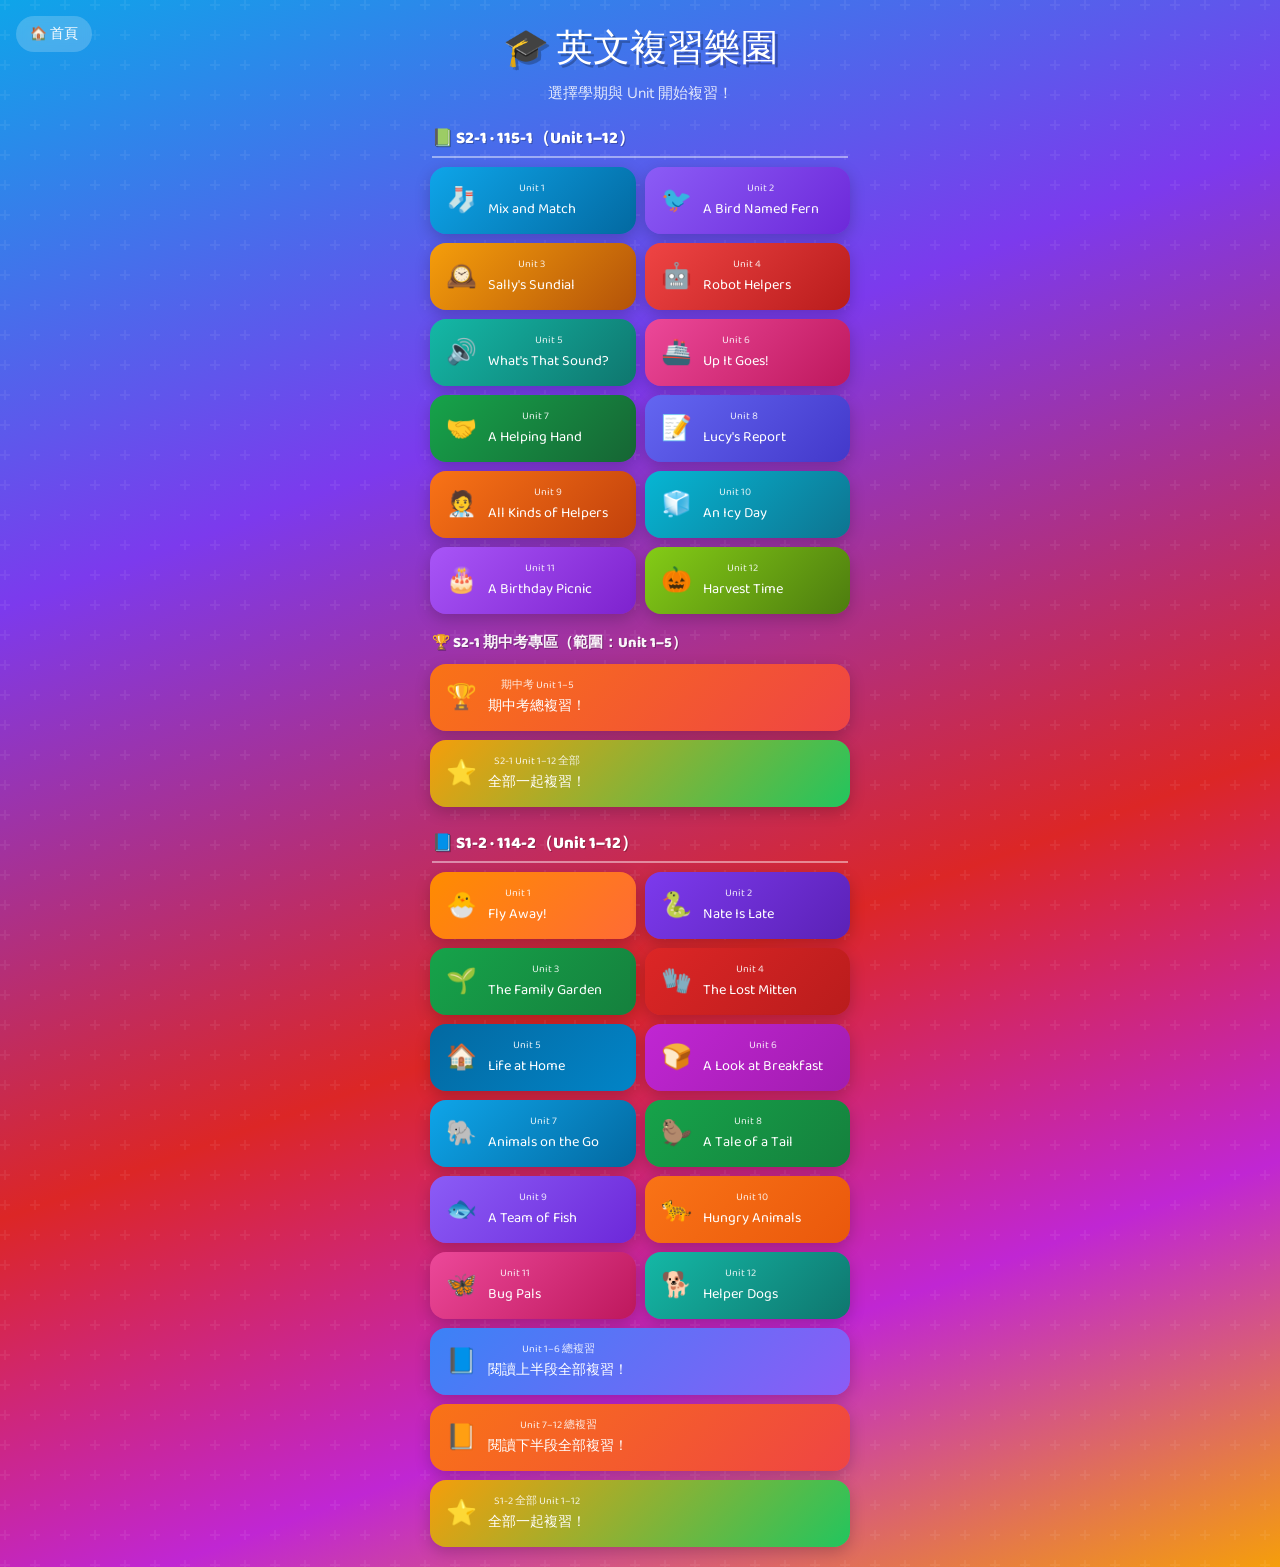
<file: reading-review.html>
<!DOCTYPE html>
<html lang="zh-TW">
<head>
<meta charset="UTF-8">
<meta name="viewport" content="width=device-width, initial-scale=1.0">
<title>Reading 閱讀複習</title>
<style>
@import url('https://fonts.googleapis.com/css2?family=Nunito:wght@400;700;900&family=Baloo+2:wght@700;800&display=swap');
:root{
  --u1:#FF8C00;--u1l:#fff3e0;--u1d:#c66000;
  --u2:#7C3AED;--u2l:#f3f0ff;--u2d:#5b21b6;
  --u3:#16a34a;--u3l:#f0fdf4;--u3d:#14532d;
  --u4:#dc2626;--u4l:#fff1f2;--u4d:#991b1b;
  --u5:#0369a1;--u5l:#f0f9ff;--u5d:#0c4a6e;
  --u6:#c026d3;--u6l:#fdf4ff;--u6d:#86198f;
  --u7:#0ea5e9;--u7l:#f0f9ff;--u7d:#0369a1;
  --u8:#16a34a;--u8l:#f0fdf4;--u8d:#14532d;
  --u9:#8b5cf6;--u9l:#f5f3ff;--u9d:#6d28d9;
  --u10:#f97316;--u10l:#fff7ed;--u10d:#c2410c;
  --u11:#ec4899;--u11l:#fdf2f8;--u11d:#9d174d;
  --u12:#14b8a6;--u12l:#f0fdfa;--u12d:#0f766e;
  --u13:#0ea5e9;--u13l:#f0f9ff;--u13d:#0369a1;
  --u14:#8b5cf6;--u14l:#f5f3ff;--u14d:#6d28d9;
  --u15:#f59e0b;--u15l:#fffbeb;--u15d:#b45309;
  --u16:#ef4444;--u16l:#fef2f2;--u16d:#b91c1c;
  --u17:#14b8a6;--u17l:#f0fdfa;--u17d:#0f766e;
  --u18:#ec4899;--u18l:#fdf2f8;--u18d:#be185d;
  --u19:#16a34a;--u19l:#f0fdf4;--u19d:#166534;
  --u20:#6366f1;--u20l:#eef2ff;--u20d:#4338ca;
  --u21:#f97316;--u21l:#fff7ed;--u21d:#c2410c;
  --u22:#06b6d4;--u22l:#ecfeff;--u22d:#0e7490;
  --u23:#a855f7;--u23l:#faf5ff;--u23d:#7e22ce;
  --u24:#84cc16;--u24l:#f7fee7;--u24d:#4d7c0f;
  --grass:#22c55e;--red:#ef4444;--dark:#1e293b;
  --teal:#14b8a6;--pink:#ec4899;--sun:#fbbf24;
}
*{margin:0;padding:0;box-sizing:border-box}
body{font-family:'Nunito',sans-serif;min-height:100vh;overflow-x:hidden;background:#f0f9ff}
#landing{min-height:100vh;background:linear-gradient(160deg,#0ea5e9 0%,#7c3aed 30%,#dc2626 60%,#c026d3 80%,#f59e0b 100%);display:flex;flex-direction:column;align-items:center;justify-content:center;padding:20px 16px;position:relative;overflow:hidden}
#landing::before{content:'';position:absolute;inset:0;pointer-events:none;background:url("data:image/svg+xml,%3Csvg width='60' height='60' viewBox='0 0 60 60' xmlns='http://www.w3.org/2000/svg'%3E%3Cg fill='%23ffffff' fill-opacity='0.06'%3E%3Cpath d='M36 34v-4h-2v4h-4v2h4v4h2v-4h4v-2h-4zm0-30V0h-2v4h-4v2h4v4h2V6h4V4h-4zM6 34v-4H4v4H0v2h4v4h2v-4h4v-2H6zM6 4V0H4v4H0v2h4v4h2V6h4V4H6z'/%3E%3C/g%3E%3C/svg%3E")}
.ltitle{font-family:'Baloo 2',cursive;font-size:2.3em;color:white;text-shadow:3px 3px 0 rgba(0,0,0,.25);text-align:center;margin-bottom:4px;position:relative}
.lsub{color:rgba(255,255,255,.85);font-size:.93em;margin-bottom:22px;text-align:center;position:relative}
.ugrid{display:grid;grid-template-columns:1fr 1fr;gap:9px;width:100%;max-width:420px;position:relative}
.ugrid-full{grid-column:1/-1}
.ubtn{border:none;border-radius:16px;padding:13px 16px;cursor:pointer;font-family:'Baloo 2',cursive;font-size:.97em;display:flex;align-items:center;gap:11px;transition:transform .2s,box-shadow .2s;box-shadow:0 5px 16px rgba(0,0,0,.2);color:white}
.ubtn:hover{transform:translateY(-3px) scale(1.02);box-shadow:0 9px 22px rgba(0,0,0,.28)}
.ubtn .icon{font-size:1.6em}
.ubtn .lbl .un{font-size:.68em;opacity:.85}
.ubtn .lbl .uname{font-size:.93em}
.bu1{background:linear-gradient(135deg,#FF8C00,#ff6b35)}
.bu2{background:linear-gradient(135deg,#7C3AED,#5b21b6)}
.bu3{background:linear-gradient(135deg,#16a34a,#15803d)}
.bu4{background:linear-gradient(135deg,#dc2626,#b91c1c)}
.bu5{background:linear-gradient(135deg,#0369a1,#0284c7)}
.bu6{background:linear-gradient(135deg,#c026d3,#a21caf)}
.bu7{background:linear-gradient(135deg,#0ea5e9,#0369a1)}
.bu8{background:linear-gradient(135deg,#16a34a,#15803d)}
.bu9{background:linear-gradient(135deg,#8b5cf6,#6d28d9)}
.bu10{background:linear-gradient(135deg,#f97316,#ea580c)}
.bu11{background:linear-gradient(135deg,#ec4899,#be185d)}
.bu12{background:linear-gradient(135deg,#14b8a6,#0f766e)}
.ball{background:linear-gradient(135deg,#f59e0b,#22c55e)}
.bgrp1{background:linear-gradient(135deg,#3b82f6,#8b5cf6)}
.bgrp2{background:linear-gradient(135deg,#f97316,#ef4444)}
#app{display:none;max-width:820px;margin:0 auto;padding:13px}
body.mu1{background:linear-gradient(180deg,#fff9f0,#ffe5c0)}
body.mu2{background:linear-gradient(180deg,#f3f0ff,#ddd6fe)}
body.mu3{background:linear-gradient(180deg,#f0fdf4,#bbf7d0)}
body.mu4{background:linear-gradient(180deg,#fff1f2,#fecdd3)}
body.mu5{background:linear-gradient(180deg,#f0f9ff,#bae6fd)}
body.mu6{background:linear-gradient(180deg,#fdf4ff,#f5d0fe)}
body.mall{background:linear-gradient(180deg,#e0f2fe,#dcfce7)}
body.mu7{background:linear-gradient(180deg,#f0f9ff,#bae6fd)}
body.mu8{background:linear-gradient(180deg,#f0fdf4,#bbf7d0)}
body.mu9{background:linear-gradient(180deg,#f5f3ff,#ddd6fe)}
body.mu10{background:linear-gradient(180deg,#fff7ed,#fed7aa)}
body.mu11{background:linear-gradient(180deg,#fdf2f8,#fbcfe8)}
body.mu12{background:linear-gradient(180deg,#f0fdfa,#99f6e4)}
.aheader{display:flex;align-items:center;gap:9px;margin-bottom:14px;flex-wrap:wrap}
.backbtn{background:white;border:none;border-radius:50%;width:38px;height:38px;font-size:1.1em;cursor:pointer;box-shadow:0 3px 9px rgba(0,0,0,.12);display:flex;align-items:center;justify-content:center;transition:transform .2s}
.backbtn:hover{transform:scale(1.1)}
.home-link{position:absolute;top:16px;left:16px;background:rgba(255,255,255,.2);color:white;border:none;border-radius:20px;padding:7px 14px;font-family:'Baloo 2',cursive;font-size:.85em;cursor:pointer;text-decoration:none;backdrop-filter:blur(4px);z-index:10}
.home-link:hover{background:rgba(255,255,255,.35)}
.atitle{font-family:'Baloo 2',cursive;font-size:1.3em;color:var(--dark)}
.badges{display:flex;gap:5px;flex-wrap:wrap}
.bdg{padding:3px 9px;border-radius:11px;font-size:.74em;font-weight:700;font-family:'Baloo 2',cursive;color:white}
.b1{background:var(--u1)}.b2{background:var(--u2)}.b3{background:var(--u3)}.b4{background:var(--u4)}.b5{background:var(--u5)}.b6{background:var(--u6)}.b7{background:var(--u7)}.b8{background:var(--u8)}.b9{background:var(--u9)}.b10{background:var(--u10)}.b11{background:var(--u11)}.b12{background:var(--u12)}
.tabs{display:flex;gap:5px;justify-content:center;margin-bottom:14px;flex-wrap:wrap}
.tab{background:rgba(255,255,255,.7);border:2.5px solid white;border-radius:18px;padding:7px 14px;font-family:'Baloo 2',cursive;font-size:.88em;font-weight:700;cursor:pointer;transition:all .22s;color:var(--dark)}
.tab:hover{background:white;transform:translateY(-2px)}
.tab.active{background:white;transform:translateY(-2px);box-shadow:0 4px 11px rgba(0,0,0,.11)}
body.mu1 .tab.active{color:var(--u1);border-color:var(--u1)}
body.mu2 .tab.active{color:var(--u2);border-color:var(--u2)}
body.mu3 .tab.active{color:var(--u3);border-color:var(--u3)}
body.mu4 .tab.active{color:var(--u4);border-color:var(--u4)}
body.mu5 .tab.active{color:var(--u5);border-color:var(--u5)}
body.mu6 .tab.active{color:var(--u6);border-color:var(--u6)}
body.mall .tab.active{color:#0ea5e9;border-color:#0ea5e9}
body.mu7 .tab.active{color:var(--u7);border-color:var(--u7)}
body.mu8 .tab.active{color:var(--u8);border-color:var(--u8)}
body.mu9 .tab.active{color:var(--u9);border-color:var(--u9)}
body.mu10 .tab.active{color:var(--u10);border-color:var(--u10)}
body.mu11 .tab.active{color:var(--u11);border-color:var(--u11)}
body.mu12 .tab.active{color:var(--u12);border-color:var(--u12)}
.card{background:rgba(255,255,255,.93);border-radius:19px;padding:18px;margin-bottom:14px;box-shadow:0 5px 18px rgba(0,0,0,.1);animation:sup .38s ease}
@keyframes sup{from{transform:translateY(18px);opacity:0}to{transform:translateY(0);opacity:1}}
.card h2{font-family:'Baloo 2',cursive;font-size:1.22em;color:var(--dark);margin-bottom:10px}
.sstep{display:flex;align-items:flex-start;gap:9px;padding:9px 11px;border-radius:11px;margin-bottom:7px;background:#fafafa;transition:transform .2s}
.sstep:hover{transform:translateX(4px)}
.snum{color:white;font-family:'Baloo 2',cursive;font-weight:800;font-size:.95em;width:29px;height:29px;border-radius:50%;display:flex;align-items:center;justify-content:center;flex-shrink:0}
.su1 .snum{background:var(--u1)}.su2 .snum{background:var(--u2)}.su3 .snum{background:var(--u3)}.su4 .snum{background:var(--u4)}.su5 .snum{background:var(--u5)}.su6 .snum{background:var(--u6)}
.su7 .snum{background:var(--u7)}.su8 .snum{background:var(--u8)}.su9 .snum{background:var(--u9)}.su10 .snum{background:var(--u10)}.su11 .snum{background:var(--u11)}.su12 .snum{background:var(--u12)}
.sstep p{font-size:.92em;color:var(--dark);line-height:1.5}
.sstep .zh{font-size:.8em;color:#888}
.hl{font-weight:800}
.h1{color:var(--u1)}.h2{color:var(--u2)}.h3{color:var(--u3)}.h4{color:var(--u4)}.h5{color:var(--u5)}.h6{color:var(--u6)}.h7{color:var(--u7)}.h8{color:var(--u8)}.h9{color:var(--u9)}.h10{color:var(--u10)}.h11{color:var(--u11)}.h12{color:var(--u12)}
.slbl{font-family:'Baloo 2',cursive;font-size:.95em;padding:4px 12px;border-radius:11px;display:inline-block;margin-bottom:8px;font-weight:800}
.sl1{background:var(--u1l);color:var(--u1d)}.sl2{background:var(--u2l);color:var(--u2d)}.sl3{background:var(--u3l);color:var(--u3d)}.sl4{background:var(--u4l);color:var(--u4d)}.sl5{background:var(--u5l);color:var(--u5d)}.sl6{background:var(--u6l);color:var(--u6d)}
.sl7{background:var(--u7l);color:var(--u7d)}.sl8{background:var(--u8l);color:var(--u8d)}.sl9{background:var(--u9l);color:var(--u9d)}.sl10{background:var(--u10l);color:var(--u10d)}.sl11{background:var(--u11l);color:var(--u11d)}.sl12{background:var(--u12l);color:var(--u12d)}
.si{border-radius:10px;padding:8px 12px;margin-bottom:7px;border-left:4px solid}
.vgrid{display:grid;grid-template-columns:repeat(3,1fr);gap:8px}
.vc{background:#f8faff;border-radius:12px;padding:10px 6px;text-align:center;border:2.5px solid #e8eef8;cursor:pointer;transition:all .22s;position:relative;overflow:hidden}
.vc:hover{transform:scale(1.06)}
.vc .em{font-size:1.75em;display:block;margin-bottom:3px}
.vc .wd{font-family:'Baloo 2',cursive;font-size:.88em;font-weight:800;color:var(--dark)}
.vc .mn{font-size:.72em;color:#999;margin-top:2px}
.vc .fs{position:absolute;inset:0;border-radius:11px;display:flex;align-items:center;justify-content:center;flex-direction:column;opacity:0;transition:opacity .22s;color:white;font-weight:700;font-size:.95em}
.vc:hover .fs{opacity:1}
.vc1:hover{border-color:var(--u1)}.vc1 .fs{background:var(--u1)}
.vc2:hover{border-color:var(--u2)}.vc2 .fs{background:var(--u2)}
.vc3:hover{border-color:var(--u3)}.vc3 .fs{background:var(--u3)}
.vc4:hover{border-color:var(--u4)}.vc4 .fs{background:var(--u4)}
.vc5:hover{border-color:var(--u5)}.vc5 .fs{background:var(--u5)}
.vc6:hover{border-color:var(--u6)}.vc6 .fs{background:var(--u6)}
.vc7:hover{border-color:var(--u7)}.vc7 .fs{background:var(--u7)}
.vc8:hover{border-color:var(--u8)}.vc8 .fs{background:var(--u8)}
.vc9:hover{border-color:var(--u9)}.vc9 .fs{background:var(--u9)}
.vc10:hover{border-color:var(--u10)}.vc10 .fs{background:var(--u10)}
.vc11:hover{border-color:var(--u11)}.vc11 .fs{background:var(--u11)}
.vc12:hover{border-color:var(--u12)}.vc12 .fs{background:var(--u12)}
.gsgrid{display:flex;flex-direction:column;gap:8px}
.gsbtn{border:none;border-radius:13px;padding:12px 14px;font-family:'Baloo 2',cursive;font-size:.93em;font-weight:700;cursor:pointer;text-align:left;color:white;transition:transform .2s,box-shadow .2s;box-shadow:0 4px 10px rgba(0,0,0,.13)}
.gsbtn:hover{transform:translateY(-2px);box-shadow:0 7px 14px rgba(0,0,0,.2)}
.gsb1{background:linear-gradient(135deg,#f59e0b,#ef4444)}.gsb2{background:linear-gradient(135deg,#22c55e,#0ea5e9)}.gsb3{background:linear-gradient(135deg,#8b5cf6,#ec4899)}.gsb4{background:linear-gradient(135deg,#0ea5e9,#14b8a6)}.gsb5{background:linear-gradient(135deg,#fbbf24,#c026d3)}
.passage{background:linear-gradient(180deg,#fffef0,#fef3c7);border:2.5px solid #fbbf24;border-radius:14px;padding:16px;margin-bottom:14px;line-height:2.05;font-size:.95em;color:var(--dark);box-shadow:inset 0 0 18px rgba(251,191,36,.12)}
.passage h3{font-family:'Baloo 2',cursive;font-size:1.18em;color:#92400e;margin-bottom:10px;text-align:center;border-bottom:2px dashed #fcd34d;padding-bottom:7px}
.psent{display:inline}
.psent .pn{display:inline-block;background:var(--sun);color:#78350f;font-family:'Baloo 2',cursive;font-weight:800;font-size:.7em;padding:1px 6px;border-radius:8px;margin-right:3px;vertical-align:middle;min-width:18px;text-align:center}
.read-hint{background:#dbeafe;color:#1e40af;border-radius:10px;padding:8px 12px;margin-bottom:10px;font-size:.83em;border-left:4px solid #3b82f6}
.gamesec{display:none}.gamesec.active{display:block}
.marea{display:flex;gap:12px;flex-wrap:wrap}
.mcol{display:flex;flex-direction:column;gap:7px;flex:1;min-width:105px}
.mi{padding:8px 11px;border-radius:11px;font-family:'Baloo 2',cursive;font-size:.87em;font-weight:700;cursor:pointer;border:2.5px solid transparent;text-align:center;transition:all .22s}
.mw{background:#fff3e0;border-color:#fde68a;color:var(--dark)}.md{background:#f0fdf4;border-color:#bbf7d0;color:var(--dark);font-size:.82em}
.mi.sel{transform:scale(1.04);box-shadow:0 3px 10px rgba(0,0,0,.14);border-color:var(--sun)!important}
.mi.cor{background:#dcfce7;border-color:#22c55e!important;color:#166534}
.mi.wrg{background:#fee2e2;border-color:#ef4444!important;animation:shk .3s}
@keyframes shk{0%,100%{transform:translateX(0)}25%{transform:translateX(-5px)}75%{transform:translateX(5px)}}
.sarea{display:flex;flex-direction:column;gap:9px}
.sitem{background:#f8f9ff;border-radius:11px;padding:11px;border:2px solid #e0e8ff;font-size:.92em;line-height:2.1}
.bk.filled{background:#e0f2fe;border-color:#38bdf8;color:#075985}.bk.act{background:#fffde7;border-color:#f59e0b}.bk.ok{background:#dcfce7;border-color:var(--grass);color:var(--grass)}.bk.ng{background:#fee2e2;border-color:var(--red);color:var(--red)}.btn:disabled{opacity:.45;cursor:not-allowed}
.bk{display:inline-block;min-width:72px;text-align:center;border-bottom:3px solid var(--sun);padding:1px 6px;border-radius:5px;cursor:pointer;font-family:'Baloo 2',cursive;font-weight:700;transition:background .2s}
.wcs{display:flex;flex-wrap:wrap;gap:5px;margin-top:8px}
.wchip{background:var(--sun);color:var(--dark);font-family:'Baloo 2',cursive;font-weight:700;padding:4px 11px;border-radius:14px;cursor:pointer;border:none;font-size:.85em;transition:all .16s}
.wchip:hover{background:var(--u1);color:white;transform:scale(1.05)}.wchip.used{opacity:.35;pointer-events:none}
.utag{font-size:.65em;padding:2px 6px;border-radius:8px;font-weight:700;margin-left:3px;vertical-align:middle}
.t1{background:var(--u1l);color:var(--u1d)}.t2{background:var(--u2l);color:var(--u2d)}.t3{background:var(--u3l);color:var(--u3d)}.t4{background:var(--u4l);color:var(--u4d)}.t5{background:var(--u5l);color:var(--u5d)}.t6{background:var(--u6l);color:var(--u6d)}
.t7{background:var(--u7l);color:var(--u7d)}.t8{background:var(--u8l);color:var(--u8d)}.t9{background:var(--u9l);color:var(--u9d)}.t10{background:var(--u10l);color:var(--u10d)}.t11{background:var(--u11l);color:var(--u11d)}.t12{background:var(--u12l);color:var(--u12d)}
.olist{display:flex;flex-direction:column;gap:7px}
.oitem{display:flex;align-items:center;gap:8px;background:white;border:2.5px solid #e2e8f0;border-radius:11px;padding:9px 11px;transition:all .2s}
.oitem:hover{border-color:#a78bfa;box-shadow:0 3px 8px rgba(124,58,237,.12)}
.otxt{font-weight:700;font-size:.9em;color:var(--dark);flex:1}
.obtns button{border:none;border-radius:6px;padding:3px 7px;cursor:pointer;font-size:.91em;transition:transform .14s;margin-left:2px}
.obtns button:hover{transform:scale(1.15)}
.bup{background:var(--u2);color:white}.bdn{background:var(--teal);color:white}
.qq{background:#fafafa;border-radius:12px;padding:12px;margin-bottom:9px;border-left:5px solid}
.qq .qtext{font-weight:700;font-size:.92em;color:var(--dark);margin-bottom:7px}
.qopts{display:flex;flex-direction:column;gap:5px}
.qopt{padding:7px 11px;border-radius:9px;border:2px solid #e2e8f0;background:white;cursor:pointer;font-weight:700;transition:all .16s;text-align:left;font-family:'Nunito',sans-serif;font-size:.87em}
.qopt:hover{border-color:#a78bfa;background:#f5f3ff}
.qopt.cor{background:#dcfce7;border-color:#22c55e}.qopt.wrg{background:#fee2e2;border-color:#ef4444}
.btn{display:inline-block;padding:8px 16px;border-radius:17px;font-family:'Baloo 2',cursive;font-weight:700;font-size:.89em;cursor:pointer;border:none;transition:all .22s;margin:3px}
.bprim{background:var(--u1);color:white}.bprim:hover{transform:translateY(-2px)}
.bpur{background:var(--u2);color:white}.bpur:hover{transform:translateY(-2px)}
.bgr{background:#e2e8f0;color:var(--dark)}.bgr:hover{background:#cbd5e1}
.bgrn{background:var(--grass);color:white}.bgrn:hover{transform:translateY(-2px)}
.sboard{text-align:center;padding:11px;border-radius:12px;margin-top:10px;background:linear-gradient(135deg,#fff9c4,#fff0f8);font-family:'Baloo 2',cursive}
.snum{font-size:1.7em;font-weight:800;color:var(--u1)}.stars{font-size:1.5em}
.pov{display:none;position:fixed;inset:0;background:rgba(0,0,0,.44);z-index:999;align-items:center;justify-content:center}
.pov.show{display:flex}
.pop{background:white;border-radius:20px;padding:25px;text-align:center;max-width:275px;width:90%;animation:pin .3s ease;box-shadow:0 12px 34px rgba(0,0,0,.2)}
@keyframes pin{from{transform:scale(.5);opacity:0}70%{transform:scale(1.07)}to{transform:scale(1);opacity:1}}
.pop .be{font-size:3.3em;margin-bottom:8px}
.pop h3{font-family:'Baloo 2',cursive;font-size:1.38em;color:var(--dark)}
.pop p{color:#888;margin-top:4px;font-size:.89em}
.sec{display:none}.sec.active{display:block}
table{width:100%;border-collapse:collapse;font-size:.82em}
th{font-family:'Baloo 2',cursive;padding:6px 8px}
td{padding:5px 8px}
@media(max-width:500px){.vgrid{grid-template-columns:repeat(2,1fr)}.ltitle{font-size:1.82em}.ugrid{grid-template-columns:1fr}}
.bu13{background:linear-gradient(135deg,#0ea5e9,#0369a1)}
body.mu13{background:linear-gradient(180deg,#f0f9ff,#bce6f9)}
body.mu13 .tab.active{color:var(--u13);border-color:var(--u13)}
.b13{background:var(--u13)}.su13 .snum{background:var(--u13)}.h13{color:var(--u13)}
.sl13{background:var(--u13l);color:var(--u13d)}.t13{background:var(--u13l);color:var(--u13d)}
.vc13:hover{border-color:var(--u13)}.vc13 .fs{background:var(--u13)}
.bu14{background:linear-gradient(135deg,#8b5cf6,#6d28d9)}
body.mu14{background:linear-gradient(180deg,#f5f3ff,#dfd1fc)}
body.mu14 .tab.active{color:var(--u14);border-color:var(--u14)}
.b14{background:var(--u14)}.su14 .snum{background:var(--u14)}.h14{color:var(--u14)}
.sl14{background:var(--u14l);color:var(--u14d)}.t14{background:var(--u14l);color:var(--u14d)}
.vc14:hover{border-color:var(--u14)}.vc14 .fs{background:var(--u14)}
.bu15{background:linear-gradient(135deg,#f59e0b,#b45309)}
body.mu15{background:linear-gradient(180deg,#fffbeb,#fce4bb)}
body.mu15 .tab.active{color:var(--u15);border-color:var(--u15)}
.b15{background:var(--u15)}.su15 .snum{background:var(--u15)}.h15{color:var(--u15)}
.sl15{background:var(--u15l);color:var(--u15d)}.t15{background:var(--u15l);color:var(--u15d)}
.vc15:hover{border-color:var(--u15)}.vc15 .fs{background:var(--u15)}
.bu16{background:linear-gradient(135deg,#ef4444,#b91c1c)}
body.mu16{background:linear-gradient(180deg,#fef2f2,#fbcbcb)}
body.mu16 .tab.active{color:var(--u16);border-color:var(--u16)}
.b16{background:var(--u16)}.su16 .snum{background:var(--u16)}.h16{color:var(--u16)}
.sl16{background:var(--u16l);color:var(--u16d)}.t16{background:var(--u16l);color:var(--u16d)}
.vc16:hover{border-color:var(--u16)}.vc16 .fs{background:var(--u16)}
.bu17{background:linear-gradient(135deg,#14b8a6,#0f766e)}
body.mu17{background:linear-gradient(180deg,#f0fdfa,#bdebe6)}
body.mu17 .tab.active{color:var(--u17);border-color:var(--u17)}
.b17{background:var(--u17)}.su17 .snum{background:var(--u17)}.h17{color:var(--u17)}
.sl17{background:var(--u17l);color:var(--u17d)}.t17{background:var(--u17l);color:var(--u17d)}
.vc17:hover{border-color:var(--u17)}.vc17 .fs{background:var(--u17)}
.bu18{background:linear-gradient(135deg,#ec4899,#be185d)}
body.mu18{background:linear-gradient(180deg,#fdf2f8,#facce2)}
body.mu18 .tab.active{color:var(--u18);border-color:var(--u18)}
.b18{background:var(--u18)}.su18 .snum{background:var(--u18)}.h18{color:var(--u18)}
.sl18{background:var(--u18l);color:var(--u18d)}.t18{background:var(--u18l);color:var(--u18d)}
.vc18:hover{border-color:var(--u18)}.vc18 .fs{background:var(--u18)}
.bu19{background:linear-gradient(135deg,#16a34a,#166534)}
body.mu19{background:linear-gradient(180deg,#f0fdf4,#bee5cc)}
body.mu19 .tab.active{color:var(--u19);border-color:var(--u19)}
.b19{background:var(--u19)}.su19 .snum{background:var(--u19)}.h19{color:var(--u19)}
.sl19{background:var(--u19l);color:var(--u19d)}.t19{background:var(--u19l);color:var(--u19d)}
.vc19:hover{border-color:var(--u19)}.vc19 .fs{background:var(--u19)}
.bu20{background:linear-gradient(135deg,#6366f1,#4338ca)}
body.mu20{background:linear-gradient(180deg,#eef2ff,#d3d4fb)}
body.mu20 .tab.active{color:var(--u20);border-color:var(--u20)}
.b20{background:var(--u20)}.su20 .snum{background:var(--u20)}.h20{color:var(--u20)}
.sl20{background:var(--u20l);color:var(--u20d)}.t20{background:var(--u20l);color:var(--u20d)}
.vc20:hover{border-color:var(--u20)}.vc20 .fs{background:var(--u20)}
.bu21{background:linear-gradient(135deg,#f97316,#c2410c)}
body.mu21{background:linear-gradient(180deg,#fff7ed,#fdd8be)}
body.mu21 .tab.active{color:var(--u21);border-color:var(--u21)}
.b21{background:var(--u21)}.su21 .snum{background:var(--u21)}.h21{color:var(--u21)}
.sl21{background:var(--u21l);color:var(--u21d)}.t21{background:var(--u21l);color:var(--u21d)}
.vc21:hover{border-color:var(--u21)}.vc21 .fs{background:var(--u21)}
.bu22{background:linear-gradient(135deg,#06b6d4,#0e7490)}
body.mu22{background:linear-gradient(180deg,#ecfeff,#b9ebf3)}
body.mu22 .tab.active{color:var(--u22);border-color:var(--u22)}
.b22{background:var(--u22)}.su22 .snum{background:var(--u22)}.h22{color:var(--u22)}
.sl22{background:var(--u22l);color:var(--u22d)}.t22{background:var(--u22l);color:var(--u22d)}
.vc22:hover{border-color:var(--u22)}.vc22 .fs{background:var(--u22)}
.bu23{background:linear-gradient(135deg,#a855f7,#7e22ce)}
body.mu23{background:linear-gradient(180deg,#faf5ff,#e7cffd)}
body.mu23 .tab.active{color:var(--u23);border-color:var(--u23)}
.b23{background:var(--u23)}.su23 .snum{background:var(--u23)}.h23{color:var(--u23)}
.sl23{background:var(--u23l);color:var(--u23d)}.t23{background:var(--u23l);color:var(--u23d)}
.vc23:hover{border-color:var(--u23)}.vc23 .fs{background:var(--u23)}
.bu24{background:linear-gradient(135deg,#84cc16,#4d7c0f)}
body.mu24{background:linear-gradient(180deg,#f7fee7,#ddf1be)}
body.mu24 .tab.active{color:var(--u24);border-color:var(--u24)}
.b24{background:var(--u24)}.su24 .snum{background:var(--u24)}.h24{color:var(--u24)}
.sl24{background:var(--u24l);color:var(--u24d)}.t24{background:var(--u24l);color:var(--u24d)}
.vc24:hover{border-color:var(--u24)}.vc24 .fs{background:var(--u24)}
.sem-title{grid-column:1/-1;color:white;font-family:'Baloo 2',cursive;font-size:1.05em;font-weight:800;margin:14px 2px 0;padding-bottom:4px;border-bottom:2px solid rgba(255,255,255,.45);text-shadow:1px 1px 0 rgba(0,0,0,.25);position:relative}
.sem-title:first-child{margin-top:0}
.sub-title{grid-column:1/-1;color:rgba(255,255,255,.95);font-family:'Baloo 2',cursive;font-size:.92em;font-weight:800;margin:8px 2px 0;text-shadow:1px 1px 0 rgba(0,0,0,.25);position:relative}
</style>
</head>
<body>

<div id="landing">
  <a class="home-link" href="index.html">🏠 首頁</a>
  <div class="ltitle">🎓 英文複習樂園</div>
  <div class="lsub">選擇學期與 Unit 開始複習！</div>
  <div class="ugrid">
    <div class="sem-title">📗 S2-1 · 115-1（Unit 1–12）</div>
    <button class="ubtn bu13" onclick="enter('u13')"><span class="icon">🧦</span><div class="lbl"><div class="un">Unit 1</div><div class="uname">Mix and Match</div></div></button>
    <button class="ubtn bu14" onclick="enter('u14')"><span class="icon">🐦</span><div class="lbl"><div class="un">Unit 2</div><div class="uname">A Bird Named Fern</div></div></button>
    <button class="ubtn bu15" onclick="enter('u15')"><span class="icon">🕰️</span><div class="lbl"><div class="un">Unit 3</div><div class="uname">Sally's Sundial</div></div></button>
    <button class="ubtn bu16" onclick="enter('u16')"><span class="icon">🤖</span><div class="lbl"><div class="un">Unit 4</div><div class="uname">Robot Helpers</div></div></button>
    <button class="ubtn bu17" onclick="enter('u17')"><span class="icon">🔊</span><div class="lbl"><div class="un">Unit 5</div><div class="uname">What's That Sound?</div></div></button>
    <button class="ubtn bu18" onclick="enter('u18')"><span class="icon">🚢</span><div class="lbl"><div class="un">Unit 6</div><div class="uname">Up It Goes!</div></div></button>
    <button class="ubtn bu19" onclick="enter('u19')"><span class="icon">🤝</span><div class="lbl"><div class="un">Unit 7</div><div class="uname">A Helping Hand</div></div></button>
    <button class="ubtn bu20" onclick="enter('u20')"><span class="icon">📝</span><div class="lbl"><div class="un">Unit 8</div><div class="uname">Lucy's Report</div></div></button>
    <button class="ubtn bu21" onclick="enter('u21')"><span class="icon">🧑‍⚕️</span><div class="lbl"><div class="un">Unit 9</div><div class="uname">All Kinds of Helpers</div></div></button>
    <button class="ubtn bu22" onclick="enter('u22')"><span class="icon">🧊</span><div class="lbl"><div class="un">Unit 10</div><div class="uname">An Icy Day</div></div></button>
    <button class="ubtn bu23" onclick="enter('u23')"><span class="icon">🎂</span><div class="lbl"><div class="un">Unit 11</div><div class="uname">A Birthday Picnic</div></div></button>
    <button class="ubtn bu24" onclick="enter('u24')"><span class="icon">🎃</span><div class="lbl"><div class="un">Unit 12</div><div class="uname">Harvest Time</div></div></button>
    <div class="sub-title">🏆 S2-1 期中考專區（範圍：Unit 1–5）</div>
    <button class="ubtn bgrp2 ugrid-full" onclick="enter('s2mid')"><span class="icon">🏆</span><div class="lbl"><div class="un">期中考 Unit 1–5</div><div class="uname">期中考總複習！</div></div></button>
    <button class="ubtn ball ugrid-full" onclick="enter('s2all')"><span class="icon">⭐</span><div class="lbl"><div class="un">S2-1 Unit 1–12 全部</div><div class="uname">全部一起複習！</div></div></button>
    <div class="sem-title">📘 S1-2 · 114-2（Unit 1–12）</div>
    <button class="ubtn bu1" onclick="enter('u1')"><span class="icon">🐣</span><div class="lbl"><div class="un">Unit 1</div><div class="uname">Fly Away!</div></div></button>
    <button class="ubtn bu2" onclick="enter('u2')"><span class="icon">🐍</span><div class="lbl"><div class="un">Unit 2</div><div class="uname">Nate Is Late</div></div></button>
    <button class="ubtn bu3" onclick="enter('u3')"><span class="icon">🌱</span><div class="lbl"><div class="un">Unit 3</div><div class="uname">The Family Garden</div></div></button>
    <button class="ubtn bu4" onclick="enter('u4')"><span class="icon">🧤</span><div class="lbl"><div class="un">Unit 4</div><div class="uname">The Lost Mitten</div></div></button>
    <button class="ubtn bu5" onclick="enter('u5')"><span class="icon">🏠</span><div class="lbl"><div class="un">Unit 5</div><div class="uname">Life at Home</div></div></button>
    <button class="ubtn bu6" onclick="enter('u6')"><span class="icon">🍞</span><div class="lbl"><div class="un">Unit 6</div><div class="uname">A Look at Breakfast</div></div></button>
    <button class="ubtn bu7" onclick="enter('u7')"><span class="icon">🐘</span><div class="lbl"><div class="un">Unit 7</div><div class="uname">Animals on the Go</div></div></button>
    <button class="ubtn bu8" onclick="enter('u8')"><span class="icon">🦫</span><div class="lbl"><div class="un">Unit 8</div><div class="uname">A Tale of a Tail</div></div></button>
    <button class="ubtn bu9" onclick="enter('u9')"><span class="icon">🐟</span><div class="lbl"><div class="un">Unit 9</div><div class="uname">A Team of Fish</div></div></button>
    <button class="ubtn bu10" onclick="enter('u10')"><span class="icon">🐆</span><div class="lbl"><div class="un">Unit 10</div><div class="uname">Hungry Animals</div></div></button>
    <button class="ubtn bu11" onclick="enter('u11')"><span class="icon">🦋</span><div class="lbl"><div class="un">Unit 11</div><div class="uname">Bug Pals</div></div></button>
    <button class="ubtn bu12" onclick="enter('u12')"><span class="icon">🐕</span><div class="lbl"><div class="un">Unit 12</div><div class="uname">Helper Dogs</div></div></button>
    <button class="ubtn bgrp1 ugrid-full" onclick="enter('all16')"><span class="icon">📘</span><div class="lbl"><div class="un">Unit 1–6 總複習</div><div class="uname">閱讀上半段全部複習！</div></div></button>
    <button class="ubtn bgrp2 ugrid-full" onclick="enter('all712')"><span class="icon">📙</span><div class="lbl"><div class="un">Unit 7–12 總複習</div><div class="uname">閱讀下半段全部複習！</div></div></button>
    <button class="ubtn ball ugrid-full" onclick="enter('all')"><span class="icon">⭐</span><div class="lbl"><div class="un">S1-2 全部 Unit 1–12</div><div class="uname">全部一起複習！</div></div></button>
  </div>
</div>

<div id="app">
  <div class="aheader">
    <button class="backbtn" onclick="goHome()">←</button>
    <div class="atitle" id="atitle">複習</div>
    <div class="badges" id="abadges"></div>
  </div>
  <div class="tabs">
    <button class="tab active" onclick="stab('review',this)">📖 複習重點</button>
    <button class="tab" onclick="stab('vocab',this)">🔤 單字卡</button>
    <button class="tab" onclick="stab('games',this)">🎮 遊戲</button>
  </div>

  <!-- REVIEW -->
  <div id="sec-review" class="sec active">

    <div id="rv1" class="card" style="display:none">
      <h2>📚 Unit 1「Fly Away!」</h2>
      <div class="slbl sl1">🐣 故事大綱</div>
      <div class="sstep su1"><div class="snum">1</div><div><p>🪹 A mother and father bird <span class="hl h1">make a nest</span>.</p><p class="zh">鳥媽媽和鳥爸爸築巢。</p></div></div>
      <div class="sstep su1"><div class="snum">2</div><div><p>🥚 The mother bird <span class="hl h1">lays four eggs</span> and keeps them <span class="hl h1">warm</span>.</p><p class="zh">生四顆蛋，保持溫暖。</p></div></div>
      <div class="sstep su1"><div class="snum">3</div><div><p>🐍 A snake wants to eat the eggs! Mother bird stops it with her <span class="hl h1">beak</span>.</p><p class="zh">蛇想吃蛋！鳥媽媽用嘴喙阻止牠。</p></div></div>
      <div class="sstep su1"><div class="snum">4</div><div><p>🐛 Baby birds come out. Parents give them <span class="hl h1">worms</span>.</p><p class="zh">小鳥孵出，爸媽餵蟲子。</p></div></div>
      <div class="sstep su1"><div class="snum">5</div><div><p>🪶 Little birds grow <span class="hl h1">feathers</span>. Parents keep them <span class="hl h1">safe</span>.</p><p class="zh">長出羽毛，爸媽保護牠們。</p></div></div>
      <div class="sstep su1"><div class="snum">6</div><div><p>🕊️ Birds are big and strong. Time to <span class="hl h1">fly away</span>!</p><p class="zh">長大變強壯，飛走了！</p></div></div>
      <div style="margin-top:12px">
        <div class="slbl sl1">💬 重要句子</div>
        <div class="si" style="background:#fff9f0;border-color:var(--u1)"><b>Mother birds <span class="h1">lay</span> eggs.</b></div>
        <div class="si" style="background:#f0fff4;border-color:var(--grass)"><b>When baby birds grow feathers, they <span style="color:var(--grass)">leave</span> the nest.</b></div>
        <div class="si" style="background:#fff0f8;border-color:var(--pink)"><b>I grow and get <span style="color:var(--pink)">smarter / taller / bigger / stronger</span>.</b></div>
      </div>
    </div>

    <div id="rv2" class="card" style="display:none">
      <h2>📚 Unit 2「Nate Is Late」</h2>
      <div class="slbl sl2">🐍 故事大綱</div>
      <div class="sstep su2"><div class="snum">1</div><div><p>⏰ Nate <span class="hl h2">wakes up</span> at <span class="hl h2">8:00</span>. Meeting friends at 10:30.</p><p class="zh">八點起床，約好十點半見朋友。</p></div></div>
      <div class="sstep su2"><div class="snum">2</div><div><p>🛁 Nate <span class="hl h2">takes a bath</span> with bubbles at 8:15.</p><p class="zh">八點十五分泡泡浴。</p></div></div>
      <div class="sstep su2"><div class="snum">3</div><div><p>🏃 He leaves home <span class="hl h2">early</span> at 8:30.</p><p class="zh">八點半提早出門。</p></div></div>
      <div class="sstep su2"><div class="snum">4</div><div><p>🐸 It's hot. Nate <span class="hl h2">takes a nap</span> at 9:30.</p><p class="zh">很熱，九點半睡午覺。</p></div></div>
      <div class="sstep su2"><div class="snum">5</div><div><p>😱 It's 10:00! Nate <span class="hl h2">hurries</span>. He doesn't want to be <span class="hl h2">late</span>.</p><p class="zh">十點了！趕快跑！</p></div></div>
      <div class="sstep su2"><div class="snum">6</div><div><p>📚 Friends wait at 10:45. They enjoy the story together!</p><p class="zh">朋友在等，一起聽故事！</p></div></div>
      <div style="margin-top:12px">
        <div class="slbl sl2">⏱️ 時間表</div>
        <div style="overflow-x:auto"><table>
          <tr style="background:var(--u2);color:white"><th>時間</th><th>做什麼</th><th>英文</th></tr>
          <tr style="background:var(--u2l)"><td><b>⏰ 8:00</b></td><td>起床</td><td style="color:var(--u2);font-weight:700">wakes up</td></tr>
          <tr><td><b>🛁 8:15</b></td><td>洗澡</td><td style="color:var(--u2);font-weight:700">takes a bath</td></tr>
          <tr style="background:var(--u2l)"><td><b>🏃 8:30</b></td><td>提早出門</td><td style="color:var(--u2);font-weight:700">leaves early</td></tr>
          <tr><td><b>😴 9:30</b></td><td>睡午覺</td><td style="color:var(--u2);font-weight:700">takes a nap</td></tr>
          <tr style="background:var(--u2l)"><td><b>🏃💨 10:00</b></td><td>趕快跑</td><td style="color:var(--u2);font-weight:700">hurries</td></tr>
          <tr><td><b>📚 10:45</b></td><td>聽故事</td><td style="color:var(--u2);font-weight:700">enjoys story</td></tr>
        </table></div>
      </div>
    </div>

    <div id="rv3" class="card" style="display:none">
      <h2>📚 Unit 3「The Family Garden」</h2>
      <div class="slbl sl3">🌱 故事大綱</div>
      <div class="sstep su3"><div class="snum">1</div><div><p>🏡 Beth and Mike <span class="hl h3">want to make a garden</span>.</p><p class="zh">想做花園！</p></div></div>
      <div class="sstep su3"><div class="snum">2</div><div><p>⛏️ Mom and Dad <span class="hl h3">dig</span>. Mike and Grandpa put <span class="hl h3">seeds and plants</span> in the garden.</p><p class="zh">爸媽挖土，Mike和爺爺種植。</p></div></div>
      <div class="sstep su3"><div class="snum">3</div><div><p>🚿 Beth uses a <span class="hl h3">watering can</span> to water the seeds.</p><p class="zh">Beth 用澆水壺澆水。</p></div></div>
      <div class="sstep su3"><div class="snum">4</div><div><p>🌿 Plants <span class="hl h3">grow fast</span>. <span class="hl h3">Vines</span> have buds → become <span class="hl h3">vegetables</span>!</p><p class="zh">植物長快，藤蔓變蔬菜！</p></div></div>
      <div class="sstep su3"><div class="snum">5</div><div><p>🧺 They <span class="hl h3">pick</span> vegetables. They <span class="hl h3">taste good</span>!</p><p class="zh">採摘蔬菜，好好吃！</p></div></div>
      <div class="sstep su3"><div class="snum">6</div><div><p>🎁 They <span class="hl h3">give</span> some to Mrs. White. She is very happy!</p><p class="zh">送給 White 奶奶，她很開心！</p></div></div>
      <div style="margin-top:12px">
        <div class="slbl sl3">📋 First → Next → Then → Last</div>
        <div class="si" style="background:var(--u3l);border-color:var(--u3)"><b><span class="h3">First</span>：全家一起做花園。</b></div>
        <div class="si" style="background:var(--u3l);border-color:var(--u3)"><b><span class="h3">Next</span>：植物長得很快。</b></div>
        <div class="si" style="background:var(--u3l);border-color:var(--u3)"><b><span class="h3">Then</span>：全家採蔬菜。</b></div>
        <div class="si" style="background:var(--u3l);border-color:var(--u3)"><b><span class="h3">Last</span>：送蔬菜給 Mrs. White。</b></div>
      </div>
    </div>

    <div id="rv4" class="card" style="display:none">
      <h2>📚 Unit 4「The Lost Mitten」</h2>
      <div class="slbl sl4">🧤 故事大綱</div>
      <div class="sstep su4"><div class="snum">1</div><div><p>🧤 Lance gets new <span class="hl h4">mittens</span>. He goes out but <span class="hl h4">loses</span> one!</p><p class="zh">Lance 的新手套掉了！</p></div></div>
      <div class="sstep su4"><div class="snum">2</div><div><p>🐭 Five mice find it. They want to <span class="hl h4">hide</span>. They go inside.</p><p class="zh">五隻老鼠找到，躲進去。</p></div></div>
      <div class="sstep su4"><div class="snum">3</div><div><p>🐰 Rabbit wants to <span class="hl h4">sleep</span>. He goes in with the mice.</p><p class="zh">兔子想睡覺，也鑽進去。</p></div></div>
      <div class="sstep su4"><div class="snum">4</div><div><p>🦔 <span class="hl h4">Hedgehog</span> is <span class="hl h4">cold</span>. He goes in too.</p><p class="zh">刺蝟很冷，也鑽進去。</p></div></div>
      <div class="sstep su4"><div class="snum">5</div><div><p>🐻 Bear is <span class="hl h4">tired</span>. She goes in. It's <span class="hl h4">crowded</span>!</p><p class="zh">熊很累，也進去。好擠！</p></div></div>
      <div class="sstep su4"><div class="snum">6</div><div><p>🦗 <span class="hl h4">Cricket</span> goes in. Rip! Snap! <span class="hl h4">POP</span>! Mitten is gone!</p><p class="zh">蟋蟀也進去。啪！手套炸掉了！</p></div></div>
      <div style="margin-top:12px">
        <div class="slbl sl4">🔗 原因→結果（Cause &amp; Effect）</div>
        <div class="si" style="background:var(--u4l);border-color:var(--u4)"><b>Lance loses mitten → <span class="h4">Mice hide inside</span></b></div>
        <div class="si" style="background:var(--u4l);border-color:var(--u4)"><b>Bear is tired → <span class="h4">She goes in the mitten</span></b></div>
        <div class="si" style="background:var(--u4l);border-color:var(--u4)"><b>Cricket goes in → <span class="h4">Too crowded → mitten POPS!</span></b></div>
      </div>
    </div>

    <div id="rv5" class="card" style="display:none">
      <h2>📚 Unit 5「Life at Home」</h2>
      <div class="slbl sl5">🏠 課文大綱（非小說）</div>
      <div class="sstep su5"><div class="snum">1</div><div><p>🏘️ Life is <span class="hl h5">different</span> now. Houses are <span class="hl h5">bigger</span> with more rooms.</p><p class="zh">現在生活不同了，房子更大更多房間。</p></div></div>
      <div class="sstep su5"><div class="snum">2</div><div><p>🔥→🍳 Past: cooked on a <b>fire</b>. Now: cook on a <span class="hl h5">stove</span>.</p><p class="zh">以前用火煮，現在用爐子。</p></div></div>
      <div class="sstep su5"><div class="snum">3</div><div><p>🧵→🛒 Past: <b>made</b> own clothes. Now: <span class="hl h5">buy</span> in a store.</p><p class="zh">以前自己做衣服，現在去店裡買。</p></div></div>
      <div class="sstep su5"><div class="snum">4</div><div><p>🪣→🚰 Past: washed in a <b>tub</b>. Now: use a <span class="hl h5">sink</span>.</p><p class="zh">以前用水桶洗碗，現在用水槽。</p></div></div>
      <div class="sstep su5"><div class="snum">5</div><div><p>😊 Life now is <span class="hl h5">easier</span> than in the past!</p><p class="zh">現在的生活比以前容易！</p></div></div>
      <div style="margin-top:12px">
        <div class="slbl sl5">🔄 過去 vs 現在</div>
        <div style="overflow-x:auto"><table>
          <tr style="background:var(--u5);color:white"><th>項目</th><th>🕰️ 過去</th><th>✨ 現在</th></tr>
          <tr style="background:var(--u5l)"><td><b>🏠 房子</b></td><td>one room</td><td style="color:var(--u5);font-weight:700">bigger / more rooms</td></tr>
          <tr><td><b>🍳 煮飯</b></td><td>fire</td><td style="color:var(--u5);font-weight:700">stove</td></tr>
          <tr style="background:var(--u5l)"><td><b>👗 衣服</b></td><td>made own</td><td style="color:var(--u5);font-weight:700">buy in store</td></tr>
          <tr><td><b>🍽️ 洗碗</b></td><td>tub</td><td style="color:var(--u5);font-weight:700">sink</td></tr>
        </table></div>
      </div>
    </div>

    <div id="rv6" class="card" style="display:none">
      <h2>📚 Unit 6「A Look at Breakfast」</h2>
      <div class="slbl sl6">🍞 課文大綱（非小說）</div>
      <div class="sstep su6"><div class="snum">1</div><div><p>🍞 I like <span class="hl h6">bread</span> for breakfast. Bread is made from <span class="hl h6">wheat</span>.</p><p class="zh">我喜歡吃麵包，麵包是由小麥做的。</p></div></div>
      <div class="sstep su6"><div class="snum">2</div><div><p>🚜 Big <span class="hl h6">machines</span> pick the wheat. Then it is <span class="hl h6">crushed</span> to make <span class="hl h6">flour</span>.</p><p class="zh">大機器收割小麥，再磨成麵粉。</p></div></div>
      <div class="sstep su6"><div class="snum">3</div><div><p>👨‍🍳 The <span class="hl h6">baker</span> makes bread with the flour.</p><p class="zh">麵包師用麵粉做麵包。</p></div></div>
      <div class="sstep su6"><div class="snum">4</div><div><p>🍇 I <span class="hl h6">spread</span> grape jam on my bread. Farmers pick grapes → <span class="hl h6">crushed</span> → make jam.</p><p class="zh">我在麵包上抹葡萄果醬。農夫採葡萄→榨碎→做果醬。</p></div></div>
      <div class="sstep su6"><div class="snum">5</div><div><p>🍊 I drink orange <span class="hl h6">juice</span>. Farmers pick oranges → <span class="hl h6">crushed</span> → make juice.</p><p class="zh">我喝柳橙汁。農夫採橘子→榨碎→做果汁。</p></div></div>
      <div class="sstep su6"><div class="snum">6</div><div><p>🚚 Trucks take the food to stores. People buy the food for a <span class="hl h6">delicious</span> breakfast!</p><p class="zh">卡車把食物送到商店，人們買來享用美味早餐！</p></div></div>
      <div style="margin-top:12px">
        <div class="slbl sl6">🌾 食物的旅程（Farm to Table）</div>
        <div style="overflow-x:auto"><table>
          <tr style="background:var(--u6);color:white"><th>🍽️ 食物</th><th>🌱 原料來自</th><th>🏭 如何製作</th></tr>
          <tr style="background:var(--u6l)"><td><b>🍞 Bread</b></td><td>wheat 小麥</td><td style="color:var(--u6d)">machines pick → crush → flour → baker makes bread</td></tr>
          <tr><td><b>🍇 Grape Jam</b></td><td>grapes 葡萄</td><td style="color:var(--u6d)">farmers pick grapes → crush → jam</td></tr>
          <tr style="background:var(--u6l)"><td><b>🍊 Orange Juice</b></td><td>oranges 橘子</td><td style="color:var(--u6d)">farmers pick oranges → crush → juice</td></tr>
        </table></div>
        <div style="margin-top:10px">
          <div class="slbl sl6">💬 重要句子</div>
          <div class="si" style="background:var(--u6l);border-color:var(--u6)"><b>Bread is made from <span class="h6">wheat</span>.</b> <span style="color:#999;font-size:.83em">麵包由小麥做成。</span></div>
          <div class="si" style="background:var(--u6l);border-color:var(--u6)"><b>Big machines pick the wheat. It is <span class="h6">crushed</span> to make <span class="h6">flour</span>.</b></div>
          <div class="si" style="background:var(--u6l);border-color:var(--u6)"><b>I <span class="h6">spread</span> grape jam on my bread.</b> <span style="color:#999;font-size:.83em">我在麵包上抹果醬。</span></div>
          <div class="si" style="background:var(--u6l);border-color:var(--u6)"><b>People buy the food for a <span class="h6">delicious</span> breakfast.</b></div>
        </div>
      </div>
    </div>
    <div id="rv7" class="card" style="display:none">
      <h2>📚 Unit 7「Animals on the Go」</h2>
      <div class="slbl sl7">🐘 Nonfiction · 動物的移動方式</div>
      <div class="sstep su7"><div class="snum">1</div><div><p>🐍 Snakes <span class="hl h7">slither</span> on the ground — fast!</p><p class="zh">蛇在地上滑行，移動很快。</p></div></div>
      <div class="sstep su7"><div class="snum">2</div><div><p>🐢 Turtles are <span class="hl h7">slow</span> on land, fast in water.</p><p class="zh">烏龜陸地慢，水裡游得快。</p></div></div>
      <div class="sstep su7"><div class="snum">3</div><div><p>🦀 Crabs <span class="hl h7">crawl</span> across the sand, then dig a hole and hide.</p><p class="zh">螃蟹爬過沙地，挖洞躲起來。</p></div></div>
      <div class="sstep su7"><div class="snum">4</div><div><p>🐛 Insects <span class="hl h7">buzz</span> around and can be <span class="hl h7">noisy</span>.</p><p class="zh">昆蟲嗡嗡飛，很吵！</p></div></div>
      <div class="sstep su7"><div class="snum">5</div><div><p>🐘 Elephants <span class="hl h7">stomp</span> and wave their <span class="hl h7">trunks</span>.</p><p class="zh">大象跺腳，揮舞象鼻。</p></div></div>
      <div class="si" style="background:var(--u7l);border-color:var(--u7);margin-top:10px"><b>Main Idea：<span class="h7">Animals move in many ways.</span></b></div>
    </div>
    <div id="rv8" class="card" style="display:none">
      <h2>📚 Unit 8「A Tale of a Tail」</h2>
      <div class="slbl sl8">🦫 Folktale · 河狸的故事</div>
      <div class="sstep su8"><div class="snum">1</div><div><p>Beaver has a beautiful, <span class="hl h8">fluffy</span> tail. "I have the best tail of all!"</p><p class="zh">河狸有美麗蓬鬆的尾巴。</p></div></div>
      <div class="sstep su8"><div class="snum">2</div><div><p>Beaver <span class="hl h8">chops</span> a tree — it falls on his tail. "My tail is <span class="hl h8">flat</span>!"</p><p class="zh">砍樹壓扁了尾巴！</p></div></div>
      <div class="sstep su8"><div class="snum">3</div><div><p>The sun says: "A flat tail helps you <span class="hl h8">swim fast</span>!"</p><p class="zh">扁尾巴可以游得快！</p></div></div>
      <div class="sstep su8"><div class="snum">4</div><div><p>Beaver <span class="hl h8">carries</span> friends across the lake for a <span class="hl h8">ride</span>!</p><p class="zh">河狸載朋友過湖！</p></div></div>
      <div class="si" style="background:var(--u8l);border-color:var(--u8);margin-top:10px"><b>Cause &amp; Effect：chop → flat → swim fast → <span class="h8">carry friends</span></b></div>
    </div>
    <div id="rv9" class="card" style="display:none">
      <h2>📚 Unit 9「A Team of Fish」</h2>
      <div class="slbl sl9">🐟 Nonfiction · 魚的團隊合作</div>
      <div class="sstep su9"><div class="snum">1</div><div><p>Fish swim in lakes, rivers, and the <span class="hl h9">ocean</span> — <span class="hl h9">alone</span> or with a partner.</p><p class="zh">魚可以單獨或結伴游。</p></div></div>
      <div class="sstep su9"><div class="snum">2</div><div><p>Some swim <span class="hl h9">close</span> in a <span class="hl h9">team</span> and <span class="hl h9">search</span> for food together.</p><p class="zh">有些成群搜尋食物。</p></div></div>
      <div class="sstep su9"><div class="snum">3</div><div><p>The sea is <span class="hl h9">dangerous</span>! In a group, small fish look like one big fish.</p><p class="zh">成群看起來像大魚，嚇走敵人！</p></div></div>
      <div class="si" style="background:var(--u9l);border-color:var(--u9);margin-top:10px"><b>Main Idea：<span class="h9">Working in a team helps fish!</span></b></div>
    </div>
    <div id="rv10" class="card" style="display:none">
      <h2>📚 Unit 10「Hungry Animals」</h2>
      <div class="slbl sl10">🐆 Nonfiction · 動物吃什麼</div>
      <div class="sstep su10"><div class="snum">1</div><div><p>🦛 Hippos eat lots of <span class="hl h10">grass</span>. <span class="hl h10">Squirrels</span> eat seeds and nuts.</p><p class="zh">河馬吃草，松鼠吃堅果。</p></div></div>
      <div class="sstep su10"><div class="snum">2</div><div><p>🐆 <span class="hl h10">Wild</span> animals like cheetahs <span class="hl h10">hunt</span> other animals — very fast!</p><p class="zh">野生獵豹獵食，跑得很快。</p></div></div>
      <div class="sstep su10"><div class="snum">3</div><div><p>🐸 Frogs and <span class="hl h10">toads</span> <span class="hl h10">catch</span> bugs with their long <span class="hl h10">tongues</span>.</p><p class="zh">青蛙用長舌頭捕蟲。</p></div></div>
      <div class="sstep su10"><div class="snum">4</div><div><p>🐻 Bears eat fish, plants, and even people food!</p><p class="zh">熊吃魚、植物，甚至人的食物！</p></div></div>
      <div class="si" style="background:var(--u10l);border-color:var(--u10);margin-top:10px"><b>Main Idea：<span class="h10">Animals eat different kinds of food.</span></b></div>
    </div>
    <div id="rv11" class="card" style="display:none">
      <h2>📚 Unit 11「Bug Pals」</h2>
      <div class="slbl sl11">🦋 Fantasy · 蟲蟲朋友</div>
      <div class="sstep su11"><div class="snum">1</div><div><p>Bee &amp; <span class="hl h11">Ladybug</span> can fly. <span class="hl h11">Grasshopper</span> can jump. Ant runs fast.</p><p class="zh">各蟲有各自的本領。</p></div></div>
      <div class="sstep su11"><div class="snum">2</div><div><p>Poor <span class="hl h11">Caterpillar</span> can't fly, jump, or run fast. He <span class="hl h11">creeps</span> away sadly.</p><p class="zh">毛毛蟲什麼都不會，難過地爬走。</p></div></div>
      <div class="sstep su11"><div class="snum">3</div><div><p>One day, a <span class="hl h11">beautiful</span> bug with gold wings appears. "It's me! Caterpillar!"</p><p class="zh">出現美麗蝴蝶：「是我毛毛蟲！」</p></div></div>
      <div class="sstep su11"><div class="snum">4</div><div><p>"I'm different now, but I'm still your friend!" (Not the <span class="hl h11">same</span> — but still a pal!)</p><p class="zh">「我變了，但還是你的朋友！」</p></div></div>
      <div class="si" style="background:var(--u11l);border-color:var(--u11);margin-top:10px"><b>Caterpillar <span class="h11">creeps</span> away → becomes a <span class="h11">beautiful</span> Butterfly!</b></div>
    </div>
    <div id="rv12" class="card" style="display:none">
      <h2>📚 Unit 12「Helper Dogs」</h2>
      <div class="slbl sl12">🐕 Nonfiction · 導盲犬</div>
      <div class="sstep su12"><div class="snum">1</div><div><p>Some people can't see. They get help from <span class="hl h12">guide dogs</span>.</p><p class="zh">導盲犬幫助看不見的人。</p></div></div>
      <div class="sstep su12"><div class="snum">2</div><div><p>These dogs are <span class="hl h12">calm</span>, <span class="hl h12">smart</span>, and easy to <span class="hl h12">train</span>.</p><p class="zh">冷靜、聰明、容易訓練。</p></div></div>
      <div class="sstep su12"><div class="snum">3</div><div><p>It takes 2 years to train. The dog learns to stop at a red <span class="hl h12">signal</span> and <span class="hl h12">lead</span> a person safely.</p><p class="zh">訓練兩年，學習遇紅燈停下、引導人走路。</p></div></div>
      <div class="si" style="background:var(--u12l);border-color:var(--u12);margin-top:10px"><b>Main Idea：<span class="h12">Guide dogs are great helpers!</span></b></div>
    </div>

    <!-- ═════ S2-1 (115-1) ═════ -->
    <div id="rv13" class="card" style="display:none">
      <h2>📚 S2-1 Unit 1「Mix and Match」<span style="font-size:.6em;color:#94a3b8">混搭配對</span></h2>
      <div class="slbl sl13">🧦 故事大綱</div>
      <div class="sstep su13"><div class="snum">1</div><div><p>🎿 Will's family is going on a ski trip. It's time to <span class="hl h13">pack</span>.</p><p class="zh">威爾一家要去滑雪旅行，該打包了。</p></div></div>
      <div class="sstep su13"><div class="snum">2</div><div><p>🧣 Will needs <span class="hl h13">sweaters</span>, a <span class="hl h13">scarf</span>, and a warm hat.</p><p class="zh">威爾需要毛衣、圍巾和一頂暖帽。</p></div></div>
      <div class="sstep su13"><div class="snum">3</div><div><p>🏠 His <span class="hl h13">ski suit</span> and ski socks are downstairs.</p><p class="zh">他的滑雪裝和滑雪襪在樓下。</p></div></div>
      <div class="sstep su13"><div class="snum">4</div><div><p>🩱 Sara packs a <span class="hl h13">swimsuit</span> and a T-shirt by mistake.</p><p class="zh">莎拉不小心把泳衣和 T 恤放進行李。</p></div></div>
      <div class="sstep su13"><div class="snum">5</div><div><p>🧦 Sara <span class="hl h13">matches</span> seven pairs of socks. Will says, "Great job!"</p><p class="zh">莎拉把七雙襪子配成對，威爾稱讚她。</p></div></div>
      <div class="si" style="background:var(--u13l);border-color:var(--u13);margin-top:10px"><b>Theme：<span class="h13">See It, Sort It</span>　·　Genre：Realistic Fiction</b></div>
      <div class="si" style="background:var(--u13l);border-color:var(--u13)"><b>Reading Skill：<span class="h13">Sequence（順序）</span></b></div>
    </div>

    <div id="rv14" class="card" style="display:none">
      <h2>📚 S2-1 Unit 2「A Bird Named Fern」<span style="font-size:.6em;color:#94a3b8">名叫 Fern 的小鳥</span></h2>
      <div class="slbl sl14">🐦 故事大綱</div>
      <div class="sstep su14"><div class="snum">1</div><div><p>⛵ Fern sees a big, white "boat" in the sky.</p><p class="zh">Fern 在天空看到一艘白色大「船」。</p></div></div>
      <div class="sstep su14"><div class="snum">2</div><div><p>🕊️ Fern <span class="hl h14">stretches</span> her wings and <span class="hl h14">takes off</span>.</p><p class="zh">Fern 伸展翅膀起飛。</p></div></div>
      <div class="sstep su14"><div class="snum">3</div><div><p>🛏️ The boat becomes a fluffy bed. Fern is <span class="hl h14">sleepy</span> and wants to <span class="hl h14">rest</span>.</p><p class="zh">船變成蓬鬆的床，Fern 想睡覺、想休息。</p></div></div>
      <div class="sstep su14"><div class="snum">4</div><div><p>⬇️ But she falls through the bed. The same thing happens again.</p><p class="zh">她卻穿過床掉下去，同樣的事又發生一次。</p></div></div>
      <div class="sstep su14"><div class="snum">5</div><div><p>🌧️ The beds change color from white to <span class="hl h14">gray</span>. It rains and Fern is wet.</p><p class="zh">雲床從白色變成灰色，下雨了，Fern 全身濕透。</p></div></div>
      <div class="sstep su14"><div class="snum">6</div><div><p>🏠 Fern flies home. Mom and Dad <span class="hl h14">dry</span> her and teach her all about clouds.</p><p class="zh">Fern 飛回家，爸爸媽媽幫她擦乾，並教她認識雲。</p></div></div>
      <div class="si" style="background:var(--u14l);border-color:var(--u14);margin-top:10px"><b>Theme：<span class="h14">Up in the Sky</span>　·　Genre：Fantasy</b></div>
      <div class="si" style="background:var(--u14l);border-color:var(--u14)"><b>Reading Skill：<span class="h14">Cause and Effect（因果）</span></b></div>
    </div>

    <div id="rv15" class="card" style="display:none">
      <h2>📚 S2-1 Unit 3「Sally's Sundial」<span style="font-size:.6em;color:#94a3b8">莎莉的日晷</span></h2>
      <div class="slbl sl15">🕰️ 故事大綱</div>
      <div class="sstep su15"><div class="snum">1</div><div><p>🌅 Sally wakes up at <span class="hl h15">sunrise</span> and sees a <span class="hl h15">shadow</span> in her room.</p><p class="zh">莎莉日出時醒來，看見房間裡有個影子。</p></div></div>
      <div class="sstep su15"><div class="snum">2</div><div><p>🐶 "It's only Bert," says Grandma. "He has a long shadow in the morning."</p><p class="zh">奶奶說：那只是 Bert，牠早上的影子很長。</p></div></div>
      <div class="sstep su15"><div class="snum">3</div><div><p>🏖️ At noon, Bert's shadow is short. The sun is high in the sky.</p><p class="zh">中午太陽高掛，Bert 的影子變短了。</p></div></div>
      <div class="sstep su15"><div class="snum">4</div><div><p>🕰️ The next day, they make a <span class="hl h15">sundial</span>. Each hour, Sally <span class="hl h15">marks</span> the shadow with a rock.</p><p class="zh">隔天她們做了日晷，莎莉每小時用石頭標出影子。</p></div></div>
      <div class="sstep su15"><div class="snum">5</div><div><p>☀️ The <span class="hl h15">sunlight</span> moves and tells the time.</p><p class="zh">陽光移動，就能告訴我們時間。</p></div></div>
      <div class="sstep su15"><div class="snum">6</div><div><p>🌇 At <span class="hl h15">sunset</span>, the sundial is done. Their shadows are long again.</p><p class="zh">日落時日晷完成了，她們的影子又變長了。</p></div></div>
      <div class="si" style="background:var(--u15l);border-color:var(--u15);margin-top:10px"><b>Theme：<span class="h15">Shadows</span>　·　Genre：Realistic Fiction</b></div>
      <div class="si" style="background:var(--u15l);border-color:var(--u15)"><b>Reading Skill：<span class="h15">Main Idea and Key Details（主旨與細節）</span></b></div>
    </div>

    <div id="rv16" class="card" style="display:none">
      <h2>📚 S2-1 Unit 4「Robot Helpers」<span style="font-size:.6em;color:#94a3b8">機器人幫手</span></h2>
      <div class="slbl sl16">🤖 故事大綱</div>
      <div class="sstep su16"><div class="snum">1</div><div><p>🤖 Robots help people in many ways.</p><p class="zh">機器人在很多方面幫助人類。</p></div></div>
      <div class="sstep su16"><div class="snum">2</div><div><p>🏠 They do <span class="hl h16">boring</span> jobs for us. They clean and do jobs in the house.</p><p class="zh">它們幫我們做無聊的工作，像打掃和家事。</p></div></div>
      <div class="sstep su16"><div class="snum">3</div><div><p>🏭 In a <span class="hl h16">factory</span>, robots <span class="hl h16">repeat</span> the same task many times. They never take a <span class="hl h16">break</span>!</p><p class="zh">在工廠裡，機器人重複做同樣的工作，而且從不休息！</p></div></div>
      <div class="sstep su16"><div class="snum">4</div><div><p>🌋 Robots do hard jobs, too. They can go near hot <span class="hl h16">volcanoes</span>, deep in the sea, and <span class="hl h16">explore</span> space.</p><p class="zh">機器人也做困難的工作：靠近火山、潛入深海、探索太空。</p></div></div>
      <div class="sstep su16"><div class="snum">5</div><div><p>🏥 A robot works in a hospital. It helps doctors and nurses.</p><p class="zh">醫院裡的機器人幫助醫生和護士。</p></div></div>
      <div class="sstep su16"><div class="snum">6</div><div><p>🐶 Pet robots are so cute. They can sing and dance. They make us smile.</p><p class="zh">寵物機器人很可愛，會唱歌跳舞，讓人微笑。</p></div></div>
      <div class="si" style="background:var(--u16l);border-color:var(--u16);margin-top:10px"><b>Theme：<span class="h16">Great Inventions</span>　·　Genre：Nonfiction</b></div>
      <div class="si" style="background:var(--u16l);border-color:var(--u16)"><b>Reading Skill：<span class="h16">Problem and Solution（問題與解決）</span></b></div>
    </div>

    <div id="rv17" class="card" style="display:none">
      <h2>📚 S2-1 Unit 5「What's That Sound?」<span style="font-size:.6em;color:#94a3b8">那是什麼聲音？</span></h2>
      <div class="slbl sl17">🔊 故事大綱</div>
      <div class="sstep su17"><div class="snum">1</div><div><p>🔊 Gilbert and Marta hear a <span class="hl h17">sound</span>. "What's that sound?"</p><p class="zh">吉伯特和瑪塔聽到一個聲音：「那是什麼聲音？」</p></div></div>
      <div class="sstep su17"><div class="snum">2</div><div><p>🪚 Dad is <span class="hl h17">cutting</span> wood with a <span class="hl h17">saw</span>. "That's not the sound."</p><p class="zh">爸爸正在用鋸子鋸木頭——不是這個聲音。</p></div></div>
      <div class="sstep su17"><div class="snum">3</div><div><p>🧹 Grandpa is <span class="hl h17">sweeping</span> with a <span class="hl h17">broom</span>. "That's not the sound."</p><p class="zh">爺爺正在用掃帚掃地——也不是這個聲音。</p></div></div>
      <div class="sstep su17"><div class="snum">4</div><div><p>🏀 Ana is bouncing a ball. "That's not the sound."</p><p class="zh">安娜在拍球——還是不是這個聲音。</p></div></div>
      <div class="sstep su17"><div class="snum">5</div><div><p>🌳 "It's a <span class="hl h17">woodpecker</span>!" Its beak is making the sound.</p><p class="zh">原來是啄木鳥！是牠的嘴在發出聲音。</p></div></div>
      <div class="si" style="background:var(--u17l);border-color:var(--u17);margin-top:10px"><b>Theme：<span class="h17">Sounds All Around</span>　·　Genre：Realistic Fiction</b></div>
      <div class="si" style="background:var(--u17l);border-color:var(--u17)"><b>Reading Skill：<span class="h17">Problem and Solution（問題與解決）</span></b></div>
    </div>

    <div id="rv18" class="card" style="display:none">
      <h2>📚 S2-1 Unit 6「Up It Goes!」<span style="font-size:.6em;color:#94a3b8">往上蓋！造一艘船</span></h2>
      <div class="slbl sl18">🚢 故事大綱</div>
      <div class="sstep su18"><div class="snum">1</div><div><p>🚢 Ships carry people and things around the world. How are ships made?</p><p class="zh">船載運人和貨物環遊世界。船是怎麼造的呢？</p></div></div>
      <div class="sstep su18"><div class="snum">2</div><div><p>🏗️ First, workers build the <span class="hl h18">frame</span>. Huge <span class="hl h18">cranes</span> put the pieces into place on the <span class="hl h18">dock</span>.</p><p class="zh">首先工人建造骨架，巨大的起重機在碼頭把零件放到位。</p></div></div>
      <div class="sstep su18"><div class="snum">3</div><div><p>🔩 Workers make <span class="hl h18">sheets</span> from very hot <span class="hl h18">steel</span>.</p><p class="zh">工人用很燙的鋼鐵做成鋼板。</p></div></div>
      <div class="sstep su18"><div class="snum">4</div><div><p>🔥 They put the sheets over the frame. Then they heat the edges, called <span class="hl h18">joints</span>, to join the sheets.</p><p class="zh">把鋼板蓋在骨架上，再加熱邊緣（稱為接合處）把鋼板接起來。</p></div></div>
      <div class="sstep su18"><div class="snum">5</div><div><p>🔍 They check the joints well. They don't want water to get into the ship!</p><p class="zh">他們仔細檢查接合處，不讓水跑進船裡！</p></div></div>
      <div class="sstep su18"><div class="snum">6</div><div><p>🎨 At the end, they paint the ship. The ship is ready to sail!</p><p class="zh">最後替船上漆，船可以出航了！</p></div></div>
      <div class="si" style="background:var(--u18l);border-color:var(--u18);margin-top:10px"><b>Theme：<span class="h18">Build It!</span>　·　Genre：Nonfiction</b></div>
      <div class="si" style="background:var(--u18l);border-color:var(--u18)"><b>Reading Skill：<span class="h18">Sequence（順序）</span></b></div>
    </div>

    <div id="rv19" class="card" style="display:none">
      <h2>📚 S2-1 Unit 7「A Helping Hand」<span style="font-size:.6em;color:#94a3b8">伸出援手</span></h2>
      <div class="slbl sl19">🤝 故事大綱</div>
      <div class="sstep su19"><div class="snum">1</div><div><p>🛒 Mrs. Chen is Matt's neighbor. Every Wednesday she goes to buy <span class="hl h19">groceries</span>.</p><p class="zh">陳太太是麥特的鄰居，每個星期三都去買菜。</p></div></div>
      <div class="sstep su19"><div class="snum">2</div><div><p>👜 She's old, so Matt helps her with her bag.</p><p class="zh">她年紀大了，所以麥特幫她提袋子。</p></div></div>
      <div class="sstep su19"><div class="snum">3</div><div><p>🏋️ Matt <span class="hl h19">lifts</span> her bag onto the kitchen table. It's <span class="hl h19">heavy</span>!</p><p class="zh">麥特把袋子抬到廚房桌上，好重啊！</p></div></div>
      <div class="sstep su19"><div class="snum">4</div><div><p>😓 Now Matt needs help. His homework is <span class="hl h19">difficult</span>.</p><p class="zh">現在換麥特需要幫忙了，他的功課很難。</p></div></div>
      <div class="sstep su19"><div class="snum">5</div><div><p>🍪 Mrs. Chen gives him a <span class="hl h19">snack</span> and shows him how to do the math <span class="hl h19">problems</span>.</p><p class="zh">陳太太給他點心，還教他怎麼做數學題。</p></div></div>
      <div class="sstep su19"><div class="snum">6</div><div><p>🤝 "We're friends, Matt. Friends help each other!"</p><p class="zh">「我們是朋友，麥特。朋友就是要互相幫忙！」</p></div></div>
      <div class="si" style="background:var(--u19l);border-color:var(--u19);margin-top:10px"><b>Theme：<span class="h19">Working Together</span>　·　Genre：Realistic Fiction</b></div>
      <div class="si" style="background:var(--u19l);border-color:var(--u19)"><b>Reading Skill：<span class="h19">Main Idea and Key Details（主旨與細節）</span></b></div>
    </div>

    <div id="rv20" class="card" style="display:none">
      <h2>📚 S2-1 Unit 8「Lucy's Report」<span style="font-size:.6em;color:#94a3b8">露西的報告</span></h2>
      <div class="slbl sl20">📝 故事大綱</div>
      <div class="sstep su20"><div class="snum">1</div><div><p>💻 Lucy loves her new <span class="hl h20">laptop</span>. She uses it all the time.</p><p class="zh">露西愛她的新筆電，隨時都在用。</p></div></div>
      <div class="sstep su20"><div class="snum">2</div><div><p>✏️ Her old writing <span class="hl h20">tools</span> feel sad. They want her to use them.</p><p class="zh">她的舊文具覺得難過，希望露西用它們。</p></div></div>
      <div class="sstep su20"><div class="snum">3</div><div><p>📝 One day, Lucy writes a school report about birds. The writing tools work all night.</p><p class="zh">有一天露西寫了一份關於鳥的報告，舊文具整晚工作。</p></div></div>
      <div class="sstep su20"><div class="snum">4</div><div><p>😲 The next day, Lucy is <span class="hl h20">surprised</span>. "Where is this picture from?" Mom asks, "Did you <span class="hl h20">forget</span>?"</p><p class="zh">隔天露西很驚訝：「這幅畫哪來的？」媽媽問：「妳忘了嗎？」</p></div></div>
      <div class="sstep su20"><div class="snum">5</div><div><p>🎨 Lucy draws a picture. The tools are happy. They can help her again.</p><p class="zh">露西畫了一幅畫，文具們很開心，又能幫上她了。</p></div></div>
      <div class="sstep su20"><div class="snum">6</div><div><p>👏 Her teacher <span class="hl h20">praises</span> the report. Lucy is <span class="hl h20">proud</span>.</p><p class="zh">老師稱讚了報告，露西很驕傲。</p></div></div>
      <div class="si" style="background:var(--u20l);border-color:var(--u20);margin-top:10px"><b>Theme：<span class="h20">Taking Action</span>　·　Genre：Fantasy</b></div>
      <div class="si" style="background:var(--u20l);border-color:var(--u20)"><b>Reading Skill：<span class="h20">Main Idea and Key Details（主旨與細節）</span></b></div>
    </div>

    <div id="rv21" class="card" style="display:none">
      <h2>📚 S2-1 Unit 9「All Kinds of Helpers」<span style="font-size:.6em;color:#94a3b8">各式各樣的幫手</span></h2>
      <div class="slbl sl21">🧑‍⚕️ 故事大綱</div>
      <div class="sstep su21"><div class="snum">1</div><div><p>🏠 Our first helpers are at home. Parents teach us about the world.</p><p class="zh">我們的第一批幫手在家裡：父母教我們認識世界。</p></div></div>
      <div class="sstep su21"><div class="snum">2</div><div><p>👫 Brothers and sisters can help us with homework.</p><p class="zh">兄弟姊妹可以幫我們寫功課。</p></div></div>
      <div class="sstep su21"><div class="snum">3</div><div><p>🏫 Teachers help us learn new things. Coaches teach us to play sports in a team.</p><p class="zh">老師幫我們學新東西，教練教我們團隊運動。</p></div></div>
      <div class="sstep su21"><div class="snum">4</div><div><p>🚓 Doctors help us when we are sick. <span class="hl h21">Police officers</span> keep our streets safe. Bus drivers take us to school.</p><p class="zh">醫生在我們生病時幫忙，警察守護街道安全，公車司機載我們上學。</p></div></div>
      <div class="sstep su21"><div class="snum">5</div><div><p>💬 Some days, people are <span class="hl h21">mean</span> to us. We can <span class="hl h21">discuss</span> our problems with <span class="hl h21">adults</span>. They help us <span class="hl h21">solve</span> them.</p><p class="zh">有時別人對我們很刻薄，我們可以和大人討論，他們會幫我們解決問題。</p></div></div>
      <div class="sstep su21"><div class="snum">6</div><div><p>🌍 The world is <span class="hl h21">full</span> of helpers.</p><p class="zh">這個世界充滿了幫手。</p></div></div>
      <div class="si" style="background:var(--u21l);border-color:var(--u21);margin-top:10px"><b>Theme：<span class="h21">Helpers Around Us</span>　·　Genre：Nonfiction</b></div>
      <div class="si" style="background:var(--u21l);border-color:var(--u21)"><b>Reading Skill：<span class="h21">Main Idea and Key Details（主旨與細節）</span></b></div>
    </div>

    <div id="rv22" class="card" style="display:none">
      <h2>📚 S2-1 Unit 10「An Icy Day」<span style="font-size:.6em;color:#94a3b8">結冰的一天</span></h2>
      <div class="slbl sl22">🧊 故事大綱</div>
      <div class="sstep su22"><div class="snum">1</div><div><p>🧊 Kate looks out the window. There is ice everywhere.</p><p class="zh">凱特看向窗外，到處都是冰。</p></div></div>
      <div class="sstep su22"><div class="snum">2</div><div><p>📺 Mom and Kate watch the <span class="hl h22">weather report</span>. A bad <span class="hl h22">snowstorm</span> is coming, so there is no school today!</p><p class="zh">媽媽和凱特看天氣預報，暴風雪要來了，所以今天不用上學！</p></div></div>
      <div class="sstep su22"><div class="snum">3</div><div><p>💡 The <span class="hl h22">power lines</span> are down and the lights go out. "Let's light candles."</p><p class="zh">電線斷了，燈全都熄了。「我們來點蠟燭吧。」</p></div></div>
      <div class="sstep su22"><div class="snum">4</div><div><p>🔥 They sit by the <span class="hl h22">fireplace</span>. It's warm.</p><p class="zh">她們坐在壁爐旁，很溫暖。</p></div></div>
      <div class="sstep su22"><div class="snum">5</div><div><p>🍲 Mom calls the neighbors. They bring food to <span class="hl h22">share</span>.</p><p class="zh">媽媽打電話給鄰居，大家帶食物來分享。</p></div></div>
      <div class="sstep su22"><div class="snum">6</div><div><p>⛄ Kate and her friends in the <span class="hl h22">neighborhood</span> play in the snow. "An icy day can be a good day!"</p><p class="zh">凱特和社區的朋友在雪地玩：「結冰的日子也可以是美好的一天！」</p></div></div>
      <div class="si" style="background:var(--u22l);border-color:var(--u22);margin-top:10px"><b>Theme：<span class="h22">Weather Together</span>　·　Genre：Realistic Fiction</b></div>
      <div class="si" style="background:var(--u22l);border-color:var(--u22)"><b>Reading Skill：<span class="h22">Cause and Effect（因果）</span></b></div>
    </div>

    <div id="rv23" class="card" style="display:none">
      <h2>📚 S2-1 Unit 11「A Birthday Picnic」<span style="font-size:.6em;color:#94a3b8">生日野餐</span></h2>
      <div class="slbl sl23">🎂 故事大綱</div>
      <div class="sstep su23"><div class="snum">1</div><div><p>🎂 Mark's family has a birthday <span class="hl h23">tradition</span>. Grandma always cooks special food for dinner at home.</p><p class="zh">馬克家有生日傳統：奶奶總是在家煮特別的晚餐。</p></div></div>
      <div class="sstep su23"><div class="snum">2</div><div><p>🧺 This year, they plan a picnic in the park, and Mark's friends will come too.</p><p class="zh">今年他們計畫去公園野餐，馬克的朋友也會來。</p></div></div>
      <div class="sstep su23"><div class="snum">3</div><div><p>🌞 They all <span class="hl h23">gather</span> at <span class="hl h23">noon</span> and eat burgers and Grandma's special food.</p><p class="zh">大家中午聚在公園，吃漢堡和奶奶的特製料理。</p></div></div>
      <div class="sstep su23"><div class="snum">4</div><div><p>🪅 The friends <span class="hl h23">take turns</span> to <span class="hl h23">strike</span> a piñata. Mark breaks it and the candies fall out.</p><p class="zh">朋友們輪流打皮納塔，馬克把它打破，糖果全掉了出來。</p></div></div>
      <div class="sstep su23"><div class="snum">5</div><div><p>🧤 Mark's best gift is a new glove. He is so <span class="hl h23">pleased</span>.</p><p class="zh">馬克最棒的禮物是一只新手套，他非常開心。</p></div></div>
      <div class="sstep su23"><div class="snum">6</div><div><p>💭 "Maybe the picnic can be our new tradition."</p><p class="zh">「也許野餐可以變成我們的新傳統。」</p></div></div>
      <div class="si" style="background:var(--u23l);border-color:var(--u23);margin-top:10px"><b>Theme：<span class="h23">Sharing Traditions</span>　·　Genre：Realistic Fiction</b></div>
      <div class="si" style="background:var(--u23l);border-color:var(--u23)"><b>Reading Skill：<span class="h23">Main Idea and Key Details（主旨與細節）</span></b></div>
    </div>

    <div id="rv24" class="card" style="display:none">
      <h2>📚 S2-1 Unit 12「Harvest Time」<span style="font-size:.6em;color:#94a3b8">收成的季節</span></h2>
      <div class="slbl sl24">🎃 故事大綱</div>
      <div class="sstep su24"><div class="snum">1</div><div><p>🌾 In the fall, farmers pick the food they grow in their <span class="hl h24">fields</span>. This is called the <span class="hl h24">harvest</span>.</p><p class="zh">秋天，農夫採收在田裡種的作物，這就叫做「收成」。</p></div></div>
      <div class="sstep su24"><div class="snum">2</div><div><p>🥳 It is a special time. Now they have food for the winter.</p><p class="zh">這是個特別的時節，現在他們有過冬的食物了。</p></div></div>
      <div class="sstep su24"><div class="snum">3</div><div><p>🙏 In the United States, people give thanks and gather together for a Thanksgiving meal.</p><p class="zh">在美國，人們在這個時候表達感恩，聚在一起吃感恩節大餐。</p></div></div>
      <div class="sstep su24"><div class="snum">4</div><div><p>🦃 They eat <span class="hl h24">turkey</span>, vegetables, and <span class="hl h24">pumpkin</span> pie.</p><p class="zh">他們吃火雞、蔬菜和南瓜派。</p></div></div>
      <div class="sstep su24"><div class="snum">5</div><div><p>🕰️ They think about people in the past. Life was hard for them.</p><p class="zh">他們想起過去的人，那時的生活很辛苦。</p></div></div>
      <div class="sstep su24"><div class="snum">6</div><div><p>🎉 Many cities and towns have a big <span class="hl h24">parade</span>. People <span class="hl h24">march</span>, dance, and sing.</p><p class="zh">許多城鎮有盛大的遊行，人們行進、跳舞、唱歌。</p></div></div>
      <div class="si" style="background:var(--u24l);border-color:var(--u24);margin-top:10px"><b>Theme：<span class="h24">Celebrate Your Country!</span>　·　Genre：Nonfiction</b></div>
      <div class="si" style="background:var(--u24l);border-color:var(--u24)"><b>Reading Skill：<span class="h24">Author's Purpose（作者的目的）</span></b></div>
    </div>
  </div>

  <!-- VOCAB -->
  <div id="sec-vocab" class="sec">
    <div class="card">
      <h2>🔤 單字卡 <span style="font-size:.58em;color:#aaa">移上去看中文</span></h2>
      <div id="vl1" style="display:none"><div class="slbl sl1">🐣 Unit 1</div></div><div class="vgrid" id="vg1"></div>
      <div id="vl2" style="display:none;margin-top:12px"><div class="slbl sl2">🐍 Unit 2</div></div><div class="vgrid" id="vg2"></div>
      <div id="vl3" style="display:none;margin-top:12px"><div class="slbl sl3">🌱 Unit 3</div></div><div class="vgrid" id="vg3"></div>
      <div id="vl4" style="display:none;margin-top:12px"><div class="slbl sl4">🧤 Unit 4</div></div><div class="vgrid" id="vg4"></div>
      <div id="vl5" style="display:none;margin-top:12px"><div class="slbl sl5">🏠 Unit 5</div></div><div class="vgrid" id="vg5"></div>
      <div id="vl6" style="display:none;margin-top:12px"><div class="slbl sl6">🍞 Unit 6</div></div><div class="vgrid" id="vg6"></div>
      <div id="vl7" style="display:none;margin-top:12px"><div class="slbl sl7">🐘 Unit 7</div></div><div class="vgrid" id="vg7"></div>
      <div id="vl8" style="display:none;margin-top:12px"><div class="slbl sl8">🦫 Unit 8</div></div><div class="vgrid" id="vg8"></div>
      <div id="vl9" style="display:none;margin-top:12px"><div class="slbl sl9">🐟 Unit 9</div></div><div class="vgrid" id="vg9"></div>
      <div id="vl10" style="display:none;margin-top:12px"><div class="slbl sl10">🐆 Unit 10</div></div><div class="vgrid" id="vg10"></div>
      <div id="vl11" style="display:none;margin-top:12px"><div class="slbl sl11">🦋 Unit 11</div></div><div class="vgrid" id="vg11"></div>
      <div id="vl12" style="display:none;margin-top:12px"><div class="slbl sl12">🐕 Unit 12</div></div><div class="vgrid" id="vg12"></div>
      <div id="vl13" style="display:none;margin-top:12px"><div class="slbl sl13">🧦 S2-1 Unit 1</div></div><div class="vgrid" id="vg13"></div>
      <div id="vl14" style="display:none;margin-top:12px"><div class="slbl sl14">🐦 S2-1 Unit 2</div></div><div class="vgrid" id="vg14"></div>
      <div id="vl15" style="display:none;margin-top:12px"><div class="slbl sl15">🕰️ S2-1 Unit 3</div></div><div class="vgrid" id="vg15"></div>
      <div id="vl16" style="display:none;margin-top:12px"><div class="slbl sl16">🤖 S2-1 Unit 4</div></div><div class="vgrid" id="vg16"></div>
      <div id="vl17" style="display:none;margin-top:12px"><div class="slbl sl17">🔊 S2-1 Unit 5</div></div><div class="vgrid" id="vg17"></div>
      <div id="vl18" style="display:none;margin-top:12px"><div class="slbl sl18">🚢 S2-1 Unit 6</div></div><div class="vgrid" id="vg18"></div>
      <div id="vl19" style="display:none;margin-top:12px"><div class="slbl sl19">🤝 S2-1 Unit 7</div></div><div class="vgrid" id="vg19"></div>
      <div id="vl20" style="display:none;margin-top:12px"><div class="slbl sl20">📝 S2-1 Unit 8</div></div><div class="vgrid" id="vg20"></div>
      <div id="vl21" style="display:none;margin-top:12px"><div class="slbl sl21">🧑‍⚕️ S2-1 Unit 9</div></div><div class="vgrid" id="vg21"></div>
      <div id="vl22" style="display:none;margin-top:12px"><div class="slbl sl22">🧊 S2-1 Unit 10</div></div><div class="vgrid" id="vg22"></div>
      <div id="vl23" style="display:none;margin-top:12px"><div class="slbl sl23">🎂 S2-1 Unit 11</div></div><div class="vgrid" id="vg23"></div>
      <div id="vl24" style="display:none;margin-top:12px"><div class="slbl sl24">🎃 S2-1 Unit 12</div></div><div class="vgrid" id="vg24"></div>
    </div>
  </div>

  <!-- GAMES -->
  <div id="sec-games" class="sec">
    <div id="gsel" class="card">
      <h2>🎮 選遊戲！</h2>
      <div class="gsgrid">
        <button class="gsbtn gsb1" onclick="sg('match')">🔗 配對遊戲 — 單字配中文！</button>
        <button class="gsbtn gsb2" onclick="sg('fill')">✏️ 填空遊戲 — 選單字填句子！</button>
        <button class="gsbtn gsb3" onclick="sg('order')">🔢 排列遊戲 — 排出正確順序！</button>
        <button class="gsbtn gsb4" onclick="sg('quiz')">❓ 問答測驗 — 回答課文問題！</button>
        <button class="gsbtn gsb5" id="gb-reading" onclick="sg('reading')" style="display:none">📖 短文閱讀 — 讀短文，回答問題！(Unit 1–6)</button>
      </div>
    </div>
    <div id="gm-match" class="gamesec"><div class="card">
      <h2>🔗 配對遊戲</h2>
      <p style="color:#888;font-size:.83em;margin-bottom:10px">先點左邊英文，再點右邊對應中文！</p>
      <div class="marea"><div class="mcol" id="ml"></div><div class="mcol" id="mr"></div></div>
      <div class="sboard" id="mscore" style="display:none"><div class="stars">🏆</div><div class="snum" id="msnum"></div><div>全部配對成功！</div></div>
      <div style="text-align:center;margin-top:10px"><button class="btn bprim" onclick="rimatch()">🔄 再玩</button><button class="btn bgr" onclick="sgs()">← 選遊戲</button></div>
    </div></div>
    <div id="gm-fill" class="gamesec"><div class="card">
      <h2>✏️ 填空遊戲</h2>
      <p style="color:#888;font-size:.83em;margin-bottom:8px">先點句子裡的空格，再點下面的單字。點已填的空格可以取消；全部填完再按「送出答案」！</p>
      <div class="wcs" id="fchips"></div>
      <div class="sarea" id="fsents" style="margin-top:9px"></div>
      <div class="sboard" id="fscore" style="display:none"><div class="stars">🎉🎉🎉</div><div style="font-weight:700;color:var(--grass)">全部答對啦！太棒了！</div></div>
      <div id="fprog" style="text-align:center;color:#888;font-size:.85em;margin-top:8px"></div><div style="text-align:center;margin-top:6px"><button class="btn bprim" id="fsubmit" onclick="submitFill()" disabled>✅ 送出答案</button></div>
      <div style="text-align:center;margin-top:10px"><button class="btn bgrn" onclick="rifill()">🔄 再玩</button><button class="btn bgr" onclick="sgs()">← 選遊戲</button></div>
    </div></div>
    <div id="gm-order" class="gamesec"><div class="card">
      <h2>🔢 排列遊戲</h2>
      <p style="color:#888;font-size:.83em;margin-bottom:8px">把故事的正確順序排好！點 ↑↓ 移動。</p>
      <div id="oulbl" style="margin-bottom:6px"></div>
      <div class="olist" id="olist"></div>
      <div style="text-align:center;margin-top:9px">
        <button class="btn bpur" onclick="chkorder()">✅ 檢查答案</button>
        <button class="btn bgr" onclick="riorder()">🔄 重排</button>
        <button class="btn bgr" onclick="sgs()">← 選遊戲</button>
      </div>
      <div id="ores" style="display:none" class="sboard"><div class="stars" id="ostars"></div><div id="omsg" style="font-weight:700;font-size:.94em;margin-top:3px"></div></div>
    </div></div>
    <div id="gm-quiz" class="gamesec"><div class="card">
      <h2>❓ 問答測驗</h2>
      <p style="color:#888;font-size:.83em;margin-bottom:8px">選出正確答案！</p>
      <div id="qqs"></div>
      <div style="text-align:center;margin-top:9px">
        <button class="btn" style="background:var(--teal);color:white" onclick="chkquiz()">✅ 檢查答案</button>
        <button class="btn bgr" onclick="riquiz()">🔄 再玩</button>
        <button class="btn bgr" onclick="sgs()">← 選遊戲</button>
      </div>
      <div id="qres" style="display:none" class="sboard"><div class="stars" id="qstars"></div><div class="snum" id="qsnum"></div><div id="qmsg"></div></div>
    </div></div>
    <div id="gm-reading" class="gamesec"><div class="card">
      <h2>📖 短文閱讀測驗</h2>
      <div class="read-hint">📌 先仔細讀完短文，再回答下面的問題！句子前的數字 <span style="background:var(--sun);color:#78350f;padding:1px 6px;border-radius:8px;font-weight:800;font-size:.85em">1</span> 可以幫你找答案。</div>
      <div id="rpassage"></div>
      <h3 style="font-family:'Baloo 2',cursive;color:var(--u2);margin:14px 0 8px">📝 閱讀理解題</h3>
      <div id="rqs"></div>
      <div style="text-align:center;margin-top:10px">
        <button class="btn" style="background:var(--teal);color:white" onclick="chkread()">✅ 檢查答案</button>
        <button class="btn bgrn" onclick="riread()">🔄 再玩</button>
        <button class="btn bgr" onclick="sgs()">← 選遊戲</button>
      </div>
      <div id="rres" style="display:none" class="sboard"><div class="stars" id="rstars"></div><div class="snum" id="rsnum"></div><div id="rmsg"></div></div>
    </div></div>
  </div>
</div>

<div class="pov" id="pop"><div class="pop"><div class="be" id="pe">🎉</div><h3 id="pt"></h3><p id="pm"></p><button class="btn bprim" onclick="cpop()" style="margin-top:10px">太棒了！😊</button></div></div>

<script>
const V1=[{e:'🥚',w:'lay (eggs)',m:'生（蛋）'},{e:'🔥',w:'warm',m:'溫暖的'},{e:'🦅',w:'beak',m:'鳥嘴'},{e:'🪶',w:'feather',m:'羽毛'},{e:'✈️',w:'leave',m:'離開'},{e:'🛡️',w:'safe',m:'安全的'},{e:'📈',w:'taller',m:'更高的'},{e:'💪',w:'stronger',m:'更強壯'},{e:'🧠',w:'smarter',m:'更聰明'}];
const V2=[{e:'⏰',w:'wake up',m:'起床'},{e:'🛁',w:'take a bath',m:'洗澡'},{e:'🌅',w:'early',m:'提早/早'},{e:'😴',w:'take a nap',m:'睡午覺'},{e:'🏃',w:'hurry',m:'趕快'},{e:'⌛',w:'late',m:'遲到/晚'}];
const V3=[{e:'🌱',w:'plant',m:'植物/種植'},{e:'🚿',w:'watering can',m:'澆水壺'},{e:'📈',w:'grow',m:'生長'},{e:'🌿',w:'vine',m:'藤蔓'},{e:'🥕',w:'vegetables',m:'蔬菜'},{e:'🎁',w:'give',m:'送給'}];
const V4=[{e:'🧤',w:'mitten',m:'連指手套'},{e:'❌',w:'lose',m:'失去/掉'},{e:'🦔',w:'hedgehog',m:'刺蝟'},{e:'😪',w:'tired',m:'疲倦的'},{e:'👥',w:'crowded',m:'擁擠的'},{e:'🦗',w:'cricket',m:'蟋蟀'}];
const V5=[{e:'🔄',w:'different',m:'不同的'},{e:'🍳',w:'stove',m:'爐子'},{e:'📐',w:'bigger',m:'更大的'},{e:'🛒',w:'buy',m:'購買'},{e:'👨‍🍳',w:'cook',m:'煮飯'},{e:'🚰',w:'sink',m:'洗碗槽'}];
const V6=[{e:'🌾',w:'wheat',m:'小麥'},{e:'⚙️',w:'machine',m:'機器'},{e:'💥',w:'crush',m:'壓碎/榨'},{e:'🌫️',w:'flour',m:'麵粉'},{e:'🧈',w:'spread',m:'塗抹'},{e:'😋',w:'delicious',m:'好吃的/美味'}];
const V7=[{e:'🐍',w:'slither',m:'滑行'},{e:'🐢',w:'slow',m:'慢的'},{e:'🦀',w:'crawl',m:'爬行'},{e:'🐜',w:'buzz',m:'嗡嗡叫'},{e:'📢',w:'noisy',m:'吵鬧的'},{e:'🐘',w:'stomp',m:'跺腳'},{e:'🌀',w:'trunk',m:'象鼻'}];
const V8=[{e:'☁️',w:'fluffy',m:'蓬鬆的'},{e:'🪓',w:'chop',m:'砍'},{e:'🫓',w:'flat',m:'扁平的'},{e:'🏊',w:'swim fast',m:'游得快'},{e:'🚣',w:'carry',m:'搬運/載'},{e:'🎢',w:'ride',m:'乘坐'}];
const V9=[{e:'🌊',w:'ocean',m:'海洋'},{e:'🧍',w:'alone',m:'獨自'},{e:'🤝',w:'close',m:'靠近'},{e:'👥',w:'team',m:'團隊'},{e:'🔍',w:'search',m:'搜尋'},{e:'⚠️',w:'dangerous',m:'危險的'}];
const V10=[{e:'🌿',w:'grass',m:'草'},{e:'🐿️',w:'squirrel',m:'松鼠'},{e:'🦁',w:'wild',m:'野生的'},{e:'🏹',w:'hunt',m:'獵食'},{e:'🐸',w:'toad',m:'蟾蜍'},{e:'🫳',w:'catch',m:'抓住'},{e:'👅',w:'tongue',m:'舌頭'}];
const V11=[{e:'🐞',w:'ladybug',m:'瓢蟲'},{e:'🦗',w:'grasshopper',m:'蚱蜢'},{e:'🐛',w:'caterpillar',m:'毛毛蟲'},{e:'🐌',w:'creep',m:'緩慢爬行'},{e:'🦋',w:'beautiful',m:'美麗的'},{e:'🔄',w:'same',m:'相同的'}];
const V12=[{e:'🦮',w:'guide dog',m:'導盲犬'},{e:'😌',w:'calm',m:'冷靜的'},{e:'🧠',w:'smart',m:'聰明的'},{e:'🎓',w:'train',m:'訓練'},{e:'🚦',w:'signal',m:'信號'},{e:'➡️',w:'lead',m:'引導'}];
const M1=[{n:'lay eggs',z:'生蛋 🥚'},{n:'warm',z:'溫暖 🔥'},{n:'beak',z:'鳥嘴 🦅'},{n:'feather',z:'羽毛 🪶'},{n:'safe',z:'安全 🛡️'},{n:'leave',z:'離開 ✈️'}];
const M2=[{n:'wake up',z:'起床 ⏰'},{n:'take a bath',z:'洗澡 🛁'},{n:'early',z:'提早 🌅'},{n:'take a nap',z:'睡午覺 😴'},{n:'hurry',z:'趕快 🏃'},{n:'late',z:'遲到 ⌛'}];
const M3=[{n:'plant',z:'植物 🌱'},{n:'watering can',z:'澆水壺 🚿'},{n:'grow',z:'生長 📈'},{n:'vine',z:'藤蔓 🌿'},{n:'vegetables',z:'蔬菜 🥕'},{n:'give',z:'送給 🎁'}];
const M4=[{n:'mitten',z:'手套 🧤'},{n:'lose',z:'失去 ❌'},{n:'hedgehog',z:'刺蝟 🦔'},{n:'tired',z:'疲倦 😪'},{n:'crowded',z:'擁擠 👥'},{n:'cricket',z:'蟋蟀 🦗'}];
const M5=[{n:'different',z:'不同 🔄'},{n:'stove',z:'爐子 🍳'},{n:'bigger',z:'更大 📐'},{n:'buy',z:'購買 🛒'},{n:'cook',z:'煮飯 👨‍🍳'},{n:'sink',z:'水槽 🚰'}];
const M6=[{n:'wheat',z:'小麥 🌾'},{n:'machine',z:'機器 ⚙️'},{n:'crush',z:'壓碎 💥'},{n:'flour',z:'麵粉 🌫️'},{n:'spread',z:'塗抹 🧈'},{n:'delicious',z:'好吃 😋'}];
const M7=[{n:'slither',z:'滑行 🐍'},{n:'crawl',z:'爬行 🦀'},{n:'buzz',z:'嗡嗡叫 🐜'},{n:'noisy',z:'吵鬧 📢'},{n:'stomp',z:'跺腳 🐘'},{n:'trunk',z:'象鼻 🌀'}];
const M8=[{n:'fluffy',z:'蓬鬆 ☁️'},{n:'chop',z:'砍 🪓'},{n:'flat',z:'扁平 🫓'},{n:'swim fast',z:'游得快 🏊'},{n:'carry',z:'搬運 🚣'},{n:'ride',z:'乘坐 🎢'}];
const M9=[{n:'ocean',z:'海洋 🌊'},{n:'alone',z:'獨自 🧍'},{n:'close',z:'靠近 🤝'},{n:'team',z:'團隊 👥'},{n:'search',z:'搜尋 🔍'},{n:'dangerous',z:'危險 ⚠️'}];
const M10=[{n:'grass',z:'草 🌿'},{n:'squirrel',z:'松鼠 🐿️'},{n:'wild',z:'野生 🦁'},{n:'hunt',z:'獵食 🏹'},{n:'toad',z:'蟾蜍 🐸'},{n:'tongue',z:'舌頭 👅'}];
const M11=[{n:'ladybug',z:'瓢蟲 🐞'},{n:'grasshopper',z:'蚱蜢 🦗'},{n:'caterpillar',z:'毛毛蟲 🐛'},{n:'creep',z:'緩慢爬行 🐌'},{n:'beautiful',z:'美麗 🦋'},{n:'same',z:'相同 🔄'}];
const M12=[{n:'guide dog',z:'導盲犬 🦮'},{n:'calm',z:'冷靜 😌'},{n:'smart',z:'聰明 🧠'},{n:'train',z:'訓練 🎓'},{n:'signal',z:'信號 🚦'},{n:'lead',z:'引導 ➡️'}];
const F1=[{b:'Mother birds ',a:' eggs.',ans:'lay',u:'u1'},{b:'The mother bird keeps them ',a:'.',ans:'warm',u:'u1'},{b:'Mother bird stops the snake with her ',a:'.',ans:'beak',u:'u1'},{b:'Little birds grow ',a:'.',ans:'feathers',u:'u1'},{b:'Their parents keep them ',a:'.',ans:'safe',u:'u1'},{b:'Baby birds ',a:' the nest.',ans:'leave',u:'u1'}];
const F2=[{b:'Nate ',a:' at eight o\'clock.',ans:'wakes up',u:'u2'},{b:'He leaves home ',a:'.',ans:'early',u:'u2'},{b:'It\'s hot. Nate ',a:'.',ans:'takes a nap',u:'u2'},{b:'Nate ',a:' to the library.',ans:'hurries',u:'u2'},{b:'Nate doesn\'t want to be ',a:'.',ans:'late',u:'u2'}];
const F3=[{b:'Beth has a ',a:'. She waters the seeds.',ans:'watering can',u:'u3'},{b:'The plants ',a:' fast.',ans:'grow',u:'u3'},{b:'The vines become ',a:'!',ans:'vegetables',u:'u3'},{b:'They ',a:' some to Mrs. White.',ans:'give',u:'u3'}];
const F4=[{b:'The mice want to ',a:'.',ans:'hide',u:'u4'},{b:'Rabbit wants to ',a:'. He goes in.',ans:'sleep',u:'u4'},{b:'Bear is ',a:'. She goes in the mitten.',ans:'tired',u:'u4'},{b:'Cricket goes in. It\'s too ',a:'!',ans:'crowded',u:'u4'}];
const F5=[{b:'Life is ',a:' now than in the past.',ans:'different',u:'u5'},{b:'Now houses are ',a:' and have more rooms.',ans:'bigger',u:'u5'},{b:'Now we cook on a ',a:'.',ans:'stove',u:'u5'},{b:'Today we ',a:' our clothes in a store.',ans:'buy',u:'u5'},{b:'Now we wash dishes in a ',a:'.',ans:'sink',u:'u5'}];
const F6=[{b:'Bread is made from ',a:'.',ans:'wheat',u:'u6'},{b:'Big machines pick the wheat. It is crushed to make ',a:'.',ans:'flour',u:'u6'},{b:'I ',a:' grape jam on my bread.',ans:'spread',u:'u6'},{b:'Farmers pick grapes. They are ',a:' to make jam.',ans:'crushed',u:'u6'},{b:'Trucks take the food to stores. People buy for a ',a:' breakfast.',ans:'delicious',u:'u6'}];
const F7=[{b:'Snakes ',a:' on the ground — fast!',ans:'slither',u:'u7'},{b:'Crabs ',a:' across the sand.',ans:'crawl',u:'u7'},{b:'Insects ',a:' around and can be noisy.',ans:'buzz',u:'u7'},{b:'Elephants ',a:' and wave their trunks.',ans:'stomp',u:'u7'},{b:'Turtles are slow on land, but fast in ',a:'.',ans:'water',u:'u7'}];
const F8=[{b:'At first, Beaver has a beautiful, ',a:' tail.',ans:'fluffy',u:'u8'},{b:'Beaver ',a:' a tree — it falls on his tail!',ans:'chops',u:'u8'},{b:'Now his tail is ',a:'.',ans:'flat',u:'u8'},{b:'A flat tail helps him ',a:'.',ans:'swim fast',u:'u8'},{b:'Beaver ',a:' friends across the lake for a ride.',ans:'carries',u:'u8'}];
const F9=[{b:'Fish swim in lakes, rivers, and the ',a:'.',ans:'ocean',u:'u9'},{b:'Some fish swim ',a:' in a team.',ans:'close',u:'u9'},{b:'Fish work in a team to ',a:' for food.',ans:'search',u:'u9'},{b:'The sea is ',a:' for small fish.',ans:'dangerous',u:'u9'},{b:'In a group, small fish look like one big ',a:'.',ans:'fish',u:'u9'}];
const F10=[{b:'Hippos eat lots of ',a:'.',ans:'grass',u:'u10'},{b:'Squirrels eat seeds and ',a:'.',ans:'nuts',u:'u10'},{b:'Cheetahs are wild animals that ',a:' others.',ans:'hunt',u:'u10'},{b:'Frogs and toads catch bugs with their long ',a:'.',ans:'tongues',u:'u10'},{b:'Bears eat fish, plants, and even ',a:' food!',ans:'people',u:'u10'}];
const F11=[{b:'Bee and Ladybug can ',a:'.',ans:'fly',u:'u11'},{b:'Grasshopper can ',a:' high.',ans:'jump',u:'u11'},{b:'Sad Caterpillar ',a:' away.',ans:'creeps',u:'u11'},{b:'A ',a:' bug with gold wings appears.',ans:'beautiful',u:'u11'},{b:'"I\'m different now, but I\'m still your ',a:'!"',ans:'friend',u:'u11'}];
const F12=[{b:'Some people can\'t see. They use ',a:' dogs.',ans:'guide',u:'u12'},{b:'Guide dogs are ',a:', smart, and easy to train.',ans:'calm',u:'u12'},{b:'It takes 2 years to ',a:' a guide dog.',ans:'train',u:'u12'},{b:'The dog learns to stop at a red ',a:'.',ans:'signal',u:'u12'},{b:'The dog can ',a:' a person safely.',ans:'lead',u:'u12'}];
const O1=[{e:'🥚',t:'The mother bird lays eggs.',p:0},{e:'🐍',t:'The mother bird stops the snake.',p:1},{e:'🐛',t:'Baby birds come out and eat worms.',p:2},{e:'🪶',t:'Little birds grow feathers and fly away.',p:3}];
const O2=[{e:'⏰',t:'Nate wakes up at 8:00.',p:0},{e:'🛁',t:'Nate takes a bath and leaves early.',p:1},{e:'😴',t:'Nate takes a nap.',p:2},{e:'🏃',t:'Nate hurries to the library.',p:3}];
const O3=[{e:'🏡',t:'Beth and Mike want a garden.',p:0},{e:'⛏️',t:'The family digs and plants seeds.',p:1},{e:'🌿',t:'Plants grow and become vegetables.',p:2},{e:'🎁',t:'They give vegetables to Mrs. White.',p:3}];
const O4=[{e:'🧤',t:'Lance loses a mitten.',p:0},{e:'🐭',t:'Mice find the mitten and hide inside.',p:1},{e:'🐻',t:'Bear goes in — it\'s crowded!',p:2},{e:'💥',t:'Cricket goes in. POP! Mitten is gone.',p:3}];
const O5=[{e:'🏘️',t:'Houses in the past had only one room.',p:0},{e:'🔥',t:'People cooked on a fire in the past.',p:1},{e:'🧵',t:'People made their own clothes in the past.',p:2},{e:'😊',t:'Life now is easier than in the past.',p:3}];
const O6=[{e:'🌾',t:'Big machines pick the wheat.',p:0},{e:'💥',t:'Wheat is crushed to make flour.',p:1},{e:'👨‍🍳',t:'The baker makes bread with flour.',p:2},{e:'🚚',t:'Trucks take food to stores. People buy it!',p:3}];
const O7=[{e:'🐍',t:'Snakes slither fast on the ground.',p:0},{e:'🦀',t:'Crabs crawl on sand and hide in a hole.',p:1},{e:'🐛',t:'Insects buzz and can be very noisy.',p:2},{e:'🐘',t:'Elephants stomp and wave their trunks.',p:3}];
const O8=[{e:'🦫',t:'Beaver has a fluffy, beautiful tail.',p:0},{e:'🪓',t:'Beaver chops a tree — it falls on his tail!',p:1},{e:'☀️',t:'The sun says a flat tail helps him swim fast.',p:2},{e:'🚣',t:'Beaver carries friends across the lake.',p:3}];
const O9=[{e:'🐟',t:'Fish swim alone or with a partner.',p:0},{e:'👥',t:'Some fish swim close in a team.',p:1},{e:'🔍',t:'The team searches for food together.',p:2},{e:'🛡️',t:'Small fish look like one big fish — safe!',p:3}];
const O10=[{e:'🌿',t:'Hippos and squirrels eat plants and nuts.',p:0},{e:'🐆',t:'Cheetahs hunt other animals — very fast!',p:1},{e:'🐸',t:'Toads catch bugs with their long tongues.',p:2},{e:'🐻',t:'Bears eat fish, plants, and even people food!',p:3}];
const O11=[{e:'🐞',t:'Bee, Ladybug, Grasshopper, and Ant show off their skills.',p:0},{e:'😢',t:'Caterpillar can\'t fly or jump. He creeps away sadly.',p:1},{e:'🦋',t:'A beautiful bug with gold wings appears.',p:2},{e:'💛',t:'"I\'m different now, but I\'m still your friend!"',p:3}];
const O12=[{e:'👀',t:'Some people can\'t see very well.',p:0},{e:'🐶',t:'Guide dogs are calm, smart, and easy to train.',p:1},{e:'🎓',t:'Training takes about 2 years.',p:2},{e:'🚦',t:'The dog stops at red signals and leads people safely.',p:3}];
const Q1=[{q:'What does the mother bird lay?',o:['Worms','Eggs','Feathers','Beaks'],c:1,u:'u1'},{q:'What wants to eat the eggs?',o:['A cat','A dog','A snake','A bird'],c:2,u:'u1'},{q:'How does the mother bird stop the snake?',o:['With feathers','With wings','With her beak','With feet'],c:2,u:'u1'},{q:'What do baby birds grow?',o:['Eggs','Feathers','Worms','Nests'],c:1,u:'u1'}];
const Q2=[{q:'Where is Nate going at 10:30?',o:['Park','Library','Home','School'],c:1,u:'u2'},{q:'What time does Nate wake up?',o:['7:00','9:00','8:00','10:00'],c:2,u:'u2'},{q:'Why does Nate take a nap?',o:['He is tired','It is hot','He is bored','Both b and c'],c:3,u:'u2'},{q:'What do they do at the library?',o:['Play games','Take a nap','Enjoy a story','Eat lunch'],c:2,u:'u2'}];
const Q3=[{q:'Who digs in the garden?',o:['Beth and Mike','Mom and Dad','Grandpa','Mrs. White'],c:1,u:'u3'},{q:'What does Beth use to water?',o:['A bucket','A watering can','Her hands','A hose'],c:1,u:'u3'},{q:'What do the vines become?',o:['Flowers','Fruits','Vegetables','Seeds'],c:2,u:'u3'},{q:'Who gets some vegetables at the end?',o:['The teacher','Grandpa','Mrs. White','The frogs'],c:2,u:'u3'}];
const Q4=[{q:'Who loses a mitten?',o:['The mouse','Lance','The bear','The rabbit'],c:1,u:'u4'},{q:'Why do mice go into the mitten?',o:['To sleep','To eat','To hide','To play'],c:2,u:'u4'},{q:'Why does Hedgehog go in?',o:['He is tired','He is cold','He is hungry','He is lost'],c:1,u:'u4'},{q:'What makes the mitten POP?',o:['The rabbit','The bear','The hedgehog','Cricket — too crowded!'],c:3,u:'u4'}];
const Q5=[{q:'How is life now different?',o:['It is harder','It is the same','It is easier','Houses are smaller'],c:2,u:'u5'},{q:'How did people cook in the past?',o:['On a stove','In a sink','On a fire','In a tub'],c:2,u:'u5'},{q:'How did people get clothes in the past?',o:['They bought them','They made them','They found them','They grew them'],c:1,u:'u5'},{q:'Where do people wash dishes today?',o:['In a tub','In a pot','In a sink','In a river'],c:2,u:'u5'}];
const Q6=[{q:'What is bread made from?',o:['Grapes','Oranges','Wheat','Sugar'],c:2,u:'u6'},{q:'What do big machines do?',o:['Make flour','Pick wheat','Spread jam','Make juice'],c:1,u:'u6'},{q:'What does the baker make with flour?',o:['Juice','Jam','Cereal','Bread'],c:3,u:'u6'},{q:'How is orange juice made?',o:['Oranges are baked','Oranges are crushed','Oranges are dried','Oranges are frozen'],c:1,u:'u6'},{q:'What takes food to stores?',o:['Trains','Planes','Trucks','Boats'],c:2,u:'u6'}];
const Q7=[{q:'How do snakes move?',o:['They slither.','They stomp.','They crawl.','They swim.'],c:0,u:'u7'},{q:'What can turtles do fast in water?',o:['stomp','fly','swim','buzz'],c:2,u:'u7'},{q:'What do crabs do after they crawl?',o:['They fly away.','They dig a hole and hide.','They swim fast.','They buzz around.'],c:1,u:'u7'},{q:'Which word means the elephant\'s nose?',o:['tail','trunk','tongue','toad'],c:1,u:'u7'}];
const Q8=[{q:'What happens to Beaver\'s tail when the tree falls?',o:['It gets fluffy.','It gets flat.','It gets long.','It falls off.'],c:1,u:'u8'},{q:'What does the sun tell Beaver?',o:['His flat tail can help him fly.','His flat tail can help him swim fast.','He needs a new tail.','He should chop more trees.'],c:1,u:'u8'},{q:'What does Beaver do for his friends?',o:['He feeds them.','He gives them a ride across the lake.','He chops trees for them.','He teaches them to swim.'],c:1,u:'u8'},{q:'How does everyone feel about Beaver\'s flat tail?',o:['They don\'t like it.','They are scared.','They like it.','They are sad.'],c:2,u:'u8'}];
const Q9=[{q:'Why do some fish swim close together?',o:['To sleep','To work in a team','To find the ocean','To buzz around'],c:1,u:'u9'},{q:'What can small fish look like when in a big group?',o:['A big whale','One big fish','A school bus','A wave'],c:1,u:'u9'},{q:'What do fish in a team do together?',o:['Search for food','Chop trees','Stomp the ground','Crawl in the sand'],c:0,u:'u9'},{q:'What is the main idea of "A Team of Fish"?',o:['Fish can swim alone.','Big fish eat small fish.','Working in a team helps fish.','Fish live in the ocean.'],c:2,u:'u9'}];
const Q10=[{q:'How do frogs and toads catch bugs?',o:['With their trunks','With their long tongues','With their tails','With their claws'],c:1,u:'u10'},{q:'What do squirrels eat?',o:['Fish and frogs','Seeds and nuts','Grass and bugs','People food'],c:1,u:'u10'},{q:'What is true about cheetahs?',o:['They eat grass.','They are slow.','They hunt other animals.','They live in the ocean.'],c:2,u:'u10'},{q:'What is the main idea of "Hungry Animals"?',o:['All animals eat grass.','Animals eat different kinds of food.','Bears only eat fish.','Toads are dangerous.'],c:1,u:'u10'}];
const Q11=[{q:'What can Grasshopper do?',o:['fly','jump','swim','creep'],c:1,u:'u11'},{q:'Why is Caterpillar sad?',o:['He has no friends.','He can\'t fly, jump, or run fast.','He is lost.','He is hungry.'],c:1,u:'u11'},{q:'What does Caterpillar turn into?',o:['A ladybug','A bee','A grasshopper','A butterfly'],c:3,u:'u11'},{q:'What does Butterfly say to Ant?',o:['"I am the same."','"I\'m different now, but I\'m still your friend!"','"I can fly now, goodbye!"','"Let\'s have lunch!"'],c:1,u:'u11'}];
const Q12=[{q:'What are guide dogs used for?',o:['To help people who can\'t see','To carry heavy bags','To hunt other animals','To swim in the ocean'],c:0,u:'u12'},{q:'How long does it take to train a guide dog?',o:['One year','Six months','Two years','Five years'],c:2,u:'u12'},{q:'What does a guide dog learn to do at a red signal?',o:['Run fast','Bark loudly','Stop','Turn around'],c:2,u:'u12'},{q:'Which word describes a guide dog\'s personality?',o:['noisy and wild','fluffy and flat','calm and smart','dangerous and loud'],c:2,u:'u12'}];

// ── READING COMPREHENSION (Unit 1–6 combined) ──
const READ_DATA = {
  title: "🌞 Beth's Saturday Morning",
  subtitle: "貝絲的星期六早晨 · 結合 Unit 1–6 的單字！",
  sentences: [
    "Beth wakes up early on Saturday morning.",
    "Outside her window, baby birds sing in their nest.",
    "The mother bird gives her babies worms to eat.",
    "Today the sun is warm and bright.",
    "Beth quickly takes a bath. She doesn't want to be late!",
    "Mom is cooking breakfast on the stove.",
    "She makes warm bread from flour and wheat.",
    "Beth spreads grape jam on her bread.",
    "She drinks orange juice. It is delicious!",
    "After breakfast, Beth hurries to the garden with Mike.",
    "Dad and Grandpa dig the soil to plant seeds.",
    "Beth uses her watering can to water the small plants.",
    "The plants grow fast with water and sun.",
    "Soon the vines have many vegetables.",
    "Under one vine, Beth finds an old mitten!",
    "A little mouse is hiding inside because it is cold.",
    "Beth keeps the mouse safe and gives it some bread.",
    "The family picks the vegetables and washes them in the sink.",
    "They give some vegetables to Mrs. White next door.",
    "At night, Beth is tired but very happy. Today was a great day!"
  ],
  questions: [
    { q: "When does Beth wake up?",
      o: ["On Sunday afternoon","On Saturday morning","Late at night","After lunch"], c:1 },
    { q: "What is the mother bird doing?",
      o: ["Sleeping in the nest","Flying away","Giving worms to her babies","Singing a song"], c:2 },
    { q: "Why does Beth take a bath quickly?",
      o: ["The water is cold","She doesn't want to be late","She is hungry","Mom told her to"], c:1 },
    { q: "Where does Mom cook breakfast?",
      o: ["On a fire","In a tub","On the stove","In the garden"], c:2 },
    { q: "What does Beth put on her bread?",
      o: ["Butter","Cheese","Honey","Grape jam"], c:3 },
    { q: "What does Beth use to water the plants?",
      o: ["Her hands","A bucket","A watering can","A hose"], c:2 },
    { q: "What does Beth find under a vine?",
      o: ["A bird","An old mitten","A flower","An egg"], c:1 },
    { q: "Why is the mouse hiding in the mitten?",
      o: ["It is hungry","It is tired","It is cold","It is sleepy"], c:2 },
    { q: "Where do they wash the vegetables?",
      o: ["In a tub","In a river","In the sink","In a bucket"], c:2 },
    { q: "How does Beth feel at the end of the day?",
      o: ["Tired and sad","Tired but happy","Hungry and bored","Late and worried"], c:1 }
  ]
};
// ── READING COMPREHENSION (Unit 7–12 combined) ──
const READ_DATA_712 = {
  title: "🐕 Sammy's Animal Park Day",
  subtitle: "山米的動物園之旅 · 結合 Unit 7–12 的單字！",
  sentences: [
    "One sunny day, Sammy takes his guide dog Rex to the animal park.",
    "Rex is calm and smart. It took two years to train him.",
    "Rex leads Sammy safely across the busy street.",
    "First, they visit the reptile house at the park.",
    "A brown snake slithers on the ground — very fast!",
    "Next to it, a slow turtle rests on a warm rock.",
    "In the sand, tiny crabs crawl and dig holes to hide.",
    "Sammy hears loud sounds. Buzz! Buzz! The bees are noisy today.",
    "Then, a big elephant stomps and waves its long trunk.",
    "Sammy laughs and gives it some grass to eat.",
    "At the lake, a beaver has a flat tail. It swims very fast!",
    "The beaver carries a small stick across the lake for a ride.",
    "In the ocean tank, many fish swim close together in a team.",
    "They search for food. Together, they look like one big fish!",
    "In the wild area, squirrels eat nuts and cheetahs hunt for meat.",
    "A green toad catches a bug with its long tongue.",
    "Sammy sees a caterpillar creep slowly on a leaf.",
    "Then a beautiful butterfly with gold wings flies right by!",
    "\"You look different now, but I know it's you!\" Sammy says.",
    "At the end of the day, Rex leads Sammy home. What a great trip!"
  ],
  questions: [
    { q: "Who helps Sammy at the animal park?",
      o: ["A guide dog named Rex","A caterpillar","His teacher","A fish"], c:0 },
    { q: "How long did it take to train Rex?",
      o: ["Two months","Two weeks","Two years","Two days"], c:2 },
    { q: "How does the snake move?",
      o: ["It slithers.","It stomps.","It crawls.","It swims."], c:0 },
    { q: "What do the crabs do in the sand?",
      o: ["They swim.","They crawl and hide in holes.","They fly.","They chop trees."], c:1 },
    { q: "Why are the bees noisy?",
      o: ["They stomp.","They fly and buzz.","They roar.","They bark."], c:1 },
    { q: "What is special about the beaver's tail?",
      o: ["It is fluffy.","It is flat and helps him swim fast.","It is very long.","It has feathers."], c:1 },
    { q: "Why do the fish swim close together?",
      o: ["To sleep","To hunt cheetahs","They work in a team","To make bubbles"], c:2 },
    { q: "How does the toad catch a bug?",
      o: ["With its tail","With its long tongue","With its trunk","With its wings"], c:1 },
    { q: "What does the caterpillar turn into?",
      o: ["A bee","A ladybug","A beautiful butterfly","A grasshopper"], c:2 },
    { q: "What is the main idea of the trip?",
      o: ["Animals move, eat, and live in many different ways.","Guide dogs cannot help people.","All animals swim fast.","The zoo is boring."], c:0 }
  ]
};
let rSel = {};

const UD={u1:{v:V1,m:M1,f:F1,o:O1,q:Q1},u2:{v:V2,m:M2,f:F2,o:O2,q:Q2},u3:{v:V3,m:M3,f:F3,o:O3,q:Q3},u4:{v:V4,m:M4,f:F4,o:O4,q:Q4},u5:{v:V5,m:M5,f:F5,o:O5,q:Q5},u6:{v:V6,m:M6,f:F6,o:O6,q:Q6},u7:{v:V7,m:M7,f:F7,o:O7,q:Q7},u8:{v:V8,m:M8,f:F8,o:O8,q:Q8},u9:{v:V9,m:M9,f:F9,o:O9,q:Q9},u10:{v:V10,m:M10,f:F10,o:O10,q:Q10},u11:{v:V11,m:M11,f:F11,o:O11,q:Q11},u12:{v:V12,m:M12,f:F12,o:O12,q:Q12}};
const AU=['u1','u2','u3','u4','u5','u6'];
const AU2=['u7','u8','u9','u10','u11','u12'];
const AUALL=[...AU,...AU2];
const UM={u1:{icon:'🐣',cls:'b1'},u2:{icon:'🐍',cls:'b2'},u3:{icon:'🌱',cls:'b3'},u4:{icon:'🧤',cls:'b4'},u5:{icon:'🏠',cls:'b5'},u6:{icon:'🍞',cls:'b6'},u7:{icon:'🐘',cls:'b7'},u8:{icon:'🦫',cls:'b8'},u9:{icon:'🐟',cls:'b9'},u10:{icon:'🐆',cls:'b10'},u11:{icon:'🦋',cls:'b11'},u12:{icon:'🐕',cls:'b12'}};
let mode='u1',ounit='u1',sL=null,sR=null,mCnt=0,mTot=0,fActive=null,fAns={},oItems=[],qSel={};

/* ═══ S2-1 (115-1) Reading units — internal unit keys u13..u24 ═══ */
Object.assign(UD, {"u13":{"v":[{"e":"🧳","w":"pack","m":"打包"},{"e":"🧶","w":"sweater","m":"毛衣"},{"e":"🧣","w":"scarf","m":"圍巾"},{"e":"🎿","w":"ski suit","m":"滑雪裝"},{"e":"🩱","w":"swimsuit","m":"泳衣"},{"e":"🧦","w":"match","m":"配成對"}],"m":[{"n":"pack","z":"打包 🧳"},{"n":"sweater","z":"毛衣 🧶"},{"n":"scarf","z":"圍巾 🧣"},{"n":"ski suit","z":"滑雪裝 🎿"},{"n":"swimsuit","z":"泳衣 🩱"},{"n":"match","z":"配成對 🧦"}],"f":[{"b":"Will needs his ","a":" for the ski trip.","ans":"ski suit","u":"u13"},{"b":"Will's ski socks and ski suit are ","a":".","ans":"downstairs","u":"u13"},{"b":"Sara ","a":" seven pairs of socks.","ans":"matches","u":"u13"},{"b":"Sara packs a ","a":" and a T-shirt.","ans":"swimsuit","u":"u13"},{"b":"Will needs sweaters, a ","a":", and a warm hat.","ans":"scarf","u":"u13"},{"b":"It is time to ","a":".","ans":"pack","u":"u13"}],"o":[{"e":"💭","t":"Will thinks about the clothes he needs.","p":0},{"e":"⬇️","t":"Will goes downstairs to get his ski suit and socks.","p":1},{"e":"🩱","t":"Sara packs a swimsuit and a T-shirt.","p":2},{"e":"🧦","t":"Sara matches Will's socks.","p":3}],"q":[{"q":"What does Will need for the ski trip?","o":["Sweaters, a scarf, and a warm hat","A swimsuit and a T-shirt","Sandals and a hat","A beach towel"],"c":0,"u":"u13"},{"q":"Where are Will's ski suit and ski socks?","o":["Under the bed","Downstairs","In the car","At the beach"],"c":1,"u":"u13"},{"q":"Who wants to help Will?","o":["Mom","Dad","Sara","Grandma"],"c":2,"u":"u13"},{"q":"Why does Will take out the swimsuit?","o":["It is too small.","It is dirty.","It is lost.","They are not going to the beach."],"c":3,"u":"u13"},{"q":"What can Sara do well?","o":["Match socks","Ski","Swim","Cook"],"c":0,"u":"u13"},{"q":"How many pairs of socks does Sara match?","o":["Five","Seven","Six","Eight"],"c":1,"u":"u13"},{"q":"What does Will do first?","o":["He goes downstairs.","He packs a swimsuit.","He thinks about the clothes he needs.","He matches socks."],"c":2,"u":"u13"}]},"u14":{"v":[{"e":"🙆","w":"stretch","m":"伸展"},{"e":"🛫","w":"take off","m":"起飛"},{"e":"😴","w":"sleepy","m":"想睡的"},{"e":"🛌","w":"rest","m":"休息"},{"e":"☁️","w":"gray","m":"灰色的"},{"e":"💨","w":"dry","m":"弄乾；乾的"}],"m":[{"n":"stretch","z":"伸展 🙆"},{"n":"take off","z":"起飛 🛫"},{"n":"sleepy","z":"想睡的 😴"},{"n":"rest","z":"休息 🛌"},{"n":"gray","z":"灰色的 ☁️"},{"n":"dry","z":"弄乾 💨"}],"f":[{"b":"Fern sees a big, white ","a":" in the sky.","ans":"boat","u":"u14"},{"b":"Fern ","a":" her wings and takes off.","ans":"stretches","u":"u14"},{"b":"Fern is ","a":". She wants to rest.","ans":"sleepy","u":"u14"},{"b":"Fern is sleepy. She wants to ","a":".","ans":"rest","u":"u14"},{"b":"The beds change color to ","a":" and it rains.","ans":"gray","u":"u14"},{"b":"Mom and Dad ","a":" Fern.","ans":"dry","u":"u14"}],"o":[{"e":"🛫","t":"Fern takes off.","p":0},{"e":"😴","t":"Fern is sleepy and wants to rest.","p":1},{"e":"☁️","t":"The beds change color to gray.","p":2},{"e":"💨","t":"Mom and Dad dry Fern.","p":3}],"q":[{"q":"What does Fern see in the sky?","o":["A big, white boat","A rainbow","A kite","A plane"],"c":0,"u":"u14"},{"q":"Why does Fern want to rest?","o":["She is hungry.","She is sleepy.","She is cold.","She is wet."],"c":1,"u":"u14"},{"q":"What happens when Fern tries to rest on the bed?","o":["She sleeps well.","She flies home.","She falls through it.","She eats it."],"c":2,"u":"u14"},{"q":"What color do the clouds change to?","o":["Blue","Pink","Black","Gray"],"c":3,"u":"u14"},{"q":"Who gets wet?","o":["Fern","Mom","Dad","The boat"],"c":0,"u":"u14"},{"q":"Where does Fern fly when it rains?","o":["To the sea","Home","To school","To a mountain"],"c":1,"u":"u14"},{"q":"It rains. Fern gets ___.  (cause and effect)","o":["sleepy","gray","wet","hungry"],"c":2,"u":"u14"}]},"u15":{"v":[{"e":"🌅","w":"sunrise","m":"日出"},{"e":"👤","w":"shadow","m":"影子"},{"e":"🕰️","w":"sundial","m":"日晷"},{"e":"📍","w":"mark","m":"標記"},{"e":"☀️","w":"sunlight","m":"陽光"},{"e":"🌇","w":"sunset","m":"日落"}],"m":[{"n":"sunrise","z":"日出 🌅"},{"n":"shadow","z":"影子 👤"},{"n":"sundial","z":"日晷 🕰️"},{"n":"mark","z":"標記 📍"},{"n":"sunlight","z":"陽光 ☀️"},{"n":"sunset","z":"日落 🌇"}],"f":[{"b":"Sally wakes up at ","a":".","ans":"sunrise","u":"u15"},{"b":"Sally sees a ","a":" in her room.","ans":"shadow","u":"u15"},{"b":"A ","a":" tells the time with shadows.","ans":"sundial","u":"u15"},{"b":"Sally can ","a":" the shadow with a rock.","ans":"mark","u":"u15"},{"b":"The ","a":" moves and tells the time.","ans":"sunlight","u":"u15"},{"b":"Sally can watch her TV show at ","a":".","ans":"sunset","u":"u15"}],"o":[{"e":"🌅","t":"Sally wakes up at sunrise and sees a long shadow.","p":0},{"e":"🏖️","t":"Bert's shadow is short at noon.","p":1},{"e":"🕰️","t":"Sally and Grandma make a sundial.","p":2},{"e":"🌇","t":"At sunset, their shadows are long again.","p":3}],"q":[{"q":"Whose shadow does Sally see in her room?","o":["Bert's","Grandma's","Dad's","Her own"],"c":0,"u":"u15"},{"q":"When is Bert's shadow short?","o":["At sunrise","At noon","At sunset","At night"],"c":1,"u":"u15"},{"q":"Who takes Bert for a walk?","o":["Sally","Grandma","Sally and Grandma","Dad"],"c":2,"u":"u15"},{"q":"What does Sally use to mark the shadow?","o":["A pen","A stick","A ball","A rock"],"c":3,"u":"u15"},{"q":"When are the shadows long again?","o":["At sunset","At noon","At midnight","At lunch"],"c":0,"u":"u15"},{"q":"What tells the time on the sundial?","o":["A clock","Sunlight","A phone","A bell"],"c":1,"u":"u15"},{"q":"What can Sally watch at sunset?","o":["A movie","A game","Her TV show","A parade"],"c":2,"u":"u15"}]},"u16":{"v":[{"e":"😑","w":"boring","m":"無聊的"},{"e":"🏭","w":"factory","m":"工廠"},{"e":"🔁","w":"repeat","m":"重複"},{"e":"☕","w":"break","m":"休息；中斷"},{"e":"🌋","w":"volcano","m":"火山"},{"e":"🧭","w":"explore","m":"探索"}],"m":[{"n":"boring","z":"無聊的 😑"},{"n":"factory","z":"工廠 🏭"},{"n":"repeat","z":"重複 🔁"},{"n":"break","z":"休息 ☕"},{"n":"volcano","z":"火山 🌋"},{"n":"explore","z":"探索 🧭"}],"f":[{"b":"Some jobs in the house are ","a":".","ans":"boring","u":"u16"},{"b":"These robots work in a ","a":".","ans":"factory","u":"u16"},{"b":"Robots ","a":" the same task many times.","ans":"repeat","u":"u16"},{"b":"Robots never take a ","a":".","ans":"break","u":"u16"},{"b":"Robots can go near hot ","a":".","ans":"volcanoes","u":"u16"},{"b":"Robots can ","a":" space.","ans":"explore","u":"u16"}],"o":[{"e":"🏠","t":"Robots do boring jobs in the house.","p":0},{"e":"🏭","t":"Robots repeat tasks in a factory and never take a break.","p":1},{"e":"🌋","t":"Robots explore volcanoes, the sea, and space.","p":2},{"e":"🏥","t":"Robots help doctors and nurses in a hospital.","p":3}],"q":[{"q":"What robot can do jobs in the house?","o":["A robot vacuum","A pet robot","A space robot","A hospital robot"],"c":0,"u":"u16"},{"q":"Where do robots repeat the same task many times?","o":["At school","In a factory","At the beach","In a park"],"c":1,"u":"u16"},{"q":"What hot place can robots go near?","o":["Playgrounds","Kitchens","Volcanoes","Stores"],"c":2,"u":"u16"},{"q":"Where do robots help doctors and nurses?","o":["In a factory","At school","At home","In a hospital"],"c":3,"u":"u16"},{"q":"What robot can sing and dance?","o":["A pet robot","A robot vacuum","A factory robot","A space robot"],"c":0,"u":"u16"},{"q":"Why is it hard for people to explore space and the deep sea?","o":["It is boring.","It is a very hard job.","It is cute.","It is easy."],"c":1,"u":"u16"},{"q":"What is the solution in the chart?","o":["People do all the jobs.","Take a break.","A robot can help people in many ways.","Stay at home."],"c":2,"u":"u16"}]},"u17":{"v":[{"e":"🔊","w":"sound","m":"聲音"},{"e":"✂️","w":"cut","m":"切；鋸"},{"e":"🪚","w":"saw","m":"鋸子；用鋸子鋸"},{"e":"🧹","w":"sweep","m":"掃（地）"},{"e":"🧼","w":"broom","m":"掃帚"},{"e":"🐦","w":"woodpecker","m":"啄木鳥"}],"m":[{"n":"sound","z":"聲音 🔊"},{"n":"cut","z":"切 ✂️"},{"n":"saw","z":"鋸子 🪚"},{"n":"sweep","z":"掃（地） 🧹"},{"n":"broom","z":"掃帚 🧼"},{"n":"woodpecker","z":"啄木鳥 🐦"}],"f":[{"b":"Gilbert and Marta hear a ","a":".","ans":"sound","u":"u17"},{"b":"Dad is ","a":" wood with a saw.","ans":"cutting","u":"u17"},{"b":"Dad uses a ","a":" to cut the wood.","ans":"saw","u":"u17"},{"b":"Grandpa is ","a":" with a broom.","ans":"sweeping","u":"u17"},{"b":"Grandpa uses a ","a":" to sweep.","ans":"broom","u":"u17"},{"b":"A ","a":" is making the sound.","ans":"woodpecker","u":"u17"}],"o":[{"e":"🪚","t":"Gilbert and Marta find Dad. He is cutting wood with a saw.","p":0},{"e":"🧹","t":"They find Grandpa. He is sweeping with a broom.","p":1},{"e":"🏀","t":"They find Ana. She is bouncing a ball.","p":2},{"e":"🐦","t":"They find that a woodpecker is making the sound.","p":3}],"q":[{"q":"What is Dad using to cut the wood?","o":["A saw","A broom","A ball","A beak"],"c":0,"u":"u17"},{"q":"What is Grandpa doing?","o":["Cutting wood","Sweeping with a broom","Bouncing a ball","Looking at a tree"],"c":1,"u":"u17"},{"q":"Who is bouncing a ball?","o":["Marta","Gilbert","Ana","Dad"],"c":2,"u":"u17"},{"q":"Which sound is the bouncing ball?","o":["Zing, zing, zing","Swish, swish, swish","Tap-tap-tap","Bam, bam, bam"],"c":3,"u":"u17"},{"q":"What is making the sound they hear?","o":["A woodpecker","Dad","Grandpa","Ana"],"c":0,"u":"u17"},{"q":"Why does the woodpecker tap the tree?","o":["It is sleepy.","It is looking for bugs.","It is playing a game.","It is singing."],"c":1,"u":"u17"},{"q":"Gilbert and Marta hear a ___. (problem)","o":["song","storm","sound","bell"],"c":2,"u":"u17"}]},"u18":{"v":[{"e":"🏗️","w":"frame","m":"骨架；框架"},{"e":"🏗️","w":"crane","m":"起重機"},{"e":"⚓","w":"dock","m":"碼頭；船塢"},{"e":"🔩","w":"steel","m":"鋼鐵"},{"e":"📄","w":"sheet","m":"薄板；鋼板"},{"e":"🔗","w":"joint","m":"接合處"}],"m":[{"n":"frame","z":"骨架 🏗️"},{"n":"crane","z":"起重機 🏗️"},{"n":"dock","z":"碼頭 ⚓"},{"n":"steel","z":"鋼鐵 🔩"},{"n":"sheet","z":"薄板 📄"},{"n":"joint","z":"接合處 🔗"}],"f":[{"b":"Workers build the ","a":" first.","ans":"frame","u":"u18"},{"b":"Huge ","a":" put the pieces into place.","ans":"cranes","u":"u18"},{"b":"The cranes put the pieces together on the ","a":".","ans":"dock","u":"u18"},{"b":"Workers make sheets from hot ","a":".","ans":"steel","u":"u18"},{"b":"We call the part where two edges meet a ","a":".","ans":"joint","u":"u18"},{"b":"Workers put the ","a":" over the frame.","ans":"sheets","u":"u18"}],"o":[{"e":"🏗️","t":"Workers build the frame.","p":0},{"e":"🔩","t":"Workers make sheets from hot steel.","p":1},{"e":"🔥","t":"Workers heat the edges to join the sheets.","p":2},{"e":"🎨","t":"Workers paint the ship. It is ready to sail!","p":3}],"q":[{"q":"What carries people and things around the world?","o":["A ship","Cranes","Hot steel","A dock"],"c":0,"u":"u18"},{"q":"What do workers build first?","o":["The sheets","The frame","The paint","The joints"],"c":1,"u":"u18"},{"q":"What moves the frame pieces into place?","o":["Workers' hands","Ships","Huge cranes","Joints"],"c":2,"u":"u18"},{"q":"What do workers use to make the sheets?","o":["Paint","Wood","Water","Very hot steel"],"c":3,"u":"u18"},{"q":"What do we call the heated edges that join the sheets?","o":["Joints","Docks","Frames","Cranes"],"c":0,"u":"u18"},{"q":"Why do workers check the joints well?","o":["They want to paint them.","They don't want water to get into the ship.","They want to build a frame.","They want a bigger ship."],"c":1,"u":"u18"},{"q":"What happens at the end?","o":["Workers build the frame.","Workers make the sheets.","Workers paint the ship and it can sail.","Cranes lift the ship."],"c":2,"u":"u18"}]},"u19":{"v":[{"e":"🛒","w":"groceries","m":"食品雜貨"},{"e":"🏋️","w":"lift","m":"舉起；抬起"},{"e":"⚖️","w":"heavy","m":"重的"},{"e":"😓","w":"difficult","m":"困難的"},{"e":"🍪","w":"snack","m":"點心"},{"e":"🧮","w":"problem","m":"問題；習題"}],"m":[{"n":"groceries","z":"食品雜貨 🛒"},{"n":"lift","z":"舉起 🏋️"},{"n":"heavy","z":"重的 ⚖️"},{"n":"difficult","z":"困難的 😓"},{"n":"snack","z":"點心 🍪"},{"n":"problem","z":"問題 🧮"}],"f":[{"b":"Mrs. Chen buys ","a":" on Wednesdays.","ans":"groceries","u":"u19"},{"b":"Matt ","a":" her bag onto the kitchen table.","ans":"lifts","u":"u19"},{"b":"The bag is ","a":"!","ans":"heavy","u":"u19"},{"b":"Matt's homework is ","a":".","ans":"difficult","u":"u19"},{"b":"Mrs. Chen gives Matt a ","a":".","ans":"snack","u":"u19"},{"b":"Mrs. Chen shows Matt how to do the math ","a":".","ans":"problems","u":"u19"}],"o":[{"e":"🛒","t":"Mrs. Chen goes to buy groceries.","p":0},{"e":"🏋️","t":"Matt lifts her heavy bag onto the kitchen table.","p":1},{"e":"😓","t":"Matt says his homework is difficult.","p":2},{"e":"🍪","t":"Mrs. Chen gives Matt a snack and helps with math.","p":3}],"q":[{"q":"What does Mrs. Chen buy on Wednesdays?","o":["Groceries","A math book","Toys","Flowers"],"c":0,"u":"u19"},{"q":"How does Matt help Mrs. Chen?","o":["He cooks dinner.","He lifts her bag.","He cleans her house.","He paints her door."],"c":1,"u":"u19"},{"q":"What does Mrs. Chen give Matt?","o":["A book","A bag","A snack","A present"],"c":2,"u":"u19"},{"q":"Why does Matt need help?","o":["He is hungry.","He is lost.","He is sick.","His homework is difficult."],"c":3,"u":"u19"},{"q":"Where does Matt put the heavy bag?","o":["On the kitchen table","On the floor","In the car","On the bed"],"c":0,"u":"u19"},{"q":"How does Mrs. Chen help Matt with his homework?","o":["She does it for him.","She shows him how to do the math problems.","She calls his teacher.","She gives him a pen."],"c":1,"u":"u19"},{"q":"What is the main idea of the story?","o":["Matt likes snacks.","Math is easy.","Mrs. Chen and Matt help each other.","Shopping is fun."],"c":2,"u":"u19"}]},"u20":{"v":[{"e":"💻","w":"laptop","m":"筆記型電腦"},{"e":"✏️","w":"tool","m":"工具"},{"e":"😲","w":"surprised","m":"驚訝的"},{"e":"🤔","w":"forget","m":"忘記"},{"e":"👏","w":"praise","m":"稱讚"},{"e":"🏆","w":"proud","m":"驕傲的"}],"m":[{"n":"laptop","z":"筆記型電腦 💻"},{"n":"tool","z":"工具 ✏️"},{"n":"surprised","z":"驚訝的 😲"},{"n":"forget","z":"忘記 🤔"},{"n":"praise","z":"稱讚 👏"},{"n":"proud","z":"驕傲的 🏆"}],"f":[{"b":"Lucy uses her new ","a":" all the time.","ans":"laptop","u":"u20"},{"b":"Lucy's old writing ","a":" feel sad.","ans":"tools","u":"u20"},{"b":"Lucy is ","a":" when she sees the picture.","ans":"surprised","u":"u20"},{"b":"Mom asks, \"Did you ","a":"?\"","ans":"forget","u":"u20"},{"b":"Her teacher ","a":" the report.","ans":"praises","u":"u20"},{"b":"Lucy is ","a":" when her teacher praises her report.","ans":"proud","u":"u20"}],"o":[{"e":"💻","t":"Lucy loves her new laptop.","p":0},{"e":"🌙","t":"The old writing tools work all night.","p":1},{"e":"😲","t":"Lucy is surprised to see a picture.","p":2},{"e":"👏","t":"The teacher praises the report and Lucy is proud.","p":3}],"q":[{"q":"What does Lucy use all the time?","o":["Her laptop","Her old tools","Her pencil case","Her phone"],"c":0,"u":"u20"},{"q":"What is Lucy's school report about?","o":["Tools","Birds","Dogs","Trees"],"c":1,"u":"u20"},{"q":"Who draws a picture?","o":["Lucy's mom","Lucy's teacher","Lucy's old writing tools","Lucy's dad"],"c":2,"u":"u20"},{"q":"Why are the writing tools happy?","o":["They get a new laptop.","They are on holiday.","They are lost.","They can help her again."],"c":3,"u":"u20"},{"q":"How does Lucy feel when she sees the picture?","o":["Surprised","Sleepy","Angry","Hungry"],"c":0,"u":"u20"},{"q":"How does Lucy feel when her teacher praises the report?","o":["Sad","Proud","Scared","Bored"],"c":1,"u":"u20"},{"q":"What is the main idea?","o":["Lucy hates her laptop.","Lucy forgets her homework.","The writing tools work together to make Lucy use them.","Birds can draw."],"c":2,"u":"u20"}]},"u21":{"v":[{"e":"👮","w":"police officer","m":"警察"},{"e":"😠","w":"mean","m":"刻薄的；壞心的"},{"e":"💬","w":"discuss","m":"討論"},{"e":"🧑","w":"adult","m":"大人；成人"},{"e":"🧩","w":"solve","m":"解決"},{"e":"🥛","w":"full","m":"充滿的；滿的"}],"m":[{"n":"police officer","z":"警察 👮"},{"n":"mean","z":"刻薄的 😠"},{"n":"discuss","z":"討論 💬"},{"n":"adult","z":"大人 🧑"},{"n":"solve","z":"解決 🧩"},{"n":"full","z":"充滿的 🥛"}],"f":[{"b":"We can ","a":" our problems with adults.","ans":"discuss","u":"u21"},{"b":"We feel bad when someone is ","a":" to us.","ans":"mean","u":"u21"},{"b":"The world is ","a":" of helpers.","ans":"full","u":"u21"},{"b":"Adults help us ","a":" our problems.","ans":"solve","u":"u21"},{"b":"Police officers keep our streets ","a":".","ans":"safe","u":"u21"},{"b":"Doctors help us when we are ","a":".","ans":"sick","u":"u21"}],"o":[{"e":"🏠","t":"Our first helpers are at home.","p":0},{"e":"🏫","t":"Teachers and coaches help us learn.","p":1},{"e":"🚓","t":"Doctors and police officers help us in town.","p":2},{"e":"💬","t":"Adults help us solve our problems.","p":3}],"q":[{"q":"Who are our first helpers?","o":["Our family at home","Teachers","Doctors","Police officers"],"c":0,"u":"u21"},{"q":"Who teaches us to play sports in a team?","o":["Doctors","Coaches","Bus drivers","Police officers"],"c":1,"u":"u21"},{"q":"Who keeps our streets safe?","o":["Doctors","Teachers","Police officers","Bus drivers"],"c":2,"u":"u21"},{"q":"Who takes us to school each day?","o":["Doctors","Coaches","Police officers","Bus drivers"],"c":3,"u":"u21"},{"q":"Who helps us when we are sick?","o":["Doctors","Coaches","Teachers","Bus drivers"],"c":0,"u":"u21"},{"q":"What can we do when people are mean to us?","o":["Be mean back","Discuss our problems with adults","Stay quiet","Run away"],"c":1,"u":"u21"},{"q":"What is the main idea?","o":["Only doctors help us.","Helpers are mean.","People help us in many ways.","School is far."],"c":2,"u":"u21"}]},"u22":{"v":[{"e":"📺","w":"weather report","m":"天氣預報"},{"e":"🌨️","w":"snowstorm","m":"暴風雪"},{"e":"🔌","w":"power line","m":"電線"},{"e":"🔥","w":"fireplace","m":"壁爐"},{"e":"🤝","w":"share","m":"分享"},{"e":"🏘️","w":"neighborhood","m":"社區；鄰里"}],"m":[{"n":"weather report","z":"天氣預報 📺"},{"n":"snowstorm","z":"暴風雪 🌨️"},{"n":"power line","z":"電線 🔌"},{"n":"fireplace","z":"壁爐 🔥"},{"n":"share","z":"分享 🤝"},{"n":"neighborhood","z":"社區 🏘️"}],"f":[{"b":"Mom and Kate watch the ","a":".","ans":"weather report","u":"u22"},{"b":"A bad ","a":" is coming.","ans":"snowstorm","u":"u22"},{"b":"The ","a":" are down and the lights go out.","ans":"power lines","u":"u22"},{"b":"They sit by the ","a":". It's warm.","ans":"fireplace","u":"u22"},{"b":"The neighbors bring food to ","a":".","ans":"share","u":"u22"},{"b":"Kate plays in the snow with her friends in the ","a":".","ans":"neighborhood","u":"u22"}],"o":[{"e":"📺","t":"Kate and Mom watch the weather report.","p":0},{"e":"💡","t":"The power lines are down and the lights go out.","p":1},{"e":"🔥","t":"They sit by the fireplace to stay warm.","p":2},{"e":"🍲","t":"The neighbors bring food to share.","p":3}],"q":[{"q":"Why is there no school today?","o":["A bad snowstorm is coming.","It is a holiday.","Kate is sick.","The bus is broken."],"c":0,"u":"u22"},{"q":"Why do the lights go out?","o":["The bulb is old.","The power lines are down.","It is night.","Mom turns them off."],"c":1,"u":"u22"},{"q":"How do Kate and her mom stay warm?","o":["They go outside.","They watch TV.","They sit by the fireplace.","They take a bath."],"c":2,"u":"u22"},{"q":"What do the neighbors bring?","o":["Toys to play","Snow boots","A new TV","Food to share"],"c":3,"u":"u22"},{"q":"Who plays in the snow?","o":["Kate and her friends","Mom and the neighbors","The teacher","The bus driver"],"c":0,"u":"u22"},{"q":"Cause: The power lines are down. Effect: ___","o":["It is warm.","The lights go out.","There is no snow.","School starts."],"c":1,"u":"u22"},{"q":"What does Kate learn about the icy day?","o":["Snow is scary.","School is better.","An icy day can be a good day.","Ice is hot."],"c":2,"u":"u22"}]},"u23":{"v":[{"e":"🎎","w":"tradition","m":"傳統"},{"e":"👨‍👩‍👧","w":"gather","m":"聚集"},{"e":"🕛","w":"noon","m":"中午"},{"e":"🔄","w":"take turns","m":"輪流"},{"e":"🏏","w":"strike","m":"打；敲"},{"e":"😊","w":"pleased","m":"高興的；滿意的"}],"m":[{"n":"tradition","z":"傳統 🎎"},{"n":"gather","z":"聚集 👨‍👩‍👧"},{"n":"noon","z":"中午 🕛"},{"n":"take turns","z":"輪流 🔄"},{"n":"strike","z":"打 🏏"},{"n":"pleased","z":"高興的 😊"}],"f":[{"b":"Mark's family has a birthday ","a":".","ans":"tradition","u":"u23"},{"b":"They all ","a":" in the park.","ans":"gather","u":"u23"},{"b":"The picnic is at ","a":".","ans":"noon","u":"u23"},{"b":"The friends ","a":" to strike a piñata.","ans":"take turns","u":"u23"},{"b":"The friends take turns to ","a":" a piñata.","ans":"strike","u":"u23"},{"b":"Mark is so ","a":" with his new glove.","ans":"pleased","u":"u23"}],"o":[{"e":"🎂","t":"Mark's family has a birthday tradition.","p":0},{"e":"🌞","t":"They all gather in the park at noon.","p":1},{"e":"🪅","t":"The friends take turns to strike a piñata.","p":2},{"e":"🧤","t":"Mark gets a new glove and is so pleased.","p":3}],"q":[{"q":"Who cooks the special birthday food?","o":["Grandma","Mom","Dad","Mark"],"c":0,"u":"u23"},{"q":"What does the family plan for Mark's birthday this year?","o":["A party at home","A picnic","A trip","A movie"],"c":1,"u":"u23"},{"q":"When do they gather in the park?","o":["At night","At breakfast","At noon","At midnight"],"c":2,"u":"u23"},{"q":"What do Mark and his friends strike?","o":["A cake","A fish","A drum","A piñata"],"c":3,"u":"u23"},{"q":"What is inside a piñata?","o":["Candies","Toys","Gloves","Burgers"],"c":0,"u":"u23"},{"q":"What is Mark's best gift?","o":["A book","A new glove","A ball","A cake"],"c":1,"u":"u23"},{"q":"What new tradition does Mark want?","o":["A birthday trip","A birthday movie","A birthday picnic","A birthday dinner at home"],"c":2,"u":"u23"}]},"u24":{"v":[{"e":"🌾","w":"field","m":"田野"},{"e":"🚜","w":"harvest","m":"收成；收割"},{"e":"🦃","w":"turkey","m":"火雞"},{"e":"🎃","w":"pumpkin","m":"南瓜"},{"e":"🎉","w":"parade","m":"遊行"},{"e":"🥁","w":"march","m":"行進"}],"m":[{"n":"field","z":"田野 🌾"},{"n":"harvest","z":"收成 🚜"},{"n":"turkey","z":"火雞 🦃"},{"n":"pumpkin","z":"南瓜 🎃"},{"n":"parade","z":"遊行 🎉"},{"n":"march","z":"行進 🥁"}],"f":[{"b":"Farmers pick the food they grow in their ","a":".","ans":"fields","u":"u24"},{"b":"This special time is called the ","a":".","ans":"harvest","u":"u24"},{"b":"People eat ","a":", vegetables, and pumpkin pie.","ans":"turkey","u":"u24"},{"b":"People eat turkey, vegetables, and ","a":" pie.","ans":"pumpkin","u":"u24"},{"b":"Many cities and towns have a big ","a":".","ans":"parade","u":"u24"},{"b":"In a parade, people ","a":", dance, and sing.","ans":"march","u":"u24"}],"o":[{"e":"🌾","t":"Farmers pick the food from their fields in the fall.","p":0},{"e":"🙏","t":"People give thanks and gather for a meal.","p":1},{"e":"🦃","t":"They eat turkey, vegetables, and pumpkin pie.","p":2},{"e":"🎉","t":"Cities and towns have a big parade.","p":3}],"q":[{"q":"What time of year does the harvest happen?","o":["In the fall","In the spring","In the summer","In the winter"],"c":0,"u":"u24"},{"q":"What do farmers pick at harvest time?","o":["Toys","The food they grow in their fields","Books","Gifts"],"c":1,"u":"u24"},{"q":"Why are people happy at harvest time?","o":["School is over.","It is snowing.","They have food for the winter.","They have a new car."],"c":2,"u":"u24"},{"q":"What do people eat at the Thanksgiving meal?","o":["Pizza and ice cream","Burgers and fries","Noodles and rice","Turkey, vegetables, and pumpkin pie"],"c":3,"u":"u24"},{"q":"What do people do in a big parade?","o":["March, dance, and sing","Sleep and read","Cook and eat","Study and write"],"c":0,"u":"u24"},{"q":"What do people think about at the meal?","o":["Tomorrow's weather","People in the past","Their homework","New toys"],"c":1,"u":"u24"},{"q":"Why did the author write this text? (author's purpose)","o":["To sell food","To tell a funny story","To tell us about the harvest and how people celebrate","To teach math"],"c":2,"u":"u24"}]}});
Object.assign(UM, {"u13":{"icon":"🧦","cls":"b13","lbl":"S2-1 U1"},"u14":{"icon":"🐦","cls":"b14","lbl":"S2-1 U2"},"u15":{"icon":"🕰️","cls":"b15","lbl":"S2-1 U3"},"u16":{"icon":"🤖","cls":"b16","lbl":"S2-1 U4"},"u17":{"icon":"🔊","cls":"b17","lbl":"S2-1 U5"},"u18":{"icon":"🚢","cls":"b18","lbl":"S2-1 U6"},"u19":{"icon":"🤝","cls":"b19","lbl":"S2-1 U7"},"u20":{"icon":"📝","cls":"b20","lbl":"S2-1 U8"},"u21":{"icon":"🧑‍⚕️","cls":"b21","lbl":"S2-1 U9"},"u22":{"icon":"🧊","cls":"b22","lbl":"S2-1 U10"},"u23":{"icon":"🎂","cls":"b23","lbl":"S2-1 U11"},"u24":{"icon":"🎃","cls":"b24","lbl":"S2-1 U12"}});
const AU3=["u13","u14","u15","u16","u17","u18","u19","u20","u21","u22","u23","u24"];
const AUEVERY=[...AUALL,...AU3];
const GROUPS={all:AUALL,all16:AU,all712:AU2,s2mid:["u13","u14","u15","u16","u17"],s2all:AU3};
const T_NEW={"u13":"S2-1 Unit 1 · Mix and Match","u14":"S2-1 Unit 2 · A Bird Named Fern","u15":"S2-1 Unit 3 · Sally's Sundial","u16":"S2-1 Unit 4 · Robot Helpers","u17":"S2-1 Unit 5 · What's That Sound?","u18":"S2-1 Unit 6 · Up It Goes!","u19":"S2-1 Unit 7 · A Helping Hand","u20":"S2-1 Unit 8 · Lucy's Report","u21":"S2-1 Unit 9 · All Kinds of Helpers","u22":"S2-1 Unit 10 · An Icy Day","u23":"S2-1 Unit 11 · A Birthday Picnic","u24":"S2-1 Unit 12 · Harvest Time","s2mid":"S2-1 期中考 · Unit 1–5 總複習","s2all":"S2-1 · Unit 1–12 全部複習"};
function ulbl(u){return (UM[u]&&UM[u].lbl)||u.toUpperCase();}

function enter(m){
  history.pushState({inUnit:true},'','');
  mode=m;
  document.getElementById('landing').style.display='none';
  document.getElementById('app').style.display='block';
  document.body.className=GROUPS[m]?'mall':'m'+m;
  const T={...T_NEW,u1:'Unit 1 · Fly Away!',u2:'Unit 2 · Nate Is Late',u3:'Unit 3 · The Family Garden',u4:'Unit 4 · The Lost Mitten',u5:'Unit 5 · Life at Home',u6:'Unit 6 · A Look at Breakfast',u7:'Unit 7 · Animals on the Go',u8:'Unit 8 · A Tale of a Tail',u9:'Unit 9 · A Team of Fish',u10:'Unit 10 · Hungry Animals',u11:'Unit 11 · Bug Pals',u12:'Unit 12 · Helper Dogs',all:'Unit 1–12 全部複習',all16:'Unit 1–6 總複習',all712:'Unit 7–12 總複習'};
  document.getElementById('atitle').textContent=T[m];
  const units=GROUPS[m]||[m];
  document.getElementById('abadges').innerHTML=units.map(u=>`<span class="bdg ${UM[u].cls}">${UM[u].icon} ${ulbl(u)}</span>`).join('');
  AUEVERY.forEach(u=>{const el=document.getElementById('rv'+u.slice(1));if(el)el.style.display=units.includes(u)?'block':'none';});
  buildV(units);
  stab('review',document.querySelectorAll('.tab')[0]);
}
function goHome(){document.getElementById('landing').style.display='flex';document.getElementById('app').style.display='none';document.body.className='';}
window.addEventListener('popstate',function(e){if(document.getElementById('app').style.display==='block')goHome();});
function stab(id,el){
  document.querySelectorAll('.sec').forEach(s=>s.classList.remove('active'));
  document.querySelectorAll('.tab').forEach(t=>t.classList.remove('active'));
  document.getElementById('sec-'+id).classList.add('active');
  if(el)el.classList.add('active');
  if(id==='games')sgs();
}
function buildV(units){
  AUEVERY.forEach(u=>{
    const n=u.slice(1),show=units.includes(u);
    const vl=document.getElementById('vl'+n),vg=document.getElementById('vg'+n);
    if(vl)vl.style.display=show?'block':'none';
    if(vg&&UD[u])vg.innerHTML=show?UD[u].v.map(v=>`<div class="vc vc${n}"><span class="em">${v.e}</span><div class="wd">${v.w}</div><div class="mn">${v.m}</div><div class="fs">${v.e}<br>${v.m}</div></div>`).join(''):'';
  });
}
function shuf(a){const b=[...a];for(let i=b.length-1;i>0;i--){const j=Math.floor(Math.random()*(i+1));[b[i],b[j]]=[b[j],b[i]];}return b;}
function spop(e,t,m){document.getElementById('pe').textContent=e;document.getElementById('pt').textContent=t;document.getElementById('pm').textContent=m;document.getElementById('pop').classList.add('show');}
function cpop(){document.getElementById('pop').classList.remove('show');}
function sgs(){document.getElementById('gsel').style.display='block';document.querySelectorAll('.gamesec').forEach(g=>g.classList.remove('active'));const showReading=(mode==='all'||mode==='all16'||mode==='all712');const readBtn=document.getElementById('gb-reading');readBtn.style.display=showReading?'block':'none';if(showReading){const label=(mode==='all712')?'Unit 7–12':(mode==='all16')?'Unit 1–6':'Unit 1–6 & 7–12';readBtn.innerHTML='📖 短文閱讀 — 讀短文，回答問題！('+label+')';}document.querySelectorAll('.gsbtn:not(#gb-reading)').forEach(b=>b.style.display='');const msg=document.getElementById('no-game-msg');if(msg)msg.style.display='none';}
function sg(g){document.getElementById('gsel').style.display='none';document.querySelectorAll('.gamesec').forEach(s=>s.classList.remove('active'));document.getElementById('gm-'+g).classList.add('active');if(g==='match')initMatch();if(g==='fill')initFill();if(g==='order')initOrder();if(g==='quiz')initQuiz();if(g==='reading')initRead();}
function getMD(){if(GROUPS[mode]){const us=GROUPS[mode],k=us.length>8?1:2;return us.reduce((r,u)=>[...r,...shuf(UD[u].m).slice(0,k)],[]);}if(!UD[mode]||!UD[mode].m)return[];return UD[mode].m;}
function initMatch(){const d=getMD();mTot=d.length;mCnt=0;sL=null;sR=null;document.getElementById('mscore').style.display='none';const L=document.getElementById('ml'),R=document.getElementById('mr');L.innerHTML='';R.innerHTML='';shuf(d).forEach(x=>{const el=document.createElement('div');el.className='mi mw';el.textContent=x.n;el.dataset.v=x.n;el.onclick=()=>pL(el);L.appendChild(el);});shuf(d).forEach(x=>{const el=document.createElement('div');el.className='mi md';el.textContent=x.z;el.dataset.v=x.n;el.onclick=()=>pR(el);R.appendChild(el);});}
function pL(el){if(el.classList.contains('cor'))return;document.querySelectorAll('#ml .mi').forEach(e=>e.classList.remove('sel'));el.classList.add('sel');sL=el;if(sR)chkM();}
function pR(el){if(el.classList.contains('cor'))return;document.querySelectorAll('#mr .mi').forEach(e=>e.classList.remove('sel'));el.classList.add('sel');sR=el;if(sL)chkM();}
function chkM(){if(sL.dataset.v===sR.dataset.v){[sL,sR].forEach(e=>{e.classList.remove('sel');e.classList.add('cor');});mCnt++;if(mCnt===mTot){document.getElementById('mscore').style.display='block';document.getElementById('msnum').textContent=mCnt+'/'+mTot;spop('🏆','全部配對成功！','每個單字都認識了！🎉');}}else{const l=sL,r=sR;[l,r].forEach(e=>e.classList.add('wrg'));setTimeout(()=>{[l,r].forEach(e=>{e.classList.remove('wrg','sel');});sL=null;sR=null;},520);return;}sL=null;sR=null;}
function rimatch(){initMatch();}
let _fd=null;function getFD(fresh){if(fresh||!_fd)_fd=getFD0();return _fd;}function getFD0(){if(GROUPS[mode]){const us=GROUPS[mode];return us.length>8?us.reduce((r,u)=>[...r,...shuf(UD[u].f).slice(0,2)],[]):us.reduce((r,u)=>[...r,...UD[u].f],[]);}if(!UD[mode]||!UD[mode].f)return[];return UD[mode].f;}
let fW=[];
function initFill(){const d=getFD(true);fAns={};fActive=null;fW=d.map(x=>x.ans);document.getElementById('fscore').style.display='none';
  document.getElementById('fchips').innerHTML=shuf(d.map((x,i)=>i)).map(i=>`<button class="wchip" id="fc-${i}" onclick="fc(${i})">${fW[i]}</button>`).join('');
  const isGroup=!!GROUPS[mode];
  document.getElementById('fsents').innerHTML=d.map((x,i)=>{const tag=isGroup?`<span class="utag t${x.u.slice(1)}">${ulbl(x.u)}</span> `:'';return `<div class="sitem">${tag}${x.b}<span id="fb-${i}" class="bk" onclick="fbk(${i})">&nbsp;&nbsp;&nbsp;&nbsp;&nbsp;&nbsp;</span>${x.a}</div>`;}).join('');
  updFill();}
function updFill(){const t=getFD().length,n=Object.keys(fAns).length;document.getElementById('fprog').textContent='已填 '+n+' / '+t+(n===t?'　👉 可以按「送出答案」了！':'');document.getElementById('fsubmit').disabled=n<t;}
function fbk(i){
  if(fAns[i]!==undefined){const c=document.getElementById('fc-'+fAns[i]);if(c)c.classList.remove('used');delete fAns[i];const e=document.getElementById('fb-'+i);e.innerHTML='&nbsp;&nbsp;&nbsp;&nbsp;&nbsp;&nbsp;';e.className='bk';document.getElementById('fscore').style.display='none';}
  document.querySelectorAll('.bk').forEach(b=>b.classList.remove('act'));
  fActive=i;document.getElementById('fb-'+i).classList.add('act');updFill();}
function fc(id){
  const d=getFD();
  if(fActive===null||fAns[fActive]!==undefined){fActive=null;for(let i=0;i<d.length;i++){if(fAns[i]===undefined){fActive=i;break;}}if(fActive===null)return;}
  const el=document.getElementById('fb-'+fActive);fAns[fActive]=id;document.getElementById('fc-'+id).classList.add('used');
  el.textContent=fW[id];el.className='bk filled';fActive=null;updFill();}
function submitFill(){
  const d=getFD();let ok=0;
  d.forEach((x,i)=>{const el=document.getElementById('fb-'+i),right=fW[fAns[i]]===x.ans;el.classList.remove('filled','act');el.classList.add(right?'ok':'ng');if(right)ok++;});
  const all=ok===d.length,sc=document.getElementById('fscore');sc.style.display='block';
  sc.innerHTML='<div class="stars">'+(all?'🎉🎉🎉':ok/d.length>=.6?'⭐⭐':'💪')+'</div><div style="font-weight:700;color:var(--grass)">'+(all?'全部答對啦！太棒了！':'答對 '+ok+' / '+d.length+'　紅色的空格點一下可以取消，再換別的單字')+'</div>';
  if(all)spop('⭐','全部答對了！','超厲害！每個句子都填對了！');else spop('💪','答對 '+ok+' / '+d.length,'紅色的空格點一下就能取消重填喔！');}
function rifill(){initFill();}
function initOrder(){document.getElementById('ores').style.display='none';const lbl=document.getElementById('oulbl');const groupUnits=GROUPS[mode]||null;if(groupUnits){lbl.innerHTML=`<div style="font-size:.85em;color:#888;margin-bottom:4px">選一個故事：</div><div style="display:flex;gap:5px;flex-wrap:wrap;margin-bottom:7px">${groupUnits.map(u=>`<button class="btn" style="padding:3px 10px;font-size:.78em;background:var(--${u});color:white" onclick="lou('${u}')">${UM[u].icon} ${ulbl(u)}</button>`).join('')}</div>`;lou(groupUnits[0]);}else if(!UD[mode]||!UD[mode].o){lbl.innerHTML='';document.getElementById('olist').innerHTML='<p style="color:#888;text-align:center">此單元無排列遊戲</p>';}else{lbl.innerHTML='';lou(mode);}}
function lou(u){ounit=u;oItems=shuf([...UD[u].o]);document.getElementById('ores').style.display='none';renderO();}
function renderO(){document.getElementById('olist').innerHTML=oItems.map((x,i)=>`<div class="oitem"><span style="font-size:1.25em">${x.e}</span><span class="otxt">${x.t}</span><div class="obtns">${i>0?`<button class="bup" onclick="mo(${i},-1)">↑</button>`:'<span style="width:23px"></span>'}${i<oItems.length-1?`<button class="bdn" onclick="mo(${i},1)">↓</button>`:'<span style="width:23px"></span>'}</div></div>`).join('');}
function mo(i,d){[oItems[i],oItems[i+d]]=[oItems[i+d],oItems[i]];renderO();}
function chkorder(){const ok=oItems.every((x,i)=>x.p===i);document.getElementById('ores').style.display='block';if(ok){document.getElementById('ostars').textContent='⭐⭐⭐⭐';document.getElementById('omsg').textContent='✅ 正確！故事順序全對了！🎉';document.getElementById('omsg').style.color='var(--grass)';spop('🏆','排列正確！','故事順序全對了！你好棒！');}else{document.getElementById('ostars').textContent='💪';document.getElementById('omsg').textContent='❌ 還沒對，再試試！';document.getElementById('omsg').style.color='var(--red)';}}
function riorder(){lou(ounit);}
let _qd=null;function getQD(fresh){if(fresh||!_qd)_qd=getQD0();return _qd;}function getQD0(){if(GROUPS[mode]){const us=GROUPS[mode];return us.length>8?us.reduce((r,u)=>[...r,...shuf(UD[u].q).slice(0,2)],[]):us.reduce((r,u)=>[...r,...UD[u].q],[]);}if(!UD[mode]||!UD[mode].q)return[];return UD[mode].q;}
function initQuiz(){qSel={};document.getElementById('qres').style.display='none';const d=getQD(true);const uc=new Proxy({},{get:(_,k)=>'var(--'+k+')'});const showTag=!!GROUPS[mode];document.getElementById('qqs').innerHTML=d.map((q,qi)=>`<div class="qq" style="border-color:${uc[q.u]||'#a78bfa'}">${showTag?`<span class="utag t${q.u.slice(1)}">${ulbl(q.u)}</span> `:''}<div class="qtext">Q${qi+1}: ${q.q}</div><div class="qopts">${q.o.map((opt,oi)=>`<button class="qopt" id="qo-${qi}-${oi}" onclick="sqz(${qi},${oi})">${opt}</button>`).join('')}</div></div>`).join('');}
function sqz(qi,oi){const d=getQD();d[qi].o.forEach((_,i)=>{const el=document.getElementById(`qo-${qi}-${i}`);el.classList.remove('cor','wrg');el.style.background='';el.style.borderColor='#e2e8f0';});qSel[qi]=oi;const el=document.getElementById(`qo-${qi}-${oi}`);el.style.background='#f5f3ff';el.style.borderColor='#a78bfa';}
function chkquiz(){const d=getQD();let score=0;d.forEach((q,qi)=>{const sel=qSel[qi];q.o.forEach((_,oi)=>{const el=document.getElementById(`qo-${qi}-${oi}`);el.style.background='';el.style.borderColor='#e2e8f0';el.classList.remove('cor','wrg');});if(sel!==undefined){if(sel===q.c){document.getElementById(`qo-${qi}-${sel}`).classList.add('cor');score++;}else{document.getElementById(`qo-${qi}-${sel}`).classList.add('wrg');document.getElementById(`qo-${qi}-${q.c}`).classList.add('cor');}}else{document.getElementById(`qo-${qi}-${q.c}`).classList.add('cor');}});const tot=d.length,pct=score/tot;document.getElementById('qres').style.display='block';document.getElementById('qstars').textContent=pct>=1?'⭐⭐⭐':pct>=.6?'⭐⭐':'⭐';document.getElementById('qsnum').textContent=score+' / '+tot;const msgs=['再多讀幾次再試！📖','不錯！繼續加油！💪','答得很好！快滿分了！🎯','全對！太厲害了！🏆'];document.getElementById('qmsg').textContent=msgs[pct>=1?3:pct>=.75?2:pct>=.5?1:0];if(score>=tot*.8)spop('⭐',score+'/'+tot+' 分！',pct===1?'全部答對！真的超厲害！':'答得很好！繼續加油！');}
function riquiz(){initQuiz();}
function getReadData(){return (mode==='all712')?READ_DATA_712:READ_DATA;}
function initRead(){rSel={};document.getElementById('rres').style.display='none';const RD=getReadData();const passageHTML=`<div class="passage"><h3>${RD.title}</h3><div style="font-size:.78em;color:#92400e;text-align:center;margin-bottom:10px;font-style:italic">${RD.subtitle}</div>${RD.sentences.map((s,i)=>`<span class="psent"><span class="pn">${i+1}</span>${s} </span>`).join('')}</div>`;document.getElementById('rpassage').innerHTML=passageHTML;document.getElementById('rqs').innerHTML=RD.questions.map((q,qi)=>`<div class="qq" style="border-color:var(--u2)"><div class="qtext">Q${qi+1}: ${q.q}</div><div class="qopts">${q.o.map((opt,oi)=>`<button class="qopt" id="ro-${qi}-${oi}" onclick="srq(${qi},${oi})">${String.fromCharCode(65+oi)}. ${opt}</button>`).join('')}</div></div>`).join('');}
function srq(qi,oi){const RD=getReadData();RD.questions[qi].o.forEach((_,i)=>{const el=document.getElementById('ro-'+qi+'-'+i);el.classList.remove('cor','wrg');el.style.background='';el.style.borderColor='#e2e8f0';});rSel[qi]=oi;const el=document.getElementById('ro-'+qi+'-'+oi);el.style.background='#f5f3ff';el.style.borderColor='#a78bfa';}
function chkread(){const RD=getReadData();let score=0;const tot=RD.questions.length;RD.questions.forEach((q,qi)=>{const sel=rSel[qi];q.o.forEach((_,oi)=>{const el=document.getElementById('ro-'+qi+'-'+oi);el.style.background='';el.style.borderColor='#e2e8f0';el.classList.remove('cor','wrg');});if(sel!==undefined){if(sel===q.c){document.getElementById('ro-'+qi+'-'+sel).classList.add('cor');score++;}else{document.getElementById('ro-'+qi+'-'+sel).classList.add('wrg');document.getElementById('ro-'+qi+'-'+q.c).classList.add('cor');}}else{document.getElementById('ro-'+qi+'-'+q.c).classList.add('cor');}});const pct=score/tot;document.getElementById('rres').style.display='block';document.getElementById('rstars').textContent=pct>=1?'⭐⭐⭐':pct>=.7?'⭐⭐':pct>=.4?'⭐':'💪';document.getElementById('rsnum').textContent=score+' / '+tot;const msgs=['再多讀幾次短文！📖','不錯，繼續加油！💪','讀得很好！🎯','閱讀全對！太厲害了！🏆'];document.getElementById('rmsg').textContent=msgs[pct>=1?3:pct>=.75?2:pct>=.5?1:0];if(pct>=.7)spop(pct===1?'🏆':'⭐',score+'/'+tot+' 分！',pct===1?'閱讀理解全對！你真的好棒！':'答得很好！繼續加油！');}
function riread(){initRead();}
</script>
</body>
</html>
</file>
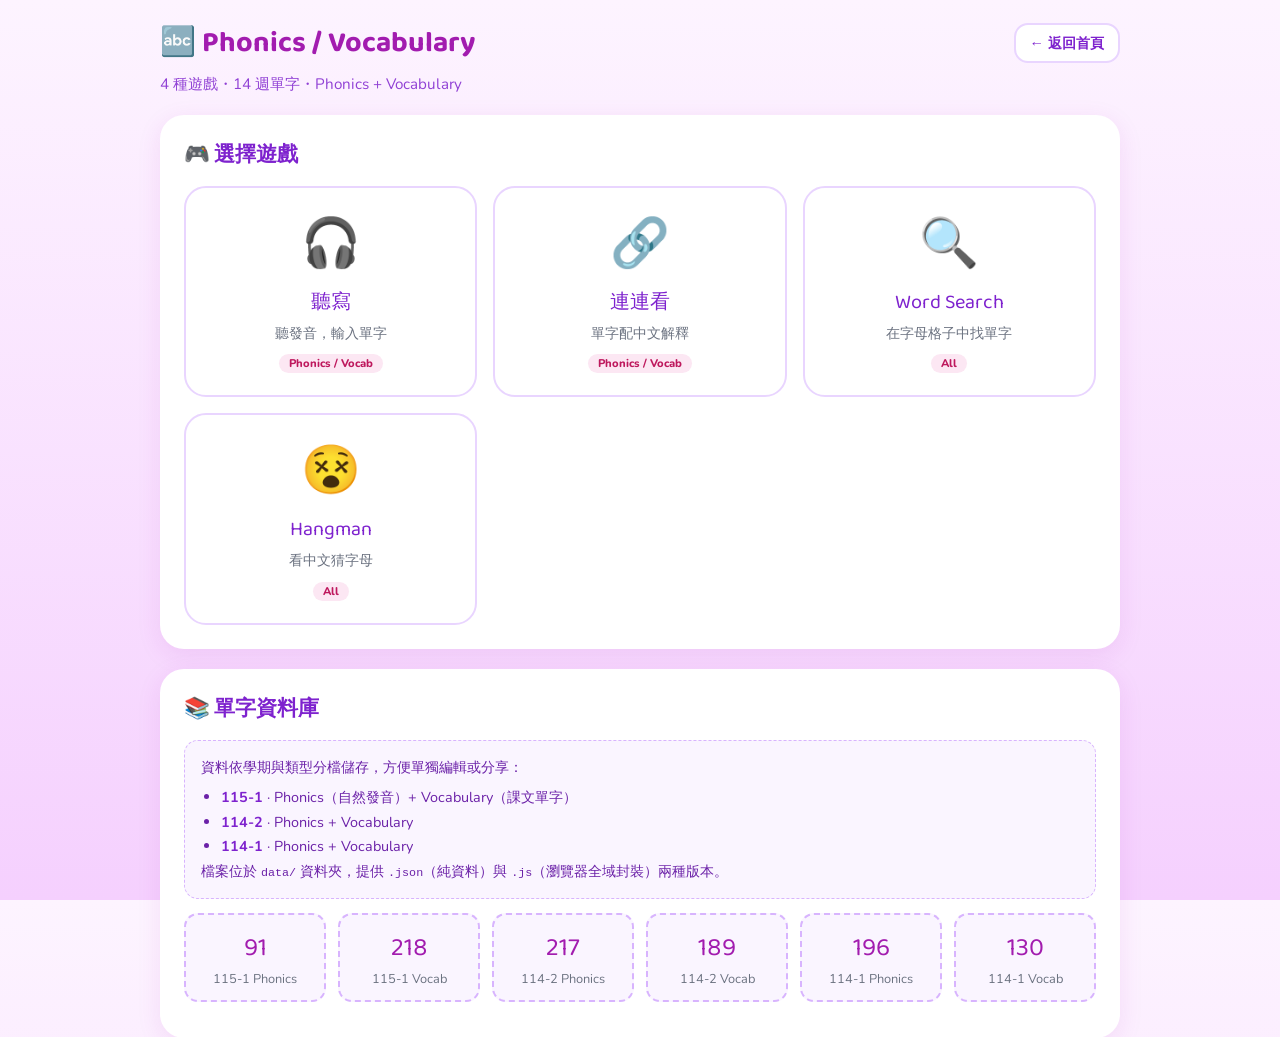
<file: words.html>
<!DOCTYPE html>
<html lang="zh-TW">
<head>
<meta charset="UTF-8">
<meta name="viewport" content="width=device-width, initial-scale=1.0">
<title>Phonics / Vocabulary 單字學習</title>
<link rel="stylesheet" href="games-common.css">
<style>
.hub-grid{display:grid;grid-template-columns:repeat(auto-fill,minmax(220px,1fr));gap:16px;margin-top:8px}
.hub-card{
  background:white;border:2px solid #e9d5ff;border-radius:22px;padding:22px;
  text-decoration:none;color:inherit;transition:transform .2s,box-shadow .2s,border-color .2s;
  text-align:center;display:flex;flex-direction:column;align-items:center;gap:6px;
}
.hub-card:hover{transform:translateY(-4px);border-color:#a855f7;box-shadow:0 12px 28px rgba(168,85,247,.18)}
.hub-card .icon{font-size:3em;margin-bottom:4px}
.hub-card .name{font-family:'Baloo 2',cursive;font-size:1.25em;color:#7e22ce}
.hub-card .desc{font-size:.85em;color:#6b7280;line-height:1.5}
.hub-card .badge{
  display:inline-block;background:#fce7f3;color:#be185d;
  border-radius:999px;padding:2px 10px;font-size:.7em;font-weight:800;margin-top:4px;
}
.info-box{
  background:#faf5ff;border:1px dashed #d8b4fe;border-radius:14px;
  padding:14px 16px;color:#6b21a8;font-size:.9em;line-height:1.7;
}
.info-box b{color:#7e22ce}
.info-box ul{margin:6px 0 0 20px}
</style>
</head>
<body>
<div class="wrap">
  <header class="page-hd">
    <h1>🔤 Phonics / Vocabulary</h1>
    <a class="back" href="index.html">← 返回首頁</a>
  </header>
  <p class="page-sub">4 種遊戲・14 週單字・Phonics + Vocabulary</p>

  <div class="card">
    <h2>🎮 選擇遊戲</h2>
    <div class="hub-grid">
      <a class="hub-card" href="game-dictation.html">
        <span class="icon">🎧</span>
        <span class="name">聽寫</span>
        <span class="desc">聽發音，輸入單字</span>
        <span class="badge">Phonics / Vocab</span>
      </a>
      <a class="hub-card" href="game-matching.html">
        <span class="icon">🔗</span>
        <span class="name">連連看</span>
        <span class="desc">單字配中文解釋</span>
        <span class="badge">Phonics / Vocab</span>
      </a>
      <a class="hub-card" href="game-wordsearch.html">
        <span class="icon">🔍</span>
        <span class="name">Word Search</span>
        <span class="desc">在字母格子中找單字</span>
        <span class="badge">All</span>
      </a>
      <a class="hub-card" href="game-hangman.html">
        <span class="icon">😵</span>
        <span class="name">Hangman</span>
        <span class="desc">看中文猜字母</span>
        <span class="badge">All</span>
      </a>
    </div>
  </div>

  <div class="card">
    <h2>📚 單字資料庫</h2>
    <div class="info-box">
      資料依學期與類型分檔儲存，方便單獨編輯或分享：
      <ul>
        <li><b>115-1</b> · Phonics（自然發音）+ Vocabulary（課文單字）</li>
        <li><b>114-2</b> · Phonics + Vocabulary</li>
        <li><b>114-1</b> · Phonics + Vocabulary</li>
      </ul>
      檔案位於 <code>data/</code> 資料夾，提供 <code>.json</code>（純資料）與 <code>.js</code>（瀏覽器全域封裝）兩種版本。
    </div>
    <div id="stats" class="stat-row" style="margin-top:14px"></div>
  </div>
</div>

<script src="data/phonics-115-1.js"></script>
<script src="data/vocabulary-115-1.js"></script>
<script src="data/phonics-114-2.js"></script>
<script src="data/vocabulary-114-2.js"></script>
<script src="data/phonics-114-1.js"></script>
<script src="data/vocabulary-114-1.js"></script>
<script src="games-common.js"></script>
<script>
(function(){
  var stats = document.getElementById('stats');
  function cnt(arr){ return (arr||[]).length; }
  var data = [
    {label:'115-1 Phonics', n:cnt(window.PHONICS_115_1)},
    {label:'115-1 Vocab', n:cnt(window.VOCAB_115_1)},
    {label:'114-2 Phonics', n:cnt(window.PHONICS_114_2)},
    {label:'114-2 Vocab', n:cnt(window.VOCAB_114_2)},
    {label:'114-1 Phonics', n:cnt(window.PHONICS_114_1)},
    {label:'114-1 Vocab', n:cnt(window.VOCAB_114_1)}
  ];
  data.forEach(function(d){
    var box = el('div',{cls:'stat-box'},[
      el('div',{cls:'n',text:d.n}),
      el('div',{cls:'l',text:d.label})
    ]);
    stats.appendChild(box);
  });
})();
</script>
</body>
</html>
</file>
<file: games-common.css>
/* ===== 英文複習樂園 · 共用樣式 ===== */
@import url('https://fonts.googleapis.com/css2?family=Nunito:wght@400;700;900&family=Baloo+2:wght@700;800&display=swap');

*{box-sizing:border-box;margin:0;padding:0}
html,body{height:100%}
body{
  font-family:'Nunito','Microsoft JhengHei',sans-serif;
  min-height:100vh;
  background:linear-gradient(180deg,#fdf4ff,#f5d0fe);
  color:#1f2937;
  padding:20px 16px;
}
.wrap{max-width:960px;margin:0 auto}

/* 頁首 */
.page-hd{
  display:flex;align-items:center;justify-content:space-between;
  margin-bottom:8px;flex-wrap:wrap;gap:8px;
}
.page-hd h1{font-family:'Baloo 2',cursive;font-size:1.8em;color:#a21caf;display:flex;align-items:center;gap:8px}
.page-hd .back{
  background:#fff;border:2px solid #e9d5ff;border-radius:14px;
  padding:8px 14px;color:#7e22ce;font-weight:700;text-decoration:none;font-size:.9em;
}
.page-hd .back:hover{background:#f3e8ff}
.page-sub{color:#7e22ce;font-size:.95em;opacity:.85;margin-bottom:20px}

/* 卡片 */
.card{
  background:white;border-radius:24px;padding:24px;margin-bottom:20px;
  box-shadow:0 6px 24px rgba(162,28,175,.1);
}
.card h2{
  font-family:'Baloo 2',cursive;font-size:1.3em;color:#7e22ce;
  margin-bottom:14px;display:flex;align-items:center;gap:8px;
}
.card h3{
  font-family:'Baloo 2',cursive;font-size:1.05em;color:#a21caf;
  margin-bottom:10px;
}

/* 按鈕 */
.btn{
  background:#a855f7;color:white;border:none;border-radius:14px;
  padding:10px 20px;font-weight:800;cursor:pointer;font-family:inherit;
  font-size:1em;transition:transform .15s,background .15s;
}
.btn:hover{background:#9333ea;transform:translateY(-1px)}
.btn:disabled{background:#d4d4d8;cursor:not-allowed;transform:none}
.btn-outline{
  background:white;color:#7e22ce;border:2px solid #e9d5ff;
  border-radius:14px;padding:8px 16px;font-weight:700;cursor:pointer;
  font-family:inherit;font-size:.9em;
}
.btn-outline:hover{background:#f3e8ff}
.btn-ghost{
  background:transparent;color:#6b7280;border:none;padding:6px 12px;
  cursor:pointer;font-family:inherit;font-size:.9em;
}
.btn-ghost:hover{color:#7e22ce}
.btn-sm{padding:6px 12px;font-size:.85em}
.btn-lg{padding:14px 28px;font-size:1.1em}
.btn-row{display:flex;gap:10px;flex-wrap:wrap;margin-top:12px}

/* 範圍選擇 */
.term-section{
  border:2px solid #e9d5ff;border-radius:18px;padding:16px;margin-bottom:14px;
  background:#faf5ff;
}
.term-section-hd{
  display:flex;align-items:center;justify-content:space-between;
  margin-bottom:10px;
}
.term-badge{
  background:#a855f7;color:white;padding:4px 12px;border-radius:999px;
  font-size:.85em;font-weight:800;
}
.term-badge.t2{background:#ec4899}
.term-badge.t3{background:#0ea5e9}
.week-grid{display:flex;flex-wrap:wrap;gap:8px}
.week-chip{
  background:white;border:2px solid transparent;border-radius:10px;
  padding:6px 14px;cursor:pointer;color:#6b7280;font-weight:700;font-size:.9em;
  box-shadow:0 1px 3px rgba(0,0,0,.08);transition:all .15s;
  font-family:inherit;
}
.week-chip.on{border-color:#a855f7;color:#7e22ce;background:#faf5ff;box-shadow:0 2px 8px rgba(168,85,247,.2)}
.week-chip:hover{background:#f3e8ff}

/* 內容型選擇（phonics/vocab） */
.type-grid{display:grid;grid-template-columns:1fr 1fr;gap:12px;margin-bottom:18px}
@media(max-width:480px){.type-grid{grid-template-columns:1fr}}
.type-card{
  background:white;border:2px solid #e9d5ff;border-radius:18px;padding:18px;
  cursor:pointer;text-align:center;transition:all .15s;font-family:inherit;
}
.type-card:hover{border-color:#a855f7;transform:translateY(-2px);box-shadow:0 6px 18px rgba(168,85,247,.15)}
.type-card.on{background:#faf5ff;border-color:#a855f7;box-shadow:0 6px 18px rgba(168,85,247,.2)}
.type-card .emoji{font-size:2.2em;margin-bottom:6px}
.type-card .nm{font-family:'Baloo 2',cursive;font-size:1.1em;color:#7e22ce}
.type-card .ds{font-size:.8em;color:#6b7280;margin-top:2px}

/* 題目/回答 */
.question-box{
  background:#fef3c7;border:2px solid #fbbf24;border-radius:18px;
  padding:20px;margin-bottom:16px;text-align:center;
}
.question-box .qhint{color:#92400e;font-size:.9em;margin-bottom:8px;font-weight:700}
.question-box .qmain{font-family:'Baloo 2',cursive;font-size:1.4em;color:#78350f}
.question-box .qword{
  font-family:'Baloo 2',cursive;font-size:1.8em;color:#a21caf;margin:12px 0 4px;
}

.input-wrap{display:flex;gap:8px;flex-wrap:wrap;justify-content:center;margin-bottom:10px}
input[type=text]{
  padding:12px 14px;border:2px solid #e9d5ff;border-radius:12px;
  font-size:1.1em;font-family:inherit;font-weight:700;color:#1f2937;min-width:220px;
  outline:none;text-align:center;
}
input[type=text]:focus{border-color:#a855f7;box-shadow:0 0 0 4px #e9d5ff}
input.correct{border-color:#16a34a;background:#dcfce7;color:#15803d}
input.wrong{border-color:#dc2626;background:#fee2e2;color:#b91c1c}

/* 進度條 */
.progress{background:#e5e7eb;border-radius:999px;height:10px;overflow:hidden;margin-bottom:6px}
.progress .bar{background:linear-gradient(90deg,#a855f7,#ec4899);height:100%;transition:width .3s;border-radius:999px}
.prog-meta{display:flex;justify-content:space-between;font-size:.85em;color:#7e22ce;margin-bottom:12px}

/* 統計 */
.score-pill{
  display:inline-block;background:#dcfce7;color:#15803d;
  padding:4px 14px;border-radius:999px;font-weight:800;font-size:.9em;
}
.score-pill.red{background:#fee2e2;color:#b91c1c}
.stat-row{display:flex;gap:12px;flex-wrap:wrap;margin:12px 0}
.stat-box{
  background:#faf5ff;border:2px dashed #d8b4fe;border-radius:14px;
  padding:12px 16px;flex:1;min-width:110px;text-align:center;
}
.stat-box .n{font-family:'Baloo 2',cursive;font-size:1.6em;color:#a21caf}
.stat-box .l{font-size:.8em;color:#6b7280;margin-top:2px}

/* 反饋訊息 */
.feedback{
  padding:12px 16px;border-radius:12px;margin:10px 0;font-weight:700;
  text-align:center;
}
.feedback.ok{background:#dcfce7;color:#15803d}
.feedback.ng{background:#fee2e2;color:#b91c1c}
.feedback.info{background:#dbeafe;color:#1e40af}

/* 定義提示 */
.def-hint{
  background:#faf5ff;border-left:4px solid #a855f7;
  border-radius:10px;padding:10px 14px;margin:10px 0;color:#6b21a8;
  font-size:.95em;line-height:1.6;
}

/* 隱藏 */
.hidden{display:none !important}

/* 工具 */
.flex{display:flex}
.flex-between{display:flex;justify-content:space-between;align-items:center}
.gap-8{gap:8px}
.gap-12{gap:12px}
.mt-8{margin-top:8px}
.mt-12{margin-top:12px}
.mt-20{margin-top:20px}
.mb-8{margin-bottom:8px}
.mb-12{margin-bottom:12px}
.text-center{text-align:center}
.small{font-size:.85em;color:#6b7280}
</file>
